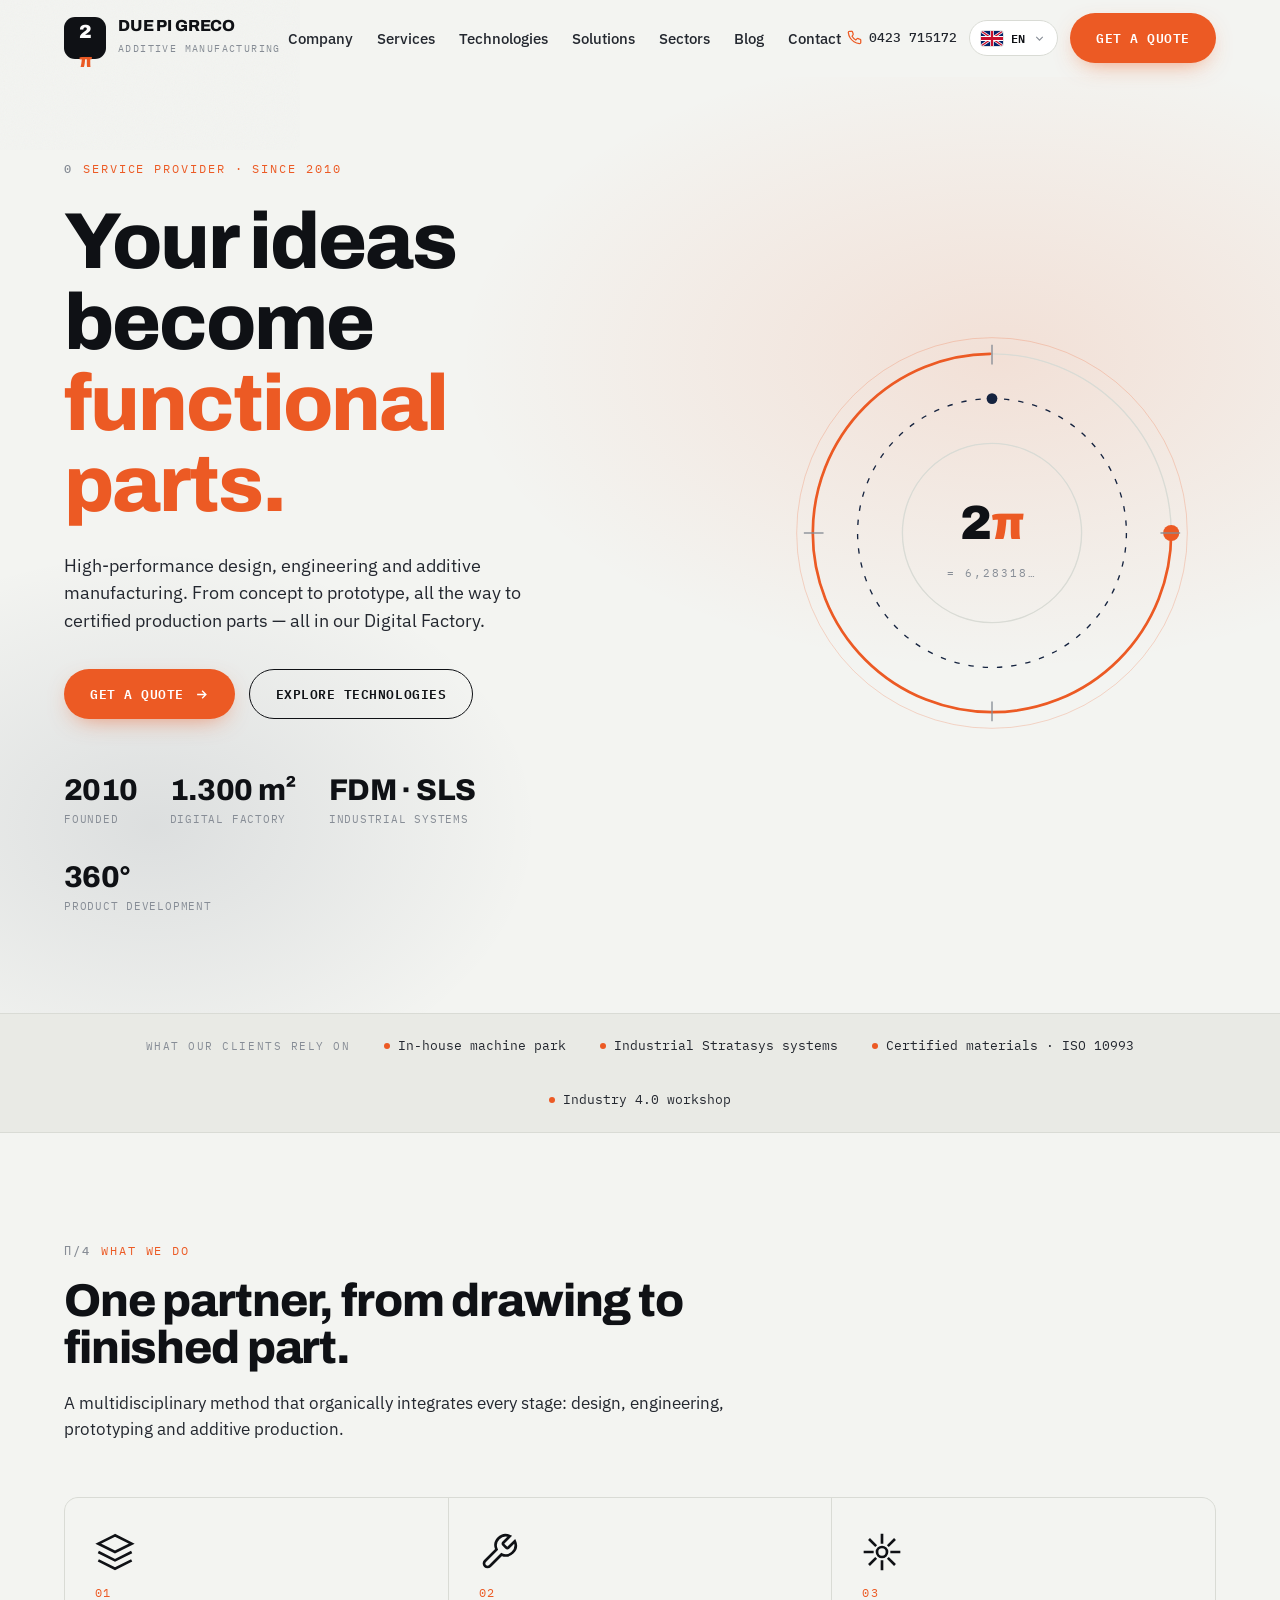
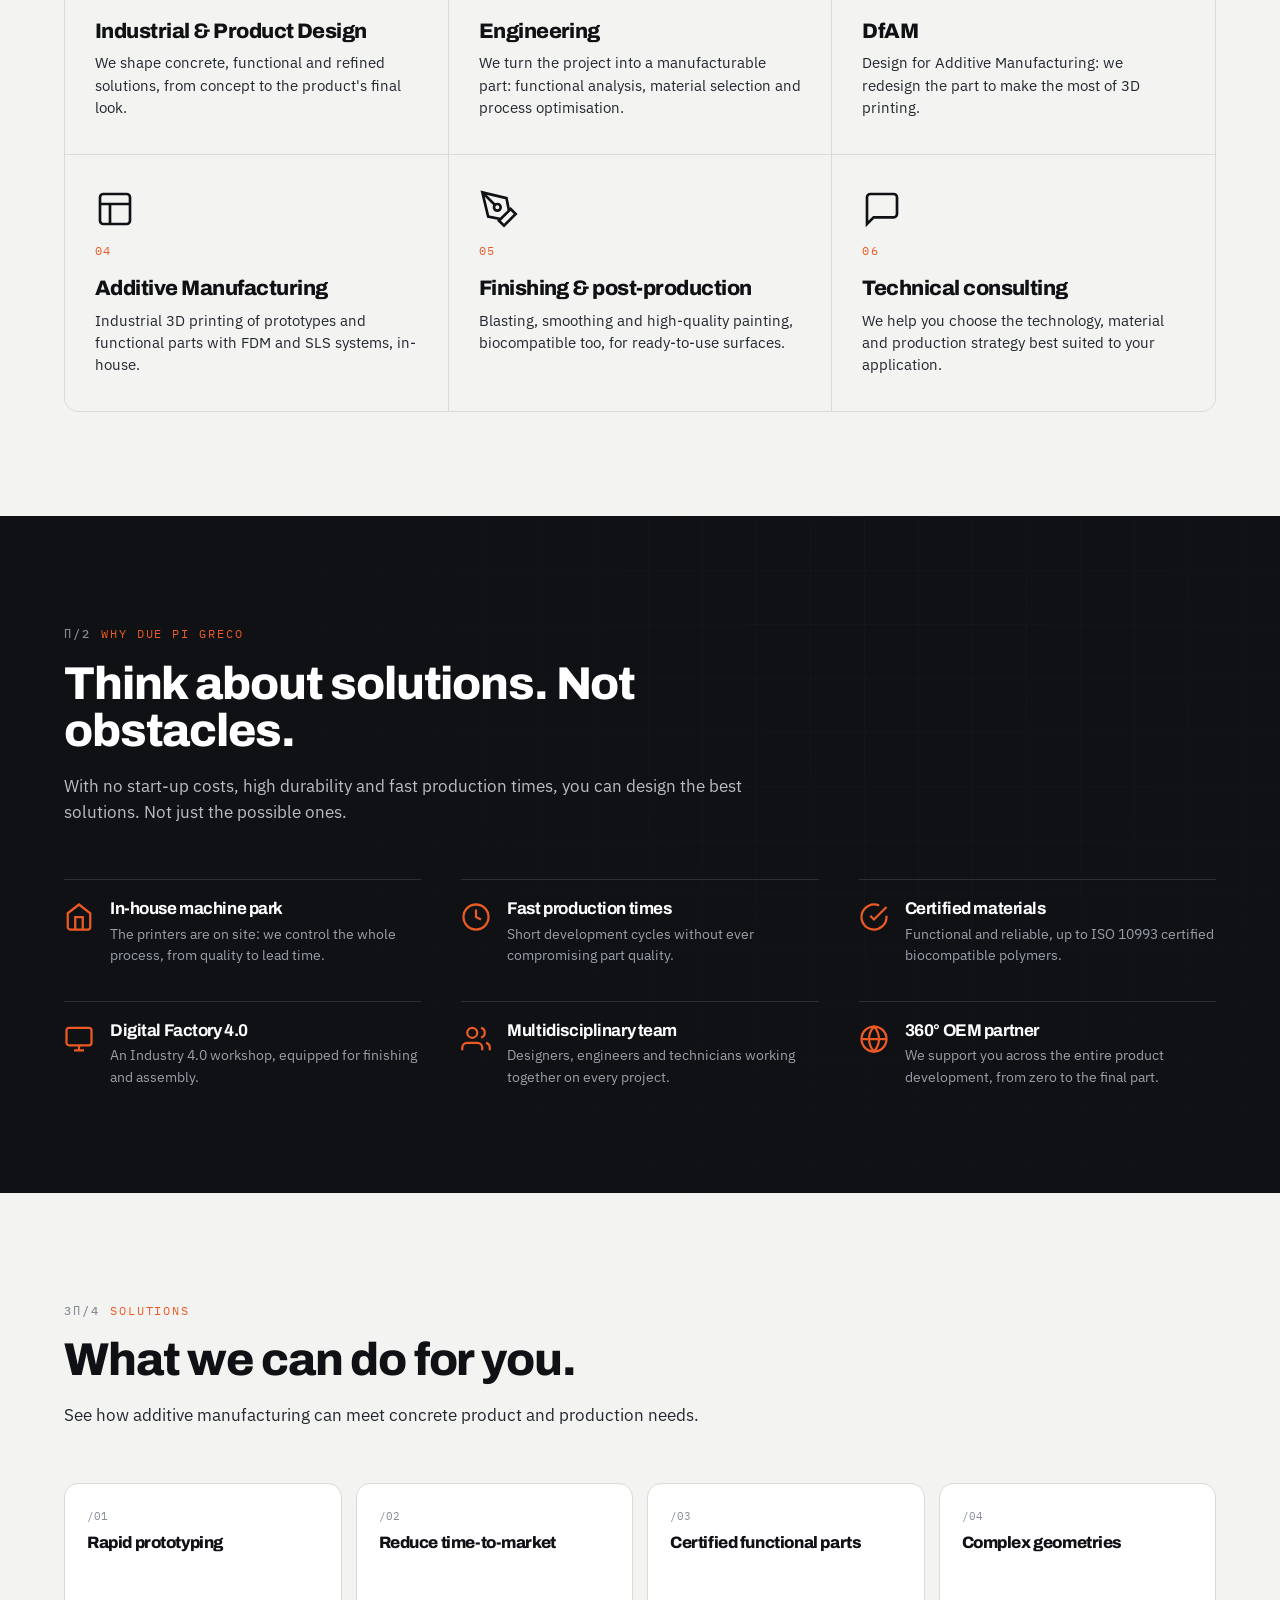
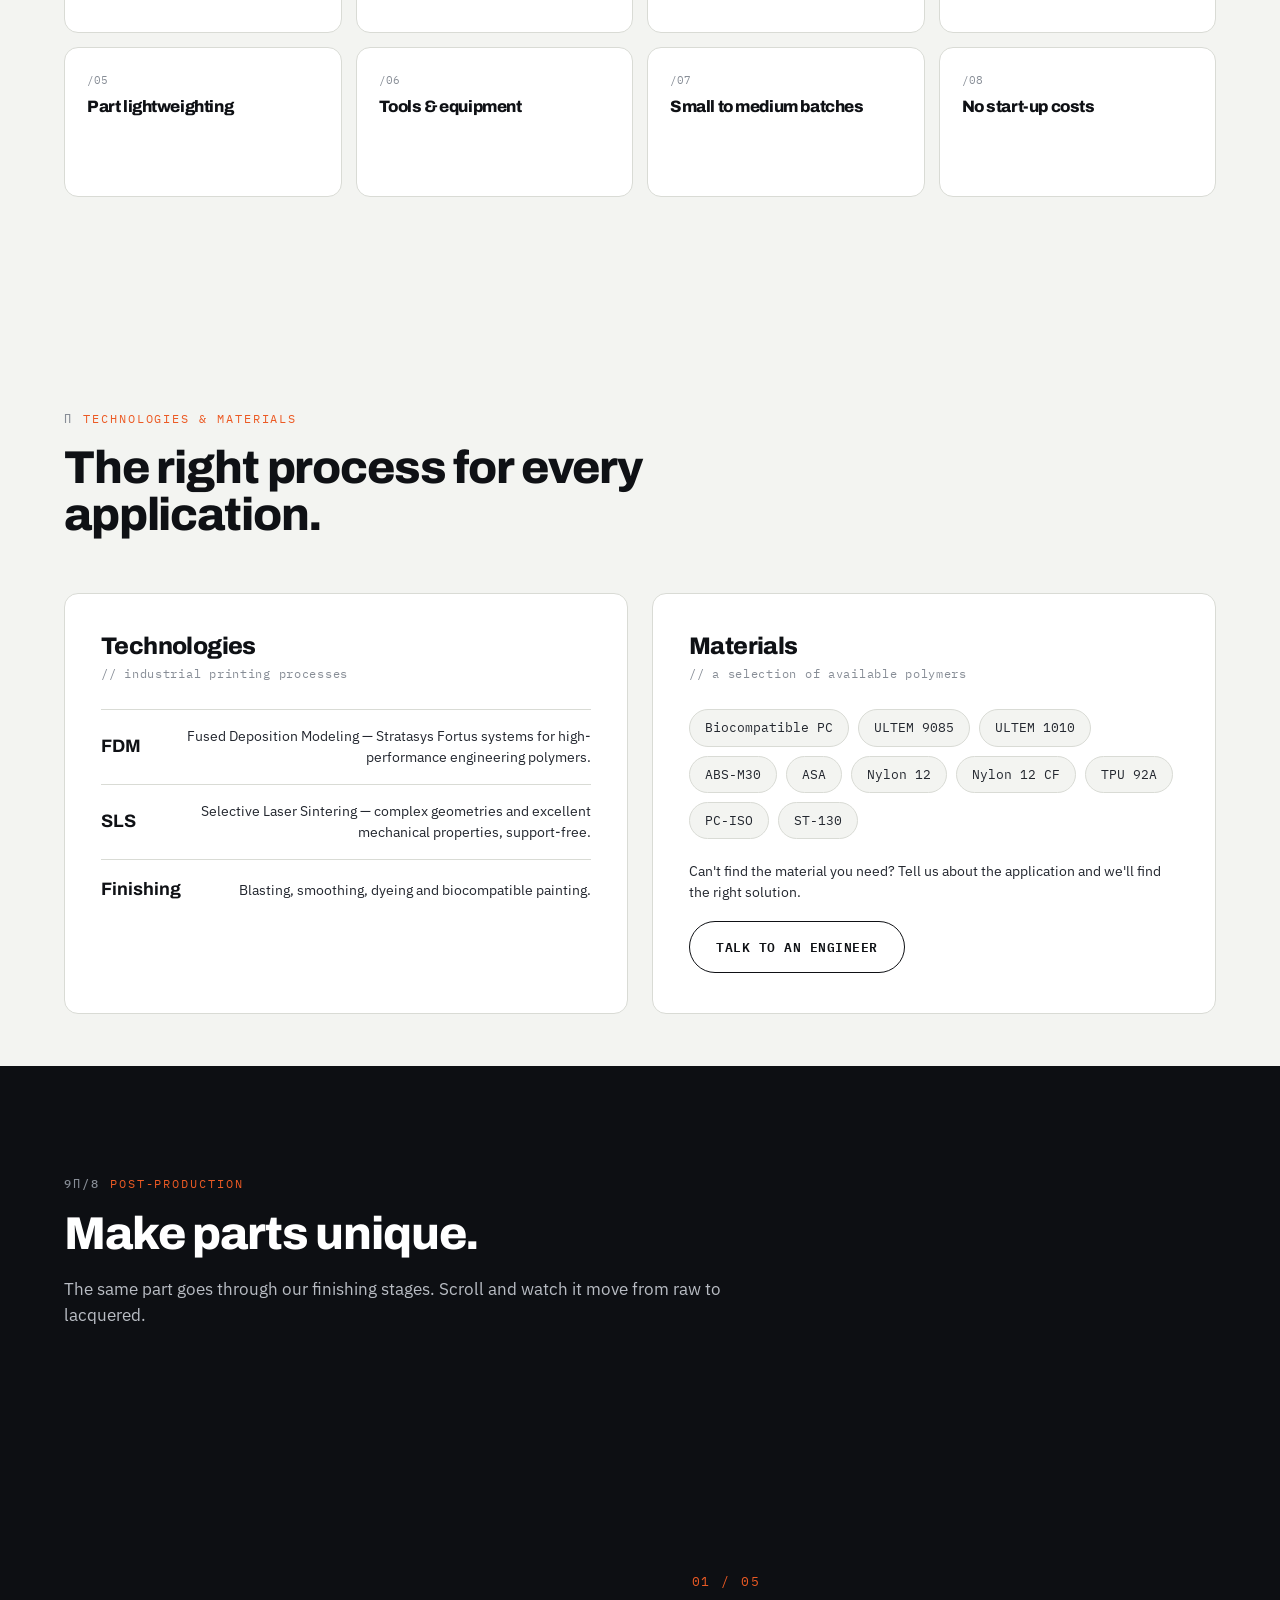
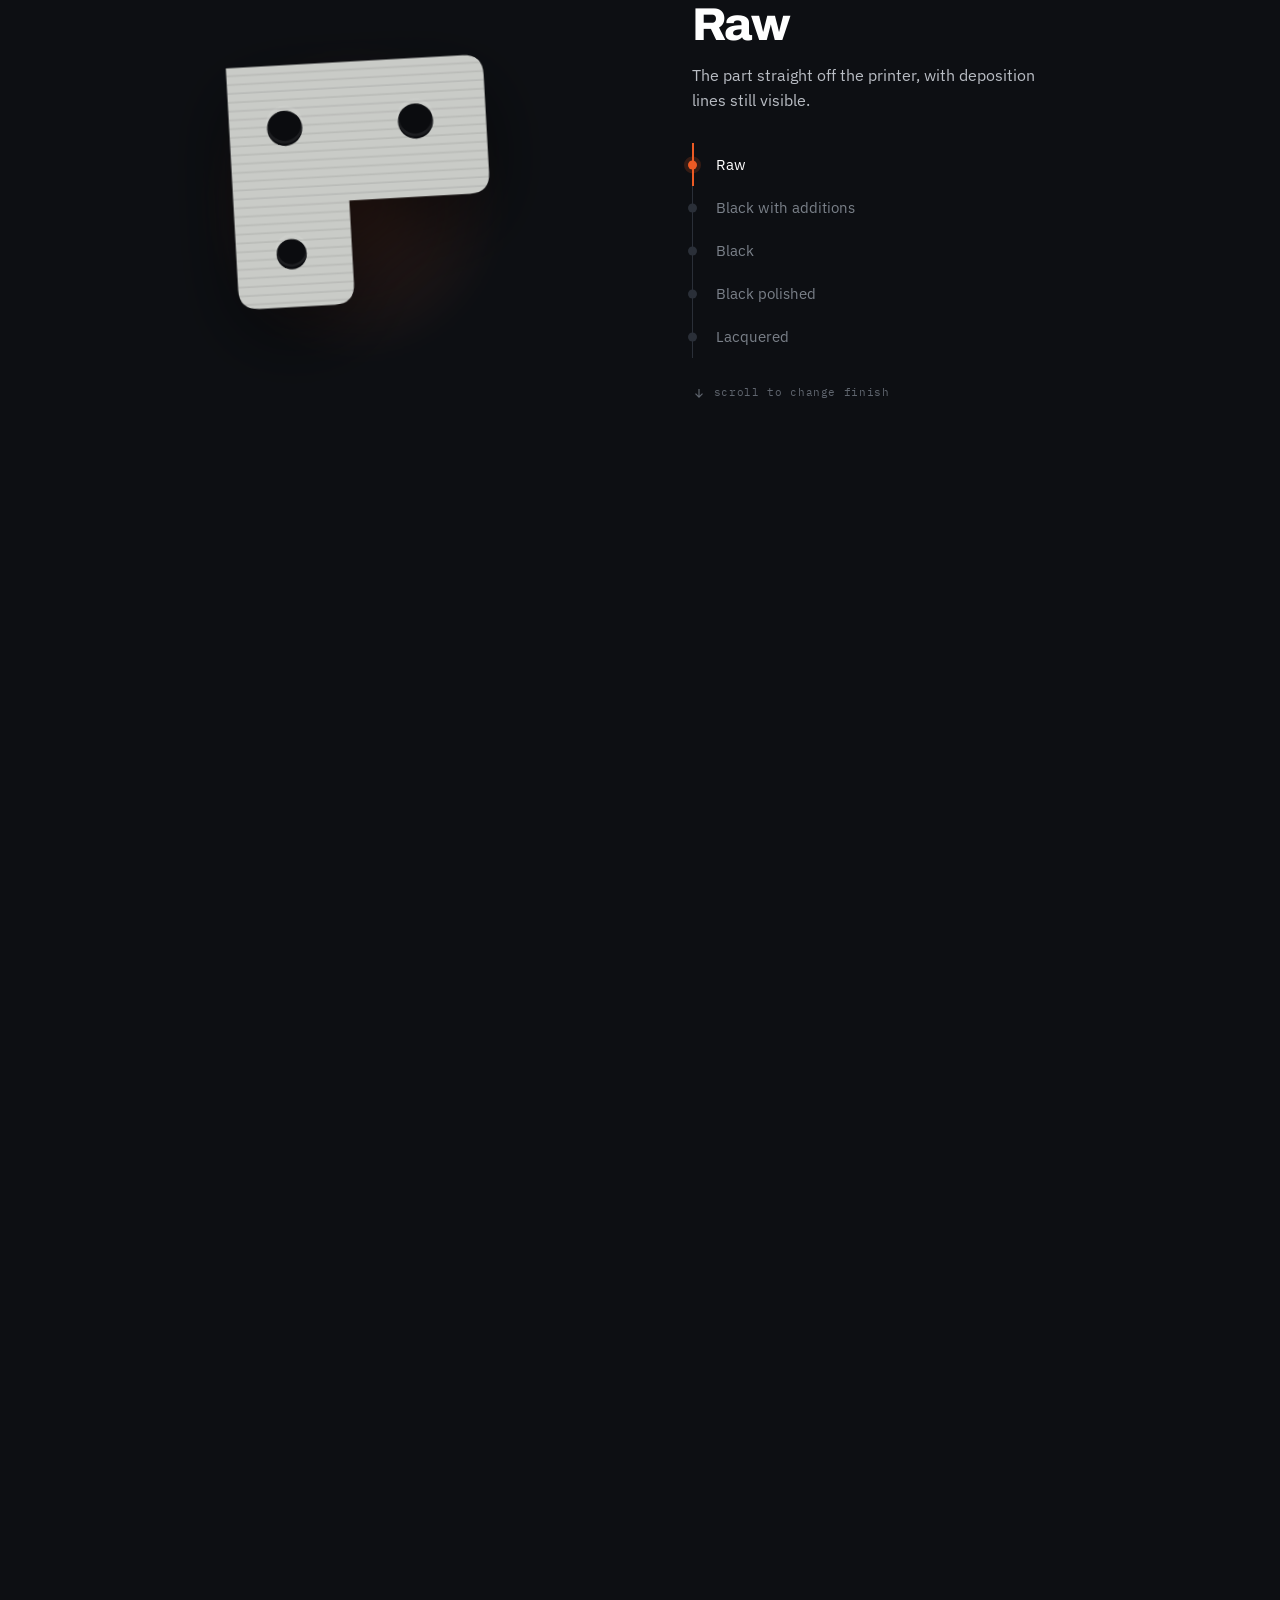
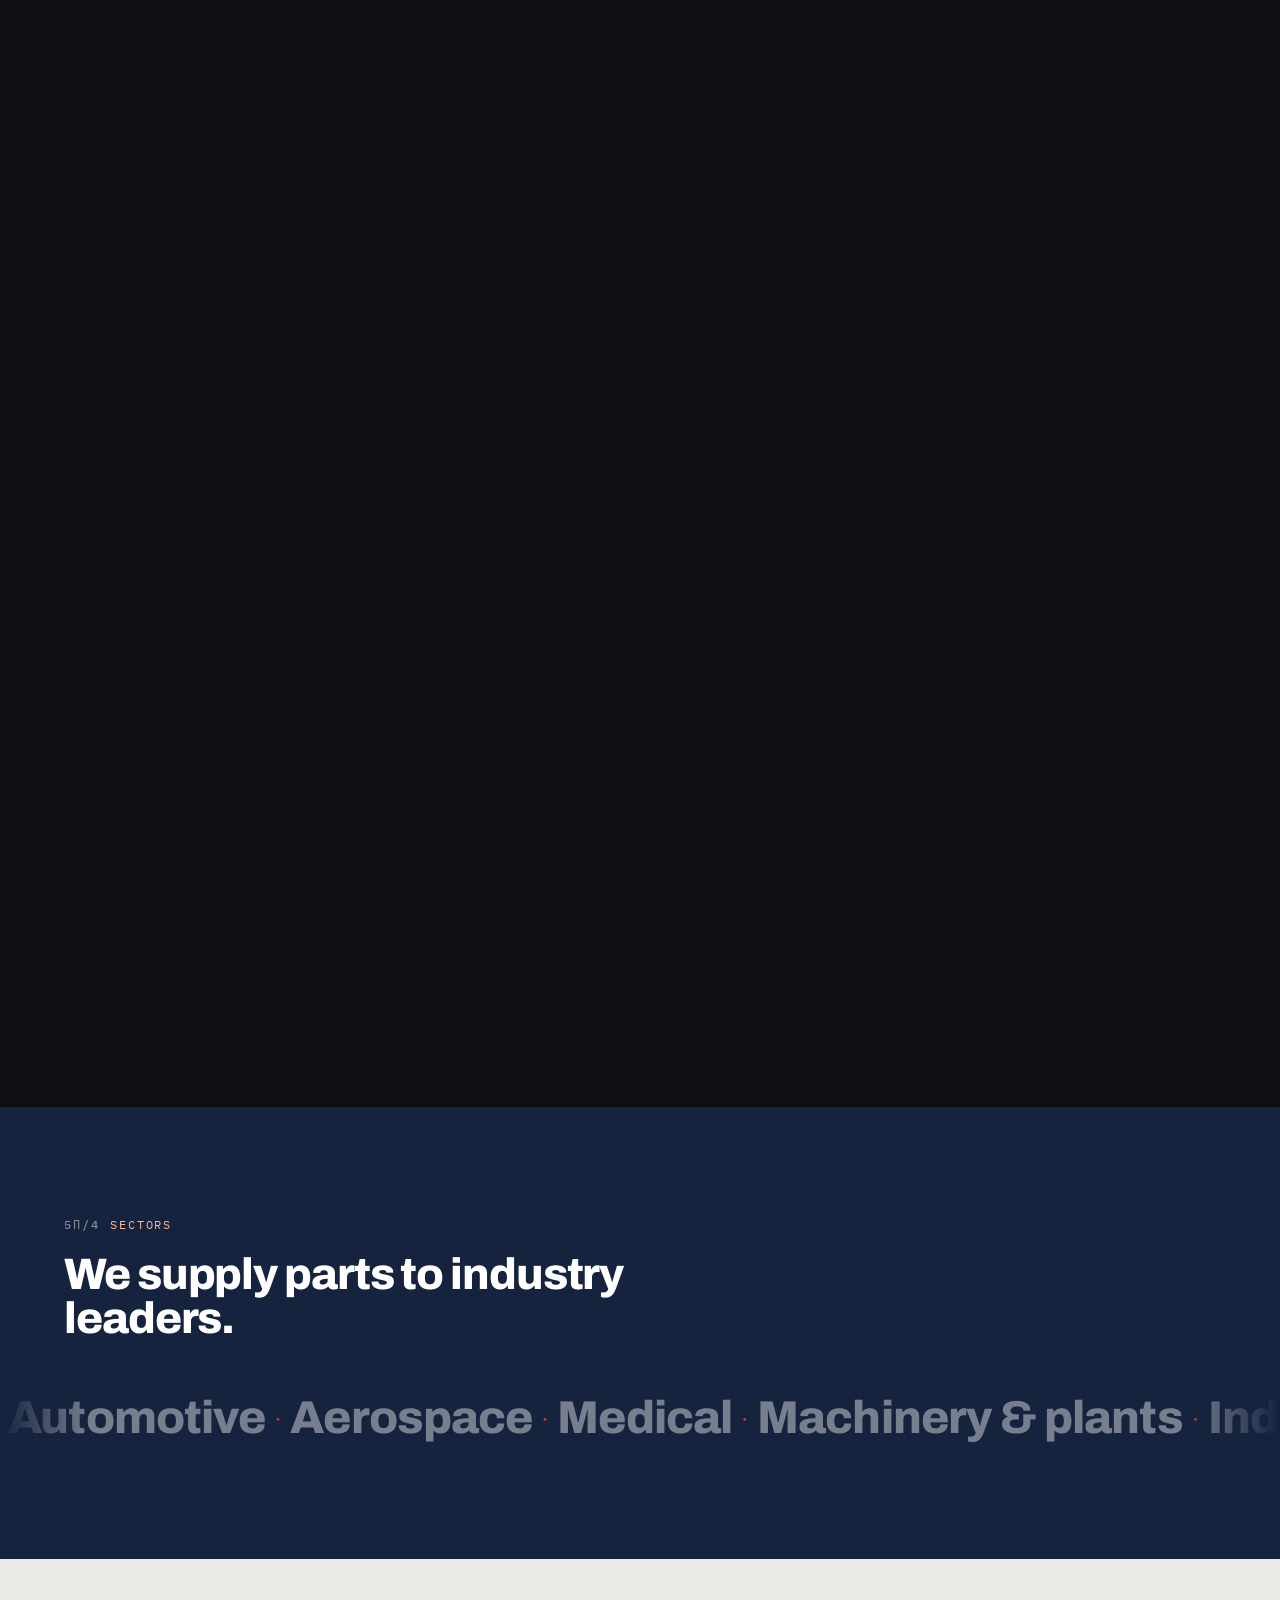
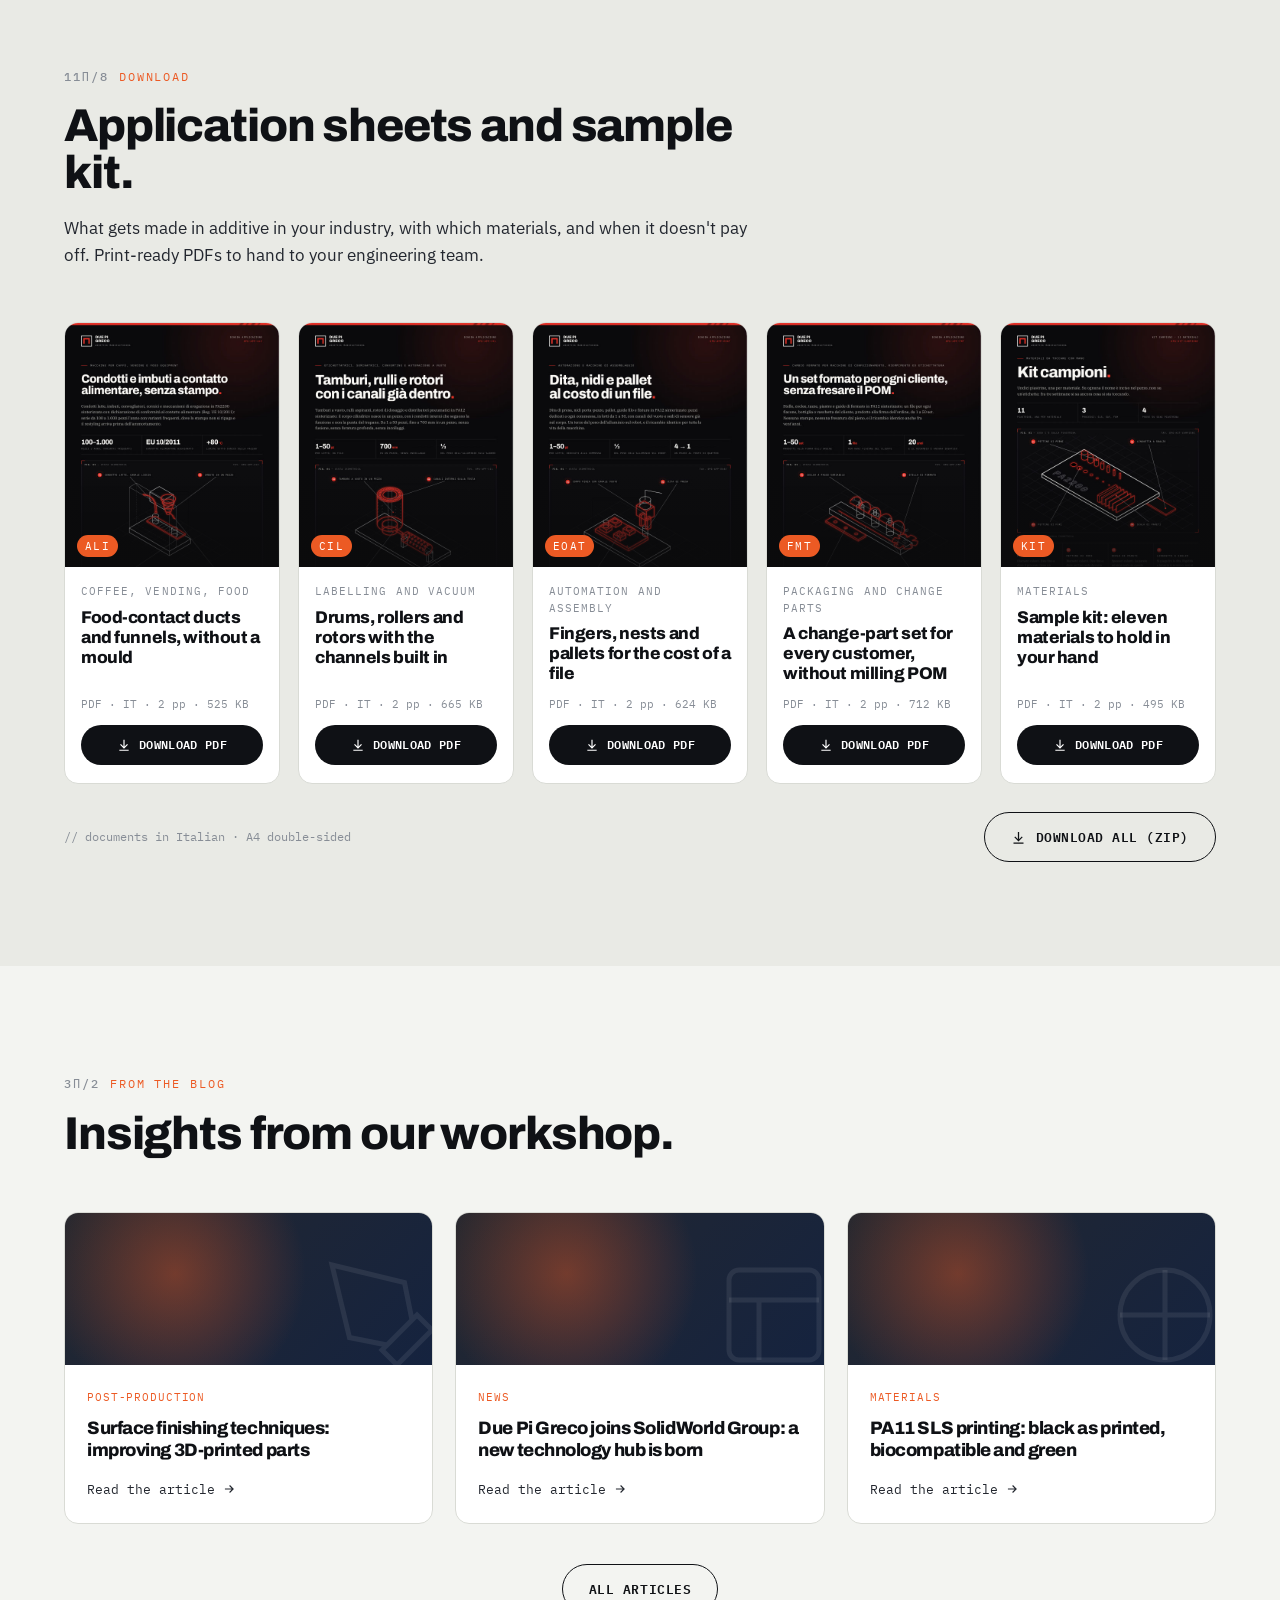
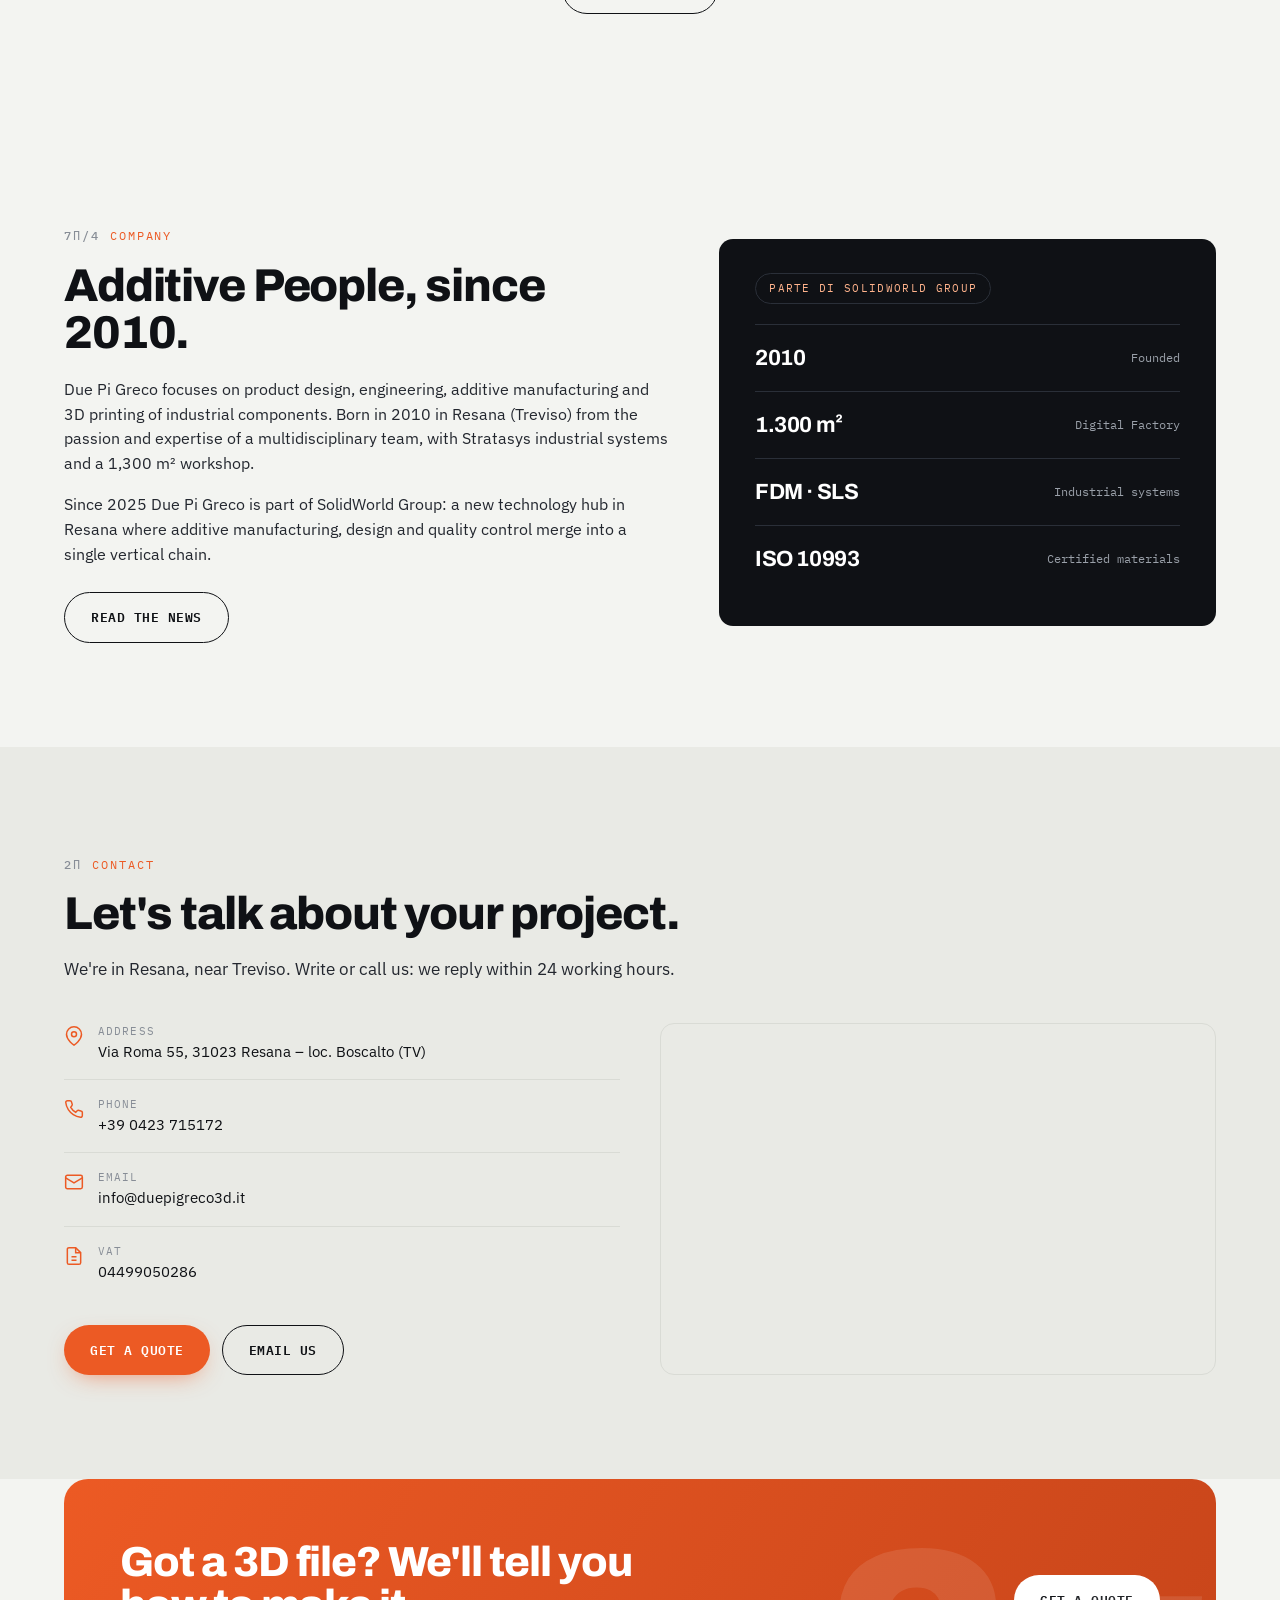
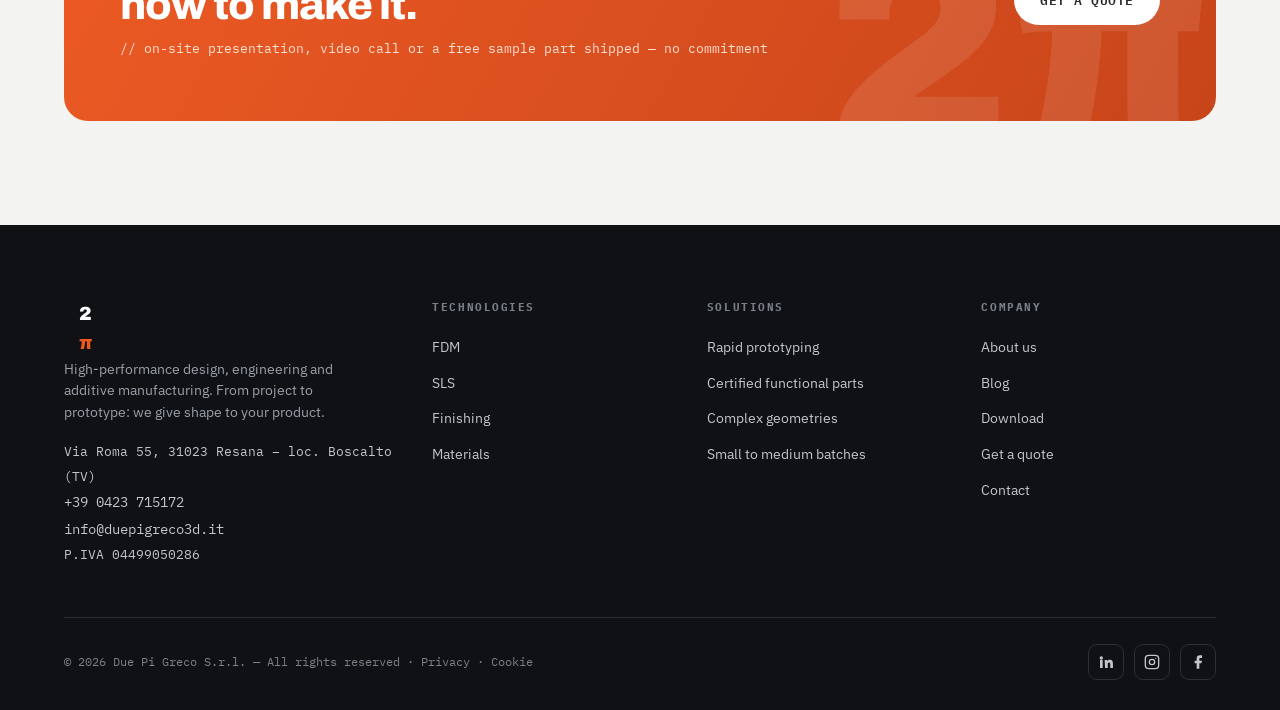
<file: Index.html>
<!DOCTYPE html>
<html lang="it">
<head>
<meta charset="UTF-8">
<meta name="viewport" content="width=device-width, initial-scale=1.0">
<title>Due Pi Greco — Additive Manufacturing & Stampa 3D industriale</title>
<link rel="preconnect" href="https://fonts.googleapis.com">
<link rel="preconnect" href="https://fonts.gstatic.com" crossorigin>
<link href="https://fonts.googleapis.com/css2?family=Archivo:wght@500;600;700;800;900&family=IBM+Plex+Mono:wght@400;500;600&family=IBM+Plex+Sans:wght@400;500;600;700&display=swap" rel="stylesheet">
<style>
  :root{
    --ink:#0f1115; --ink-2:#23272f; --paper:#f3f4f1; --paper-2:#e9eae5;
    --grey:#878d96; --line:#d9dbd5; --line-2:#2a2f38;
    --accent:#ec5a24; --accent-2:#ff7a47; --accent-deep:#c8451a;
    --blueprint:#15233f;
    --display:'Archivo',sans-serif; --body:'IBM Plex Sans',sans-serif; --mono:'IBM Plex Mono',monospace;
    --r:14px; --maxw:1200px;
  }
  *{box-sizing:border-box;margin:0;padding:0}
  html{scroll-behavior:smooth;scrollbar-color:var(--accent) transparent}
  @media (prefers-reduced-motion:reduce){html{scroll-behavior:auto}}
  body{font-family:var(--body);background:var(--paper);color:var(--ink);line-height:1.55;-webkit-font-smoothing:antialiased;overflow-x:hidden;position:relative}
  a{color:inherit;text-decoration:none}
  img{max-width:100%;display:block}
  ::selection{background:var(--accent);color:#fff}
  :focus-visible{outline:2px solid var(--accent);outline-offset:3px;border-radius:4px}
  .wrap{max-width:var(--maxw);margin:0 auto;padding:0 24px}
  section{padding:104px 0;scroll-margin-top:88px;position:relative}

  .grain{position:fixed;inset:0;pointer-events:none;z-index:300;opacity:.04;mix-blend-mode:multiply}
  .scrollbar{position:fixed;top:0;left:0;height:3px;width:0;background:linear-gradient(90deg,var(--accent),var(--accent-2));z-index:400;transition:width .08s linear}

  .eyebrow{font-family:var(--mono);font-size:12px;letter-spacing:.16em;text-transform:uppercase;color:var(--accent);display:inline-flex;align-items:center;gap:10px}
  .eyebrow::before{content:attr(data-rad);color:var(--grey);font-weight:500}
  h1,h2,h3{font-family:var(--display);font-weight:800;letter-spacing:-.025em;line-height:1.02}

  .btn{font-family:var(--mono);font-weight:600;font-size:13px;letter-spacing:.04em;text-transform:uppercase;cursor:pointer;border:none;border-radius:999px;padding:14px 26px;display:inline-flex;align-items:center;gap:10px;transition:transform .2s cubic-bezier(.2,.7,.2,1),background .2s,color .2s,box-shadow .2s}
  .btn svg{width:15px;height:15px;transition:transform .2s}
  .btn-accent{background:var(--accent);color:#fff;box-shadow:0 8px 24px -10px rgba(236,90,36,.7)}
  .btn-accent:hover{background:var(--accent-deep);transform:translateY(-2px);box-shadow:0 14px 30px -10px rgba(236,90,36,.8)}
  .btn-accent:hover svg{transform:translateX(4px)}
  .btn-ghost{background:transparent;color:var(--ink);border:1.5px solid var(--ink)}
  .btn-ghost:hover{background:var(--ink);color:#fff;transform:translateY(-2px)}
  .btn-light{background:#fff;color:var(--ink)}
  .btn-light:hover{transform:translateY(-2px);box-shadow:0 14px 30px -12px rgba(0,0,0,.4)}

  header{position:sticky;top:0;z-index:60;background:rgba(243,244,241,.82);backdrop-filter:blur(14px);border-bottom:1px solid transparent;transition:border-color .25s,box-shadow .25s}
  header.scrolled{border-bottom-color:var(--line);box-shadow:0 6px 26px -18px rgba(15,17,21,.5)}
  .nav{display:flex;align-items:center;justify-content:space-between;height:76px;transition:height .25s}
  header.scrolled .nav{height:64px}
  .brand{display:flex;align-items:center;gap:12px}
  .mark{width:42px;height:42px;border-radius:11px;background:var(--ink);display:grid;place-items:center;color:#fff;font-family:var(--display);font-weight:900;font-size:19px;flex-shrink:0;transition:transform .3s}
  .brand:hover .mark{transform:rotate(-8deg)}
  .mark span{color:var(--accent)}
  .brand b{font-family:var(--display);font-weight:800;font-size:16px;letter-spacing:-.01em;display:block;line-height:1}
  .brand small{font-family:var(--mono);font-size:10px;letter-spacing:.14em;text-transform:uppercase;color:var(--grey)}
  .menu{display:flex;gap:24px;list-style:none}
  .menu a{font-size:14.5px;font-weight:500;color:var(--ink-2);position:relative;padding:4px 0}
  .menu a::after{content:'';position:absolute;left:0;bottom:-2px;width:0;height:2px;background:var(--accent);transition:width .22s}
  .menu a:hover{color:var(--accent)}.menu a:hover::after{width:100%}
  .nav-actions{display:flex;align-items:center;gap:12px}
  .phone{font-family:var(--mono);font-size:13px;font-weight:500;color:var(--ink-2);display:flex;align-items:center;gap:7px;white-space:nowrap}
  .phone svg{width:15px;height:15px;color:var(--accent)}
  .burger{display:none;flex-direction:column;gap:5px;background:none;border:none;cursor:pointer;padding:8px}
  .burger span{width:24px;height:2px;background:var(--ink);display:block;transition:.2s}

  /* language switcher */
  .lang{position:relative}
  .lang-btn{display:flex;align-items:center;gap:8px;background:#fff;border:1.5px solid var(--line);border-radius:999px;padding:7px 11px;cursor:pointer;font-family:var(--mono);font-size:12px;font-weight:600;color:var(--ink);transition:border-color .2s}
  .lang-btn:hover{border-color:var(--accent)}
  .lang-btn .chev{width:13px;height:13px;color:var(--grey);transition:transform .2s}
  .lang-btn[aria-expanded="true"] .chev{transform:rotate(180deg)}
  .flag{width:22px;height:15px;border-radius:3px;overflow:hidden;display:inline-block;box-shadow:0 0 0 1px rgba(15,17,21,.12);flex-shrink:0}
  .flag svg{width:100%;height:100%;display:block}
  .lang-menu{position:absolute;right:0;top:calc(100% + 8px);background:#fff;border:1px solid var(--line);border-radius:13px;box-shadow:0 18px 44px -18px rgba(15,17,21,.4);padding:6px;min-width:182px;opacity:0;visibility:hidden;transform:translateY(-6px);transition:.18s;z-index:70}
  .lang-menu.open{opacity:1;visibility:visible;transform:none}
  .lang-menu button{display:flex;align-items:center;gap:11px;width:100%;background:none;border:none;cursor:pointer;padding:10px 12px;border-radius:9px;font-family:var(--body);font-size:14.5px;color:var(--ink-2);text-align:left;transition:background .15s}
  .lang-menu button:hover{background:var(--paper)}
  .lang-menu button[aria-selected="true"]{color:var(--accent);font-weight:600}

  .hero{padding:78px 0 96px;overflow:hidden}
  .hero::before{content:'';position:absolute;inset:0;z-index:-1;background:radial-gradient(900px 520px at 78% 30%,rgba(236,90,36,.13),transparent 60%),radial-gradient(700px 500px at 12% 80%,rgba(21,35,63,.10),transparent 55%)}
  .hero-grid{display:grid;grid-template-columns:1.05fr .95fr;gap:50px;align-items:center}
  .hero-h1{font-size:clamp(42px,6.2vw,80px);margin:22px 0 0}
  .hero-h1 span{display:block}
  .hero-h1 .accent{color:var(--accent)}
  .lead{font-size:18px;color:var(--ink-2);max-width:520px;margin:26px 0 34px}
  .hero-cta{display:flex;gap:14px;flex-wrap:wrap}
  .hero-stats{display:flex;gap:32px;margin-top:56px;flex-wrap:wrap}
  .stat b{font-family:var(--display);font-size:30px;font-weight:800;display:block;line-height:1;letter-spacing:-.02em}
  .stat span{font-family:var(--mono);font-size:11px;letter-spacing:.07em;text-transform:uppercase;color:var(--grey)}

  .geo{position:relative;aspect-ratio:1/1;width:100%;max-width:448px;margin-left:auto}
  .geo svg{width:100%;height:100%;overflow:visible}
  .spin{transform-origin:250px 250px;animation:spin 28s linear infinite}
  .spin-rev{transform-origin:250px 250px;animation:spin 44s linear infinite reverse}
  @keyframes spin{to{transform:rotate(360deg)}}
  .pulse{animation:pulse 4s ease-in-out infinite}
  @keyframes pulse{0%,100%{opacity:.5}50%{opacity:1}}
  @media (prefers-reduced-motion:reduce){.spin,.spin-rev,.pulse{animation:none}}
  .geo-cap{position:absolute;left:50%;top:50%;transform:translate(-50%,-50%);text-align:center;font-family:var(--display)}
  .geo-cap b{font-size:48px;font-weight:900;display:block;color:var(--ink);letter-spacing:-.03em}
  .geo-cap b i{font-style:normal;color:var(--accent)}
  .geo-cap span{font-family:var(--mono);font-size:11px;letter-spacing:.18em;text-transform:uppercase;color:var(--grey)}

  .trust{border-top:1px solid var(--line);border-bottom:1px solid var(--line);background:var(--paper-2);padding:22px 0}
  .trust-inner{display:flex;align-items:center;gap:34px;flex-wrap:wrap;justify-content:center}
  .trust-inner .lbl{font-family:var(--mono);font-size:11px;letter-spacing:.14em;text-transform:uppercase;color:var(--grey)}
  .trust-inner .pill{font-family:var(--mono);font-size:13px;color:var(--ink-2);display:flex;align-items:center;gap:8px}
  .trust-inner .dot{width:6px;height:6px;border-radius:50%;background:var(--accent)}

  .sec-head{max-width:690px;margin-bottom:54px}
  .sec-head h2{font-size:clamp(30px,4vw,46px);margin-top:16px}
  .sec-head p{color:var(--ink-2);font-size:17px;margin-top:18px}

  .svc-grid{display:grid;grid-template-columns:repeat(3,1fr);gap:1px;background:var(--line);border:1px solid var(--line);border-radius:var(--r);overflow:hidden}
  .svc{background:var(--paper);padding:34px 30px;transition:background .22s;position:relative;overflow:hidden}
  .svc::before{content:'';position:absolute;left:0;top:0;height:3px;width:0;background:var(--accent);transition:width .3s}
  .svc:hover{background:#fff}.svc:hover::before{width:100%}
  .svc .num{font-family:var(--mono);font-size:12px;color:var(--accent);letter-spacing:.1em}
  .svc h3{font-size:21px;margin:18px 0 10px}
  .svc p{font-size:14.5px;color:var(--ink-2)}
  .svc .ic{width:40px;height:40px;margin-bottom:6px;color:var(--ink)}

  .why{background:var(--ink);color:var(--paper)}
  .why::after{content:'';position:absolute;inset:0;background-image:linear-gradient(var(--line-2) 1px,transparent 1px),linear-gradient(90deg,var(--line-2) 1px,transparent 1px);background-size:54px 54px;opacity:.16;pointer-events:none;-webkit-mask-image:radial-gradient(circle at 70% 20%,#000,transparent 70%);mask-image:radial-gradient(circle at 70% 20%,#000,transparent 70%)}
  .why .wrap{position:relative;z-index:1}
  .why .sec-head h2{color:#fff}.why .sec-head p{color:#b9bdc4}
  .why-grid{display:grid;grid-template-columns:repeat(3,1fr);gap:34px 40px}
  .why-item{display:flex;gap:16px;align-items:flex-start;border-top:1px solid var(--line-2);padding-top:20px}
  .why-item .ic{width:30px;height:30px;color:var(--accent);flex-shrink:0;margin-top:2px}
  .why-item h3{font-size:17px;color:#fff;font-weight:700}
  .why-item p{font-size:14px;color:#9aa0a9;margin-top:6px}

  .sol-grid{display:grid;grid-template-columns:repeat(4,1fr);gap:14px}
  .sol{background:#fff;border:1px solid var(--line);border-radius:var(--r);padding:24px 22px;min-height:150px;display:flex;flex-direction:column;justify-content:space-between;transition:.22s;cursor:pointer}
  .sol:hover{border-color:var(--accent);transform:translateY(-4px);box-shadow:0 18px 40px -26px rgba(236,90,36,.6)}
  .sol .k{font-family:var(--mono);font-size:11px;color:var(--grey)}
  .sol h3{font-size:16.5px;line-height:1.18;margin-top:8px}
  .sol .arr{align-self:flex-end;color:var(--accent);width:20px;height:20px;opacity:0;transform:translateX(-4px);transition:.22s}
  .sol:hover .arr{opacity:1;transform:translateX(0)}

  .split{display:grid;grid-template-columns:1fr 1fr;gap:24px}
  .panel{background:#fff;border:1px solid var(--line);border-radius:var(--r);padding:40px 36px}
  .panel h3{font-size:24px;margin-bottom:6px}
  .panel .sub{font-family:var(--mono);font-size:12px;color:var(--grey);letter-spacing:.06em;margin-bottom:26px;display:block}
  .tech-row{display:flex;justify-content:space-between;align-items:center;gap:20px;padding:16px 0;border-top:1px solid var(--line)}
  .tech-row b{font-family:var(--display);font-size:18px;font-weight:700;flex-shrink:0}
  .tech-row span{font-size:13.5px;color:var(--ink-2);text-align:right}
  .tags{display:flex;flex-wrap:wrap;gap:9px;margin-top:6px}
  .tag{font-family:var(--mono);font-size:12.5px;border:1px solid var(--line);border-radius:999px;padding:8px 15px;color:var(--ink-2);background:var(--paper);transition:.18s}
  .tag:hover{border-color:var(--accent);color:var(--accent)}

  .finish{background:#0d0f13;color:#f3f4f1;padding-bottom:0}
  .finish .eyebrow{color:var(--accent)}
  .finish .sec-head h2{color:#fff}.finish .sec-head p{color:#b9bdc4}
  .finish-scroll{height:330vh;position:relative}
  .finish-sticky{position:sticky;top:0;height:100vh;display:flex;align-items:center}
  .finish-inner{display:grid;grid-template-columns:1.05fr .95fr;gap:48px;align-items:center;width:100%;max-width:var(--maxw);margin:0 auto;padding:0 24px}
  .finish-stage{position:relative;aspect-ratio:1/1;max-width:480px;width:100%;margin:0 auto;will-change:transform}
  .finish-stage::after{content:'';position:absolute;inset:8% 8% 4%;background:radial-gradient(closest-side,rgba(236,90,36,.16),transparent 75%);z-index:-1;filter:blur(8px)}
  .finish-layer{position:absolute;inset:0;display:grid;place-items:center;will-change:opacity}
  .finish-layer svg{width:84%;height:84%;filter:drop-shadow(0 26px 42px rgba(0,0,0,.55))}
  .finish-num{font-family:var(--mono);font-size:13px;letter-spacing:.14em;color:var(--accent)}
  .finish-name{font-size:clamp(28px,4vw,46px);color:#fff;margin:10px 0 14px;font-family:var(--display);font-weight:800;letter-spacing:-.025em}
  .finish-desc{color:#b9bdc4;font-size:16px;max-width:380px;min-height:50px}
  .finish-track{list-style:none;margin-top:30px;border-left:1px solid var(--line-2);padding:0}
  .finish-track button{background:none;border:none;cursor:pointer;font-family:var(--body);color:#7a8089;font-size:15px;padding:12px 0 12px 22px;display:block;position:relative;width:100%;text-align:left;transition:color .2s;margin-left:-1px;border-left:2px solid transparent}
  .finish-track button i{position:absolute;left:-6px;top:50%;transform:translateY(-50%);width:9px;height:9px;border-radius:50%;background:var(--line-2);transition:.2s}
  .finish-track button.active{color:#fff;border-left-color:var(--accent)}
  .finish-track button.active i{background:var(--accent);box-shadow:0 0 0 4px rgba(236,90,36,.18)}
  .finish-track button:hover{color:#c3c7cd}
  .finish-hint{font-family:var(--mono);font-size:11px;letter-spacing:.06em;color:#5f656e;margin-top:26px;display:flex;align-items:center;gap:8px}
  .finish-hint svg{width:14px;height:14px;animation:bob 1.8s ease-in-out infinite}
  @keyframes bob{0%,100%{transform:translateY(0)}50%{transform:translateY(4px)}}
  @media (prefers-reduced-motion:reduce){.finish-hint svg{animation:none}}

  .sectors{background:var(--blueprint);color:#fff;overflow:hidden;padding-bottom:104px}
  .sectors .eyebrow{color:#ffb38c}
  .sectors h2{color:#fff;font-size:clamp(28px,4vw,44px)}
  .marquee{overflow:hidden;margin-top:42px;-webkit-mask-image:linear-gradient(90deg,transparent,#000 7%,#000 93%,transparent);mask-image:linear-gradient(90deg,transparent,#000 7%,#000 93%,transparent)}
  .marquee-track{display:flex;align-items:center;width:max-content;animation:scrollx 40s linear infinite}
  .marquee:hover .marquee-track{animation-play-state:paused}
  @keyframes scrollx{to{transform:translateX(-50%)}}
  .chip{font-family:var(--display);font-weight:800;font-size:clamp(26px,4vw,46px);color:#fff;opacity:.42;white-space:nowrap;padding:0 .18em;letter-spacing:-.02em;transition:opacity .2s,color .2s}
  .chip:hover{opacity:1;color:#ffb38c}
  .marquee .dot{color:var(--accent);opacity:.7;font-size:.42em;padding:0 .35em;align-self:center}
  @media (prefers-reduced-motion:reduce){.marquee-track{animation:none;flex-wrap:wrap;justify-content:center}}

  .blog-grid{display:grid;grid-template-columns:repeat(3,1fr);gap:22px}
  .post{background:#fff;border:1px solid var(--line);border-radius:var(--r);overflow:hidden;transition:.22s;display:flex;flex-direction:column}
  .post:hover{transform:translateY(-5px);box-shadow:0 22px 48px -28px rgba(15,17,21,.5)}
  .post .ph{height:152px;background:linear-gradient(135deg,#23272f,var(--blueprint));position:relative;overflow:hidden}
  .post .ph::after{content:'';position:absolute;inset:0;background:radial-gradient(circle at 30% 40%,rgba(236,90,36,.55),transparent 48%);opacity:.75}
  .post .ph svg{position:absolute;right:-10px;bottom:-10px;width:120px;height:120px;color:rgba(255,255,255,.08)}
  .post .body{padding:24px 22px;flex:1;display:flex;flex-direction:column}
  .post .cat{font-family:var(--mono);font-size:11px;color:var(--accent);letter-spacing:.08em;text-transform:uppercase}
  .post h3{font-size:18px;margin:12px 0 0;line-height:1.22}
  .post .more{margin-top:auto;padding-top:18px;font-family:var(--mono);font-size:12.5px;color:var(--ink-2);display:flex;align-items:center;gap:7px;transition:gap .2s,color .2s}
  .post:hover .more{gap:12px;color:var(--accent)}
  .post .more svg{width:14px;height:14px}

  .cta-band{position:relative;overflow:hidden;background:linear-gradient(120deg,var(--accent),var(--accent-deep));color:#fff;border-radius:24px;padding:62px 56px;display:flex;justify-content:space-between;align-items:center;gap:30px;flex-wrap:wrap}
  .cta-band::after{content:'2π';position:absolute;right:6px;bottom:-70px;font-family:var(--display);font-weight:900;font-size:280px;color:rgba(255,255,255,.10);line-height:1;pointer-events:none}
  .cta-band h2{font-size:clamp(28px,4vw,42px);color:#fff;max-width:560px;position:relative}
  .cta-band p{font-family:var(--mono);font-size:13px;margin-top:12px;color:#ffe2d6;position:relative}
  .cta-band .btn{position:relative}

  footer{background:var(--ink);color:#c3c7cd;padding:74px 0 30px}
  .foot-grid{display:grid;grid-template-columns:1.4fr 1fr 1fr 1fr;gap:40px;padding-bottom:50px;border-bottom:1px solid var(--line-2)}
  .foot-col h4{font-family:var(--mono);font-size:11px;letter-spacing:.14em;text-transform:uppercase;color:#7a8089;margin-bottom:18px}
  .foot-col ul{list-style:none}.foot-col li{margin-bottom:11px}
  .foot-col a{font-size:14px;color:#c3c7cd;transition:color .15s}.foot-col a:hover{color:var(--accent)}
  .foot-brand .mark{margin-bottom:18px}
  .foot-brand p{font-size:14px;color:#9aa0a9;max-width:300px}
  .foot-contact{font-family:var(--mono);font-size:13px;color:#c3c7cd;margin-top:16px;line-height:1.9}
  .foot-contact a:hover{color:var(--accent)}
  .foot-bottom{display:flex;justify-content:space-between;align-items:center;padding-top:26px;flex-wrap:wrap;gap:14px}
  .foot-bottom small{font-family:var(--mono);font-size:11.5px;color:#7a8089}
  .foot-bottom small a:hover{color:var(--accent)}
  .socials{display:flex;gap:10px}
  .socials a{width:36px;height:36px;border:1px solid var(--line-2);border-radius:9px;display:grid;place-items:center;color:#c3c7cd;transition:.18s}
  .socials a:hover{background:var(--accent);border-color:var(--accent);color:#fff;transform:translateY(-2px)}
  .socials svg{width:16px;height:16px}

  .overlay{position:fixed;inset:0;background:rgba(15,17,21,.64);backdrop-filter:blur(5px);z-index:100;display:none;align-items:center;justify-content:center;padding:24px}
  .overlay.open{display:flex}
  .modal{background:var(--paper);width:100%;max-width:620px;border-radius:20px;overflow:hidden;position:relative;max-height:92vh;display:flex;flex-direction:column;animation:pop .3s cubic-bezier(.2,.7,.2,1)}
  @keyframes pop{from{opacity:0;transform:translateY(14px) scale(.98)}to{opacity:1;transform:none}}
  .modal-head{padding:30px 34px 22px;border-bottom:1px solid var(--line);display:flex;justify-content:space-between;align-items:flex-start;gap:20px}
  .modal-head h3{font-size:23px}
  .modal-head p{font-size:13.5px;color:var(--ink-2);margin-top:8px;max-width:400px}
  .close-x{background:none;border:1px solid var(--line);border-radius:9px;width:38px;height:38px;cursor:pointer;display:grid;place-items:center;flex-shrink:0;transition:.15s}
  .close-x:hover{background:var(--ink);color:#fff}.close-x svg{width:16px;height:16px}
  .modal-body{padding:28px 34px 12px;overflow-y:auto}
  .step{display:none}.step.active{display:block;animation:fade .3s ease}
  @keyframes fade{from{opacity:0;transform:translateY(8px)}to{opacity:1;transform:none}}
  .choice{width:100%;text-align:left;background:#fff;border:1.5px solid var(--line);border-radius:var(--r);padding:22px 24px;display:flex;justify-content:space-between;align-items:center;cursor:pointer;margin-bottom:14px;transition:.18s;font-family:var(--body)}
  .choice:hover{border-color:var(--accent);transform:translateX(4px)}
  .choice b{font-family:var(--display);font-size:17px;display:block}
  .choice small{font-size:13px;color:var(--ink-2)}
  .choice svg{width:20px;height:20px;color:var(--accent);flex-shrink:0}
  .field{margin-bottom:18px}
  .field label{font-family:var(--mono);font-size:12px;letter-spacing:.04em;text-transform:uppercase;color:var(--ink-2);display:block;margin-bottom:8px}
  .field input,.field select,.field textarea{width:100%;font-family:var(--body);font-size:15px;padding:13px 15px;border:1.5px solid var(--line);border-radius:10px;background:#fff;color:var(--ink)}
  .field input:focus,.field select:focus,.field textarea:focus{outline:none;border-color:var(--accent)}
  .dropzone{border:1.6px dashed var(--grey);border-radius:var(--r);padding:30px;text-align:center;cursor:pointer;background:#fff;transition:.18s}
  .dropzone:hover{border-color:var(--accent)}
  .dropzone svg{width:34px;height:34px;color:var(--accent);margin:0 auto 12px}
  .dropzone b{font-family:var(--display);font-size:16px;display:block}
  .dropzone small{font-size:12.5px;color:var(--grey);font-family:var(--mono)}
  .dropzone.filled{border-style:solid;border-color:var(--accent)}
  .sizes{display:grid;grid-template-columns:repeat(3,1fr);gap:10px;margin-top:8px}
  .size-opt{border:1.5px solid var(--line);border-radius:10px;padding:14px 10px;text-align:center;cursor:pointer;background:#fff;transition:.15s}
  .size-opt:hover{border-color:var(--accent)}
  .size-opt.sel{border-color:var(--accent);background:#fff5f1}
  .size-opt b{font-family:var(--display);font-size:18px;display:block}
  .size-opt span{font-family:var(--mono);font-size:10.5px;color:var(--grey);text-transform:uppercase;letter-spacing:.06em}
  .two{display:grid;grid-template-columns:1fr 1fr;gap:16px}
  .modal-foot{display:flex;justify-content:space-between;align-items:center;margin-top:8px}
  .back-link{font-family:var(--mono);font-size:13px;color:var(--ink-2);background:none;border:none;cursor:pointer;display:flex;align-items:center;gap:7px}
  .back-link:hover{color:var(--accent)}.back-link svg{width:14px;height:14px}
  .progress{display:flex;align-items:center;gap:12px}
  .progress svg{width:34px;height:34px;transform:rotate(-90deg)}
  .progress .track{fill:none;stroke:var(--line);stroke-width:4}
  .progress .fill{fill:none;stroke:var(--accent);stroke-width:4;stroke-linecap:round;transition:stroke-dashoffset .4s ease}
  .progress span{font-family:var(--mono);font-size:11px;color:var(--grey)}
  .modal-prog{padding:14px 34px 24px;display:flex;justify-content:flex-end}
  .done{text-align:center;padding:20px 0}
  .done .check{width:64px;height:64px;border-radius:50%;background:#fff5f1;display:grid;place-items:center;margin:0 auto 18px}
  .done .check svg{width:30px;height:30px;color:var(--accent)}
  .done h3{font-size:24px;margin-bottom:10px}
  .done p{font-size:15px;color:var(--ink-2);max-width:380px;margin:0 auto}

  .az-grid{display:grid;grid-template-columns:1.1fr .9fr;gap:48px;align-items:center}
  .az-panel{background:var(--ink);color:#fff;border-radius:var(--r);padding:34px 36px}
  .az-panel .swg{font-family:var(--mono);font-size:11px;letter-spacing:.12em;text-transform:uppercase;color:#ffb38c;border:1px solid var(--line-2);border-radius:999px;padding:6px 13px;display:inline-block;margin-bottom:20px}
  .az-fact{display:flex;justify-content:space-between;align-items:center;border-top:1px solid var(--line-2);padding:16px 0}
  .az-fact b{font-family:var(--display);font-size:22px;letter-spacing:-.02em}
  .az-fact span{font-family:var(--mono);font-size:12px;color:#9aa0a9}
  .contact{background:var(--paper-2)}
  .contact-grid{display:grid;grid-template-columns:1fr 1fr;gap:40px;align-items:stretch}
  .contact-info .row{display:flex;gap:14px;padding:16px 0;border-top:1px solid var(--line)}
  .contact-info .row:first-child{border-top:none;padding-top:0}
  .contact-info .ic{width:20px;height:20px;color:var(--accent);flex-shrink:0;margin-top:3px}
  .contact-info .lbl{font-family:var(--mono);font-size:11px;text-transform:uppercase;letter-spacing:.1em;color:var(--grey)}
  .contact-info .val{font-size:15px;color:var(--ink)}
  .contact-info .val a{color:inherit}.contact-info .val a:hover{color:var(--accent)}
  .contact-cta{display:flex;gap:12px;flex-wrap:wrap;margin-top:26px}
  .contact-map{border-radius:var(--r);overflow:hidden;border:1px solid var(--line);min-height:330px}
  .contact-map iframe{width:100%;height:100%;min-height:330px;border:0;display:block}

  /* download schede */
  .downloads{background:var(--paper-2)}
  .dl-grid{display:grid;grid-template-columns:repeat(5,1fr);gap:18px}
  .dl-card{background:#fff;border:1px solid var(--line);border-radius:var(--r);overflow:hidden;display:flex;flex-direction:column;transition:.22s}
  .dl-card:hover{transform:translateY(-5px);box-shadow:0 22px 48px -28px rgba(15,17,21,.5)}
  .dl-thumb{aspect-ratio:210/240;background:#0b0b0c;overflow:hidden;position:relative}
  .dl-thumb img{width:100%;height:auto;transition:transform .5s cubic-bezier(.2,.7,.2,1)}
  .dl-card:hover .dl-thumb img{transform:scale(1.04)}
  .dl-thumb::after{content:'';position:absolute;inset:auto 0 0 0;height:40%;background:linear-gradient(transparent,rgba(11,11,12,.85))}
  .dl-code{position:absolute;left:12px;bottom:10px;z-index:1;font-family:var(--mono);font-size:10.5px;letter-spacing:.12em;color:#fff;background:var(--accent);padding:3px 8px;border-radius:999px}
  .dl-body{padding:16px 16px 18px;display:flex;flex-direction:column;flex:1}
  .dl-body small{font-family:var(--mono);font-size:10.5px;letter-spacing:.1em;text-transform:uppercase;color:var(--grey)}
  .dl-body h3{font-size:17px;line-height:1.18;margin-top:8px;flex:1}
  .dl-meta{font-family:var(--mono);font-size:11px;color:var(--grey);margin-top:12px}
  .dl-btn{margin-top:12px;display:inline-flex;align-items:center;justify-content:center;gap:8px;font-family:var(--mono);font-weight:600;font-size:11.5px;letter-spacing:.03em;text-transform:uppercase;padding:11px 12px;border-radius:999px;background:var(--ink);color:#fff;transition:background .2s;white-space:nowrap}
  .dl-btn svg{width:14px;height:14px}
  .dl-btn:hover{background:var(--accent)}
  .dl-foot{display:flex;align-items:center;justify-content:space-between;gap:18px;flex-wrap:wrap;margin-top:28px}
  .dl-foot p{font-family:var(--mono);font-size:12px;color:var(--grey)}
  @media (max-width:1100px){.dl-grid{grid-template-columns:repeat(3,1fr)}}
  @media (max-width:760px){.dl-grid{grid-template-columns:repeat(2,1fr);gap:12px}.dl-body{padding:12px}.dl-body h3{font-size:15px}.dl-meta{font-size:10px}.dl-btn{font-size:10px;letter-spacing:0;padding:10px 8px;gap:5px}.dl-btn svg{width:12px;height:12px}}
  @media(max-width:980px){.az-grid,.contact-grid{grid-template-columns:1fr;gap:28px}}

  .reveal{opacity:0;transform:translateY(26px);filter:blur(6px);transition:opacity .7s cubic-bezier(.2,.7,.2,1),transform .7s cubic-bezier(.2,.7,.2,1),filter .7s}
  .reveal.in{opacity:1;transform:none;filter:none}
  [data-rise]{opacity:0;transform:translateY(22px)}
  body.loaded [data-rise]{opacity:1;transform:none;transition:opacity .8s cubic-bezier(.2,.7,.2,1),transform .8s cubic-bezier(.2,.7,.2,1)}
  body.loaded [data-rise="1"]{transition-delay:.05s}
  body.loaded [data-rise="2"]{transition-delay:.13s}
  body.loaded [data-rise="3"]{transition-delay:.21s}
  body.loaded [data-rise="4"]{transition-delay:.30s}
  body.loaded [data-rise="5"]{transition-delay:.40s}
  body.loaded [data-rise="6"]{transition-delay:.52s}
  @media (prefers-reduced-motion:reduce){.reveal,[data-rise]{opacity:1;transform:none;filter:none;transition:none}}

  @media (max-width:980px){
    .menu,.phone{display:none}
    .burger{display:flex}
    .hero-grid{grid-template-columns:1fr;gap:40px}
    .geo{max-width:330px;margin:0 auto}
    .svc-grid,.why-grid,.sol-grid{grid-template-columns:1fr 1fr}
    .split,.blog-grid{grid-template-columns:1fr}
    .foot-grid{grid-template-columns:1fr 1fr;gap:34px}
    .finish-inner{grid-template-columns:1fr;gap:22px}
    .finish-stage{max-width:280px}
    .finish-scroll{height:280vh}
  }
  @media (max-width:560px){
    section{padding:66px 0}
    .svc-grid,.why-grid,.sol-grid{grid-template-columns:1fr}
    .foot-grid{grid-template-columns:1fr}
    .cta-band{padding:40px 30px}
    .two{grid-template-columns:1fr}
    .modal-head,.modal-body,.modal-prog{padding-left:24px;padding-right:24px}
    .nav-actions>.btn-accent{display:none}
  }
  .mobile-menu{display:none;background:var(--paper);border-bottom:1px solid var(--line);padding:14px 24px 22px}
  .mobile-menu.open{display:block}
  .mobile-menu a{display:block;padding:11px 0;font-size:16px;border-bottom:1px solid var(--line)}
  .mobile-menu .btn{margin-top:16px;width:100%;justify-content:center}
</style>
</head>
<body>
<svg class="grain"><filter id="n"><feTurbulence type="fractalNoise" baseFrequency="0.9" numOctaves="3"/></filter><rect width="100%" height="100%" filter="url(#n)"/></svg>
<div class="scrollbar" id="scrollbar"></div>

<header id="header">
  <div class="wrap nav">
    <a href="#" class="brand" aria-label="Due Pi Greco"><div class="mark">2<span>π</span></div><div><b>DUE PI GRECO</b><small>Additive Manufacturing</small></div></a>
    <nav>
      <ul class="menu">
        <li><a href="#azienda" data-i18n="nav_az">Azienda</a></li>
        <li><a href="#servizi" data-i18n="nav_serv">Servizi</a></li>
        <li><a href="#tecnologie" data-i18n="nav_tech">Tecnologie</a></li>
        <li><a href="#soluzioni" data-i18n="nav_sol">Soluzioni</a></li>
        <li><a href="#settori" data-i18n="nav_sect">Settori</a></li>
        <li><a href="#blog" data-i18n="nav_blog">Blog</a></li>
        <li><a href="#contatti" data-i18n="nav_cont">Contatti</a></li>
      </ul>
    </nav>
    <div class="nav-actions">
      <a class="phone" href="tel:+390423715172"><svg viewBox="0 0 24 24" fill="none" stroke="currentColor" stroke-width="2"><path d="M22 16.92v3a2 2 0 0 1-2.18 2 19.79 19.79 0 0 1-8.63-3.07 19.5 19.5 0 0 1-6-6 19.79 19.79 0 0 1-3.07-8.67A2 2 0 0 1 4.11 2h3a2 2 0 0 1 2 1.72c.13.81.36 1.6.7 2.34a2 2 0 0 1-.45 2.11L8.09 9.91a16 16 0 0 0 6 6l1.74-1.74a2 2 0 0 1 2.11-.45c.74.34 1.53.57 2.34.7A2 2 0 0 1 22 16.92z"/></svg>0423 715172</a>
      <div class="lang">
        <button class="lang-btn" id="langBtn" aria-haspopup="listbox" aria-expanded="false"><span class="flag" id="langFlag"></span><span id="langCode">IT</span><svg class="chev" viewBox="0 0 24 24" fill="none" stroke="currentColor" stroke-width="2"><path d="M6 9l6 6 6-6"/></svg></button>
        <div class="lang-menu" id="langMenu" role="listbox"></div>
      </div>
      <button class="btn btn-accent" onclick="openModal()" data-i18n="cta_quote">Richiedi preventivo</button>
      <button class="burger" id="burger" aria-label="Menu"><span></span><span></span><span></span></button>
    </div>
  </div>
  <div class="mobile-menu" id="mobileMenu">
    <a href="#azienda" data-i18n="nav_az">Azienda</a><a href="#servizi" data-i18n="nav_serv">Servizi</a><a href="#tecnologie" data-i18n="nav_tech">Tecnologie</a><a href="#materiali" data-i18n="nav_mat">Materiali</a><a href="#finitura" data-i18n="nav_fin">Finitura</a><a href="#soluzioni" data-i18n="nav_sol">Soluzioni</a><a href="#settori" data-i18n="nav_sect">Settori</a><a href="#blog" data-i18n="nav_blog">Blog</a><a href="#download" data-i18n="nav_dl">Download</a><a href="#contatti" data-i18n="nav_cont">Contatti</a>
    <button class="btn btn-accent" onclick="openModal()" data-i18n="cta_quote">Richiedi preventivo</button>
  </div>
</header>

<section class="hero">
  <div class="wrap hero-grid">
    <div>
      <span class="eyebrow" data-rad="0" data-rise="1" data-i18n="hero_ey">Service provider · dal 2010</span>
      <h1 class="hero-h1"><span data-rise="2" data-i18n="hero_h1a">Le tue idee diventano</span><span class="accent" data-rise="3" data-i18n="hero_h1b">componenti funzionali.</span></h1>
      <p class="lead" data-rise="4" data-i18n="hero_lead">Design, ingegnerizzazione e additive manufacturing ad alte prestazioni. Dal progetto al prototipo, fino alla produzione di parti e componenti certificati — tutto nella nostra Digital Factory.</p>
      <div class="hero-cta" data-rise="5">
        <button class="btn btn-accent" onclick="openModal()"><span data-i18n="cta_quote">Richiedi preventivo</span><svg viewBox="0 0 24 24" fill="none" stroke="currentColor" stroke-width="2.2"><path d="M5 12h14M13 6l6 6-6 6"/></svg></button>
        <a class="btn btn-ghost" href="#tecnologie" data-i18n="hero_cta2">Esplora le tecnologie</a>
      </div>
      <div class="hero-stats" data-rise="6">
        <div class="stat"><b>2010</b><span data-i18n="st_found">Anno di fondazione</span></div>
        <div class="stat"><b data-count="1300" data-suffix=" m²">1.300 m²</b><span data-i18n="st_factory">Digital Factory</span></div>
        <div class="stat"><b>FDM · SLS</b><span data-i18n="st_sys">Sistemi industriali</span></div>
        <div class="stat"><b data-count="360" data-suffix="°">360°</b><span data-i18n="st_dev">Sviluppo prodotto</span></div>
      </div>
    </div>
    <div data-rise="4">
      <div class="geo">
        <svg viewBox="0 0 500 500" aria-hidden="true">
          <circle class="pulse" cx="250" cy="250" r="218" fill="none" stroke="var(--accent)" stroke-opacity=".25" stroke-width="1"/>
          <circle cx="250" cy="250" r="200" fill="none" stroke="var(--line)" stroke-width="1.5"/>
          <g class="spin"><circle cx="250" cy="250" r="200" fill="none" stroke="var(--accent)" stroke-width="3" stroke-dasharray="940 1257" stroke-linecap="round"/><circle cx="450" cy="250" r="9" fill="var(--accent)"/></g>
          <g class="spin-rev"><circle cx="250" cy="250" r="150" fill="none" stroke="var(--blueprint)" stroke-width="1.5" stroke-dasharray="6 10"/><circle cx="250" cy="100" r="6" fill="var(--blueprint)"/></g>
          <circle cx="250" cy="250" r="100" fill="none" stroke="var(--line)" stroke-width="1.5"/>
          <g stroke="var(--grey)" stroke-width="1.5"><line x1="250" y1="40" x2="250" y2="62"/><line x1="460" y1="250" x2="438" y2="250"/><line x1="250" y1="460" x2="250" y2="438"/><line x1="40" y1="250" x2="62" y2="250"/></g>
        </svg>
        <div class="geo-cap"><b>2<i>π</i></b><span>= 6,28318…</span></div>
      </div>
    </div>
  </div>
</section>

<div class="trust">
  <div class="wrap trust-inner">
    <span class="lbl" data-i18n="trust_lbl">Su cui contano i nostri clienti</span>
    <span class="pill"><i class="dot"></i><span data-i18n="trust_1">Parco macchine di proprietà</span></span>
    <span class="pill"><i class="dot"></i><span data-i18n="trust_2">Sistemi industriali Stratasys</span></span>
    <span class="pill"><i class="dot"></i><span data-i18n="trust_3">Materiali certificati · ISO 10993</span></span>
    <span class="pill"><i class="dot"></i><span data-i18n="trust_4">Officina Industria 4.0</span></span>
  </div>
</div>

<section id="servizi">
  <div class="wrap">
    <div class="sec-head reveal">
      <span class="eyebrow" data-rad="π/4" data-i18n="svc_ey">Cosa facciamo</span>
      <h2 data-i18n="svc_h2">Un unico partner, dal disegno al pezzo finito.</h2>
      <p data-i18n="svc_p">Una metodologia multidisciplinare che integra in modo organico tutte le fasi: design, progettazione, ingegnerizzazione, prototipazione e produzione additiva.</p>
    </div>
    <div class="svc-grid reveal">
      <div class="svc"><svg class="ic" viewBox="0 0 24 24" fill="none" stroke="currentColor" stroke-width="1.6"><path d="M12 2 2 7l10 5 10-5-10-5zM2 17l10 5 10-5M2 12l10 5 10-5"/></svg><div class="num">01</div><h3 data-i18n="svc1_t">Industrial & Product Design</h3><p data-i18n="svc1_d">Diamo forma a soluzioni concrete, funzionali ed esteticamente curate, dal concept all'aspetto finale del prodotto.</p></div>
      <div class="svc"><svg class="ic" viewBox="0 0 24 24" fill="none" stroke="currentColor" stroke-width="1.6"><path d="M14.7 6.3a1 1 0 0 0 0 1.4l1.6 1.6a1 1 0 0 0 1.4 0l3.77-3.77a6 6 0 0 1-7.94 7.94l-6.91 6.91a2.12 2.12 0 0 1-3-3l6.91-6.91a6 6 0 0 1 7.94-7.94l-3.76 3.76z"/></svg><div class="num">02</div><h3 data-i18n="svc2_t">Ingegnerizzazione</h3><p data-i18n="svc2_d">Trasformiamo il progetto in un componente producibile: analisi funzionale, scelta dei materiali e ottimizzazione del processo.</p></div>
      <div class="svc"><svg class="ic" viewBox="0 0 24 24" fill="none" stroke="currentColor" stroke-width="1.6"><circle cx="12" cy="12" r="3"/><path d="M12 1v6m0 10v6M4.2 4.2l4.3 4.3m7 7 4.3 4.3M1 12h6m10 0h6M4.2 19.8l4.3-4.3m7-7 4.3-4.3"/></svg><div class="num">03</div><h3 data-i18n="svc3_t">DfAM</h3><p data-i18n="svc3_d">Design for Additive Manufacturing: riprogettiamo il pezzo per sfruttare al massimo i vantaggi della stampa 3D.</p></div>
      <div class="svc"><svg class="ic" viewBox="0 0 24 24" fill="none" stroke="currentColor" stroke-width="1.6"><rect x="3" y="3" width="18" height="18" rx="2"/><path d="M3 9h18M9 21V9"/></svg><div class="num">04</div><h3 data-i18n="svc4_t">Additive Manufacturing</h3><p data-i18n="svc4_d">Stampa 3D industriale di prototipi e componenti funzionali con sistemi FDM e SLS, direttamente in azienda.</p></div>
      <div class="svc"><svg class="ic" viewBox="0 0 24 24" fill="none" stroke="currentColor" stroke-width="1.6"><path d="M12 19l7-7 3 3-7 7-3-3zM18 13l-1.5-7.5L2 2l3.5 14.5L13 18l5-5zM2 2l7.586 7.586"/><circle cx="11" cy="11" r="2"/></svg><div class="num">05</div><h3 data-i18n="svc5_t">Finitura & post-produzione</h3><p data-i18n="svc5_d">Sabbiatura, levigatura e verniciatura di alta qualità, anche biocompatibile, per superfici pronte all'uso.</p></div>
      <div class="svc"><svg class="ic" viewBox="0 0 24 24" fill="none" stroke="currentColor" stroke-width="1.6"><path d="M21 15a2 2 0 0 1-2 2H7l-4 4V5a2 2 0 0 1 2-2h14a2 2 0 0 1 2 2z"/></svg><div class="num">06</div><h3 data-i18n="svc6_t">Consulenza tecnica</h3><p data-i18n="svc6_d">Ti affianchiamo nella scelta di tecnologia, materiale e strategia produttiva più adatta alla tua applicazione.</p></div>
    </div>
  </div>
</section>

<section class="why">
  <div class="wrap">
    <div class="sec-head reveal">
      <span class="eyebrow" data-rad="π/2" data-i18n="why_ey">Perché Due Pi Greco</span>
      <h2 data-i18n="why_h2">Pensa alle soluzioni. Non agli ostacoli.</h2>
      <p data-i18n="why_p">Senza costi di avviamento, con alta durabilità e tempi di produzione rapidi, puoi progettare le soluzioni migliori. Non solo quelle possibili.</p>
    </div>
    <div class="why-grid reveal">
      <div class="why-item"><svg class="ic" viewBox="0 0 24 24" fill="none" stroke="currentColor" stroke-width="1.8"><path d="M3 9l9-7 9 7v11a2 2 0 0 1-2 2H5a2 2 0 0 1-2-2z"/><path d="M9 22V12h6v10"/></svg><div><h3 data-i18n="why1_t">Parco macchine di proprietà</h3><p data-i18n="why1_d">Le stampanti sono in azienda: controlliamo l'intero processo, dalla qualità ai tempi.</p></div></div>
      <div class="why-item"><svg class="ic" viewBox="0 0 24 24" fill="none" stroke="currentColor" stroke-width="1.8"><circle cx="12" cy="12" r="10"/><path d="M12 6v6l4 2"/></svg><div><h3 data-i18n="why2_t">Tempi di produzione rapidi</h3><p data-i18n="why2_d">Cicli di sviluppo brevi senza mai sacrificare la qualità del componente.</p></div></div>
      <div class="why-item"><svg class="ic" viewBox="0 0 24 24" fill="none" stroke="currentColor" stroke-width="1.8"><path d="M22 11.08V12a10 10 0 1 1-5.93-9.14"/><path d="M22 4 12 14.01l-3-3"/></svg><div><h3 data-i18n="why3_t">Materiali certificati</h3><p data-i18n="why3_d">Funzionali e affidabili, fino a polimeri biocompatibili certificati ISO 10993.</p></div></div>
      <div class="why-item"><svg class="ic" viewBox="0 0 24 24" fill="none" stroke="currentColor" stroke-width="1.8"><rect x="2" y="3" width="20" height="14" rx="2"/><path d="M8 21h8m-4-4v4"/></svg><div><h3 data-i18n="why4_t">Digital Factory 4.0</h3><p data-i18n="why4_d">Un'officina in ottica Industria 4.0, con attrezzature per finitura e assemblaggio.</p></div></div>
      <div class="why-item"><svg class="ic" viewBox="0 0 24 24" fill="none" stroke="currentColor" stroke-width="1.8"><path d="M17 21v-2a4 4 0 0 0-4-4H5a4 4 0 0 0-4 4v2"/><circle cx="9" cy="7" r="4"/><path d="M23 21v-2a4 4 0 0 0-3-3.87M16 3.13a4 4 0 0 1 0 7.75"/></svg><div><h3 data-i18n="why5_t">Team multidisciplinare</h3><p data-i18n="why5_d">Designer, ingegneri e tecnici che lavorano insieme su ogni progetto.</p></div></div>
      <div class="why-item"><svg class="ic" viewBox="0 0 24 24" fill="none" stroke="currentColor" stroke-width="1.8"><circle cx="12" cy="12" r="10"/><path d="M2 12h20M12 2a15.3 15.3 0 0 1 4 10 15.3 15.3 0 0 1-4 10 15.3 15.3 0 0 1-4-10 15.3 15.3 0 0 1 4-10z"/></svg><div><h3 data-i18n="why6_t">Partner OEM a 360°</h3><p data-i18n="why6_d">Ti seguiamo lungo l'intero sviluppo del prodotto, da zero al componente finale.</p></div></div>
    </div>
  </div>
</section>

<section id="soluzioni">
  <div class="wrap">
    <div class="sec-head reveal">
      <span class="eyebrow" data-rad="3π/4" data-i18n="sol_ey">Soluzioni</span>
      <h2 data-i18n="sol_h2">Cosa possiamo fare per te.</h2>
      <p data-i18n="sol_p">Scopri come l'additive manufacturing può rispondere a esigenze concrete di prodotto e produzione.</p>
    </div>
    <div class="sol-grid reveal">
      <div class="sol"><div><div class="k">/01</div><h3 data-i18n="sol1">Prototipazione rapida</h3></div><svg class="arr" viewBox="0 0 24 24" fill="none" stroke="currentColor" stroke-width="2.2"><path d="M5 12h14M13 6l6 6-6 6"/></svg></div>
      <div class="sol"><div><div class="k">/02</div><h3 data-i18n="sol2">Riduci il time-to-market</h3></div><svg class="arr" viewBox="0 0 24 24" fill="none" stroke="currentColor" stroke-width="2.2"><path d="M5 12h14M13 6l6 6-6 6"/></svg></div>
      <div class="sol"><div><div class="k">/03</div><h3 data-i18n="sol3">Componenti funzionali certificati</h3></div><svg class="arr" viewBox="0 0 24 24" fill="none" stroke="currentColor" stroke-width="2.2"><path d="M5 12h14M13 6l6 6-6 6"/></svg></div>
      <div class="sol"><div><div class="k">/04</div><h3 data-i18n="sol4">Geometrie complesse</h3></div><svg class="arr" viewBox="0 0 24 24" fill="none" stroke="currentColor" stroke-width="2.2"><path d="M5 12h14M13 6l6 6-6 6"/></svg></div>
      <div class="sol"><div><div class="k">/05</div><h3 data-i18n="sol5">Alleggerimento delle parti</h3></div><svg class="arr" viewBox="0 0 24 24" fill="none" stroke="currentColor" stroke-width="2.2"><path d="M5 12h14M13 6l6 6-6 6"/></svg></div>
      <div class="sol"><div><div class="k">/06</div><h3 data-i18n="sol6">Attrezzature e utensili</h3></div><svg class="arr" viewBox="0 0 24 24" fill="none" stroke="currentColor" stroke-width="2.2"><path d="M5 12h14M13 6l6 6-6 6"/></svg></div>
      <div class="sol"><div><div class="k">/07</div><h3 data-i18n="sol7">Piccole e medie serie</h3></div><svg class="arr" viewBox="0 0 24 24" fill="none" stroke="currentColor" stroke-width="2.2"><path d="M5 12h14M13 6l6 6-6 6"/></svg></div>
      <div class="sol"><div><div class="k">/08</div><h3 data-i18n="sol8">Nessun costo di avviamento</h3></div><svg class="arr" viewBox="0 0 24 24" fill="none" stroke="currentColor" stroke-width="2.2"><path d="M5 12h14M13 6l6 6-6 6"/></svg></div>
    </div>
  </div>
</section>

<section id="tecnologie" style="padding-bottom:52px">
  <div class="wrap">
    <div class="sec-head reveal">
      <span class="eyebrow" data-rad="π" data-i18n="tm_ey">Tecnologie & Materiali</span>
      <h2 data-i18n="tm_h2">Il processo giusto per ogni applicazione.</h2>
    </div>
    <div class="split reveal">
      <div class="panel">
        <h3 data-i18n="tech_t">Tecnologie</h3><span class="sub" data-i18n="tech_sub">// processi di stampa industriali</span>
        <div class="tech-row"><b>FDM</b><span data-i18n="tech_fdm_d">Fused Deposition Modeling — sistemi Stratasys Fortus per polimeri tecnici ad alte prestazioni.</span></div>
        <div class="tech-row"><b>SLS</b><span data-i18n="tech_sls_d">Sinterizzazione laser selettiva — geometrie complesse e ottime proprietà meccaniche, senza supporti.</span></div>
        <div class="tech-row"><b data-i18n="tech_fin">Finitura</b><span data-i18n="tech_fin_d">Sabbiatura, levigatura, tintura e verniciatura biocompatibile.</span></div>
      </div>
      <div class="panel" id="materiali">
        <h3 data-i18n="mat_t">Materiali</h3><span class="sub" data-i18n="mat_sub">// una selezione dei polimeri disponibili</span>
        <div class="tags"><span class="tag" data-i18n="mat_bio">PC biocompatibile</span><span class="tag">ULTEM 9085</span><span class="tag">ULTEM 1010</span><span class="tag">ABS-M30</span><span class="tag">ASA</span><span class="tag">Nylon 12</span><span class="tag">Nylon 12 CF</span><span class="tag">TPU 92A</span><span class="tag">PC-ISO</span><span class="tag">ST-130</span></div>
        <p style="font-size:13.5px;color:var(--ink-2);margin-top:22px" data-i18n="mat_note">Non trovi il materiale che ti serve? Raccontaci l'applicazione: troviamo la soluzione su misura.</p>
        <button class="btn btn-ghost" style="margin-top:18px" onclick="openModal()" data-i18n="mat_btn">Parla con un tecnico</button>
      </div>
    </div>
  </div>
</section>

<section id="finitura" class="finish">
  <div class="wrap">
    <div class="sec-head reveal" style="margin-bottom:8px">
      <span class="eyebrow" data-rad="9π/8" data-i18n="fin_ey">Post-produzione</span>
      <h2 data-i18n="fin_h2">Rendi i pezzi unici.</h2>
      <p data-i18n="fin_p">Lo stesso componente attraversa le nostre fasi di finitura. Scorri e guardalo passare dal grezzo al verniciato.</p>
    </div>
  </div>
  <div class="finish-scroll" id="finishScroll">
    <div class="finish-sticky">
      <div class="finish-inner">
        <div class="finish-stage" id="finishStage" aria-hidden="true"></div>
        <div class="finish-ui">
          <div class="finish-num"><span id="finishNum">01</span> / 05</div>
          <h3 class="finish-name" id="finishName">Grezzo</h3>
          <p class="finish-desc" id="finishDesc">Il pezzo come esce dalla stampa, con le linee di deposizione ancora visibili.</p>
          <ol class="finish-track" id="finishTrack">
            <li><button data-i="0" class="active"><i></i><span data-i18n="fin_n0">Grezzo</span></button></li>
            <li><button data-i="1"><i></i><span data-i18n="fin_n1">Nero con additivi</span></button></li>
            <li><button data-i="2"><i></i><span data-i18n="fin_n2">Nero</span></button></li>
            <li><button data-i="3"><i></i><span data-i18n="fin_n3">Nero lucidato</span></button></li>
            <li><button data-i="4"><i></i><span data-i18n="fin_n4">Verniciato</span></button></li>
          </ol>
          <div class="finish-hint"><svg viewBox="0 0 24 24" fill="none" stroke="currentColor" stroke-width="2"><path d="M12 5v14M6 13l6 6 6-6"/></svg><span data-i18n="fin_hint">scorri per cambiare finitura</span></div>
        </div>
      </div>
    </div>
  </div>
</section>

<section id="settori" class="sectors">
  <div class="wrap">
    <div class="sec-head reveal" style="margin-bottom:0">
      <span class="eyebrow" data-rad="5π/4" data-i18n="sect_ey">Settori</span>
      <h2 data-i18n="sect_h2">Forniamo parti ai leader dell'industria.</h2>
    </div>
  </div>
  <div class="marquee">
    <div class="marquee-track">
      <span class="chip" data-i18n="sect_1">Automotive</span><span class="dot">●</span><span class="chip" data-i18n="sect_2">Aerospace</span><span class="dot">●</span><span class="chip" data-i18n="sect_3">Medicale</span><span class="dot">●</span><span class="chip" data-i18n="sect_4">Macchinari & impianti</span><span class="dot">●</span><span class="chip" data-i18n="sect_5">Industrial design</span><span class="dot">●</span><span class="chip" data-i18n="sect_6">Robotica</span><span class="dot">●</span><span class="chip" data-i18n="sect_7">Beni di consumo</span><span class="dot">●</span>
      <span class="chip" data-i18n="sect_1">Automotive</span><span class="dot">●</span><span class="chip" data-i18n="sect_2">Aerospace</span><span class="dot">●</span><span class="chip" data-i18n="sect_3">Medicale</span><span class="dot">●</span><span class="chip" data-i18n="sect_4">Macchinari & impianti</span><span class="dot">●</span><span class="chip" data-i18n="sect_5">Industrial design</span><span class="dot">●</span><span class="chip" data-i18n="sect_6">Robotica</span><span class="dot">●</span><span class="chip" data-i18n="sect_7">Beni di consumo</span><span class="dot">●</span>
    </div>
  </div>
</section>

<section id="download" class="downloads">
  <div class="wrap">
    <div class="sec-head reveal">
      <span class="eyebrow" data-rad="11π/8" data-i18n="dl_ey">Download</span>
      <h2 data-i18n="dl_h2">Schede applicazione e kit campioni.</h2>
      <p data-i18n="dl_p">Cosa si produce in additive nel vostro settore, con quali materiali e quando non conviene. PDF pronti da stampare o da girare all'ufficio tecnico.</p>
    </div>
    <div class="dl-grid reveal">
      <div class="dl-card">
        <a class="dl-thumb" href="schede/pdf/DPG_Scheda_ALI_IT.pdf" target="_blank" rel="noopener"><img src="schede/thumbs/DPG_Scheda_ALI_IT.jpg" alt="" loading="lazy" width="560" height="792"><span class="dl-code">ALI</span></a>
        <div class="dl-body"><small data-i18n="dl_s1">Caffè, vending, food</small><h3 data-i18n="dl_t1">Condotti e imbuti a contatto alimentare, senza stampo</h3><span class="dl-meta">PDF · IT · 2 pp · 525 KB</span>
          <a class="dl-btn" href="schede/pdf/DPG_Scheda_ALI_IT.pdf" download><svg viewBox="0 0 24 24" fill="none" stroke="currentColor" stroke-width="2"><path d="M12 3v12M6 11l6 6 6-6M4 21h16"/></svg><span data-i18n="dl_btn">Scarica PDF</span></a></div>
      </div>
      <div class="dl-card">
        <a class="dl-thumb" href="schede/pdf/DPG_Scheda_CIL_IT.pdf" target="_blank" rel="noopener"><img src="schede/thumbs/DPG_Scheda_CIL_IT.jpg" alt="" loading="lazy" width="560" height="792"><span class="dl-code">CIL</span></a>
        <div class="dl-body"><small data-i18n="dl_s2">Etichettatrici e vuoto</small><h3 data-i18n="dl_t2">Tamburi, rulli e rotori con i canali già dentro</h3><span class="dl-meta">PDF · IT · 2 pp · 665 KB</span>
          <a class="dl-btn" href="schede/pdf/DPG_Scheda_CIL_IT.pdf" download><svg viewBox="0 0 24 24" fill="none" stroke="currentColor" stroke-width="2"><path d="M12 3v12M6 11l6 6 6-6M4 21h16"/></svg><span data-i18n="dl_btn">Scarica PDF</span></a></div>
      </div>
      <div class="dl-card">
        <a class="dl-thumb" href="schede/pdf/DPG_Scheda_EOAT_IT.pdf" target="_blank" rel="noopener"><img src="schede/thumbs/DPG_Scheda_EOAT_IT.jpg" alt="" loading="lazy" width="560" height="792"><span class="dl-code">EOAT</span></a>
        <div class="dl-body"><small data-i18n="dl_s3">Automazione e assemblaggio</small><h3 data-i18n="dl_t3">Dita, nidi e pallet al costo di un file</h3><span class="dl-meta">PDF · IT · 2 pp · 624 KB</span>
          <a class="dl-btn" href="schede/pdf/DPG_Scheda_EOAT_IT.pdf" download><svg viewBox="0 0 24 24" fill="none" stroke="currentColor" stroke-width="2"><path d="M12 3v12M6 11l6 6 6-6M4 21h16"/></svg><span data-i18n="dl_btn">Scarica PDF</span></a></div>
      </div>
      <div class="dl-card">
        <a class="dl-thumb" href="schede/pdf/DPG_Scheda_FMT_IT.pdf" target="_blank" rel="noopener"><img src="schede/thumbs/DPG_Scheda_FMT_IT.jpg" alt="" loading="lazy" width="560" height="792"><span class="dl-code">FMT</span></a>
        <div class="dl-body"><small data-i18n="dl_s4">Confezionamento e formato</small><h3 data-i18n="dl_t4">Un set formato per ogni cliente, senza fresare il POM</h3><span class="dl-meta">PDF · IT · 2 pp · 712 KB</span>
          <a class="dl-btn" href="schede/pdf/DPG_Scheda_FMT_IT.pdf" download><svg viewBox="0 0 24 24" fill="none" stroke="currentColor" stroke-width="2"><path d="M12 3v12M6 11l6 6 6-6M4 21h16"/></svg><span data-i18n="dl_btn">Scarica PDF</span></a></div>
      </div>
      <div class="dl-card">
        <a class="dl-thumb" href="schede/pdf/DPG_Kit_Campioni_IT.pdf" target="_blank" rel="noopener"><img src="schede/thumbs/DPG_Kit_Campioni_IT.jpg" alt="" loading="lazy" width="560" height="792"><span class="dl-code">KIT</span></a>
        <div class="dl-body"><small data-i18n="dl_s5">Materiali</small><h3 data-i18n="dl_t5">Kit campioni: undici materiali da toccare con mano</h3><span class="dl-meta">PDF · IT · 2 pp · 495 KB</span>
          <a class="dl-btn" href="schede/pdf/DPG_Kit_Campioni_IT.pdf" download><svg viewBox="0 0 24 24" fill="none" stroke="currentColor" stroke-width="2"><path d="M12 3v12M6 11l6 6 6-6M4 21h16"/></svg><span data-i18n="dl_btn">Scarica PDF</span></a></div>
      </div>
    </div>
    <div class="dl-foot reveal"><p data-i18n="dl_lang">// documenti in italiano · A4 fronte/retro</p><a class="btn btn-ghost" href="schede/pdf/DPG_Schede_IT.zip" download><svg style="width:15px;height:15px" viewBox="0 0 24 24" fill="none" stroke="currentColor" stroke-width="2"><path d="M12 3v12M6 11l6 6 6-6M4 21h16"/></svg><span data-i18n="dl_all">Scarica tutte (ZIP)</span></a></div>
  </div>
</section>

<section id="blog">
  <div class="wrap">
    <div class="sec-head reveal">
      <span class="eyebrow" data-rad="3π/2" data-i18n="blog_ey">Dal blog</span>
      <h2 data-i18n="blog_h2">Approfondimenti dal nostro laboratorio.</h2>
    </div>
    <div class="blog-grid reveal">
      <a class="post" href="https://duepigreco3d.it/en/surface-finishing-techniques-in-3d-printing-enhancing-printed-parts-at-due-pi-greco/" target="_blank" rel="noopener"><div class="ph"><svg viewBox="0 0 24 24" fill="none" stroke="currentColor" stroke-width="1"><path d="M12 19l7-7 3 3-7 7-3-3zM18 13l-1.5-7.5L2 2l3.5 14.5L13 18z"/></svg></div><div class="body"><span class="cat" data-i18n="blog1_c">Post-produzione</span><h3 data-i18n="blog1_t">Tecniche di finitura superficiale: migliorare le parti stampate in 3D</h3><span class="more"><span data-i18n="blog_more">Leggi l'articolo</span> <svg viewBox="0 0 24 24" fill="none" stroke="currentColor" stroke-width="2"><path d="M5 12h14M13 6l6 6-6 6"/></svg></span></div></a>
      <a class="post" href="https://duepigreco3d.it/en/duepigreco-and-tecnologia-design-unite-introducing-a-new-italian-center-of-technological-excellence-for-additive-manufacturing-under-the-duepigreco-brand-2/" target="_blank" rel="noopener"><div class="ph"><svg viewBox="0 0 24 24" fill="none" stroke="currentColor" stroke-width="1"><rect x="3" y="3" width="18" height="18" rx="2"/><path d="M3 9h18M9 21V9"/></svg></div><div class="body"><span class="cat" data-i18n="blog2_c">Novità</span><h3 data-i18n="blog2_t">Due Pi Greco entra nel SolidWorld Group: nasce un nuovo Polo Tecnologico</h3><span class="more"><span data-i18n="blog_more">Leggi l'articolo</span> <svg viewBox="0 0 24 24" fill="none" stroke="currentColor" stroke-width="2"><path d="M5 12h14M13 6l6 6-6 6"/></svg></span></div></a>
      <a class="post" href="https://duepigreco3d.it/category/news/" target="_blank" rel="noopener"><div class="ph"><svg viewBox="0 0 24 24" fill="none" stroke="currentColor" stroke-width="1"><circle cx="12" cy="12" r="9"/><path d="M12 3v18M3 12h18"/></svg></div><div class="body"><span class="cat" data-i18n="blog3_c">Materiali</span><h3 data-i18n="blog3_t">PA11 da stampa SLS: nero da macchina, biocompatibile e green</h3><span class="more"><span data-i18n="blog_more">Leggi l'articolo</span> <svg viewBox="0 0 24 24" fill="none" stroke="currentColor" stroke-width="2"><path d="M5 12h14M13 6l6 6-6 6"/></svg></span></div></a>
    </div>
    <div style="text-align:center;margin-top:40px" class="reveal"><a class="btn btn-ghost" href="https://duepigreco3d.it/category/news/" target="_blank" rel="noopener" data-i18n="blog_all">Tutti gli articoli</a></div>
  </div>
</section>

<section id="azienda">
  <div class="wrap">
    <div class="az-grid reveal">
      <div>
        <span class="eyebrow" data-rad="7π/4" data-i18n="az_ey">Azienda</span>
        <h2 style="font-size:clamp(30px,4vw,46px);margin:16px 0 20px" data-i18n="az_h2">Additive People, dal 2010.</h2>
        <p style="color:var(--ink-2);font-size:16px;margin-bottom:16px" data-i18n="az_p1">Due Pi Greco si occupa di design del prodotto, ingegnerizzazione, manifattura additiva e stampa 3D di componenti industriali. Nasce nel 2010 a Resana (Treviso) dalla passione e dall'esperienza di un team multidisciplinare, con sistemi industriali Stratasys e un laboratorio di 1.300 m².</p>
        <p style="color:var(--ink-2);font-size:16px;margin-bottom:26px" data-i18n="az_p2">Dal 2025 Due Pi Greco fa parte di SolidWorld Group: un nuovo Polo Tecnologico a Resana dove additive manufacturing, progettazione e controllo qualità si integrano in un'unica filiera verticale.</p>
        <a class="btn btn-ghost" href="https://duepigreco3d.it/category/news/" target="_blank" rel="noopener" data-i18n="az_cta">Leggi le novità</a>
      </div>
      <div class="az-panel">
        <span class="swg">Parte di SolidWorld Group</span>
        <div class="az-fact"><b>2010</b><span data-i18n="st_found">Anno di fondazione</span></div>
        <div class="az-fact"><b>1.300 m²</b><span data-i18n="st_factory">Digital Factory</span></div>
        <div class="az-fact"><b>FDM · SLS</b><span data-i18n="st_sys">Sistemi industriali</span></div>
        <div class="az-fact"><b>ISO 10993</b><span data-i18n="why3_t">Materiali certificati</span></div>
      </div>
    </div>
  </div>
</section>

<section id="contatti" class="contact">
  <div class="wrap">
    <div class="sec-head reveal" style="margin-bottom:40px">
      <span class="eyebrow" data-rad="2π" data-i18n="cont_ey">Contatti</span>
      <h2 data-i18n="cont_h2">Parliamo del tuo progetto.</h2>
      <p data-i18n="cont_p">Siamo a Resana, in provincia di Treviso. Scrivici o chiamaci: ti rispondiamo entro 24 ore lavorative.</p>
    </div>
    <div class="contact-grid reveal">
      <div class="contact-info">
        <div class="row"><svg class="ic" viewBox="0 0 24 24" fill="none" stroke="currentColor" stroke-width="1.8"><path d="M21 10c0 7-9 13-9 13s-9-6-9-13a9 9 0 0 1 18 0z"/><circle cx="12" cy="10" r="3"/></svg><div><div class="lbl" data-i18n="cont_addr">Indirizzo</div><div class="val">Via Roma 55, 31023 Resana – loc. Boscalto (TV)</div></div></div>
        <div class="row"><svg class="ic" viewBox="0 0 24 24" fill="none" stroke="currentColor" stroke-width="1.8"><path d="M22 16.92v3a2 2 0 0 1-2.18 2 19.79 19.79 0 0 1-8.63-3.07 19.5 19.5 0 0 1-6-6 19.79 19.79 0 0 1-3.07-8.67A2 2 0 0 1 4.11 2h3a2 2 0 0 1 2 1.72c.13.81.36 1.6.7 2.34a2 2 0 0 1-.45 2.11L8.09 9.91a16 16 0 0 0 6 6l1.74-1.74a2 2 0 0 1 2.11-.45c.74.34 1.53.57 2.34.7A2 2 0 0 1 22 16.92z"/></svg><div><div class="lbl" data-i18n="cont_phone_l">Telefono</div><div class="val"><a href="tel:+390423715172">+39 0423 715172</a></div></div></div>
        <div class="row"><svg class="ic" viewBox="0 0 24 24" fill="none" stroke="currentColor" stroke-width="1.8"><rect x="2" y="4" width="20" height="16" rx="2"/><path d="m22 7-10 6L2 7"/></svg><div><div class="lbl" data-i18n="cont_email_l">Email</div><div class="val"><a href="mailto:info@duepigreco3d.it">info@duepigreco3d.it</a></div></div></div>
        <div class="row"><svg class="ic" viewBox="0 0 24 24" fill="none" stroke="currentColor" stroke-width="1.8"><path d="M14 2H6a2 2 0 0 0-2 2v16a2 2 0 0 0 2 2h12a2 2 0 0 0 2-2V8z"/><path d="M14 2v6h6M9 13h6M9 17h6"/></svg><div><div class="lbl" data-i18n="cont_vat_l">P.IVA</div><div class="val">04499050286</div></div></div>
        <div class="contact-cta">
          <button class="btn btn-accent" onclick="openModal()" data-i18n="cta_quote">Richiedi preventivo</button>
          <a class="btn btn-ghost" href="mailto:info@duepigreco3d.it?subject=Richiesta%20informazioni" data-i18n="cont_mail">Scrivici una mail</a>
        </div>
      </div>
      <div class="contact-map"><iframe loading="lazy" referrerpolicy="no-referrer-when-downgrade" src="https://www.google.com/maps?q=Via%20Roma%2055,%2031023%20Resana%20TV%20Italia&output=embed" title="Mappa Due Pi Greco"></iframe></div>
    </div>
  </div>
</section>

<section style="padding-top:0">
  <div class="wrap">
    <div class="cta-band reveal">
      <div><h2 data-i18n="band_h2">Hai un file 3D? Ti diciamo come realizzarlo.</h2><p data-i18n="band_p">// presentazione, video-call o spedizione di un dettaglio campione, senza impegno</p></div>
      <button class="btn btn-light" onclick="openModal()" data-i18n="band_btn">Richiedi preventivo</button>
    </div>
  </div>
</section>

<footer>
  <div class="wrap">
    <div class="foot-grid">
      <div class="foot-col foot-brand">
        <div class="mark">2<span style="color:var(--accent)">π</span></div>
        <p data-i18n="foot_p">Design, engineering e additive manufacturing ad alte prestazioni. Dal progetto al prototipo: diamo forma al tuo prodotto.</p>
        <div class="foot-contact">Via Roma 55, 31023 Resana – loc. Boscalto (TV)<br><a href="tel:+390423715172">+39 0423 715172</a><br><a href="mailto:info@duepigreco3d.it">info@duepigreco3d.it</a><br>P.IVA 04499050286</div>
      </div>
      <div class="foot-col"><h4 data-i18n="foot_tech">Tecnologie</h4><ul><li><a href="#tecnologie">FDM</a></li><li><a href="#tecnologie">SLS</a></li><li><a href="#finitura" data-i18n="nav_fin">Finitura</a></li><li><a href="#materiali" data-i18n="nav_mat">Materiali</a></li></ul></div>
      <div class="foot-col"><h4 data-i18n="foot_sol">Soluzioni</h4><ul><li><a href="#soluzioni" data-i18n="sol1">Prototipazione rapida</a></li><li><a href="#soluzioni" data-i18n="sol3">Componenti funzionali certificati</a></li><li><a href="#soluzioni" data-i18n="sol4">Geometrie complesse</a></li><li><a href="#soluzioni" data-i18n="sol7">Piccole e medie serie</a></li></ul></div>
      <div class="foot-col"><h4 data-i18n="foot_comp">Azienda</h4><ul><li><a href="#azienda" data-i18n="foot_about">Chi siamo</a></li><li><a href="#blog" data-i18n="foot_blog">Blog</a></li><li><a href="#download" data-i18n="nav_dl">Download</a></li><li><a href="#" onclick="openModal();return false;" data-i18n="foot_quote">Preventivo</a></li><li><a href="#contatti" data-i18n="foot_contact">Contatti</a></li></ul></div>
    </div>
    <div class="foot-bottom">
      <small>© 2026 Due Pi Greco S.r.l. — <span data-i18n="foot_rights">Tutti i diritti riservati</span> · <a href="https://duepigreco3d.it/" target="_blank" rel="noopener" data-i18n="foot_privacy">Privacy</a> · <a href="https://duepigreco3d.it/" target="_blank" rel="noopener" data-i18n="foot_cookie">Cookie</a></small>
      <div class="socials">
        <a href="https://it.linkedin.com/company/due-pi-greco-srl" target="_blank" rel="noopener" aria-label="LinkedIn"><svg viewBox="0 0 24 24" fill="currentColor"><path d="M4.98 3.5a2.5 2.5 0 1 0 0 5 2.5 2.5 0 0 0 0-5zM3 9h4v12H3zM10 9h3.8v1.7h.05c.53-1 1.83-2.05 3.77-2.05 4.03 0 4.78 2.65 4.78 6.1V21h-4v-5.3c0-1.26-.02-2.9-1.77-2.9-1.77 0-2.04 1.38-2.04 2.8V21h-4z"/></svg></a>
        <a href="https://www.instagram.com/duepigreco3d/" target="_blank" rel="noopener" aria-label="Instagram"><svg viewBox="0 0 24 24" fill="none" stroke="currentColor" stroke-width="2"><rect x="2" y="2" width="20" height="20" rx="5"/><circle cx="12" cy="12" r="4"/><circle cx="17.5" cy="6.5" r="1" fill="currentColor" stroke="none"/></svg></a>
        <a href="https://www.facebook.com/duepigreco/" target="_blank" rel="noopener" aria-label="Facebook"><svg viewBox="0 0 24 24" fill="currentColor"><path d="M18 2h-3a5 5 0 0 0-5 5v3H7v4h3v8h4v-8h3l1-4h-4V7a1 1 0 0 1 1-1h3z"/></svg></a>
      </div>
    </div>
  </div>
</footer>

<div class="overlay" id="overlay">
  <div class="modal" role="dialog" aria-modal="true" aria-label="Preventivo">
    <div class="modal-head">
      <div><h3 data-i18n="mod_title">Richiedi preventivo</h3><p data-i18n="mod_sub">Abbiamo il nostro parco macchine: troviamo la soluzione su misura per ogni applicazione.</p></div>
      <button class="close-x" onclick="closeModal()" aria-label="Chiudi"><svg viewBox="0 0 24 24" fill="none" stroke="currentColor" stroke-width="2"><path d="M18 6 6 18M6 6l12 12"/></svg></button>
    </div>
    <div class="modal-body">
      <div class="step active" data-step="1">
        <button class="choice" onclick="goStep(2)"><span><b data-i18n="mod_c1_t">Ho un file 3D e voglio un preventivo</b><small data-i18n="mod_c1_s">Carica STL/STEP e ricevi una valutazione</small></span><svg viewBox="0 0 24 24" fill="none" stroke="currentColor" stroke-width="2"><path d="M5 12h14M13 6l6 6-6 6"/></svg></button>
        <button class="choice" onclick="goStep(3)"><span><b data-i18n="mod_c2_t">Voglio saperne di più sull'offerta</b><small data-i18n="mod_c2_s">Parla con un tecnico, senza impegno</small></span><svg viewBox="0 0 24 24" fill="none" stroke="currentColor" stroke-width="2"><path d="M5 12h14M13 6l6 6-6 6"/></svg></button>
      </div>
      <div class="step" data-step="2">
        <div class="field"><label data-i18n="mod_file">Il tuo file 3D</label>
          <label class="dropzone" id="dropzone" for="fileInput"><svg viewBox="0 0 24 24" fill="none" stroke="currentColor" stroke-width="1.6"><path d="M21 15v4a2 2 0 0 1-2 2H5a2 2 0 0 1-2-2v-4M17 8l-5-5-5 5M12 3v12"/></svg><b id="dropLabel" data-i18n="mod_drop">Trascina qui il file o sfoglia</b><small data-i18n="mod_drop_s">STL, STEP, OBJ, 3MF · max 100 MB</small></label>
          <input type="file" id="fileInput" accept=".stl,.step,.stp,.obj,.3mf" style="display:none" onchange="onFile(this)">
        </div>
        <div class="field"><label data-i18n="mod_size">Dimensione massima del pezzo</label>
          <div class="sizes"><div class="size-opt" onclick="pickSize(this,'≤100 mm')"><b>≤100</b><span>mm</span></div><div class="size-opt" onclick="pickSize(this,'≤300 mm')"><b>≤300</b><span>mm</span></div><div class="size-opt" onclick="pickSize(this,'≤600 mm')"><b>≤600</b><span>mm</span></div></div>
        </div>
        <div class="two"><div class="field"><label data-i18n="mod_tech">Tecnologia</label><select id="qTech"><option data-i18n="mod_tech_auto">Consigliami voi</option><option>FDM</option><option>SLS</option></select></div><div class="field"><label data-i18n="mod_qty">Quantità</label><input id="qQty" type="number" min="1" value="1"></div></div>
        <div class="modal-foot"><button class="back-link" onclick="goStep(1)"><svg viewBox="0 0 24 24" fill="none" stroke="currentColor" stroke-width="2"><path d="M19 12H5M11 18l-6-6 6-6"/></svg> <span data-i18n="mod_back">Indietro</span></button><button class="btn btn-accent" onclick="goStep(3)" data-i18n="mod_continue">Continua</button></div>
      </div>
      <div class="step" data-step="3">
        <div class="two"><div class="field"><label data-i18n="mod_name">Nome e cognome</label><input id="qName" type="text"></div><div class="field"><label data-i18n="mod_company">Azienda</label><input id="qCompany" type="text"></div></div>
        <div class="two"><div class="field"><label data-i18n="mod_email">Email</label><input id="qEmail" type="email"></div><div class="field"><label data-i18n="mod_phone">Telefono</label><input id="qPhone" type="tel"></div></div>
        <div class="field"><label data-i18n="mod_msg">Messaggio</label><textarea id="qMsg" rows="3" data-i18n-ph="mod_msg_ph" placeholder="Raccontaci la tua applicazione..."></textarea></div>
        <div class="modal-foot"><button class="back-link" onclick="goStep(1)"><svg viewBox="0 0 24 24" fill="none" stroke="currentColor" stroke-width="2"><path d="M19 12H5M11 18l-6-6 6-6"/></svg> <span data-i18n="mod_restart">Ricomincia</span></button><button class="btn btn-accent" onclick="submitQuote()" data-i18n="mod_send">Invia richiesta</button></div>
      </div>
      <div class="step" data-step="4">
        <div class="done"><div class="check"><svg viewBox="0 0 24 24" fill="none" stroke="currentColor" stroke-width="2.4"><path d="M20 6 9 17l-5-5"/></svg></div><h3 data-i18n="mod_done_t">Richiesta inviata!</h3><p data-i18n="mod_done_p">Grazie. Il nostro team ti spiegherà come lavoriamo e come valutiamo gli ordini. Ti ricontattiamo entro 24 ore lavorative.</p><button class="btn btn-accent" style="margin-top:24px" onclick="closeModal()" data-i18n="mod_close">Chiudi</button></div>
      </div>
    </div>
    <div class="modal-prog"><div class="progress"><span id="progLabel">passo 1 / 3</span><svg viewBox="0 0 40 40"><circle class="track" cx="20" cy="20" r="16"></circle><circle class="fill" id="progFill" cx="20" cy="20" r="16"></circle></svg></div></div>
  </div>
</div>

<script>
  const FLAGS={
    it:'<svg viewBox="0 0 21 15"><rect width="7" height="15" fill="#009246"/><rect x="7" width="7" height="15" fill="#fff"/><rect x="14" width="7" height="15" fill="#CE2B37"/></svg>',
    en:'<svg viewBox="0 0 60 30" preserveAspectRatio="none"><rect width="60" height="30" fill="#012169"/><path d="M0,0 60,30 M60,0 0,30" stroke="#fff" stroke-width="6"/><path d="M0,0 60,30 M60,0 0,30" stroke="#C8102E" stroke-width="3"/><rect x="25" width="10" height="30" fill="#fff"/><rect y="10" width="60" height="10" fill="#fff"/><rect x="27" width="6" height="30" fill="#C8102E"/><rect y="12" width="60" height="6" fill="#C8102E"/></svg>',
    de:'<svg viewBox="0 0 21 15"><rect width="21" height="5" fill="#000"/><rect y="5" width="21" height="5" fill="#D00"/><rect y="10" width="21" height="5" fill="#FFCE00"/></svg>',
    fr:'<svg viewBox="0 0 21 15"><rect width="7" height="15" fill="#0055A4"/><rect x="7" width="7" height="15" fill="#fff"/><rect x="14" width="7" height="15" fill="#EF4135"/></svg>',
    es:'<svg viewBox="0 0 21 15"><rect width="21" height="15" fill="#AA151B"/><rect y="3.75" width="21" height="7.5" fill="#F1BF00"/></svg>'
  };
  const LANGS=[['it','Italiano'],['en','English'],['de','Deutsch'],['fr','Français'],['es','Español']];
  const I18N={
   it:{dl_ey:"Download",dl_h2:"Schede applicazione e kit campioni.",dl_p:"Cosa si produce in additive nel vostro settore, con quali materiali e quando non conviene. PDF pronti da stampare o da girare all'ufficio tecnico.",dl_btn:"Scarica PDF",dl_all:"Scarica tutte (ZIP)",dl_lang:"// documenti in italiano · A4 fronte/retro",dl_s1:"Caffè, vending, food",dl_t1:"Condotti e imbuti a contatto alimentare, senza stampo",dl_s2:"Etichettatrici e vuoto",dl_t2:"Tamburi, rulli e rotori con i canali già dentro",dl_s3:"Automazione e assemblaggio",dl_t3:"Dita, nidi e pallet al costo di un file",dl_s4:"Confezionamento e formato",dl_t4:"Un set formato per ogni cliente, senza fresare il POM",dl_s5:"Materiali",dl_t5:"Kit campioni: undici materiali da toccare con mano",nav_dl:"Download",nav_serv:"Servizi",nav_tech:"Tecnologie",nav_mat:"Materiali",nav_fin:"Finitura",nav_sol:"Soluzioni",nav_sect:"Settori",nav_blog:"Blog",cta_quote:"Richiedi preventivo",hero_ey:"Service provider · dal 2010",hero_h1a:"Le tue idee diventano",hero_h1b:"componenti funzionali.",hero_lead:"Design, ingegnerizzazione e additive manufacturing ad alte prestazioni. Dal progetto al prototipo, fino alla produzione di parti e componenti certificati — tutto nella nostra Digital Factory.",hero_cta2:"Esplora le tecnologie",st_found:"Anno di fondazione",st_factory:"Digital Factory",st_sys:"Sistemi industriali",st_dev:"Sviluppo prodotto",trust_lbl:"Su cui contano i nostri clienti",trust_1:"Parco macchine di proprietà",trust_2:"Sistemi industriali Stratasys",trust_3:"Materiali certificati · ISO 10993",trust_4:"Officina Industria 4.0",svc_ey:"Cosa facciamo",svc_h2:"Un unico partner, dal disegno al pezzo finito.",svc_p:"Una metodologia multidisciplinare che integra in modo organico tutte le fasi: design, progettazione, ingegnerizzazione, prototipazione e produzione additiva.",svc1_t:"Industrial & Product Design",svc1_d:"Diamo forma a soluzioni concrete, funzionali ed esteticamente curate, dal concept all'aspetto finale del prodotto.",svc2_t:"Ingegnerizzazione",svc2_d:"Trasformiamo il progetto in un componente producibile: analisi funzionale, scelta dei materiali e ottimizzazione del processo.",svc3_t:"DfAM",svc3_d:"Design for Additive Manufacturing: riprogettiamo il pezzo per sfruttare al massimo i vantaggi della stampa 3D.",svc4_t:"Additive Manufacturing",svc4_d:"Stampa 3D industriale di prototipi e componenti funzionali con sistemi FDM e SLS, direttamente in azienda.",svc5_t:"Finitura & post-produzione",svc5_d:"Sabbiatura, levigatura e verniciatura di alta qualità, anche biocompatibile, per superfici pronte all'uso.",svc6_t:"Consulenza tecnica",svc6_d:"Ti affianchiamo nella scelta di tecnologia, materiale e strategia produttiva più adatta alla tua applicazione.",why_ey:"Perché Due Pi Greco",why_h2:"Pensa alle soluzioni. Non agli ostacoli.",why_p:"Senza costi di avviamento, con alta durabilità e tempi di produzione rapidi, puoi progettare le soluzioni migliori. Non solo quelle possibili.",why1_t:"Parco macchine di proprietà",why1_d:"Le stampanti sono in azienda: controlliamo l'intero processo, dalla qualità ai tempi.",why2_t:"Tempi di produzione rapidi",why2_d:"Cicli di sviluppo brevi senza mai sacrificare la qualità del componente.",why3_t:"Materiali certificati",why3_d:"Funzionali e affidabili, fino a polimeri biocompatibili certificati ISO 10993.",why4_t:"Digital Factory 4.0",why4_d:"Un'officina in ottica Industria 4.0, con attrezzature per finitura e assemblaggio.",why5_t:"Team multidisciplinare",why5_d:"Designer, ingegneri e tecnici che lavorano insieme su ogni progetto.",why6_t:"Partner OEM a 360°",why6_d:"Ti seguiamo lungo l'intero sviluppo del prodotto, da zero al componente finale.",sol_ey:"Soluzioni",sol_h2:"Cosa possiamo fare per te.",sol_p:"Scopri come l'additive manufacturing può rispondere a esigenze concrete di prodotto e produzione.",sol1:"Prototipazione rapida",sol2:"Riduci il time-to-market",sol3:"Componenti funzionali certificati",sol4:"Geometrie complesse",sol5:"Alleggerimento delle parti",sol6:"Attrezzature e utensili",sol7:"Piccole e medie serie",sol8:"Nessun costo di avviamento",tm_ey:"Tecnologie & Materiali",tm_h2:"Il processo giusto per ogni applicazione.",tech_t:"Tecnologie",tech_sub:"// processi di stampa industriali",tech_fdm_d:"Fused Deposition Modeling — sistemi Stratasys Fortus per polimeri tecnici ad alte prestazioni.",tech_sls_d:"Sinterizzazione laser selettiva — geometrie complesse e ottime proprietà meccaniche, senza supporti.",tech_fin:"Finitura",tech_fin_d:"Sabbiatura, levigatura, tintura e verniciatura biocompatibile.",mat_t:"Materiali",mat_sub:"// una selezione dei polimeri disponibili",mat_bio:"PC biocompatibile",mat_note:"Non trovi il materiale che ti serve? Raccontaci l'applicazione: troviamo la soluzione su misura.",mat_btn:"Parla con un tecnico",fin_ey:"Post-produzione",fin_h2:"Rendi i pezzi unici.",fin_p:"Lo stesso componente attraversa le nostre fasi di finitura. Scorri e guardalo passare dal grezzo al verniciato.",fin_hint:"scorri per cambiare finitura",fin_n0:"Grezzo",fin_n1:"Nero con additivi",fin_n2:"Nero",fin_n3:"Nero lucidato",fin_n4:"Verniciato",fin_d0:"Il pezzo come esce dalla stampa, con le linee di deposizione ancora visibili.",fin_d1:"Primer e riempitivo chiudono le porosità e preparano la superficie.",fin_d2:"Colorazione uniforme su tutta la superficie del componente.",fin_d3:"Levigatura progressiva fino a una finitura liscia e brillante.",fin_d4:"Verniciatura di alta qualità, anche biocompatibile, pronta all'uso.",sect_ey:"Settori",sect_h2:"Forniamo parti ai leader dell'industria.",sect_1:"Automotive",sect_2:"Aerospace",sect_3:"Medicale",sect_4:"Macchinari & impianti",sect_5:"Industrial design",sect_6:"Robotica",sect_7:"Beni di consumo",blog_ey:"Dal blog",blog_h2:"Approfondimenti dal nostro laboratorio.",blog1_c:"Post-produzione",blog1_t:"Tecniche di finitura superficiale: migliorare le parti stampate in 3D",blog2_c:"Tecnologie",blog2_t:"La nuova stampante SLS Formlabs è arrivata in Digital Factory",blog3_c:"Qualità",blog3_t:"Omogeneità nella stampa 3D: un fattore chiave per la qualità",blog_more:"Leggi l'articolo",band_h2:"Hai un file 3D? Ti diciamo come realizzarlo.",band_p:"// presentazione, video-call o spedizione di un dettaglio campione, senza impegno",band_btn:"Richiedi preventivo",foot_p:"Design, engineering e additive manufacturing ad alte prestazioni. Dal progetto al prototipo: diamo forma al tuo prodotto.",foot_tech:"Tecnologie",foot_sol:"Soluzioni",foot_comp:"Azienda",foot_about:"Chi siamo",foot_blog:"Blog",foot_quote:"Preventivo",foot_contact:"Contatti",foot_rights:"Tutti i diritti riservati",foot_privacy:"Privacy",foot_cookie:"Cookie",mod_title:"Richiedi preventivo",mod_sub:"Abbiamo il nostro parco macchine: troviamo la soluzione su misura per ogni applicazione.",mod_c1_t:"Ho un file 3D e voglio un preventivo",mod_c1_s:"Carica STL/STEP e ricevi una valutazione",mod_c2_t:"Voglio saperne di più sull'offerta",mod_c2_s:"Parla con un tecnico, senza impegno",mod_file:"Il tuo file 3D",mod_drop:"Trascina qui il file o sfoglia",mod_drop_s:"STL, STEP, OBJ, 3MF · max 100 MB",mod_size:"Dimensione massima del pezzo",mod_tech:"Tecnologia",mod_tech_auto:"Consigliami voi",mod_qty:"Quantità",mod_back:"Indietro",mod_continue:"Continua",mod_name:"Nome e cognome",mod_company:"Azienda",mod_email:"Email",mod_phone:"Telefono",mod_msg:"Messaggio",mod_msg_ph:"Raccontaci la tua applicazione...",mod_restart:"Ricomincia",mod_send:"Invia richiesta",mod_done_t:"Richiesta inviata!",mod_done_p:"Grazie. Il nostro team ti spiegherà come lavoriamo e come valutiamo gli ordini. Ti ricontattiamo entro 24 ore lavorative.",mod_close:"Chiudi",mod_step:"passo {n} / 3",mod_done_lbl:"completato · 2π",nav_az:"Azienda",nav_cont:"Contatti",az_ey:"Azienda",az_h2:"Additive People, dal 2010.",az_p1:"Due Pi Greco si occupa di design del prodotto, ingegnerizzazione, manifattura additiva e stampa 3D di componenti industriali. Nasce nel 2010 a Resana (Treviso) dalla passione e dall'esperienza di un team multidisciplinare, con sistemi industriali Stratasys e un laboratorio di 1.300 m².",az_p2:"Dal 2025 Due Pi Greco fa parte di SolidWorld Group: un nuovo Polo Tecnologico a Resana dove additive manufacturing, progettazione e controllo qualità si integrano in un'unica filiera verticale.",az_cta:"Leggi le novità",cont_ey:"Contatti",cont_h2:"Parliamo del tuo progetto.",cont_p:"Siamo a Resana, in provincia di Treviso. Scrivici o chiamaci: ti rispondiamo entro 24 ore lavorative.",cont_addr:"Indirizzo",cont_phone_l:"Telefono",cont_email_l:"Email",cont_vat_l:"P.IVA",cont_mail:"Scrivici una mail",blog_all:"Tutti gli articoli",blog2_c:"Novità",blog2_t:"Due Pi Greco entra nel SolidWorld Group: nasce un nuovo Polo Tecnologico",blog3_c:"Materiali",blog3_t:"PA11 da stampa SLS: nero da macchina, biocompatibile e green"}
   ,en:{dl_ey:"Download",dl_h2:"Application sheets and sample kit.",dl_p:"What gets made in additive in your industry, with which materials, and when it doesn't pay off. Print-ready PDFs to hand to your engineering team.",dl_btn:"Download PDF",dl_all:"Download all (ZIP)",dl_lang:"// documents in Italian · A4 double-sided",dl_s1:"Coffee, vending, food",dl_t1:"Food-contact ducts and funnels, without a mould",dl_s2:"Labelling and vacuum",dl_t2:"Drums, rollers and rotors with the channels built in",dl_s3:"Automation and assembly",dl_t3:"Fingers, nests and pallets for the cost of a file",dl_s4:"Packaging and change parts",dl_t4:"A change-part set for every customer, without milling POM",dl_s5:"Materials",dl_t5:"Sample kit: eleven materials to hold in your hand",nav_dl:"Download",nav_serv:"Services",nav_tech:"Technologies",nav_mat:"Materials",nav_fin:"Finishing",nav_sol:"Solutions",nav_sect:"Sectors",nav_blog:"Blog",cta_quote:"Get a quote",hero_ey:"Service provider · since 2010",hero_h1a:"Your ideas become",hero_h1b:"functional parts.",hero_lead:"High-performance design, engineering and additive manufacturing. From concept to prototype, all the way to certified production parts — all in our Digital Factory.",hero_cta2:"Explore technologies",st_found:"Founded",st_factory:"Digital Factory",st_sys:"Industrial systems",st_dev:"Product development",trust_lbl:"What our clients rely on",trust_1:"In-house machine park",trust_2:"Industrial Stratasys systems",trust_3:"Certified materials · ISO 10993",trust_4:"Industry 4.0 workshop",svc_ey:"What we do",svc_h2:"One partner, from drawing to finished part.",svc_p:"A multidisciplinary method that organically integrates every stage: design, engineering, prototyping and additive production.",svc1_t:"Industrial & Product Design",svc1_d:"We shape concrete, functional and refined solutions, from concept to the product's final look.",svc2_t:"Engineering",svc2_d:"We turn the project into a manufacturable part: functional analysis, material selection and process optimisation.",svc3_t:"DfAM",svc3_d:"Design for Additive Manufacturing: we redesign the part to make the most of 3D printing.",svc4_t:"Additive Manufacturing",svc4_d:"Industrial 3D printing of prototypes and functional parts with FDM and SLS systems, in-house.",svc5_t:"Finishing & post-production",svc5_d:"Blasting, smoothing and high-quality painting, biocompatible too, for ready-to-use surfaces.",svc6_t:"Technical consulting",svc6_d:"We help you choose the technology, material and production strategy best suited to your application.",why_ey:"Why Due Pi Greco",why_h2:"Think about solutions. Not obstacles.",why_p:"With no start-up costs, high durability and fast production times, you can design the best solutions. Not just the possible ones.",why1_t:"In-house machine park",why1_d:"The printers are on site: we control the whole process, from quality to lead time.",why2_t:"Fast production times",why2_d:"Short development cycles without ever compromising part quality.",why3_t:"Certified materials",why3_d:"Functional and reliable, up to ISO 10993 certified biocompatible polymers.",why4_t:"Digital Factory 4.0",why4_d:"An Industry 4.0 workshop, equipped for finishing and assembly.",why5_t:"Multidisciplinary team",why5_d:"Designers, engineers and technicians working together on every project.",why6_t:"360° OEM partner",why6_d:"We support you across the entire product development, from zero to the final part.",sol_ey:"Solutions",sol_h2:"What we can do for you.",sol_p:"See how additive manufacturing can meet concrete product and production needs.",sol1:"Rapid prototyping",sol2:"Reduce time-to-market",sol3:"Certified functional parts",sol4:"Complex geometries",sol5:"Part lightweighting",sol6:"Tools & equipment",sol7:"Small to medium batches",sol8:"No start-up costs",tm_ey:"Technologies & Materials",tm_h2:"The right process for every application.",tech_t:"Technologies",tech_sub:"// industrial printing processes",tech_fdm_d:"Fused Deposition Modeling — Stratasys Fortus systems for high-performance engineering polymers.",tech_sls_d:"Selective Laser Sintering — complex geometries and excellent mechanical properties, support-free.",tech_fin:"Finishing",tech_fin_d:"Blasting, smoothing, dyeing and biocompatible painting.",mat_t:"Materials",mat_sub:"// a selection of available polymers",mat_bio:"Biocompatible PC",mat_note:"Can't find the material you need? Tell us about the application and we'll find the right solution.",mat_btn:"Talk to an engineer",fin_ey:"Post-production",fin_h2:"Make parts unique.",fin_p:"The same part goes through our finishing stages. Scroll and watch it move from raw to lacquered.",fin_hint:"scroll to change finish",fin_n0:"Raw",fin_n1:"Black with additions",fin_n2:"Black",fin_n3:"Black polished",fin_n4:"Lacquered",fin_d0:"The part straight off the printer, with deposition lines still visible.",fin_d1:"Primer and filler close the porosity and prepare the surface.",fin_d2:"Uniform colour across the whole surface of the part.",fin_d3:"Progressive smoothing to a sleek, glossy finish.",fin_d4:"High-quality painting, biocompatible too, ready to use.",sect_ey:"Sectors",sect_h2:"We supply parts to industry leaders.",sect_1:"Automotive",sect_2:"Aerospace",sect_3:"Medical",sect_4:"Machinery & plants",sect_5:"Industrial design",sect_6:"Robotics",sect_7:"Consumer goods",blog_ey:"From the blog",blog_h2:"Insights from our workshop.",blog1_c:"Post-production",blog1_t:"Surface finishing techniques: improving 3D-printed parts",blog2_c:"Technologies",blog2_t:"The new Formlabs SLS printer has arrived in the Digital Factory",blog3_c:"Quality",blog3_t:"Consistency in 3D printing: a key factor for quality",blog_more:"Read the article",band_h2:"Got a 3D file? We'll tell you how to make it.",band_p:"// on-site presentation, video call or a free sample part shipped — no commitment",band_btn:"Get a quote",foot_p:"High-performance design, engineering and additive manufacturing. From project to prototype: we give shape to your product.",foot_tech:"Technologies",foot_sol:"Solutions",foot_comp:"Company",foot_about:"About us",foot_blog:"Blog",foot_quote:"Get a quote",foot_contact:"Contact",foot_rights:"All rights reserved",foot_privacy:"Privacy",foot_cookie:"Cookie",mod_title:"Get a quote",mod_sub:"We have our own machine park: we find a tailored solution for every application.",mod_c1_t:"I have a 3D file and want a quote",mod_c1_s:"Upload STL/STEP and get an assessment",mod_c2_t:"I want to learn more about the offer",mod_c2_s:"Talk to an engineer, no commitment",mod_file:"Your 3D file",mod_drop:"Drag your file here or browse",mod_drop_s:"STL, STEP, OBJ, 3MF · max 100 MB",mod_size:"Maximum part size",mod_tech:"Technology",mod_tech_auto:"You recommend",mod_qty:"Quantity",mod_back:"Back",mod_continue:"Continue",mod_name:"Full name",mod_company:"Company",mod_email:"Email",mod_phone:"Phone",mod_msg:"Message",mod_msg_ph:"Tell us about your application...",mod_restart:"Start over",mod_send:"Send request",mod_done_t:"Request sent!",mod_done_p:"Thank you. Our team will explain how we work and how we price orders. We'll get back to you within 24 working hours.",mod_close:"Close",mod_step:"step {n} / 3",mod_done_lbl:"completed · 2π",nav_az:"Company",nav_cont:"Contact",az_ey:"Company",az_h2:"Additive People, since 2010.",az_p1:"Due Pi Greco focuses on product design, engineering, additive manufacturing and 3D printing of industrial components. Born in 2010 in Resana (Treviso) from the passion and expertise of a multidisciplinary team, with Stratasys industrial systems and a 1,300 m² workshop.",az_p2:"Since 2025 Due Pi Greco is part of SolidWorld Group: a new technology hub in Resana where additive manufacturing, design and quality control merge into a single vertical chain.",az_cta:"Read the news",cont_ey:"Contact",cont_h2:"Let's talk about your project.",cont_p:"We're in Resana, near Treviso. Write or call us: we reply within 24 working hours.",cont_addr:"Address",cont_phone_l:"Phone",cont_email_l:"Email",cont_vat_l:"VAT",cont_mail:"Email us",blog_all:"All articles",blog2_c:"News",blog2_t:"Due Pi Greco joins SolidWorld Group: a new technology hub is born",blog3_c:"Materials",blog3_t:"PA11 SLS printing: black as printed, biocompatible and green"}
   ,de:{dl_ey:"Download",dl_h2:"Anwendungsblätter und Musterkit.",dl_p:"Was in Ihrer Branche additiv gefertigt wird, mit welchen Werkstoffen und wann es sich nicht lohnt. Druckfertige PDFs für Ihre Konstruktion.",dl_btn:"PDF herunterladen",dl_all:"Alle herunterladen (ZIP)",dl_lang:"// Dokumente auf Italienisch · A4 beidseitig",dl_s1:"Kaffee, Vending, Food",dl_t1:"Lebensmittelechte Kanäle und Trichter, ohne Werkzeug",dl_s2:"Etikettierer und Vakuum",dl_t2:"Trommeln, Walzen und Rotoren mit integrierten Kanälen",dl_s3:"Automation und Montage",dl_t3:"Greiffinger, Nester und Paletten zum Preis einer Datei",dl_s4:"Verpackung und Formatteile",dl_t4:"Ein Formatsatz für jeden Kunden, ohne POM zu fräsen",dl_s5:"Werkstoffe",dl_t5:"Musterkit: elf Werkstoffe zum Anfassen",nav_dl:"Download",nav_serv:"Leistungen",nav_tech:"Technologien",nav_mat:"Materialien",nav_fin:"Finishing",nav_sol:"Lösungen",nav_sect:"Branchen",nav_blog:"Blog",cta_quote:"Angebot anfordern",hero_ey:"Service Provider · seit 2010",hero_h1a:"Aus Ideen werden",hero_h1b:"funktionale Bauteile.",hero_lead:"Design, Engineering und Additive Fertigung auf höchstem Niveau. Vom Entwurf über den Prototyp bis zu zertifizierten Serienteilen — alles in unserer Digital Factory.",hero_cta2:"Technologien entdecken",st_found:"Gegründet",st_factory:"Digital Factory",st_sys:"Industriesysteme",st_dev:"Produktentwicklung",trust_lbl:"Worauf unsere Kunden zählen",trust_1:"Eigener Maschinenpark",trust_2:"Industrielle Stratasys-Systeme",trust_3:"Zertifizierte Materialien · ISO 10993",trust_4:"Industrie-4.0-Werkstatt",svc_ey:"Was wir tun",svc_h2:"Ein Partner – von der Zeichnung zum fertigen Teil.",svc_p:"Eine multidisziplinäre Methode, die alle Phasen organisch verbindet: Design, Konstruktion, Engineering, Prototyping und additive Fertigung.",svc1_t:"Industrie- & Produktdesign",svc1_d:"Wir geben konkreten, funktionalen und ästhetisch durchdachten Lösungen Form – vom Konzept bis zum finalen Produkt.",svc2_t:"Engineering",svc2_d:"Wir machen aus dem Projekt ein fertigbares Bauteil: Funktionsanalyse, Materialauswahl und Prozessoptimierung.",svc3_t:"DfAM",svc3_d:"Design for Additive Manufacturing: Wir gestalten das Teil neu, um die Vorteile des 3D-Drucks voll zu nutzen.",svc4_t:"Additive Fertigung",svc4_d:"Industrieller 3D-Druck von Prototypen und Funktionsbauteilen mit FDM- und SLS-Systemen, im eigenen Haus.",svc5_t:"Finishing & Nachbearbeitung",svc5_d:"Strahlen, Glätten und hochwertige Lackierung, auch biokompatibel, für einsatzbereite Oberflächen.",svc6_t:"Technische Beratung",svc6_d:"Wir unterstützen Sie bei der Wahl von Technologie, Material und Fertigungsstrategie für Ihre Anwendung.",why_ey:"Warum Due Pi Greco",why_h2:"Denken Sie an Lösungen. Nicht an Hindernisse.",why_p:"Ohne Anlaufkosten, mit hoher Haltbarkeit und kurzen Produktionszeiten gestalten Sie die besten Lösungen. Nicht nur die möglichen.",why1_t:"Eigener Maschinenpark",why1_d:"Die Drucker stehen im Haus: Wir steuern den gesamten Prozess – von Qualität bis Termin.",why2_t:"Kurze Produktionszeiten",why2_d:"Kurze Entwicklungszyklen, ohne Kompromisse bei der Bauteilqualität.",why3_t:"Zertifizierte Materialien",why3_d:"Funktional und zuverlässig, bis hin zu ISO-10993-zertifizierten biokompatiblen Polymeren.",why4_t:"Digital Factory 4.0",why4_d:"Eine Werkstatt nach Industrie 4.0, ausgestattet für Finishing und Montage.",why5_t:"Multidisziplinäres Team",why5_d:"Designer, Ingenieure und Techniker arbeiten bei jedem Projekt zusammen.",why6_t:"360°-OEM-Partner",why6_d:"Wir begleiten Sie durch die gesamte Produktentwicklung – von null bis zum fertigen Teil.",sol_ey:"Lösungen",sol_h2:"Was wir für Sie tun können.",sol_p:"Sehen Sie, wie additive Fertigung konkrete Produkt- und Produktionsanforderungen erfüllt.",sol1:"Rapid Prototyping",sol2:"Time-to-Market verkürzen",sol3:"Zertifizierte Funktionsbauteile",sol4:"Komplexe Geometrien",sol5:"Bauteile leichter machen",sol6:"Werkzeuge & Vorrichtungen",sol7:"Klein- und Mittelserien",sol8:"Keine Anlaufkosten",tm_ey:"Technologien & Materialien",tm_h2:"Der richtige Prozess für jede Anwendung.",tech_t:"Technologien",tech_sub:"// industrielle Druckverfahren",tech_fdm_d:"Fused Deposition Modeling — Stratasys-Fortus-Systeme für leistungsstarke technische Polymere.",tech_sls_d:"Selektives Lasersintern — komplexe Geometrien und hervorragende mechanische Eigenschaften, ohne Stützen.",tech_fin:"Finishing",tech_fin_d:"Strahlen, Glätten, Färben und biokompatible Lackierung.",mat_t:"Materialien",mat_sub:"// eine Auswahl verfügbarer Polymere",mat_bio:"Biokompatibles PC",mat_note:"Das passende Material nicht dabei? Beschreiben Sie die Anwendung – wir finden die maßgeschneiderte Lösung.",mat_btn:"Mit einem Techniker sprechen",fin_ey:"Nachbearbeitung",fin_h2:"Machen Sie Teile einzigartig.",fin_p:"Dasselbe Bauteil durchläuft unsere Finishing-Stufen. Scrollen Sie und sehen Sie es vom Rohteil zur Lackierung.",fin_hint:"scrollen, um das Finish zu wechseln",fin_n0:"Roh",fin_n1:"Schwarz mit Zusätzen",fin_n2:"Schwarz",fin_n3:"Schwarz poliert",fin_n4:"Lackiert",fin_d0:"Das Teil direkt aus dem Drucker, mit noch sichtbaren Schichtlinien.",fin_d1:"Primer und Füller schließen die Poren und bereiten die Oberfläche vor.",fin_d2:"Gleichmäßige Farbe über die gesamte Oberfläche des Bauteils.",fin_d3:"Schrittweises Glätten bis zu einem glatten, glänzenden Finish.",fin_d4:"Hochwertige Lackierung, auch biokompatibel, einsatzbereit.",sect_ey:"Branchen",sect_h2:"Wir liefern Teile an Branchenführer.",sect_1:"Automotive",sect_2:"Luft- & Raumfahrt",sect_3:"Medizin",sect_4:"Maschinen & Anlagen",sect_5:"Industriedesign",sect_6:"Robotik",sect_7:"Konsumgüter",blog_ey:"Aus dem Blog",blog_h2:"Einblicke aus unserer Werkstatt.",blog1_c:"Nachbearbeitung",blog1_t:"Techniken der Oberflächenbearbeitung: 3D-Druckteile verbessern",blog2_c:"Technologien",blog2_t:"Der neue Formlabs-SLS-Drucker ist in der Digital Factory angekommen",blog3_c:"Qualität",blog3_t:"Gleichmäßigkeit im 3D-Druck: ein Schlüsselfaktor für Qualität",blog_more:"Artikel lesen",band_h2:"Sie haben eine 3D-Datei? Wir sagen Ihnen, wie wir sie umsetzen.",band_p:"// Präsentation vor Ort, Videocall oder kostenloser Musterversand — unverbindlich",band_btn:"Angebot anfordern",foot_p:"Design, Engineering und Additive Fertigung auf höchstem Niveau. Vom Projekt zum Prototyp: Wir geben Ihrem Produkt Form.",foot_tech:"Technologien",foot_sol:"Lösungen",foot_comp:"Unternehmen",foot_about:"Über uns",foot_blog:"Blog",foot_quote:"Angebot",foot_contact:"Kontakt",foot_rights:"Alle Rechte vorbehalten",foot_privacy:"Datenschutz",foot_cookie:"Cookies",mod_title:"Angebot anfordern",mod_sub:"Wir haben unseren eigenen Maschinenpark: Wir finden für jede Anwendung eine maßgeschneiderte Lösung.",mod_c1_t:"Ich habe eine 3D-Datei und möchte ein Angebot",mod_c1_s:"STL/STEP hochladen und Einschätzung erhalten",mod_c2_t:"Ich möchte mehr über das Angebot erfahren",mod_c2_s:"Mit einem Techniker sprechen, unverbindlich",mod_file:"Ihre 3D-Datei",mod_drop:"Datei hierher ziehen oder durchsuchen",mod_drop_s:"STL, STEP, OBJ, 3MF · max. 100 MB",mod_size:"Maximale Bauteilgröße",mod_tech:"Technologie",mod_tech_auto:"Bitte empfehlen",mod_qty:"Menge",mod_back:"Zurück",mod_continue:"Weiter",mod_name:"Name",mod_company:"Unternehmen",mod_email:"E-Mail",mod_phone:"Telefon",mod_msg:"Nachricht",mod_msg_ph:"Beschreiben Sie Ihre Anwendung...",mod_restart:"Neu starten",mod_send:"Anfrage senden",mod_done_t:"Anfrage gesendet!",mod_done_p:"Vielen Dank. Unser Team erklärt Ihnen, wie wir arbeiten und Aufträge kalkulieren. Wir melden uns innerhalb von 24 Arbeitsstunden.",mod_close:"Schließen",mod_step:"Schritt {n} / 3",mod_done_lbl:"abgeschlossen · 2π",nav_az:"Unternehmen",nav_cont:"Kontakt",az_ey:"Unternehmen",az_h2:"Additive People, seit 2010.",az_p1:"Due Pi Greco beschäftigt sich mit Produktdesign, Engineering, additiver Fertigung und 3D-Druck von Industriebauteilen. 2010 in Resana (Treviso) aus der Leidenschaft und Erfahrung eines multidisziplinären Teams entstanden, mit industriellen Stratasys-Systemen und einer Werkstatt von 1.300 m².",az_p2:"Seit 2025 ist Due Pi Greco Teil der SolidWorld Group: ein neuer Technologiestandort in Resana, an dem additive Fertigung, Konstruktion und Qualitätskontrolle zu einer durchgängigen Wertschöpfungskette verschmelzen.",az_cta:"Neuigkeiten lesen",cont_ey:"Kontakt",cont_h2:"Sprechen wir über Ihr Projekt.",cont_p:"Wir sind in Resana bei Treviso. Schreiben oder rufen Sie uns an: Antwort innerhalb von 24 Arbeitsstunden.",cont_addr:"Adresse",cont_phone_l:"Telefon",cont_email_l:"E-Mail",cont_vat_l:"USt-IdNr.",cont_mail:"E-Mail schreiben",blog_all:"Alle Artikel",blog2_c:"News",blog2_t:"Due Pi Greco wird Teil der SolidWorld Group: ein neuer Technologiestandort entsteht",blog3_c:"Materialien",blog3_t:"PA11 im SLS-Druck: schwarz ab Maschine, biokompatibel und grün"}
   ,fr:{dl_ey:"Téléchargement",dl_h2:"Fiches application et kit d'échantillons.",dl_p:"Ce qui se fabrique en additif dans votre secteur, avec quels matériaux, et quand ce n'est pas rentable. PDF prêts à imprimer pour votre bureau d'études.",dl_btn:"Télécharger le PDF",dl_all:"Tout télécharger (ZIP)",dl_lang:"// documents en italien · A4 recto/verso",dl_s1:"Café, vending, food",dl_t1:"Conduits et entonnoirs contact alimentaire, sans moule",dl_s2:"Étiqueteuses et vide",dl_t2:"Tambours, rouleaux et rotors avec les canaux intégrés",dl_s3:"Automatisation et assemblage",dl_t3:"Doigts, nids et palettes au prix d'un fichier",dl_s4:"Conditionnement et formats",dl_t4:"Un jeu de format par client, sans usiner le POM",dl_s5:"Matériaux",dl_t5:"Kit d'échantillons : onze matériaux à toucher",nav_dl:"Téléchargement",nav_serv:"Services",nav_tech:"Technologies",nav_mat:"Matériaux",nav_fin:"Finition",nav_sol:"Solutions",nav_sect:"Secteurs",nav_blog:"Blog",cta_quote:"Demander un devis",hero_ey:"Service provider · depuis 2010",hero_h1a:"Vos idées deviennent",hero_h1b:"des pièces fonctionnelles.",hero_lead:"Design, ingénierie et fabrication additive haute performance. Du concept au prototype, jusqu'aux pièces de série certifiées — le tout dans notre Digital Factory.",hero_cta2:"Explorer les technologies",st_found:"Création",st_factory:"Digital Factory",st_sys:"Systèmes industriels",st_dev:"Développement produit",trust_lbl:"Ce sur quoi nos clients comptent",trust_1:"Parc machines intégré",trust_2:"Systèmes industriels Stratasys",trust_3:"Matériaux certifiés · ISO 10993",trust_4:"Atelier Industrie 4.0",svc_ey:"Ce que nous faisons",svc_h2:"Un seul partenaire, du dessin à la pièce finie.",svc_p:"Une méthode pluridisciplinaire qui intègre naturellement toutes les étapes : design, conception, ingénierie, prototypage et production additive.",svc1_t:"Design industriel & produit",svc1_d:"Nous donnons forme à des solutions concrètes, fonctionnelles et soignées, du concept à l'aspect final du produit.",svc2_t:"Ingénierie",svc2_d:"Nous transformons le projet en pièce industrialisable : analyse fonctionnelle, choix des matériaux et optimisation du procédé.",svc3_t:"DfAM",svc3_d:"Design for Additive Manufacturing : nous repensons la pièce pour exploiter pleinement l'impression 3D.",svc4_t:"Fabrication additive",svc4_d:"Impression 3D industrielle de prototypes et de pièces fonctionnelles avec des systèmes FDM et SLS, en interne.",svc5_t:"Finition & post-production",svc5_d:"Sablage, lissage et peinture haut de gamme, biocompatible aussi, pour des surfaces prêtes à l'emploi.",svc6_t:"Conseil technique",svc6_d:"Nous vous aidons à choisir la technologie, le matériau et la stratégie de production adaptés à votre application.",why_ey:"Pourquoi Due Pi Greco",why_h2:"Pensez aux solutions. Pas aux obstacles.",why_p:"Sans coûts de lancement, avec une grande durabilité et des délais courts, vous concevez les meilleures solutions. Pas seulement les possibles.",why1_t:"Parc machines intégré",why1_d:"Les imprimantes sont chez nous : nous maîtrisons tout le processus, de la qualité aux délais.",why2_t:"Délais de production courts",why2_d:"Des cycles de développement courts, sans jamais sacrifier la qualité de la pièce.",why3_t:"Matériaux certifiés",why3_d:"Fonctionnels et fiables, jusqu'aux polymères biocompatibles certifiés ISO 10993.",why4_t:"Digital Factory 4.0",why4_d:"Un atelier pensé Industrie 4.0, équipé pour la finition et l'assemblage.",why5_t:"Équipe pluridisciplinaire",why5_d:"Designers, ingénieurs et techniciens travaillent ensemble sur chaque projet.",why6_t:"Partenaire OEM à 360°",why6_d:"Nous vous accompagnons sur tout le développement produit, de zéro à la pièce finale.",sol_ey:"Solutions",sol_h2:"Ce que nous pouvons faire pour vous.",sol_p:"Découvrez comment la fabrication additive répond à des besoins concrets de produit et de production.",sol1:"Prototypage rapide",sol2:"Réduire le time-to-market",sol3:"Pièces fonctionnelles certifiées",sol4:"Géométries complexes",sol5:"Allègement des pièces",sol6:"Outillages & équipements",sol7:"Petites et moyennes séries",sol8:"Aucun coût de lancement",tm_ey:"Technologies & Matériaux",tm_h2:"Le bon procédé pour chaque application.",tech_t:"Technologies",tech_sub:"// procédés d'impression industriels",tech_fdm_d:"Fused Deposition Modeling — systèmes Stratasys Fortus pour polymères techniques haute performance.",tech_sls_d:"Frittage laser sélectif — géométries complexes et excellentes propriétés mécaniques, sans supports.",tech_fin:"Finition",tech_fin_d:"Sablage, lissage, teinture et peinture biocompatible.",mat_t:"Matériaux",mat_sub:"// une sélection de polymères disponibles",mat_bio:"PC biocompatible",mat_note:"Vous ne trouvez pas le matériau qu'il vous faut ? Parlez-nous de l'application : nous trouvons la solution sur mesure.",mat_btn:"Parler à un technicien",fin_ey:"Post-production",fin_h2:"Rendez vos pièces uniques.",fin_p:"La même pièce traverse nos étapes de finition. Faites défiler et regardez-la passer du brut au laqué.",fin_hint:"faites défiler pour changer de finition",fin_n0:"Brut",fin_n1:"Noir avec apprêts",fin_n2:"Noir",fin_n3:"Noir poli",fin_n4:"Laqué",fin_d0:"La pièce sortie de l'imprimante, avec les lignes de dépôt encore visibles.",fin_d1:"Apprêt et mastic ferment la porosité et préparent la surface.",fin_d2:"Couleur uniforme sur toute la surface de la pièce.",fin_d3:"Lissage progressif jusqu'à une finition lisse et brillante.",fin_d4:"Peinture haut de gamme, biocompatible aussi, prête à l'emploi.",sect_ey:"Secteurs",sect_h2:"Nous fournissons des pièces aux leaders de l'industrie.",sect_1:"Automobile",sect_2:"Aéronautique",sect_3:"Médical",sect_4:"Machines & installations",sect_5:"Design industriel",sect_6:"Robotique",sect_7:"Biens de consommation",blog_ey:"Du blog",blog_h2:"Aperçus depuis notre atelier.",blog1_c:"Post-production",blog1_t:"Techniques de finition de surface : améliorer les pièces imprimées en 3D",blog2_c:"Technologies",blog2_t:"La nouvelle imprimante SLS Formlabs est arrivée à la Digital Factory",blog3_c:"Qualité",blog3_t:"Homogénéité en impression 3D : un facteur clé de qualité",blog_more:"Lire l'article",band_h2:"Un fichier 3D ? On vous dit comment le réaliser.",band_p:"// présentation sur site, visio ou envoi gratuit d'une pièce échantillon — sans engagement",band_btn:"Demander un devis",foot_p:"Design, ingénierie et fabrication additive haute performance. Du projet au prototype : nous donnons forme à votre produit.",foot_tech:"Technologies",foot_sol:"Solutions",foot_comp:"Entreprise",foot_about:"À propos",foot_blog:"Blog",foot_quote:"Devis",foot_contact:"Contact",foot_rights:"Tous droits réservés",foot_privacy:"Confidentialité",foot_cookie:"Cookies",mod_title:"Demander un devis",mod_sub:"Nous avons notre propre parc machines : nous trouvons une solution sur mesure pour chaque application.",mod_c1_t:"J'ai un fichier 3D et je veux un devis",mod_c1_s:"Téléversez un STL/STEP et recevez une estimation",mod_c2_t:"Je veux en savoir plus sur l'offre",mod_c2_s:"Parlez à un technicien, sans engagement",mod_file:"Votre fichier 3D",mod_drop:"Glissez votre fichier ici ou parcourez",mod_drop_s:"STL, STEP, OBJ, 3MF · max 100 Mo",mod_size:"Taille maximale de la pièce",mod_tech:"Technologie",mod_tech_auto:"Conseillez-moi",mod_qty:"Quantité",mod_back:"Retour",mod_continue:"Continuer",mod_name:"Nom et prénom",mod_company:"Entreprise",mod_email:"E-mail",mod_phone:"Téléphone",mod_msg:"Message",mod_msg_ph:"Parlez-nous de votre application...",mod_restart:"Recommencer",mod_send:"Envoyer la demande",mod_done_t:"Demande envoyée !",mod_done_p:"Merci. Notre équipe vous expliquera comment nous travaillons et chiffrons les commandes. Nous vous recontactons sous 24 heures ouvrées.",mod_close:"Fermer",mod_step:"étape {n} / 3",mod_done_lbl:"terminé · 2π",nav_az:"Entreprise",nav_cont:"Contact",az_ey:"Entreprise",az_h2:"Additive People, depuis 2010.",az_p1:"Due Pi Greco s'occupe de design produit, d'ingénierie, de fabrication additive et d'impression 3D de composants industriels. Née en 2010 à Resana (Trévise) de la passion et de l'expérience d'une équipe pluridisciplinaire, avec des systèmes industriels Stratasys et un atelier de 1 300 m².",az_p2:"Depuis 2025, Due Pi Greco fait partie de SolidWorld Group : un nouveau pôle technologique à Resana où fabrication additive, conception et contrôle qualité s'intègrent dans une filière verticale unique.",az_cta:"Lire les actualités",cont_ey:"Contact",cont_h2:"Parlons de votre projet.",cont_p:"Nous sommes à Resana, près de Trévise. Écrivez ou appelez-nous : réponse sous 24 heures ouvrées.",cont_addr:"Adresse",cont_phone_l:"Téléphone",cont_email_l:"E-mail",cont_vat_l:"N° TVA",cont_mail:"Écrivez-nous",blog_all:"Tous les articles",blog2_c:"Actualités",blog2_t:"Due Pi Greco rejoint SolidWorld Group : un nouveau pôle technologique voit le jour",blog3_c:"Matériaux",blog3_t:"PA11 en impression SLS : noir d'origine, biocompatible et vert"}
   ,es:{dl_ey:"Descargas",dl_h2:"Fichas de aplicación y kit de muestras.",dl_p:"Qué se fabrica en aditivo en su sector, con qué materiales y cuándo no conviene. PDF listos para imprimir o pasar a su oficina técnica.",dl_btn:"Descargar PDF",dl_all:"Descargar todo (ZIP)",dl_lang:"// documentos en italiano · A4 doble cara",dl_s1:"Café, vending, alimentación",dl_t1:"Conductos y embudos de contacto alimentario, sin molde",dl_s2:"Etiquetadoras y vacío",dl_t2:"Tambores, rodillos y rotores con los canales integrados",dl_s3:"Automatización y montaje",dl_t3:"Dedos, nidos y palets al coste de un archivo",dl_s4:"Envasado y cambio de formato",dl_t4:"Un juego de formato para cada cliente, sin fresar POM",dl_s5:"Materiales",dl_t5:"Kit de muestras: once materiales para tocar",nav_dl:"Descargas",nav_serv:"Servicios",nav_tech:"Tecnologías",nav_mat:"Materiales",nav_fin:"Acabado",nav_sol:"Soluciones",nav_sect:"Sectores",nav_blog:"Blog",cta_quote:"Solicitar presupuesto",hero_ey:"Service provider · desde 2010",hero_h1a:"Tus ideas se convierten en",hero_h1b:"piezas funcionales.",hero_lead:"Diseño, ingeniería y fabricación aditiva de alto rendimiento. Del concepto al prototipo, hasta piezas de producción certificadas — todo en nuestra Digital Factory.",hero_cta2:"Explorar tecnologías",st_found:"Fundación",st_factory:"Digital Factory",st_sys:"Sistemas industriales",st_dev:"Desarrollo de producto",trust_lbl:"En lo que confían nuestros clientes",trust_1:"Parque de máquinas propio",trust_2:"Sistemas industriales Stratasys",trust_3:"Materiales certificados · ISO 10993",trust_4:"Taller Industria 4.0",svc_ey:"Qué hacemos",svc_h2:"Un único socio, del dibujo a la pieza acabada.",svc_p:"Una metodología multidisciplinar que integra de forma orgánica todas las fases: diseño, proyecto, ingeniería, prototipado y producción aditiva.",svc1_t:"Diseño industrial y de producto",svc1_d:"Damos forma a soluciones concretas, funcionales y cuidadas, del concepto al aspecto final del producto.",svc2_t:"Ingeniería",svc2_d:"Convertimos el proyecto en una pieza fabricable: análisis funcional, selección de materiales y optimización del proceso.",svc3_t:"DfAM",svc3_d:"Design for Additive Manufacturing: rediseñamos la pieza para aprovechar al máximo la impresión 3D.",svc4_t:"Fabricación aditiva",svc4_d:"Impresión 3D industrial de prototipos y piezas funcionales con sistemas FDM y SLS, en casa.",svc5_t:"Acabado y postproducción",svc5_d:"Granallado, alisado y pintura de alta calidad, también biocompatible, para superficies listas para usar.",svc6_t:"Consultoría técnica",svc6_d:"Te ayudamos a elegir la tecnología, el material y la estrategia de producción más adecuados para tu aplicación.",why_ey:"Por qué Due Pi Greco",why_h2:"Piensa en soluciones. No en obstáculos.",why_p:"Sin costes de puesta en marcha, con alta durabilidad y tiempos de producción rápidos, diseñas las mejores soluciones. No solo las posibles.",why1_t:"Parque de máquinas propio",why1_d:"Las impresoras están en casa: controlamos todo el proceso, de la calidad a los plazos.",why2_t:"Tiempos de producción rápidos",why2_d:"Ciclos de desarrollo cortos sin sacrificar nunca la calidad de la pieza.",why3_t:"Materiales certificados",why3_d:"Funcionales y fiables, hasta polímeros biocompatibles certificados ISO 10993.",why4_t:"Digital Factory 4.0",why4_d:"Un taller en clave Industria 4.0, equipado para acabado y montaje.",why5_t:"Equipo multidisciplinar",why5_d:"Diseñadores, ingenieros y técnicos trabajando juntos en cada proyecto.",why6_t:"Socio OEM a 360°",why6_d:"Te acompañamos en todo el desarrollo del producto, de cero a la pieza final.",sol_ey:"Soluciones",sol_h2:"Lo que podemos hacer por ti.",sol_p:"Descubre cómo la fabricación aditiva responde a necesidades concretas de producto y producción.",sol1:"Prototipado rápido",sol2:"Reducir el time-to-market",sol3:"Piezas funcionales certificadas",sol4:"Geometrías complejas",sol5:"Aligerar las piezas",sol6:"Utillaje y equipos",sol7:"Series pequeñas y medianas",sol8:"Sin costes de puesta en marcha",tm_ey:"Tecnologías y Materiales",tm_h2:"El proceso adecuado para cada aplicación.",tech_t:"Tecnologías",tech_sub:"// procesos de impresión industriales",tech_fdm_d:"Fused Deposition Modeling — sistemas Stratasys Fortus para polímeros técnicos de alto rendimiento.",tech_sls_d:"Sinterizado láser selectivo — geometrías complejas y excelentes propiedades mecánicas, sin soportes.",tech_fin:"Acabado",tech_fin_d:"Granallado, alisado, tintado y pintura biocompatible.",mat_t:"Materiales",mat_sub:"// una selección de polímeros disponibles",mat_bio:"PC biocompatible",mat_note:"¿No encuentras el material que necesitas? Cuéntanos la aplicación: encontramos la solución a medida.",mat_btn:"Habla con un técnico",fin_ey:"Postproducción",fin_h2:"Haz únicas tus piezas.",fin_p:"La misma pieza atraviesa nuestras fases de acabado. Desplázate y velo pasar de bruto a lacado.",fin_hint:"desplázate para cambiar el acabado",fin_n0:"Bruto",fin_n1:"Negro con aditivos",fin_n2:"Negro",fin_n3:"Negro pulido",fin_n4:"Lacado",fin_d0:"La pieza recién salida de la impresora, con las líneas de deposición aún visibles.",fin_d1:"Imprimación y masilla cierran la porosidad y preparan la superficie.",fin_d2:"Color uniforme en toda la superficie de la pieza.",fin_d3:"Alisado progresivo hasta un acabado liso y brillante.",fin_d4:"Pintura de alta calidad, también biocompatible, lista para usar.",sect_ey:"Sectores",sect_h2:"Suministramos piezas a líderes de la industria.",sect_1:"Automoción",sect_2:"Aeroespacial",sect_3:"Médico",sect_4:"Maquinaria e instalaciones",sect_5:"Diseño industrial",sect_6:"Robótica",sect_7:"Bienes de consumo",blog_ey:"Del blog",blog_h2:"Ideas desde nuestro taller.",blog1_c:"Postproducción",blog1_t:"Técnicas de acabado superficial: mejorar las piezas impresas en 3D",blog2_c:"Tecnologías",blog2_t:"La nueva impresora SLS de Formlabs ha llegado a la Digital Factory",blog3_c:"Calidad",blog3_t:"Homogeneidad en la impresión 3D: un factor clave para la calidad",blog_more:"Leer el artículo",band_h2:"¿Tienes un archivo 3D? Te decimos cómo realizarlo.",band_p:"// presentación in situ, videollamada o envío gratuito de una pieza de muestra — sin compromiso",band_btn:"Solicitar presupuesto",foot_p:"Diseño, ingeniería y fabricación aditiva de alto rendimiento. Del proyecto al prototipo: damos forma a tu producto.",foot_tech:"Tecnologías",foot_sol:"Soluciones",foot_comp:"Empresa",foot_about:"Quiénes somos",foot_blog:"Blog",foot_quote:"Presupuesto",foot_contact:"Contacto",foot_rights:"Todos los derechos reservados",foot_privacy:"Privacidad",foot_cookie:"Cookies",mod_title:"Solicitar presupuesto",mod_sub:"Tenemos nuestro propio parque de máquinas: encontramos una solución a medida para cada aplicación.",mod_c1_t:"Tengo un archivo 3D y quiero un presupuesto",mod_c1_s:"Sube un STL/STEP y recibe una valoración",mod_c2_t:"Quiero saber más sobre la oferta",mod_c2_s:"Habla con un técnico, sin compromiso",mod_file:"Tu archivo 3D",mod_drop:"Arrastra tu archivo aquí o examina",mod_drop_s:"STL, STEP, OBJ, 3MF · máx. 100 MB",mod_size:"Tamaño máximo de la pieza",mod_tech:"Tecnología",mod_tech_auto:"Recomiéndame",mod_qty:"Cantidad",mod_back:"Atrás",mod_continue:"Continuar",mod_name:"Nombre y apellidos",mod_company:"Empresa",mod_email:"Correo",mod_phone:"Teléfono",mod_msg:"Mensaje",mod_msg_ph:"Cuéntanos tu aplicación...",mod_restart:"Empezar de nuevo",mod_send:"Enviar solicitud",mod_done_t:"¡Solicitud enviada!",mod_done_p:"Gracias. Nuestro equipo te explicará cómo trabajamos y cómo presupuestamos los pedidos. Te contactamos en menos de 24 horas laborables.",mod_close:"Cerrar",mod_step:"paso {n} / 3",mod_done_lbl:"completado · 2π",nav_az:"Empresa",nav_cont:"Contacto",az_ey:"Empresa",az_h2:"Additive People, desde 2010.",az_p1:"Due Pi Greco se dedica al diseño de producto, ingeniería, fabricación aditiva e impresión 3D de componentes industriales. Nace en 2010 en Resana (Treviso) de la pasión y la experiencia de un equipo multidisciplinar, con sistemas industriales Stratasys y un taller de 1.300 m².",az_p2:"Desde 2025 Due Pi Greco forma parte de SolidWorld Group: un nuevo polo tecnológico en Resana donde fabricación aditiva, diseño y control de calidad se integran en una única cadena vertical.",az_cta:"Leer las novedades",cont_ey:"Contacto",cont_h2:"Hablemos de tu proyecto.",cont_p:"Estamos en Resana, cerca de Treviso. Escríbenos o llámanos: respondemos en 24 horas laborables.",cont_addr:"Dirección",cont_phone_l:"Teléfono",cont_email_l:"Correo",cont_vat_l:"NIF",cont_mail:"Escríbenos",blog_all:"Todos los artículos",blog2_c:"Novedades",blog2_t:"Due Pi Greco se une a SolidWorld Group: nace un nuevo polo tecnológico",blog3_c:"Materiales",blog3_t:"PA11 en impresión SLS: negro de fábrica, biocompatible y ecológico"}
  };
  let lang='it';
  function applyI18N(){const d=I18N[lang]||I18N.it;
    document.querySelectorAll('[data-i18n]').forEach(el=>{const k=el.getAttribute('data-i18n');if(d[k]!=null)el.textContent=d[k];});
    document.querySelectorAll('[data-i18n-ph]').forEach(el=>{const k=el.getAttribute('data-i18n-ph');if(d[k]!=null)el.placeholder=d[k];});
    document.documentElement.lang=lang;}
  function setLang(code){if(!I18N[code])return;lang=code;applyI18N();
    document.getElementById('langCode').textContent=code.toUpperCase();
    document.getElementById('langFlag').innerHTML=FLAGS[code];
    document.querySelectorAll('#langMenu button').forEach(b=>b.setAttribute('aria-selected',b.dataset.lang===code));
    if(window.__finRefresh)window.__finRefresh();
    if(window.__modRefresh)window.__modRefresh();}
  (function(){const m=document.getElementById('langMenu');
    m.innerHTML=LANGS.map(function(L){return '<button role="option" data-lang="'+L[0]+'"><span class="flag">'+FLAGS[L[0]]+'</span>'+L[1]+'</button>';}).join('');
    m.querySelectorAll('button').forEach(b=>b.addEventListener('click',()=>{setLang(b.dataset.lang);closeLang();}));})();
  const langBtn=document.getElementById('langBtn'), langMenu=document.getElementById('langMenu');
  function openLang(){langMenu.classList.add('open');langBtn.setAttribute('aria-expanded','true');}
  function closeLang(){langMenu.classList.remove('open');langBtn.setAttribute('aria-expanded','false');}
  langBtn.addEventListener('click',e=>{e.stopPropagation();langMenu.classList.contains('open')?closeLang():openLang();});
  document.addEventListener('click',e=>{if(!e.target.closest('.lang'))closeLang();});

  const header=document.getElementById('header'), sb=document.getElementById('scrollbar');
  function onScrollUI(){header.classList.toggle('scrolled',window.scrollY>20);const h=document.documentElement.scrollHeight-window.innerHeight;sb.style.width=(h>0?(window.scrollY/h*100):0)+'%';}
  window.addEventListener('scroll',onScrollUI,{passive:true});onScrollUI();

  const burger=document.getElementById('burger'), mm=document.getElementById('mobileMenu');
  burger.addEventListener('click',()=>mm.classList.toggle('open'));
  mm.querySelectorAll('a').forEach(a=>a.addEventListener('click',()=>mm.classList.remove('open')));

  const overlay=document.getElementById('overlay'), progFill=document.getElementById('progFill'), progLabel=document.getElementById('progLabel');
  const C=2*Math.PI*16; progFill.setAttribute('stroke-dasharray',C); progFill.setAttribute('stroke-dashoffset',C);
  let curStep=1;
  function setProgLabel(n){const d=I18N[lang]||I18N.it;progLabel.textContent=n>=4?d.mod_done_lbl:(d.mod_step.replace('{n}',Math.min(n,3)));}
  window.__modRefresh=()=>setProgLabel(curStep);
  function openModal(){overlay.classList.add('open');document.body.style.overflow='hidden';goStep(1);}
  function closeModal(){overlay.classList.remove('open');document.body.style.overflow='';}
  overlay.addEventListener('click',e=>{if(e.target===overlay)closeModal()});
  document.addEventListener('keydown',e=>{if(e.key==='Escape')closeModal()});
  function goStep(n){curStep=n;document.querySelectorAll('.step').forEach(s=>s.classList.remove('active'));const el=document.querySelector('.step[data-step="'+n+'"]');if(el)el.classList.add('active');const frac=n>=4?1:(n-1)/3;progFill.setAttribute('stroke-dashoffset',C*(1-frac));setProgLabel(n);}
  function onFile(input){const dz=document.getElementById('dropzone'),lab=document.getElementById('dropLabel');if(input.files.length){dz.classList.add('filled');lab.textContent=input.files[0].name;}}
  function pickSize(el,v){document.querySelectorAll('.size-opt').forEach(s=>s.classList.remove('sel'));el.classList.add('sel');window.__qSize=v;}
  function submitQuote(){
    const g=id=>{const e=document.getElementById(id);return e&&e.value?e.value.trim():'';};
    const subj='Richiesta preventivo — Due Pi Greco';
    const body='Nome: '+g('qName')+'\nAzienda: '+g('qCompany')+'\nEmail: '+g('qEmail')+'\nTelefono: '+g('qPhone')+'\nDimensione max: '+(window.__qSize||'-')+'\nTecnologia: '+g('qTech')+'\nQuantita: '+g('qQty')+'\n\nMessaggio:\n'+g('qMsg');
    try{window.location.href='mailto:info@duepigreco3d.it?subject='+encodeURIComponent(subj)+'&body='+encodeURIComponent(body);}catch(e){}
    goStep(4);
  }

  const reduce=matchMedia('(prefers-reduced-motion: reduce)').matches;
  function animateCount(el){const target=+el.dataset.count,suf=el.dataset.suffix||'',dur=950,t0=performance.now();if(reduce){el.textContent=target.toLocaleString('it-IT')+suf;return;}function f(t){let p=Math.min(1,(t-t0)/dur);p=1-Math.pow(1-p,3);el.textContent=Math.round(target*p).toLocaleString('it-IT')+suf;if(p<1)requestAnimationFrame(f);}requestAnimationFrame(f);}

  (function(){
    const stage=document.getElementById('finishStage'), sc=document.getElementById('finishScroll'); if(!stage||!sc)return;
    const P="M64 56 H252 q16 0 16 16 V150 q0 16 -16 16 H156 V232 q0 16 -16 16 H80 q-16 0 -16 -16 Z";
    let speck=''; for(let y=66;y<242;y+=17){for(let x=70;x<256;x+=17){const jx=((x*7+y*13)%9)-4,jy=((x*5+y*11)%9)-4,r=((x+y)%3===0)?1.7:1,c=((x*y)%2===0)?'rgba(255,255,255,.13)':'rgba(0,0,0,.22)';speck+='<circle cx="'+(x+jx)+'" cy="'+(y+jy)+'" r="'+r+'" fill="'+c+'"/>';}}
    const holes='<g><circle cx="108" cy="106" r="14" fill="#0b0c0f"/><circle cx="108" cy="103" r="14" fill="none" stroke="rgba(255,255,255,.07)" stroke-width="2"/><circle cx="212" cy="106" r="14" fill="#0b0c0f"/><circle cx="212" cy="103" r="14" fill="none" stroke="rgba(255,255,255,.07)" stroke-width="2"/><circle cx="108" cy="206" r="12" fill="#0b0c0f"/><circle cx="108" cy="203" r="12" fill="none" stroke="rgba(255,255,255,.07)" stroke-width="2"/></g>';
    function layerSVG(i){const id='fp'+i,clip='<clipPath id="'+id+'c"><path d="'+P+'"/></clipPath>';let defs='',base='',overlay='',extra='';
      if(i===0){base='#c9cbc7';defs='<pattern id="'+id+'l" width="7" height="7" patternUnits="userSpaceOnUse"><line x1="0" y1="6.4" x2="7" y2="6.4" stroke="#000" stroke-opacity=".08" stroke-width="1.4"/></pattern>'+clip;overlay='<rect width="320" height="320" fill="url(#'+id+'l)"/>';}
      else if(i===1){base='#34373d';defs=clip;overlay='<rect width="320" height="320" fill="rgba(0,0,0,.10)"/>'+speck;}
      else if(i===2){base='#1b1d22';defs='<linearGradient id="'+id+'t" x1="0" y1="0" x2="0" y2="1"><stop offset="0" stop-color="#fff" stop-opacity=".06"/><stop offset=".55" stop-color="#fff" stop-opacity="0"/></linearGradient>'+clip;overlay='<rect width="320" height="320" fill="url(#'+id+'t)"/>';}
      else if(i===3){base='#141619';defs='<linearGradient id="'+id+'g" x1="0" y1="0" x2="1" y2="1"><stop offset="0" stop-color="#fff" stop-opacity="0"/><stop offset=".42" stop-color="#fff" stop-opacity=".28"/><stop offset=".56" stop-color="#fff" stop-opacity="0"/></linearGradient>'+clip;overlay='<rect width="320" height="320" fill="url(#'+id+'g)"/>';}
      else{base='url(#'+id+'b)';defs='<radialGradient id="'+id+'b" cx=".42" cy=".34" r=".85"><stop offset="0" stop-color="#34383f"/><stop offset="1" stop-color="#0b0c0f"/></radialGradient><linearGradient id="'+id+'s" x1="0" y1="0" x2="1" y2="1"><stop offset="0" stop-color="#fff" stop-opacity="0"/><stop offset=".40" stop-color="#fff" stop-opacity=".55"/><stop offset=".47" stop-color="#fff" stop-opacity="0"/></linearGradient>'+clip;overlay='<rect width="320" height="320" fill="url(#'+id+'s)"/>';extra='<path d="'+P+'" fill="none" style="stroke:var(--accent);stroke-opacity:.55" stroke-width="2"/>';}
      return '<svg viewBox="0 0 320 320" xmlns="http://www.w3.org/2000/svg"><defs>'+defs+'</defs><path d="'+P+'" fill="'+base+'"/><g clip-path="url(#'+id+'c)">'+overlay+'</g>'+holes+extra+'</svg>';}
    for(let i=0;i<5;i++){const d=document.createElement('div');d.className='finish-layer';d.innerHTML=layerSVG(i);d.style.opacity=i===0?1:0;stage.appendChild(d);}
    const layers=[...stage.children];
    const btns=[...document.querySelectorAll('#finishTrack button')], elName=document.getElementById('finishName'), elDesc=document.getElementById('finishDesc'), elNum=document.getElementById('finishNum');
    function names(){const d=I18N[lang]||I18N.it;return [d.fin_n0,d.fin_n1,d.fin_n2,d.fin_n3,d.fin_n4];}
    function descs(){const d=I18N[lang]||I18N.it;return [d.fin_d0,d.fin_d1,d.fin_d2,d.fin_d3,d.fin_d4];}
    let shown=-1, ticking=false;
    function update(){ticking=false;const total=sc.offsetHeight-window.innerHeight,top=sc.getBoundingClientRect().top;let p=total>0?(-top)/total:0;p=Math.max(0,Math.min(1,p));const idx=p*4;for(let i=0;i<5;i++)layers[i].style.opacity=Math.max(0,1-Math.abs(i-idx));if(!reduce)stage.style.transform='rotate('+((idx-2)*1.6)+'deg) translateY('+((idx-2)*-3)+'px)';const cur=Math.round(idx);if(cur!==shown){shown=cur;const N=names(),D=descs();elName.textContent=N[cur];elDesc.textContent=D[cur];elNum.textContent=String(cur+1).padStart(2,'0');btns.forEach((b,i)=>b.classList.toggle('active',i===cur));}}
    window.__finRefresh=()=>{shown=-1;update();};
    window.addEventListener('scroll',()=>{if(!ticking){ticking=true;requestAnimationFrame(update);}},{passive:true});
    window.addEventListener('resize',update);update();
    btns.forEach(b=>b.addEventListener('click',()=>{const i=+b.dataset.i,total=sc.offsetHeight-window.innerHeight,y=window.scrollY+sc.getBoundingClientRect().top+(i/4)*total+2;window.scrollTo({top:y,behavior:reduce?'auto':'smooth'});}));
  })();

  const io=new IntersectionObserver((es)=>{es.forEach(e=>{if(e.isIntersecting){e.target.classList.add('in');io.unobserve(e.target);}});},{threshold:.12});
  document.querySelectorAll('.reveal').forEach(el=>io.observe(el));

  let initLang=(navigator.language||'it').slice(0,2).toLowerCase(); if(!I18N[initLang])initLang='it';
  setLang(initLang);
  function start(){document.body.classList.add('loaded');document.querySelectorAll('[data-count]').forEach(el=>animateCount(el));}
  if(document.readyState==='complete')start(); else window.addEventListener('load',start);
</script>
</body>
</html>
</file>
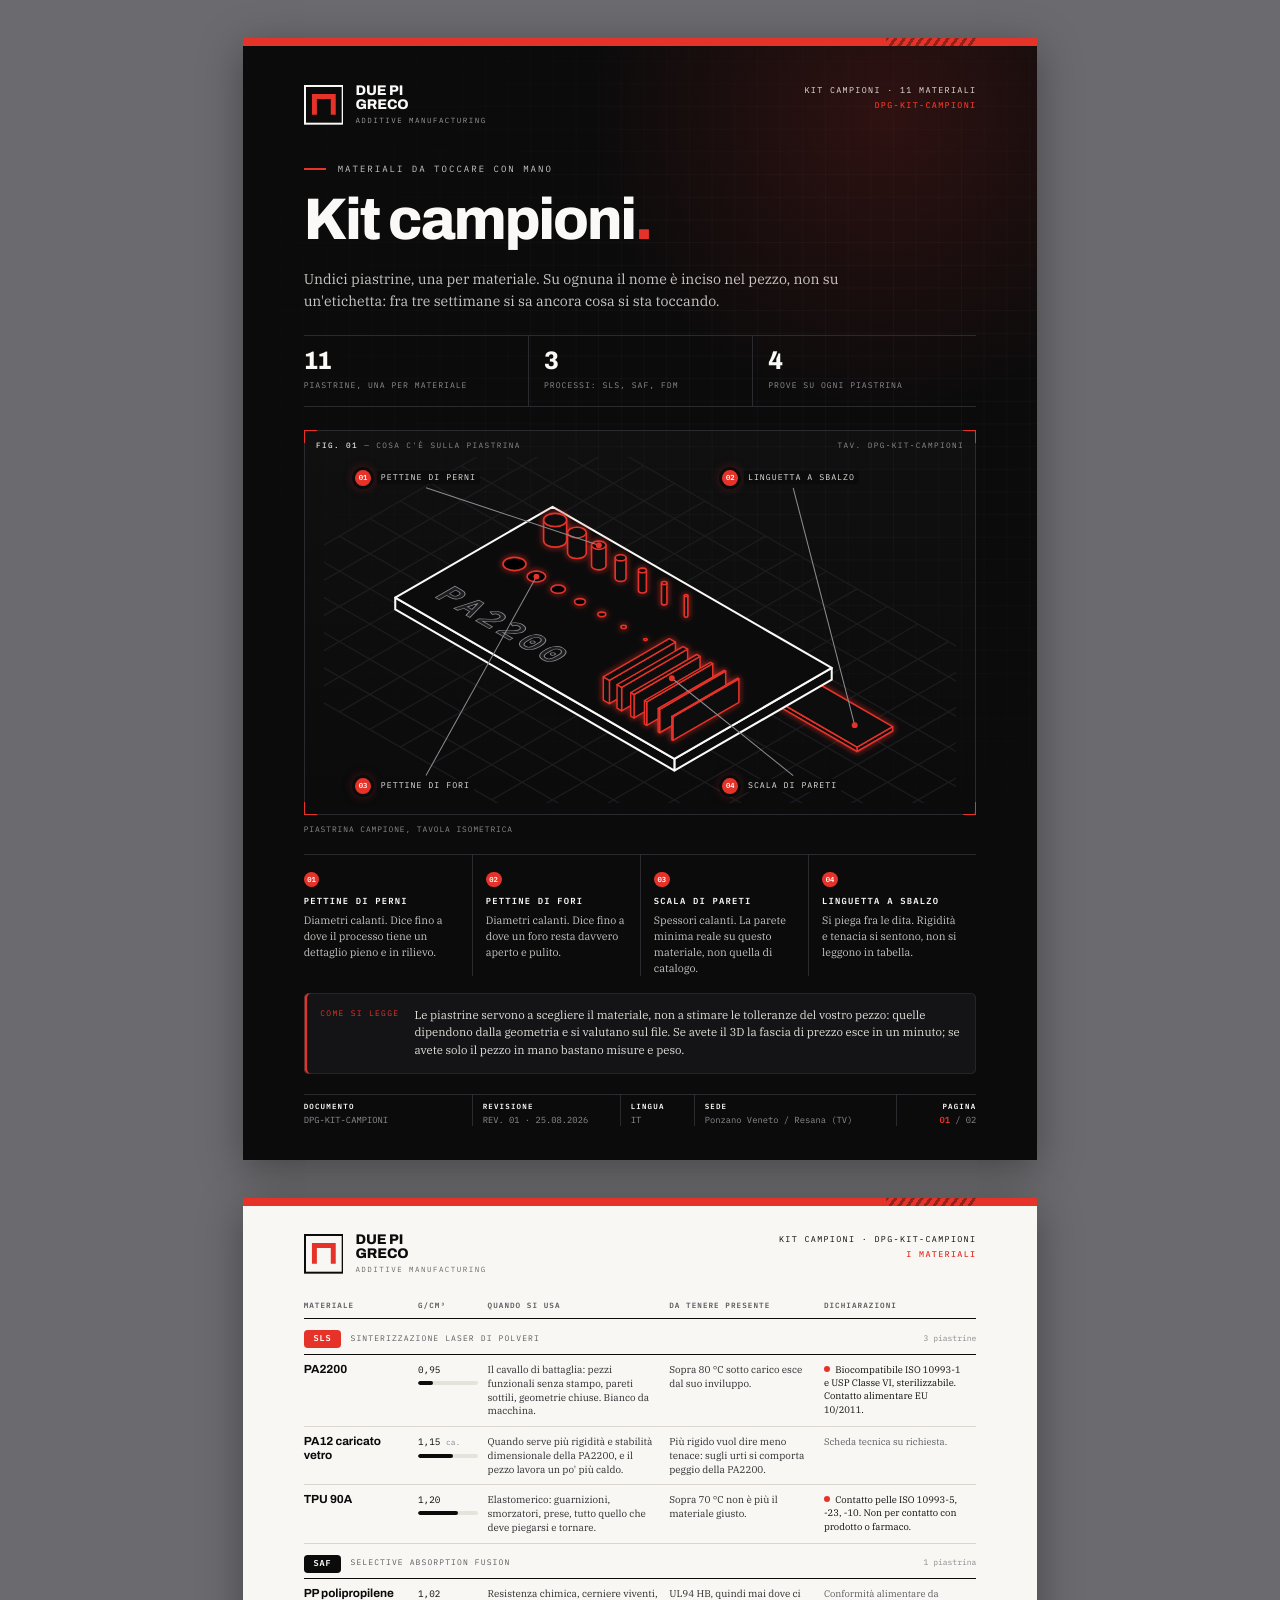
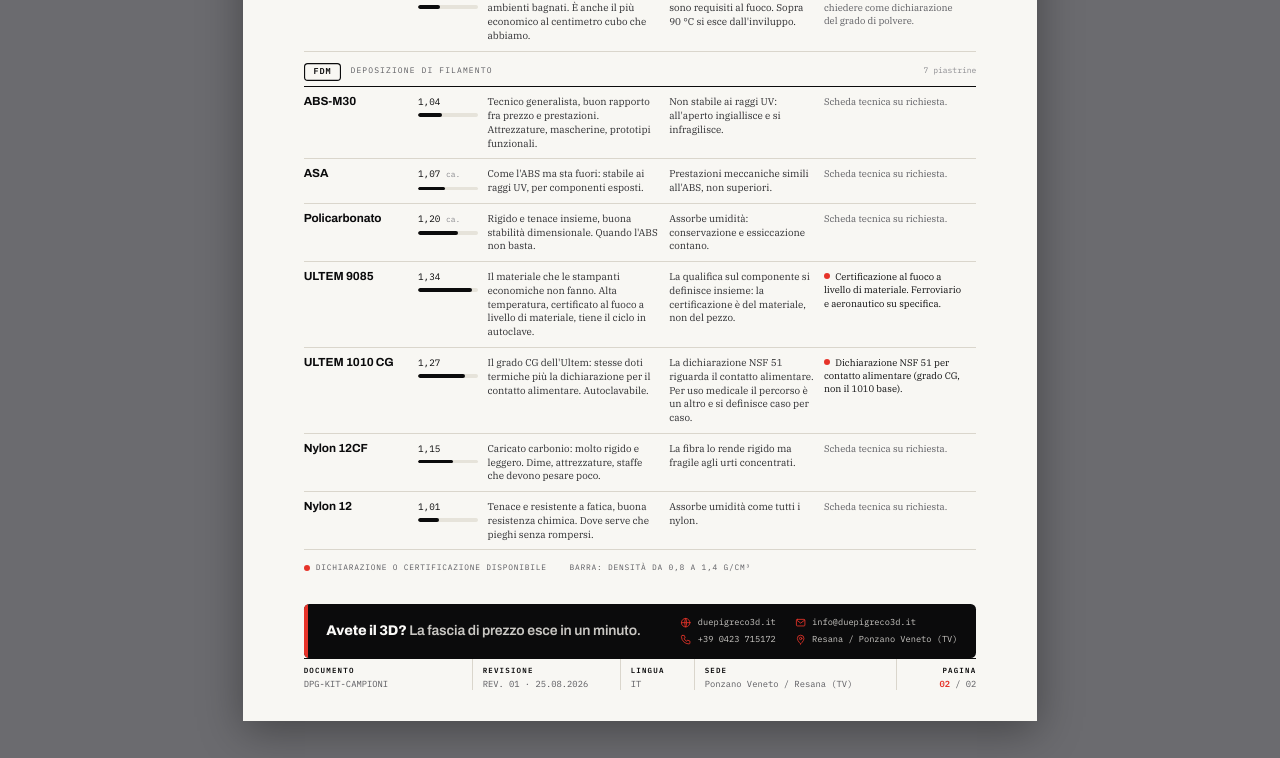
<file: schede/html/DPG_Kit_Campioni_IT.html>
<!doctype html>
<html lang="it">
<head>
<meta charset="utf-8">
<meta name="viewport" content="width=device-width, initial-scale=1">
<title>Due Pi Greco — Kit campioni</title>
<link rel="stylesheet" href="../assets/fonts.css">
<link rel="stylesheet" href="../assets/scheda.css">
</head>
<body>

<section class="page cover kit">
  <div class="topbar"></div>
  
  <header class="head">
    <div class="logo"><svg viewBox="0 0 30 30" aria-hidden="true"><rect x=".75" y=".75" width="28.5" height="28.5" fill="none" stroke="currentColor" stroke-width="1.5"/><path d="M6 6.75h18V22.5h-3.75V10.5h-10.5V22.5H6z" fill="#e63329"/></svg><div><b>DUE PI<br>GRECO</b><small>Additive manufacturing</small></div></div>
    <div class="meta"><span>Kit campioni · 11 materiali</span><br><b>DPG-KIT-CAMPIONI</b></div>
  </header>
  <div class="hero">
    <div class="eyebrow"><i></i>Materiali da toccare con mano</div>
    <h1>Kit campioni<em>.</em></h1>
    <p class="lead">Undici piastrine, una per materiale. Su ognuna il nome è inciso nel pezzo, non su un&#x27;etichetta: fra tre settimane si sa ancora cosa si sta toccando.</p>
  </div>
  <div class="kpis"><div class="kpi"><b>11</b><span>piastrine, una per materiale</span></div><div class="kpi"><b>3</b><span>processi: SLS, SAF, FDM</span></div><div class="kpi"><b>4</b><span>prove su ogni piastrina</span></div></div>
  
  <div class="tavola">
    <div class="frame">
      <span class="corner tl"></span><span class="corner tr"></span><span class="corner bl"></span><span class="corner br"></span>
      <div class="fig"><b>Fig. 01</b> — Cosa c'è sulla piastrina</div>
      <div class="scale">Tav. DPG-KIT-CAMPIONI</div>
      <div class="art" style="aspect-ratio:1.8305"><svg viewBox="-78.0 -21.0 216.0 118.0" preserveAspectRatio="xMidYMid meet" style="position:absolute;inset:0;width:100%;height:100%"><defs><filter id="glow" x="-20%" y="-20%" width="140%" height="140%"><feGaussianBlur in="SourceGraphic" stdDeviation="1.1" result="b"/><feMerge><feMergeNode in="b"/><feMergeNode in="SourceGraphic"/></feMerge></filter></defs><line x1="0.0" y1="-36.0" x2="-124.7" y2="36.0" stroke="#1c1c1f" stroke-width=".45"/><line x1="10.4" y1="-30.0" x2="-114.3" y2="42.0" stroke="#1c1c1f" stroke-width=".45"/><line x1="20.8" y1="-24.0" x2="-103.9" y2="48.0" stroke="#1c1c1f" stroke-width=".45"/><line x1="31.2" y1="-18.0" x2="-93.5" y2="54.0" stroke="#1c1c1f" stroke-width=".45"/><line x1="41.6" y1="-12.0" x2="-83.1" y2="60.0" stroke="#1c1c1f" stroke-width=".45"/><line x1="52.0" y1="-6.0" x2="-72.7" y2="66.0" stroke="#1c1c1f" stroke-width=".45"/><line x1="62.4" y1="0.0" x2="-62.4" y2="72.0" stroke="#1c1c1f" stroke-width=".45"/><line x1="72.7" y1="6.0" x2="-52.0" y2="78.0" stroke="#1c1c1f" stroke-width=".45"/><line x1="83.1" y1="12.0" x2="-41.6" y2="84.0" stroke="#1c1c1f" stroke-width=".45"/><line x1="93.5" y1="18.0" x2="-31.2" y2="90.0" stroke="#1c1c1f" stroke-width=".45"/><line x1="103.9" y1="24.0" x2="-20.8" y2="96.0" stroke="#1c1c1f" stroke-width=".45"/><line x1="114.3" y1="30.0" x2="-10.4" y2="102.0" stroke="#1c1c1f" stroke-width=".45"/><line x1="124.7" y1="36.0" x2="0.0" y2="108.0" stroke="#1c1c1f" stroke-width=".45"/><line x1="135.1" y1="42.0" x2="10.4" y2="114.0" stroke="#1c1c1f" stroke-width=".45"/><line x1="145.5" y1="48.0" x2="20.8" y2="120.0" stroke="#1c1c1f" stroke-width=".45"/><line x1="155.9" y1="54.0" x2="31.2" y2="126.0" stroke="#1c1c1f" stroke-width=".45"/><line x1="166.3" y1="60.0" x2="41.6" y2="132.0" stroke="#1c1c1f" stroke-width=".45"/><line x1="176.7" y1="66.0" x2="52.0" y2="138.0" stroke="#1c1c1f" stroke-width=".45"/><line x1="187.1" y1="72.0" x2="62.4" y2="144.0" stroke="#1c1c1f" stroke-width=".45"/><line x1="0.0" y1="-36.0" x2="187.1" y2="72.0" stroke="#1c1c1f" stroke-width=".45"/><line x1="-10.4" y1="-30.0" x2="176.7" y2="78.0" stroke="#1c1c1f" stroke-width=".45"/><line x1="-20.8" y1="-24.0" x2="166.3" y2="84.0" stroke="#1c1c1f" stroke-width=".45"/><line x1="-31.2" y1="-18.0" x2="155.9" y2="90.0" stroke="#1c1c1f" stroke-width=".45"/><line x1="-41.6" y1="-12.0" x2="145.5" y2="96.0" stroke="#1c1c1f" stroke-width=".45"/><line x1="-52.0" y1="-6.0" x2="135.1" y2="102.0" stroke="#1c1c1f" stroke-width=".45"/><line x1="-62.4" y1="0.0" x2="124.7" y2="108.0" stroke="#1c1c1f" stroke-width=".45"/><line x1="-72.7" y1="6.0" x2="114.3" y2="114.0" stroke="#1c1c1f" stroke-width=".45"/><line x1="-83.1" y1="12.0" x2="103.9" y2="120.0" stroke="#1c1c1f" stroke-width=".45"/><line x1="-93.5" y1="18.0" x2="93.5" y2="126.0" stroke="#1c1c1f" stroke-width=".45"/><line x1="-103.9" y1="24.0" x2="83.1" y2="132.0" stroke="#1c1c1f" stroke-width=".45"/><line x1="-114.3" y1="30.0" x2="72.7" y2="138.0" stroke="#1c1c1f" stroke-width=".45"/><line x1="-124.7" y1="36.0" x2="62.4" y2="144.0" stroke="#1c1c1f" stroke-width=".45"/><g filter="url(#glow)"><g><polygon points="116.05,72.50 103.92,79.50 103.92,78.00 116.05,71.00" fill="#0b0b0c" stroke="#e63329" stroke-width="0.55" stroke-linejoin="round"/><polygon points="76.21,63.50 103.92,79.50 103.92,78.00 76.21,62.00" fill="#0b0b0c" stroke="#e63329" stroke-width="0.55" stroke-linejoin="round"/><polygon points="88.33,55.00 116.05,71.00 103.92,78.00 76.21,62.00" fill="#0b0b0c" stroke="#e63329" stroke-width="0.55" stroke-linejoin="round"/></g></g><g><polygon points="95.26,55.00 41.57,86.00 41.57,82.00 95.26,51.00" fill="#0b0b0c" stroke="#faf9f7" stroke-width="0.7" stroke-linejoin="round"/><polygon points="-53.69,31.00 41.57,86.00 41.57,82.00 -53.69,27.00" fill="#0b0b0c" stroke="#faf9f7" stroke-width="0.7" stroke-linejoin="round"/><polygon points="0.00,-4.00 95.26,51.00 41.57,82.00 -53.69,27.00" fill="#0b0b0c" stroke="#faf9f7" stroke-width="0.7" stroke-linejoin="round"/></g><g transform="matrix(0.8660,0.5000,-0.8660,0.5000,0.00,-4.00)"><text x="7" y="54" font-family="IBM Plex Mono" font-weight="600" font-size="11" letter-spacing="1.4" fill="#1d1d20" stroke="#8c8c90" stroke-width=".3">PA2200</text></g><g filter="url(#glow)"><path d="M-3.05,7.50 A3.92,2.26 0 0 0 4.79,7.50 L4.79,0.50 L-3.05,0.50 Z" fill="#0b0b0c" stroke="#e63329" stroke-width=".55" stroke-linejoin="round"/><ellipse cx="0.87" cy="0.50" rx="3.92" ry="2.26" fill="#0b0b0c" stroke="#e63329" stroke-width=".55"/><path d="M5.13,11.80 A3.18,1.84 0 0 0 11.50,11.80 L11.50,4.80 L5.13,4.80 Z" fill="#0b0b0c" stroke="#e63329" stroke-width=".55" stroke-linejoin="round"/><ellipse cx="8.31" cy="4.80" rx="3.18" ry="1.84" fill="#0b0b0c" stroke="#e63329" stroke-width=".55"/><ellipse cx="-12.99" cy="15.50" rx="3.92" ry="2.26" fill="#050506" stroke="#e63329" stroke-width=".55"/><path d="M13.31,16.10 A2.45,1.41 0 0 0 18.21,16.10 L18.21,9.10 L13.31,9.10 Z" fill="#0b0b0c" stroke="#e63329" stroke-width=".55" stroke-linejoin="round"/><ellipse cx="15.76" cy="9.10" rx="2.45" ry="1.41" fill="#0b0b0c" stroke="#e63329" stroke-width=".55"/><ellipse cx="-5.54" cy="19.80" rx="3.18" ry="1.84" fill="#050506" stroke="#e63329" stroke-width=".55"/><path d="M21.37,20.40 A1.84,1.06 0 0 0 25.05,20.40 L25.05,13.40 L21.37,13.40 Z" fill="#0b0b0c" stroke="#e63329" stroke-width=".55" stroke-linejoin="round"/><ellipse cx="23.21" cy="13.40" rx="1.84" ry="1.06" fill="#0b0b0c" stroke="#e63329" stroke-width=".55"/><ellipse cx="1.91" cy="24.10" rx="2.45" ry="1.41" fill="#050506" stroke="#e63329" stroke-width=".55"/><path d="M29.31,24.70 A1.35,0.78 0 0 0 32.00,24.70 L32.00,17.70 L29.31,17.70 Z" fill="#0b0b0c" stroke="#e63329" stroke-width=".55" stroke-linejoin="round"/><ellipse cx="30.66" cy="17.70" rx="1.35" ry="0.78" fill="#0b0b0c" stroke="#e63329" stroke-width=".55"/><ellipse cx="9.35" cy="28.40" rx="1.84" ry="1.06" fill="#050506" stroke="#e63329" stroke-width=".55"/><path d="M37.19,29.00 A0.92,0.53 0 0 0 39.02,29.00 L39.02,22.00 L37.19,22.00 Z" fill="#0b0b0c" stroke="#e63329" stroke-width=".55" stroke-linejoin="round"/><ellipse cx="38.11" cy="22.00" rx="0.92" ry="0.53" fill="#0b0b0c" stroke="#e63329" stroke-width=".55"/><ellipse cx="16.80" cy="32.70" rx="1.35" ry="0.78" fill="#050506" stroke="#e63329" stroke-width=".55"/><path d="M44.94,33.30 A0.61,0.35 0 0 0 46.17,33.30 L46.17,26.30 L44.94,26.30 Z" fill="#0b0b0c" stroke="#e63329" stroke-width=".55" stroke-linejoin="round"/><ellipse cx="45.55" cy="26.30" rx="0.61" ry="0.35" fill="#0b0b0c" stroke="#e63329" stroke-width=".55"/><ellipse cx="24.25" cy="37.00" rx="0.92" ry="0.53" fill="#050506" stroke="#e63329" stroke-width=".55"/><ellipse cx="31.70" cy="41.30" rx="0.61" ry="0.35" fill="#050506" stroke="#e63329" stroke-width=".55"/><g><polygon points="41.92,50.20 19.40,63.20 19.40,55.20 41.92,42.20" fill="#0b0b0c" stroke="#e63329" stroke-width="0.5" stroke-linejoin="round"/><polygon points="17.32,62.00 19.40,63.20 19.40,55.20 17.32,54.00" fill="#0b0b0c" stroke="#e63329" stroke-width="0.5" stroke-linejoin="round"/><polygon points="39.84,41.00 41.92,42.20 19.40,55.20 17.32,54.00" fill="#0b0b0c" stroke="#e63329" stroke-width="0.5" stroke-linejoin="round"/></g><g><polygon points="46.07,52.60 23.56,65.60 23.56,57.60 46.07,44.60" fill="#0b0b0c" stroke="#e63329" stroke-width="0.5" stroke-linejoin="round"/><polygon points="22.00,64.70 23.56,65.60 23.56,57.60 22.00,56.70" fill="#0b0b0c" stroke="#e63329" stroke-width="0.5" stroke-linejoin="round"/><polygon points="44.51,43.70 46.07,44.60 23.56,57.60 22.00,56.70" fill="#0b0b0c" stroke="#e63329" stroke-width="0.5" stroke-linejoin="round"/></g><g><polygon points="50.32,55.05 27.80,68.05 27.80,60.05 50.32,47.05" fill="#0b0b0c" stroke="#e63329" stroke-width="0.5" stroke-linejoin="round"/><polygon points="26.67,67.40 27.80,68.05 27.80,60.05 26.67,59.40" fill="#0b0b0c" stroke="#e63329" stroke-width="0.5" stroke-linejoin="round"/><polygon points="49.19,46.40 50.32,47.05 27.80,60.05 26.67,59.40" fill="#0b0b0c" stroke="#e63329" stroke-width="0.5" stroke-linejoin="round"/></g><g><polygon points="54.65,57.55 32.13,70.55 32.13,62.55 54.65,49.55" fill="#0b0b0c" stroke="#e63329" stroke-width="0.5" stroke-linejoin="round"/><polygon points="31.35,70.10 32.13,70.55 32.13,62.55 31.35,62.10" fill="#0b0b0c" stroke="#e63329" stroke-width="0.5" stroke-linejoin="round"/><polygon points="53.87,49.10 54.65,49.55 32.13,62.55 31.35,62.10" fill="#0b0b0c" stroke="#e63329" stroke-width="0.5" stroke-linejoin="round"/></g><g><polygon points="59.06,60.10 36.55,73.10 36.55,65.10 59.06,52.10" fill="#0b0b0c" stroke="#e63329" stroke-width="0.5" stroke-linejoin="round"/><polygon points="36.03,72.80 36.55,73.10 36.55,65.10 36.03,64.80" fill="#0b0b0c" stroke="#e63329" stroke-width="0.5" stroke-linejoin="round"/><polygon points="58.54,51.80 59.06,52.10 36.55,65.10 36.03,64.80" fill="#0b0b0c" stroke="#e63329" stroke-width="0.5" stroke-linejoin="round"/></g><g><polygon points="63.57,62.70 41.05,75.70 41.05,67.70 63.57,54.70" fill="#0b0b0c" stroke="#e63329" stroke-width="0.5" stroke-linejoin="round"/><polygon points="40.70,75.50 41.05,75.70 41.05,67.70 40.70,67.50" fill="#0b0b0c" stroke="#e63329" stroke-width="0.5" stroke-linejoin="round"/><polygon points="63.22,54.50 63.57,54.70 41.05,67.70 40.70,67.50" fill="#0b0b0c" stroke="#e63329" stroke-width="0.5" stroke-linejoin="round"/></g></g><polyline points="-43.2,-10.5 15.8,9.1" fill="none" stroke="#8c8c90" stroke-width=".35"/><circle cx="15.8" cy="9.1" r="1" fill="#e63329"/><polyline points="82.1,-10.5 103.1,70.5" fill="none" stroke="#8c8c90" stroke-width=".35"/><circle cx="103.1" cy="70.5" r="1" fill="#e63329"/><polyline points="-43.2,87.7 -5.5,19.8" fill="none" stroke="#8c8c90" stroke-width=".35"/><circle cx="-5.5" cy="19.8" r="1" fill="#e63329"/><polyline points="82.1,87.7 40.7,54.5" fill="none" stroke="#8c8c90" stroke-width=".35"/><circle cx="40.7" cy="54.5" r="1" fill="#e63329"/></svg><div class="callout" style="left:5%;top:6%"><i>01</i><span>Pettine di perni</span></div><div class="callout" style="left:63%;top:6%"><i>02</i><span>Linguetta a sbalzo</span></div><div class="callout" style="left:5%;top:95%"><i>03</i><span>Pettine di fori</span></div><div class="callout" style="left:63%;top:95%"><i>04</i><span>Scala di pareti</span></div></div>
    </div>
    <div class="legend"><span>Piastrina campione, tavola isometrica</span></div>
  </div>
  <div class="kit-cards"><div><i>01</i><h3>Pettine di perni</h3><p>Diametri calanti. Dice fino a dove il processo tiene un dettaglio pieno e in rilievo.</p></div><div><i>02</i><h3>Pettine di fori</h3><p>Diametri calanti. Dice fino a dove un foro resta davvero aperto e pulito.</p></div><div><i>03</i><h3>Scala di pareti</h3><p>Spessori calanti. La parete minima reale su questo materiale, non quella di catalogo.</p></div><div><i>04</i><h3>Linguetta a sbalzo</h3><p>Si piega fra le dita. Rigidità e tenacia si sentono, non si leggono in tabella.</p></div></div>
  <div class="howto"><div class="k">Come si legge</div><p>Le piastrine servono a scegliere il materiale, non a stimare le tolleranze del vostro pezzo: quelle dipendono dalla geometria e si valutano sul file. Se avete il 3D la fascia di prezzo esce in un minuto; se avete solo il pezzo in mano bastano misure e peso.</p></div>
  
  <dl class="tblock">
    <div><dt>Documento</dt><dd>DPG-KIT-CAMPIONI</dd></div>
    <div><dt>Revisione</dt><dd>REV. 01 · 25.08.2026</dd></div>
    <div><dt>Lingua</dt><dd>IT</dd></div>
    <div><dt>Sede</dt><dd>Ponzano Veneto / Resana (TV)</dd></div>
    <div><dt>Pagina</dt><dd><b>01</b> / 02</dd></div>
  </dl>
</section>
<section class="page inner kit">
  <div class="topbar"></div>
  
  <header class="head">
    <div class="logo"><svg viewBox="0 0 30 30" aria-hidden="true"><rect x=".75" y=".75" width="28.5" height="28.5" fill="none" stroke="currentColor" stroke-width="1.5"/><path d="M6 6.75h18V22.5h-3.75V10.5h-10.5V22.5H6z" fill="#e63329"/></svg><div><b>DUE PI<br>GRECO</b><small>Additive manufacturing</small></div></div>
    <div class="meta"><span>Kit campioni · DPG-KIT-CAMPIONI</span><br><b>I materiali</b></div>
  </header>
  <div class="body">
    <div style="margin-top:7mm">
      <table class="kit-t">
        <thead><tr><th style="width:17%">Materiale</th><th style="width:10%">g/cm³</th><th style="width:27%">Quando si usa</th><th style="width:23%">Da tenere presente</th><th>Dichiarazioni</th></tr></thead>
        <tbody><tr class="grp"><td colspan="5"><div><span class="badge SLS">SLS</span><span class="gl">Sinterizzazione laser di polveri</span><b>3 piastrine</b></div></td></tr><tr><td class="m">PA2200</td><td class="d">0,95<span class="bar"><i style="width:25%"></i></span></td><td>Il cavallo di battaglia: pezzi funzionali senza stampo, pareti sottili, geometrie chiuse. Bianco da macchina.</td><td>Sopra 80 °C sotto carico esce dal suo inviluppo.</td><td class="decl on">Biocompatibile ISO 10993-1 e USP Classe VI, sterilizzabile. Contatto alimentare EU 10/2011.</td></tr><tr><td class="m">PA12 caricato vetro</td><td class="d">1,15 <em>ca.</em><span class="bar"><i style="width:58%"></i></span></td><td>Quando serve più rigidità e stabilità dimensionale della PA2200, e il pezzo lavora un po&#x27; più caldo.</td><td>Più rigido vuol dire meno tenace: sugli urti si comporta peggio della PA2200.</td><td class="decl">Scheda tecnica su richiesta.</td></tr><tr><td class="m">TPU 90A</td><td class="d">1,20<span class="bar"><i style="width:67%"></i></span></td><td>Elastomerico: guarnizioni, smorzatori, prese, tutto quello che deve piegarsi e tornare.</td><td>Sopra 70 °C non è più il materiale giusto.</td><td class="decl on">Contatto pelle ISO 10993-5, -23, -10. Non per contatto con prodotto o farmaco.</td></tr><tr class="grp"><td colspan="5"><div><span class="badge SAF">SAF</span><span class="gl">Selective Absorption Fusion</span><b>1 piastrina</b></div></td></tr><tr><td class="m">PP polipropilene</td><td class="d">1,02<span class="bar"><i style="width:37%"></i></span></td><td>Resistenza chimica, cerniere viventi, ambienti bagnati. È anche il più economico al centimetro cubo che abbiamo.</td><td>UL94 HB, quindi mai dove ci sono requisiti al fuoco. Sopra 90 °C si esce dall&#x27;inviluppo.</td><td class="decl">Conformità alimentare da chiedere come dichiarazione del grado di polvere.</td></tr><tr class="grp"><td colspan="5"><div><span class="badge FDM">FDM</span><span class="gl">Deposizione di filamento</span><b>7 piastrine</b></div></td></tr><tr><td class="m">ABS-M30</td><td class="d">1,04<span class="bar"><i style="width:40%"></i></span></td><td>Tecnico generalista, buon rapporto fra prezzo e prestazioni. Attrezzature, mascherine, prototipi funzionali.</td><td>Non stabile ai raggi UV: all&#x27;aperto ingiallisce e si infragilisce.</td><td class="decl">Scheda tecnica su richiesta.</td></tr><tr><td class="m">ASA</td><td class="d">1,07 <em>ca.</em><span class="bar"><i style="width:45%"></i></span></td><td>Come l&#x27;ABS ma sta fuori: stabile ai raggi UV, per componenti esposti.</td><td>Prestazioni meccaniche simili all&#x27;ABS, non superiori.</td><td class="decl">Scheda tecnica su richiesta.</td></tr><tr><td class="m">Policarbonato</td><td class="d">1,20 <em>ca.</em><span class="bar"><i style="width:67%"></i></span></td><td>Rigido e tenace insieme, buona stabilità dimensionale. Quando l&#x27;ABS non basta.</td><td>Assorbe umidità: conservazione e essiccazione contano.</td><td class="decl">Scheda tecnica su richiesta.</td></tr><tr><td class="m">ULTEM 9085</td><td class="d">1,34<span class="bar"><i style="width:90%"></i></span></td><td>Il materiale che le stampanti economiche non fanno. Alta temperatura, certificato al fuoco a livello di materiale, tiene il ciclo in autoclave.</td><td>La qualifica sul componente si definisce insieme: la certificazione è del materiale, non del pezzo.</td><td class="decl on">Certificazione al fuoco a livello di materiale. Ferroviario e aeronautico su specifica.</td></tr><tr><td class="m">ULTEM 1010 CG</td><td class="d">1,27<span class="bar"><i style="width:78%"></i></span></td><td>Il grado CG dell&#x27;Ultem: stesse doti termiche più la dichiarazione per il contatto alimentare. Autoclavabile.</td><td>La dichiarazione NSF 51 riguarda il contatto alimentare. Per uso medicale il percorso è un altro e si definisce caso per caso.</td><td class="decl on">Dichiarazione NSF 51 per contatto alimentare (grado CG, non il 1010 base).</td></tr><tr><td class="m">Nylon 12CF</td><td class="d">1,15<span class="bar"><i style="width:58%"></i></span></td><td>Caricato carbonio: molto rigido e leggero. Dime, attrezzature, staffe che devono pesare poco.</td><td>La fibra lo rende rigido ma fragile agli urti concentrati.</td><td class="decl">Scheda tecnica su richiesta.</td></tr><tr><td class="m">Nylon 12</td><td class="d">1,01<span class="bar"><i style="width:35%"></i></span></td><td>Tenace e resistente a fatica, buona resistenza chimica. Dove serve che pieghi senza rompersi.</td><td>Assorbe umidità come tutti i nylon.</td><td class="decl">Scheda tecnica su richiesta.</td></tr></tbody>
      </table>
      <div class="kit-legend"><span><i class="dot"></i>Dichiarazione o certificazione disponibile</span><span>Barra: densità da 0,8 a 1,4 g/cm³</span></div>
    </div>
  </div>
  <div class="contact-strip">
    <b>Avete il 3D? <span>La fascia di prezzo esce in un minuto.</span></b>
    <ul><li><svg viewBox="0 0 24 24" class="" aria-hidden="true"><circle cx="12" cy="12" r="9"/><path d="M3 12h18M12 3c2.8 2.6 2.8 15.4 0 18M12 3c-2.8 2.6-2.8 15.4 0 18"/></svg><a href="https://duepigreco3d.it">duepigreco3d.it</a></li><li><svg viewBox="0 0 24 24" class="" aria-hidden="true"><rect x="3" y="5" width="18" height="14" rx="2"/><path d="m3.5 6.5 8.5 6.5 8.5-6.5"/></svg><a href="mailto:info@duepigreco3d.it">info@duepigreco3d.it</a></li><li><svg viewBox="0 0 24 24" class="" aria-hidden="true"><path d="M5 3h4l2 5-2.5 1.5a11 11 0 0 0 6 6L16 13l5 2v4a2 2 0 0 1-2 2A16 16 0 0 1 3 5a2 2 0 0 1 2-2"/></svg><a href="tel:+390423715172">+39 0423 715172</a></li><li><svg viewBox="0 0 24 24" class="" aria-hidden="true"><path d="M12 21s-7-6.2-7-11.5a7 7 0 0 1 14 0C19 14.8 12 21 12 21z"/><circle cx="12" cy="9.5" r="2.5"/></svg>Resana / Ponzano Veneto (TV)</li></ul>
  </div>
  
  <dl class="tblock">
    <div><dt>Documento</dt><dd>DPG-KIT-CAMPIONI</dd></div>
    <div><dt>Revisione</dt><dd>REV. 01 · 25.08.2026</dd></div>
    <div><dt>Lingua</dt><dd>IT</dd></div>
    <div><dt>Sede</dt><dd>Ponzano Veneto / Resana (TV)</dd></div>
    <div><dt>Pagina</dt><dd><b>02</b> / 02</dd></div>
  </dl>
</section>
</body>
</html>
</file>
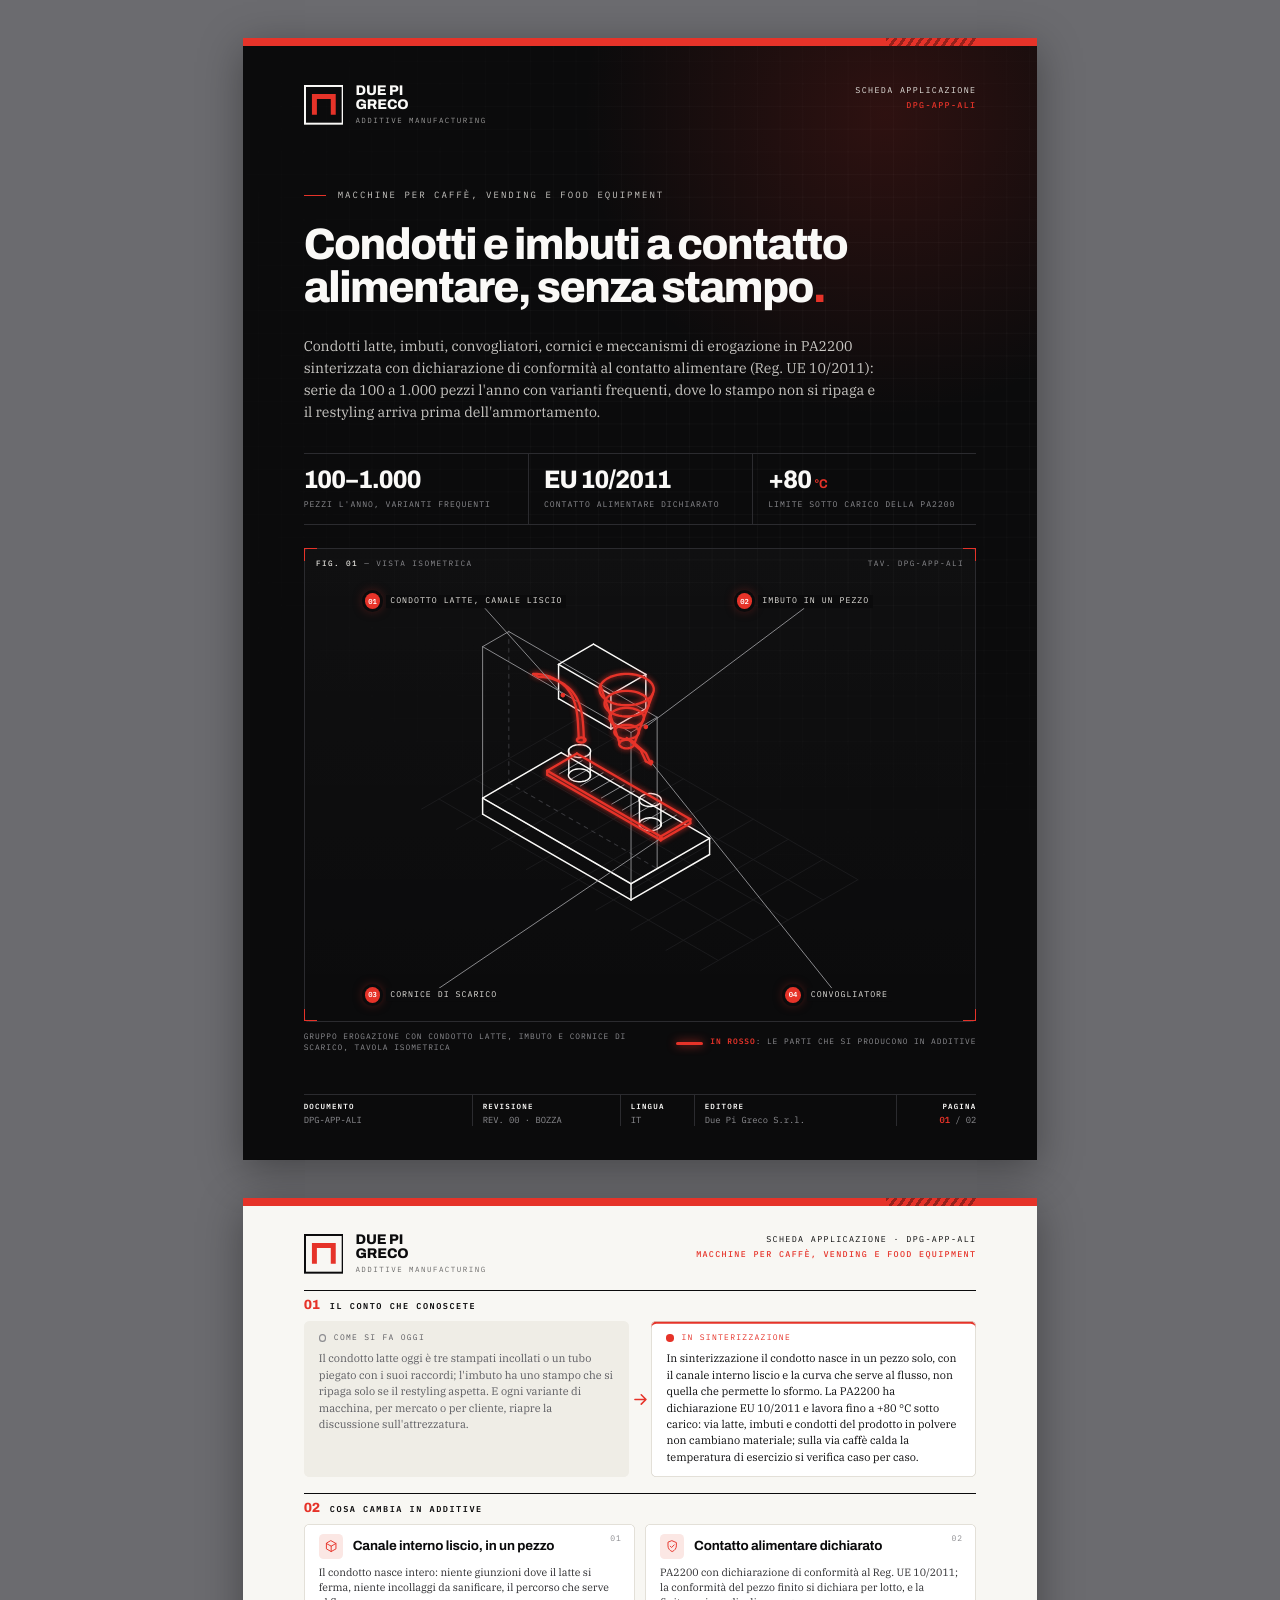
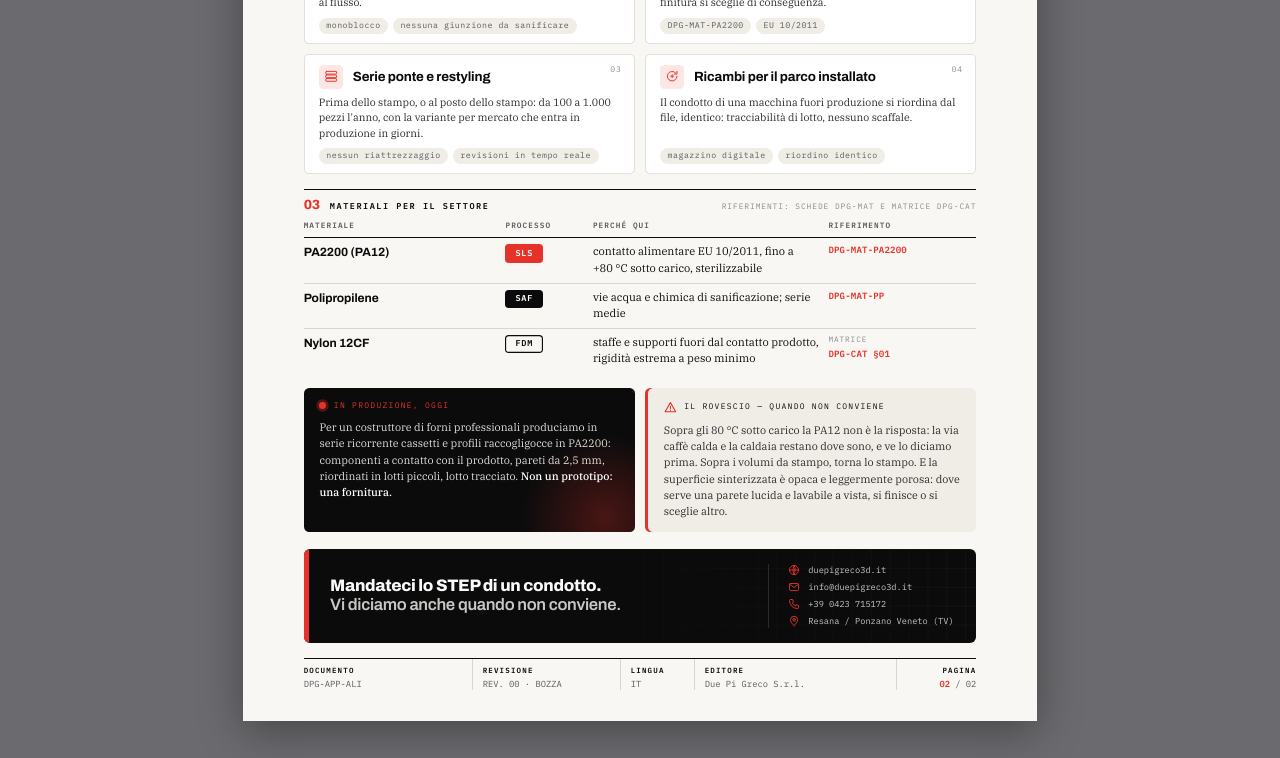
<file: schede/html/DPG_Scheda_ALI_IT.html>
<!doctype html>
<html lang="it">
<head>
<meta charset="utf-8">
<meta name="viewport" content="width=device-width, initial-scale=1">
<title>Due Pi Greco — DPG-APP-ALI</title>
<link rel="stylesheet" href="../assets/fonts.css">
<link rel="stylesheet" href="../assets/scheda.css">
</head>
<body>

<section class="page cover">
  <div class="topbar"></div>
  
  <header class="head">
    <div class="logo"><svg viewBox="0 0 30 30" aria-hidden="true"><rect x=".75" y=".75" width="28.5" height="28.5" fill="none" stroke="currentColor" stroke-width="1.5"/><path d="M6 6.75h18V22.5h-3.75V10.5h-10.5V22.5H6z" fill="#e63329"/></svg><div><b>DUE PI<br>GRECO</b><small>Additive manufacturing</small></div></div>
    <div class="meta"><span>Scheda applicazione</span><br><b>DPG-APP-ALI</b></div>
  </header>
  <div class="hero">
    <div class="eyebrow"><i></i>Macchine per caffè, vending e food equipment</div>
    <h1 style="--h1:33pt">Condotti e imbuti a contatto<br>alimentare, senza stampo<em>.</em></h1>
    <p class="lead">Condotti latte, imbuti, convogliatori, cornici e meccanismi di erogazione in PA2200 sinterizzata con dichiarazione di conformità al contatto alimentare (Reg. UE 10/2011): serie da 100 a 1.000 pezzi l&#x27;anno con varianti frequenti, dove lo stampo non si ripaga e il restyling arriva prima dell&#x27;ammortamento.</p>
  </div>
  <div class="kpis"><div class="kpi"><b>100–1.000</b><span>pezzi l&#x27;anno, varianti frequenti</span></div><div class="kpi"><b>EU 10/2011</b><span>contatto alimentare dichiarato</span></div><div class="kpi"><b>+80<small>°C</small></b><span>limite sotto carico della PA2200</span></div></div>
  
  <div class="tavola">
    <div class="frame">
      <span class="corner tl"></span><span class="corner tr"></span><span class="corner bl"></span><span class="corner br"></span>
      <div class="fig"><b>Fig. 01</b> — Vista isometrica</div>
      <div class="scale">Tav. DPG-APP-ALI</div>
      <div class="art"><img src="../assets/tavola_ALI.svg" alt=""><div class="callout" style="left:6.48%;top:5.15%"><i>01</i><span>CONDOTTO LATTE, CANALE LISCIO</span></div><div class="callout" style="left:65.26%;top:5.15%"><i>02</i><span>IMBUTO IN UN PEZZO</span></div><div class="callout" style="left:6.48%;top:96.6%"><i>03</i><span>CORNICE DI SCARICO</span></div><div class="callout" style="left:72.92%;top:96.6%"><i>04</i><span>CONVOGLIATORE</span></div></div>
    </div>
    <div class="legend"><span>Gruppo erogazione con condotto latte, imbuto e cornice di scarico, tavola isometrica</span><div class="keys"><div class="key"><i></i><span><b>In rosso</b>: le parti che si producono in additive</span></div></div></div>
  </div>
  
  <dl class="tblock">
    <div><dt>Documento</dt><dd>DPG-APP-ALI</dd></div>
    <div><dt>Revisione</dt><dd>REV. 00 · BOZZA</dd></div>
    <div><dt>Lingua</dt><dd>IT</dd></div>
    <div><dt>Editore</dt><dd>Due Pi Greco S.r.l.</dd></div>
    <div><dt>Pagina</dt><dd><b>01</b> / 02</dd></div>
  </dl>
</section>
<section class="page inner">
  <div class="topbar"></div>
  
  <header class="head">
    <div class="logo"><svg viewBox="0 0 30 30" aria-hidden="true"><rect x=".75" y=".75" width="28.5" height="28.5" fill="none" stroke="currentColor" stroke-width="1.5"/><path d="M6 6.75h18V22.5h-3.75V10.5h-10.5V22.5H6z" fill="#e63329"/></svg><div><b>DUE PI<br>GRECO</b><small>Additive manufacturing</small></div></div>
    <div class="meta"><span>Scheda applicazione · DPG-APP-ALI</span><br><b>Macchine per caffè, vending e food equipment</b></div>
  </header>
  <div class="body">
    <div class="sec">
      <div class="sec-h"><b>01</b><span>Il conto che conoscete</span></div>
      <div class="compare">
        <div class="col was"><div class="k"><i></i>Come si fa oggi</div>Il condotto latte oggi è tre stampati incollati o un tubo piegato con i suoi raccordi; l&#x27;imbuto ha uno stampo che si ripaga solo se il restyling aspetta. E ogni variante di macchina, per mercato o per cliente, riapre la discussione sull&#x27;attrezzatura.</div>
        <div class="arrow"><svg viewBox="0 0 24 24" class="" aria-hidden="true"><path d="M5 12h14M13 6l6 6-6 6" stroke="#e63329" stroke-width="2" fill="none" stroke-linecap="round" stroke-linejoin="round"/></svg></div>
        <div class="col now"><div class="k"><i></i>In sinterizzazione</div>In sinterizzazione il condotto nasce in un pezzo solo, con il canale interno liscio e la curva che serve al flusso, non quella che permette lo sformo. La PA2200 ha dichiarazione EU 10/2011 e lavora fino a +80 °C sotto carico: via latte, imbuti e condotti del prodotto in polvere non cambiano materiale; sulla via caffè calda la temperatura di esercizio si verifica caso per caso.</div>
      </div>
    </div>
    <div class="sec">
      <div class="sec-h"><b>02</b><span>Cosa cambia in additive</span></div>
      <div class="benefits">
        <div class="ben"><span class="n">01</span><div class="top"><div class="ic"><svg viewBox="0 0 24 24" class="" aria-hidden="true"><path d="M12 3 20 7.5v9L12 21l-8-4.5v-9z"/><path d="M4 7.5 12 12l8-4.5M12 12v9"/></svg></div>
          <h3>Canale interno liscio, in un pezzo</h3></div><p>Il condotto nasce intero: niente giunzioni dove il latte si ferma, niente incollaggi da sanificare, il percorso che serve al flusso.</p><div class="tags"><span class="chip">monoblocco</span><span class="chip">nessuna giunzione da sanificare</span></div></div>
        <div class="ben"><span class="n">02</span><div class="top"><div class="ic"><svg viewBox="0 0 24 24" class="" aria-hidden="true"><path d="M12 3 19 6v5.5c0 4.2-2.9 7.9-7 9.5-4.1-1.6-7-5.3-7-9.5V6z"/><path d="m8.8 12 2.2 2.2 4.4-4.4"/></svg></div>
          <h3>Contatto alimentare dichiarato</h3></div><p>PA2200 con dichiarazione di conformità al Reg. UE 10/2011; la conformità del pezzo finito si dichiara per lotto, e la finitura si sceglie di conseguenza.</p><div class="tags"><span class="chip">DPG-MAT-PA2200</span><span class="chip">EU 10/2011</span></div></div>
        <div class="ben"><span class="n">03</span><div class="top"><div class="ic"><svg viewBox="0 0 24 24" class="" aria-hidden="true"><rect x="3" y="4" width="18" height="4.5" rx="1"/><rect x="3" y="10" width="18" height="4.5" rx="1"/><rect x="3" y="16" width="18" height="4.5" rx="1"/></svg></div>
          <h3>Serie ponte e restyling</h3></div><p>Prima dello stampo, o al posto dello stampo: da 100 a 1.000 pezzi l&#x27;anno, con la variante per mercato che entra in produzione in giorni.</p><div class="tags"><span class="chip">nessun riattrezzaggio</span><span class="chip">revisioni in tempo reale</span></div></div>
        <div class="ben"><span class="n">04</span><div class="top"><div class="ic"><svg viewBox="0 0 24 24" class="" aria-hidden="true"><path d="M20 12a8 8 0 1 1-2.34-5.66"/><path d="M20 4v4.5h-4.5"/><path d="M9.5 12h5M12 9.5v5"/></svg></div>
          <h3>Ricambi per il parco installato</h3></div><p>Il condotto di una macchina fuori produzione si riordina dal file, identico: tracciabilità di lotto, nessuno scaffale.</p><div class="tags"><span class="chip">magazzino digitale</span><span class="chip">riordino identico</span></div></div>
      </div>
    </div>
    <div class="sec">
      <div class="sec-h"><b>03</b><span>Materiali per il settore</span><em>Riferimenti: schede DPG-MAT e matrice DPG-CAT</em></div>
      <div>
        <table class="mat">
          <thead><tr><th style="width:30%">Materiale</th><th style="width:13%">Processo</th><th>Perché qui</th><th style="width:22%">Riferimento</th></tr></thead>
          <tbody><tr><td class="m">PA2200 (PA12)</td><td><span class="badge SLS">SLS</span></td><td>contatto alimentare EU 10/2011, fino a +80 °C sotto carico, sterilizzabile</td><td class="ref">DPG-MAT-PA2200</td></tr><tr><td class="m">Polipropilene</td><td><span class="badge SAF">SAF</span></td><td>vie acqua e chimica di sanificazione; serie medie</td><td class="ref">DPG-MAT-PP</td></tr><tr><td class="m">Nylon 12CF</td><td><span class="badge FDM">FDM</span></td><td>staffe e supporti fuori dal contatto prodotto, rigidità estrema a peso minimo</td><td class="ref"><small>matrice</small>DPG-CAT §01</td></tr></tbody>
        </table>
      </div>
    </div>
    <div class="proof">
      <div class="case"><div class="k"><span class="live"></span>In produzione, oggi</div><p>Per un costruttore di forni professionali produciamo in serie ricorrente cassetti e profili raccogligocce in PA2200: componenti a contatto con il prodotto, pareti da 2,5 mm, riordinati in lotti piccoli, lotto tracciato. <strong>Non un prototipo: una fornitura.</strong></p></div>
      <div class="limits"><div class="k"><svg viewBox="0 0 24 24" class="" aria-hidden="true"><path d="M12 3 2 20h20z"/><path d="M12 10v4.5M12 17.5v.01"/></svg>Il rovescio — quando non conviene</div><p>Sopra gli 80 °C sotto carico la PA12 non è la risposta: la via caffè calda e la caldaia restano dove sono, e ve lo diciamo prima. Sopra i volumi da stampo, torna lo stampo. E la superficie sinterizzata è opaca e leggermente porosa: dove serve una parete lucida e lavabile a vista, si finisce o si sceglie altro.</p></div>
    </div>
  </div>
  <div class="cta">
    <div>
      <h2>Mandateci lo STEP di un condotto.<br><span>Vi diciamo anche quando non conviene.</span></h2>
    </div>
    <ul><li><svg viewBox="0 0 24 24" class="" aria-hidden="true"><circle cx="12" cy="12" r="9"/><path d="M3 12h18M12 3c2.8 2.6 2.8 15.4 0 18M12 3c-2.8 2.6-2.8 15.4 0 18"/></svg><a href="https://duepigreco3d.it">duepigreco3d.it</a></li><li><svg viewBox="0 0 24 24" class="" aria-hidden="true"><rect x="3" y="5" width="18" height="14" rx="2"/><path d="m3.5 6.5 8.5 6.5 8.5-6.5"/></svg><a href="mailto:info@duepigreco3d.it">info@duepigreco3d.it</a></li><li><svg viewBox="0 0 24 24" class="" aria-hidden="true"><path d="M5 3h4l2 5-2.5 1.5a11 11 0 0 0 6 6L16 13l5 2v4a2 2 0 0 1-2 2A16 16 0 0 1 3 5a2 2 0 0 1 2-2"/></svg><a href="tel:+390423715172">+39 0423 715172</a></li><li><svg viewBox="0 0 24 24" class="" aria-hidden="true"><path d="M12 21s-7-6.2-7-11.5a7 7 0 0 1 14 0C19 14.8 12 21 12 21z"/><circle cx="12" cy="9.5" r="2.5"/></svg>Resana / Ponzano Veneto (TV)</li></ul>
  </div>
  
  <dl class="tblock">
    <div><dt>Documento</dt><dd>DPG-APP-ALI</dd></div>
    <div><dt>Revisione</dt><dd>REV. 00 · BOZZA</dd></div>
    <div><dt>Lingua</dt><dd>IT</dd></div>
    <div><dt>Editore</dt><dd>Due Pi Greco S.r.l.</dd></div>
    <div><dt>Pagina</dt><dd><b>02</b> / 02</dd></div>
  </dl>
</section>
</body>
</html>
</file>
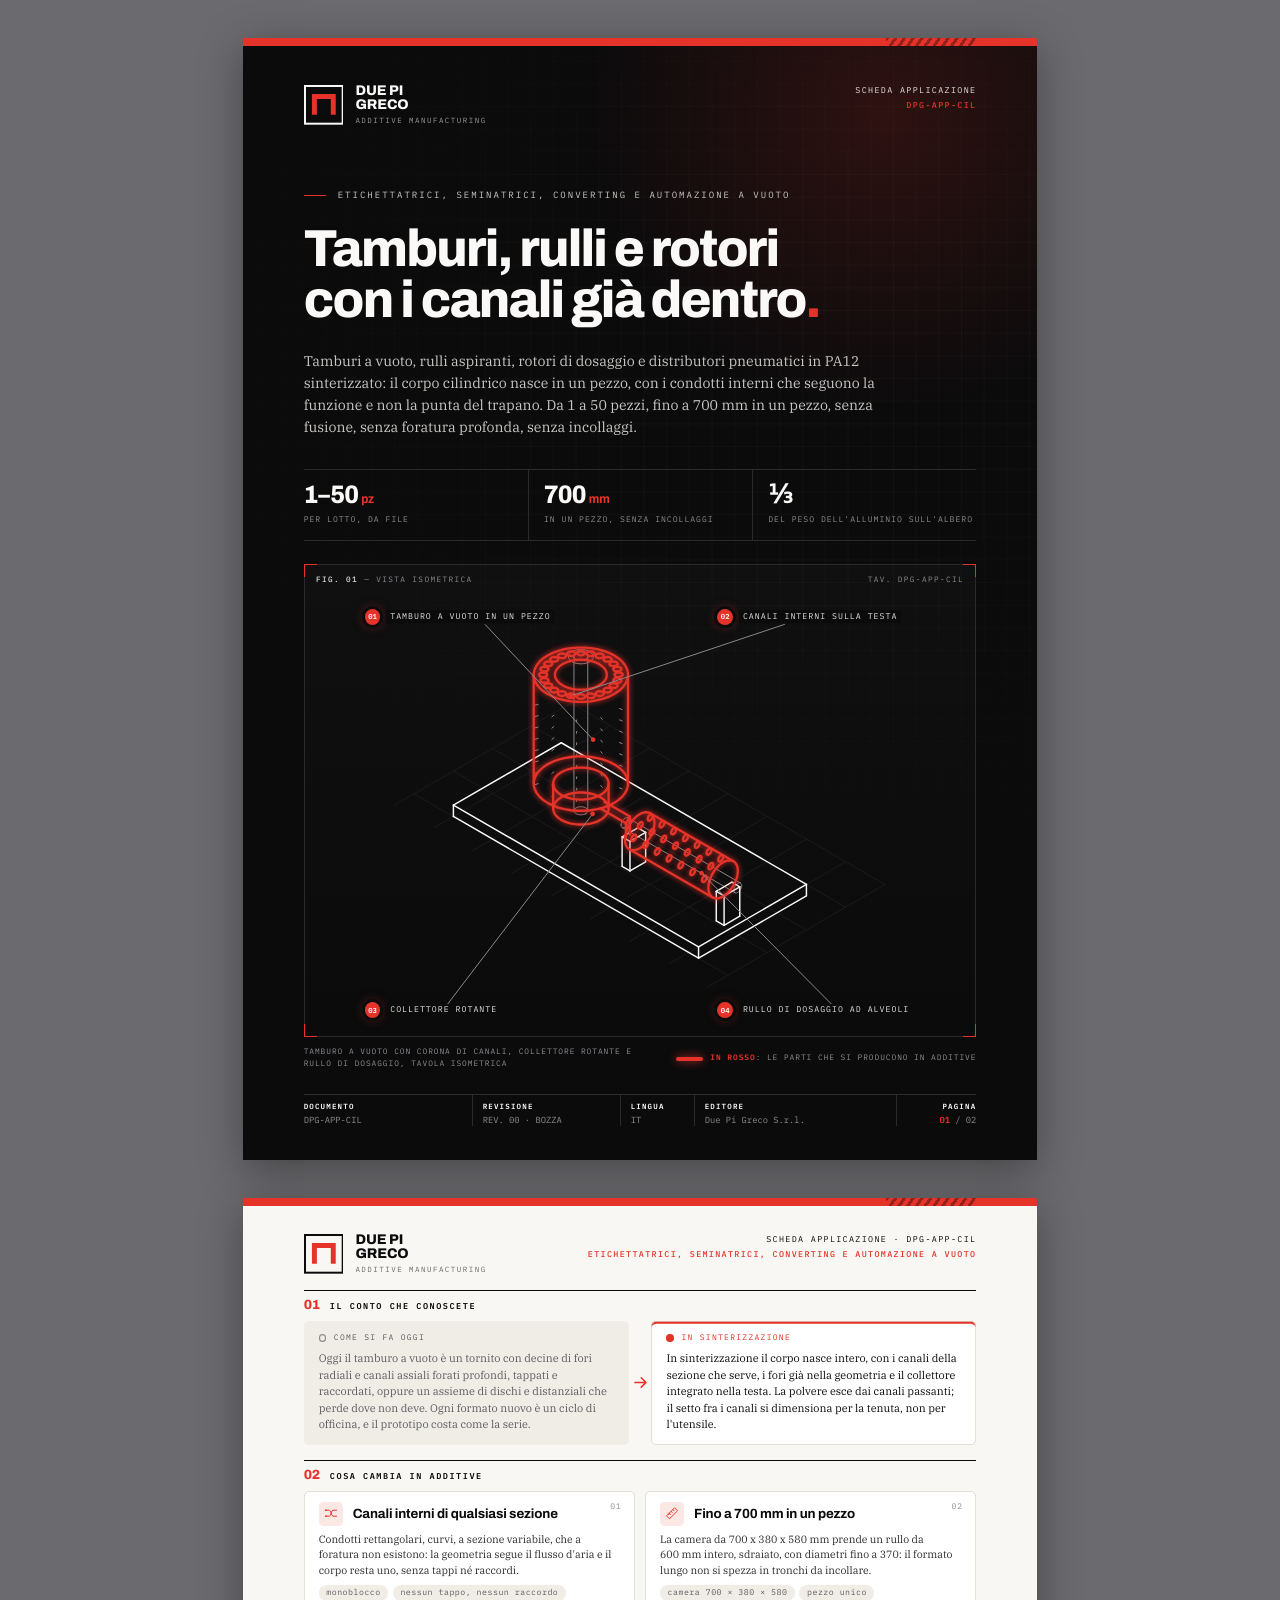
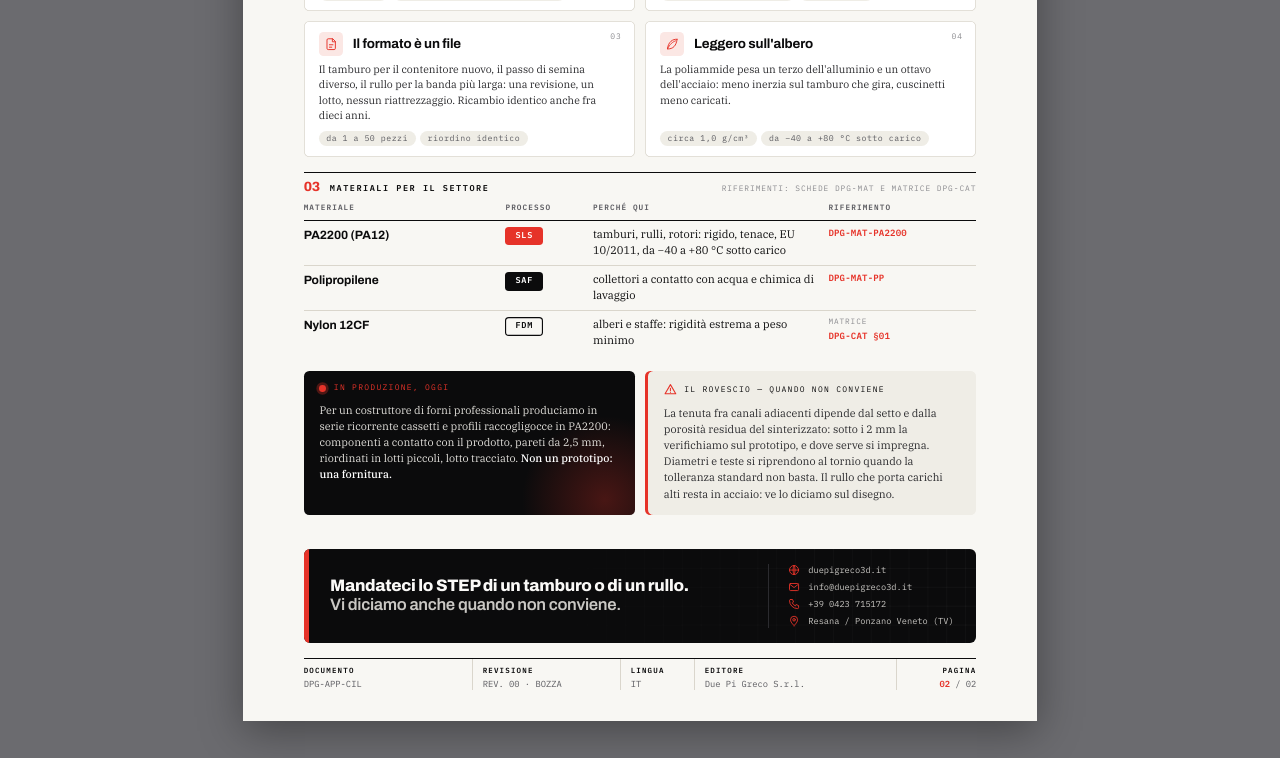
<file: schede/html/DPG_Scheda_CIL_IT.html>
<!doctype html>
<html lang="it">
<head>
<meta charset="utf-8">
<meta name="viewport" content="width=device-width, initial-scale=1">
<title>Due Pi Greco — DPG-APP-CIL</title>
<link rel="stylesheet" href="../assets/fonts.css">
<link rel="stylesheet" href="../assets/scheda.css">
</head>
<body>

<section class="page cover">
  <div class="topbar"></div>
  
  <header class="head">
    <div class="logo"><svg viewBox="0 0 30 30" aria-hidden="true"><rect x=".75" y=".75" width="28.5" height="28.5" fill="none" stroke="currentColor" stroke-width="1.5"/><path d="M6 6.75h18V22.5h-3.75V10.5h-10.5V22.5H6z" fill="#e63329"/></svg><div><b>DUE PI<br>GRECO</b><small>Additive manufacturing</small></div></div>
    <div class="meta"><span>Scheda applicazione</span><br><b>DPG-APP-CIL</b></div>
  </header>
  <div class="hero">
    <div class="eyebrow"><i></i>Etichettatrici, seminatrici, converting e automazione a vuoto</div>
    <h1>Tamburi, rulli e rotori<br>con i canali già dentro<em>.</em></h1>
    <p class="lead">Tamburi a vuoto, rulli aspiranti, rotori di dosaggio e distributori pneumatici in PA12 sinterizzato: il corpo cilindrico nasce in un pezzo, con i condotti interni che seguono la funzione e non la punta del trapano. Da 1 a 50 pezzi, fino a 700 mm in un pezzo, senza fusione, senza foratura profonda, senza incollaggi.</p>
  </div>
  <div class="kpis"><div class="kpi"><b>1–50<small>pz</small></b><span>per lotto, da file</span></div><div class="kpi"><b>700<small>mm</small></b><span>in un pezzo, senza incollaggi</span></div><div class="kpi"><b>⅓</b><span>del peso dell&#x27;alluminio sull&#x27;albero</span></div></div>
  
  <div class="tavola">
    <div class="frame">
      <span class="corner tl"></span><span class="corner tr"></span><span class="corner bl"></span><span class="corner br"></span>
      <div class="fig"><b>Fig. 01</b> — Vista isometrica</div>
      <div class="scale">Tav. DPG-APP-CIL</div>
      <div class="art"><img src="../assets/tavola_CIL.svg" alt=""><div class="callout" style="left:6.48%;top:5.15%"><i>01</i><span>TAMBURO A VUOTO IN UN PEZZO</span></div><div class="callout" style="left:62.2%;top:5.15%"><i>02</i><span>CANALI INTERNI SULLA TESTA</span></div><div class="callout" style="left:6.48%;top:96.6%"><i>03</i><span>COLLETTORE ROTANTE</span></div><div class="callout" style="left:62.2%;top:96.6%"><i>04</i><span>RULLO DI DOSAGGIO AD ALVEOLI</span></div></div>
    </div>
    <div class="legend"><span>Tamburo a vuoto con corona di canali, collettore rotante e rullo di dosaggio, tavola isometrica</span><div class="keys"><div class="key"><i></i><span><b>In rosso</b>: le parti che si producono in additive</span></div></div></div>
  </div>
  
  <dl class="tblock">
    <div><dt>Documento</dt><dd>DPG-APP-CIL</dd></div>
    <div><dt>Revisione</dt><dd>REV. 00 · BOZZA</dd></div>
    <div><dt>Lingua</dt><dd>IT</dd></div>
    <div><dt>Editore</dt><dd>Due Pi Greco S.r.l.</dd></div>
    <div><dt>Pagina</dt><dd><b>01</b> / 02</dd></div>
  </dl>
</section>
<section class="page inner">
  <div class="topbar"></div>
  
  <header class="head">
    <div class="logo"><svg viewBox="0 0 30 30" aria-hidden="true"><rect x=".75" y=".75" width="28.5" height="28.5" fill="none" stroke="currentColor" stroke-width="1.5"/><path d="M6 6.75h18V22.5h-3.75V10.5h-10.5V22.5H6z" fill="#e63329"/></svg><div><b>DUE PI<br>GRECO</b><small>Additive manufacturing</small></div></div>
    <div class="meta"><span>Scheda applicazione · DPG-APP-CIL</span><br><b>Etichettatrici, seminatrici, converting e automazione a vuoto</b></div>
  </header>
  <div class="body">
    <div class="sec">
      <div class="sec-h"><b>01</b><span>Il conto che conoscete</span></div>
      <div class="compare">
        <div class="col was"><div class="k"><i></i>Come si fa oggi</div>Oggi il tamburo a vuoto è un tornito con decine di fori radiali e canali assiali forati profondi, tappati e raccordati, oppure un assieme di dischi e distanziali che perde dove non deve. Ogni formato nuovo è un ciclo di officina, e il prototipo costa come la serie.</div>
        <div class="arrow"><svg viewBox="0 0 24 24" class="" aria-hidden="true"><path d="M5 12h14M13 6l6 6-6 6" stroke="#e63329" stroke-width="2" fill="none" stroke-linecap="round" stroke-linejoin="round"/></svg></div>
        <div class="col now"><div class="k"><i></i>In sinterizzazione</div>In sinterizzazione il corpo nasce intero, con i canali della sezione che serve, i fori già nella geometria e il collettore integrato nella testa. La polvere esce dai canali passanti; il setto fra i canali si dimensiona per la tenuta, non per l&#x27;utensile.</div>
      </div>
    </div>
    <div class="sec">
      <div class="sec-h"><b>02</b><span>Cosa cambia in additive</span></div>
      <div class="benefits">
        <div class="ben"><span class="n">01</span><div class="top"><div class="ic"><svg viewBox="0 0 24 24" class="" aria-hidden="true"><path d="M3 7h6c3 0 3 10 6 10h6"/><path d="M3 17h6c3 0 3-10 6-10h6"/><circle cx="3" cy="7" r=".6"/><circle cx="3" cy="17" r=".6"/></svg></div>
          <h3>Canali interni di qualsiasi sezione</h3></div><p>Condotti rettangolari, curvi, a sezione variabile, che a foratura non esistono: la geometria segue il flusso d&#x27;aria e il corpo resta uno, senza tappi né raccordi.</p><div class="tags"><span class="chip">monoblocco</span><span class="chip">nessun tappo, nessun raccordo</span></div></div>
        <div class="ben"><span class="n">02</span><div class="top"><div class="ic"><svg viewBox="0 0 24 24" class="" aria-hidden="true"><path d="M3 16 16 3l5 5L8 21z"/><path d="m7 12 2 2M10 9l2 2M13 6l2 2M5.5 13.5l1 1"/></svg></div>
          <h3>Fino a 700 mm in un pezzo</h3></div><p>La camera da 700 x 380 x 580 mm prende un rullo da 600 mm intero, sdraiato, con diametri fino a 370: il formato lungo non si spezza in tronchi da incollare.</p><div class="tags"><span class="chip">camera 700 × 380 × 580</span><span class="chip">pezzo unico</span></div></div>
        <div class="ben"><span class="n">03</span><div class="top"><div class="ic"><svg viewBox="0 0 24 24" class="" aria-hidden="true"><path d="M14 3H7a2 2 0 0 0-2 2v14a2 2 0 0 0 2 2h10a2 2 0 0 0 2-2V8z"/><path d="M14 3v5h5M9 13h6M9 17h4"/></svg></div>
          <h3>Il formato è un file</h3></div><p>Il tamburo per il contenitore nuovo, il passo di semina diverso, il rullo per la banda più larga: una revisione, un lotto, nessun riattrezzaggio. Ricambio identico anche fra dieci anni.</p><div class="tags"><span class="chip">da 1 a 50 pezzi</span><span class="chip">riordino identico</span></div></div>
        <div class="ben"><span class="n">04</span><div class="top"><div class="ic"><svg viewBox="0 0 24 24" class="" aria-hidden="true"><path d="M20.2 3.8C13 3 5.5 8 4 20c4.5-8.5 9-12 13.5-13.5"/><path d="M4 20c10 .5 15-6 16.2-16.2"/></svg></div>
          <h3>Leggero sull&#x27;albero</h3></div><p>La poliammide pesa un terzo dell&#x27;alluminio e un ottavo dell&#x27;acciaio: meno inerzia sul tamburo che gira, cuscinetti meno caricati.</p><div class="tags"><span class="chip">circa 1,0 g/cm³</span><span class="chip">da −40 a +80 °C sotto carico</span></div></div>
      </div>
    </div>
    <div class="sec">
      <div class="sec-h"><b>03</b><span>Materiali per il settore</span><em>Riferimenti: schede DPG-MAT e matrice DPG-CAT</em></div>
      <div>
        <table class="mat">
          <thead><tr><th style="width:30%">Materiale</th><th style="width:13%">Processo</th><th>Perché qui</th><th style="width:22%">Riferimento</th></tr></thead>
          <tbody><tr><td class="m">PA2200 (PA12)</td><td><span class="badge SLS">SLS</span></td><td>tamburi, rulli, rotori: rigido, tenace, EU 10/2011, da −40 a +80 °C sotto carico</td><td class="ref">DPG-MAT-PA2200</td></tr><tr><td class="m">Polipropilene</td><td><span class="badge SAF">SAF</span></td><td>collettori a contatto con acqua e chimica di lavaggio</td><td class="ref">DPG-MAT-PP</td></tr><tr><td class="m">Nylon 12CF</td><td><span class="badge FDM">FDM</span></td><td>alberi e staffe: rigidità estrema a peso minimo</td><td class="ref"><small>matrice</small>DPG-CAT §01</td></tr></tbody>
        </table>
      </div>
    </div>
    <div class="proof">
      <div class="case"><div class="k"><span class="live"></span>In produzione, oggi</div><p>Per un costruttore di forni professionali produciamo in serie ricorrente cassetti e profili raccogligocce in PA2200: componenti a contatto con il prodotto, pareti da 2,5 mm, riordinati in lotti piccoli, lotto tracciato. <strong>Non un prototipo: una fornitura.</strong></p></div>
      <div class="limits"><div class="k"><svg viewBox="0 0 24 24" class="" aria-hidden="true"><path d="M12 3 2 20h20z"/><path d="M12 10v4.5M12 17.5v.01"/></svg>Il rovescio — quando non conviene</div><p>La tenuta fra canali adiacenti dipende dal setto e dalla porosità residua del sinterizzato: sotto i 2 mm la verifichiamo sul prototipo, e dove serve si impregna. Diametri e teste si riprendono al tornio quando la tolleranza standard non basta. Il rullo che porta carichi alti resta in acciaio: ve lo diciamo sul disegno.</p></div>
    </div>
  </div>
  <div class="cta">
    <div>
      <h2>Mandateci lo STEP di un tamburo o di un rullo.<br><span>Vi diciamo anche quando non conviene.</span></h2>
    </div>
    <ul><li><svg viewBox="0 0 24 24" class="" aria-hidden="true"><circle cx="12" cy="12" r="9"/><path d="M3 12h18M12 3c2.8 2.6 2.8 15.4 0 18M12 3c-2.8 2.6-2.8 15.4 0 18"/></svg><a href="https://duepigreco3d.it">duepigreco3d.it</a></li><li><svg viewBox="0 0 24 24" class="" aria-hidden="true"><rect x="3" y="5" width="18" height="14" rx="2"/><path d="m3.5 6.5 8.5 6.5 8.5-6.5"/></svg><a href="mailto:info@duepigreco3d.it">info@duepigreco3d.it</a></li><li><svg viewBox="0 0 24 24" class="" aria-hidden="true"><path d="M5 3h4l2 5-2.5 1.5a11 11 0 0 0 6 6L16 13l5 2v4a2 2 0 0 1-2 2A16 16 0 0 1 3 5a2 2 0 0 1 2-2"/></svg><a href="tel:+390423715172">+39 0423 715172</a></li><li><svg viewBox="0 0 24 24" class="" aria-hidden="true"><path d="M12 21s-7-6.2-7-11.5a7 7 0 0 1 14 0C19 14.8 12 21 12 21z"/><circle cx="12" cy="9.5" r="2.5"/></svg>Resana / Ponzano Veneto (TV)</li></ul>
  </div>
  
  <dl class="tblock">
    <div><dt>Documento</dt><dd>DPG-APP-CIL</dd></div>
    <div><dt>Revisione</dt><dd>REV. 00 · BOZZA</dd></div>
    <div><dt>Lingua</dt><dd>IT</dd></div>
    <div><dt>Editore</dt><dd>Due Pi Greco S.r.l.</dd></div>
    <div><dt>Pagina</dt><dd><b>02</b> / 02</dd></div>
  </dl>
</section>
</body>
</html>
</file>
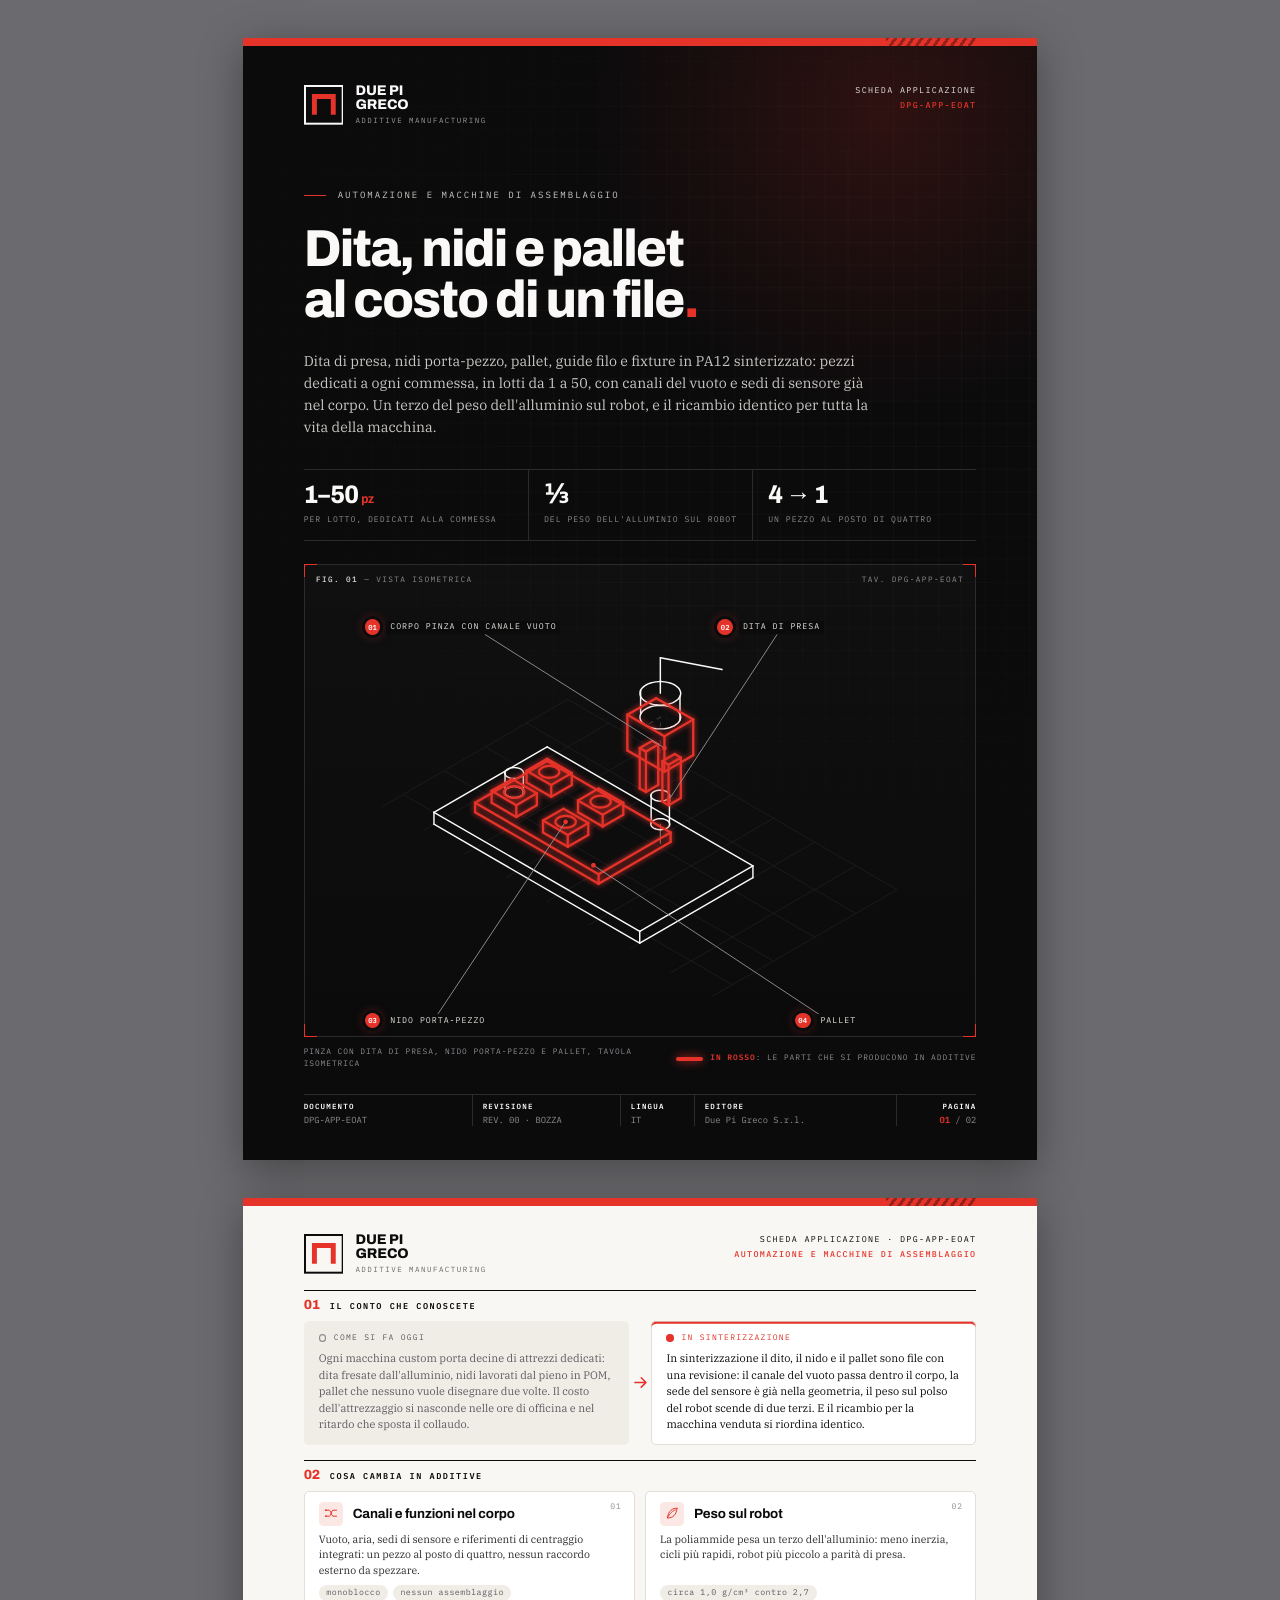
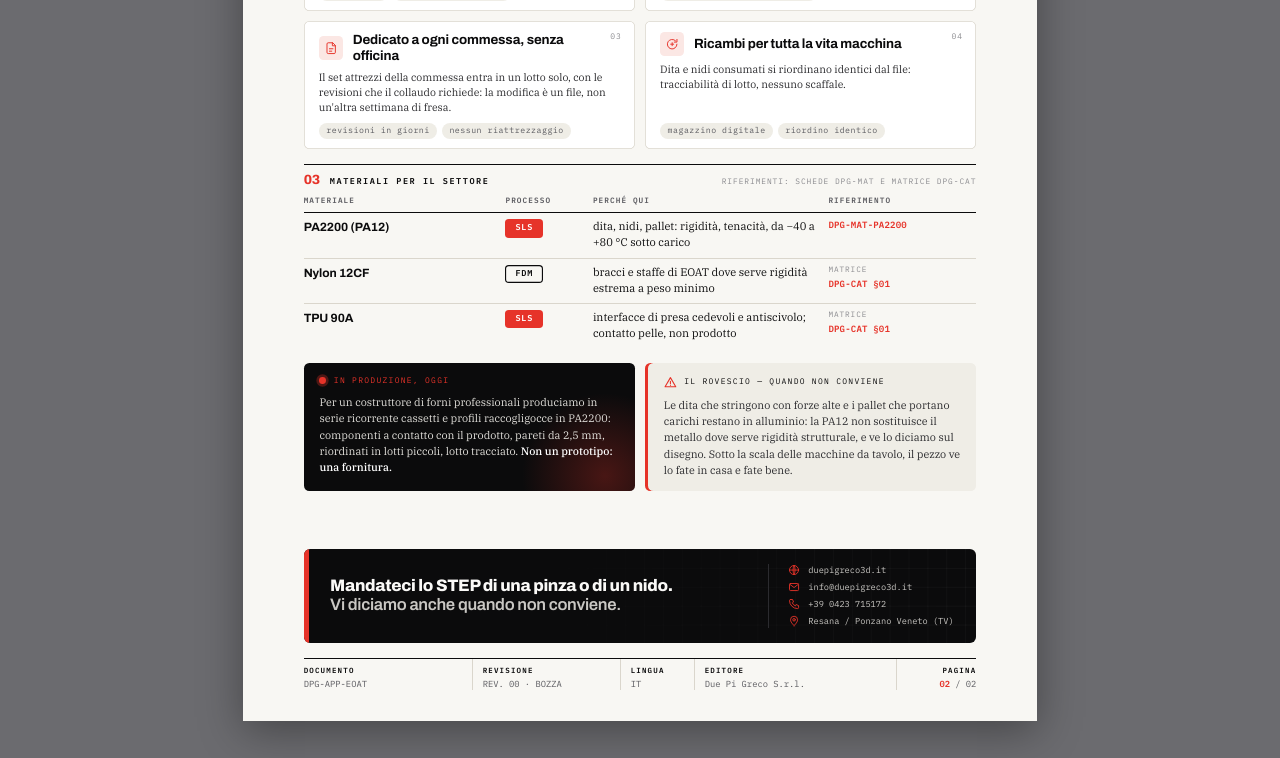
<file: schede/html/DPG_Scheda_EOAT_IT.html>
<!doctype html>
<html lang="it">
<head>
<meta charset="utf-8">
<meta name="viewport" content="width=device-width, initial-scale=1">
<title>Due Pi Greco — DPG-APP-EOAT</title>
<link rel="stylesheet" href="../assets/fonts.css">
<link rel="stylesheet" href="../assets/scheda.css">
</head>
<body>

<section class="page cover">
  <div class="topbar"></div>
  
  <header class="head">
    <div class="logo"><svg viewBox="0 0 30 30" aria-hidden="true"><rect x=".75" y=".75" width="28.5" height="28.5" fill="none" stroke="currentColor" stroke-width="1.5"/><path d="M6 6.75h18V22.5h-3.75V10.5h-10.5V22.5H6z" fill="#e63329"/></svg><div><b>DUE PI<br>GRECO</b><small>Additive manufacturing</small></div></div>
    <div class="meta"><span>Scheda applicazione</span><br><b>DPG-APP-EOAT</b></div>
  </header>
  <div class="hero">
    <div class="eyebrow"><i></i>Automazione e macchine di assemblaggio</div>
    <h1>Dita, nidi e pallet<br>al costo di un file<em>.</em></h1>
    <p class="lead">Dita di presa, nidi porta-pezzo, pallet, guide filo e fixture in PA12 sinterizzato: pezzi dedicati a ogni commessa, in lotti da 1 a 50, con canali del vuoto e sedi di sensore già nel corpo. Un terzo del peso dell&#x27;alluminio sul robot, e il ricambio identico per tutta la vita della macchina.</p>
  </div>
  <div class="kpis"><div class="kpi"><b>1–50<small>pz</small></b><span>per lotto, dedicati alla commessa</span></div><div class="kpi"><b>⅓</b><span>del peso dell&#x27;alluminio sul robot</span></div><div class="kpi"><b>4 → 1</b><span>un pezzo al posto di quattro</span></div></div>
  
  <div class="tavola">
    <div class="frame">
      <span class="corner tl"></span><span class="corner tr"></span><span class="corner bl"></span><span class="corner br"></span>
      <div class="fig"><b>Fig. 01</b> — Vista isometrica</div>
      <div class="scale">Tav. DPG-APP-EOAT</div>
      <div class="art"><img src="../assets/tavola_EOAT.svg" alt=""><div class="callout" style="left:6.48%;top:7.51%"><i>01</i><span>CORPO PINZA CON CANALE VUOTO</span></div><div class="callout" style="left:62.2%;top:7.51%"><i>02</i><span>DITA DI PRESA</span></div><div class="callout" style="left:6.48%;top:98.96%"><i>03</i><span>NIDO PORTA-PEZZO</span></div><div class="callout" style="left:74.45%;top:98.96%"><i>04</i><span>PALLET</span></div></div>
    </div>
    <div class="legend"><span>Pinza con dita di presa, nido porta-pezzo e pallet, tavola isometrica</span><div class="keys"><div class="key"><i></i><span><b>In rosso</b>: le parti che si producono in additive</span></div></div></div>
  </div>
  
  <dl class="tblock">
    <div><dt>Documento</dt><dd>DPG-APP-EOAT</dd></div>
    <div><dt>Revisione</dt><dd>REV. 00 · BOZZA</dd></div>
    <div><dt>Lingua</dt><dd>IT</dd></div>
    <div><dt>Editore</dt><dd>Due Pi Greco S.r.l.</dd></div>
    <div><dt>Pagina</dt><dd><b>01</b> / 02</dd></div>
  </dl>
</section>
<section class="page inner">
  <div class="topbar"></div>
  
  <header class="head">
    <div class="logo"><svg viewBox="0 0 30 30" aria-hidden="true"><rect x=".75" y=".75" width="28.5" height="28.5" fill="none" stroke="currentColor" stroke-width="1.5"/><path d="M6 6.75h18V22.5h-3.75V10.5h-10.5V22.5H6z" fill="#e63329"/></svg><div><b>DUE PI<br>GRECO</b><small>Additive manufacturing</small></div></div>
    <div class="meta"><span>Scheda applicazione · DPG-APP-EOAT</span><br><b>Automazione e macchine di assemblaggio</b></div>
  </header>
  <div class="body">
    <div class="sec">
      <div class="sec-h"><b>01</b><span>Il conto che conoscete</span></div>
      <div class="compare">
        <div class="col was"><div class="k"><i></i>Come si fa oggi</div>Ogni macchina custom porta decine di attrezzi dedicati: dita fresate dall&#x27;alluminio, nidi lavorati dal pieno in POM, pallet che nessuno vuole disegnare due volte. Il costo dell&#x27;attrezzaggio si nasconde nelle ore di officina e nel ritardo che sposta il collaudo.</div>
        <div class="arrow"><svg viewBox="0 0 24 24" class="" aria-hidden="true"><path d="M5 12h14M13 6l6 6-6 6" stroke="#e63329" stroke-width="2" fill="none" stroke-linecap="round" stroke-linejoin="round"/></svg></div>
        <div class="col now"><div class="k"><i></i>In sinterizzazione</div>In sinterizzazione il dito, il nido e il pallet sono file con una revisione: il canale del vuoto passa dentro il corpo, la sede del sensore è già nella geometria, il peso sul polso del robot scende di due terzi. E il ricambio per la macchina venduta si riordina identico.</div>
      </div>
    </div>
    <div class="sec">
      <div class="sec-h"><b>02</b><span>Cosa cambia in additive</span></div>
      <div class="benefits">
        <div class="ben"><span class="n">01</span><div class="top"><div class="ic"><svg viewBox="0 0 24 24" class="" aria-hidden="true"><path d="M3 7h6c3 0 3 10 6 10h6"/><path d="M3 17h6c3 0 3-10 6-10h6"/><circle cx="3" cy="7" r=".6"/><circle cx="3" cy="17" r=".6"/></svg></div>
          <h3>Canali e funzioni nel corpo</h3></div><p>Vuoto, aria, sedi di sensore e riferimenti di centraggio integrati: un pezzo al posto di quattro, nessun raccordo esterno da spezzare.</p><div class="tags"><span class="chip">monoblocco</span><span class="chip">nessun assemblaggio</span></div></div>
        <div class="ben"><span class="n">02</span><div class="top"><div class="ic"><svg viewBox="0 0 24 24" class="" aria-hidden="true"><path d="M20.2 3.8C13 3 5.5 8 4 20c4.5-8.5 9-12 13.5-13.5"/><path d="M4 20c10 .5 15-6 16.2-16.2"/></svg></div>
          <h3>Peso sul robot</h3></div><p>La poliammide pesa un terzo dell&#x27;alluminio: meno inerzia, cicli più rapidi, robot più piccolo a parità di presa.</p><div class="tags"><span class="chip">circa 1,0 g/cm³ contro 2,7</span></div></div>
        <div class="ben"><span class="n">03</span><div class="top"><div class="ic"><svg viewBox="0 0 24 24" class="" aria-hidden="true"><path d="M14 3H7a2 2 0 0 0-2 2v14a2 2 0 0 0 2 2h10a2 2 0 0 0 2-2V8z"/><path d="M14 3v5h5M9 13h6M9 17h4"/></svg></div>
          <h3>Dedicato a ogni commessa, senza officina</h3></div><p>Il set attrezzi della commessa entra in un lotto solo, con le revisioni che il collaudo richiede: la modifica è un file, non un&#x27;altra settimana di fresa.</p><div class="tags"><span class="chip">revisioni in giorni</span><span class="chip">nessun riattrezzaggio</span></div></div>
        <div class="ben"><span class="n">04</span><div class="top"><div class="ic"><svg viewBox="0 0 24 24" class="" aria-hidden="true"><path d="M20 12a8 8 0 1 1-2.34-5.66"/><path d="M20 4v4.5h-4.5"/><path d="M9.5 12h5M12 9.5v5"/></svg></div>
          <h3>Ricambi per tutta la vita macchina</h3></div><p>Dita e nidi consumati si riordinano identici dal file: tracciabilità di lotto, nessuno scaffale.</p><div class="tags"><span class="chip">magazzino digitale</span><span class="chip">riordino identico</span></div></div>
      </div>
    </div>
    <div class="sec">
      <div class="sec-h"><b>03</b><span>Materiali per il settore</span><em>Riferimenti: schede DPG-MAT e matrice DPG-CAT</em></div>
      <div>
        <table class="mat">
          <thead><tr><th style="width:30%">Materiale</th><th style="width:13%">Processo</th><th>Perché qui</th><th style="width:22%">Riferimento</th></tr></thead>
          <tbody><tr><td class="m">PA2200 (PA12)</td><td><span class="badge SLS">SLS</span></td><td>dita, nidi, pallet: rigidità, tenacità, da −40 a +80 °C sotto carico</td><td class="ref">DPG-MAT-PA2200</td></tr><tr><td class="m">Nylon 12CF</td><td><span class="badge FDM">FDM</span></td><td>bracci e staffe di EOAT dove serve rigidità estrema a peso minimo</td><td class="ref"><small>matrice</small>DPG-CAT §01</td></tr><tr><td class="m">TPU 90A</td><td><span class="badge SLS">SLS</span></td><td>interfacce di presa cedevoli e antiscivolo; contatto pelle, non prodotto</td><td class="ref"><small>matrice</small>DPG-CAT §01</td></tr></tbody>
        </table>
      </div>
    </div>
    <div class="proof">
      <div class="case"><div class="k"><span class="live"></span>In produzione, oggi</div><p>Per un costruttore di forni professionali produciamo in serie ricorrente cassetti e profili raccogligocce in PA2200: componenti a contatto con il prodotto, pareti da 2,5 mm, riordinati in lotti piccoli, lotto tracciato. <strong>Non un prototipo: una fornitura.</strong></p></div>
      <div class="limits"><div class="k"><svg viewBox="0 0 24 24" class="" aria-hidden="true"><path d="M12 3 2 20h20z"/><path d="M12 10v4.5M12 17.5v.01"/></svg>Il rovescio — quando non conviene</div><p>Le dita che stringono con forze alte e i pallet che portano carichi restano in alluminio: la PA12 non sostituisce il metallo dove serve rigidità strutturale, e ve lo diciamo sul disegno. Sotto la scala delle macchine da tavolo, il pezzo ve lo fate in casa e fate bene.</p></div>
    </div>
  </div>
  <div class="cta">
    <div>
      <h2>Mandateci lo STEP di una pinza o di un nido.<br><span>Vi diciamo anche quando non conviene.</span></h2>
    </div>
    <ul><li><svg viewBox="0 0 24 24" class="" aria-hidden="true"><circle cx="12" cy="12" r="9"/><path d="M3 12h18M12 3c2.8 2.6 2.8 15.4 0 18M12 3c-2.8 2.6-2.8 15.4 0 18"/></svg><a href="https://duepigreco3d.it">duepigreco3d.it</a></li><li><svg viewBox="0 0 24 24" class="" aria-hidden="true"><rect x="3" y="5" width="18" height="14" rx="2"/><path d="m3.5 6.5 8.5 6.5 8.5-6.5"/></svg><a href="mailto:info@duepigreco3d.it">info@duepigreco3d.it</a></li><li><svg viewBox="0 0 24 24" class="" aria-hidden="true"><path d="M5 3h4l2 5-2.5 1.5a11 11 0 0 0 6 6L16 13l5 2v4a2 2 0 0 1-2 2A16 16 0 0 1 3 5a2 2 0 0 1 2-2"/></svg><a href="tel:+390423715172">+39 0423 715172</a></li><li><svg viewBox="0 0 24 24" class="" aria-hidden="true"><path d="M12 21s-7-6.2-7-11.5a7 7 0 0 1 14 0C19 14.8 12 21 12 21z"/><circle cx="12" cy="9.5" r="2.5"/></svg>Resana / Ponzano Veneto (TV)</li></ul>
  </div>
  
  <dl class="tblock">
    <div><dt>Documento</dt><dd>DPG-APP-EOAT</dd></div>
    <div><dt>Revisione</dt><dd>REV. 00 · BOZZA</dd></div>
    <div><dt>Lingua</dt><dd>IT</dd></div>
    <div><dt>Editore</dt><dd>Due Pi Greco S.r.l.</dd></div>
    <div><dt>Pagina</dt><dd><b>02</b> / 02</dd></div>
  </dl>
</section>
</body>
</html>
</file>
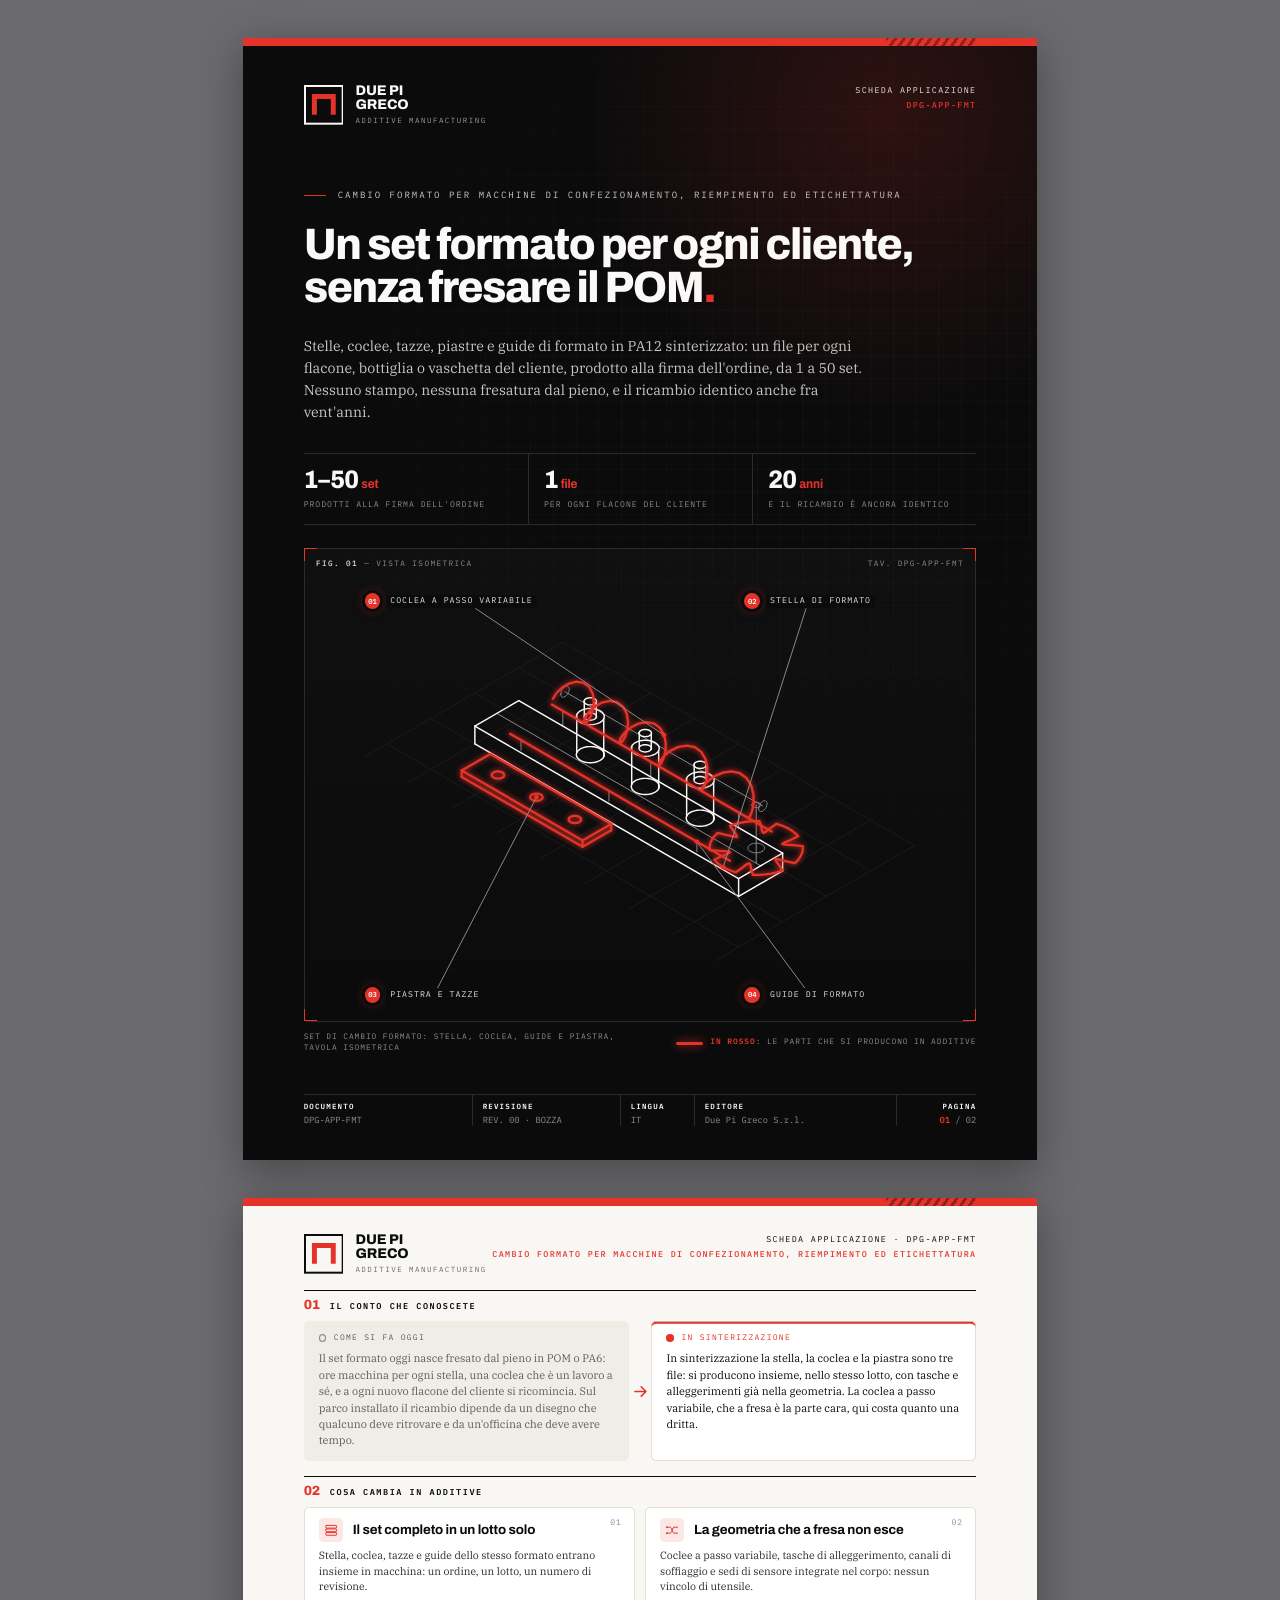
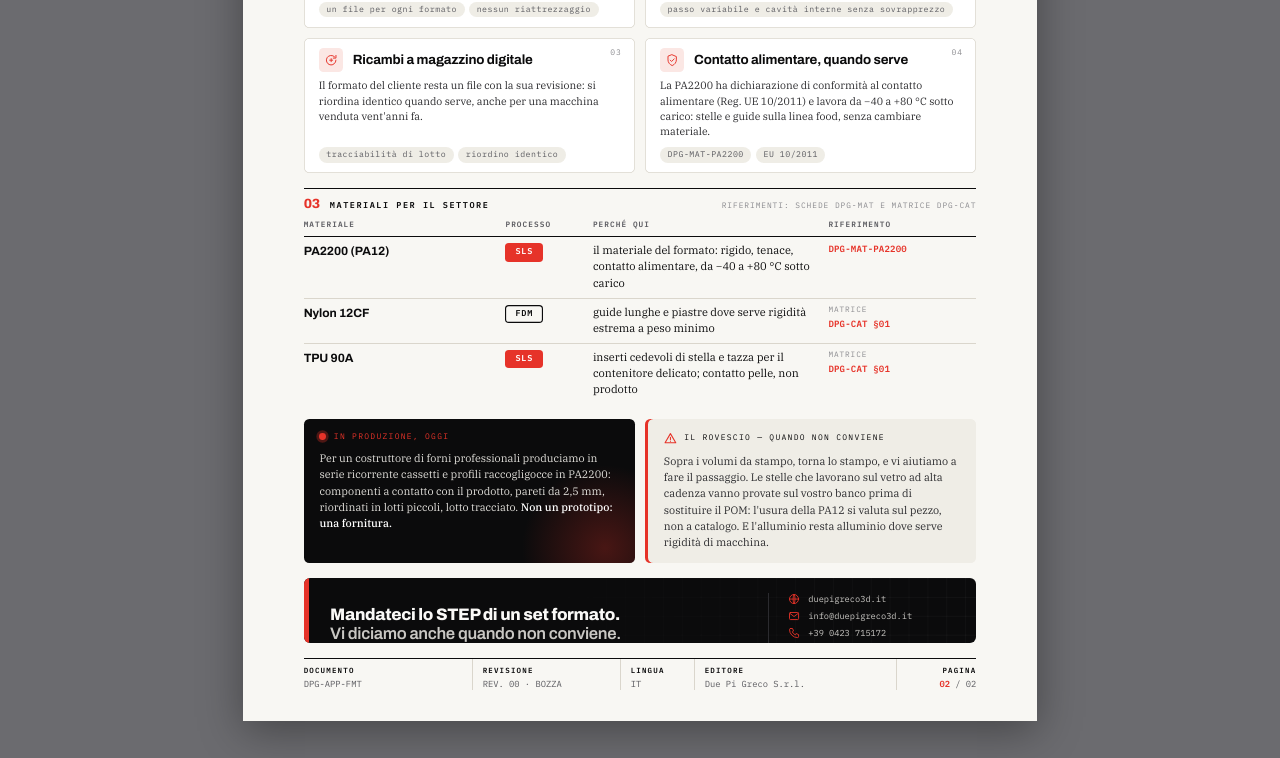
<file: schede/html/DPG_Scheda_FMT_IT.html>
<!doctype html>
<html lang="it">
<head>
<meta charset="utf-8">
<meta name="viewport" content="width=device-width, initial-scale=1">
<title>Due Pi Greco — DPG-APP-FMT</title>
<link rel="stylesheet" href="../assets/fonts.css">
<link rel="stylesheet" href="../assets/scheda.css">
</head>
<body>

<section class="page cover">
  <div class="topbar"></div>
  
  <header class="head">
    <div class="logo"><svg viewBox="0 0 30 30" aria-hidden="true"><rect x=".75" y=".75" width="28.5" height="28.5" fill="none" stroke="currentColor" stroke-width="1.5"/><path d="M6 6.75h18V22.5h-3.75V10.5h-10.5V22.5H6z" fill="#e63329"/></svg><div><b>DUE PI<br>GRECO</b><small>Additive manufacturing</small></div></div>
    <div class="meta"><span>Scheda applicazione</span><br><b>DPG-APP-FMT</b></div>
  </header>
  <div class="hero">
    <div class="eyebrow"><i></i>Cambio formato per macchine di confezionamento, riempimento ed etichettatura</div>
    <h1 style="--h1:33pt">Un set formato per ogni cliente,<br>senza fresare il POM<em>.</em></h1>
    <p class="lead">Stelle, coclee, tazze, piastre e guide di formato in PA12 sinterizzato: un file per ogni flacone, bottiglia o vaschetta del cliente, prodotto alla firma dell&#x27;ordine, da 1 a 50 set. Nessuno stampo, nessuna fresatura dal pieno, e il ricambio identico anche fra vent&#x27;anni.</p>
  </div>
  <div class="kpis"><div class="kpi"><b>1–50<small>set</small></b><span>prodotti alla firma dell&#x27;ordine</span></div><div class="kpi"><b>1<small>file</small></b><span>per ogni flacone del cliente</span></div><div class="kpi"><b>20<small>anni</small></b><span>e il ricambio è ancora identico</span></div></div>
  
  <div class="tavola">
    <div class="frame">
      <span class="corner tl"></span><span class="corner tr"></span><span class="corner bl"></span><span class="corner br"></span>
      <div class="fig"><b>Fig. 01</b> — Vista isometrica</div>
      <div class="scale">Tav. DPG-APP-FMT</div>
      <div class="art"><img src="../assets/tavola_FMT.svg" alt=""><div class="callout" style="left:6.48%;top:5.15%"><i>01</i><span>COCLEA A PASSO VARIABILE</span></div><div class="callout" style="left:66.49%;top:5.15%"><i>02</i><span>STELLA DI FORMATO</span></div><div class="callout" style="left:6.48%;top:96.6%"><i>03</i><span>PIASTRA E TAZZE</span></div><div class="callout" style="left:66.49%;top:96.6%"><i>04</i><span>GUIDE DI FORMATO</span></div></div>
    </div>
    <div class="legend"><span>Set di cambio formato: stella, coclea, guide e piastra, tavola isometrica</span><div class="keys"><div class="key"><i></i><span><b>In rosso</b>: le parti che si producono in additive</span></div></div></div>
  </div>
  
  <dl class="tblock">
    <div><dt>Documento</dt><dd>DPG-APP-FMT</dd></div>
    <div><dt>Revisione</dt><dd>REV. 00 · BOZZA</dd></div>
    <div><dt>Lingua</dt><dd>IT</dd></div>
    <div><dt>Editore</dt><dd>Due Pi Greco S.r.l.</dd></div>
    <div><dt>Pagina</dt><dd><b>01</b> / 02</dd></div>
  </dl>
</section>
<section class="page inner">
  <div class="topbar"></div>
  
  <header class="head">
    <div class="logo"><svg viewBox="0 0 30 30" aria-hidden="true"><rect x=".75" y=".75" width="28.5" height="28.5" fill="none" stroke="currentColor" stroke-width="1.5"/><path d="M6 6.75h18V22.5h-3.75V10.5h-10.5V22.5H6z" fill="#e63329"/></svg><div><b>DUE PI<br>GRECO</b><small>Additive manufacturing</small></div></div>
    <div class="meta"><span>Scheda applicazione · DPG-APP-FMT</span><br><b>Cambio formato per macchine di confezionamento, riempimento ed etichettatura</b></div>
  </header>
  <div class="body">
    <div class="sec">
      <div class="sec-h"><b>01</b><span>Il conto che conoscete</span></div>
      <div class="compare">
        <div class="col was"><div class="k"><i></i>Come si fa oggi</div>Il set formato oggi nasce fresato dal pieno in POM o PA6: ore macchina per ogni stella, una coclea che è un lavoro a sé, e a ogni nuovo flacone del cliente si ricomincia. Sul parco installato il ricambio dipende da un disegno che qualcuno deve ritrovare e da un&#x27;officina che deve avere tempo.</div>
        <div class="arrow"><svg viewBox="0 0 24 24" class="" aria-hidden="true"><path d="M5 12h14M13 6l6 6-6 6" stroke="#e63329" stroke-width="2" fill="none" stroke-linecap="round" stroke-linejoin="round"/></svg></div>
        <div class="col now"><div class="k"><i></i>In sinterizzazione</div>In sinterizzazione la stella, la coclea e la piastra sono tre file: si producono insieme, nello stesso lotto, con tasche e alleggerimenti già nella geometria. La coclea a passo variabile, che a fresa è la parte cara, qui costa quanto una dritta.</div>
      </div>
    </div>
    <div class="sec">
      <div class="sec-h"><b>02</b><span>Cosa cambia in additive</span></div>
      <div class="benefits">
        <div class="ben"><span class="n">01</span><div class="top"><div class="ic"><svg viewBox="0 0 24 24" class="" aria-hidden="true"><rect x="3" y="4" width="18" height="4.5" rx="1"/><rect x="3" y="10" width="18" height="4.5" rx="1"/><rect x="3" y="16" width="18" height="4.5" rx="1"/></svg></div>
          <h3>Il set completo in un lotto solo</h3></div><p>Stella, coclea, tazze e guide dello stesso formato entrano insieme in macchina: un ordine, un lotto, un numero di revisione.</p><div class="tags"><span class="chip">un file per ogni formato</span><span class="chip">nessun riattrezzaggio</span></div></div>
        <div class="ben"><span class="n">02</span><div class="top"><div class="ic"><svg viewBox="0 0 24 24" class="" aria-hidden="true"><path d="M3 7h6c3 0 3 10 6 10h6"/><path d="M3 17h6c3 0 3-10 6-10h6"/><circle cx="3" cy="7" r=".6"/><circle cx="3" cy="17" r=".6"/></svg></div>
          <h3>La geometria che a fresa non esce</h3></div><p>Coclee a passo variabile, tasche di alleggerimento, canali di soffiaggio e sedi di sensore integrate nel corpo: nessun vincolo di utensile.</p><div class="tags"><span class="chip">passo variabile e cavità interne senza sovrapprezzo</span></div></div>
        <div class="ben"><span class="n">03</span><div class="top"><div class="ic"><svg viewBox="0 0 24 24" class="" aria-hidden="true"><path d="M20 12a8 8 0 1 1-2.34-5.66"/><path d="M20 4v4.5h-4.5"/><path d="M9.5 12h5M12 9.5v5"/></svg></div>
          <h3>Ricambi a magazzino digitale</h3></div><p>Il formato del cliente resta un file con la sua revisione: si riordina identico quando serve, anche per una macchina venduta vent&#x27;anni fa.</p><div class="tags"><span class="chip">tracciabilità di lotto</span><span class="chip">riordino identico</span></div></div>
        <div class="ben"><span class="n">04</span><div class="top"><div class="ic"><svg viewBox="0 0 24 24" class="" aria-hidden="true"><path d="M12 3 19 6v5.5c0 4.2-2.9 7.9-7 9.5-4.1-1.6-7-5.3-7-9.5V6z"/><path d="m8.8 12 2.2 2.2 4.4-4.4"/></svg></div>
          <h3>Contatto alimentare, quando serve</h3></div><p>La PA2200 ha dichiarazione di conformità al contatto alimentare (Reg. UE 10/2011) e lavora da −40 a +80 °C sotto carico: stelle e guide sulla linea food, senza cambiare materiale.</p><div class="tags"><span class="chip">DPG-MAT-PA2200</span><span class="chip">EU 10/2011</span></div></div>
      </div>
    </div>
    <div class="sec">
      <div class="sec-h"><b>03</b><span>Materiali per il settore</span><em>Riferimenti: schede DPG-MAT e matrice DPG-CAT</em></div>
      <div>
        <table class="mat">
          <thead><tr><th style="width:30%">Materiale</th><th style="width:13%">Processo</th><th>Perché qui</th><th style="width:22%">Riferimento</th></tr></thead>
          <tbody><tr><td class="m">PA2200 (PA12)</td><td><span class="badge SLS">SLS</span></td><td>il materiale del formato: rigido, tenace, contatto alimentare, da −40 a +80 °C sotto carico</td><td class="ref">DPG-MAT-PA2200</td></tr><tr><td class="m">Nylon 12CF</td><td><span class="badge FDM">FDM</span></td><td>guide lunghe e piastre dove serve rigidità estrema a peso minimo</td><td class="ref"><small>matrice</small>DPG-CAT §01</td></tr><tr><td class="m">TPU 90A</td><td><span class="badge SLS">SLS</span></td><td>inserti cedevoli di stella e tazza per il contenitore delicato; contatto pelle, non prodotto</td><td class="ref"><small>matrice</small>DPG-CAT §01</td></tr></tbody>
        </table>
      </div>
    </div>
    <div class="proof">
      <div class="case"><div class="k"><span class="live"></span>In produzione, oggi</div><p>Per un costruttore di forni professionali produciamo in serie ricorrente cassetti e profili raccogligocce in PA2200: componenti a contatto con il prodotto, pareti da 2,5 mm, riordinati in lotti piccoli, lotto tracciato. <strong>Non un prototipo: una fornitura.</strong></p></div>
      <div class="limits"><div class="k"><svg viewBox="0 0 24 24" class="" aria-hidden="true"><path d="M12 3 2 20h20z"/><path d="M12 10v4.5M12 17.5v.01"/></svg>Il rovescio — quando non conviene</div><p>Sopra i volumi da stampo, torna lo stampo, e vi aiutiamo a fare il passaggio. Le stelle che lavorano sul vetro ad alta cadenza vanno provate sul vostro banco prima di sostituire il POM: l&#x27;usura della PA12 si valuta sul pezzo, non a catalogo. E l&#x27;alluminio resta alluminio dove serve rigidità di macchina.</p></div>
    </div>
  </div>
  <div class="cta">
    <div>
      <h2>Mandateci lo STEP di un set formato.<br><span>Vi diciamo anche quando non conviene.</span></h2>
    </div>
    <ul><li><svg viewBox="0 0 24 24" class="" aria-hidden="true"><circle cx="12" cy="12" r="9"/><path d="M3 12h18M12 3c2.8 2.6 2.8 15.4 0 18M12 3c-2.8 2.6-2.8 15.4 0 18"/></svg><a href="https://duepigreco3d.it">duepigreco3d.it</a></li><li><svg viewBox="0 0 24 24" class="" aria-hidden="true"><rect x="3" y="5" width="18" height="14" rx="2"/><path d="m3.5 6.5 8.5 6.5 8.5-6.5"/></svg><a href="mailto:info@duepigreco3d.it">info@duepigreco3d.it</a></li><li><svg viewBox="0 0 24 24" class="" aria-hidden="true"><path d="M5 3h4l2 5-2.5 1.5a11 11 0 0 0 6 6L16 13l5 2v4a2 2 0 0 1-2 2A16 16 0 0 1 3 5a2 2 0 0 1 2-2"/></svg><a href="tel:+390423715172">+39 0423 715172</a></li><li><svg viewBox="0 0 24 24" class="" aria-hidden="true"><path d="M12 21s-7-6.2-7-11.5a7 7 0 0 1 14 0C19 14.8 12 21 12 21z"/><circle cx="12" cy="9.5" r="2.5"/></svg>Resana / Ponzano Veneto (TV)</li></ul>
  </div>
  
  <dl class="tblock">
    <div><dt>Documento</dt><dd>DPG-APP-FMT</dd></div>
    <div><dt>Revisione</dt><dd>REV. 00 · BOZZA</dd></div>
    <div><dt>Lingua</dt><dd>IT</dd></div>
    <div><dt>Editore</dt><dd>Due Pi Greco S.r.l.</dd></div>
    <div><dt>Pagina</dt><dd><b>02</b> / 02</dd></div>
  </dl>
</section>
</body>
</html>
</file>
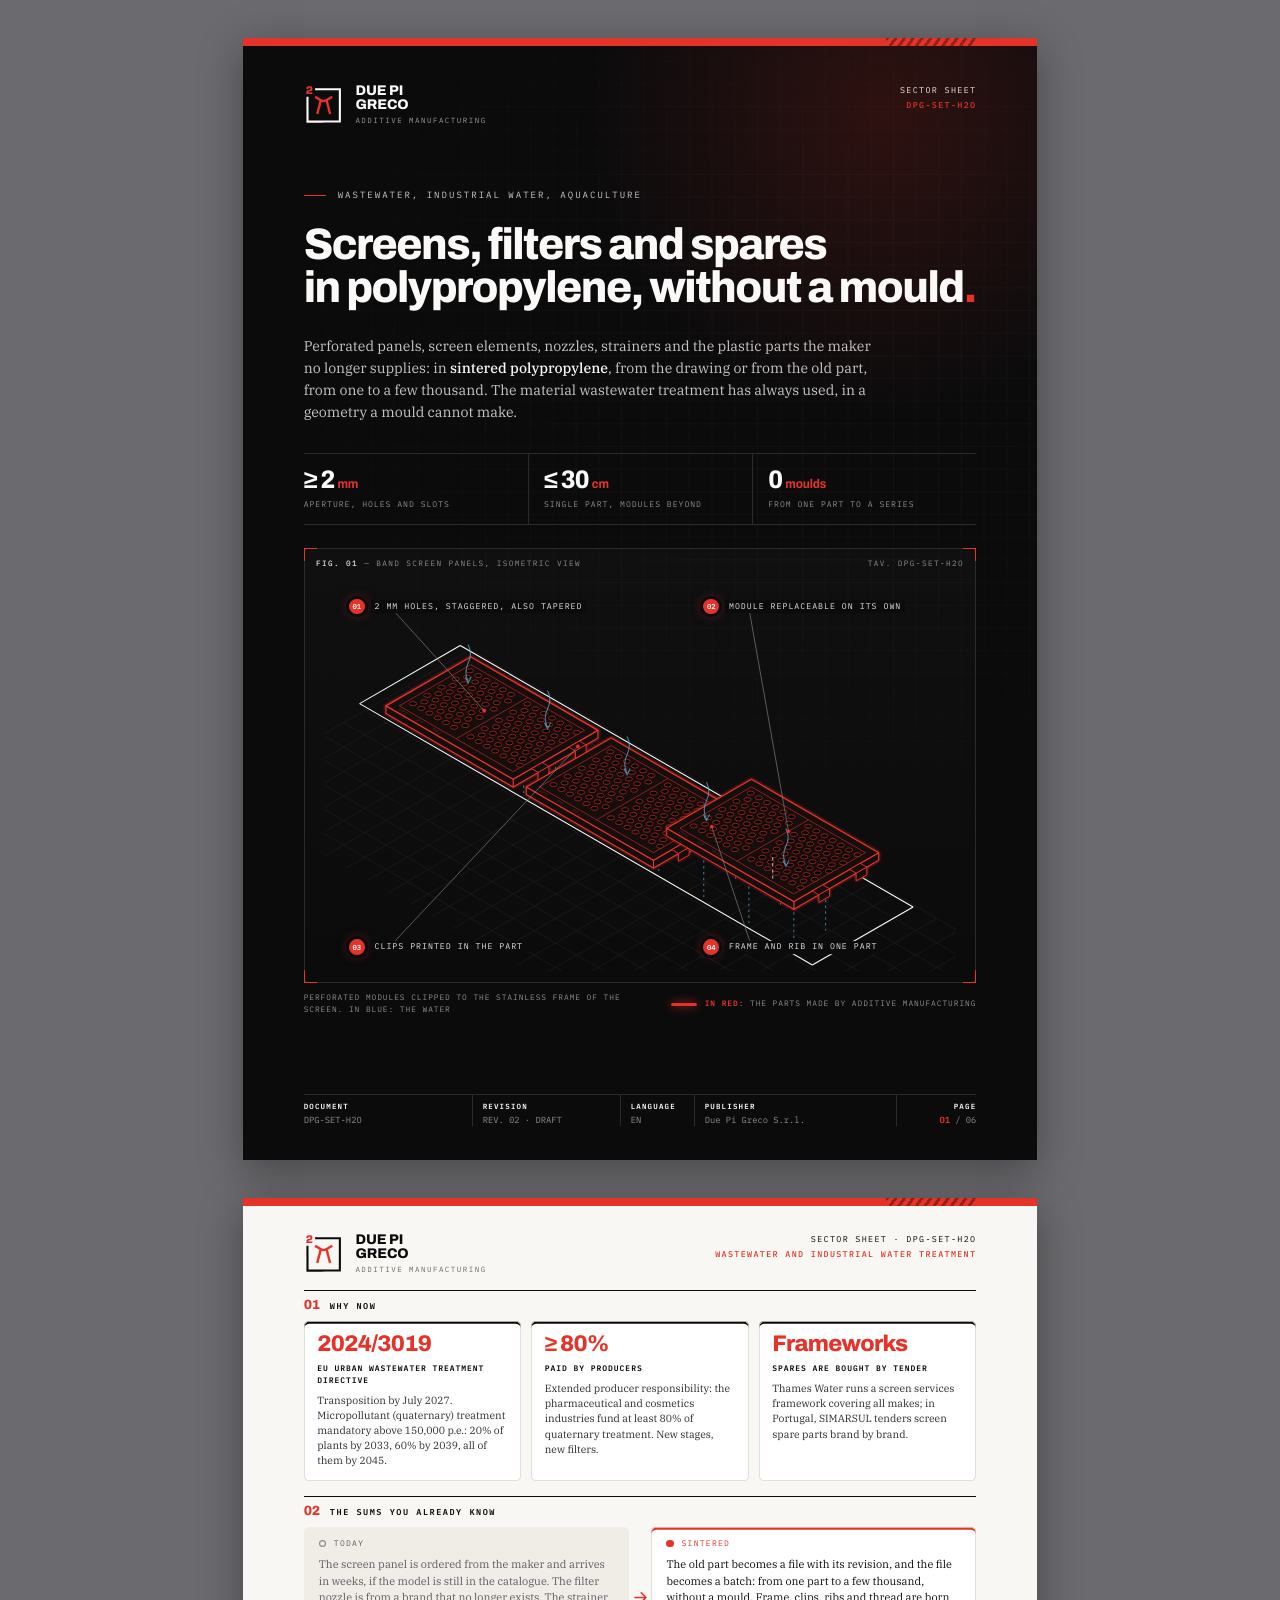
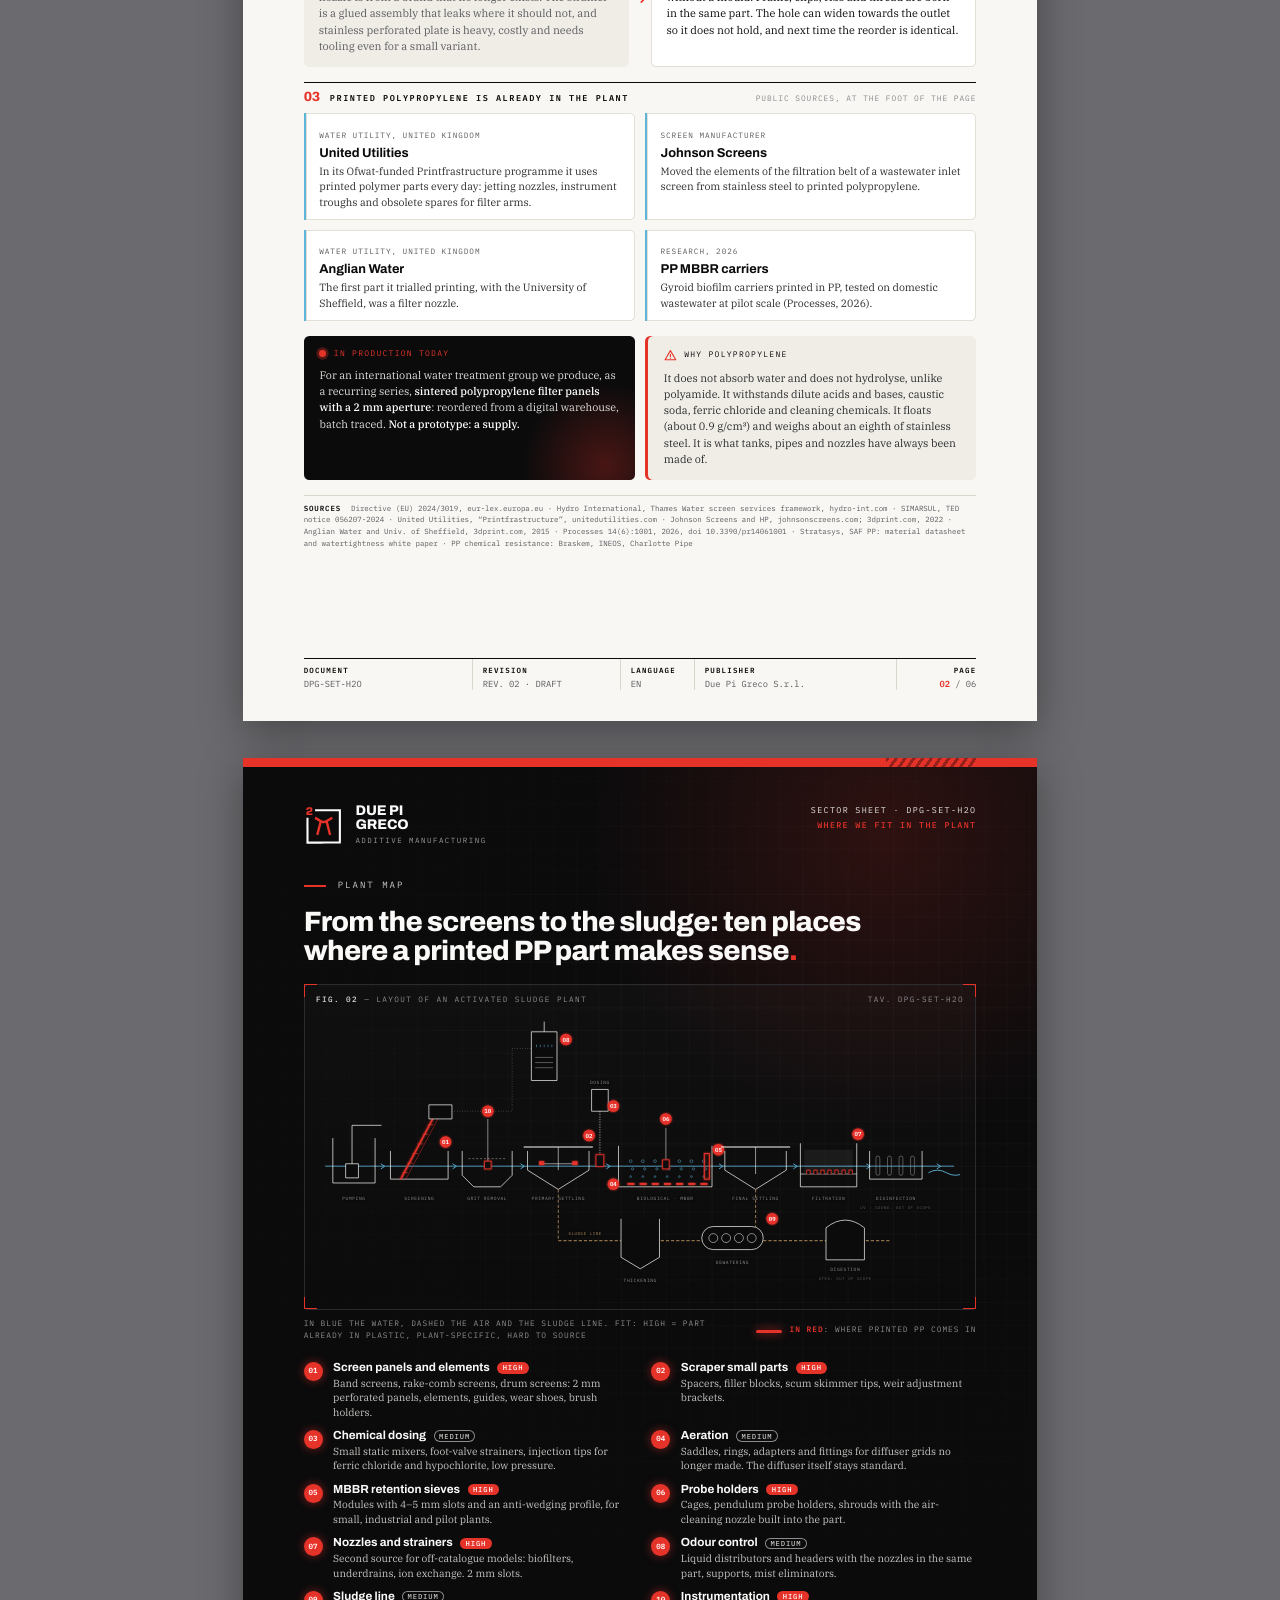
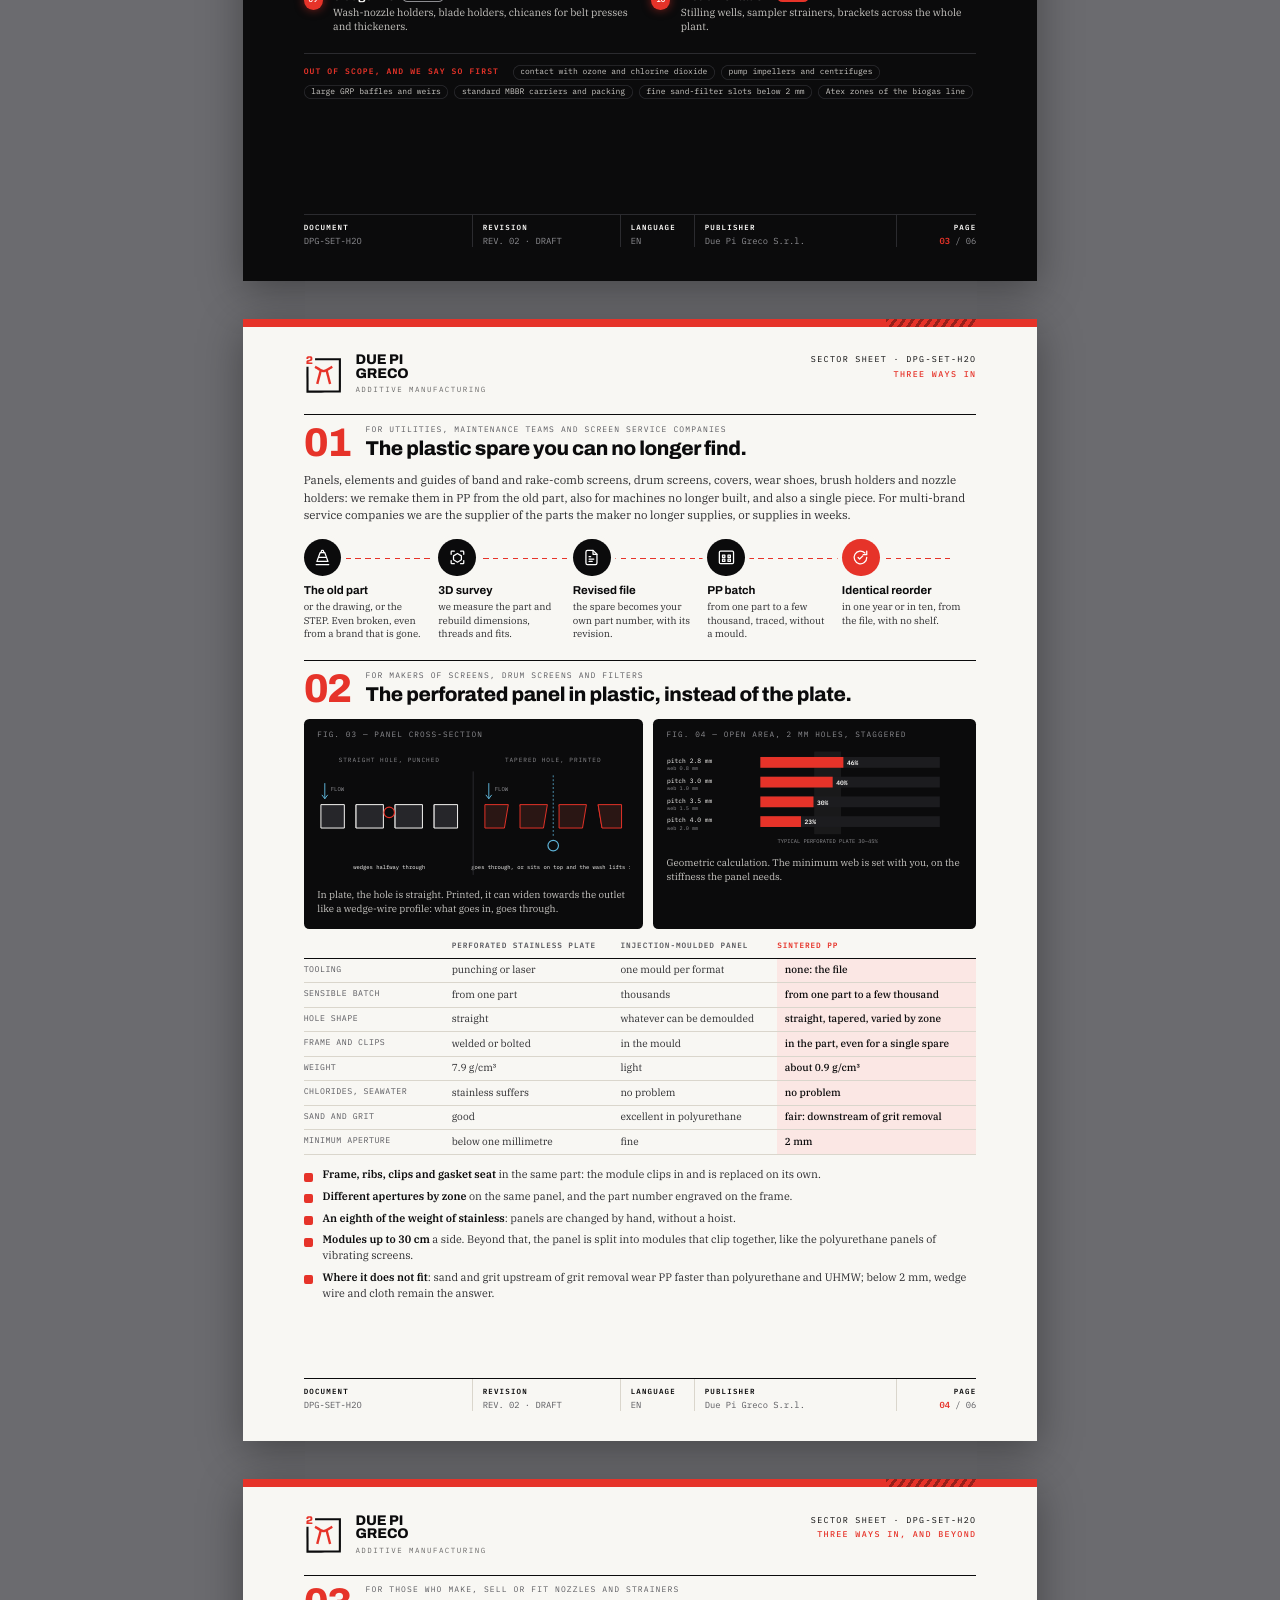
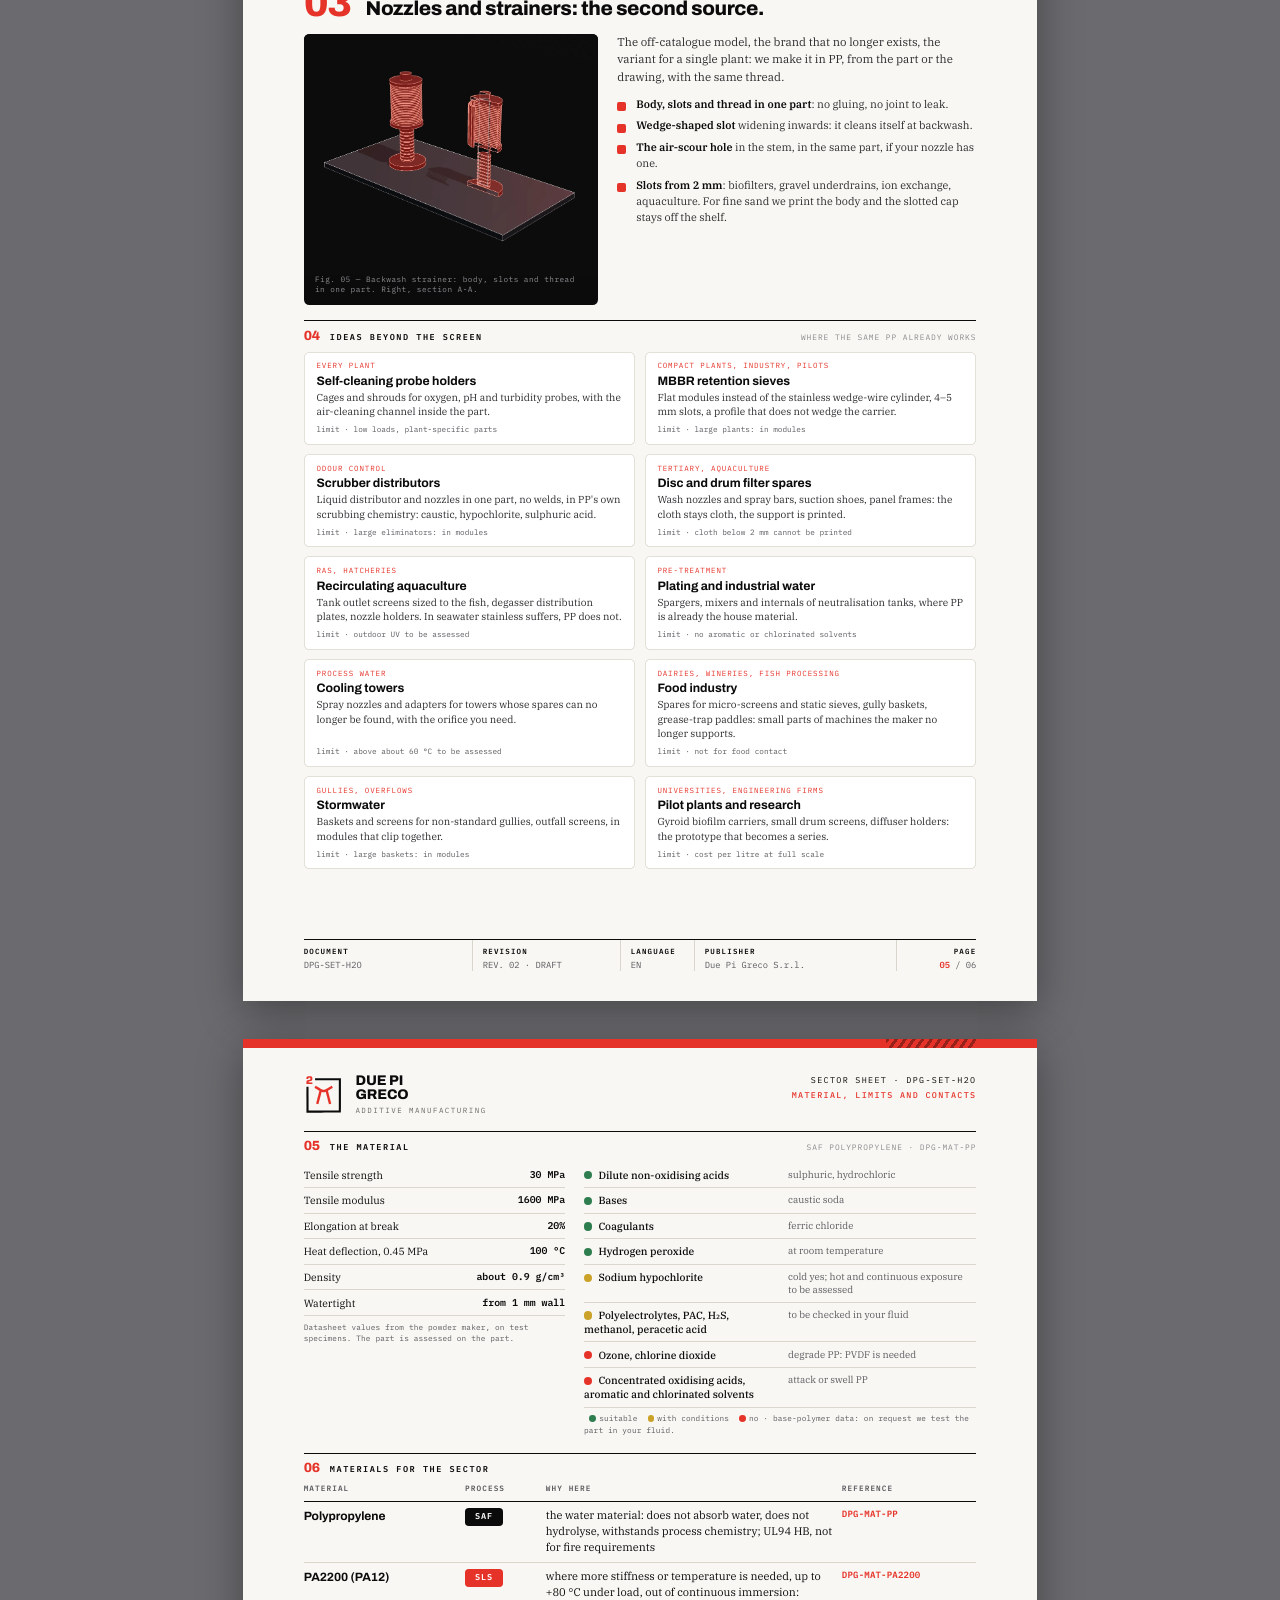
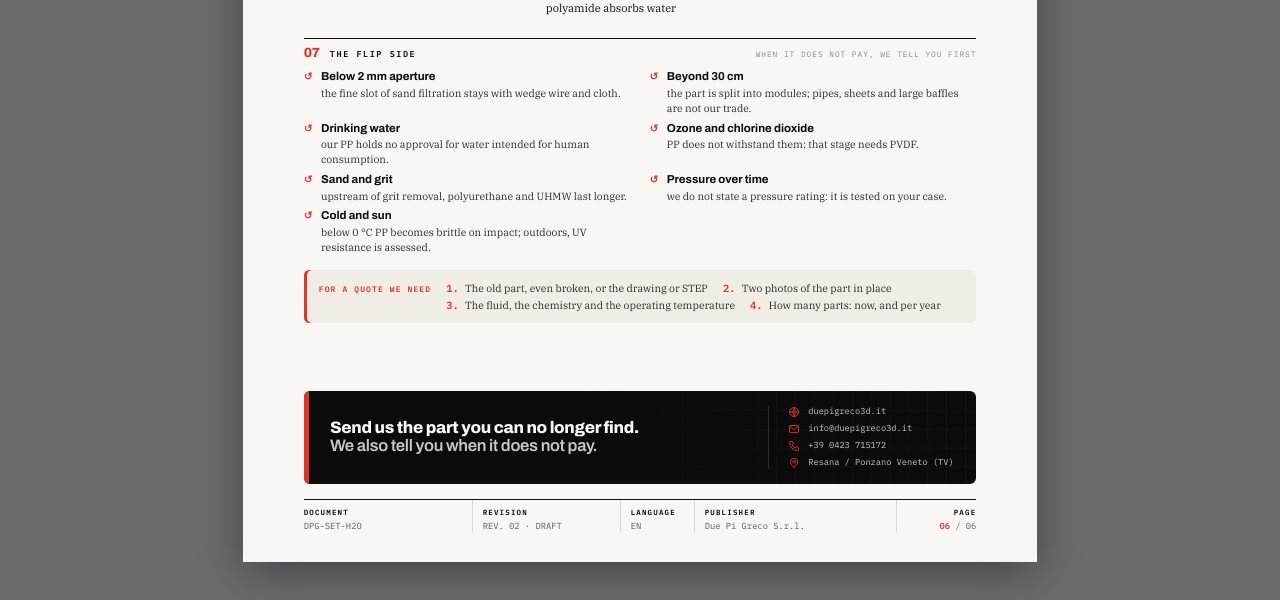
<file: schede/html/DPG_Settore_H2O_EN.html>
<!doctype html>
<html lang="en">
<head>
<meta charset="utf-8">
<meta name="viewport" content="width=device-width, initial-scale=1">
<title>Due Pi Greco — DPG-SET-H2O (EN)</title>
<link rel="stylesheet" href="../assets/fonts.css">
<link rel="stylesheet" href="../assets/scheda.css">
<link rel="stylesheet" href="../assets/h2o.css">
</head>
<body>

<section class="page cover">
  <div class="topbar"></div>
  
  <header class="head">
    <div class="logo"><svg xmlns="http://www.w3.org/2000/svg" viewBox="44.5 49.5 28 30"><path d="M51.88 51.91C51.87 51.93 51.87 52.29 51.87 52.71L51.88 53.46L60.85 53.48C65.79 53.49 69.82 53.50 69.83 53.50C69.83 53.50 69.83 58.64 69.83 64.92L69.82 76.34L58.40 76.34L46.97 76.34L46.96 67.41C46.96 60.87 46.95 58.46 46.92 58.43C46.88 58.38 45.51 58.36 45.40 58.40C45.35 58.42 45.35 59.31 45.35 68.18L45.35 77.93L45.43 77.96C45.56 78.01 71.32 78.00 71.39 77.95C71.44 77.92 71.44 77.09 71.43 64.90L71.43 51.89L61.66 51.88C53.79 51.87 51.89 51.88 51.88 51.91" fill="currentColor" fill-rule="evenodd"/><path d="M46.75 50.47C46.72 50.48 46.60 50.50 46.50 50.52C45.98 50.62 45.55 50.98 45.39 51.45C45.32 51.68 45.29 52.50 45.36 52.56C45.39 52.59 45.57 52.59 46.06 52.59L46.72 52.58L46.75 52.30C46.80 51.94 46.84 51.84 46.97 51.74C47.06 51.67 47.08 51.67 47.59 51.67L48.12 51.67L48.24 51.79L48.36 51.90L48.36 52.29C48.36 52.90 48.38 52.88 47.05 53.21C46.03 53.46 45.87 53.52 45.63 53.78C45.35 54.08 45.34 54.16 45.34 55.30L45.34 56.29L47.59 56.29L49.84 56.29L49.84 55.69L49.84 55.10L48.29 55.08L46.75 55.07L46.74 54.96C46.73 54.81 46.85 54.58 46.97 54.51C47.03 54.48 47.19 54.42 47.34 54.39C47.68 54.30 48.13 54.19 48.53 54.08C49.58 53.80 49.88 53.37 49.84 52.21C49.82 51.50 49.72 51.20 49.42 50.90C49.06 50.55 48.76 50.48 47.65 50.47C47.19 50.46 46.79 50.46 46.75 50.47M52.21 57.87C52.14 57.99 51.98 58.23 51.87 58.40C51.76 58.57 51.61 58.80 51.54 58.90C51.48 59.01 51.42 59.11 51.42 59.14C51.42 59.18 51.51 59.25 51.65 59.34C52.46 59.85 52.63 59.95 52.68 59.98C52.71 59.99 52.79 60.05 52.87 60.09C52.94 60.14 53.05 60.21 53.12 60.25C53.18 60.28 53.28 60.34 53.33 60.37C53.38 60.40 53.46 60.45 53.50 60.47C53.55 60.49 53.77 60.62 53.99 60.75C54.39 60.98 54.82 61.22 54.98 61.30C55.03 61.33 55.09 61.37 55.11 61.39C55.15 61.44 55.15 61.45 55.04 61.83C55.01 61.97 54.96 62.13 54.95 62.19C54.94 62.25 54.87 62.50 54.81 62.74C54.74 62.99 54.68 63.24 54.67 63.30C54.66 63.36 54.64 63.43 54.62 63.45C54.61 63.47 54.59 63.54 54.58 63.62C54.56 63.69 54.49 63.95 54.43 64.19C54.36 64.43 54.30 64.68 54.29 64.74C54.28 64.80 54.21 65.05 54.15 65.29C54.08 65.54 54.02 65.78 54.01 65.84C53.99 65.90 53.95 66.07 53.91 66.21C53.87 66.35 53.83 66.51 53.82 66.57C53.80 66.63 53.76 66.79 53.72 66.93C53.68 67.07 53.64 67.23 53.63 67.29C53.62 67.35 53.55 67.60 53.49 67.84C53.42 68.09 53.36 68.33 53.34 68.39C53.32 68.51 53.17 69.07 53.06 69.48C53.02 69.62 52.98 69.78 52.97 69.84C52.95 69.90 52.91 70.07 52.87 70.20C52.83 70.34 52.79 70.51 52.78 70.57C52.77 70.63 52.73 70.76 52.70 70.86C52.63 71.14 52.64 71.19 52.74 71.21C52.79 71.23 52.96 71.27 53.12 71.31C53.29 71.36 53.47 71.40 53.53 71.42C53.59 71.43 53.76 71.47 53.90 71.51C54.03 71.55 54.20 71.59 54.27 71.59C54.41 71.59 54.41 71.59 54.52 71.15C54.55 71.04 54.58 70.90 54.61 70.82C54.63 70.74 54.65 70.63 54.67 70.57C54.68 70.51 54.72 70.34 54.76 70.20C54.80 70.07 54.84 69.90 54.86 69.84C54.87 69.78 54.92 69.57 54.98 69.37C55.25 68.33 55.31 68.12 55.33 68.01C55.34 67.95 55.36 67.88 55.37 67.87C55.38 67.85 55.40 67.77 55.42 67.70C55.43 67.62 55.50 67.36 55.56 67.12C55.63 66.88 55.69 66.63 55.71 66.57C55.72 66.51 55.77 66.29 55.82 66.10C56.09 65.09 56.16 64.84 56.18 64.74C56.19 64.68 56.23 64.52 56.27 64.38C56.31 64.24 56.35 64.08 56.37 64.02C56.38 63.96 56.44 63.71 56.51 63.47C56.57 63.23 56.64 62.98 56.65 62.92C56.82 62.19 56.83 62.18 57.05 62.28C57.45 62.45 58.10 62.61 58.38 62.61C58.63 62.61 59.03 62.52 59.54 62.33C59.90 62.20 59.92 62.20 59.94 62.31C59.95 62.36 59.97 62.44 59.99 62.49C60.00 62.54 60.06 62.76 60.11 62.97C60.23 63.42 60.37 63.94 60.50 64.43C60.55 64.63 60.60 64.84 60.61 64.90C60.63 64.96 60.69 65.21 60.76 65.45C60.91 66.06 61.04 66.52 61.20 67.15C61.27 67.44 61.38 67.86 61.43 68.06C61.49 68.27 61.55 68.49 61.56 68.55C61.57 68.61 61.62 68.77 61.65 68.91C61.69 69.05 61.74 69.22 61.75 69.28C61.76 69.34 61.80 69.50 61.84 69.64C61.88 69.78 61.92 69.94 61.94 70.00C61.95 70.06 62.01 70.30 62.07 70.53C62.22 71.10 62.30 71.41 62.33 71.52C62.35 71.61 62.36 71.61 62.50 71.59C62.58 71.59 62.72 71.55 62.82 71.53C62.98 71.48 63.74 71.28 63.87 71.25C63.91 71.24 63.97 71.22 64.02 71.21C64.12 71.19 64.13 71.14 64.06 70.88C63.99 70.63 63.93 70.42 63.87 70.19C63.84 70.07 63.80 69.91 63.78 69.83C63.76 69.74 63.72 69.58 63.69 69.48C63.53 68.85 63.49 68.69 63.40 68.36C63.37 68.25 63.33 68.09 63.31 68.00C63.28 67.91 63.25 67.78 63.22 67.70C63.20 67.62 63.18 67.51 63.16 67.45C63.14 67.34 63.00 66.81 62.87 66.35C62.84 66.22 62.80 66.06 62.79 66.00C62.77 65.94 62.71 65.69 62.64 65.45C62.58 65.21 62.52 64.96 62.50 64.90C62.49 64.84 62.45 64.68 62.41 64.54C62.37 64.40 62.33 64.24 62.31 64.18C62.29 64.08 62.22 63.79 61.96 62.82C61.91 62.63 61.85 62.41 61.84 62.35C61.80 62.15 61.74 61.93 61.70 61.80C61.62 61.57 61.61 61.42 61.67 61.36C61.70 61.33 61.73 61.31 61.75 61.31C61.76 61.31 61.89 61.25 62.02 61.17C62.15 61.09 62.26 61.03 62.27 61.03C62.28 61.03 62.40 60.97 62.53 60.89C62.65 60.81 62.76 60.75 62.77 60.75C62.80 60.75 64.61 59.65 65.03 59.38C65.20 59.28 65.34 59.17 65.34 59.14C65.34 59.12 65.27 59.01 65.20 58.89C65.12 58.78 65.00 58.58 64.92 58.46C64.51 57.83 64.42 57.69 64.38 57.67C64.35 57.67 64.19 57.75 64.01 57.86C63.54 58.16 62.05 59.05 61.83 59.18C61.72 59.23 61.60 59.30 61.54 59.33C61.49 59.36 61.39 59.42 61.31 59.47C61.23 59.51 61.07 59.59 60.96 59.66C60.38 59.98 59.30 60.49 58.88 60.64C58.39 60.83 58.23 60.81 57.44 60.47C57.19 60.37 55.99 59.77 55.74 59.62C55.68 59.59 55.51 59.50 55.37 59.42C55.08 59.26 54.39 58.87 54.02 58.65C53.66 58.44 52.90 57.96 52.69 57.83C52.55 57.74 52.41 57.66 52.39 57.66C52.37 57.66 52.28 57.76 52.21 57.87" fill="#e63329" fill-rule="evenodd"/></svg><div><b>DUE PI<br>GRECO</b><small>Additive manufacturing</small></div></div>
    <div class="meta"><span>Sector sheet</span><br><b>DPG-SET-H2O</b></div>
  </header>
  <div class="hero">
    <div class="eyebrow"><i></i>Wastewater, industrial water, aquaculture</div>
    <h1 style="--h1:33pt">Screens, filters and spares<br>in polypropylene, without a mould<em>.</em></h1>
    <p class="lead">Perforated panels, screen elements, nozzles, strainers and the plastic parts the maker no longer supplies: in <strong>sintered polypropylene</strong>, from the drawing or from the old part, from one to a few thousand. The material wastewater treatment has always used, in a geometry a mould cannot make.</p>
  </div>
  <div class="kpis"><div class="kpi"><b>≥ 2<small>mm</small></b><span>aperture, holes and slots</span></div><div class="kpi"><b>≤ 30<small>cm</small></b><span>single part, modules beyond</span></div><div class="kpi"><b>0<small>moulds</small></b><span>from one part to a series</span></div></div>
  <div class="tavola">
    <div class="frame">
      <span class="corner tl"></span><span class="corner tr"></span><span class="corner bl"></span><span class="corner br"></span>
      <div class="fig"><b>Fig. 01</b> — Band screen panels, isometric view</div>
      <div class="scale">Tav. DPG-SET-H2O</div>
      <div class="art" style="aspect-ratio:1.6172"><svg viewBox="-96.0 -56.0 414.0 256.0" style="position:absolute;inset:0;width:100%;height:100%"><defs><filter id="glowC" x="-20%" y="-20%" width="140%" height="140%"><feGaussianBlur in="SourceGraphic" stdDeviation="1.0" result="b"/><feMerge><feMergeNode in="b"/><feMergeNode in="SourceGraphic"/></feMerge></filter></defs><line x1="0.0" y1="-10.0" x2="-164.5" y2="85.0" stroke="#1c1c1f" stroke-width=".5"/><line x1="13.9" y1="-2.0" x2="-150.7" y2="93.0" stroke="#1c1c1f" stroke-width=".5"/><line x1="27.7" y1="6.0" x2="-136.8" y2="101.0" stroke="#1c1c1f" stroke-width=".5"/><line x1="41.6" y1="14.0" x2="-123.0" y2="109.0" stroke="#1c1c1f" stroke-width=".5"/><line x1="55.4" y1="22.0" x2="-109.1" y2="117.0" stroke="#1c1c1f" stroke-width=".5"/><line x1="69.3" y1="30.0" x2="-95.3" y2="125.0" stroke="#1c1c1f" stroke-width=".5"/><line x1="83.1" y1="38.0" x2="-81.4" y2="133.0" stroke="#1c1c1f" stroke-width=".5"/><line x1="97.0" y1="46.0" x2="-67.5" y2="141.0" stroke="#1c1c1f" stroke-width=".5"/><line x1="110.9" y1="54.0" x2="-53.7" y2="149.0" stroke="#1c1c1f" stroke-width=".5"/><line x1="124.7" y1="62.0" x2="-39.8" y2="157.0" stroke="#1c1c1f" stroke-width=".5"/><line x1="138.6" y1="70.0" x2="-26.0" y2="165.0" stroke="#1c1c1f" stroke-width=".5"/><line x1="152.4" y1="78.0" x2="-12.1" y2="173.0" stroke="#1c1c1f" stroke-width=".5"/><line x1="166.3" y1="86.0" x2="1.7" y2="181.0" stroke="#1c1c1f" stroke-width=".5"/><line x1="180.1" y1="94.0" x2="15.6" y2="189.0" stroke="#1c1c1f" stroke-width=".5"/><line x1="194.0" y1="102.0" x2="29.4" y2="197.0" stroke="#1c1c1f" stroke-width=".5"/><line x1="207.8" y1="110.0" x2="43.3" y2="205.0" stroke="#1c1c1f" stroke-width=".5"/><line x1="221.7" y1="118.0" x2="57.2" y2="213.0" stroke="#1c1c1f" stroke-width=".5"/><line x1="235.6" y1="126.0" x2="71.0" y2="221.0" stroke="#1c1c1f" stroke-width=".5"/><line x1="249.4" y1="134.0" x2="84.9" y2="229.0" stroke="#1c1c1f" stroke-width=".5"/><line x1="263.3" y1="142.0" x2="98.7" y2="237.0" stroke="#1c1c1f" stroke-width=".5"/><line x1="277.1" y1="150.0" x2="112.6" y2="245.0" stroke="#1c1c1f" stroke-width=".5"/><line x1="291.0" y1="158.0" x2="126.4" y2="253.0" stroke="#1c1c1f" stroke-width=".5"/><line x1="304.8" y1="166.0" x2="140.3" y2="261.0" stroke="#1c1c1f" stroke-width=".5"/><line x1="318.7" y1="174.0" x2="154.2" y2="269.0" stroke="#1c1c1f" stroke-width=".5"/><line x1="332.6" y1="182.0" x2="168.0" y2="277.0" stroke="#1c1c1f" stroke-width=".5"/><line x1="346.4" y1="190.0" x2="181.9" y2="285.0" stroke="#1c1c1f" stroke-width=".5"/><line x1="0.0" y1="-10.0" x2="346.4" y2="190.0" stroke="#1c1c1f" stroke-width=".5"/><line x1="-13.9" y1="-2.0" x2="332.6" y2="198.0" stroke="#1c1c1f" stroke-width=".5"/><line x1="-27.7" y1="6.0" x2="318.7" y2="206.0" stroke="#1c1c1f" stroke-width=".5"/><line x1="-41.6" y1="14.0" x2="304.8" y2="214.0" stroke="#1c1c1f" stroke-width=".5"/><line x1="-55.4" y1="22.0" x2="291.0" y2="222.0" stroke="#1c1c1f" stroke-width=".5"/><line x1="-69.3" y1="30.0" x2="277.1" y2="230.0" stroke="#1c1c1f" stroke-width=".5"/><line x1="-83.1" y1="38.0" x2="263.3" y2="238.0" stroke="#1c1c1f" stroke-width=".5"/><line x1="-97.0" y1="46.0" x2="249.4" y2="246.0" stroke="#1c1c1f" stroke-width=".5"/><line x1="-110.9" y1="54.0" x2="235.6" y2="254.0" stroke="#1c1c1f" stroke-width=".5"/><line x1="-124.7" y1="62.0" x2="221.7" y2="262.0" stroke="#1c1c1f" stroke-width=".5"/><line x1="-138.6" y1="70.0" x2="207.8" y2="270.0" stroke="#1c1c1f" stroke-width=".5"/><line x1="-152.4" y1="78.0" x2="194.0" y2="278.0" stroke="#1c1c1f" stroke-width=".5"/><line x1="-3.5" y1="14.0" x2="-3.5" y2="38.0" stroke="#5fb4d9" stroke-width=".6" stroke-dasharray="1.6 2.2" opacity=".75"/><line x1="-24.2" y1="26.0" x2="-24.2" y2="50.0" stroke="#5fb4d9" stroke-width=".6" stroke-dasharray="1.6 2.2" opacity=".75"/><line x1="26.0" y1="31.0" x2="26.0" y2="55.0" stroke="#5fb4d9" stroke-width=".6" stroke-dasharray="1.6 2.2" opacity=".75"/><line x1="5.2" y1="43.0" x2="5.2" y2="67.0" stroke="#5fb4d9" stroke-width=".6" stroke-dasharray="1.6 2.2" opacity=".75"/><line x1="55.4" y1="48.0" x2="55.4" y2="72.0" stroke="#5fb4d9" stroke-width=".6" stroke-dasharray="1.6 2.2" opacity=".75"/><line x1="34.6" y1="60.0" x2="34.6" y2="84.0" stroke="#5fb4d9" stroke-width=".6" stroke-dasharray="1.6 2.2" opacity=".75"/><line x1="84.9" y1="65.0" x2="84.9" y2="89.0" stroke="#5fb4d9" stroke-width=".6" stroke-dasharray="1.6 2.2" opacity=".75"/><line x1="64.1" y1="77.0" x2="64.1" y2="101.0" stroke="#5fb4d9" stroke-width=".6" stroke-dasharray="1.6 2.2" opacity=".75"/><line x1="114.3" y1="82.0" x2="114.3" y2="106.0" stroke="#5fb4d9" stroke-width=".6" stroke-dasharray="1.6 2.2" opacity=".75"/><line x1="93.5" y1="94.0" x2="93.5" y2="118.0" stroke="#5fb4d9" stroke-width=".6" stroke-dasharray="1.6 2.2" opacity=".75"/><line x1="143.8" y1="99.0" x2="143.8" y2="123.0" stroke="#5fb4d9" stroke-width=".6" stroke-dasharray="1.6 2.2" opacity=".75"/><line x1="123.0" y1="111.0" x2="123.0" y2="135.0" stroke="#5fb4d9" stroke-width=".6" stroke-dasharray="1.6 2.2" opacity=".75"/><line x1="173.2" y1="116.0" x2="173.2" y2="140.0" stroke="#5fb4d9" stroke-width=".6" stroke-dasharray="1.6 2.2" opacity=".75"/><line x1="152.4" y1="128.0" x2="152.4" y2="152.0" stroke="#5fb4d9" stroke-width=".6" stroke-dasharray="1.6 2.2" opacity=".75"/><line x1="202.6" y1="133.0" x2="202.6" y2="157.0" stroke="#5fb4d9" stroke-width=".6" stroke-dasharray="1.6 2.2" opacity=".75"/><line x1="181.9" y1="145.0" x2="181.9" y2="169.0" stroke="#5fb4d9" stroke-width=".6" stroke-dasharray="1.6 2.2" opacity=".75"/><line x1="232.1" y1="150.0" x2="232.1" y2="174.0" stroke="#5fb4d9" stroke-width=".6" stroke-dasharray="1.6 2.2" opacity=".75"/><line x1="211.3" y1="162.0" x2="211.3" y2="186.0" stroke="#5fb4d9" stroke-width=".6" stroke-dasharray="1.6 2.2" opacity=".75"/><line x1="-6.9" y1="-12.5" x2="289.3" y2="158.5" stroke="#faf9f7" stroke-width=".7"/><line x1="-72.7" y1="25.5" x2="223.4" y2="196.5" stroke="#faf9f7" stroke-width=".7"/><line x1="-6.9" y1="-12.5" x2="-72.7" y2="25.5" stroke="#faf9f7" stroke-width=".7"/><line x1="289.3" y1="158.5" x2="223.4" y2="196.5" stroke="#faf9f7" stroke-width=".7"/><g filter="url(#glowC)"><polygon points="83.14,48.00 27.71,80.00 27.71,75.00 83.14,43.00" fill="#120b0b" stroke="#e63329" stroke-width=".7" stroke-linejoin="round"/><polygon points="-55.43,32.00 27.71,80.00 27.71,75.00 -55.43,27.00" fill="#120b0b" stroke="#e63329" stroke-width=".7" stroke-linejoin="round"/><polygon points="0.00,-5.00 83.14,43.00 27.71,75.00 -55.43,27.00" fill="#170c0c" stroke="#e63329" stroke-width=".8" stroke-linejoin="round"/><polygon points="0.00,0.00 74.48,43.00 27.71,70.00 -46.77,27.00" fill="none" stroke="#e63329" stroke-width=".45" opacity=".8"/><polyline points="37.24,21.50 -9.53,48.50" fill="none" stroke="#e63329" stroke-width=".45" opacity=".8"/><ellipse cx="-0.54" cy="4.03" rx="2.33" ry="1.34" fill="#050506" stroke="#e63329" stroke-width=".38"/><ellipse cx="4.83" cy="7.13" rx="2.33" ry="1.34" fill="#050506" stroke="#e63329" stroke-width=".38"/><ellipse cx="10.20" cy="10.23" rx="2.33" ry="1.34" fill="#050506" stroke="#e63329" stroke-width=".38"/><ellipse cx="15.57" cy="13.33" rx="2.33" ry="1.34" fill="#050506" stroke="#e63329" stroke-width=".38"/><ellipse cx="20.94" cy="16.43" rx="2.33" ry="1.34" fill="#050506" stroke="#e63329" stroke-width=".38"/><ellipse cx="26.31" cy="19.53" rx="2.33" ry="1.34" fill="#050506" stroke="#e63329" stroke-width=".38"/><ellipse cx="37.05" cy="25.73" rx="2.33" ry="1.34" fill="#050506" stroke="#e63329" stroke-width=".38"/><ellipse cx="42.42" cy="28.83" rx="2.33" ry="1.34" fill="#050506" stroke="#e63329" stroke-width=".38"/><ellipse cx="47.79" cy="31.93" rx="2.33" ry="1.34" fill="#050506" stroke="#e63329" stroke-width=".38"/><ellipse cx="53.16" cy="35.03" rx="2.33" ry="1.34" fill="#050506" stroke="#e63329" stroke-width=".38"/><ellipse cx="58.53" cy="38.13" rx="2.33" ry="1.34" fill="#050506" stroke="#e63329" stroke-width=".38"/><ellipse cx="63.90" cy="41.23" rx="2.33" ry="1.34" fill="#050506" stroke="#e63329" stroke-width=".38"/><ellipse cx="69.26" cy="44.33" rx="2.33" ry="1.34" fill="#050506" stroke="#e63329" stroke-width=".38"/><ellipse cx="-2.50" cy="8.26" rx="2.33" ry="1.34" fill="#050506" stroke="#e63329" stroke-width=".38"/><ellipse cx="2.87" cy="11.36" rx="2.33" ry="1.34" fill="#050506" stroke="#e63329" stroke-width=".38"/><ellipse cx="8.24" cy="14.46" rx="2.33" ry="1.34" fill="#050506" stroke="#e63329" stroke-width=".38"/><ellipse cx="13.61" cy="17.56" rx="2.33" ry="1.34" fill="#050506" stroke="#e63329" stroke-width=".38"/><ellipse cx="18.98" cy="20.66" rx="2.33" ry="1.34" fill="#050506" stroke="#e63329" stroke-width=".38"/><ellipse cx="24.34" cy="23.76" rx="2.33" ry="1.34" fill="#050506" stroke="#e63329" stroke-width=".38"/><ellipse cx="35.08" cy="29.96" rx="2.33" ry="1.34" fill="#050506" stroke="#e63329" stroke-width=".38"/><ellipse cx="40.45" cy="33.06" rx="2.33" ry="1.34" fill="#050506" stroke="#e63329" stroke-width=".38"/><ellipse cx="45.82" cy="36.16" rx="2.33" ry="1.34" fill="#050506" stroke="#e63329" stroke-width=".38"/><ellipse cx="51.19" cy="39.26" rx="2.33" ry="1.34" fill="#050506" stroke="#e63329" stroke-width=".38"/><ellipse cx="56.56" cy="42.36" rx="2.33" ry="1.34" fill="#050506" stroke="#e63329" stroke-width=".38"/><ellipse cx="61.93" cy="45.46" rx="2.33" ry="1.34" fill="#050506" stroke="#e63329" stroke-width=".38"/><ellipse cx="-9.84" cy="9.40" rx="2.33" ry="1.34" fill="#050506" stroke="#e63329" stroke-width=".38"/><ellipse cx="-4.47" cy="12.50" rx="2.33" ry="1.34" fill="#050506" stroke="#e63329" stroke-width=".38"/><ellipse cx="0.90" cy="15.60" rx="2.33" ry="1.34" fill="#050506" stroke="#e63329" stroke-width=".38"/><ellipse cx="6.27" cy="18.70" rx="2.33" ry="1.34" fill="#050506" stroke="#e63329" stroke-width=".38"/><ellipse cx="11.64" cy="21.80" rx="2.33" ry="1.34" fill="#050506" stroke="#e63329" stroke-width=".38"/><ellipse cx="17.01" cy="24.90" rx="2.33" ry="1.34" fill="#050506" stroke="#e63329" stroke-width=".38"/><ellipse cx="27.75" cy="31.10" rx="2.33" ry="1.34" fill="#050506" stroke="#e63329" stroke-width=".38"/><ellipse cx="33.12" cy="34.20" rx="2.33" ry="1.34" fill="#050506" stroke="#e63329" stroke-width=".38"/><ellipse cx="38.49" cy="37.30" rx="2.33" ry="1.34" fill="#050506" stroke="#e63329" stroke-width=".38"/><ellipse cx="43.86" cy="40.40" rx="2.33" ry="1.34" fill="#050506" stroke="#e63329" stroke-width=".38"/><ellipse cx="49.23" cy="43.50" rx="2.33" ry="1.34" fill="#050506" stroke="#e63329" stroke-width=".38"/><ellipse cx="54.60" cy="46.60" rx="2.33" ry="1.34" fill="#050506" stroke="#e63329" stroke-width=".38"/><ellipse cx="59.96" cy="49.70" rx="2.33" ry="1.34" fill="#050506" stroke="#e63329" stroke-width=".38"/><ellipse cx="-11.80" cy="13.63" rx="2.33" ry="1.34" fill="#050506" stroke="#e63329" stroke-width=".38"/><ellipse cx="-6.43" cy="16.73" rx="2.33" ry="1.34" fill="#050506" stroke="#e63329" stroke-width=".38"/><ellipse cx="-1.06" cy="19.83" rx="2.33" ry="1.34" fill="#050506" stroke="#e63329" stroke-width=".38"/><ellipse cx="4.31" cy="22.93" rx="2.33" ry="1.34" fill="#050506" stroke="#e63329" stroke-width=".38"/><ellipse cx="9.68" cy="26.03" rx="2.33" ry="1.34" fill="#050506" stroke="#e63329" stroke-width=".38"/><ellipse cx="15.04" cy="29.13" rx="2.33" ry="1.34" fill="#050506" stroke="#e63329" stroke-width=".38"/><ellipse cx="25.78" cy="35.33" rx="2.33" ry="1.34" fill="#050506" stroke="#e63329" stroke-width=".38"/><ellipse cx="31.15" cy="38.43" rx="2.33" ry="1.34" fill="#050506" stroke="#e63329" stroke-width=".38"/><ellipse cx="36.52" cy="41.53" rx="2.33" ry="1.34" fill="#050506" stroke="#e63329" stroke-width=".38"/><ellipse cx="41.89" cy="44.63" rx="2.33" ry="1.34" fill="#050506" stroke="#e63329" stroke-width=".38"/><ellipse cx="47.26" cy="47.73" rx="2.33" ry="1.34" fill="#050506" stroke="#e63329" stroke-width=".38"/><ellipse cx="52.63" cy="50.83" rx="2.33" ry="1.34" fill="#050506" stroke="#e63329" stroke-width=".38"/><ellipse cx="-19.14" cy="14.77" rx="2.33" ry="1.34" fill="#050506" stroke="#e63329" stroke-width=".38"/><ellipse cx="-13.77" cy="17.87" rx="2.33" ry="1.34" fill="#050506" stroke="#e63329" stroke-width=".38"/><ellipse cx="-8.40" cy="20.97" rx="2.33" ry="1.34" fill="#050506" stroke="#e63329" stroke-width=".38"/><ellipse cx="-3.03" cy="24.07" rx="2.33" ry="1.34" fill="#050506" stroke="#e63329" stroke-width=".38"/><ellipse cx="2.34" cy="27.17" rx="2.33" ry="1.34" fill="#050506" stroke="#e63329" stroke-width=".38"/><ellipse cx="7.71" cy="30.27" rx="2.33" ry="1.34" fill="#050506" stroke="#e63329" stroke-width=".38"/><ellipse cx="18.45" cy="36.47" rx="2.33" ry="1.34" fill="#050506" stroke="#e63329" stroke-width=".38"/><ellipse cx="23.82" cy="39.57" rx="2.33" ry="1.34" fill="#050506" stroke="#e63329" stroke-width=".38"/><ellipse cx="29.19" cy="42.67" rx="2.33" ry="1.34" fill="#050506" stroke="#e63329" stroke-width=".38"/><ellipse cx="34.56" cy="45.77" rx="2.33" ry="1.34" fill="#050506" stroke="#e63329" stroke-width=".38"/><ellipse cx="39.93" cy="48.87" rx="2.33" ry="1.34" fill="#050506" stroke="#e63329" stroke-width=".38"/><ellipse cx="45.30" cy="51.97" rx="2.33" ry="1.34" fill="#050506" stroke="#e63329" stroke-width=".38"/><ellipse cx="50.67" cy="55.07" rx="2.33" ry="1.34" fill="#050506" stroke="#e63329" stroke-width=".38"/><ellipse cx="-21.10" cy="19.00" rx="2.33" ry="1.34" fill="#050506" stroke="#e63329" stroke-width=".38"/><ellipse cx="-15.73" cy="22.10" rx="2.33" ry="1.34" fill="#050506" stroke="#e63329" stroke-width=".38"/><ellipse cx="-10.36" cy="25.20" rx="2.33" ry="1.34" fill="#050506" stroke="#e63329" stroke-width=".38"/><ellipse cx="-4.99" cy="28.30" rx="2.33" ry="1.34" fill="#050506" stroke="#e63329" stroke-width=".38"/><ellipse cx="0.38" cy="31.40" rx="2.33" ry="1.34" fill="#050506" stroke="#e63329" stroke-width=".38"/><ellipse cx="5.75" cy="34.50" rx="2.33" ry="1.34" fill="#050506" stroke="#e63329" stroke-width=".38"/><ellipse cx="16.48" cy="40.70" rx="2.33" ry="1.34" fill="#050506" stroke="#e63329" stroke-width=".38"/><ellipse cx="21.85" cy="43.80" rx="2.33" ry="1.34" fill="#050506" stroke="#e63329" stroke-width=".38"/><ellipse cx="27.22" cy="46.90" rx="2.33" ry="1.34" fill="#050506" stroke="#e63329" stroke-width=".38"/><ellipse cx="32.59" cy="50.00" rx="2.33" ry="1.34" fill="#050506" stroke="#e63329" stroke-width=".38"/><ellipse cx="37.96" cy="53.10" rx="2.33" ry="1.34" fill="#050506" stroke="#e63329" stroke-width=".38"/><ellipse cx="43.33" cy="56.20" rx="2.33" ry="1.34" fill="#050506" stroke="#e63329" stroke-width=".38"/><ellipse cx="-28.44" cy="20.14" rx="2.33" ry="1.34" fill="#050506" stroke="#e63329" stroke-width=".38"/><ellipse cx="-23.07" cy="23.24" rx="2.33" ry="1.34" fill="#050506" stroke="#e63329" stroke-width=".38"/><ellipse cx="-17.70" cy="26.34" rx="2.33" ry="1.34" fill="#050506" stroke="#e63329" stroke-width=".38"/><ellipse cx="-12.33" cy="29.44" rx="2.33" ry="1.34" fill="#050506" stroke="#e63329" stroke-width=".38"/><ellipse cx="-6.96" cy="32.54" rx="2.33" ry="1.34" fill="#050506" stroke="#e63329" stroke-width=".38"/><ellipse cx="-1.59" cy="35.64" rx="2.33" ry="1.34" fill="#050506" stroke="#e63329" stroke-width=".38"/><ellipse cx="9.15" cy="41.84" rx="2.33" ry="1.34" fill="#050506" stroke="#e63329" stroke-width=".38"/><ellipse cx="14.52" cy="44.94" rx="2.33" ry="1.34" fill="#050506" stroke="#e63329" stroke-width=".38"/><ellipse cx="19.89" cy="48.04" rx="2.33" ry="1.34" fill="#050506" stroke="#e63329" stroke-width=".38"/><ellipse cx="25.26" cy="51.14" rx="2.33" ry="1.34" fill="#050506" stroke="#e63329" stroke-width=".38"/><ellipse cx="30.63" cy="54.24" rx="2.33" ry="1.34" fill="#050506" stroke="#e63329" stroke-width=".38"/><ellipse cx="36.00" cy="57.34" rx="2.33" ry="1.34" fill="#050506" stroke="#e63329" stroke-width=".38"/><ellipse cx="41.37" cy="60.44" rx="2.33" ry="1.34" fill="#050506" stroke="#e63329" stroke-width=".38"/><ellipse cx="-30.40" cy="24.37" rx="2.33" ry="1.34" fill="#050506" stroke="#e63329" stroke-width=".38"/><ellipse cx="-25.03" cy="27.47" rx="2.33" ry="1.34" fill="#050506" stroke="#e63329" stroke-width=".38"/><ellipse cx="-19.66" cy="30.57" rx="2.33" ry="1.34" fill="#050506" stroke="#e63329" stroke-width=".38"/><ellipse cx="-14.29" cy="33.67" rx="2.33" ry="1.34" fill="#050506" stroke="#e63329" stroke-width=".38"/><ellipse cx="-8.92" cy="36.77" rx="2.33" ry="1.34" fill="#050506" stroke="#e63329" stroke-width=".38"/><ellipse cx="-3.55" cy="39.87" rx="2.33" ry="1.34" fill="#050506" stroke="#e63329" stroke-width=".38"/><ellipse cx="7.18" cy="46.07" rx="2.33" ry="1.34" fill="#050506" stroke="#e63329" stroke-width=".38"/><ellipse cx="12.55" cy="49.17" rx="2.33" ry="1.34" fill="#050506" stroke="#e63329" stroke-width=".38"/><ellipse cx="17.92" cy="52.27" rx="2.33" ry="1.34" fill="#050506" stroke="#e63329" stroke-width=".38"/><ellipse cx="23.29" cy="55.37" rx="2.33" ry="1.34" fill="#050506" stroke="#e63329" stroke-width=".38"/><ellipse cx="28.66" cy="58.47" rx="2.33" ry="1.34" fill="#050506" stroke="#e63329" stroke-width=".38"/><ellipse cx="34.03" cy="61.57" rx="2.33" ry="1.34" fill="#050506" stroke="#e63329" stroke-width=".38"/><ellipse cx="-37.74" cy="25.51" rx="2.33" ry="1.34" fill="#050506" stroke="#e63329" stroke-width=".38"/><ellipse cx="-32.37" cy="28.61" rx="2.33" ry="1.34" fill="#050506" stroke="#e63329" stroke-width=".38"/><ellipse cx="-27.00" cy="31.71" rx="2.33" ry="1.34" fill="#050506" stroke="#e63329" stroke-width=".38"/><ellipse cx="-21.63" cy="34.81" rx="2.33" ry="1.34" fill="#050506" stroke="#e63329" stroke-width=".38"/><ellipse cx="-16.26" cy="37.91" rx="2.33" ry="1.34" fill="#050506" stroke="#e63329" stroke-width=".38"/><ellipse cx="-10.89" cy="41.01" rx="2.33" ry="1.34" fill="#050506" stroke="#e63329" stroke-width=".38"/><ellipse cx="-0.15" cy="47.21" rx="2.33" ry="1.34" fill="#050506" stroke="#e63329" stroke-width=".38"/><ellipse cx="5.22" cy="50.31" rx="2.33" ry="1.34" fill="#050506" stroke="#e63329" stroke-width=".38"/><ellipse cx="10.59" cy="53.41" rx="2.33" ry="1.34" fill="#050506" stroke="#e63329" stroke-width=".38"/><ellipse cx="15.96" cy="56.51" rx="2.33" ry="1.34" fill="#050506" stroke="#e63329" stroke-width=".38"/><ellipse cx="21.33" cy="59.61" rx="2.33" ry="1.34" fill="#050506" stroke="#e63329" stroke-width=".38"/><ellipse cx="26.70" cy="62.71" rx="2.33" ry="1.34" fill="#050506" stroke="#e63329" stroke-width=".38"/><ellipse cx="32.07" cy="65.81" rx="2.33" ry="1.34" fill="#050506" stroke="#e63329" stroke-width=".38"/><polygon points="71.08,49.96 75.41,52.46 68.49,56.46 64.16,53.96" fill="#170c0c" stroke="#e63329" stroke-width=".6"/><polygon points="75.41,57.46 68.49,61.46 68.49,56.46 75.41,52.46" fill="#120b0b" stroke="#e63329" stroke-width=".6"/><polygon points="46.70,64.04 51.03,66.54 44.10,70.54 39.77,68.04" fill="#170c0c" stroke="#e63329" stroke-width=".6"/><polygon points="51.03,71.54 44.10,75.54 44.10,70.54 51.03,66.54" fill="#120b0b" stroke="#e63329" stroke-width=".6"/><text transform="translate(-47.98,29.70) matrix(0.8660,0.5000,-0.8660,0.5000,0,0)" font-family="IBM Plex Mono" font-size="3" letter-spacing=".5" fill="#6a2a26">DPG · PP · R02</text><polygon points="174.94,101.00 119.51,133.00 119.51,128.00 174.94,96.00" fill="#120b0b" stroke="#e63329" stroke-width=".7" stroke-linejoin="round"/><polygon points="36.37,85.00 119.51,133.00 119.51,128.00 36.37,80.00" fill="#120b0b" stroke="#e63329" stroke-width=".7" stroke-linejoin="round"/><polygon points="91.80,48.00 174.94,96.00 119.51,128.00 36.37,80.00" fill="#170c0c" stroke="#e63329" stroke-width=".8" stroke-linejoin="round"/><polygon points="91.80,53.00 166.28,96.00 119.51,123.00 45.03,80.00" fill="none" stroke="#e63329" stroke-width=".45" opacity=".8"/><polyline points="129.04,74.50 82.27,101.50" fill="none" stroke="#e63329" stroke-width=".45" opacity=".8"/><ellipse cx="91.26" cy="57.03" rx="2.33" ry="1.34" fill="#050506" stroke="#e63329" stroke-width=".38"/><ellipse cx="96.63" cy="60.13" rx="2.33" ry="1.34" fill="#050506" stroke="#e63329" stroke-width=".38"/><ellipse cx="102.00" cy="63.23" rx="2.33" ry="1.34" fill="#050506" stroke="#e63329" stroke-width=".38"/><ellipse cx="107.37" cy="66.33" rx="2.33" ry="1.34" fill="#050506" stroke="#e63329" stroke-width=".38"/><ellipse cx="112.74" cy="69.43" rx="2.33" ry="1.34" fill="#050506" stroke="#e63329" stroke-width=".38"/><ellipse cx="118.11" cy="72.53" rx="2.33" ry="1.34" fill="#050506" stroke="#e63329" stroke-width=".38"/><ellipse cx="128.85" cy="78.73" rx="2.33" ry="1.34" fill="#050506" stroke="#e63329" stroke-width=".38"/><ellipse cx="134.22" cy="81.83" rx="2.33" ry="1.34" fill="#050506" stroke="#e63329" stroke-width=".38"/><ellipse cx="139.59" cy="84.93" rx="2.33" ry="1.34" fill="#050506" stroke="#e63329" stroke-width=".38"/><ellipse cx="144.96" cy="88.03" rx="2.33" ry="1.34" fill="#050506" stroke="#e63329" stroke-width=".38"/><ellipse cx="150.32" cy="91.13" rx="2.33" ry="1.34" fill="#050506" stroke="#e63329" stroke-width=".38"/><ellipse cx="155.69" cy="94.23" rx="2.33" ry="1.34" fill="#050506" stroke="#e63329" stroke-width=".38"/><ellipse cx="161.06" cy="97.33" rx="2.33" ry="1.34" fill="#050506" stroke="#e63329" stroke-width=".38"/><ellipse cx="89.30" cy="61.26" rx="2.33" ry="1.34" fill="#050506" stroke="#e63329" stroke-width=".38"/><ellipse cx="94.67" cy="64.36" rx="2.33" ry="1.34" fill="#050506" stroke="#e63329" stroke-width=".38"/><ellipse cx="100.04" cy="67.46" rx="2.33" ry="1.34" fill="#050506" stroke="#e63329" stroke-width=".38"/><ellipse cx="105.40" cy="70.56" rx="2.33" ry="1.34" fill="#050506" stroke="#e63329" stroke-width=".38"/><ellipse cx="110.77" cy="73.66" rx="2.33" ry="1.34" fill="#050506" stroke="#e63329" stroke-width=".38"/><ellipse cx="116.14" cy="76.76" rx="2.33" ry="1.34" fill="#050506" stroke="#e63329" stroke-width=".38"/><ellipse cx="126.88" cy="82.96" rx="2.33" ry="1.34" fill="#050506" stroke="#e63329" stroke-width=".38"/><ellipse cx="132.25" cy="86.06" rx="2.33" ry="1.34" fill="#050506" stroke="#e63329" stroke-width=".38"/><ellipse cx="137.62" cy="89.16" rx="2.33" ry="1.34" fill="#050506" stroke="#e63329" stroke-width=".38"/><ellipse cx="142.99" cy="92.26" rx="2.33" ry="1.34" fill="#050506" stroke="#e63329" stroke-width=".38"/><ellipse cx="148.36" cy="95.36" rx="2.33" ry="1.34" fill="#050506" stroke="#e63329" stroke-width=".38"/><ellipse cx="153.73" cy="98.46" rx="2.33" ry="1.34" fill="#050506" stroke="#e63329" stroke-width=".38"/><ellipse cx="81.96" cy="62.40" rx="2.33" ry="1.34" fill="#050506" stroke="#e63329" stroke-width=".38"/><ellipse cx="87.33" cy="65.50" rx="2.33" ry="1.34" fill="#050506" stroke="#e63329" stroke-width=".38"/><ellipse cx="92.70" cy="68.60" rx="2.33" ry="1.34" fill="#050506" stroke="#e63329" stroke-width=".38"/><ellipse cx="98.07" cy="71.70" rx="2.33" ry="1.34" fill="#050506" stroke="#e63329" stroke-width=".38"/><ellipse cx="103.44" cy="74.80" rx="2.33" ry="1.34" fill="#050506" stroke="#e63329" stroke-width=".38"/><ellipse cx="108.81" cy="77.90" rx="2.33" ry="1.34" fill="#050506" stroke="#e63329" stroke-width=".38"/><ellipse cx="119.55" cy="84.10" rx="2.33" ry="1.34" fill="#050506" stroke="#e63329" stroke-width=".38"/><ellipse cx="124.92" cy="87.20" rx="2.33" ry="1.34" fill="#050506" stroke="#e63329" stroke-width=".38"/><ellipse cx="130.29" cy="90.30" rx="2.33" ry="1.34" fill="#050506" stroke="#e63329" stroke-width=".38"/><ellipse cx="135.66" cy="93.40" rx="2.33" ry="1.34" fill="#050506" stroke="#e63329" stroke-width=".38"/><ellipse cx="141.02" cy="96.50" rx="2.33" ry="1.34" fill="#050506" stroke="#e63329" stroke-width=".38"/><ellipse cx="146.39" cy="99.60" rx="2.33" ry="1.34" fill="#050506" stroke="#e63329" stroke-width=".38"/><ellipse cx="151.76" cy="102.70" rx="2.33" ry="1.34" fill="#050506" stroke="#e63329" stroke-width=".38"/><ellipse cx="80.00" cy="66.63" rx="2.33" ry="1.34" fill="#050506" stroke="#e63329" stroke-width=".38"/><ellipse cx="85.37" cy="69.73" rx="2.33" ry="1.34" fill="#050506" stroke="#e63329" stroke-width=".38"/><ellipse cx="90.74" cy="72.83" rx="2.33" ry="1.34" fill="#050506" stroke="#e63329" stroke-width=".38"/><ellipse cx="96.10" cy="75.93" rx="2.33" ry="1.34" fill="#050506" stroke="#e63329" stroke-width=".38"/><ellipse cx="101.47" cy="79.03" rx="2.33" ry="1.34" fill="#050506" stroke="#e63329" stroke-width=".38"/><ellipse cx="106.84" cy="82.13" rx="2.33" ry="1.34" fill="#050506" stroke="#e63329" stroke-width=".38"/><ellipse cx="117.58" cy="88.33" rx="2.33" ry="1.34" fill="#050506" stroke="#e63329" stroke-width=".38"/><ellipse cx="122.95" cy="91.43" rx="2.33" ry="1.34" fill="#050506" stroke="#e63329" stroke-width=".38"/><ellipse cx="128.32" cy="94.53" rx="2.33" ry="1.34" fill="#050506" stroke="#e63329" stroke-width=".38"/><ellipse cx="133.69" cy="97.63" rx="2.33" ry="1.34" fill="#050506" stroke="#e63329" stroke-width=".38"/><ellipse cx="139.06" cy="100.73" rx="2.33" ry="1.34" fill="#050506" stroke="#e63329" stroke-width=".38"/><ellipse cx="144.43" cy="103.83" rx="2.33" ry="1.34" fill="#050506" stroke="#e63329" stroke-width=".38"/><ellipse cx="72.66" cy="67.77" rx="2.33" ry="1.34" fill="#050506" stroke="#e63329" stroke-width=".38"/><ellipse cx="78.03" cy="70.87" rx="2.33" ry="1.34" fill="#050506" stroke="#e63329" stroke-width=".38"/><ellipse cx="83.40" cy="73.97" rx="2.33" ry="1.34" fill="#050506" stroke="#e63329" stroke-width=".38"/><ellipse cx="88.77" cy="77.07" rx="2.33" ry="1.34" fill="#050506" stroke="#e63329" stroke-width=".38"/><ellipse cx="94.14" cy="80.17" rx="2.33" ry="1.34" fill="#050506" stroke="#e63329" stroke-width=".38"/><ellipse cx="99.51" cy="83.27" rx="2.33" ry="1.34" fill="#050506" stroke="#e63329" stroke-width=".38"/><ellipse cx="110.25" cy="89.47" rx="2.33" ry="1.34" fill="#050506" stroke="#e63329" stroke-width=".38"/><ellipse cx="115.62" cy="92.57" rx="2.33" ry="1.34" fill="#050506" stroke="#e63329" stroke-width=".38"/><ellipse cx="120.99" cy="95.67" rx="2.33" ry="1.34" fill="#050506" stroke="#e63329" stroke-width=".38"/><ellipse cx="126.36" cy="98.77" rx="2.33" ry="1.34" fill="#050506" stroke="#e63329" stroke-width=".38"/><ellipse cx="131.73" cy="101.87" rx="2.33" ry="1.34" fill="#050506" stroke="#e63329" stroke-width=".38"/><ellipse cx="137.09" cy="104.97" rx="2.33" ry="1.34" fill="#050506" stroke="#e63329" stroke-width=".38"/><ellipse cx="142.46" cy="108.07" rx="2.33" ry="1.34" fill="#050506" stroke="#e63329" stroke-width=".38"/><ellipse cx="70.70" cy="72.00" rx="2.33" ry="1.34" fill="#050506" stroke="#e63329" stroke-width=".38"/><ellipse cx="76.07" cy="75.10" rx="2.33" ry="1.34" fill="#050506" stroke="#e63329" stroke-width=".38"/><ellipse cx="81.44" cy="78.20" rx="2.33" ry="1.34" fill="#050506" stroke="#e63329" stroke-width=".38"/><ellipse cx="86.81" cy="81.30" rx="2.33" ry="1.34" fill="#050506" stroke="#e63329" stroke-width=".38"/><ellipse cx="92.17" cy="84.40" rx="2.33" ry="1.34" fill="#050506" stroke="#e63329" stroke-width=".38"/><ellipse cx="97.54" cy="87.50" rx="2.33" ry="1.34" fill="#050506" stroke="#e63329" stroke-width=".38"/><ellipse cx="108.28" cy="93.70" rx="2.33" ry="1.34" fill="#050506" stroke="#e63329" stroke-width=".38"/><ellipse cx="113.65" cy="96.80" rx="2.33" ry="1.34" fill="#050506" stroke="#e63329" stroke-width=".38"/><ellipse cx="119.02" cy="99.90" rx="2.33" ry="1.34" fill="#050506" stroke="#e63329" stroke-width=".38"/><ellipse cx="124.39" cy="103.00" rx="2.33" ry="1.34" fill="#050506" stroke="#e63329" stroke-width=".38"/><ellipse cx="129.76" cy="106.10" rx="2.33" ry="1.34" fill="#050506" stroke="#e63329" stroke-width=".38"/><ellipse cx="135.13" cy="109.20" rx="2.33" ry="1.34" fill="#050506" stroke="#e63329" stroke-width=".38"/><ellipse cx="63.36" cy="73.14" rx="2.33" ry="1.34" fill="#050506" stroke="#e63329" stroke-width=".38"/><ellipse cx="68.73" cy="76.24" rx="2.33" ry="1.34" fill="#050506" stroke="#e63329" stroke-width=".38"/><ellipse cx="74.10" cy="79.34" rx="2.33" ry="1.34" fill="#050506" stroke="#e63329" stroke-width=".38"/><ellipse cx="79.47" cy="82.44" rx="2.33" ry="1.34" fill="#050506" stroke="#e63329" stroke-width=".38"/><ellipse cx="84.84" cy="85.54" rx="2.33" ry="1.34" fill="#050506" stroke="#e63329" stroke-width=".38"/><ellipse cx="90.21" cy="88.64" rx="2.33" ry="1.34" fill="#050506" stroke="#e63329" stroke-width=".38"/><ellipse cx="100.95" cy="94.84" rx="2.33" ry="1.34" fill="#050506" stroke="#e63329" stroke-width=".38"/><ellipse cx="106.32" cy="97.94" rx="2.33" ry="1.34" fill="#050506" stroke="#e63329" stroke-width=".38"/><ellipse cx="111.69" cy="101.04" rx="2.33" ry="1.34" fill="#050506" stroke="#e63329" stroke-width=".38"/><ellipse cx="117.06" cy="104.14" rx="2.33" ry="1.34" fill="#050506" stroke="#e63329" stroke-width=".38"/><ellipse cx="122.43" cy="107.24" rx="2.33" ry="1.34" fill="#050506" stroke="#e63329" stroke-width=".38"/><ellipse cx="127.79" cy="110.34" rx="2.33" ry="1.34" fill="#050506" stroke="#e63329" stroke-width=".38"/><ellipse cx="133.16" cy="113.44" rx="2.33" ry="1.34" fill="#050506" stroke="#e63329" stroke-width=".38"/><ellipse cx="61.40" cy="77.37" rx="2.33" ry="1.34" fill="#050506" stroke="#e63329" stroke-width=".38"/><ellipse cx="66.77" cy="80.47" rx="2.33" ry="1.34" fill="#050506" stroke="#e63329" stroke-width=".38"/><ellipse cx="72.14" cy="83.57" rx="2.33" ry="1.34" fill="#050506" stroke="#e63329" stroke-width=".38"/><ellipse cx="77.51" cy="86.67" rx="2.33" ry="1.34" fill="#050506" stroke="#e63329" stroke-width=".38"/><ellipse cx="82.87" cy="89.77" rx="2.33" ry="1.34" fill="#050506" stroke="#e63329" stroke-width=".38"/><ellipse cx="88.24" cy="92.87" rx="2.33" ry="1.34" fill="#050506" stroke="#e63329" stroke-width=".38"/><ellipse cx="98.98" cy="99.07" rx="2.33" ry="1.34" fill="#050506" stroke="#e63329" stroke-width=".38"/><ellipse cx="104.35" cy="102.17" rx="2.33" ry="1.34" fill="#050506" stroke="#e63329" stroke-width=".38"/><ellipse cx="109.72" cy="105.27" rx="2.33" ry="1.34" fill="#050506" stroke="#e63329" stroke-width=".38"/><ellipse cx="115.09" cy="108.37" rx="2.33" ry="1.34" fill="#050506" stroke="#e63329" stroke-width=".38"/><ellipse cx="120.46" cy="111.47" rx="2.33" ry="1.34" fill="#050506" stroke="#e63329" stroke-width=".38"/><ellipse cx="125.83" cy="114.57" rx="2.33" ry="1.34" fill="#050506" stroke="#e63329" stroke-width=".38"/><ellipse cx="54.06" cy="78.51" rx="2.33" ry="1.34" fill="#050506" stroke="#e63329" stroke-width=".38"/><ellipse cx="59.43" cy="81.61" rx="2.33" ry="1.34" fill="#050506" stroke="#e63329" stroke-width=".38"/><ellipse cx="64.80" cy="84.71" rx="2.33" ry="1.34" fill="#050506" stroke="#e63329" stroke-width=".38"/><ellipse cx="70.17" cy="87.81" rx="2.33" ry="1.34" fill="#050506" stroke="#e63329" stroke-width=".38"/><ellipse cx="75.54" cy="90.91" rx="2.33" ry="1.34" fill="#050506" stroke="#e63329" stroke-width=".38"/><ellipse cx="80.91" cy="94.01" rx="2.33" ry="1.34" fill="#050506" stroke="#e63329" stroke-width=".38"/><ellipse cx="91.65" cy="100.21" rx="2.33" ry="1.34" fill="#050506" stroke="#e63329" stroke-width=".38"/><ellipse cx="97.02" cy="103.31" rx="2.33" ry="1.34" fill="#050506" stroke="#e63329" stroke-width=".38"/><ellipse cx="102.39" cy="106.41" rx="2.33" ry="1.34" fill="#050506" stroke="#e63329" stroke-width=".38"/><ellipse cx="107.76" cy="109.51" rx="2.33" ry="1.34" fill="#050506" stroke="#e63329" stroke-width=".38"/><ellipse cx="113.13" cy="112.61" rx="2.33" ry="1.34" fill="#050506" stroke="#e63329" stroke-width=".38"/><ellipse cx="118.50" cy="115.71" rx="2.33" ry="1.34" fill="#050506" stroke="#e63329" stroke-width=".38"/><ellipse cx="123.86" cy="118.81" rx="2.33" ry="1.34" fill="#050506" stroke="#e63329" stroke-width=".38"/><polygon points="162.88,102.96 167.21,105.46 160.28,109.46 155.95,106.96" fill="#170c0c" stroke="#e63329" stroke-width=".6"/><polygon points="167.21,110.46 160.28,114.46 160.28,109.46 167.21,105.46" fill="#120b0b" stroke="#e63329" stroke-width=".6"/><polygon points="138.49,117.04 142.82,119.54 135.90,123.54 131.57,121.04" fill="#170c0c" stroke="#e63329" stroke-width=".6"/><polygon points="142.82,124.54 135.90,128.54 135.90,123.54 142.82,119.54" fill="#120b0b" stroke="#e63329" stroke-width=".6"/><text transform="translate(43.82,82.70) matrix(0.8660,0.5000,-0.8660,0.5000,0,0)" font-family="IBM Plex Mono" font-size="3" letter-spacing=".5" fill="#6a2a26">DPG · PP · R02</text></g><g transform="translate(0,-26)" filter="url(#glowC)"><polygon points="266.74,154.00 211.31,186.00 211.31,181.00 266.74,149.00" fill="#120b0b" stroke="#e63329" stroke-width=".7" stroke-linejoin="round"/><polygon points="128.17,138.00 211.31,186.00 211.31,181.00 128.17,133.00" fill="#120b0b" stroke="#e63329" stroke-width=".7" stroke-linejoin="round"/><polygon points="183.60,101.00 266.74,149.00 211.31,181.00 128.17,133.00" fill="#170c0c" stroke="#e63329" stroke-width=".8" stroke-linejoin="round"/><polygon points="183.60,106.00 258.08,149.00 211.31,176.00 136.83,133.00" fill="none" stroke="#e63329" stroke-width=".45" opacity=".8"/><polyline points="220.84,127.50 174.07,154.50" fill="none" stroke="#e63329" stroke-width=".45" opacity=".8"/><ellipse cx="183.06" cy="110.03" rx="2.33" ry="1.34" fill="#050506" stroke="#e63329" stroke-width=".38"/><ellipse cx="188.43" cy="113.13" rx="2.33" ry="1.34" fill="#050506" stroke="#e63329" stroke-width=".38"/><ellipse cx="193.80" cy="116.23" rx="2.33" ry="1.34" fill="#050506" stroke="#e63329" stroke-width=".38"/><ellipse cx="199.17" cy="119.33" rx="2.33" ry="1.34" fill="#050506" stroke="#e63329" stroke-width=".38"/><ellipse cx="204.54" cy="122.43" rx="2.33" ry="1.34" fill="#050506" stroke="#e63329" stroke-width=".38"/><ellipse cx="209.91" cy="125.53" rx="2.33" ry="1.34" fill="#050506" stroke="#e63329" stroke-width=".38"/><ellipse cx="220.65" cy="131.73" rx="2.33" ry="1.34" fill="#050506" stroke="#e63329" stroke-width=".38"/><ellipse cx="226.02" cy="134.83" rx="2.33" ry="1.34" fill="#050506" stroke="#e63329" stroke-width=".38"/><ellipse cx="231.38" cy="137.93" rx="2.33" ry="1.34" fill="#050506" stroke="#e63329" stroke-width=".38"/><ellipse cx="236.75" cy="141.03" rx="2.33" ry="1.34" fill="#050506" stroke="#e63329" stroke-width=".38"/><ellipse cx="242.12" cy="144.13" rx="2.33" ry="1.34" fill="#050506" stroke="#e63329" stroke-width=".38"/><ellipse cx="247.49" cy="147.23" rx="2.33" ry="1.34" fill="#050506" stroke="#e63329" stroke-width=".38"/><ellipse cx="252.86" cy="150.33" rx="2.33" ry="1.34" fill="#050506" stroke="#e63329" stroke-width=".38"/><ellipse cx="181.10" cy="114.26" rx="2.33" ry="1.34" fill="#050506" stroke="#e63329" stroke-width=".38"/><ellipse cx="186.46" cy="117.36" rx="2.33" ry="1.34" fill="#050506" stroke="#e63329" stroke-width=".38"/><ellipse cx="191.83" cy="120.46" rx="2.33" ry="1.34" fill="#050506" stroke="#e63329" stroke-width=".38"/><ellipse cx="197.20" cy="123.56" rx="2.33" ry="1.34" fill="#050506" stroke="#e63329" stroke-width=".38"/><ellipse cx="202.57" cy="126.66" rx="2.33" ry="1.34" fill="#050506" stroke="#e63329" stroke-width=".38"/><ellipse cx="207.94" cy="129.76" rx="2.33" ry="1.34" fill="#050506" stroke="#e63329" stroke-width=".38"/><ellipse cx="218.68" cy="135.96" rx="2.33" ry="1.34" fill="#050506" stroke="#e63329" stroke-width=".38"/><ellipse cx="224.05" cy="139.06" rx="2.33" ry="1.34" fill="#050506" stroke="#e63329" stroke-width=".38"/><ellipse cx="229.42" cy="142.16" rx="2.33" ry="1.34" fill="#050506" stroke="#e63329" stroke-width=".38"/><ellipse cx="234.79" cy="145.26" rx="2.33" ry="1.34" fill="#050506" stroke="#e63329" stroke-width=".38"/><ellipse cx="240.16" cy="148.36" rx="2.33" ry="1.34" fill="#050506" stroke="#e63329" stroke-width=".38"/><ellipse cx="245.53" cy="151.46" rx="2.33" ry="1.34" fill="#050506" stroke="#e63329" stroke-width=".38"/><ellipse cx="173.76" cy="115.40" rx="2.33" ry="1.34" fill="#050506" stroke="#e63329" stroke-width=".38"/><ellipse cx="179.13" cy="118.50" rx="2.33" ry="1.34" fill="#050506" stroke="#e63329" stroke-width=".38"/><ellipse cx="184.50" cy="121.60" rx="2.33" ry="1.34" fill="#050506" stroke="#e63329" stroke-width=".38"/><ellipse cx="189.87" cy="124.70" rx="2.33" ry="1.34" fill="#050506" stroke="#e63329" stroke-width=".38"/><ellipse cx="195.24" cy="127.80" rx="2.33" ry="1.34" fill="#050506" stroke="#e63329" stroke-width=".38"/><ellipse cx="200.61" cy="130.90" rx="2.33" ry="1.34" fill="#050506" stroke="#e63329" stroke-width=".38"/><ellipse cx="211.35" cy="137.10" rx="2.33" ry="1.34" fill="#050506" stroke="#e63329" stroke-width=".38"/><ellipse cx="216.72" cy="140.20" rx="2.33" ry="1.34" fill="#050506" stroke="#e63329" stroke-width=".38"/><ellipse cx="222.08" cy="143.30" rx="2.33" ry="1.34" fill="#050506" stroke="#e63329" stroke-width=".38"/><ellipse cx="227.45" cy="146.40" rx="2.33" ry="1.34" fill="#050506" stroke="#e63329" stroke-width=".38"/><ellipse cx="232.82" cy="149.50" rx="2.33" ry="1.34" fill="#050506" stroke="#e63329" stroke-width=".38"/><ellipse cx="238.19" cy="152.60" rx="2.33" ry="1.34" fill="#050506" stroke="#e63329" stroke-width=".38"/><ellipse cx="243.56" cy="155.70" rx="2.33" ry="1.34" fill="#050506" stroke="#e63329" stroke-width=".38"/><ellipse cx="171.80" cy="119.63" rx="2.33" ry="1.34" fill="#050506" stroke="#e63329" stroke-width=".38"/><ellipse cx="177.16" cy="122.73" rx="2.33" ry="1.34" fill="#050506" stroke="#e63329" stroke-width=".38"/><ellipse cx="182.53" cy="125.83" rx="2.33" ry="1.34" fill="#050506" stroke="#e63329" stroke-width=".38"/><ellipse cx="187.90" cy="128.93" rx="2.33" ry="1.34" fill="#050506" stroke="#e63329" stroke-width=".38"/><ellipse cx="193.27" cy="132.03" rx="2.33" ry="1.34" fill="#050506" stroke="#e63329" stroke-width=".38"/><ellipse cx="198.64" cy="135.13" rx="2.33" ry="1.34" fill="#050506" stroke="#e63329" stroke-width=".38"/><ellipse cx="209.38" cy="141.33" rx="2.33" ry="1.34" fill="#050506" stroke="#e63329" stroke-width=".38"/><ellipse cx="214.75" cy="144.43" rx="2.33" ry="1.34" fill="#050506" stroke="#e63329" stroke-width=".38"/><ellipse cx="220.12" cy="147.53" rx="2.33" ry="1.34" fill="#050506" stroke="#e63329" stroke-width=".38"/><ellipse cx="225.49" cy="150.63" rx="2.33" ry="1.34" fill="#050506" stroke="#e63329" stroke-width=".38"/><ellipse cx="230.86" cy="153.73" rx="2.33" ry="1.34" fill="#050506" stroke="#e63329" stroke-width=".38"/><ellipse cx="236.23" cy="156.83" rx="2.33" ry="1.34" fill="#050506" stroke="#e63329" stroke-width=".38"/><ellipse cx="164.46" cy="120.77" rx="2.33" ry="1.34" fill="#050506" stroke="#e63329" stroke-width=".38"/><ellipse cx="169.83" cy="123.87" rx="2.33" ry="1.34" fill="#050506" stroke="#e63329" stroke-width=".38"/><ellipse cx="175.20" cy="126.97" rx="2.33" ry="1.34" fill="#050506" stroke="#e63329" stroke-width=".38"/><ellipse cx="180.57" cy="130.07" rx="2.33" ry="1.34" fill="#050506" stroke="#e63329" stroke-width=".38"/><ellipse cx="185.94" cy="133.17" rx="2.33" ry="1.34" fill="#050506" stroke="#e63329" stroke-width=".38"/><ellipse cx="191.31" cy="136.27" rx="2.33" ry="1.34" fill="#050506" stroke="#e63329" stroke-width=".38"/><ellipse cx="202.05" cy="142.47" rx="2.33" ry="1.34" fill="#050506" stroke="#e63329" stroke-width=".38"/><ellipse cx="207.42" cy="145.57" rx="2.33" ry="1.34" fill="#050506" stroke="#e63329" stroke-width=".38"/><ellipse cx="212.79" cy="148.67" rx="2.33" ry="1.34" fill="#050506" stroke="#e63329" stroke-width=".38"/><ellipse cx="218.15" cy="151.77" rx="2.33" ry="1.34" fill="#050506" stroke="#e63329" stroke-width=".38"/><ellipse cx="223.52" cy="154.87" rx="2.33" ry="1.34" fill="#050506" stroke="#e63329" stroke-width=".38"/><ellipse cx="228.89" cy="157.97" rx="2.33" ry="1.34" fill="#050506" stroke="#e63329" stroke-width=".38"/><ellipse cx="234.26" cy="161.07" rx="2.33" ry="1.34" fill="#050506" stroke="#e63329" stroke-width=".38"/><ellipse cx="162.50" cy="125.00" rx="2.33" ry="1.34" fill="#050506" stroke="#e63329" stroke-width=".38"/><ellipse cx="167.87" cy="128.10" rx="2.33" ry="1.34" fill="#050506" stroke="#e63329" stroke-width=".38"/><ellipse cx="173.23" cy="131.20" rx="2.33" ry="1.34" fill="#050506" stroke="#e63329" stroke-width=".38"/><ellipse cx="178.60" cy="134.30" rx="2.33" ry="1.34" fill="#050506" stroke="#e63329" stroke-width=".38"/><ellipse cx="183.97" cy="137.40" rx="2.33" ry="1.34" fill="#050506" stroke="#e63329" stroke-width=".38"/><ellipse cx="189.34" cy="140.50" rx="2.33" ry="1.34" fill="#050506" stroke="#e63329" stroke-width=".38"/><ellipse cx="200.08" cy="146.70" rx="2.33" ry="1.34" fill="#050506" stroke="#e63329" stroke-width=".38"/><ellipse cx="205.45" cy="149.80" rx="2.33" ry="1.34" fill="#050506" stroke="#e63329" stroke-width=".38"/><ellipse cx="210.82" cy="152.90" rx="2.33" ry="1.34" fill="#050506" stroke="#e63329" stroke-width=".38"/><ellipse cx="216.19" cy="156.00" rx="2.33" ry="1.34" fill="#050506" stroke="#e63329" stroke-width=".38"/><ellipse cx="221.56" cy="159.10" rx="2.33" ry="1.34" fill="#050506" stroke="#e63329" stroke-width=".38"/><ellipse cx="226.93" cy="162.20" rx="2.33" ry="1.34" fill="#050506" stroke="#e63329" stroke-width=".38"/><ellipse cx="155.16" cy="126.14" rx="2.33" ry="1.34" fill="#050506" stroke="#e63329" stroke-width=".38"/><ellipse cx="160.53" cy="129.24" rx="2.33" ry="1.34" fill="#050506" stroke="#e63329" stroke-width=".38"/><ellipse cx="165.90" cy="132.34" rx="2.33" ry="1.34" fill="#050506" stroke="#e63329" stroke-width=".38"/><ellipse cx="171.27" cy="135.44" rx="2.33" ry="1.34" fill="#050506" stroke="#e63329" stroke-width=".38"/><ellipse cx="176.64" cy="138.54" rx="2.33" ry="1.34" fill="#050506" stroke="#e63329" stroke-width=".38"/><ellipse cx="182.01" cy="141.64" rx="2.33" ry="1.34" fill="#050506" stroke="#e63329" stroke-width=".38"/><ellipse cx="192.75" cy="147.84" rx="2.33" ry="1.34" fill="#050506" stroke="#e63329" stroke-width=".38"/><ellipse cx="198.12" cy="150.94" rx="2.33" ry="1.34" fill="#050506" stroke="#e63329" stroke-width=".38"/><ellipse cx="203.49" cy="154.04" rx="2.33" ry="1.34" fill="#050506" stroke="#e63329" stroke-width=".38"/><ellipse cx="208.85" cy="157.14" rx="2.33" ry="1.34" fill="#050506" stroke="#e63329" stroke-width=".38"/><ellipse cx="214.22" cy="160.24" rx="2.33" ry="1.34" fill="#050506" stroke="#e63329" stroke-width=".38"/><ellipse cx="219.59" cy="163.34" rx="2.33" ry="1.34" fill="#050506" stroke="#e63329" stroke-width=".38"/><ellipse cx="224.96" cy="166.44" rx="2.33" ry="1.34" fill="#050506" stroke="#e63329" stroke-width=".38"/><ellipse cx="153.20" cy="130.37" rx="2.33" ry="1.34" fill="#050506" stroke="#e63329" stroke-width=".38"/><ellipse cx="158.57" cy="133.47" rx="2.33" ry="1.34" fill="#050506" stroke="#e63329" stroke-width=".38"/><ellipse cx="163.93" cy="136.57" rx="2.33" ry="1.34" fill="#050506" stroke="#e63329" stroke-width=".38"/><ellipse cx="169.30" cy="139.67" rx="2.33" ry="1.34" fill="#050506" stroke="#e63329" stroke-width=".38"/><ellipse cx="174.67" cy="142.77" rx="2.33" ry="1.34" fill="#050506" stroke="#e63329" stroke-width=".38"/><ellipse cx="180.04" cy="145.87" rx="2.33" ry="1.34" fill="#050506" stroke="#e63329" stroke-width=".38"/><ellipse cx="190.78" cy="152.07" rx="2.33" ry="1.34" fill="#050506" stroke="#e63329" stroke-width=".38"/><ellipse cx="196.15" cy="155.17" rx="2.33" ry="1.34" fill="#050506" stroke="#e63329" stroke-width=".38"/><ellipse cx="201.52" cy="158.27" rx="2.33" ry="1.34" fill="#050506" stroke="#e63329" stroke-width=".38"/><ellipse cx="206.89" cy="161.37" rx="2.33" ry="1.34" fill="#050506" stroke="#e63329" stroke-width=".38"/><ellipse cx="212.26" cy="164.47" rx="2.33" ry="1.34" fill="#050506" stroke="#e63329" stroke-width=".38"/><ellipse cx="217.63" cy="167.57" rx="2.33" ry="1.34" fill="#050506" stroke="#e63329" stroke-width=".38"/><ellipse cx="145.86" cy="131.51" rx="2.33" ry="1.34" fill="#050506" stroke="#e63329" stroke-width=".38"/><ellipse cx="151.23" cy="134.61" rx="2.33" ry="1.34" fill="#050506" stroke="#e63329" stroke-width=".38"/><ellipse cx="156.60" cy="137.71" rx="2.33" ry="1.34" fill="#050506" stroke="#e63329" stroke-width=".38"/><ellipse cx="161.97" cy="140.81" rx="2.33" ry="1.34" fill="#050506" stroke="#e63329" stroke-width=".38"/><ellipse cx="167.34" cy="143.91" rx="2.33" ry="1.34" fill="#050506" stroke="#e63329" stroke-width=".38"/><ellipse cx="172.71" cy="147.01" rx="2.33" ry="1.34" fill="#050506" stroke="#e63329" stroke-width=".38"/><ellipse cx="183.45" cy="153.21" rx="2.33" ry="1.34" fill="#050506" stroke="#e63329" stroke-width=".38"/><ellipse cx="188.82" cy="156.31" rx="2.33" ry="1.34" fill="#050506" stroke="#e63329" stroke-width=".38"/><ellipse cx="194.19" cy="159.41" rx="2.33" ry="1.34" fill="#050506" stroke="#e63329" stroke-width=".38"/><ellipse cx="199.56" cy="162.51" rx="2.33" ry="1.34" fill="#050506" stroke="#e63329" stroke-width=".38"/><ellipse cx="204.92" cy="165.61" rx="2.33" ry="1.34" fill="#050506" stroke="#e63329" stroke-width=".38"/><ellipse cx="210.29" cy="168.71" rx="2.33" ry="1.34" fill="#050506" stroke="#e63329" stroke-width=".38"/><ellipse cx="215.66" cy="171.81" rx="2.33" ry="1.34" fill="#050506" stroke="#e63329" stroke-width=".38"/><polygon points="254.68,155.96 259.01,158.46 252.08,162.46 247.75,159.96" fill="#170c0c" stroke="#e63329" stroke-width=".6"/><polygon points="259.01,163.46 252.08,167.46 252.08,162.46 259.01,158.46" fill="#120b0b" stroke="#e63329" stroke-width=".6"/><polygon points="230.29,170.04 234.62,172.54 227.70,176.54 223.37,174.04" fill="#170c0c" stroke="#e63329" stroke-width=".6"/><polygon points="234.62,177.54 227.70,181.54 227.70,176.54 234.62,172.54" fill="#120b0b" stroke="#e63329" stroke-width=".6"/><text transform="translate(135.62,135.70) matrix(0.8660,0.5000,-0.8660,0.5000,0,0)" font-family="IBM Plex Mono" font-size="3" letter-spacing=".5" fill="#6a2a26">DPG · PP · R02</text></g><line x1="197.5" y1="140.0" x2="197.5" y2="124.0" stroke="#faf9f7" stroke-width=".5" stroke-dasharray="2 2"/><path d="M-1.7,-13.0 q3,6 0,12 q-3,6 0,12" fill="none" stroke="#5fb4d9" stroke-width=".7" opacity=".7"/><path d="M-3.7,8.0 l2,4 l2,-4" fill="none" stroke="#5fb4d9" stroke-width=".7" opacity=".7"/><path d="M50.2,17.0 q3,6 0,12 q-3,6 0,12" fill="none" stroke="#5fb4d9" stroke-width=".7" opacity=".7"/><path d="M48.2,38.0 l2,4 l2,-4" fill="none" stroke="#5fb4d9" stroke-width=".7" opacity=".7"/><path d="M102.2,47.0 q3,6 0,12 q-3,6 0,12" fill="none" stroke="#5fb4d9" stroke-width=".7" opacity=".7"/><path d="M100.2,68.0 l2,4 l2,-4" fill="none" stroke="#5fb4d9" stroke-width=".7" opacity=".7"/><path d="M154.2,77.0 q3,6 0,12 q-3,6 0,12" fill="none" stroke="#5fb4d9" stroke-width=".7" opacity=".7"/><path d="M152.2,98.0 l2,4 l2,-4" fill="none" stroke="#5fb4d9" stroke-width=".7" opacity=".7"/><path d="M206.1,107.0 q3,6 0,12 q-3,6 0,12" fill="none" stroke="#5fb4d9" stroke-width=".7" opacity=".7"/><path d="M204.1,128.0 l2,4 l2,-4" fill="none" stroke="#5fb4d9" stroke-width=".7" opacity=".7"/><polyline points="-49.4,-34.1 8.7,30.0" fill="none" stroke="#8c8c90" stroke-width=".4"/><circle cx="8.7" cy="30.0" r="1.2" fill="#e63329"/><polyline points="182.4,-34.1 207.8,109.0" fill="none" stroke="#8c8c90" stroke-width=".4"/><circle cx="207.8" cy="109.0" r="1.2" fill="#e63329"/><polyline points="-49.4,180.6 70.1,53.5" fill="none" stroke="#8c8c90" stroke-width=".4"/><circle cx="70.1" cy="53.5" r="1.2" fill="#e63329"/><polyline points="182.4,180.6 157.6,106.0" fill="none" stroke="#8c8c90" stroke-width=".4"/><circle cx="157.6" cy="106.0" r="1.2" fill="#e63329"/></svg><div class="callout" style="left:4%;top:7%"><i>01</i><span>2 mm holes, staggered, also tapered</span></div><div class="callout" style="left:60%;top:7%"><i>02</i><span>Module replaceable on its own</span></div><div class="callout" style="left:4%;top:94%"><i>03</i><span>Clips printed in the part</span></div><div class="callout" style="left:60%;top:94%"><i>04</i><span>Frame and rib in one part</span></div></div>
    </div>
    <div class="legend"><span>Perforated modules clipped to the stainless frame of the screen. In blue: the water</span>
      <div class="keys"><div class="key"><i></i><span><b>In red</b>: the parts made by additive manufacturing</span></div></div></div>
  </div>
  
  <dl class="tblock">
    <div><dt>Document</dt><dd>DPG-SET-H2O</dd></div>
    <div><dt>Revision</dt><dd>REV. 02 · DRAFT</dd></div>
    <div><dt>Language</dt><dd>EN</dd></div>
    <div><dt>Publisher</dt><dd>Due Pi Greco S.r.l.</dd></div>
    <div><dt>Page</dt><dd><b>01</b> / 06</dd></div>
  </dl>
</section>
<section class="page inner">
  <div class="topbar"></div>
  
  <header class="head">
    <div class="logo"><svg xmlns="http://www.w3.org/2000/svg" viewBox="44.5 49.5 28 30"><path d="M51.88 51.91C51.87 51.93 51.87 52.29 51.87 52.71L51.88 53.46L60.85 53.48C65.79 53.49 69.82 53.50 69.83 53.50C69.83 53.50 69.83 58.64 69.83 64.92L69.82 76.34L58.40 76.34L46.97 76.34L46.96 67.41C46.96 60.87 46.95 58.46 46.92 58.43C46.88 58.38 45.51 58.36 45.40 58.40C45.35 58.42 45.35 59.31 45.35 68.18L45.35 77.93L45.43 77.96C45.56 78.01 71.32 78.00 71.39 77.95C71.44 77.92 71.44 77.09 71.43 64.90L71.43 51.89L61.66 51.88C53.79 51.87 51.89 51.88 51.88 51.91" fill="currentColor" fill-rule="evenodd"/><path d="M46.75 50.47C46.72 50.48 46.60 50.50 46.50 50.52C45.98 50.62 45.55 50.98 45.39 51.45C45.32 51.68 45.29 52.50 45.36 52.56C45.39 52.59 45.57 52.59 46.06 52.59L46.72 52.58L46.75 52.30C46.80 51.94 46.84 51.84 46.97 51.74C47.06 51.67 47.08 51.67 47.59 51.67L48.12 51.67L48.24 51.79L48.36 51.90L48.36 52.29C48.36 52.90 48.38 52.88 47.05 53.21C46.03 53.46 45.87 53.52 45.63 53.78C45.35 54.08 45.34 54.16 45.34 55.30L45.34 56.29L47.59 56.29L49.84 56.29L49.84 55.69L49.84 55.10L48.29 55.08L46.75 55.07L46.74 54.96C46.73 54.81 46.85 54.58 46.97 54.51C47.03 54.48 47.19 54.42 47.34 54.39C47.68 54.30 48.13 54.19 48.53 54.08C49.58 53.80 49.88 53.37 49.84 52.21C49.82 51.50 49.72 51.20 49.42 50.90C49.06 50.55 48.76 50.48 47.65 50.47C47.19 50.46 46.79 50.46 46.75 50.47M52.21 57.87C52.14 57.99 51.98 58.23 51.87 58.40C51.76 58.57 51.61 58.80 51.54 58.90C51.48 59.01 51.42 59.11 51.42 59.14C51.42 59.18 51.51 59.25 51.65 59.34C52.46 59.85 52.63 59.95 52.68 59.98C52.71 59.99 52.79 60.05 52.87 60.09C52.94 60.14 53.05 60.21 53.12 60.25C53.18 60.28 53.28 60.34 53.33 60.37C53.38 60.40 53.46 60.45 53.50 60.47C53.55 60.49 53.77 60.62 53.99 60.75C54.39 60.98 54.82 61.22 54.98 61.30C55.03 61.33 55.09 61.37 55.11 61.39C55.15 61.44 55.15 61.45 55.04 61.83C55.01 61.97 54.96 62.13 54.95 62.19C54.94 62.25 54.87 62.50 54.81 62.74C54.74 62.99 54.68 63.24 54.67 63.30C54.66 63.36 54.64 63.43 54.62 63.45C54.61 63.47 54.59 63.54 54.58 63.62C54.56 63.69 54.49 63.95 54.43 64.19C54.36 64.43 54.30 64.68 54.29 64.74C54.28 64.80 54.21 65.05 54.15 65.29C54.08 65.54 54.02 65.78 54.01 65.84C53.99 65.90 53.95 66.07 53.91 66.21C53.87 66.35 53.83 66.51 53.82 66.57C53.80 66.63 53.76 66.79 53.72 66.93C53.68 67.07 53.64 67.23 53.63 67.29C53.62 67.35 53.55 67.60 53.49 67.84C53.42 68.09 53.36 68.33 53.34 68.39C53.32 68.51 53.17 69.07 53.06 69.48C53.02 69.62 52.98 69.78 52.97 69.84C52.95 69.90 52.91 70.07 52.87 70.20C52.83 70.34 52.79 70.51 52.78 70.57C52.77 70.63 52.73 70.76 52.70 70.86C52.63 71.14 52.64 71.19 52.74 71.21C52.79 71.23 52.96 71.27 53.12 71.31C53.29 71.36 53.47 71.40 53.53 71.42C53.59 71.43 53.76 71.47 53.90 71.51C54.03 71.55 54.20 71.59 54.27 71.59C54.41 71.59 54.41 71.59 54.52 71.15C54.55 71.04 54.58 70.90 54.61 70.82C54.63 70.74 54.65 70.63 54.67 70.57C54.68 70.51 54.72 70.34 54.76 70.20C54.80 70.07 54.84 69.90 54.86 69.84C54.87 69.78 54.92 69.57 54.98 69.37C55.25 68.33 55.31 68.12 55.33 68.01C55.34 67.95 55.36 67.88 55.37 67.87C55.38 67.85 55.40 67.77 55.42 67.70C55.43 67.62 55.50 67.36 55.56 67.12C55.63 66.88 55.69 66.63 55.71 66.57C55.72 66.51 55.77 66.29 55.82 66.10C56.09 65.09 56.16 64.84 56.18 64.74C56.19 64.68 56.23 64.52 56.27 64.38C56.31 64.24 56.35 64.08 56.37 64.02C56.38 63.96 56.44 63.71 56.51 63.47C56.57 63.23 56.64 62.98 56.65 62.92C56.82 62.19 56.83 62.18 57.05 62.28C57.45 62.45 58.10 62.61 58.38 62.61C58.63 62.61 59.03 62.52 59.54 62.33C59.90 62.20 59.92 62.20 59.94 62.31C59.95 62.36 59.97 62.44 59.99 62.49C60.00 62.54 60.06 62.76 60.11 62.97C60.23 63.42 60.37 63.94 60.50 64.43C60.55 64.63 60.60 64.84 60.61 64.90C60.63 64.96 60.69 65.21 60.76 65.45C60.91 66.06 61.04 66.52 61.20 67.15C61.27 67.44 61.38 67.86 61.43 68.06C61.49 68.27 61.55 68.49 61.56 68.55C61.57 68.61 61.62 68.77 61.65 68.91C61.69 69.05 61.74 69.22 61.75 69.28C61.76 69.34 61.80 69.50 61.84 69.64C61.88 69.78 61.92 69.94 61.94 70.00C61.95 70.06 62.01 70.30 62.07 70.53C62.22 71.10 62.30 71.41 62.33 71.52C62.35 71.61 62.36 71.61 62.50 71.59C62.58 71.59 62.72 71.55 62.82 71.53C62.98 71.48 63.74 71.28 63.87 71.25C63.91 71.24 63.97 71.22 64.02 71.21C64.12 71.19 64.13 71.14 64.06 70.88C63.99 70.63 63.93 70.42 63.87 70.19C63.84 70.07 63.80 69.91 63.78 69.83C63.76 69.74 63.72 69.58 63.69 69.48C63.53 68.85 63.49 68.69 63.40 68.36C63.37 68.25 63.33 68.09 63.31 68.00C63.28 67.91 63.25 67.78 63.22 67.70C63.20 67.62 63.18 67.51 63.16 67.45C63.14 67.34 63.00 66.81 62.87 66.35C62.84 66.22 62.80 66.06 62.79 66.00C62.77 65.94 62.71 65.69 62.64 65.45C62.58 65.21 62.52 64.96 62.50 64.90C62.49 64.84 62.45 64.68 62.41 64.54C62.37 64.40 62.33 64.24 62.31 64.18C62.29 64.08 62.22 63.79 61.96 62.82C61.91 62.63 61.85 62.41 61.84 62.35C61.80 62.15 61.74 61.93 61.70 61.80C61.62 61.57 61.61 61.42 61.67 61.36C61.70 61.33 61.73 61.31 61.75 61.31C61.76 61.31 61.89 61.25 62.02 61.17C62.15 61.09 62.26 61.03 62.27 61.03C62.28 61.03 62.40 60.97 62.53 60.89C62.65 60.81 62.76 60.75 62.77 60.75C62.80 60.75 64.61 59.65 65.03 59.38C65.20 59.28 65.34 59.17 65.34 59.14C65.34 59.12 65.27 59.01 65.20 58.89C65.12 58.78 65.00 58.58 64.92 58.46C64.51 57.83 64.42 57.69 64.38 57.67C64.35 57.67 64.19 57.75 64.01 57.86C63.54 58.16 62.05 59.05 61.83 59.18C61.72 59.23 61.60 59.30 61.54 59.33C61.49 59.36 61.39 59.42 61.31 59.47C61.23 59.51 61.07 59.59 60.96 59.66C60.38 59.98 59.30 60.49 58.88 60.64C58.39 60.83 58.23 60.81 57.44 60.47C57.19 60.37 55.99 59.77 55.74 59.62C55.68 59.59 55.51 59.50 55.37 59.42C55.08 59.26 54.39 58.87 54.02 58.65C53.66 58.44 52.90 57.96 52.69 57.83C52.55 57.74 52.41 57.66 52.39 57.66C52.37 57.66 52.28 57.76 52.21 57.87" fill="#e63329" fill-rule="evenodd"/></svg><div><b>DUE PI<br>GRECO</b><small>Additive manufacturing</small></div></div>
    <div class="meta"><span>Sector sheet · DPG-SET-H2O</span><br><b>Wastewater and industrial water treatment</b></div>
  </header>
  <div class="body">
    <div class="sec">
      <div class="sec-h"><b>01</b><span>Why now</span></div>
      <div class="stats"><div class="stat"><b>2024/3019</b><h4>EU Urban Wastewater Treatment Directive</h4><p>Transposition by July 2027. Micropollutant (quaternary) treatment mandatory above 150,000 p.e.: 20% of plants by 2033, 60% by 2039, all of them by 2045.</p></div><div class="stat"><b>≥ 80%</b><h4>Paid by producers</h4><p>Extended producer responsibility: the pharmaceutical and cosmetics industries fund at least 80% of quaternary treatment. New stages, new filters.</p></div><div class="stat"><b>Frameworks</b><h4>Spares are bought by tender</h4><p>Thames Water runs a screen services framework covering all makes; in Portugal, SIMARSUL tenders screen spare parts brand by brand.</p></div></div>
    </div>
    <div class="sec">
      <div class="sec-h"><b>02</b><span>The sums you already know</span></div>
      <div class="compare">
        <div class="col was"><div class="k"><i></i>Today</div>The screen panel is ordered from the maker and arrives in weeks, if the model is still in the catalogue. The filter nozzle is from a brand that no longer exists. The strainer is a glued assembly that leaks where it should not, and stainless perforated plate is heavy, costly and needs tooling even for a small variant.</div>
        <div class="arrow"><svg viewBox="0 0 24 24" class="" aria-hidden="true"><path d="M5 12h14M13 6l6 6-6 6" stroke="#e63329" stroke-width="2" fill="none" stroke-linecap="round" stroke-linejoin="round"/></svg></div>
        <div class="col now"><div class="k"><i></i>Sintered</div>The old part becomes a file with its revision, and the file becomes a batch: from one part to a few thousand, without a mould. Frame, clips, ribs and thread are born in the same part. The hole can widen towards the outlet so it does not hold, and next time the reorder is identical.</div>
      </div>
    </div>
    <div class="sec">
      <div class="sec-h"><b>03</b><span>Printed polypropylene is already in the plant</span><em>Public sources, at the foot of the page</em></div>
      <div class="evids"><div class="evid"><small>Water utility, United Kingdom</small><h4>United Utilities</h4><p>In its Ofwat-funded Printfrastructure programme it uses printed polymer parts every day: jetting nozzles, instrument troughs and obsolete spares for filter arms.</p></div><div class="evid"><small>Screen manufacturer</small><h4>Johnson Screens</h4><p>Moved the elements of the filtration belt of a wastewater inlet screen from stainless steel to printed polypropylene.</p></div><div class="evid"><small>Water utility, United Kingdom</small><h4>Anglian Water</h4><p>The first part it trialled printing, with the University of Sheffield, was a filter nozzle.</p></div><div class="evid"><small>Research, 2026</small><h4>PP MBBR carriers</h4><p>Gyroid biofilm carriers printed in PP, tested on domestic wastewater at pilot scale (Processes, 2026).</p></div></div>
    </div>
    <div class="proof">
      <div class="case"><div class="k"><span class="live"></span>In production today</div><p>For an international water treatment group we produce, as a recurring series, <strong>sintered polypropylene filter panels with a 2 mm aperture</strong>: reordered from a digital warehouse, batch traced. <strong>Not a prototype: a supply.</strong></p></div>
      <div class="limits"><div class="k"><svg viewBox="0 0 24 24" class="" aria-hidden="true"><path d="M12 3 2 20h20z"/><path d="M12 10v4.5M12 17.5v.01"/></svg>Why polypropylene</div><p>It does not absorb water and does not hydrolyse, unlike polyamide. It withstands dilute acids and bases, caustic soda, ferric chloride and cleaning chemicals. It floats (about 0.9 g/cm³) and weighs about an eighth of stainless steel. It is what tanks, pipes and nozzles have always been made of.</p></div>
    </div>
    <p class="fonti"><b>Sources</b> Directive (EU) 2024/3019, eur-lex.europa.eu · Hydro International, Thames Water screen services framework, hydro-int.com · SIMARSUL, TED notice 056207-2024 · United Utilities, “Printfrastructure”, unitedutilities.com · Johnson Screens and HP, johnsonscreens.com; 3dprint.com, 2022 · Anglian Water and Univ. of Sheffield, 3dprint.com, 2015 · Processes 14(6):1001, 2026, doi 10.3390/pr14061001 · Stratasys, SAF PP: material datasheet and watertightness white paper · PP chemical resistance: Braskem, INEOS, Charlotte Pipe</p>
  </div>
  
  <dl class="tblock">
    <div><dt>Document</dt><dd>DPG-SET-H2O</dd></div>
    <div><dt>Revision</dt><dd>REV. 02 · DRAFT</dd></div>
    <div><dt>Language</dt><dd>EN</dd></div>
    <div><dt>Publisher</dt><dd>Due Pi Greco S.r.l.</dd></div>
    <div><dt>Page</dt><dd><b>02</b> / 06</dd></div>
  </dl>
</section>
<section class="page cover map">
  <div class="topbar"></div>
  
  <header class="head">
    <div class="logo"><svg xmlns="http://www.w3.org/2000/svg" viewBox="44.5 49.5 28 30"><path d="M51.88 51.91C51.87 51.93 51.87 52.29 51.87 52.71L51.88 53.46L60.85 53.48C65.79 53.49 69.82 53.50 69.83 53.50C69.83 53.50 69.83 58.64 69.83 64.92L69.82 76.34L58.40 76.34L46.97 76.34L46.96 67.41C46.96 60.87 46.95 58.46 46.92 58.43C46.88 58.38 45.51 58.36 45.40 58.40C45.35 58.42 45.35 59.31 45.35 68.18L45.35 77.93L45.43 77.96C45.56 78.01 71.32 78.00 71.39 77.95C71.44 77.92 71.44 77.09 71.43 64.90L71.43 51.89L61.66 51.88C53.79 51.87 51.89 51.88 51.88 51.91" fill="currentColor" fill-rule="evenodd"/><path d="M46.75 50.47C46.72 50.48 46.60 50.50 46.50 50.52C45.98 50.62 45.55 50.98 45.39 51.45C45.32 51.68 45.29 52.50 45.36 52.56C45.39 52.59 45.57 52.59 46.06 52.59L46.72 52.58L46.75 52.30C46.80 51.94 46.84 51.84 46.97 51.74C47.06 51.67 47.08 51.67 47.59 51.67L48.12 51.67L48.24 51.79L48.36 51.90L48.36 52.29C48.36 52.90 48.38 52.88 47.05 53.21C46.03 53.46 45.87 53.52 45.63 53.78C45.35 54.08 45.34 54.16 45.34 55.30L45.34 56.29L47.59 56.29L49.84 56.29L49.84 55.69L49.84 55.10L48.29 55.08L46.75 55.07L46.74 54.96C46.73 54.81 46.85 54.58 46.97 54.51C47.03 54.48 47.19 54.42 47.34 54.39C47.68 54.30 48.13 54.19 48.53 54.08C49.58 53.80 49.88 53.37 49.84 52.21C49.82 51.50 49.72 51.20 49.42 50.90C49.06 50.55 48.76 50.48 47.65 50.47C47.19 50.46 46.79 50.46 46.75 50.47M52.21 57.87C52.14 57.99 51.98 58.23 51.87 58.40C51.76 58.57 51.61 58.80 51.54 58.90C51.48 59.01 51.42 59.11 51.42 59.14C51.42 59.18 51.51 59.25 51.65 59.34C52.46 59.85 52.63 59.95 52.68 59.98C52.71 59.99 52.79 60.05 52.87 60.09C52.94 60.14 53.05 60.21 53.12 60.25C53.18 60.28 53.28 60.34 53.33 60.37C53.38 60.40 53.46 60.45 53.50 60.47C53.55 60.49 53.77 60.62 53.99 60.75C54.39 60.98 54.82 61.22 54.98 61.30C55.03 61.33 55.09 61.37 55.11 61.39C55.15 61.44 55.15 61.45 55.04 61.83C55.01 61.97 54.96 62.13 54.95 62.19C54.94 62.25 54.87 62.50 54.81 62.74C54.74 62.99 54.68 63.24 54.67 63.30C54.66 63.36 54.64 63.43 54.62 63.45C54.61 63.47 54.59 63.54 54.58 63.62C54.56 63.69 54.49 63.95 54.43 64.19C54.36 64.43 54.30 64.68 54.29 64.74C54.28 64.80 54.21 65.05 54.15 65.29C54.08 65.54 54.02 65.78 54.01 65.84C53.99 65.90 53.95 66.07 53.91 66.21C53.87 66.35 53.83 66.51 53.82 66.57C53.80 66.63 53.76 66.79 53.72 66.93C53.68 67.07 53.64 67.23 53.63 67.29C53.62 67.35 53.55 67.60 53.49 67.84C53.42 68.09 53.36 68.33 53.34 68.39C53.32 68.51 53.17 69.07 53.06 69.48C53.02 69.62 52.98 69.78 52.97 69.84C52.95 69.90 52.91 70.07 52.87 70.20C52.83 70.34 52.79 70.51 52.78 70.57C52.77 70.63 52.73 70.76 52.70 70.86C52.63 71.14 52.64 71.19 52.74 71.21C52.79 71.23 52.96 71.27 53.12 71.31C53.29 71.36 53.47 71.40 53.53 71.42C53.59 71.43 53.76 71.47 53.90 71.51C54.03 71.55 54.20 71.59 54.27 71.59C54.41 71.59 54.41 71.59 54.52 71.15C54.55 71.04 54.58 70.90 54.61 70.82C54.63 70.74 54.65 70.63 54.67 70.57C54.68 70.51 54.72 70.34 54.76 70.20C54.80 70.07 54.84 69.90 54.86 69.84C54.87 69.78 54.92 69.57 54.98 69.37C55.25 68.33 55.31 68.12 55.33 68.01C55.34 67.95 55.36 67.88 55.37 67.87C55.38 67.85 55.40 67.77 55.42 67.70C55.43 67.62 55.50 67.36 55.56 67.12C55.63 66.88 55.69 66.63 55.71 66.57C55.72 66.51 55.77 66.29 55.82 66.10C56.09 65.09 56.16 64.84 56.18 64.74C56.19 64.68 56.23 64.52 56.27 64.38C56.31 64.24 56.35 64.08 56.37 64.02C56.38 63.96 56.44 63.71 56.51 63.47C56.57 63.23 56.64 62.98 56.65 62.92C56.82 62.19 56.83 62.18 57.05 62.28C57.45 62.45 58.10 62.61 58.38 62.61C58.63 62.61 59.03 62.52 59.54 62.33C59.90 62.20 59.92 62.20 59.94 62.31C59.95 62.36 59.97 62.44 59.99 62.49C60.00 62.54 60.06 62.76 60.11 62.97C60.23 63.42 60.37 63.94 60.50 64.43C60.55 64.63 60.60 64.84 60.61 64.90C60.63 64.96 60.69 65.21 60.76 65.45C60.91 66.06 61.04 66.52 61.20 67.15C61.27 67.44 61.38 67.86 61.43 68.06C61.49 68.27 61.55 68.49 61.56 68.55C61.57 68.61 61.62 68.77 61.65 68.91C61.69 69.05 61.74 69.22 61.75 69.28C61.76 69.34 61.80 69.50 61.84 69.64C61.88 69.78 61.92 69.94 61.94 70.00C61.95 70.06 62.01 70.30 62.07 70.53C62.22 71.10 62.30 71.41 62.33 71.52C62.35 71.61 62.36 71.61 62.50 71.59C62.58 71.59 62.72 71.55 62.82 71.53C62.98 71.48 63.74 71.28 63.87 71.25C63.91 71.24 63.97 71.22 64.02 71.21C64.12 71.19 64.13 71.14 64.06 70.88C63.99 70.63 63.93 70.42 63.87 70.19C63.84 70.07 63.80 69.91 63.78 69.83C63.76 69.74 63.72 69.58 63.69 69.48C63.53 68.85 63.49 68.69 63.40 68.36C63.37 68.25 63.33 68.09 63.31 68.00C63.28 67.91 63.25 67.78 63.22 67.70C63.20 67.62 63.18 67.51 63.16 67.45C63.14 67.34 63.00 66.81 62.87 66.35C62.84 66.22 62.80 66.06 62.79 66.00C62.77 65.94 62.71 65.69 62.64 65.45C62.58 65.21 62.52 64.96 62.50 64.90C62.49 64.84 62.45 64.68 62.41 64.54C62.37 64.40 62.33 64.24 62.31 64.18C62.29 64.08 62.22 63.79 61.96 62.82C61.91 62.63 61.85 62.41 61.84 62.35C61.80 62.15 61.74 61.93 61.70 61.80C61.62 61.57 61.61 61.42 61.67 61.36C61.70 61.33 61.73 61.31 61.75 61.31C61.76 61.31 61.89 61.25 62.02 61.17C62.15 61.09 62.26 61.03 62.27 61.03C62.28 61.03 62.40 60.97 62.53 60.89C62.65 60.81 62.76 60.75 62.77 60.75C62.80 60.75 64.61 59.65 65.03 59.38C65.20 59.28 65.34 59.17 65.34 59.14C65.34 59.12 65.27 59.01 65.20 58.89C65.12 58.78 65.00 58.58 64.92 58.46C64.51 57.83 64.42 57.69 64.38 57.67C64.35 57.67 64.19 57.75 64.01 57.86C63.54 58.16 62.05 59.05 61.83 59.18C61.72 59.23 61.60 59.30 61.54 59.33C61.49 59.36 61.39 59.42 61.31 59.47C61.23 59.51 61.07 59.59 60.96 59.66C60.38 59.98 59.30 60.49 58.88 60.64C58.39 60.83 58.23 60.81 57.44 60.47C57.19 60.37 55.99 59.77 55.74 59.62C55.68 59.59 55.51 59.50 55.37 59.42C55.08 59.26 54.39 58.87 54.02 58.65C53.66 58.44 52.90 57.96 52.69 57.83C52.55 57.74 52.41 57.66 52.39 57.66C52.37 57.66 52.28 57.76 52.21 57.87" fill="#e63329" fill-rule="evenodd"/></svg><div><b>DUE PI<br>GRECO</b><small>Additive manufacturing</small></div></div>
    <div class="meta"><span>Sector sheet · DPG-SET-H2O</span><br><b>Where we fit in the plant</b></div>
  </header>
  <div class="hero map-hero">
    <div class="eyebrow"><i></i>Plant map</div>
    <h2>From the screens to the sludge: ten places where a printed PP part makes sense<em>.</em></h2>
  </div>
  <div class="tavola">
    <div class="frame plant">
      <span class="corner tl"></span><span class="corner tr"></span><span class="corner bl"></span><span class="corner br"></span>
      <div class="fig"><b>Fig. 02</b> — Layout of an activated sludge plant</div>
      <div class="scale">Tav. DPG-SET-H2O</div>
      <svg viewBox="0 0 1000 440" style="width:100%;height:auto;display:block"><defs><filter id="glowM" x="-20%" y="-20%" width="140%" height="140%"><feGaussianBlur in="SourceGraphic" stdDeviation="1.4" result="b"/><feMerge><feMergeNode in="b"/><feMergeNode in="SourceGraphic"/></feMerge></filter></defs><path d="M8 230 H990" stroke="#5fb4d9" stroke-width="2.2" opacity=".55"/><path d="M95 226 l6 4 l-6 4" stroke="#5fb4d9" stroke-width="1.4" fill="none"/><path d="M207 226 l6 4 l-6 4" stroke="#5fb4d9" stroke-width="1.4" fill="none"/><path d="M313 226 l6 4 l-6 4" stroke="#5fb4d9" stroke-width="1.4" fill="none"/><path d="M447 226 l6 4 l-6 4" stroke="#5fb4d9" stroke-width="1.4" fill="none"/><path d="M623 226 l6 4 l-6 4" stroke="#5fb4d9" stroke-width="1.4" fill="none"/><path d="M739 226 l6 4 l-6 4" stroke="#5fb4d9" stroke-width="1.4" fill="none"/><path d="M853 226 l6 4 l-6 4" stroke="#5fb4d9" stroke-width="1.4" fill="none"/><path d="M963 226 l6 4 l-6 4" stroke="#5fb4d9" stroke-width="1.4" fill="none"/><path d="M20 186 V256 H86 V186" stroke="#faf9f7" stroke-width="1.1" fill="none" stroke-linejoin="round"/><rect x="40" y="226" width="20" height="22" stroke="#faf9f7" stroke-width="1.1" fill="#0b0b0c" stroke-linejoin="round"/><path d="M50 226 V166 H96" stroke="#faf9f7" stroke-width="1.1" fill="none" stroke-linejoin="round"/><text x="53" y="282" text-anchor="middle" font-family="IBM Plex Mono" font-size="7.2" letter-spacing=".9" fill="#8c8c90" stroke="#0b0b0c" stroke-width="4" paint-order="stroke">PUMPING</text><path d="M110 206 V250 H200 V206" stroke="#faf9f7" stroke-width="1.1" fill="none" stroke-linejoin="round"/><path d="M126 250 L176 156" stroke="#e63329" stroke-width="2.4" filter="url(#glowM)"/><path d="M134 250 L184 156" stroke="#e63329" stroke-width="1" opacity=".7"/><path d="M128 240 h9" stroke="#e63329" stroke-width="1"/><path d="M136 225 h9" stroke="#e63329" stroke-width="1"/><path d="M144 210 h9" stroke="#e63329" stroke-width="1"/><path d="M152 195 h9" stroke="#e63329" stroke-width="1"/><path d="M160 180 h9" stroke="#e63329" stroke-width="1"/><path d="M168 165 h9" stroke="#e63329" stroke-width="1"/><rect x="170" y="134" width="36" height="22" stroke="#faf9f7" stroke-width="1.1" fill="#0b0b0c" stroke-linejoin="round"/><text x="155" y="282" text-anchor="middle" font-family="IBM Plex Mono" font-size="7.2" letter-spacing=".9" fill="#8c8c90" stroke="#0b0b0c" stroke-width="4" paint-order="stroke">SCREENING</text><g><circle cx="196" cy="192" r="9" fill="#e63329" filter="url(#glowM)"/><text x="196" y="195.2" text-anchor="middle" font-family="IBM Plex Mono" font-weight="600" font-size="9" fill="#fff">01</text></g><path d="M222 206 V244 L240 262 H282 L300 244 V206" stroke="#faf9f7" stroke-width="1.1" fill="none" stroke-linejoin="round"/><path d="M232 218 H290" stroke="#faf9f7" stroke-width=".6" stroke-dasharray="3 3"/><text x="261" y="282" text-anchor="middle" font-family="IBM Plex Mono" font-size="7.2" letter-spacing=".9" fill="#8c8c90" stroke="#0b0b0c" stroke-width="4" paint-order="stroke">GRIT REMOVAL</text><path d="M324 206 V236 L372 266 L420 236 V206" stroke="#faf9f7" stroke-width="1.1" fill="none" stroke-linejoin="round"/><path d="M318 200 H426" stroke="#faf9f7" stroke-width="1.6"/><path d="M372 200 V236 M346 226 H398" stroke="#faf9f7" stroke-width=".9"/><rect x="342" y="222" width="8" height="6" fill="#e63329" filter="url(#glowM)"/><rect x="394" y="222" width="8" height="6" fill="#e63329" filter="url(#glowM)"/><text x="372" y="282" text-anchor="middle" font-family="IBM Plex Mono" font-size="7.2" letter-spacing=".9" fill="#8c8c90" stroke="#0b0b0c" stroke-width="4" paint-order="stroke">PRIMARY SETTLING</text><g><circle cx="420" cy="182" r="9" fill="#e63329" filter="url(#glowM)"/><text x="420" y="185.2" text-anchor="middle" font-family="IBM Plex Mono" font-weight="600" font-size="9" fill="#fff">02</text></g><rect x="424" y="110" width="26" height="34" stroke="#faf9f7" stroke-width="1.1" fill="#0b0b0c" stroke-linejoin="round"/><path d="M437 144 V218" stroke="#faf9f7" stroke-width=".9" stroke-dasharray="2 2"/><rect x="431" y="212" width="12" height="18" fill="#0b0b0c" stroke="#e63329" stroke-width="1.4" filter="url(#glowM)"/><text x="437" y="102" text-anchor="middle" font-family="IBM Plex Mono" font-size="7.2" letter-spacing=".9" fill="#8c8c90" stroke="#0b0b0c" stroke-width="4" paint-order="stroke">DOSING</text><g><circle cx="458" cy="136" r="9" fill="#e63329" filter="url(#glowM)"/><text x="458" y="139.2" text-anchor="middle" font-family="IBM Plex Mono" font-weight="600" font-size="9" fill="#fff">03</text></g><path d="M466 198 V262 H612 V198" stroke="#faf9f7" stroke-width="1.1" fill="none" stroke-linejoin="round"/><rect x="480" y="256" width="11" height="3" fill="#e63329" filter="url(#glowM)"/><circle cx="485" cy="246" r="1.4" fill="none" stroke="#5fb4d9" stroke-width=".7"/><circle cx="488" cy="234" r="1.7999999999999998" fill="none" stroke="#5fb4d9" stroke-width=".7"/><circle cx="485" cy="222" r="2.2" fill="none" stroke="#5fb4d9" stroke-width=".7"/><rect x="499" y="256" width="11" height="3" fill="#e63329" filter="url(#glowM)"/><circle cx="504" cy="246" r="1.4" fill="none" stroke="#5fb4d9" stroke-width=".7"/><circle cx="507" cy="234" r="1.7999999999999998" fill="none" stroke="#5fb4d9" stroke-width=".7"/><circle cx="504" cy="222" r="2.2" fill="none" stroke="#5fb4d9" stroke-width=".7"/><rect x="518" y="256" width="11" height="3" fill="#e63329" filter="url(#glowM)"/><circle cx="523" cy="246" r="1.4" fill="none" stroke="#5fb4d9" stroke-width=".7"/><circle cx="526" cy="234" r="1.7999999999999998" fill="none" stroke="#5fb4d9" stroke-width=".7"/><circle cx="523" cy="222" r="2.2" fill="none" stroke="#5fb4d9" stroke-width=".7"/><rect x="537" y="256" width="11" height="3" fill="#e63329" filter="url(#glowM)"/><circle cx="542" cy="246" r="1.4" fill="none" stroke="#5fb4d9" stroke-width=".7"/><circle cx="545" cy="234" r="1.7999999999999998" fill="none" stroke="#5fb4d9" stroke-width=".7"/><circle cx="542" cy="222" r="2.2" fill="none" stroke="#5fb4d9" stroke-width=".7"/><rect x="556" y="256" width="11" height="3" fill="#e63329" filter="url(#glowM)"/><circle cx="561" cy="246" r="1.4" fill="none" stroke="#5fb4d9" stroke-width=".7"/><circle cx="564" cy="234" r="1.7999999999999998" fill="none" stroke="#5fb4d9" stroke-width=".7"/><circle cx="561" cy="222" r="2.2" fill="none" stroke="#5fb4d9" stroke-width=".7"/><rect x="575" y="256" width="11" height="3" fill="#e63329" filter="url(#glowM)"/><circle cx="580" cy="246" r="1.4" fill="none" stroke="#5fb4d9" stroke-width=".7"/><circle cx="583" cy="234" r="1.7999999999999998" fill="none" stroke="#5fb4d9" stroke-width=".7"/><circle cx="580" cy="222" r="2.2" fill="none" stroke="#5fb4d9" stroke-width=".7"/><rect x="594" y="256" width="11" height="3" fill="#e63329" filter="url(#glowM)"/><circle cx="599" cy="246" r="1.4" fill="none" stroke="#5fb4d9" stroke-width=".7"/><circle cx="602" cy="234" r="1.7999999999999998" fill="none" stroke="#5fb4d9" stroke-width=".7"/><circle cx="599" cy="222" r="2.2" fill="none" stroke="#5fb4d9" stroke-width=".7"/><rect x="600" y="210" width="8" height="40" fill="none" stroke="#e63329" stroke-width="1.6" filter="url(#glowM)"/><path d="M540 170 V220" stroke="#faf9f7" stroke-width=".8"/><rect x="535" y="220" width="10" height="14" fill="#0b0b0c" stroke="#e63329" stroke-width="1.4" filter="url(#glowM)"/><text x="539" y="282" text-anchor="middle" font-family="IBM Plex Mono" font-size="7.2" letter-spacing=".9" fill="#8c8c90" stroke="#0b0b0c" stroke-width="4" paint-order="stroke">BIOLOGICAL · MBBR</text><g><circle cx="458" cy="258" r="9" fill="#e63329" filter="url(#glowM)"/><text x="458" y="261.2" text-anchor="middle" font-family="IBM Plex Mono" font-weight="600" font-size="9" fill="#fff">04</text></g><g><circle cx="622" cy="204" r="9" fill="#e63329" filter="url(#glowM)"/><text x="622" y="207.2" text-anchor="middle" font-family="IBM Plex Mono" font-weight="600" font-size="9" fill="#fff">05</text></g><g><circle cx="540" cy="156" r="9" fill="#e63329" filter="url(#glowM)"/><text x="540" y="159.2" text-anchor="middle" font-family="IBM Plex Mono" font-weight="600" font-size="9" fill="#fff">06</text></g><path d="M632 206 V236 L680 266 L728 236 V206" stroke="#faf9f7" stroke-width="1.1" fill="none" stroke-linejoin="round"/><path d="M626 200 H734" stroke="#faf9f7" stroke-width="1.6"/><path d="M680 200 V242" stroke="#faf9f7" stroke-width=".9"/><text x="680" y="282" text-anchor="middle" font-family="IBM Plex Mono" font-size="7.2" letter-spacing=".9" fill="#8c8c90" stroke="#0b0b0c" stroke-width="4" paint-order="stroke">FINAL SETTLING</text><path d="M750 194 V262 H838 V194" stroke="#faf9f7" stroke-width="1.1" fill="none" stroke-linejoin="round"/><path d="M750 242 H838" stroke="#faf9f7" stroke-width=".9"/><path d="M756 204 H832 V240 H756 Z" fill="#faf9f7" opacity=".06"/><path d="M760 242 v-6 h5 v6" fill="#0b0b0c" stroke="#e63329" stroke-width="1.2" filter="url(#glowM)"/><path d="M771 242 v-6 h5 v6" fill="#0b0b0c" stroke="#e63329" stroke-width="1.2" filter="url(#glowM)"/><path d="M782 242 v-6 h5 v6" fill="#0b0b0c" stroke="#e63329" stroke-width="1.2" filter="url(#glowM)"/><path d="M793 242 v-6 h5 v6" fill="#0b0b0c" stroke="#e63329" stroke-width="1.2" filter="url(#glowM)"/><path d="M804 242 v-6 h5 v6" fill="#0b0b0c" stroke="#e63329" stroke-width="1.2" filter="url(#glowM)"/><path d="M815 242 v-6 h5 v6" fill="#0b0b0c" stroke="#e63329" stroke-width="1.2" filter="url(#glowM)"/><path d="M826 242 v-6 h5 v6" fill="#0b0b0c" stroke="#e63329" stroke-width="1.2" filter="url(#glowM)"/><text x="794" y="282" text-anchor="middle" font-family="IBM Plex Mono" font-size="7.2" letter-spacing=".9" fill="#8c8c90" stroke="#0b0b0c" stroke-width="4" paint-order="stroke">FILTRATION</text><g><circle cx="840" cy="180" r="9" fill="#e63329" filter="url(#glowM)"/><text x="840" y="183.2" text-anchor="middle" font-family="IBM Plex Mono" font-weight="600" font-size="9" fill="#fff">07</text></g><path d="M858 206 V250 H940 V206" stroke="#faf9f7" stroke-width="1.1" fill="none" stroke-linejoin="round"/><rect x="868" y="214" width="6" height="30" rx="3" fill="none" stroke="#8c8c90" stroke-width=".9"/><rect x="886" y="214" width="6" height="30" rx="3" fill="none" stroke="#8c8c90" stroke-width=".9"/><rect x="904" y="214" width="6" height="30" rx="3" fill="none" stroke="#8c8c90" stroke-width=".9"/><rect x="922" y="214" width="6" height="30" rx="3" fill="none" stroke="#8c8c90" stroke-width=".9"/><text x="899" y="282" text-anchor="middle" font-family="IBM Plex Mono" font-size="7.2" letter-spacing=".9" fill="#8c8c90" stroke="#0b0b0c" stroke-width="4" paint-order="stroke">DISINFECTION</text><text x="899" y="296" text-anchor="middle" font-family="IBM Plex Mono" font-size="6.2" letter-spacing=".9" fill="#5c5c61" stroke="#0b0b0c" stroke-width="4" paint-order="stroke">UV / OZONE: OUT OF SCOPE</text><path d="M950 240 q14 -8 28 0 q14 8 28 0" stroke="#5fb4d9" stroke-width="1.4" fill="none"/><path d="M206 144 H300 V46 H330" stroke="#8c8c90" stroke-width=".9" stroke-dasharray="1 3" fill="none"/><path d="M330 20 V96 H370 V20 Z" stroke="#faf9f7" stroke-width="1.1" fill="#0b0b0c" stroke-linejoin="round"/><path d="M336 36 H364" stroke="#e63329" stroke-width="2" filter="url(#glowM)"/><path d="M338 40 v4" stroke="#5fb4d9" stroke-width=".8"/><path d="M344 40 v4" stroke="#5fb4d9" stroke-width=".8"/><path d="M350 40 v4" stroke="#5fb4d9" stroke-width=".8"/><path d="M356 40 v4" stroke="#5fb4d9" stroke-width=".8"/><path d="M362 40 v4" stroke="#5fb4d9" stroke-width=".8"/><path d="M336 60 H364 M336 68 H364 M336 76 H364" stroke="#faf9f7" stroke-width=".5"/><path d="M350 20 V4" stroke="#faf9f7" stroke-width="1.1" fill="none" stroke-linejoin="round"/><text x="350" y="-4" text-anchor="middle" font-family="IBM Plex Mono" font-size="7.2" letter-spacing=".9" fill="#8c8c90" stroke="#0b0b0c" stroke-width="4" paint-order="stroke">ODOUR CONTROL</text><g><circle cx="384" cy="32" r="9" fill="#e63329" filter="url(#glowM)"/><text x="384" y="35.2" text-anchor="middle" font-family="IBM Plex Mono" font-weight="600" font-size="9" fill="#fff">08</text></g><path d="M372 266 V346 H890" stroke="#b08a5a" stroke-width="1.6" stroke-dasharray="5 3" fill="none" opacity=".8"/><path d="M680 266 V346" stroke="#b08a5a" stroke-width="1.6" stroke-dasharray="5 3" fill="none" opacity=".8"/><path d="M470 312 V372 L500 390 L530 372 V312" stroke="#faf9f7" stroke-width="1.1" fill="#0b0b0c" stroke-linejoin="round"/><text x="500" y="410" text-anchor="middle" font-family="IBM Plex Mono" font-size="7.2" letter-spacing=".9" fill="#8c8c90" stroke="#0b0b0c" stroke-width="4" paint-order="stroke">THICKENING</text><rect x="596" y="324" width="96" height="36" rx="18" stroke="#faf9f7" stroke-width="1.1" fill="#0b0b0c" stroke-linejoin="round"/><circle cx="614" cy="342" r="7" fill="none" stroke="#faf9f7" stroke-width=".8"/><circle cx="634" cy="342" r="7" fill="none" stroke="#faf9f7" stroke-width=".8"/><circle cx="654" cy="342" r="7" fill="none" stroke="#faf9f7" stroke-width=".8"/><circle cx="674" cy="342" r="7" fill="none" stroke="#faf9f7" stroke-width=".8"/><path d="M604 316 H684" stroke="#e63329" stroke-width="2" filter="url(#glowM)"/><text x="644" y="382" text-anchor="middle" font-family="IBM Plex Mono" font-size="7.2" letter-spacing=".9" fill="#8c8c90" stroke="#0b0b0c" stroke-width="4" paint-order="stroke">DEWATERING</text><g><circle cx="706" cy="312" r="9" fill="#e63329" filter="url(#glowM)"/><text x="706" y="315.2" text-anchor="middle" font-family="IBM Plex Mono" font-weight="600" font-size="9" fill="#fff">09</text></g><path d="M790 376 V326 Q820 302 850 326 V376 Z" stroke="#faf9f7" stroke-width="1.1" fill="#0b0b0c" stroke-linejoin="round"/><text x="820" y="394" text-anchor="middle" font-family="IBM Plex Mono" font-size="7.2" letter-spacing=".9" fill="#8c8c90" stroke="#0b0b0c" stroke-width="4" paint-order="stroke">DIGESTION</text><text x="820" y="408" text-anchor="middle" font-family="IBM Plex Mono" font-size="6.2" letter-spacing=".9" fill="#5c5c61" stroke="#0b0b0c" stroke-width="4" paint-order="stroke">ATEX: OUT OF SCOPE</text><text x="440" y="338" text-anchor="end" font-family="IBM Plex Mono" font-size="6.4" letter-spacing=".9" fill="#b08a5a" stroke="#0b0b0c" stroke-width="4" paint-order="stroke">SLUDGE LINE</text><path d="M262 156 V222" stroke="#faf9f7" stroke-width=".8"/><rect x="257" y="222" width="10" height="12" fill="#0b0b0c" stroke="#e63329" stroke-width="1.4" filter="url(#glowM)"/><g><circle cx="262" cy="144" r="9" fill="#e63329" filter="url(#glowM)"/><text x="262" y="147.2" text-anchor="middle" font-family="IBM Plex Mono" font-weight="600" font-size="9" fill="#fff">10</text></g></svg>
    </div>
    <div class="legend"><span>In blue the water, dashed the air and the sludge line. Fit: high = part already in plastic, plant-specific, hard to source</span>
      <div class="keys"><div class="key"><i></i><span><b>In red</b>: where printed PP comes in</span></div></div></div>
  </div>
  <ol class="maplist"><li><i>01</i><div><h4>Screen panels and elements <span class="fit A">high</span></h4><p>Band screens, rake-comb screens, drum screens: 2 mm perforated panels, elements, guides, wear shoes, brush holders.</p></div></li><li><i>02</i><div><h4>Scraper small parts <span class="fit A">high</span></h4><p>Spacers, filler blocks, scum skimmer tips, weir adjustment brackets.</p></div></li><li><i>03</i><div><h4>Chemical dosing <span class="fit M">medium</span></h4><p>Small static mixers, foot-valve strainers, injection tips for ferric chloride and hypochlorite, low pressure.</p></div></li><li><i>04</i><div><h4>Aeration <span class="fit M">medium</span></h4><p>Saddles, rings, adapters and fittings for diffuser grids no longer made. The diffuser itself stays standard.</p></div></li><li><i>05</i><div><h4>MBBR retention sieves <span class="fit A">high</span></h4><p>Modules with 4–5 mm slots and an anti-wedging profile, for small, industrial and pilot plants.</p></div></li><li><i>06</i><div><h4>Probe holders <span class="fit A">high</span></h4><p>Cages, pendulum probe holders, shrouds with the air-cleaning nozzle built into the part.</p></div></li><li><i>07</i><div><h4>Nozzles and strainers <span class="fit A">high</span></h4><p>Second source for off-catalogue models: biofilters, underdrains, ion exchange. 2 mm slots.</p></div></li><li><i>08</i><div><h4>Odour control <span class="fit M">medium</span></h4><p>Liquid distributors and headers with the nozzles in the same part, supports, mist eliminators.</p></div></li><li><i>09</i><div><h4>Sludge line <span class="fit M">medium</span></h4><p>Wash-nozzle holders, blade holders, chicanes for belt presses and thickeners.</p></div></li><li><i>10</i><div><h4>Instrumentation <span class="fit A">high</span></h4><p>Stilling wells, sampler strainers, brackets across the whole plant.</p></div></li></ol>
  <div class="offfield"><b>Out of scope, and we say so first</b><span>contact with ozone and chlorine dioxide</span><span>pump impellers and centrifuges</span><span>large GRP baffles and weirs</span><span>standard MBBR carriers and packing</span><span>fine sand-filter slots below 2 mm</span><span>Atex zones of the biogas line</span></div>
  
  <dl class="tblock">
    <div><dt>Document</dt><dd>DPG-SET-H2O</dd></div>
    <div><dt>Revision</dt><dd>REV. 02 · DRAFT</dd></div>
    <div><dt>Language</dt><dd>EN</dd></div>
    <div><dt>Publisher</dt><dd>Due Pi Greco S.r.l.</dd></div>
    <div><dt>Page</dt><dd><b>03</b> / 06</dd></div>
  </dl>
</section>
<section class="page inner">
  <div class="topbar"></div>
  
  <header class="head">
    <div class="logo"><svg xmlns="http://www.w3.org/2000/svg" viewBox="44.5 49.5 28 30"><path d="M51.88 51.91C51.87 51.93 51.87 52.29 51.87 52.71L51.88 53.46L60.85 53.48C65.79 53.49 69.82 53.50 69.83 53.50C69.83 53.50 69.83 58.64 69.83 64.92L69.82 76.34L58.40 76.34L46.97 76.34L46.96 67.41C46.96 60.87 46.95 58.46 46.92 58.43C46.88 58.38 45.51 58.36 45.40 58.40C45.35 58.42 45.35 59.31 45.35 68.18L45.35 77.93L45.43 77.96C45.56 78.01 71.32 78.00 71.39 77.95C71.44 77.92 71.44 77.09 71.43 64.90L71.43 51.89L61.66 51.88C53.79 51.87 51.89 51.88 51.88 51.91" fill="currentColor" fill-rule="evenodd"/><path d="M46.75 50.47C46.72 50.48 46.60 50.50 46.50 50.52C45.98 50.62 45.55 50.98 45.39 51.45C45.32 51.68 45.29 52.50 45.36 52.56C45.39 52.59 45.57 52.59 46.06 52.59L46.72 52.58L46.75 52.30C46.80 51.94 46.84 51.84 46.97 51.74C47.06 51.67 47.08 51.67 47.59 51.67L48.12 51.67L48.24 51.79L48.36 51.90L48.36 52.29C48.36 52.90 48.38 52.88 47.05 53.21C46.03 53.46 45.87 53.52 45.63 53.78C45.35 54.08 45.34 54.16 45.34 55.30L45.34 56.29L47.59 56.29L49.84 56.29L49.84 55.69L49.84 55.10L48.29 55.08L46.75 55.07L46.74 54.96C46.73 54.81 46.85 54.58 46.97 54.51C47.03 54.48 47.19 54.42 47.34 54.39C47.68 54.30 48.13 54.19 48.53 54.08C49.58 53.80 49.88 53.37 49.84 52.21C49.82 51.50 49.72 51.20 49.42 50.90C49.06 50.55 48.76 50.48 47.65 50.47C47.19 50.46 46.79 50.46 46.75 50.47M52.21 57.87C52.14 57.99 51.98 58.23 51.87 58.40C51.76 58.57 51.61 58.80 51.54 58.90C51.48 59.01 51.42 59.11 51.42 59.14C51.42 59.18 51.51 59.25 51.65 59.34C52.46 59.85 52.63 59.95 52.68 59.98C52.71 59.99 52.79 60.05 52.87 60.09C52.94 60.14 53.05 60.21 53.12 60.25C53.18 60.28 53.28 60.34 53.33 60.37C53.38 60.40 53.46 60.45 53.50 60.47C53.55 60.49 53.77 60.62 53.99 60.75C54.39 60.98 54.82 61.22 54.98 61.30C55.03 61.33 55.09 61.37 55.11 61.39C55.15 61.44 55.15 61.45 55.04 61.83C55.01 61.97 54.96 62.13 54.95 62.19C54.94 62.25 54.87 62.50 54.81 62.74C54.74 62.99 54.68 63.24 54.67 63.30C54.66 63.36 54.64 63.43 54.62 63.45C54.61 63.47 54.59 63.54 54.58 63.62C54.56 63.69 54.49 63.95 54.43 64.19C54.36 64.43 54.30 64.68 54.29 64.74C54.28 64.80 54.21 65.05 54.15 65.29C54.08 65.54 54.02 65.78 54.01 65.84C53.99 65.90 53.95 66.07 53.91 66.21C53.87 66.35 53.83 66.51 53.82 66.57C53.80 66.63 53.76 66.79 53.72 66.93C53.68 67.07 53.64 67.23 53.63 67.29C53.62 67.35 53.55 67.60 53.49 67.84C53.42 68.09 53.36 68.33 53.34 68.39C53.32 68.51 53.17 69.07 53.06 69.48C53.02 69.62 52.98 69.78 52.97 69.84C52.95 69.90 52.91 70.07 52.87 70.20C52.83 70.34 52.79 70.51 52.78 70.57C52.77 70.63 52.73 70.76 52.70 70.86C52.63 71.14 52.64 71.19 52.74 71.21C52.79 71.23 52.96 71.27 53.12 71.31C53.29 71.36 53.47 71.40 53.53 71.42C53.59 71.43 53.76 71.47 53.90 71.51C54.03 71.55 54.20 71.59 54.27 71.59C54.41 71.59 54.41 71.59 54.52 71.15C54.55 71.04 54.58 70.90 54.61 70.82C54.63 70.74 54.65 70.63 54.67 70.57C54.68 70.51 54.72 70.34 54.76 70.20C54.80 70.07 54.84 69.90 54.86 69.84C54.87 69.78 54.92 69.57 54.98 69.37C55.25 68.33 55.31 68.12 55.33 68.01C55.34 67.95 55.36 67.88 55.37 67.87C55.38 67.85 55.40 67.77 55.42 67.70C55.43 67.62 55.50 67.36 55.56 67.12C55.63 66.88 55.69 66.63 55.71 66.57C55.72 66.51 55.77 66.29 55.82 66.10C56.09 65.09 56.16 64.84 56.18 64.74C56.19 64.68 56.23 64.52 56.27 64.38C56.31 64.24 56.35 64.08 56.37 64.02C56.38 63.96 56.44 63.71 56.51 63.47C56.57 63.23 56.64 62.98 56.65 62.92C56.82 62.19 56.83 62.18 57.05 62.28C57.45 62.45 58.10 62.61 58.38 62.61C58.63 62.61 59.03 62.52 59.54 62.33C59.90 62.20 59.92 62.20 59.94 62.31C59.95 62.36 59.97 62.44 59.99 62.49C60.00 62.54 60.06 62.76 60.11 62.97C60.23 63.42 60.37 63.94 60.50 64.43C60.55 64.63 60.60 64.84 60.61 64.90C60.63 64.96 60.69 65.21 60.76 65.45C60.91 66.06 61.04 66.52 61.20 67.15C61.27 67.44 61.38 67.86 61.43 68.06C61.49 68.27 61.55 68.49 61.56 68.55C61.57 68.61 61.62 68.77 61.65 68.91C61.69 69.05 61.74 69.22 61.75 69.28C61.76 69.34 61.80 69.50 61.84 69.64C61.88 69.78 61.92 69.94 61.94 70.00C61.95 70.06 62.01 70.30 62.07 70.53C62.22 71.10 62.30 71.41 62.33 71.52C62.35 71.61 62.36 71.61 62.50 71.59C62.58 71.59 62.72 71.55 62.82 71.53C62.98 71.48 63.74 71.28 63.87 71.25C63.91 71.24 63.97 71.22 64.02 71.21C64.12 71.19 64.13 71.14 64.06 70.88C63.99 70.63 63.93 70.42 63.87 70.19C63.84 70.07 63.80 69.91 63.78 69.83C63.76 69.74 63.72 69.58 63.69 69.48C63.53 68.85 63.49 68.69 63.40 68.36C63.37 68.25 63.33 68.09 63.31 68.00C63.28 67.91 63.25 67.78 63.22 67.70C63.20 67.62 63.18 67.51 63.16 67.45C63.14 67.34 63.00 66.81 62.87 66.35C62.84 66.22 62.80 66.06 62.79 66.00C62.77 65.94 62.71 65.69 62.64 65.45C62.58 65.21 62.52 64.96 62.50 64.90C62.49 64.84 62.45 64.68 62.41 64.54C62.37 64.40 62.33 64.24 62.31 64.18C62.29 64.08 62.22 63.79 61.96 62.82C61.91 62.63 61.85 62.41 61.84 62.35C61.80 62.15 61.74 61.93 61.70 61.80C61.62 61.57 61.61 61.42 61.67 61.36C61.70 61.33 61.73 61.31 61.75 61.31C61.76 61.31 61.89 61.25 62.02 61.17C62.15 61.09 62.26 61.03 62.27 61.03C62.28 61.03 62.40 60.97 62.53 60.89C62.65 60.81 62.76 60.75 62.77 60.75C62.80 60.75 64.61 59.65 65.03 59.38C65.20 59.28 65.34 59.17 65.34 59.14C65.34 59.12 65.27 59.01 65.20 58.89C65.12 58.78 65.00 58.58 64.92 58.46C64.51 57.83 64.42 57.69 64.38 57.67C64.35 57.67 64.19 57.75 64.01 57.86C63.54 58.16 62.05 59.05 61.83 59.18C61.72 59.23 61.60 59.30 61.54 59.33C61.49 59.36 61.39 59.42 61.31 59.47C61.23 59.51 61.07 59.59 60.96 59.66C60.38 59.98 59.30 60.49 58.88 60.64C58.39 60.83 58.23 60.81 57.44 60.47C57.19 60.37 55.99 59.77 55.74 59.62C55.68 59.59 55.51 59.50 55.37 59.42C55.08 59.26 54.39 58.87 54.02 58.65C53.66 58.44 52.90 57.96 52.69 57.83C52.55 57.74 52.41 57.66 52.39 57.66C52.37 57.66 52.28 57.76 52.21 57.87" fill="#e63329" fill-rule="evenodd"/></svg><div><b>DUE PI<br>GRECO</b><small>Additive manufacturing</small></div></div>
    <div class="meta"><span>Sector sheet · DPG-SET-H2O</span><br><b>Three ways in</b></div>
  </header>
  <div class="body">
    <div class="door">
      <div class="door-h"><span class="dn">01</span><div><small>For utilities, maintenance teams and screen service companies</small><h2>The plastic spare you can no longer find.</h2></div></div>
      <p class="door-lead">Panels, elements and guides of band and rake-comb screens, drum screens, covers, wear shoes, brush holders and nozzle holders: we remake them in PP from the old part, also for machines no longer built, and also a single piece. For multi-brand service companies we are the supplier of the parts the maker no longer supplies, or supplies in weeks.</p>
      <div class="flow"><div class="step"><div class="ic"><svg viewBox="0 0 24 24" class="" aria-hidden="true"><path d="M5 17 9 6h6l4 11z"/><path d="M8 12h8M10 6l1-3h2l1 3"/><path d="M4 21h16"/></svg></div><h4>The old part</h4><p>or the drawing, or the STEP. Even broken, even from a brand that is gone.</p></div><div class="step"><div class="ic"><svg viewBox="0 0 24 24" class="" aria-hidden="true"><path d="M4 8V5a1 1 0 0 1 1-1h3M16 4h3a1 1 0 0 1 1 1v3M20 16v3a1 1 0 0 1-1 1h-3M8 20H5a1 1 0 0 1-1-1v-3"/><path d="M12 7 17 10v5l-5 3-5-3v-5z"/></svg></div><h4>3D survey</h4><p>we measure the part and rebuild dimensions, threads and fits.</p></div><div class="step"><div class="ic"><svg viewBox="0 0 24 24" class="" aria-hidden="true"><path d="M14 3H7a2 2 0 0 0-2 2v14a2 2 0 0 0 2 2h10a2 2 0 0 0 2-2V8z"/><path d="M14 3v5h5M9 14h6M9 17h4M9 11h2"/></svg></div><h4>Revised file</h4><p>the spare becomes your own part number, with its revision.</p></div><div class="step"><div class="ic"><svg viewBox="0 0 24 24" class="" aria-hidden="true"><rect x="3" y="4" width="18" height="16" rx="1.5"/><path d="M7 9h3v3H7zM14 9h3v3h-3zM7 14h3v3H7zM14 14h3v3h-3z"/></svg></div><h4>PP batch</h4><p>from one part to a few thousand, traced, without a mould.</p></div><div class="step"><div class="ic"><svg viewBox="0 0 24 24" class="" aria-hidden="true"><path d="M20 12a8 8 0 1 1-2.34-5.66"/><path d="M20 4v4.5h-4.5"/><path d="m9 12 2 2 4-4"/></svg></div><h4>Identical reorder</h4><p>in one year or in ten, from the file, with no shelf.</p></div></div>
    </div>
    <div class="door">
      <div class="door-h"><span class="dn">02</span><div><small>For makers of screens, drum screens and filters</small><h2>The perforated panel in plastic, instead of the plate.</h2></div></div>
      <div class="door-grid">
        <div class="dark-card">
          <div class="dc-k">Fig. 03 — Panel cross-section</div>
          <svg viewBox="0 0 320 136" style="width:100%;height:auto;display:block"><text x="74" y="14" text-anchor="middle" font-family="IBM Plex Mono" font-size="6.2" letter-spacing="1" fill="#8c8c90">STRAIGHT HOLE, PUNCHED</text><polygon points="4,58 28,58 28,82 4,82" fill="#26262a" stroke="#faf9f7" stroke-width="1"/><line x1="40" y1="58" x2="40" y2="82" stroke="#faf9f7" stroke-width="1"/><polygon points="40,58 68,58 68,82 40,82" fill="#26262a" stroke="#faf9f7" stroke-width="1"/><line x1="80" y1="58" x2="80" y2="82" stroke="#faf9f7" stroke-width="1"/><polygon points="80,58 108,58 108,82 80,82" fill="#26262a" stroke="#faf9f7" stroke-width="1"/><line x1="120" y1="58" x2="120" y2="82" stroke="#faf9f7" stroke-width="1"/><polygon points="120,58 144,58 144,82 120,82" fill="#26262a" stroke="#faf9f7" stroke-width="1"/><circle cx="74" cy="66" r="5.4" fill="none" stroke="#e63329" stroke-width="1.2"/><text x="74" y="124" text-anchor="middle" font-family="IBM Plex Mono" font-size="5.6" fill="#faf9f7">wedges halfway through</text><path d="M8 36 V52" stroke="#5fb4d9" stroke-width="1"/><path d="M5 48 l3 4 l3 -4" stroke="#5fb4d9" fill="none"/><text x="14" y="44" font-family="IBM Plex Mono" font-size="5.8" fill="#8c8c90">FLOW</text><text x="242" y="14" text-anchor="middle" font-family="IBM Plex Mono" font-size="6.2" letter-spacing="1" fill="#8c8c90">TAPERED HOLE, PRINTED</text><polygon points="172,58 196,58 192,82 172,82" fill="#2a1614" stroke="#e63329" stroke-width="1"/><line x1="208" y1="58" x2="212" y2="82" stroke="#e63329" stroke-width="1"/><polygon points="208,58 236,58 232,82 208,82" fill="#2a1614" stroke="#e63329" stroke-width="1"/><line x1="248" y1="58" x2="252" y2="82" stroke="#e63329" stroke-width="1"/><polygon points="248,58 276,58 272,82 248,82" fill="#2a1614" stroke="#e63329" stroke-width="1"/><line x1="288" y1="58" x2="292" y2="82" stroke="#e63329" stroke-width="1"/><polygon points="288,58 312,58 312,82 292,82" fill="#2a1614" stroke="#e63329" stroke-width="1"/><circle cx="242" cy="100" r="5.4" fill="none" stroke="#5fb4d9" stroke-width="1.2"/><path d="M242 28 V90" stroke="#5fb4d9" stroke-width=".8" stroke-dasharray="2 2"/><text x="242" y="124" text-anchor="middle" font-family="IBM Plex Mono" font-size="5.6" fill="#faf9f7">goes through, or sits on top and the wash lifts it</text><path d="M176 36 V52" stroke="#5fb4d9" stroke-width="1"/><path d="M173 48 l3 4 l3 -4" stroke="#5fb4d9" fill="none"/><text x="182" y="44" font-family="IBM Plex Mono" font-size="5.8" fill="#8c8c90">FLOW</text><line x1="160" y1="24" x2="160" y2="130" stroke="#2b2b2f" stroke-width="1"/></svg>
          <p class="dc-cap">In plate, the hole is straight. Printed, it can widen towards the outlet like a wedge-wire profile: what goes in, goes through.</p>
        </div>
        <div class="dark-card">
          <div class="dc-k">Fig. 04 — Open area, 2 mm holes, staggered</div>
          <svg viewBox="0 0 330 112" style="width:100%;height:auto;display:block"><rect x="164.0" y="4" width="30.0" height="92" fill="#faf9f7" opacity=".06"/><text x="179.0" y="106" text-anchor="middle" font-family="IBM Plex Mono" font-size="6" fill="#8c8c90">TYPICAL PERFORATED PLATE 30–45%</text><text x="0" y="17" font-family="IBM Plex Mono" font-size="7" fill="#faf9f7">pitch 2.8 mm</text><text x="0" y="25" font-family="IBM Plex Mono" font-size="5.8" fill="#8c8c90">web 0.8 mm</text><rect x="104" y="10" width="200" height="12" fill="#1c1c1f"/><rect x="104" y="10" width="92.5" height="12" fill="#e63329"/><text x="200.5" y="19" font-family="IBM Plex Mono" font-size="7" font-weight="600" fill="#faf9f7">46%</text><text x="0" y="39" font-family="IBM Plex Mono" font-size="7" fill="#faf9f7">pitch 3.0 mm</text><text x="0" y="47" font-family="IBM Plex Mono" font-size="5.8" fill="#8c8c90">web 1.0 mm</text><rect x="104" y="32" width="200" height="12" fill="#1c1c1f"/><rect x="104" y="32" width="80.6" height="12" fill="#e63329"/><text x="188.6" y="41" font-family="IBM Plex Mono" font-size="7" font-weight="600" fill="#faf9f7">40%</text><text x="0" y="61" font-family="IBM Plex Mono" font-size="7" fill="#faf9f7">pitch 3.5 mm</text><text x="0" y="69" font-family="IBM Plex Mono" font-size="5.8" fill="#8c8c90">web 1.5 mm</text><rect x="104" y="54" width="200" height="12" fill="#1c1c1f"/><rect x="104" y="54" width="59.2" height="12" fill="#e63329"/><text x="167.2" y="63" font-family="IBM Plex Mono" font-size="7" font-weight="600" fill="#faf9f7">30%</text><text x="0" y="83" font-family="IBM Plex Mono" font-size="7" fill="#faf9f7">pitch 4.0 mm</text><text x="0" y="91" font-family="IBM Plex Mono" font-size="5.8" fill="#8c8c90">web 2.0 mm</text><rect x="104" y="76" width="200" height="12" fill="#1c1c1f"/><rect x="104" y="76" width="45.3" height="12" fill="#e63329"/><text x="153.3" y="85" font-family="IBM Plex Mono" font-size="7" font-weight="600" fill="#faf9f7">23%</text></svg>
          <p class="dc-cap">Geometric calculation. The minimum web is set with you, on the stiffness the panel needs.</p>
        </div>
      </div>
      <table class="cmp">
        <thead><tr><th></th><th>Perforated stainless plate</th><th>Injection-moulded panel</th><th class="us">Sintered PP</th></tr></thead>
        <tbody><tr><td>Tooling</td><td>punching or laser</td><td>one mould per format</td><td class="us">none: the file</td></tr><tr><td>Sensible batch</td><td>from one part</td><td>thousands</td><td class="us">from one part to a few thousand</td></tr><tr><td>Hole shape</td><td>straight</td><td>whatever can be demoulded</td><td class="us">straight, tapered, varied by zone</td></tr><tr><td>Frame and clips</td><td>welded or bolted</td><td>in the mould</td><td class="us">in the part, even for a single spare</td></tr><tr><td>Weight</td><td>7.9 g/cm³</td><td>light</td><td class="us">about 0.9 g/cm³</td></tr><tr><td>Chlorides, seawater</td><td>stainless suffers</td><td>no problem</td><td class="us">no problem</td></tr><tr><td>Sand and grit</td><td>good</td><td>excellent in polyurethane</td><td class="us">fair: downstream of grit removal</td></tr><tr><td>Minimum aperture</td><td>below one millimetre</td><td>fine</td><td class="us">2 mm</td></tr></tbody>
      </table>
      <ul class="ticks"><li><b>Frame, ribs, clips and gasket seat</b> in the same part: the module clips in and is replaced on its own.</li><li><b>Different apertures by zone</b> on the same panel, and the part number engraved on the frame.</li><li><b>An eighth of the weight of stainless</b>: panels are changed by hand, without a hoist.</li><li><b>Modules up to 30 cm</b> a side. Beyond that, the panel is split into modules that clip together, like the polyurethane panels of vibrating screens.</li><li><b>Where it does not fit</b>: sand and grit upstream of grit removal wear PP faster than polyurethane and UHMW; below 2 mm, wedge wire and cloth remain the answer.</li></ul>
    </div>
  </div>
  
  <dl class="tblock">
    <div><dt>Document</dt><dd>DPG-SET-H2O</dd></div>
    <div><dt>Revision</dt><dd>REV. 02 · DRAFT</dd></div>
    <div><dt>Language</dt><dd>EN</dd></div>
    <div><dt>Publisher</dt><dd>Due Pi Greco S.r.l.</dd></div>
    <div><dt>Page</dt><dd><b>04</b> / 06</dd></div>
  </dl>
</section>
<section class="page inner">
  <div class="topbar"></div>
  
  <header class="head">
    <div class="logo"><svg xmlns="http://www.w3.org/2000/svg" viewBox="44.5 49.5 28 30"><path d="M51.88 51.91C51.87 51.93 51.87 52.29 51.87 52.71L51.88 53.46L60.85 53.48C65.79 53.49 69.82 53.50 69.83 53.50C69.83 53.50 69.83 58.64 69.83 64.92L69.82 76.34L58.40 76.34L46.97 76.34L46.96 67.41C46.96 60.87 46.95 58.46 46.92 58.43C46.88 58.38 45.51 58.36 45.40 58.40C45.35 58.42 45.35 59.31 45.35 68.18L45.35 77.93L45.43 77.96C45.56 78.01 71.32 78.00 71.39 77.95C71.44 77.92 71.44 77.09 71.43 64.90L71.43 51.89L61.66 51.88C53.79 51.87 51.89 51.88 51.88 51.91" fill="currentColor" fill-rule="evenodd"/><path d="M46.75 50.47C46.72 50.48 46.60 50.50 46.50 50.52C45.98 50.62 45.55 50.98 45.39 51.45C45.32 51.68 45.29 52.50 45.36 52.56C45.39 52.59 45.57 52.59 46.06 52.59L46.72 52.58L46.75 52.30C46.80 51.94 46.84 51.84 46.97 51.74C47.06 51.67 47.08 51.67 47.59 51.67L48.12 51.67L48.24 51.79L48.36 51.90L48.36 52.29C48.36 52.90 48.38 52.88 47.05 53.21C46.03 53.46 45.87 53.52 45.63 53.78C45.35 54.08 45.34 54.16 45.34 55.30L45.34 56.29L47.59 56.29L49.84 56.29L49.84 55.69L49.84 55.10L48.29 55.08L46.75 55.07L46.74 54.96C46.73 54.81 46.85 54.58 46.97 54.51C47.03 54.48 47.19 54.42 47.34 54.39C47.68 54.30 48.13 54.19 48.53 54.08C49.58 53.80 49.88 53.37 49.84 52.21C49.82 51.50 49.72 51.20 49.42 50.90C49.06 50.55 48.76 50.48 47.65 50.47C47.19 50.46 46.79 50.46 46.75 50.47M52.21 57.87C52.14 57.99 51.98 58.23 51.87 58.40C51.76 58.57 51.61 58.80 51.54 58.90C51.48 59.01 51.42 59.11 51.42 59.14C51.42 59.18 51.51 59.25 51.65 59.34C52.46 59.85 52.63 59.95 52.68 59.98C52.71 59.99 52.79 60.05 52.87 60.09C52.94 60.14 53.05 60.21 53.12 60.25C53.18 60.28 53.28 60.34 53.33 60.37C53.38 60.40 53.46 60.45 53.50 60.47C53.55 60.49 53.77 60.62 53.99 60.75C54.39 60.98 54.82 61.22 54.98 61.30C55.03 61.33 55.09 61.37 55.11 61.39C55.15 61.44 55.15 61.45 55.04 61.83C55.01 61.97 54.96 62.13 54.95 62.19C54.94 62.25 54.87 62.50 54.81 62.74C54.74 62.99 54.68 63.24 54.67 63.30C54.66 63.36 54.64 63.43 54.62 63.45C54.61 63.47 54.59 63.54 54.58 63.62C54.56 63.69 54.49 63.95 54.43 64.19C54.36 64.43 54.30 64.68 54.29 64.74C54.28 64.80 54.21 65.05 54.15 65.29C54.08 65.54 54.02 65.78 54.01 65.84C53.99 65.90 53.95 66.07 53.91 66.21C53.87 66.35 53.83 66.51 53.82 66.57C53.80 66.63 53.76 66.79 53.72 66.93C53.68 67.07 53.64 67.23 53.63 67.29C53.62 67.35 53.55 67.60 53.49 67.84C53.42 68.09 53.36 68.33 53.34 68.39C53.32 68.51 53.17 69.07 53.06 69.48C53.02 69.62 52.98 69.78 52.97 69.84C52.95 69.90 52.91 70.07 52.87 70.20C52.83 70.34 52.79 70.51 52.78 70.57C52.77 70.63 52.73 70.76 52.70 70.86C52.63 71.14 52.64 71.19 52.74 71.21C52.79 71.23 52.96 71.27 53.12 71.31C53.29 71.36 53.47 71.40 53.53 71.42C53.59 71.43 53.76 71.47 53.90 71.51C54.03 71.55 54.20 71.59 54.27 71.59C54.41 71.59 54.41 71.59 54.52 71.15C54.55 71.04 54.58 70.90 54.61 70.82C54.63 70.74 54.65 70.63 54.67 70.57C54.68 70.51 54.72 70.34 54.76 70.20C54.80 70.07 54.84 69.90 54.86 69.84C54.87 69.78 54.92 69.57 54.98 69.37C55.25 68.33 55.31 68.12 55.33 68.01C55.34 67.95 55.36 67.88 55.37 67.87C55.38 67.85 55.40 67.77 55.42 67.70C55.43 67.62 55.50 67.36 55.56 67.12C55.63 66.88 55.69 66.63 55.71 66.57C55.72 66.51 55.77 66.29 55.82 66.10C56.09 65.09 56.16 64.84 56.18 64.74C56.19 64.68 56.23 64.52 56.27 64.38C56.31 64.24 56.35 64.08 56.37 64.02C56.38 63.96 56.44 63.71 56.51 63.47C56.57 63.23 56.64 62.98 56.65 62.92C56.82 62.19 56.83 62.18 57.05 62.28C57.45 62.45 58.10 62.61 58.38 62.61C58.63 62.61 59.03 62.52 59.54 62.33C59.90 62.20 59.92 62.20 59.94 62.31C59.95 62.36 59.97 62.44 59.99 62.49C60.00 62.54 60.06 62.76 60.11 62.97C60.23 63.42 60.37 63.94 60.50 64.43C60.55 64.63 60.60 64.84 60.61 64.90C60.63 64.96 60.69 65.21 60.76 65.45C60.91 66.06 61.04 66.52 61.20 67.15C61.27 67.44 61.38 67.86 61.43 68.06C61.49 68.27 61.55 68.49 61.56 68.55C61.57 68.61 61.62 68.77 61.65 68.91C61.69 69.05 61.74 69.22 61.75 69.28C61.76 69.34 61.80 69.50 61.84 69.64C61.88 69.78 61.92 69.94 61.94 70.00C61.95 70.06 62.01 70.30 62.07 70.53C62.22 71.10 62.30 71.41 62.33 71.52C62.35 71.61 62.36 71.61 62.50 71.59C62.58 71.59 62.72 71.55 62.82 71.53C62.98 71.48 63.74 71.28 63.87 71.25C63.91 71.24 63.97 71.22 64.02 71.21C64.12 71.19 64.13 71.14 64.06 70.88C63.99 70.63 63.93 70.42 63.87 70.19C63.84 70.07 63.80 69.91 63.78 69.83C63.76 69.74 63.72 69.58 63.69 69.48C63.53 68.85 63.49 68.69 63.40 68.36C63.37 68.25 63.33 68.09 63.31 68.00C63.28 67.91 63.25 67.78 63.22 67.70C63.20 67.62 63.18 67.51 63.16 67.45C63.14 67.34 63.00 66.81 62.87 66.35C62.84 66.22 62.80 66.06 62.79 66.00C62.77 65.94 62.71 65.69 62.64 65.45C62.58 65.21 62.52 64.96 62.50 64.90C62.49 64.84 62.45 64.68 62.41 64.54C62.37 64.40 62.33 64.24 62.31 64.18C62.29 64.08 62.22 63.79 61.96 62.82C61.91 62.63 61.85 62.41 61.84 62.35C61.80 62.15 61.74 61.93 61.70 61.80C61.62 61.57 61.61 61.42 61.67 61.36C61.70 61.33 61.73 61.31 61.75 61.31C61.76 61.31 61.89 61.25 62.02 61.17C62.15 61.09 62.26 61.03 62.27 61.03C62.28 61.03 62.40 60.97 62.53 60.89C62.65 60.81 62.76 60.75 62.77 60.75C62.80 60.75 64.61 59.65 65.03 59.38C65.20 59.28 65.34 59.17 65.34 59.14C65.34 59.12 65.27 59.01 65.20 58.89C65.12 58.78 65.00 58.58 64.92 58.46C64.51 57.83 64.42 57.69 64.38 57.67C64.35 57.67 64.19 57.75 64.01 57.86C63.54 58.16 62.05 59.05 61.83 59.18C61.72 59.23 61.60 59.30 61.54 59.33C61.49 59.36 61.39 59.42 61.31 59.47C61.23 59.51 61.07 59.59 60.96 59.66C60.38 59.98 59.30 60.49 58.88 60.64C58.39 60.83 58.23 60.81 57.44 60.47C57.19 60.37 55.99 59.77 55.74 59.62C55.68 59.59 55.51 59.50 55.37 59.42C55.08 59.26 54.39 58.87 54.02 58.65C53.66 58.44 52.90 57.96 52.69 57.83C52.55 57.74 52.41 57.66 52.39 57.66C52.37 57.66 52.28 57.76 52.21 57.87" fill="#e63329" fill-rule="evenodd"/></svg><div><b>DUE PI<br>GRECO</b><small>Additive manufacturing</small></div></div>
    <div class="meta"><span>Sector sheet · DPG-SET-H2O</span><br><b>Three ways in, and beyond</b></div>
  </header>
  <div class="body">
    <div class="door">
      <div class="door-h"><span class="dn">03</span><div><small>For those who make, sell or fit nozzles and strainers</small><h2>Nozzles and strainers: the second source.</h2></div></div>
      <div class="nozzle">
        <div class="nz-img"><img src="../assets/crepina.jpg" alt="">
          <span class="nz-cap">Fig. 05 — Backwash strainer: body, slots and thread in one part. Right, section A-A.</span></div>
        <div class="nz-txt">
          <p>The off-catalogue model, the brand that no longer exists, the variant for a single plant: we make it in PP, from the part or the drawing, with the same thread.</p>
          <ul class="ticks"><li><b>Body, slots and thread in one part</b>: no gluing, no joint to leak.</li><li><b>Wedge-shaped slot</b> widening inwards: it cleans itself at backwash.</li><li><b>The air-scour hole</b> in the stem, in the same part, if your nozzle has one.</li><li><b>Slots from 2 mm</b>: biofilters, gravel underdrains, ion exchange, aquaculture. For fine sand we print the body and the slotted cap stays off the shelf.</li></ul>
        </div>
      </div>
    </div>
    <div class="sec">
      <div class="sec-h"><b>04</b><span>Ideas beyond the screen</span><em>Where the same PP already works</em></div>
      <div class="ideas"><div class="idea"><small>Every plant</small><h4>Self-cleaning probe holders</h4><p>Cages and shrouds for oxygen, pH and turbidity probes, with the air-cleaning channel inside the part.</p><span class="lim">limit · low loads, plant-specific parts</span></div><div class="idea"><small>Compact plants, industry, pilots</small><h4>MBBR retention sieves</h4><p>Flat modules instead of the stainless wedge-wire cylinder, 4–5 mm slots, a profile that does not wedge the carrier.</p><span class="lim">limit · large plants: in modules</span></div><div class="idea"><small>Odour control</small><h4>Scrubber distributors</h4><p>Liquid distributor and nozzles in one part, no welds, in PP&#x27;s own scrubbing chemistry: caustic, hypochlorite, sulphuric acid.</p><span class="lim">limit · large eliminators: in modules</span></div><div class="idea"><small>Tertiary, aquaculture</small><h4>Disc and drum filter spares</h4><p>Wash nozzles and spray bars, suction shoes, panel frames: the cloth stays cloth, the support is printed.</p><span class="lim">limit · cloth below 2 mm cannot be printed</span></div><div class="idea"><small>RAS, hatcheries</small><h4>Recirculating aquaculture</h4><p>Tank outlet screens sized to the fish, degasser distribution plates, nozzle holders. In seawater stainless suffers, PP does not.</p><span class="lim">limit · outdoor UV to be assessed</span></div><div class="idea"><small>Pre-treatment</small><h4>Plating and industrial water</h4><p>Spargers, mixers and internals of neutralisation tanks, where PP is already the house material.</p><span class="lim">limit · no aromatic or chlorinated solvents</span></div><div class="idea"><small>Process water</small><h4>Cooling towers</h4><p>Spray nozzles and adapters for towers whose spares can no longer be found, with the orifice you need.</p><span class="lim">limit · above about 60 °C to be assessed</span></div><div class="idea"><small>Dairies, wineries, fish processing</small><h4>Food industry</h4><p>Spares for micro-screens and static sieves, gully baskets, grease-trap paddles: small parts of machines the maker no longer supports.</p><span class="lim">limit · not for food contact</span></div><div class="idea"><small>Gullies, overflows</small><h4>Stormwater</h4><p>Baskets and screens for non-standard gullies, outfall screens, in modules that clip together.</p><span class="lim">limit · large baskets: in modules</span></div><div class="idea"><small>Universities, engineering firms</small><h4>Pilot plants and research</h4><p>Gyroid biofilm carriers, small drum screens, diffuser holders: the prototype that becomes a series.</p><span class="lim">limit · cost per litre at full scale</span></div></div>
    </div>
  </div>
  
  <dl class="tblock">
    <div><dt>Document</dt><dd>DPG-SET-H2O</dd></div>
    <div><dt>Revision</dt><dd>REV. 02 · DRAFT</dd></div>
    <div><dt>Language</dt><dd>EN</dd></div>
    <div><dt>Publisher</dt><dd>Due Pi Greco S.r.l.</dd></div>
    <div><dt>Page</dt><dd><b>05</b> / 06</dd></div>
  </dl>
</section>
<section class="page inner">
  <div class="topbar"></div>
  
  <header class="head">
    <div class="logo"><svg xmlns="http://www.w3.org/2000/svg" viewBox="44.5 49.5 28 30"><path d="M51.88 51.91C51.87 51.93 51.87 52.29 51.87 52.71L51.88 53.46L60.85 53.48C65.79 53.49 69.82 53.50 69.83 53.50C69.83 53.50 69.83 58.64 69.83 64.92L69.82 76.34L58.40 76.34L46.97 76.34L46.96 67.41C46.96 60.87 46.95 58.46 46.92 58.43C46.88 58.38 45.51 58.36 45.40 58.40C45.35 58.42 45.35 59.31 45.35 68.18L45.35 77.93L45.43 77.96C45.56 78.01 71.32 78.00 71.39 77.95C71.44 77.92 71.44 77.09 71.43 64.90L71.43 51.89L61.66 51.88C53.79 51.87 51.89 51.88 51.88 51.91" fill="currentColor" fill-rule="evenodd"/><path d="M46.75 50.47C46.72 50.48 46.60 50.50 46.50 50.52C45.98 50.62 45.55 50.98 45.39 51.45C45.32 51.68 45.29 52.50 45.36 52.56C45.39 52.59 45.57 52.59 46.06 52.59L46.72 52.58L46.75 52.30C46.80 51.94 46.84 51.84 46.97 51.74C47.06 51.67 47.08 51.67 47.59 51.67L48.12 51.67L48.24 51.79L48.36 51.90L48.36 52.29C48.36 52.90 48.38 52.88 47.05 53.21C46.03 53.46 45.87 53.52 45.63 53.78C45.35 54.08 45.34 54.16 45.34 55.30L45.34 56.29L47.59 56.29L49.84 56.29L49.84 55.69L49.84 55.10L48.29 55.08L46.75 55.07L46.74 54.96C46.73 54.81 46.85 54.58 46.97 54.51C47.03 54.48 47.19 54.42 47.34 54.39C47.68 54.30 48.13 54.19 48.53 54.08C49.58 53.80 49.88 53.37 49.84 52.21C49.82 51.50 49.72 51.20 49.42 50.90C49.06 50.55 48.76 50.48 47.65 50.47C47.19 50.46 46.79 50.46 46.75 50.47M52.21 57.87C52.14 57.99 51.98 58.23 51.87 58.40C51.76 58.57 51.61 58.80 51.54 58.90C51.48 59.01 51.42 59.11 51.42 59.14C51.42 59.18 51.51 59.25 51.65 59.34C52.46 59.85 52.63 59.95 52.68 59.98C52.71 59.99 52.79 60.05 52.87 60.09C52.94 60.14 53.05 60.21 53.12 60.25C53.18 60.28 53.28 60.34 53.33 60.37C53.38 60.40 53.46 60.45 53.50 60.47C53.55 60.49 53.77 60.62 53.99 60.75C54.39 60.98 54.82 61.22 54.98 61.30C55.03 61.33 55.09 61.37 55.11 61.39C55.15 61.44 55.15 61.45 55.04 61.83C55.01 61.97 54.96 62.13 54.95 62.19C54.94 62.25 54.87 62.50 54.81 62.74C54.74 62.99 54.68 63.24 54.67 63.30C54.66 63.36 54.64 63.43 54.62 63.45C54.61 63.47 54.59 63.54 54.58 63.62C54.56 63.69 54.49 63.95 54.43 64.19C54.36 64.43 54.30 64.68 54.29 64.74C54.28 64.80 54.21 65.05 54.15 65.29C54.08 65.54 54.02 65.78 54.01 65.84C53.99 65.90 53.95 66.07 53.91 66.21C53.87 66.35 53.83 66.51 53.82 66.57C53.80 66.63 53.76 66.79 53.72 66.93C53.68 67.07 53.64 67.23 53.63 67.29C53.62 67.35 53.55 67.60 53.49 67.84C53.42 68.09 53.36 68.33 53.34 68.39C53.32 68.51 53.17 69.07 53.06 69.48C53.02 69.62 52.98 69.78 52.97 69.84C52.95 69.90 52.91 70.07 52.87 70.20C52.83 70.34 52.79 70.51 52.78 70.57C52.77 70.63 52.73 70.76 52.70 70.86C52.63 71.14 52.64 71.19 52.74 71.21C52.79 71.23 52.96 71.27 53.12 71.31C53.29 71.36 53.47 71.40 53.53 71.42C53.59 71.43 53.76 71.47 53.90 71.51C54.03 71.55 54.20 71.59 54.27 71.59C54.41 71.59 54.41 71.59 54.52 71.15C54.55 71.04 54.58 70.90 54.61 70.82C54.63 70.74 54.65 70.63 54.67 70.57C54.68 70.51 54.72 70.34 54.76 70.20C54.80 70.07 54.84 69.90 54.86 69.84C54.87 69.78 54.92 69.57 54.98 69.37C55.25 68.33 55.31 68.12 55.33 68.01C55.34 67.95 55.36 67.88 55.37 67.87C55.38 67.85 55.40 67.77 55.42 67.70C55.43 67.62 55.50 67.36 55.56 67.12C55.63 66.88 55.69 66.63 55.71 66.57C55.72 66.51 55.77 66.29 55.82 66.10C56.09 65.09 56.16 64.84 56.18 64.74C56.19 64.68 56.23 64.52 56.27 64.38C56.31 64.24 56.35 64.08 56.37 64.02C56.38 63.96 56.44 63.71 56.51 63.47C56.57 63.23 56.64 62.98 56.65 62.92C56.82 62.19 56.83 62.18 57.05 62.28C57.45 62.45 58.10 62.61 58.38 62.61C58.63 62.61 59.03 62.52 59.54 62.33C59.90 62.20 59.92 62.20 59.94 62.31C59.95 62.36 59.97 62.44 59.99 62.49C60.00 62.54 60.06 62.76 60.11 62.97C60.23 63.42 60.37 63.94 60.50 64.43C60.55 64.63 60.60 64.84 60.61 64.90C60.63 64.96 60.69 65.21 60.76 65.45C60.91 66.06 61.04 66.52 61.20 67.15C61.27 67.44 61.38 67.86 61.43 68.06C61.49 68.27 61.55 68.49 61.56 68.55C61.57 68.61 61.62 68.77 61.65 68.91C61.69 69.05 61.74 69.22 61.75 69.28C61.76 69.34 61.80 69.50 61.84 69.64C61.88 69.78 61.92 69.94 61.94 70.00C61.95 70.06 62.01 70.30 62.07 70.53C62.22 71.10 62.30 71.41 62.33 71.52C62.35 71.61 62.36 71.61 62.50 71.59C62.58 71.59 62.72 71.55 62.82 71.53C62.98 71.48 63.74 71.28 63.87 71.25C63.91 71.24 63.97 71.22 64.02 71.21C64.12 71.19 64.13 71.14 64.06 70.88C63.99 70.63 63.93 70.42 63.87 70.19C63.84 70.07 63.80 69.91 63.78 69.83C63.76 69.74 63.72 69.58 63.69 69.48C63.53 68.85 63.49 68.69 63.40 68.36C63.37 68.25 63.33 68.09 63.31 68.00C63.28 67.91 63.25 67.78 63.22 67.70C63.20 67.62 63.18 67.51 63.16 67.45C63.14 67.34 63.00 66.81 62.87 66.35C62.84 66.22 62.80 66.06 62.79 66.00C62.77 65.94 62.71 65.69 62.64 65.45C62.58 65.21 62.52 64.96 62.50 64.90C62.49 64.84 62.45 64.68 62.41 64.54C62.37 64.40 62.33 64.24 62.31 64.18C62.29 64.08 62.22 63.79 61.96 62.82C61.91 62.63 61.85 62.41 61.84 62.35C61.80 62.15 61.74 61.93 61.70 61.80C61.62 61.57 61.61 61.42 61.67 61.36C61.70 61.33 61.73 61.31 61.75 61.31C61.76 61.31 61.89 61.25 62.02 61.17C62.15 61.09 62.26 61.03 62.27 61.03C62.28 61.03 62.40 60.97 62.53 60.89C62.65 60.81 62.76 60.75 62.77 60.75C62.80 60.75 64.61 59.65 65.03 59.38C65.20 59.28 65.34 59.17 65.34 59.14C65.34 59.12 65.27 59.01 65.20 58.89C65.12 58.78 65.00 58.58 64.92 58.46C64.51 57.83 64.42 57.69 64.38 57.67C64.35 57.67 64.19 57.75 64.01 57.86C63.54 58.16 62.05 59.05 61.83 59.18C61.72 59.23 61.60 59.30 61.54 59.33C61.49 59.36 61.39 59.42 61.31 59.47C61.23 59.51 61.07 59.59 60.96 59.66C60.38 59.98 59.30 60.49 58.88 60.64C58.39 60.83 58.23 60.81 57.44 60.47C57.19 60.37 55.99 59.77 55.74 59.62C55.68 59.59 55.51 59.50 55.37 59.42C55.08 59.26 54.39 58.87 54.02 58.65C53.66 58.44 52.90 57.96 52.69 57.83C52.55 57.74 52.41 57.66 52.39 57.66C52.37 57.66 52.28 57.76 52.21 57.87" fill="#e63329" fill-rule="evenodd"/></svg><div><b>DUE PI<br>GRECO</b><small>Additive manufacturing</small></div></div>
    <div class="meta"><span>Sector sheet · DPG-SET-H2O</span><br><b>Material, limits and contacts</b></div>
  </header>
  <div class="body">
    <div class="sec">
      <div class="sec-h"><b>05</b><span>The material</span><em>SAF polypropylene · DPG-MAT-PP</em></div>
      <div class="mat-grid">
        <div>
          <table class="kv"><tr><td>Tensile strength</td><td>30 MPa</td></tr><tr><td>Tensile modulus</td><td>1600 MPa</td></tr><tr><td>Elongation at break</td><td>20%</td></tr><tr><td>Heat deflection, 0.45 MPa</td><td>100 °C</td></tr><tr><td>Density</td><td>about 0.9 g/cm³</td></tr><tr><td>Watertight</td><td>from 1 mm wall</td></tr></table>
          <p class="note">Datasheet values from the powder maker, on test specimens. The part is assessed on the part.</p>
        </div>
        <div>
          <table class="chem"><tr><td><span class="dot ok"></span>Dilute non-oxidising acids</td><td>sulphuric, hydrochloric</td></tr><tr><td><span class="dot ok"></span>Bases</td><td>caustic soda</td></tr><tr><td><span class="dot ok"></span>Coagulants</td><td>ferric chloride</td></tr><tr><td><span class="dot ok"></span>Hydrogen peroxide</td><td>at room temperature</td></tr><tr><td><span class="dot cond"></span>Sodium hypochlorite</td><td>cold yes; hot and continuous exposure to be assessed</td></tr><tr><td><span class="dot cond"></span>Polyelectrolytes, PAC, H₂S, methanol, peracetic acid</td><td>to be checked in your fluid</td></tr><tr><td><span class="dot no"></span>Ozone, chlorine dioxide</td><td>degrade PP: PVDF is needed</td></tr><tr><td><span class="dot no"></span>Concentrated oxidising acids, aromatic and chlorinated solvents</td><td>attack or swell PP</td></tr></table>
          <p class="note"><span class="dot ok"></span>suitable <span class="dot cond"></span>with conditions <span class="dot no"></span>no · base-polymer data: on request we test the part in your fluid.</p>
        </div>
      </div>
    </div>
    <div class="sec">
      <div class="sec-h"><b>06</b><span>Materials for the sector</span></div>
      <table class="mat">
        <thead><tr><th style="width:24%">Material</th><th style="width:12%">Process</th><th>Why here</th><th style="width:20%">Reference</th></tr></thead>
        <tbody><tr><td class="m">Polypropylene</td><td><span class="badge SAF">SAF</span></td><td>the water material: does not absorb water, does not hydrolyse, withstands process chemistry; UL94 HB, not for fire requirements</td><td class="ref">DPG-MAT-PP</td></tr><tr><td class="m">PA2200 (PA12)</td><td><span class="badge SLS">SLS</span></td><td>where more stiffness or temperature is needed, up to +80 °C under load, out of continuous immersion: polyamide absorbs water</td><td class="ref">DPG-MAT-PA2200</td></tr></tbody>
      </table>
    </div>
    <div class="sec">
      <div class="sec-h"><b>07</b><span>The flip side</span><em>When it does not pay, we tell you first</em></div>
      <ul class="rov"><li><b>Below 2 mm aperture</b>the fine slot of sand filtration stays with wedge wire and cloth.</li><li><b>Beyond 30 cm</b>the part is split into modules; pipes, sheets and large baffles are not our trade.</li><li><b>Drinking water</b>our PP holds no approval for water intended for human consumption.</li><li><b>Ozone and chlorine dioxide</b>PP does not withstand them: that stage needs PVDF.</li><li><b>Sand and grit</b>upstream of grit removal, polyurethane and UHMW last longer.</li><li><b>Pressure over time</b>we do not state a pressure rating: it is tested on your case.</li><li><b>Cold and sun</b>below 0 °C PP becomes brittle on impact; outdoors, UV resistance is assessed.</li></ul>
    </div>
    <div class="needs-row"><b>For a quote we need</b><ol><li>The old part, even broken, or the drawing or STEP</li><li>Two photos of the part in place</li><li>The fluid, the chemistry and the operating temperature</li><li>How many parts: now, and per year</li></ol></div>
  </div>
  <div class="cta">
    <div><h2>Send us the part you can no longer find.<br><span>We also tell you when it does not pay.</span></h2></div>
    <ul><li><svg viewBox="0 0 24 24" class="" aria-hidden="true"><circle cx="12" cy="12" r="9"/><path d="M3 12h18M12 3c2.8 2.6 2.8 15.4 0 18M12 3c-2.8 2.6-2.8 15.4 0 18"/></svg><a href="https://duepigreco3d.it">duepigreco3d.it</a></li><li><svg viewBox="0 0 24 24" class="" aria-hidden="true"><rect x="3" y="5" width="18" height="14" rx="2"/><path d="m3.5 6.5 8.5 6.5 8.5-6.5"/></svg><a href="mailto:info@duepigreco3d.it">info@duepigreco3d.it</a></li><li><svg viewBox="0 0 24 24" class="" aria-hidden="true"><path d="M5 3h4l2 5-2.5 1.5a11 11 0 0 0 6 6L16 13l5 2v4a2 2 0 0 1-2 2A16 16 0 0 1 3 5a2 2 0 0 1 2-2"/></svg><a href="tel:+390423715172">+39 0423 715172</a></li><li><svg viewBox="0 0 24 24" class="" aria-hidden="true"><path d="M12 21s-7-6.2-7-11.5a7 7 0 0 1 14 0C19 14.8 12 21 12 21z"/><circle cx="12" cy="9.5" r="2.5"/></svg>Resana / Ponzano Veneto (TV)</li></ul>
  </div>
  
  <dl class="tblock">
    <div><dt>Document</dt><dd>DPG-SET-H2O</dd></div>
    <div><dt>Revision</dt><dd>REV. 02 · DRAFT</dd></div>
    <div><dt>Language</dt><dd>EN</dd></div>
    <div><dt>Publisher</dt><dd>Due Pi Greco S.r.l.</dd></div>
    <div><dt>Page</dt><dd><b>06</b> / 06</dd></div>
  </dl>
</section>
</body>
</html>
</file>
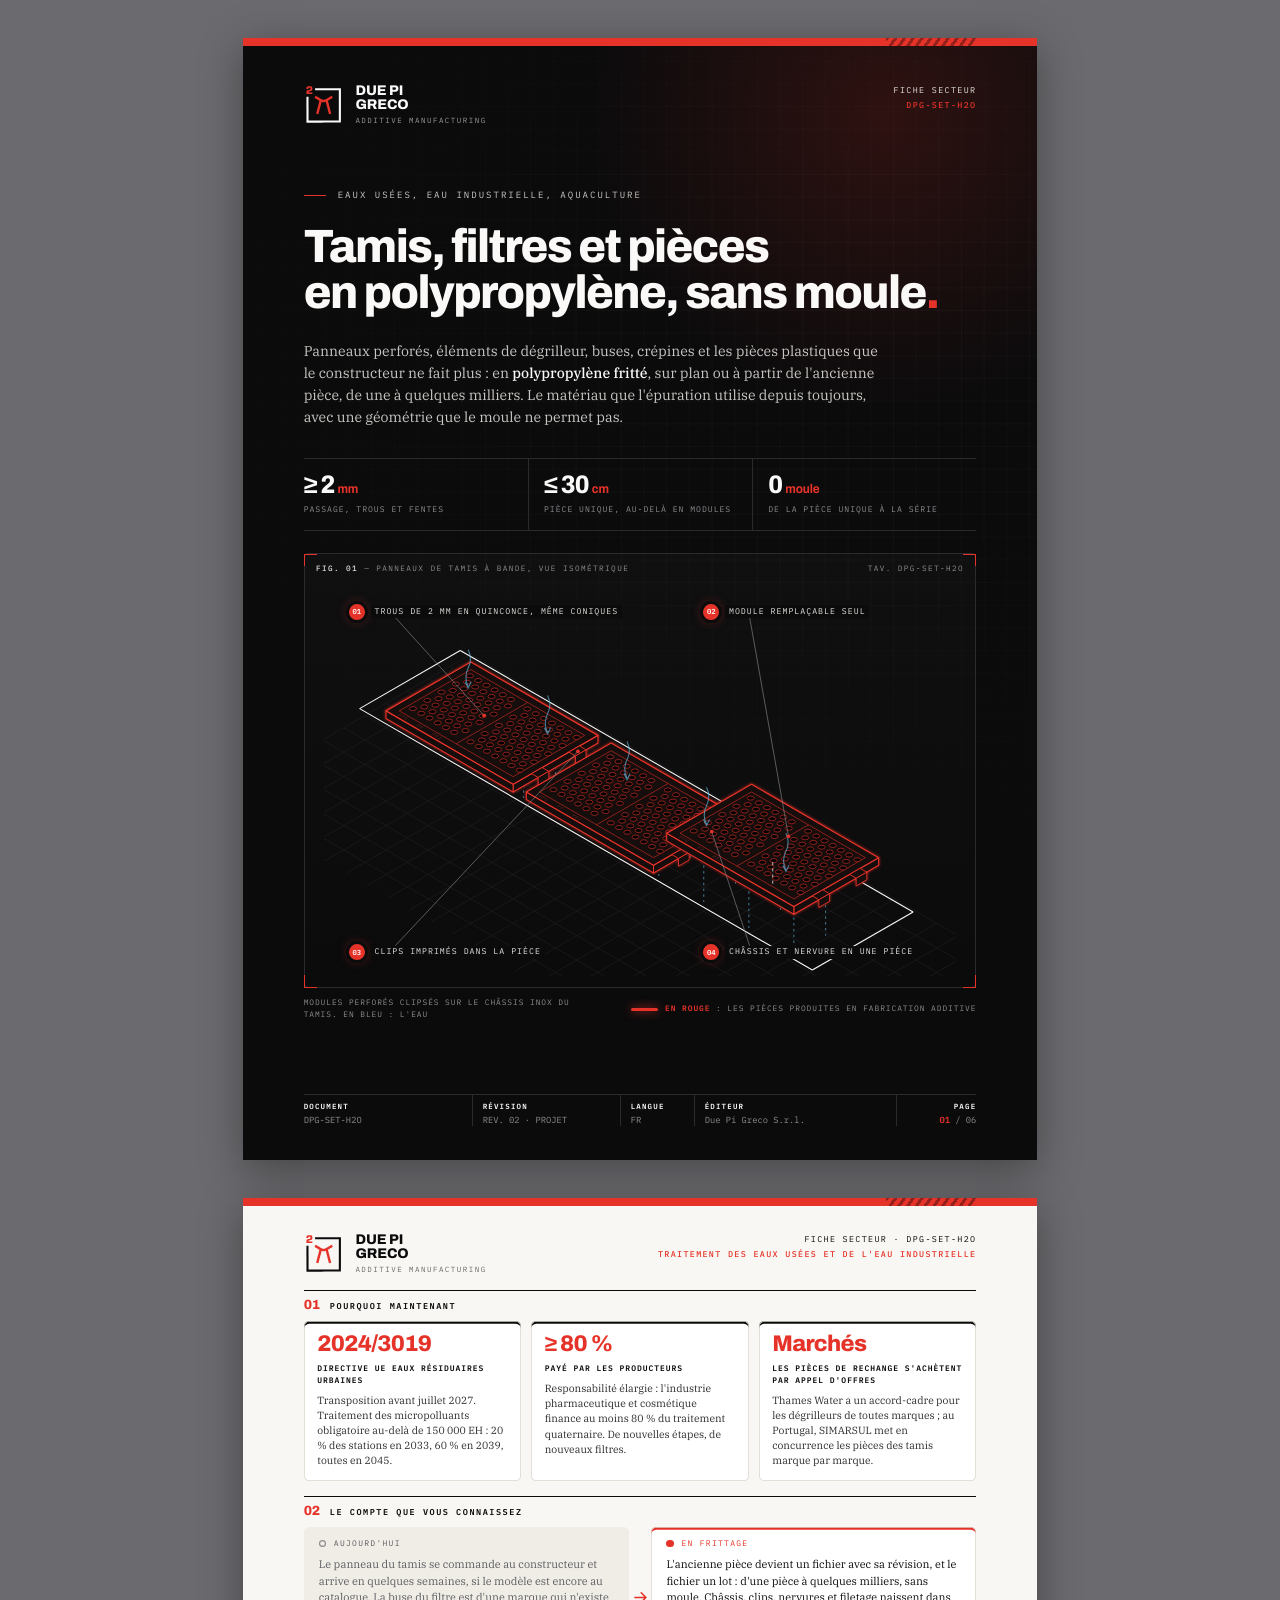
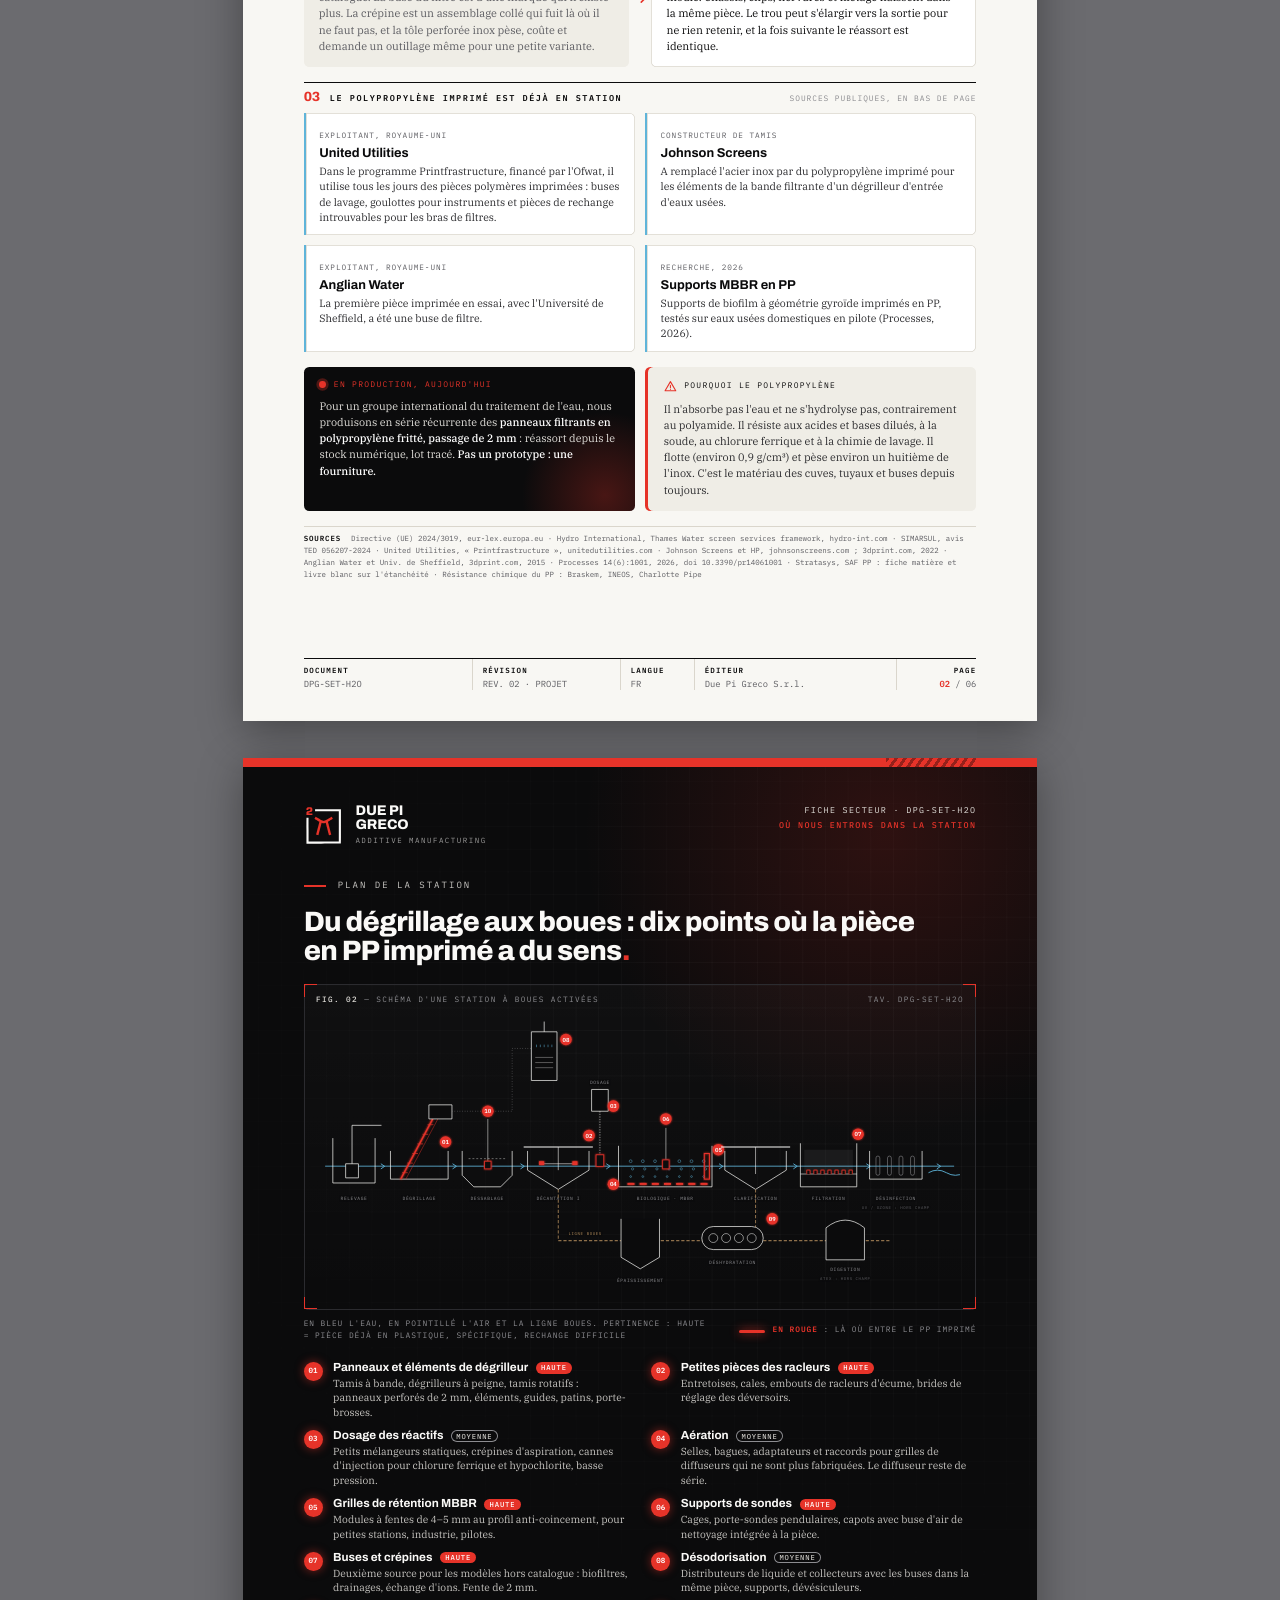
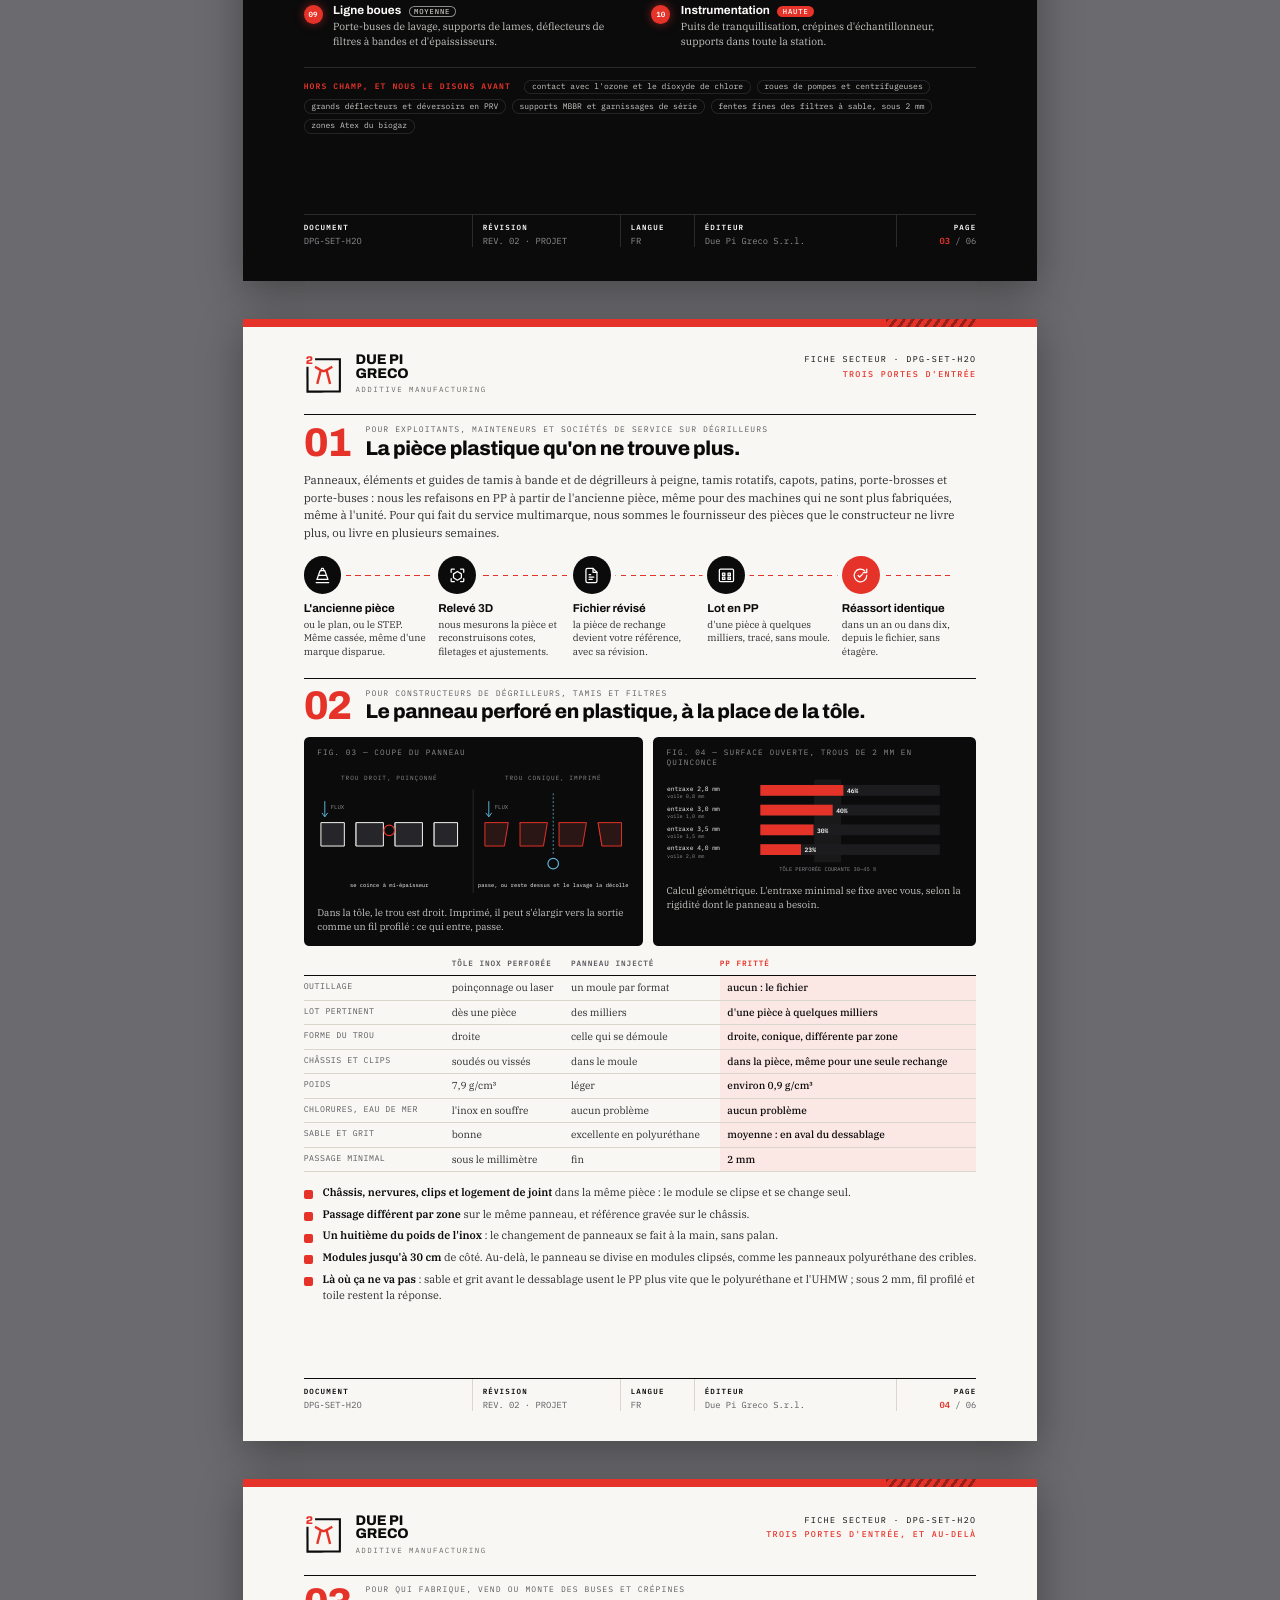
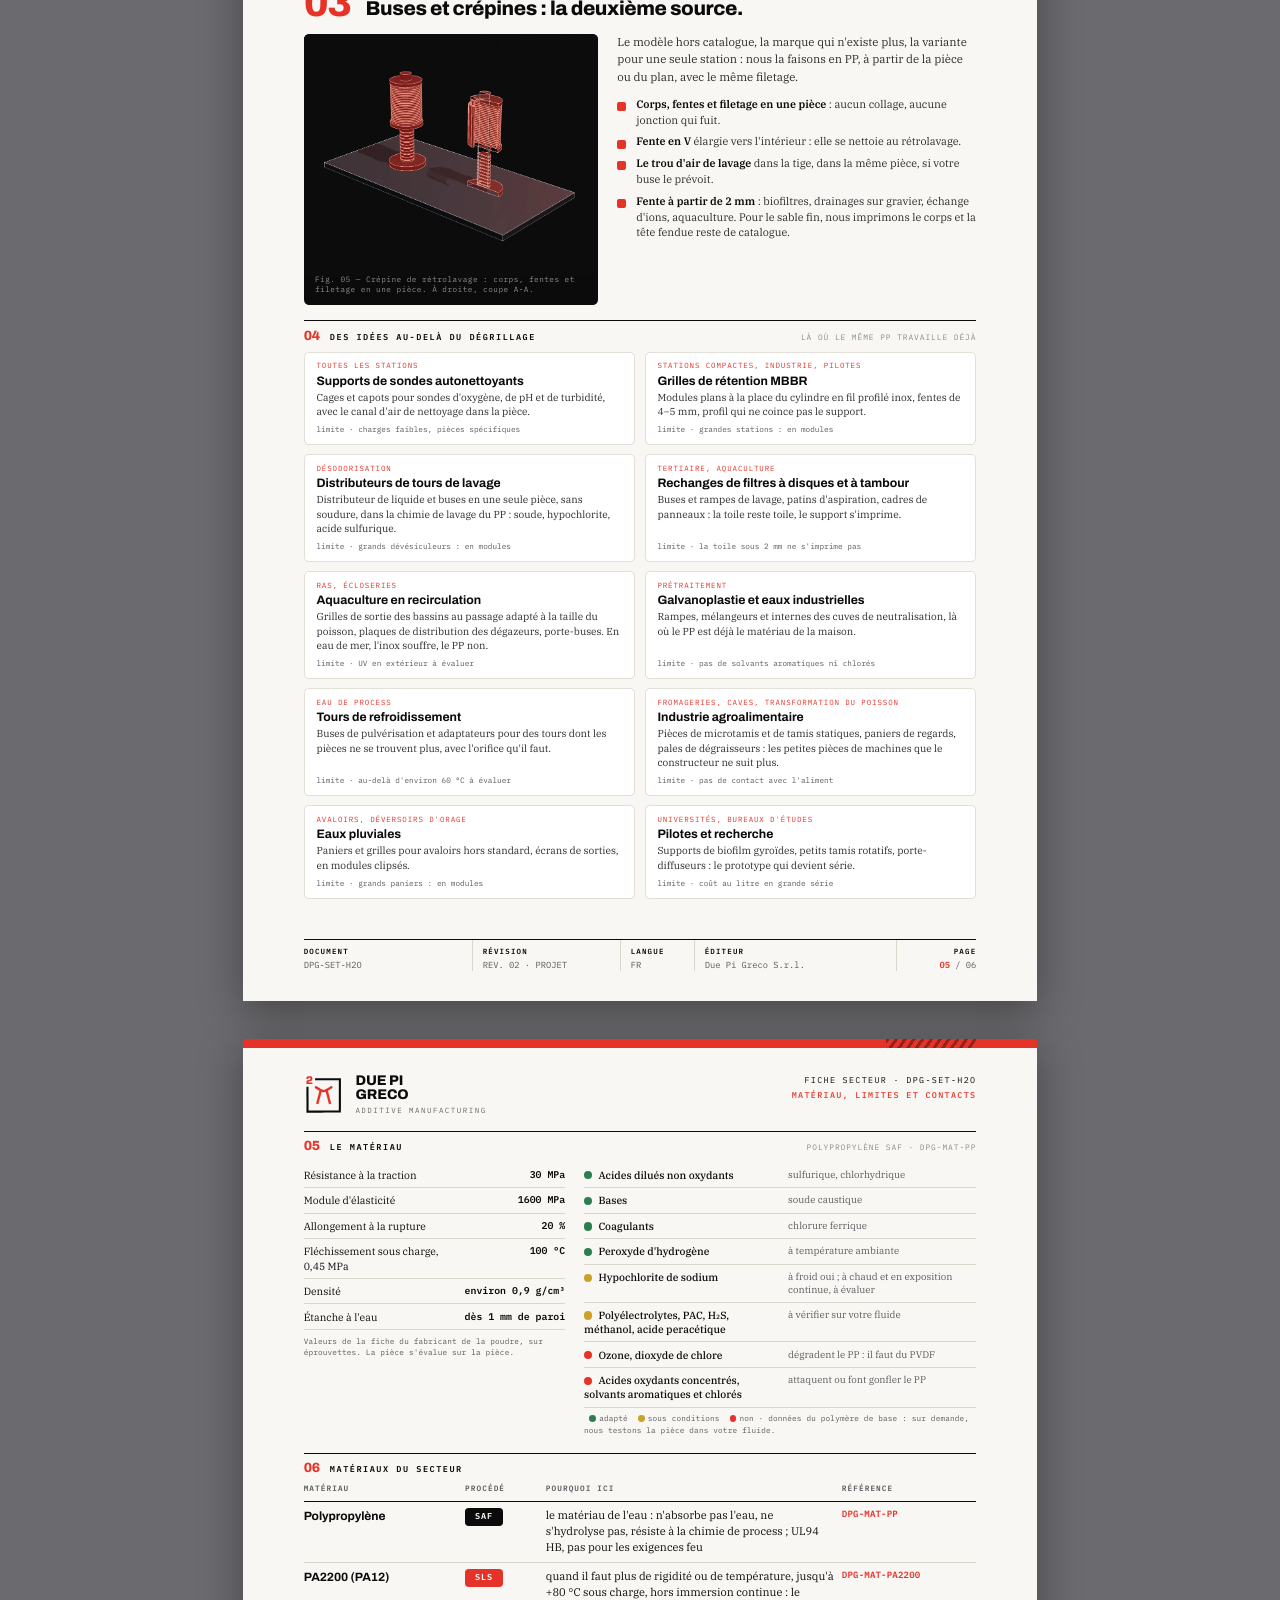
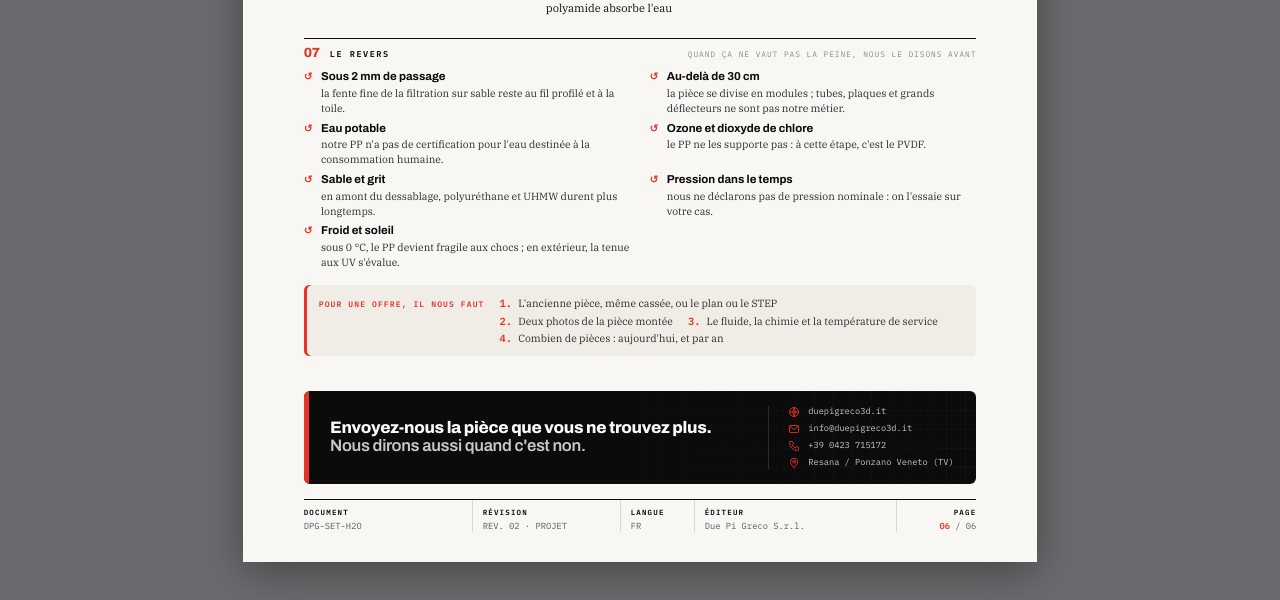
<file: schede/html/DPG_Settore_H2O_FR.html>
<!doctype html>
<html lang="fr">
<head>
<meta charset="utf-8">
<meta name="viewport" content="width=device-width, initial-scale=1">
<title>Due Pi Greco — DPG-SET-H2O (FR)</title>
<link rel="stylesheet" href="../assets/fonts.css">
<link rel="stylesheet" href="../assets/scheda.css">
<link rel="stylesheet" href="../assets/h2o.css">
</head>
<body>

<section class="page cover">
  <div class="topbar"></div>
  
  <header class="head">
    <div class="logo"><svg xmlns="http://www.w3.org/2000/svg" viewBox="44.5 49.5 28 30"><path d="M51.88 51.91C51.87 51.93 51.87 52.29 51.87 52.71L51.88 53.46L60.85 53.48C65.79 53.49 69.82 53.50 69.83 53.50C69.83 53.50 69.83 58.64 69.83 64.92L69.82 76.34L58.40 76.34L46.97 76.34L46.96 67.41C46.96 60.87 46.95 58.46 46.92 58.43C46.88 58.38 45.51 58.36 45.40 58.40C45.35 58.42 45.35 59.31 45.35 68.18L45.35 77.93L45.43 77.96C45.56 78.01 71.32 78.00 71.39 77.95C71.44 77.92 71.44 77.09 71.43 64.90L71.43 51.89L61.66 51.88C53.79 51.87 51.89 51.88 51.88 51.91" fill="currentColor" fill-rule="evenodd"/><path d="M46.75 50.47C46.72 50.48 46.60 50.50 46.50 50.52C45.98 50.62 45.55 50.98 45.39 51.45C45.32 51.68 45.29 52.50 45.36 52.56C45.39 52.59 45.57 52.59 46.06 52.59L46.72 52.58L46.75 52.30C46.80 51.94 46.84 51.84 46.97 51.74C47.06 51.67 47.08 51.67 47.59 51.67L48.12 51.67L48.24 51.79L48.36 51.90L48.36 52.29C48.36 52.90 48.38 52.88 47.05 53.21C46.03 53.46 45.87 53.52 45.63 53.78C45.35 54.08 45.34 54.16 45.34 55.30L45.34 56.29L47.59 56.29L49.84 56.29L49.84 55.69L49.84 55.10L48.29 55.08L46.75 55.07L46.74 54.96C46.73 54.81 46.85 54.58 46.97 54.51C47.03 54.48 47.19 54.42 47.34 54.39C47.68 54.30 48.13 54.19 48.53 54.08C49.58 53.80 49.88 53.37 49.84 52.21C49.82 51.50 49.72 51.20 49.42 50.90C49.06 50.55 48.76 50.48 47.65 50.47C47.19 50.46 46.79 50.46 46.75 50.47M52.21 57.87C52.14 57.99 51.98 58.23 51.87 58.40C51.76 58.57 51.61 58.80 51.54 58.90C51.48 59.01 51.42 59.11 51.42 59.14C51.42 59.18 51.51 59.25 51.65 59.34C52.46 59.85 52.63 59.95 52.68 59.98C52.71 59.99 52.79 60.05 52.87 60.09C52.94 60.14 53.05 60.21 53.12 60.25C53.18 60.28 53.28 60.34 53.33 60.37C53.38 60.40 53.46 60.45 53.50 60.47C53.55 60.49 53.77 60.62 53.99 60.75C54.39 60.98 54.82 61.22 54.98 61.30C55.03 61.33 55.09 61.37 55.11 61.39C55.15 61.44 55.15 61.45 55.04 61.83C55.01 61.97 54.96 62.13 54.95 62.19C54.94 62.25 54.87 62.50 54.81 62.74C54.74 62.99 54.68 63.24 54.67 63.30C54.66 63.36 54.64 63.43 54.62 63.45C54.61 63.47 54.59 63.54 54.58 63.62C54.56 63.69 54.49 63.95 54.43 64.19C54.36 64.43 54.30 64.68 54.29 64.74C54.28 64.80 54.21 65.05 54.15 65.29C54.08 65.54 54.02 65.78 54.01 65.84C53.99 65.90 53.95 66.07 53.91 66.21C53.87 66.35 53.83 66.51 53.82 66.57C53.80 66.63 53.76 66.79 53.72 66.93C53.68 67.07 53.64 67.23 53.63 67.29C53.62 67.35 53.55 67.60 53.49 67.84C53.42 68.09 53.36 68.33 53.34 68.39C53.32 68.51 53.17 69.07 53.06 69.48C53.02 69.62 52.98 69.78 52.97 69.84C52.95 69.90 52.91 70.07 52.87 70.20C52.83 70.34 52.79 70.51 52.78 70.57C52.77 70.63 52.73 70.76 52.70 70.86C52.63 71.14 52.64 71.19 52.74 71.21C52.79 71.23 52.96 71.27 53.12 71.31C53.29 71.36 53.47 71.40 53.53 71.42C53.59 71.43 53.76 71.47 53.90 71.51C54.03 71.55 54.20 71.59 54.27 71.59C54.41 71.59 54.41 71.59 54.52 71.15C54.55 71.04 54.58 70.90 54.61 70.82C54.63 70.74 54.65 70.63 54.67 70.57C54.68 70.51 54.72 70.34 54.76 70.20C54.80 70.07 54.84 69.90 54.86 69.84C54.87 69.78 54.92 69.57 54.98 69.37C55.25 68.33 55.31 68.12 55.33 68.01C55.34 67.95 55.36 67.88 55.37 67.87C55.38 67.85 55.40 67.77 55.42 67.70C55.43 67.62 55.50 67.36 55.56 67.12C55.63 66.88 55.69 66.63 55.71 66.57C55.72 66.51 55.77 66.29 55.82 66.10C56.09 65.09 56.16 64.84 56.18 64.74C56.19 64.68 56.23 64.52 56.27 64.38C56.31 64.24 56.35 64.08 56.37 64.02C56.38 63.96 56.44 63.71 56.51 63.47C56.57 63.23 56.64 62.98 56.65 62.92C56.82 62.19 56.83 62.18 57.05 62.28C57.45 62.45 58.10 62.61 58.38 62.61C58.63 62.61 59.03 62.52 59.54 62.33C59.90 62.20 59.92 62.20 59.94 62.31C59.95 62.36 59.97 62.44 59.99 62.49C60.00 62.54 60.06 62.76 60.11 62.97C60.23 63.42 60.37 63.94 60.50 64.43C60.55 64.63 60.60 64.84 60.61 64.90C60.63 64.96 60.69 65.21 60.76 65.45C60.91 66.06 61.04 66.52 61.20 67.15C61.27 67.44 61.38 67.86 61.43 68.06C61.49 68.27 61.55 68.49 61.56 68.55C61.57 68.61 61.62 68.77 61.65 68.91C61.69 69.05 61.74 69.22 61.75 69.28C61.76 69.34 61.80 69.50 61.84 69.64C61.88 69.78 61.92 69.94 61.94 70.00C61.95 70.06 62.01 70.30 62.07 70.53C62.22 71.10 62.30 71.41 62.33 71.52C62.35 71.61 62.36 71.61 62.50 71.59C62.58 71.59 62.72 71.55 62.82 71.53C62.98 71.48 63.74 71.28 63.87 71.25C63.91 71.24 63.97 71.22 64.02 71.21C64.12 71.19 64.13 71.14 64.06 70.88C63.99 70.63 63.93 70.42 63.87 70.19C63.84 70.07 63.80 69.91 63.78 69.83C63.76 69.74 63.72 69.58 63.69 69.48C63.53 68.85 63.49 68.69 63.40 68.36C63.37 68.25 63.33 68.09 63.31 68.00C63.28 67.91 63.25 67.78 63.22 67.70C63.20 67.62 63.18 67.51 63.16 67.45C63.14 67.34 63.00 66.81 62.87 66.35C62.84 66.22 62.80 66.06 62.79 66.00C62.77 65.94 62.71 65.69 62.64 65.45C62.58 65.21 62.52 64.96 62.50 64.90C62.49 64.84 62.45 64.68 62.41 64.54C62.37 64.40 62.33 64.24 62.31 64.18C62.29 64.08 62.22 63.79 61.96 62.82C61.91 62.63 61.85 62.41 61.84 62.35C61.80 62.15 61.74 61.93 61.70 61.80C61.62 61.57 61.61 61.42 61.67 61.36C61.70 61.33 61.73 61.31 61.75 61.31C61.76 61.31 61.89 61.25 62.02 61.17C62.15 61.09 62.26 61.03 62.27 61.03C62.28 61.03 62.40 60.97 62.53 60.89C62.65 60.81 62.76 60.75 62.77 60.75C62.80 60.75 64.61 59.65 65.03 59.38C65.20 59.28 65.34 59.17 65.34 59.14C65.34 59.12 65.27 59.01 65.20 58.89C65.12 58.78 65.00 58.58 64.92 58.46C64.51 57.83 64.42 57.69 64.38 57.67C64.35 57.67 64.19 57.75 64.01 57.86C63.54 58.16 62.05 59.05 61.83 59.18C61.72 59.23 61.60 59.30 61.54 59.33C61.49 59.36 61.39 59.42 61.31 59.47C61.23 59.51 61.07 59.59 60.96 59.66C60.38 59.98 59.30 60.49 58.88 60.64C58.39 60.83 58.23 60.81 57.44 60.47C57.19 60.37 55.99 59.77 55.74 59.62C55.68 59.59 55.51 59.50 55.37 59.42C55.08 59.26 54.39 58.87 54.02 58.65C53.66 58.44 52.90 57.96 52.69 57.83C52.55 57.74 52.41 57.66 52.39 57.66C52.37 57.66 52.28 57.76 52.21 57.87" fill="#e63329" fill-rule="evenodd"/></svg><div><b>DUE PI<br>GRECO</b><small>Additive manufacturing</small></div></div>
    <div class="meta"><span>Fiche secteur</span><br><b>DPG-SET-H2O</b></div>
  </header>
  <div class="hero">
    <div class="eyebrow"><i></i>Eaux usées, eau industrielle, aquaculture</div>
    <h1 style="--h1:35pt">Tamis, filtres et pièces<br>en polypropylène, sans moule<em>.</em></h1>
    <p class="lead">Panneaux perforés, éléments de dégrilleur, buses, crépines et les pièces plastiques que le constructeur ne fait plus : en <strong>polypropylène fritté</strong>, sur plan ou à partir de l'ancienne pièce, de une à quelques milliers. Le matériau que l'épuration utilise depuis toujours, avec une géométrie que le moule ne permet pas.</p>
  </div>
  <div class="kpis"><div class="kpi"><b>≥ 2<small>mm</small></b><span>passage, trous et fentes</span></div><div class="kpi"><b>≤ 30<small>cm</small></b><span>pièce unique, au-delà en modules</span></div><div class="kpi"><b>0<small>moule</small></b><span>de la pièce unique à la série</span></div></div>
  <div class="tavola">
    <div class="frame">
      <span class="corner tl"></span><span class="corner tr"></span><span class="corner bl"></span><span class="corner br"></span>
      <div class="fig"><b>Fig. 01</b> — Panneaux de tamis à bande, vue isométrique</div>
      <div class="scale">Tav. DPG-SET-H2O</div>
      <div class="art" style="aspect-ratio:1.6172"><svg viewBox="-96.0 -56.0 414.0 256.0" style="position:absolute;inset:0;width:100%;height:100%"><defs><filter id="glowC" x="-20%" y="-20%" width="140%" height="140%"><feGaussianBlur in="SourceGraphic" stdDeviation="1.0" result="b"/><feMerge><feMergeNode in="b"/><feMergeNode in="SourceGraphic"/></feMerge></filter></defs><line x1="0.0" y1="-10.0" x2="-164.5" y2="85.0" stroke="#1c1c1f" stroke-width=".5"/><line x1="13.9" y1="-2.0" x2="-150.7" y2="93.0" stroke="#1c1c1f" stroke-width=".5"/><line x1="27.7" y1="6.0" x2="-136.8" y2="101.0" stroke="#1c1c1f" stroke-width=".5"/><line x1="41.6" y1="14.0" x2="-123.0" y2="109.0" stroke="#1c1c1f" stroke-width=".5"/><line x1="55.4" y1="22.0" x2="-109.1" y2="117.0" stroke="#1c1c1f" stroke-width=".5"/><line x1="69.3" y1="30.0" x2="-95.3" y2="125.0" stroke="#1c1c1f" stroke-width=".5"/><line x1="83.1" y1="38.0" x2="-81.4" y2="133.0" stroke="#1c1c1f" stroke-width=".5"/><line x1="97.0" y1="46.0" x2="-67.5" y2="141.0" stroke="#1c1c1f" stroke-width=".5"/><line x1="110.9" y1="54.0" x2="-53.7" y2="149.0" stroke="#1c1c1f" stroke-width=".5"/><line x1="124.7" y1="62.0" x2="-39.8" y2="157.0" stroke="#1c1c1f" stroke-width=".5"/><line x1="138.6" y1="70.0" x2="-26.0" y2="165.0" stroke="#1c1c1f" stroke-width=".5"/><line x1="152.4" y1="78.0" x2="-12.1" y2="173.0" stroke="#1c1c1f" stroke-width=".5"/><line x1="166.3" y1="86.0" x2="1.7" y2="181.0" stroke="#1c1c1f" stroke-width=".5"/><line x1="180.1" y1="94.0" x2="15.6" y2="189.0" stroke="#1c1c1f" stroke-width=".5"/><line x1="194.0" y1="102.0" x2="29.4" y2="197.0" stroke="#1c1c1f" stroke-width=".5"/><line x1="207.8" y1="110.0" x2="43.3" y2="205.0" stroke="#1c1c1f" stroke-width=".5"/><line x1="221.7" y1="118.0" x2="57.2" y2="213.0" stroke="#1c1c1f" stroke-width=".5"/><line x1="235.6" y1="126.0" x2="71.0" y2="221.0" stroke="#1c1c1f" stroke-width=".5"/><line x1="249.4" y1="134.0" x2="84.9" y2="229.0" stroke="#1c1c1f" stroke-width=".5"/><line x1="263.3" y1="142.0" x2="98.7" y2="237.0" stroke="#1c1c1f" stroke-width=".5"/><line x1="277.1" y1="150.0" x2="112.6" y2="245.0" stroke="#1c1c1f" stroke-width=".5"/><line x1="291.0" y1="158.0" x2="126.4" y2="253.0" stroke="#1c1c1f" stroke-width=".5"/><line x1="304.8" y1="166.0" x2="140.3" y2="261.0" stroke="#1c1c1f" stroke-width=".5"/><line x1="318.7" y1="174.0" x2="154.2" y2="269.0" stroke="#1c1c1f" stroke-width=".5"/><line x1="332.6" y1="182.0" x2="168.0" y2="277.0" stroke="#1c1c1f" stroke-width=".5"/><line x1="346.4" y1="190.0" x2="181.9" y2="285.0" stroke="#1c1c1f" stroke-width=".5"/><line x1="0.0" y1="-10.0" x2="346.4" y2="190.0" stroke="#1c1c1f" stroke-width=".5"/><line x1="-13.9" y1="-2.0" x2="332.6" y2="198.0" stroke="#1c1c1f" stroke-width=".5"/><line x1="-27.7" y1="6.0" x2="318.7" y2="206.0" stroke="#1c1c1f" stroke-width=".5"/><line x1="-41.6" y1="14.0" x2="304.8" y2="214.0" stroke="#1c1c1f" stroke-width=".5"/><line x1="-55.4" y1="22.0" x2="291.0" y2="222.0" stroke="#1c1c1f" stroke-width=".5"/><line x1="-69.3" y1="30.0" x2="277.1" y2="230.0" stroke="#1c1c1f" stroke-width=".5"/><line x1="-83.1" y1="38.0" x2="263.3" y2="238.0" stroke="#1c1c1f" stroke-width=".5"/><line x1="-97.0" y1="46.0" x2="249.4" y2="246.0" stroke="#1c1c1f" stroke-width=".5"/><line x1="-110.9" y1="54.0" x2="235.6" y2="254.0" stroke="#1c1c1f" stroke-width=".5"/><line x1="-124.7" y1="62.0" x2="221.7" y2="262.0" stroke="#1c1c1f" stroke-width=".5"/><line x1="-138.6" y1="70.0" x2="207.8" y2="270.0" stroke="#1c1c1f" stroke-width=".5"/><line x1="-152.4" y1="78.0" x2="194.0" y2="278.0" stroke="#1c1c1f" stroke-width=".5"/><line x1="-3.5" y1="14.0" x2="-3.5" y2="38.0" stroke="#5fb4d9" stroke-width=".6" stroke-dasharray="1.6 2.2" opacity=".75"/><line x1="-24.2" y1="26.0" x2="-24.2" y2="50.0" stroke="#5fb4d9" stroke-width=".6" stroke-dasharray="1.6 2.2" opacity=".75"/><line x1="26.0" y1="31.0" x2="26.0" y2="55.0" stroke="#5fb4d9" stroke-width=".6" stroke-dasharray="1.6 2.2" opacity=".75"/><line x1="5.2" y1="43.0" x2="5.2" y2="67.0" stroke="#5fb4d9" stroke-width=".6" stroke-dasharray="1.6 2.2" opacity=".75"/><line x1="55.4" y1="48.0" x2="55.4" y2="72.0" stroke="#5fb4d9" stroke-width=".6" stroke-dasharray="1.6 2.2" opacity=".75"/><line x1="34.6" y1="60.0" x2="34.6" y2="84.0" stroke="#5fb4d9" stroke-width=".6" stroke-dasharray="1.6 2.2" opacity=".75"/><line x1="84.9" y1="65.0" x2="84.9" y2="89.0" stroke="#5fb4d9" stroke-width=".6" stroke-dasharray="1.6 2.2" opacity=".75"/><line x1="64.1" y1="77.0" x2="64.1" y2="101.0" stroke="#5fb4d9" stroke-width=".6" stroke-dasharray="1.6 2.2" opacity=".75"/><line x1="114.3" y1="82.0" x2="114.3" y2="106.0" stroke="#5fb4d9" stroke-width=".6" stroke-dasharray="1.6 2.2" opacity=".75"/><line x1="93.5" y1="94.0" x2="93.5" y2="118.0" stroke="#5fb4d9" stroke-width=".6" stroke-dasharray="1.6 2.2" opacity=".75"/><line x1="143.8" y1="99.0" x2="143.8" y2="123.0" stroke="#5fb4d9" stroke-width=".6" stroke-dasharray="1.6 2.2" opacity=".75"/><line x1="123.0" y1="111.0" x2="123.0" y2="135.0" stroke="#5fb4d9" stroke-width=".6" stroke-dasharray="1.6 2.2" opacity=".75"/><line x1="173.2" y1="116.0" x2="173.2" y2="140.0" stroke="#5fb4d9" stroke-width=".6" stroke-dasharray="1.6 2.2" opacity=".75"/><line x1="152.4" y1="128.0" x2="152.4" y2="152.0" stroke="#5fb4d9" stroke-width=".6" stroke-dasharray="1.6 2.2" opacity=".75"/><line x1="202.6" y1="133.0" x2="202.6" y2="157.0" stroke="#5fb4d9" stroke-width=".6" stroke-dasharray="1.6 2.2" opacity=".75"/><line x1="181.9" y1="145.0" x2="181.9" y2="169.0" stroke="#5fb4d9" stroke-width=".6" stroke-dasharray="1.6 2.2" opacity=".75"/><line x1="232.1" y1="150.0" x2="232.1" y2="174.0" stroke="#5fb4d9" stroke-width=".6" stroke-dasharray="1.6 2.2" opacity=".75"/><line x1="211.3" y1="162.0" x2="211.3" y2="186.0" stroke="#5fb4d9" stroke-width=".6" stroke-dasharray="1.6 2.2" opacity=".75"/><line x1="-6.9" y1="-12.5" x2="289.3" y2="158.5" stroke="#faf9f7" stroke-width=".7"/><line x1="-72.7" y1="25.5" x2="223.4" y2="196.5" stroke="#faf9f7" stroke-width=".7"/><line x1="-6.9" y1="-12.5" x2="-72.7" y2="25.5" stroke="#faf9f7" stroke-width=".7"/><line x1="289.3" y1="158.5" x2="223.4" y2="196.5" stroke="#faf9f7" stroke-width=".7"/><g filter="url(#glowC)"><polygon points="83.14,48.00 27.71,80.00 27.71,75.00 83.14,43.00" fill="#120b0b" stroke="#e63329" stroke-width=".7" stroke-linejoin="round"/><polygon points="-55.43,32.00 27.71,80.00 27.71,75.00 -55.43,27.00" fill="#120b0b" stroke="#e63329" stroke-width=".7" stroke-linejoin="round"/><polygon points="0.00,-5.00 83.14,43.00 27.71,75.00 -55.43,27.00" fill="#170c0c" stroke="#e63329" stroke-width=".8" stroke-linejoin="round"/><polygon points="0.00,0.00 74.48,43.00 27.71,70.00 -46.77,27.00" fill="none" stroke="#e63329" stroke-width=".45" opacity=".8"/><polyline points="37.24,21.50 -9.53,48.50" fill="none" stroke="#e63329" stroke-width=".45" opacity=".8"/><ellipse cx="-0.54" cy="4.03" rx="2.33" ry="1.34" fill="#050506" stroke="#e63329" stroke-width=".38"/><ellipse cx="4.83" cy="7.13" rx="2.33" ry="1.34" fill="#050506" stroke="#e63329" stroke-width=".38"/><ellipse cx="10.20" cy="10.23" rx="2.33" ry="1.34" fill="#050506" stroke="#e63329" stroke-width=".38"/><ellipse cx="15.57" cy="13.33" rx="2.33" ry="1.34" fill="#050506" stroke="#e63329" stroke-width=".38"/><ellipse cx="20.94" cy="16.43" rx="2.33" ry="1.34" fill="#050506" stroke="#e63329" stroke-width=".38"/><ellipse cx="26.31" cy="19.53" rx="2.33" ry="1.34" fill="#050506" stroke="#e63329" stroke-width=".38"/><ellipse cx="37.05" cy="25.73" rx="2.33" ry="1.34" fill="#050506" stroke="#e63329" stroke-width=".38"/><ellipse cx="42.42" cy="28.83" rx="2.33" ry="1.34" fill="#050506" stroke="#e63329" stroke-width=".38"/><ellipse cx="47.79" cy="31.93" rx="2.33" ry="1.34" fill="#050506" stroke="#e63329" stroke-width=".38"/><ellipse cx="53.16" cy="35.03" rx="2.33" ry="1.34" fill="#050506" stroke="#e63329" stroke-width=".38"/><ellipse cx="58.53" cy="38.13" rx="2.33" ry="1.34" fill="#050506" stroke="#e63329" stroke-width=".38"/><ellipse cx="63.90" cy="41.23" rx="2.33" ry="1.34" fill="#050506" stroke="#e63329" stroke-width=".38"/><ellipse cx="69.26" cy="44.33" rx="2.33" ry="1.34" fill="#050506" stroke="#e63329" stroke-width=".38"/><ellipse cx="-2.50" cy="8.26" rx="2.33" ry="1.34" fill="#050506" stroke="#e63329" stroke-width=".38"/><ellipse cx="2.87" cy="11.36" rx="2.33" ry="1.34" fill="#050506" stroke="#e63329" stroke-width=".38"/><ellipse cx="8.24" cy="14.46" rx="2.33" ry="1.34" fill="#050506" stroke="#e63329" stroke-width=".38"/><ellipse cx="13.61" cy="17.56" rx="2.33" ry="1.34" fill="#050506" stroke="#e63329" stroke-width=".38"/><ellipse cx="18.98" cy="20.66" rx="2.33" ry="1.34" fill="#050506" stroke="#e63329" stroke-width=".38"/><ellipse cx="24.34" cy="23.76" rx="2.33" ry="1.34" fill="#050506" stroke="#e63329" stroke-width=".38"/><ellipse cx="35.08" cy="29.96" rx="2.33" ry="1.34" fill="#050506" stroke="#e63329" stroke-width=".38"/><ellipse cx="40.45" cy="33.06" rx="2.33" ry="1.34" fill="#050506" stroke="#e63329" stroke-width=".38"/><ellipse cx="45.82" cy="36.16" rx="2.33" ry="1.34" fill="#050506" stroke="#e63329" stroke-width=".38"/><ellipse cx="51.19" cy="39.26" rx="2.33" ry="1.34" fill="#050506" stroke="#e63329" stroke-width=".38"/><ellipse cx="56.56" cy="42.36" rx="2.33" ry="1.34" fill="#050506" stroke="#e63329" stroke-width=".38"/><ellipse cx="61.93" cy="45.46" rx="2.33" ry="1.34" fill="#050506" stroke="#e63329" stroke-width=".38"/><ellipse cx="-9.84" cy="9.40" rx="2.33" ry="1.34" fill="#050506" stroke="#e63329" stroke-width=".38"/><ellipse cx="-4.47" cy="12.50" rx="2.33" ry="1.34" fill="#050506" stroke="#e63329" stroke-width=".38"/><ellipse cx="0.90" cy="15.60" rx="2.33" ry="1.34" fill="#050506" stroke="#e63329" stroke-width=".38"/><ellipse cx="6.27" cy="18.70" rx="2.33" ry="1.34" fill="#050506" stroke="#e63329" stroke-width=".38"/><ellipse cx="11.64" cy="21.80" rx="2.33" ry="1.34" fill="#050506" stroke="#e63329" stroke-width=".38"/><ellipse cx="17.01" cy="24.90" rx="2.33" ry="1.34" fill="#050506" stroke="#e63329" stroke-width=".38"/><ellipse cx="27.75" cy="31.10" rx="2.33" ry="1.34" fill="#050506" stroke="#e63329" stroke-width=".38"/><ellipse cx="33.12" cy="34.20" rx="2.33" ry="1.34" fill="#050506" stroke="#e63329" stroke-width=".38"/><ellipse cx="38.49" cy="37.30" rx="2.33" ry="1.34" fill="#050506" stroke="#e63329" stroke-width=".38"/><ellipse cx="43.86" cy="40.40" rx="2.33" ry="1.34" fill="#050506" stroke="#e63329" stroke-width=".38"/><ellipse cx="49.23" cy="43.50" rx="2.33" ry="1.34" fill="#050506" stroke="#e63329" stroke-width=".38"/><ellipse cx="54.60" cy="46.60" rx="2.33" ry="1.34" fill="#050506" stroke="#e63329" stroke-width=".38"/><ellipse cx="59.96" cy="49.70" rx="2.33" ry="1.34" fill="#050506" stroke="#e63329" stroke-width=".38"/><ellipse cx="-11.80" cy="13.63" rx="2.33" ry="1.34" fill="#050506" stroke="#e63329" stroke-width=".38"/><ellipse cx="-6.43" cy="16.73" rx="2.33" ry="1.34" fill="#050506" stroke="#e63329" stroke-width=".38"/><ellipse cx="-1.06" cy="19.83" rx="2.33" ry="1.34" fill="#050506" stroke="#e63329" stroke-width=".38"/><ellipse cx="4.31" cy="22.93" rx="2.33" ry="1.34" fill="#050506" stroke="#e63329" stroke-width=".38"/><ellipse cx="9.68" cy="26.03" rx="2.33" ry="1.34" fill="#050506" stroke="#e63329" stroke-width=".38"/><ellipse cx="15.04" cy="29.13" rx="2.33" ry="1.34" fill="#050506" stroke="#e63329" stroke-width=".38"/><ellipse cx="25.78" cy="35.33" rx="2.33" ry="1.34" fill="#050506" stroke="#e63329" stroke-width=".38"/><ellipse cx="31.15" cy="38.43" rx="2.33" ry="1.34" fill="#050506" stroke="#e63329" stroke-width=".38"/><ellipse cx="36.52" cy="41.53" rx="2.33" ry="1.34" fill="#050506" stroke="#e63329" stroke-width=".38"/><ellipse cx="41.89" cy="44.63" rx="2.33" ry="1.34" fill="#050506" stroke="#e63329" stroke-width=".38"/><ellipse cx="47.26" cy="47.73" rx="2.33" ry="1.34" fill="#050506" stroke="#e63329" stroke-width=".38"/><ellipse cx="52.63" cy="50.83" rx="2.33" ry="1.34" fill="#050506" stroke="#e63329" stroke-width=".38"/><ellipse cx="-19.14" cy="14.77" rx="2.33" ry="1.34" fill="#050506" stroke="#e63329" stroke-width=".38"/><ellipse cx="-13.77" cy="17.87" rx="2.33" ry="1.34" fill="#050506" stroke="#e63329" stroke-width=".38"/><ellipse cx="-8.40" cy="20.97" rx="2.33" ry="1.34" fill="#050506" stroke="#e63329" stroke-width=".38"/><ellipse cx="-3.03" cy="24.07" rx="2.33" ry="1.34" fill="#050506" stroke="#e63329" stroke-width=".38"/><ellipse cx="2.34" cy="27.17" rx="2.33" ry="1.34" fill="#050506" stroke="#e63329" stroke-width=".38"/><ellipse cx="7.71" cy="30.27" rx="2.33" ry="1.34" fill="#050506" stroke="#e63329" stroke-width=".38"/><ellipse cx="18.45" cy="36.47" rx="2.33" ry="1.34" fill="#050506" stroke="#e63329" stroke-width=".38"/><ellipse cx="23.82" cy="39.57" rx="2.33" ry="1.34" fill="#050506" stroke="#e63329" stroke-width=".38"/><ellipse cx="29.19" cy="42.67" rx="2.33" ry="1.34" fill="#050506" stroke="#e63329" stroke-width=".38"/><ellipse cx="34.56" cy="45.77" rx="2.33" ry="1.34" fill="#050506" stroke="#e63329" stroke-width=".38"/><ellipse cx="39.93" cy="48.87" rx="2.33" ry="1.34" fill="#050506" stroke="#e63329" stroke-width=".38"/><ellipse cx="45.30" cy="51.97" rx="2.33" ry="1.34" fill="#050506" stroke="#e63329" stroke-width=".38"/><ellipse cx="50.67" cy="55.07" rx="2.33" ry="1.34" fill="#050506" stroke="#e63329" stroke-width=".38"/><ellipse cx="-21.10" cy="19.00" rx="2.33" ry="1.34" fill="#050506" stroke="#e63329" stroke-width=".38"/><ellipse cx="-15.73" cy="22.10" rx="2.33" ry="1.34" fill="#050506" stroke="#e63329" stroke-width=".38"/><ellipse cx="-10.36" cy="25.20" rx="2.33" ry="1.34" fill="#050506" stroke="#e63329" stroke-width=".38"/><ellipse cx="-4.99" cy="28.30" rx="2.33" ry="1.34" fill="#050506" stroke="#e63329" stroke-width=".38"/><ellipse cx="0.38" cy="31.40" rx="2.33" ry="1.34" fill="#050506" stroke="#e63329" stroke-width=".38"/><ellipse cx="5.75" cy="34.50" rx="2.33" ry="1.34" fill="#050506" stroke="#e63329" stroke-width=".38"/><ellipse cx="16.48" cy="40.70" rx="2.33" ry="1.34" fill="#050506" stroke="#e63329" stroke-width=".38"/><ellipse cx="21.85" cy="43.80" rx="2.33" ry="1.34" fill="#050506" stroke="#e63329" stroke-width=".38"/><ellipse cx="27.22" cy="46.90" rx="2.33" ry="1.34" fill="#050506" stroke="#e63329" stroke-width=".38"/><ellipse cx="32.59" cy="50.00" rx="2.33" ry="1.34" fill="#050506" stroke="#e63329" stroke-width=".38"/><ellipse cx="37.96" cy="53.10" rx="2.33" ry="1.34" fill="#050506" stroke="#e63329" stroke-width=".38"/><ellipse cx="43.33" cy="56.20" rx="2.33" ry="1.34" fill="#050506" stroke="#e63329" stroke-width=".38"/><ellipse cx="-28.44" cy="20.14" rx="2.33" ry="1.34" fill="#050506" stroke="#e63329" stroke-width=".38"/><ellipse cx="-23.07" cy="23.24" rx="2.33" ry="1.34" fill="#050506" stroke="#e63329" stroke-width=".38"/><ellipse cx="-17.70" cy="26.34" rx="2.33" ry="1.34" fill="#050506" stroke="#e63329" stroke-width=".38"/><ellipse cx="-12.33" cy="29.44" rx="2.33" ry="1.34" fill="#050506" stroke="#e63329" stroke-width=".38"/><ellipse cx="-6.96" cy="32.54" rx="2.33" ry="1.34" fill="#050506" stroke="#e63329" stroke-width=".38"/><ellipse cx="-1.59" cy="35.64" rx="2.33" ry="1.34" fill="#050506" stroke="#e63329" stroke-width=".38"/><ellipse cx="9.15" cy="41.84" rx="2.33" ry="1.34" fill="#050506" stroke="#e63329" stroke-width=".38"/><ellipse cx="14.52" cy="44.94" rx="2.33" ry="1.34" fill="#050506" stroke="#e63329" stroke-width=".38"/><ellipse cx="19.89" cy="48.04" rx="2.33" ry="1.34" fill="#050506" stroke="#e63329" stroke-width=".38"/><ellipse cx="25.26" cy="51.14" rx="2.33" ry="1.34" fill="#050506" stroke="#e63329" stroke-width=".38"/><ellipse cx="30.63" cy="54.24" rx="2.33" ry="1.34" fill="#050506" stroke="#e63329" stroke-width=".38"/><ellipse cx="36.00" cy="57.34" rx="2.33" ry="1.34" fill="#050506" stroke="#e63329" stroke-width=".38"/><ellipse cx="41.37" cy="60.44" rx="2.33" ry="1.34" fill="#050506" stroke="#e63329" stroke-width=".38"/><ellipse cx="-30.40" cy="24.37" rx="2.33" ry="1.34" fill="#050506" stroke="#e63329" stroke-width=".38"/><ellipse cx="-25.03" cy="27.47" rx="2.33" ry="1.34" fill="#050506" stroke="#e63329" stroke-width=".38"/><ellipse cx="-19.66" cy="30.57" rx="2.33" ry="1.34" fill="#050506" stroke="#e63329" stroke-width=".38"/><ellipse cx="-14.29" cy="33.67" rx="2.33" ry="1.34" fill="#050506" stroke="#e63329" stroke-width=".38"/><ellipse cx="-8.92" cy="36.77" rx="2.33" ry="1.34" fill="#050506" stroke="#e63329" stroke-width=".38"/><ellipse cx="-3.55" cy="39.87" rx="2.33" ry="1.34" fill="#050506" stroke="#e63329" stroke-width=".38"/><ellipse cx="7.18" cy="46.07" rx="2.33" ry="1.34" fill="#050506" stroke="#e63329" stroke-width=".38"/><ellipse cx="12.55" cy="49.17" rx="2.33" ry="1.34" fill="#050506" stroke="#e63329" stroke-width=".38"/><ellipse cx="17.92" cy="52.27" rx="2.33" ry="1.34" fill="#050506" stroke="#e63329" stroke-width=".38"/><ellipse cx="23.29" cy="55.37" rx="2.33" ry="1.34" fill="#050506" stroke="#e63329" stroke-width=".38"/><ellipse cx="28.66" cy="58.47" rx="2.33" ry="1.34" fill="#050506" stroke="#e63329" stroke-width=".38"/><ellipse cx="34.03" cy="61.57" rx="2.33" ry="1.34" fill="#050506" stroke="#e63329" stroke-width=".38"/><ellipse cx="-37.74" cy="25.51" rx="2.33" ry="1.34" fill="#050506" stroke="#e63329" stroke-width=".38"/><ellipse cx="-32.37" cy="28.61" rx="2.33" ry="1.34" fill="#050506" stroke="#e63329" stroke-width=".38"/><ellipse cx="-27.00" cy="31.71" rx="2.33" ry="1.34" fill="#050506" stroke="#e63329" stroke-width=".38"/><ellipse cx="-21.63" cy="34.81" rx="2.33" ry="1.34" fill="#050506" stroke="#e63329" stroke-width=".38"/><ellipse cx="-16.26" cy="37.91" rx="2.33" ry="1.34" fill="#050506" stroke="#e63329" stroke-width=".38"/><ellipse cx="-10.89" cy="41.01" rx="2.33" ry="1.34" fill="#050506" stroke="#e63329" stroke-width=".38"/><ellipse cx="-0.15" cy="47.21" rx="2.33" ry="1.34" fill="#050506" stroke="#e63329" stroke-width=".38"/><ellipse cx="5.22" cy="50.31" rx="2.33" ry="1.34" fill="#050506" stroke="#e63329" stroke-width=".38"/><ellipse cx="10.59" cy="53.41" rx="2.33" ry="1.34" fill="#050506" stroke="#e63329" stroke-width=".38"/><ellipse cx="15.96" cy="56.51" rx="2.33" ry="1.34" fill="#050506" stroke="#e63329" stroke-width=".38"/><ellipse cx="21.33" cy="59.61" rx="2.33" ry="1.34" fill="#050506" stroke="#e63329" stroke-width=".38"/><ellipse cx="26.70" cy="62.71" rx="2.33" ry="1.34" fill="#050506" stroke="#e63329" stroke-width=".38"/><ellipse cx="32.07" cy="65.81" rx="2.33" ry="1.34" fill="#050506" stroke="#e63329" stroke-width=".38"/><polygon points="71.08,49.96 75.41,52.46 68.49,56.46 64.16,53.96" fill="#170c0c" stroke="#e63329" stroke-width=".6"/><polygon points="75.41,57.46 68.49,61.46 68.49,56.46 75.41,52.46" fill="#120b0b" stroke="#e63329" stroke-width=".6"/><polygon points="46.70,64.04 51.03,66.54 44.10,70.54 39.77,68.04" fill="#170c0c" stroke="#e63329" stroke-width=".6"/><polygon points="51.03,71.54 44.10,75.54 44.10,70.54 51.03,66.54" fill="#120b0b" stroke="#e63329" stroke-width=".6"/><text transform="translate(-47.98,29.70) matrix(0.8660,0.5000,-0.8660,0.5000,0,0)" font-family="IBM Plex Mono" font-size="3" letter-spacing=".5" fill="#6a2a26">DPG · PP · R02</text><polygon points="174.94,101.00 119.51,133.00 119.51,128.00 174.94,96.00" fill="#120b0b" stroke="#e63329" stroke-width=".7" stroke-linejoin="round"/><polygon points="36.37,85.00 119.51,133.00 119.51,128.00 36.37,80.00" fill="#120b0b" stroke="#e63329" stroke-width=".7" stroke-linejoin="round"/><polygon points="91.80,48.00 174.94,96.00 119.51,128.00 36.37,80.00" fill="#170c0c" stroke="#e63329" stroke-width=".8" stroke-linejoin="round"/><polygon points="91.80,53.00 166.28,96.00 119.51,123.00 45.03,80.00" fill="none" stroke="#e63329" stroke-width=".45" opacity=".8"/><polyline points="129.04,74.50 82.27,101.50" fill="none" stroke="#e63329" stroke-width=".45" opacity=".8"/><ellipse cx="91.26" cy="57.03" rx="2.33" ry="1.34" fill="#050506" stroke="#e63329" stroke-width=".38"/><ellipse cx="96.63" cy="60.13" rx="2.33" ry="1.34" fill="#050506" stroke="#e63329" stroke-width=".38"/><ellipse cx="102.00" cy="63.23" rx="2.33" ry="1.34" fill="#050506" stroke="#e63329" stroke-width=".38"/><ellipse cx="107.37" cy="66.33" rx="2.33" ry="1.34" fill="#050506" stroke="#e63329" stroke-width=".38"/><ellipse cx="112.74" cy="69.43" rx="2.33" ry="1.34" fill="#050506" stroke="#e63329" stroke-width=".38"/><ellipse cx="118.11" cy="72.53" rx="2.33" ry="1.34" fill="#050506" stroke="#e63329" stroke-width=".38"/><ellipse cx="128.85" cy="78.73" rx="2.33" ry="1.34" fill="#050506" stroke="#e63329" stroke-width=".38"/><ellipse cx="134.22" cy="81.83" rx="2.33" ry="1.34" fill="#050506" stroke="#e63329" stroke-width=".38"/><ellipse cx="139.59" cy="84.93" rx="2.33" ry="1.34" fill="#050506" stroke="#e63329" stroke-width=".38"/><ellipse cx="144.96" cy="88.03" rx="2.33" ry="1.34" fill="#050506" stroke="#e63329" stroke-width=".38"/><ellipse cx="150.32" cy="91.13" rx="2.33" ry="1.34" fill="#050506" stroke="#e63329" stroke-width=".38"/><ellipse cx="155.69" cy="94.23" rx="2.33" ry="1.34" fill="#050506" stroke="#e63329" stroke-width=".38"/><ellipse cx="161.06" cy="97.33" rx="2.33" ry="1.34" fill="#050506" stroke="#e63329" stroke-width=".38"/><ellipse cx="89.30" cy="61.26" rx="2.33" ry="1.34" fill="#050506" stroke="#e63329" stroke-width=".38"/><ellipse cx="94.67" cy="64.36" rx="2.33" ry="1.34" fill="#050506" stroke="#e63329" stroke-width=".38"/><ellipse cx="100.04" cy="67.46" rx="2.33" ry="1.34" fill="#050506" stroke="#e63329" stroke-width=".38"/><ellipse cx="105.40" cy="70.56" rx="2.33" ry="1.34" fill="#050506" stroke="#e63329" stroke-width=".38"/><ellipse cx="110.77" cy="73.66" rx="2.33" ry="1.34" fill="#050506" stroke="#e63329" stroke-width=".38"/><ellipse cx="116.14" cy="76.76" rx="2.33" ry="1.34" fill="#050506" stroke="#e63329" stroke-width=".38"/><ellipse cx="126.88" cy="82.96" rx="2.33" ry="1.34" fill="#050506" stroke="#e63329" stroke-width=".38"/><ellipse cx="132.25" cy="86.06" rx="2.33" ry="1.34" fill="#050506" stroke="#e63329" stroke-width=".38"/><ellipse cx="137.62" cy="89.16" rx="2.33" ry="1.34" fill="#050506" stroke="#e63329" stroke-width=".38"/><ellipse cx="142.99" cy="92.26" rx="2.33" ry="1.34" fill="#050506" stroke="#e63329" stroke-width=".38"/><ellipse cx="148.36" cy="95.36" rx="2.33" ry="1.34" fill="#050506" stroke="#e63329" stroke-width=".38"/><ellipse cx="153.73" cy="98.46" rx="2.33" ry="1.34" fill="#050506" stroke="#e63329" stroke-width=".38"/><ellipse cx="81.96" cy="62.40" rx="2.33" ry="1.34" fill="#050506" stroke="#e63329" stroke-width=".38"/><ellipse cx="87.33" cy="65.50" rx="2.33" ry="1.34" fill="#050506" stroke="#e63329" stroke-width=".38"/><ellipse cx="92.70" cy="68.60" rx="2.33" ry="1.34" fill="#050506" stroke="#e63329" stroke-width=".38"/><ellipse cx="98.07" cy="71.70" rx="2.33" ry="1.34" fill="#050506" stroke="#e63329" stroke-width=".38"/><ellipse cx="103.44" cy="74.80" rx="2.33" ry="1.34" fill="#050506" stroke="#e63329" stroke-width=".38"/><ellipse cx="108.81" cy="77.90" rx="2.33" ry="1.34" fill="#050506" stroke="#e63329" stroke-width=".38"/><ellipse cx="119.55" cy="84.10" rx="2.33" ry="1.34" fill="#050506" stroke="#e63329" stroke-width=".38"/><ellipse cx="124.92" cy="87.20" rx="2.33" ry="1.34" fill="#050506" stroke="#e63329" stroke-width=".38"/><ellipse cx="130.29" cy="90.30" rx="2.33" ry="1.34" fill="#050506" stroke="#e63329" stroke-width=".38"/><ellipse cx="135.66" cy="93.40" rx="2.33" ry="1.34" fill="#050506" stroke="#e63329" stroke-width=".38"/><ellipse cx="141.02" cy="96.50" rx="2.33" ry="1.34" fill="#050506" stroke="#e63329" stroke-width=".38"/><ellipse cx="146.39" cy="99.60" rx="2.33" ry="1.34" fill="#050506" stroke="#e63329" stroke-width=".38"/><ellipse cx="151.76" cy="102.70" rx="2.33" ry="1.34" fill="#050506" stroke="#e63329" stroke-width=".38"/><ellipse cx="80.00" cy="66.63" rx="2.33" ry="1.34" fill="#050506" stroke="#e63329" stroke-width=".38"/><ellipse cx="85.37" cy="69.73" rx="2.33" ry="1.34" fill="#050506" stroke="#e63329" stroke-width=".38"/><ellipse cx="90.74" cy="72.83" rx="2.33" ry="1.34" fill="#050506" stroke="#e63329" stroke-width=".38"/><ellipse cx="96.10" cy="75.93" rx="2.33" ry="1.34" fill="#050506" stroke="#e63329" stroke-width=".38"/><ellipse cx="101.47" cy="79.03" rx="2.33" ry="1.34" fill="#050506" stroke="#e63329" stroke-width=".38"/><ellipse cx="106.84" cy="82.13" rx="2.33" ry="1.34" fill="#050506" stroke="#e63329" stroke-width=".38"/><ellipse cx="117.58" cy="88.33" rx="2.33" ry="1.34" fill="#050506" stroke="#e63329" stroke-width=".38"/><ellipse cx="122.95" cy="91.43" rx="2.33" ry="1.34" fill="#050506" stroke="#e63329" stroke-width=".38"/><ellipse cx="128.32" cy="94.53" rx="2.33" ry="1.34" fill="#050506" stroke="#e63329" stroke-width=".38"/><ellipse cx="133.69" cy="97.63" rx="2.33" ry="1.34" fill="#050506" stroke="#e63329" stroke-width=".38"/><ellipse cx="139.06" cy="100.73" rx="2.33" ry="1.34" fill="#050506" stroke="#e63329" stroke-width=".38"/><ellipse cx="144.43" cy="103.83" rx="2.33" ry="1.34" fill="#050506" stroke="#e63329" stroke-width=".38"/><ellipse cx="72.66" cy="67.77" rx="2.33" ry="1.34" fill="#050506" stroke="#e63329" stroke-width=".38"/><ellipse cx="78.03" cy="70.87" rx="2.33" ry="1.34" fill="#050506" stroke="#e63329" stroke-width=".38"/><ellipse cx="83.40" cy="73.97" rx="2.33" ry="1.34" fill="#050506" stroke="#e63329" stroke-width=".38"/><ellipse cx="88.77" cy="77.07" rx="2.33" ry="1.34" fill="#050506" stroke="#e63329" stroke-width=".38"/><ellipse cx="94.14" cy="80.17" rx="2.33" ry="1.34" fill="#050506" stroke="#e63329" stroke-width=".38"/><ellipse cx="99.51" cy="83.27" rx="2.33" ry="1.34" fill="#050506" stroke="#e63329" stroke-width=".38"/><ellipse cx="110.25" cy="89.47" rx="2.33" ry="1.34" fill="#050506" stroke="#e63329" stroke-width=".38"/><ellipse cx="115.62" cy="92.57" rx="2.33" ry="1.34" fill="#050506" stroke="#e63329" stroke-width=".38"/><ellipse cx="120.99" cy="95.67" rx="2.33" ry="1.34" fill="#050506" stroke="#e63329" stroke-width=".38"/><ellipse cx="126.36" cy="98.77" rx="2.33" ry="1.34" fill="#050506" stroke="#e63329" stroke-width=".38"/><ellipse cx="131.73" cy="101.87" rx="2.33" ry="1.34" fill="#050506" stroke="#e63329" stroke-width=".38"/><ellipse cx="137.09" cy="104.97" rx="2.33" ry="1.34" fill="#050506" stroke="#e63329" stroke-width=".38"/><ellipse cx="142.46" cy="108.07" rx="2.33" ry="1.34" fill="#050506" stroke="#e63329" stroke-width=".38"/><ellipse cx="70.70" cy="72.00" rx="2.33" ry="1.34" fill="#050506" stroke="#e63329" stroke-width=".38"/><ellipse cx="76.07" cy="75.10" rx="2.33" ry="1.34" fill="#050506" stroke="#e63329" stroke-width=".38"/><ellipse cx="81.44" cy="78.20" rx="2.33" ry="1.34" fill="#050506" stroke="#e63329" stroke-width=".38"/><ellipse cx="86.81" cy="81.30" rx="2.33" ry="1.34" fill="#050506" stroke="#e63329" stroke-width=".38"/><ellipse cx="92.17" cy="84.40" rx="2.33" ry="1.34" fill="#050506" stroke="#e63329" stroke-width=".38"/><ellipse cx="97.54" cy="87.50" rx="2.33" ry="1.34" fill="#050506" stroke="#e63329" stroke-width=".38"/><ellipse cx="108.28" cy="93.70" rx="2.33" ry="1.34" fill="#050506" stroke="#e63329" stroke-width=".38"/><ellipse cx="113.65" cy="96.80" rx="2.33" ry="1.34" fill="#050506" stroke="#e63329" stroke-width=".38"/><ellipse cx="119.02" cy="99.90" rx="2.33" ry="1.34" fill="#050506" stroke="#e63329" stroke-width=".38"/><ellipse cx="124.39" cy="103.00" rx="2.33" ry="1.34" fill="#050506" stroke="#e63329" stroke-width=".38"/><ellipse cx="129.76" cy="106.10" rx="2.33" ry="1.34" fill="#050506" stroke="#e63329" stroke-width=".38"/><ellipse cx="135.13" cy="109.20" rx="2.33" ry="1.34" fill="#050506" stroke="#e63329" stroke-width=".38"/><ellipse cx="63.36" cy="73.14" rx="2.33" ry="1.34" fill="#050506" stroke="#e63329" stroke-width=".38"/><ellipse cx="68.73" cy="76.24" rx="2.33" ry="1.34" fill="#050506" stroke="#e63329" stroke-width=".38"/><ellipse cx="74.10" cy="79.34" rx="2.33" ry="1.34" fill="#050506" stroke="#e63329" stroke-width=".38"/><ellipse cx="79.47" cy="82.44" rx="2.33" ry="1.34" fill="#050506" stroke="#e63329" stroke-width=".38"/><ellipse cx="84.84" cy="85.54" rx="2.33" ry="1.34" fill="#050506" stroke="#e63329" stroke-width=".38"/><ellipse cx="90.21" cy="88.64" rx="2.33" ry="1.34" fill="#050506" stroke="#e63329" stroke-width=".38"/><ellipse cx="100.95" cy="94.84" rx="2.33" ry="1.34" fill="#050506" stroke="#e63329" stroke-width=".38"/><ellipse cx="106.32" cy="97.94" rx="2.33" ry="1.34" fill="#050506" stroke="#e63329" stroke-width=".38"/><ellipse cx="111.69" cy="101.04" rx="2.33" ry="1.34" fill="#050506" stroke="#e63329" stroke-width=".38"/><ellipse cx="117.06" cy="104.14" rx="2.33" ry="1.34" fill="#050506" stroke="#e63329" stroke-width=".38"/><ellipse cx="122.43" cy="107.24" rx="2.33" ry="1.34" fill="#050506" stroke="#e63329" stroke-width=".38"/><ellipse cx="127.79" cy="110.34" rx="2.33" ry="1.34" fill="#050506" stroke="#e63329" stroke-width=".38"/><ellipse cx="133.16" cy="113.44" rx="2.33" ry="1.34" fill="#050506" stroke="#e63329" stroke-width=".38"/><ellipse cx="61.40" cy="77.37" rx="2.33" ry="1.34" fill="#050506" stroke="#e63329" stroke-width=".38"/><ellipse cx="66.77" cy="80.47" rx="2.33" ry="1.34" fill="#050506" stroke="#e63329" stroke-width=".38"/><ellipse cx="72.14" cy="83.57" rx="2.33" ry="1.34" fill="#050506" stroke="#e63329" stroke-width=".38"/><ellipse cx="77.51" cy="86.67" rx="2.33" ry="1.34" fill="#050506" stroke="#e63329" stroke-width=".38"/><ellipse cx="82.87" cy="89.77" rx="2.33" ry="1.34" fill="#050506" stroke="#e63329" stroke-width=".38"/><ellipse cx="88.24" cy="92.87" rx="2.33" ry="1.34" fill="#050506" stroke="#e63329" stroke-width=".38"/><ellipse cx="98.98" cy="99.07" rx="2.33" ry="1.34" fill="#050506" stroke="#e63329" stroke-width=".38"/><ellipse cx="104.35" cy="102.17" rx="2.33" ry="1.34" fill="#050506" stroke="#e63329" stroke-width=".38"/><ellipse cx="109.72" cy="105.27" rx="2.33" ry="1.34" fill="#050506" stroke="#e63329" stroke-width=".38"/><ellipse cx="115.09" cy="108.37" rx="2.33" ry="1.34" fill="#050506" stroke="#e63329" stroke-width=".38"/><ellipse cx="120.46" cy="111.47" rx="2.33" ry="1.34" fill="#050506" stroke="#e63329" stroke-width=".38"/><ellipse cx="125.83" cy="114.57" rx="2.33" ry="1.34" fill="#050506" stroke="#e63329" stroke-width=".38"/><ellipse cx="54.06" cy="78.51" rx="2.33" ry="1.34" fill="#050506" stroke="#e63329" stroke-width=".38"/><ellipse cx="59.43" cy="81.61" rx="2.33" ry="1.34" fill="#050506" stroke="#e63329" stroke-width=".38"/><ellipse cx="64.80" cy="84.71" rx="2.33" ry="1.34" fill="#050506" stroke="#e63329" stroke-width=".38"/><ellipse cx="70.17" cy="87.81" rx="2.33" ry="1.34" fill="#050506" stroke="#e63329" stroke-width=".38"/><ellipse cx="75.54" cy="90.91" rx="2.33" ry="1.34" fill="#050506" stroke="#e63329" stroke-width=".38"/><ellipse cx="80.91" cy="94.01" rx="2.33" ry="1.34" fill="#050506" stroke="#e63329" stroke-width=".38"/><ellipse cx="91.65" cy="100.21" rx="2.33" ry="1.34" fill="#050506" stroke="#e63329" stroke-width=".38"/><ellipse cx="97.02" cy="103.31" rx="2.33" ry="1.34" fill="#050506" stroke="#e63329" stroke-width=".38"/><ellipse cx="102.39" cy="106.41" rx="2.33" ry="1.34" fill="#050506" stroke="#e63329" stroke-width=".38"/><ellipse cx="107.76" cy="109.51" rx="2.33" ry="1.34" fill="#050506" stroke="#e63329" stroke-width=".38"/><ellipse cx="113.13" cy="112.61" rx="2.33" ry="1.34" fill="#050506" stroke="#e63329" stroke-width=".38"/><ellipse cx="118.50" cy="115.71" rx="2.33" ry="1.34" fill="#050506" stroke="#e63329" stroke-width=".38"/><ellipse cx="123.86" cy="118.81" rx="2.33" ry="1.34" fill="#050506" stroke="#e63329" stroke-width=".38"/><polygon points="162.88,102.96 167.21,105.46 160.28,109.46 155.95,106.96" fill="#170c0c" stroke="#e63329" stroke-width=".6"/><polygon points="167.21,110.46 160.28,114.46 160.28,109.46 167.21,105.46" fill="#120b0b" stroke="#e63329" stroke-width=".6"/><polygon points="138.49,117.04 142.82,119.54 135.90,123.54 131.57,121.04" fill="#170c0c" stroke="#e63329" stroke-width=".6"/><polygon points="142.82,124.54 135.90,128.54 135.90,123.54 142.82,119.54" fill="#120b0b" stroke="#e63329" stroke-width=".6"/><text transform="translate(43.82,82.70) matrix(0.8660,0.5000,-0.8660,0.5000,0,0)" font-family="IBM Plex Mono" font-size="3" letter-spacing=".5" fill="#6a2a26">DPG · PP · R02</text></g><g transform="translate(0,-26)" filter="url(#glowC)"><polygon points="266.74,154.00 211.31,186.00 211.31,181.00 266.74,149.00" fill="#120b0b" stroke="#e63329" stroke-width=".7" stroke-linejoin="round"/><polygon points="128.17,138.00 211.31,186.00 211.31,181.00 128.17,133.00" fill="#120b0b" stroke="#e63329" stroke-width=".7" stroke-linejoin="round"/><polygon points="183.60,101.00 266.74,149.00 211.31,181.00 128.17,133.00" fill="#170c0c" stroke="#e63329" stroke-width=".8" stroke-linejoin="round"/><polygon points="183.60,106.00 258.08,149.00 211.31,176.00 136.83,133.00" fill="none" stroke="#e63329" stroke-width=".45" opacity=".8"/><polyline points="220.84,127.50 174.07,154.50" fill="none" stroke="#e63329" stroke-width=".45" opacity=".8"/><ellipse cx="183.06" cy="110.03" rx="2.33" ry="1.34" fill="#050506" stroke="#e63329" stroke-width=".38"/><ellipse cx="188.43" cy="113.13" rx="2.33" ry="1.34" fill="#050506" stroke="#e63329" stroke-width=".38"/><ellipse cx="193.80" cy="116.23" rx="2.33" ry="1.34" fill="#050506" stroke="#e63329" stroke-width=".38"/><ellipse cx="199.17" cy="119.33" rx="2.33" ry="1.34" fill="#050506" stroke="#e63329" stroke-width=".38"/><ellipse cx="204.54" cy="122.43" rx="2.33" ry="1.34" fill="#050506" stroke="#e63329" stroke-width=".38"/><ellipse cx="209.91" cy="125.53" rx="2.33" ry="1.34" fill="#050506" stroke="#e63329" stroke-width=".38"/><ellipse cx="220.65" cy="131.73" rx="2.33" ry="1.34" fill="#050506" stroke="#e63329" stroke-width=".38"/><ellipse cx="226.02" cy="134.83" rx="2.33" ry="1.34" fill="#050506" stroke="#e63329" stroke-width=".38"/><ellipse cx="231.38" cy="137.93" rx="2.33" ry="1.34" fill="#050506" stroke="#e63329" stroke-width=".38"/><ellipse cx="236.75" cy="141.03" rx="2.33" ry="1.34" fill="#050506" stroke="#e63329" stroke-width=".38"/><ellipse cx="242.12" cy="144.13" rx="2.33" ry="1.34" fill="#050506" stroke="#e63329" stroke-width=".38"/><ellipse cx="247.49" cy="147.23" rx="2.33" ry="1.34" fill="#050506" stroke="#e63329" stroke-width=".38"/><ellipse cx="252.86" cy="150.33" rx="2.33" ry="1.34" fill="#050506" stroke="#e63329" stroke-width=".38"/><ellipse cx="181.10" cy="114.26" rx="2.33" ry="1.34" fill="#050506" stroke="#e63329" stroke-width=".38"/><ellipse cx="186.46" cy="117.36" rx="2.33" ry="1.34" fill="#050506" stroke="#e63329" stroke-width=".38"/><ellipse cx="191.83" cy="120.46" rx="2.33" ry="1.34" fill="#050506" stroke="#e63329" stroke-width=".38"/><ellipse cx="197.20" cy="123.56" rx="2.33" ry="1.34" fill="#050506" stroke="#e63329" stroke-width=".38"/><ellipse cx="202.57" cy="126.66" rx="2.33" ry="1.34" fill="#050506" stroke="#e63329" stroke-width=".38"/><ellipse cx="207.94" cy="129.76" rx="2.33" ry="1.34" fill="#050506" stroke="#e63329" stroke-width=".38"/><ellipse cx="218.68" cy="135.96" rx="2.33" ry="1.34" fill="#050506" stroke="#e63329" stroke-width=".38"/><ellipse cx="224.05" cy="139.06" rx="2.33" ry="1.34" fill="#050506" stroke="#e63329" stroke-width=".38"/><ellipse cx="229.42" cy="142.16" rx="2.33" ry="1.34" fill="#050506" stroke="#e63329" stroke-width=".38"/><ellipse cx="234.79" cy="145.26" rx="2.33" ry="1.34" fill="#050506" stroke="#e63329" stroke-width=".38"/><ellipse cx="240.16" cy="148.36" rx="2.33" ry="1.34" fill="#050506" stroke="#e63329" stroke-width=".38"/><ellipse cx="245.53" cy="151.46" rx="2.33" ry="1.34" fill="#050506" stroke="#e63329" stroke-width=".38"/><ellipse cx="173.76" cy="115.40" rx="2.33" ry="1.34" fill="#050506" stroke="#e63329" stroke-width=".38"/><ellipse cx="179.13" cy="118.50" rx="2.33" ry="1.34" fill="#050506" stroke="#e63329" stroke-width=".38"/><ellipse cx="184.50" cy="121.60" rx="2.33" ry="1.34" fill="#050506" stroke="#e63329" stroke-width=".38"/><ellipse cx="189.87" cy="124.70" rx="2.33" ry="1.34" fill="#050506" stroke="#e63329" stroke-width=".38"/><ellipse cx="195.24" cy="127.80" rx="2.33" ry="1.34" fill="#050506" stroke="#e63329" stroke-width=".38"/><ellipse cx="200.61" cy="130.90" rx="2.33" ry="1.34" fill="#050506" stroke="#e63329" stroke-width=".38"/><ellipse cx="211.35" cy="137.10" rx="2.33" ry="1.34" fill="#050506" stroke="#e63329" stroke-width=".38"/><ellipse cx="216.72" cy="140.20" rx="2.33" ry="1.34" fill="#050506" stroke="#e63329" stroke-width=".38"/><ellipse cx="222.08" cy="143.30" rx="2.33" ry="1.34" fill="#050506" stroke="#e63329" stroke-width=".38"/><ellipse cx="227.45" cy="146.40" rx="2.33" ry="1.34" fill="#050506" stroke="#e63329" stroke-width=".38"/><ellipse cx="232.82" cy="149.50" rx="2.33" ry="1.34" fill="#050506" stroke="#e63329" stroke-width=".38"/><ellipse cx="238.19" cy="152.60" rx="2.33" ry="1.34" fill="#050506" stroke="#e63329" stroke-width=".38"/><ellipse cx="243.56" cy="155.70" rx="2.33" ry="1.34" fill="#050506" stroke="#e63329" stroke-width=".38"/><ellipse cx="171.80" cy="119.63" rx="2.33" ry="1.34" fill="#050506" stroke="#e63329" stroke-width=".38"/><ellipse cx="177.16" cy="122.73" rx="2.33" ry="1.34" fill="#050506" stroke="#e63329" stroke-width=".38"/><ellipse cx="182.53" cy="125.83" rx="2.33" ry="1.34" fill="#050506" stroke="#e63329" stroke-width=".38"/><ellipse cx="187.90" cy="128.93" rx="2.33" ry="1.34" fill="#050506" stroke="#e63329" stroke-width=".38"/><ellipse cx="193.27" cy="132.03" rx="2.33" ry="1.34" fill="#050506" stroke="#e63329" stroke-width=".38"/><ellipse cx="198.64" cy="135.13" rx="2.33" ry="1.34" fill="#050506" stroke="#e63329" stroke-width=".38"/><ellipse cx="209.38" cy="141.33" rx="2.33" ry="1.34" fill="#050506" stroke="#e63329" stroke-width=".38"/><ellipse cx="214.75" cy="144.43" rx="2.33" ry="1.34" fill="#050506" stroke="#e63329" stroke-width=".38"/><ellipse cx="220.12" cy="147.53" rx="2.33" ry="1.34" fill="#050506" stroke="#e63329" stroke-width=".38"/><ellipse cx="225.49" cy="150.63" rx="2.33" ry="1.34" fill="#050506" stroke="#e63329" stroke-width=".38"/><ellipse cx="230.86" cy="153.73" rx="2.33" ry="1.34" fill="#050506" stroke="#e63329" stroke-width=".38"/><ellipse cx="236.23" cy="156.83" rx="2.33" ry="1.34" fill="#050506" stroke="#e63329" stroke-width=".38"/><ellipse cx="164.46" cy="120.77" rx="2.33" ry="1.34" fill="#050506" stroke="#e63329" stroke-width=".38"/><ellipse cx="169.83" cy="123.87" rx="2.33" ry="1.34" fill="#050506" stroke="#e63329" stroke-width=".38"/><ellipse cx="175.20" cy="126.97" rx="2.33" ry="1.34" fill="#050506" stroke="#e63329" stroke-width=".38"/><ellipse cx="180.57" cy="130.07" rx="2.33" ry="1.34" fill="#050506" stroke="#e63329" stroke-width=".38"/><ellipse cx="185.94" cy="133.17" rx="2.33" ry="1.34" fill="#050506" stroke="#e63329" stroke-width=".38"/><ellipse cx="191.31" cy="136.27" rx="2.33" ry="1.34" fill="#050506" stroke="#e63329" stroke-width=".38"/><ellipse cx="202.05" cy="142.47" rx="2.33" ry="1.34" fill="#050506" stroke="#e63329" stroke-width=".38"/><ellipse cx="207.42" cy="145.57" rx="2.33" ry="1.34" fill="#050506" stroke="#e63329" stroke-width=".38"/><ellipse cx="212.79" cy="148.67" rx="2.33" ry="1.34" fill="#050506" stroke="#e63329" stroke-width=".38"/><ellipse cx="218.15" cy="151.77" rx="2.33" ry="1.34" fill="#050506" stroke="#e63329" stroke-width=".38"/><ellipse cx="223.52" cy="154.87" rx="2.33" ry="1.34" fill="#050506" stroke="#e63329" stroke-width=".38"/><ellipse cx="228.89" cy="157.97" rx="2.33" ry="1.34" fill="#050506" stroke="#e63329" stroke-width=".38"/><ellipse cx="234.26" cy="161.07" rx="2.33" ry="1.34" fill="#050506" stroke="#e63329" stroke-width=".38"/><ellipse cx="162.50" cy="125.00" rx="2.33" ry="1.34" fill="#050506" stroke="#e63329" stroke-width=".38"/><ellipse cx="167.87" cy="128.10" rx="2.33" ry="1.34" fill="#050506" stroke="#e63329" stroke-width=".38"/><ellipse cx="173.23" cy="131.20" rx="2.33" ry="1.34" fill="#050506" stroke="#e63329" stroke-width=".38"/><ellipse cx="178.60" cy="134.30" rx="2.33" ry="1.34" fill="#050506" stroke="#e63329" stroke-width=".38"/><ellipse cx="183.97" cy="137.40" rx="2.33" ry="1.34" fill="#050506" stroke="#e63329" stroke-width=".38"/><ellipse cx="189.34" cy="140.50" rx="2.33" ry="1.34" fill="#050506" stroke="#e63329" stroke-width=".38"/><ellipse cx="200.08" cy="146.70" rx="2.33" ry="1.34" fill="#050506" stroke="#e63329" stroke-width=".38"/><ellipse cx="205.45" cy="149.80" rx="2.33" ry="1.34" fill="#050506" stroke="#e63329" stroke-width=".38"/><ellipse cx="210.82" cy="152.90" rx="2.33" ry="1.34" fill="#050506" stroke="#e63329" stroke-width=".38"/><ellipse cx="216.19" cy="156.00" rx="2.33" ry="1.34" fill="#050506" stroke="#e63329" stroke-width=".38"/><ellipse cx="221.56" cy="159.10" rx="2.33" ry="1.34" fill="#050506" stroke="#e63329" stroke-width=".38"/><ellipse cx="226.93" cy="162.20" rx="2.33" ry="1.34" fill="#050506" stroke="#e63329" stroke-width=".38"/><ellipse cx="155.16" cy="126.14" rx="2.33" ry="1.34" fill="#050506" stroke="#e63329" stroke-width=".38"/><ellipse cx="160.53" cy="129.24" rx="2.33" ry="1.34" fill="#050506" stroke="#e63329" stroke-width=".38"/><ellipse cx="165.90" cy="132.34" rx="2.33" ry="1.34" fill="#050506" stroke="#e63329" stroke-width=".38"/><ellipse cx="171.27" cy="135.44" rx="2.33" ry="1.34" fill="#050506" stroke="#e63329" stroke-width=".38"/><ellipse cx="176.64" cy="138.54" rx="2.33" ry="1.34" fill="#050506" stroke="#e63329" stroke-width=".38"/><ellipse cx="182.01" cy="141.64" rx="2.33" ry="1.34" fill="#050506" stroke="#e63329" stroke-width=".38"/><ellipse cx="192.75" cy="147.84" rx="2.33" ry="1.34" fill="#050506" stroke="#e63329" stroke-width=".38"/><ellipse cx="198.12" cy="150.94" rx="2.33" ry="1.34" fill="#050506" stroke="#e63329" stroke-width=".38"/><ellipse cx="203.49" cy="154.04" rx="2.33" ry="1.34" fill="#050506" stroke="#e63329" stroke-width=".38"/><ellipse cx="208.85" cy="157.14" rx="2.33" ry="1.34" fill="#050506" stroke="#e63329" stroke-width=".38"/><ellipse cx="214.22" cy="160.24" rx="2.33" ry="1.34" fill="#050506" stroke="#e63329" stroke-width=".38"/><ellipse cx="219.59" cy="163.34" rx="2.33" ry="1.34" fill="#050506" stroke="#e63329" stroke-width=".38"/><ellipse cx="224.96" cy="166.44" rx="2.33" ry="1.34" fill="#050506" stroke="#e63329" stroke-width=".38"/><ellipse cx="153.20" cy="130.37" rx="2.33" ry="1.34" fill="#050506" stroke="#e63329" stroke-width=".38"/><ellipse cx="158.57" cy="133.47" rx="2.33" ry="1.34" fill="#050506" stroke="#e63329" stroke-width=".38"/><ellipse cx="163.93" cy="136.57" rx="2.33" ry="1.34" fill="#050506" stroke="#e63329" stroke-width=".38"/><ellipse cx="169.30" cy="139.67" rx="2.33" ry="1.34" fill="#050506" stroke="#e63329" stroke-width=".38"/><ellipse cx="174.67" cy="142.77" rx="2.33" ry="1.34" fill="#050506" stroke="#e63329" stroke-width=".38"/><ellipse cx="180.04" cy="145.87" rx="2.33" ry="1.34" fill="#050506" stroke="#e63329" stroke-width=".38"/><ellipse cx="190.78" cy="152.07" rx="2.33" ry="1.34" fill="#050506" stroke="#e63329" stroke-width=".38"/><ellipse cx="196.15" cy="155.17" rx="2.33" ry="1.34" fill="#050506" stroke="#e63329" stroke-width=".38"/><ellipse cx="201.52" cy="158.27" rx="2.33" ry="1.34" fill="#050506" stroke="#e63329" stroke-width=".38"/><ellipse cx="206.89" cy="161.37" rx="2.33" ry="1.34" fill="#050506" stroke="#e63329" stroke-width=".38"/><ellipse cx="212.26" cy="164.47" rx="2.33" ry="1.34" fill="#050506" stroke="#e63329" stroke-width=".38"/><ellipse cx="217.63" cy="167.57" rx="2.33" ry="1.34" fill="#050506" stroke="#e63329" stroke-width=".38"/><ellipse cx="145.86" cy="131.51" rx="2.33" ry="1.34" fill="#050506" stroke="#e63329" stroke-width=".38"/><ellipse cx="151.23" cy="134.61" rx="2.33" ry="1.34" fill="#050506" stroke="#e63329" stroke-width=".38"/><ellipse cx="156.60" cy="137.71" rx="2.33" ry="1.34" fill="#050506" stroke="#e63329" stroke-width=".38"/><ellipse cx="161.97" cy="140.81" rx="2.33" ry="1.34" fill="#050506" stroke="#e63329" stroke-width=".38"/><ellipse cx="167.34" cy="143.91" rx="2.33" ry="1.34" fill="#050506" stroke="#e63329" stroke-width=".38"/><ellipse cx="172.71" cy="147.01" rx="2.33" ry="1.34" fill="#050506" stroke="#e63329" stroke-width=".38"/><ellipse cx="183.45" cy="153.21" rx="2.33" ry="1.34" fill="#050506" stroke="#e63329" stroke-width=".38"/><ellipse cx="188.82" cy="156.31" rx="2.33" ry="1.34" fill="#050506" stroke="#e63329" stroke-width=".38"/><ellipse cx="194.19" cy="159.41" rx="2.33" ry="1.34" fill="#050506" stroke="#e63329" stroke-width=".38"/><ellipse cx="199.56" cy="162.51" rx="2.33" ry="1.34" fill="#050506" stroke="#e63329" stroke-width=".38"/><ellipse cx="204.92" cy="165.61" rx="2.33" ry="1.34" fill="#050506" stroke="#e63329" stroke-width=".38"/><ellipse cx="210.29" cy="168.71" rx="2.33" ry="1.34" fill="#050506" stroke="#e63329" stroke-width=".38"/><ellipse cx="215.66" cy="171.81" rx="2.33" ry="1.34" fill="#050506" stroke="#e63329" stroke-width=".38"/><polygon points="254.68,155.96 259.01,158.46 252.08,162.46 247.75,159.96" fill="#170c0c" stroke="#e63329" stroke-width=".6"/><polygon points="259.01,163.46 252.08,167.46 252.08,162.46 259.01,158.46" fill="#120b0b" stroke="#e63329" stroke-width=".6"/><polygon points="230.29,170.04 234.62,172.54 227.70,176.54 223.37,174.04" fill="#170c0c" stroke="#e63329" stroke-width=".6"/><polygon points="234.62,177.54 227.70,181.54 227.70,176.54 234.62,172.54" fill="#120b0b" stroke="#e63329" stroke-width=".6"/><text transform="translate(135.62,135.70) matrix(0.8660,0.5000,-0.8660,0.5000,0,0)" font-family="IBM Plex Mono" font-size="3" letter-spacing=".5" fill="#6a2a26">DPG · PP · R02</text></g><line x1="197.5" y1="140.0" x2="197.5" y2="124.0" stroke="#faf9f7" stroke-width=".5" stroke-dasharray="2 2"/><path d="M-1.7,-13.0 q3,6 0,12 q-3,6 0,12" fill="none" stroke="#5fb4d9" stroke-width=".7" opacity=".7"/><path d="M-3.7,8.0 l2,4 l2,-4" fill="none" stroke="#5fb4d9" stroke-width=".7" opacity=".7"/><path d="M50.2,17.0 q3,6 0,12 q-3,6 0,12" fill="none" stroke="#5fb4d9" stroke-width=".7" opacity=".7"/><path d="M48.2,38.0 l2,4 l2,-4" fill="none" stroke="#5fb4d9" stroke-width=".7" opacity=".7"/><path d="M102.2,47.0 q3,6 0,12 q-3,6 0,12" fill="none" stroke="#5fb4d9" stroke-width=".7" opacity=".7"/><path d="M100.2,68.0 l2,4 l2,-4" fill="none" stroke="#5fb4d9" stroke-width=".7" opacity=".7"/><path d="M154.2,77.0 q3,6 0,12 q-3,6 0,12" fill="none" stroke="#5fb4d9" stroke-width=".7" opacity=".7"/><path d="M152.2,98.0 l2,4 l2,-4" fill="none" stroke="#5fb4d9" stroke-width=".7" opacity=".7"/><path d="M206.1,107.0 q3,6 0,12 q-3,6 0,12" fill="none" stroke="#5fb4d9" stroke-width=".7" opacity=".7"/><path d="M204.1,128.0 l2,4 l2,-4" fill="none" stroke="#5fb4d9" stroke-width=".7" opacity=".7"/><polyline points="-49.4,-34.1 8.7,30.0" fill="none" stroke="#8c8c90" stroke-width=".4"/><circle cx="8.7" cy="30.0" r="1.2" fill="#e63329"/><polyline points="182.4,-34.1 207.8,109.0" fill="none" stroke="#8c8c90" stroke-width=".4"/><circle cx="207.8" cy="109.0" r="1.2" fill="#e63329"/><polyline points="-49.4,180.6 70.1,53.5" fill="none" stroke="#8c8c90" stroke-width=".4"/><circle cx="70.1" cy="53.5" r="1.2" fill="#e63329"/><polyline points="182.4,180.6 157.6,106.0" fill="none" stroke="#8c8c90" stroke-width=".4"/><circle cx="157.6" cy="106.0" r="1.2" fill="#e63329"/></svg><div class="callout" style="left:4%;top:7%"><i>01</i><span>Trous de 2 mm en quinconce, même coniques</span></div><div class="callout" style="left:60%;top:7%"><i>02</i><span>Module remplaçable seul</span></div><div class="callout" style="left:4%;top:94%"><i>03</i><span>Clips imprimés dans la pièce</span></div><div class="callout" style="left:60%;top:94%"><i>04</i><span>Châssis et nervure en une pièce</span></div></div>
    </div>
    <div class="legend"><span>Modules perforés clipsés sur le châssis inox du tamis. En bleu : l&#x27;eau</span>
      <div class="keys"><div class="key"><i></i><span><b>En rouge</b> : les pièces produites en fabrication additive</span></div></div></div>
  </div>
  
  <dl class="tblock">
    <div><dt>Document</dt><dd>DPG-SET-H2O</dd></div>
    <div><dt>Révision</dt><dd>REV. 02 · PROJET</dd></div>
    <div><dt>Langue</dt><dd>FR</dd></div>
    <div><dt>Éditeur</dt><dd>Due Pi Greco S.r.l.</dd></div>
    <div><dt>Page</dt><dd><b>01</b> / 06</dd></div>
  </dl>
</section>
<section class="page inner">
  <div class="topbar"></div>
  
  <header class="head">
    <div class="logo"><svg xmlns="http://www.w3.org/2000/svg" viewBox="44.5 49.5 28 30"><path d="M51.88 51.91C51.87 51.93 51.87 52.29 51.87 52.71L51.88 53.46L60.85 53.48C65.79 53.49 69.82 53.50 69.83 53.50C69.83 53.50 69.83 58.64 69.83 64.92L69.82 76.34L58.40 76.34L46.97 76.34L46.96 67.41C46.96 60.87 46.95 58.46 46.92 58.43C46.88 58.38 45.51 58.36 45.40 58.40C45.35 58.42 45.35 59.31 45.35 68.18L45.35 77.93L45.43 77.96C45.56 78.01 71.32 78.00 71.39 77.95C71.44 77.92 71.44 77.09 71.43 64.90L71.43 51.89L61.66 51.88C53.79 51.87 51.89 51.88 51.88 51.91" fill="currentColor" fill-rule="evenodd"/><path d="M46.75 50.47C46.72 50.48 46.60 50.50 46.50 50.52C45.98 50.62 45.55 50.98 45.39 51.45C45.32 51.68 45.29 52.50 45.36 52.56C45.39 52.59 45.57 52.59 46.06 52.59L46.72 52.58L46.75 52.30C46.80 51.94 46.84 51.84 46.97 51.74C47.06 51.67 47.08 51.67 47.59 51.67L48.12 51.67L48.24 51.79L48.36 51.90L48.36 52.29C48.36 52.90 48.38 52.88 47.05 53.21C46.03 53.46 45.87 53.52 45.63 53.78C45.35 54.08 45.34 54.16 45.34 55.30L45.34 56.29L47.59 56.29L49.84 56.29L49.84 55.69L49.84 55.10L48.29 55.08L46.75 55.07L46.74 54.96C46.73 54.81 46.85 54.58 46.97 54.51C47.03 54.48 47.19 54.42 47.34 54.39C47.68 54.30 48.13 54.19 48.53 54.08C49.58 53.80 49.88 53.37 49.84 52.21C49.82 51.50 49.72 51.20 49.42 50.90C49.06 50.55 48.76 50.48 47.65 50.47C47.19 50.46 46.79 50.46 46.75 50.47M52.21 57.87C52.14 57.99 51.98 58.23 51.87 58.40C51.76 58.57 51.61 58.80 51.54 58.90C51.48 59.01 51.42 59.11 51.42 59.14C51.42 59.18 51.51 59.25 51.65 59.34C52.46 59.85 52.63 59.95 52.68 59.98C52.71 59.99 52.79 60.05 52.87 60.09C52.94 60.14 53.05 60.21 53.12 60.25C53.18 60.28 53.28 60.34 53.33 60.37C53.38 60.40 53.46 60.45 53.50 60.47C53.55 60.49 53.77 60.62 53.99 60.75C54.39 60.98 54.82 61.22 54.98 61.30C55.03 61.33 55.09 61.37 55.11 61.39C55.15 61.44 55.15 61.45 55.04 61.83C55.01 61.97 54.96 62.13 54.95 62.19C54.94 62.25 54.87 62.50 54.81 62.74C54.74 62.99 54.68 63.24 54.67 63.30C54.66 63.36 54.64 63.43 54.62 63.45C54.61 63.47 54.59 63.54 54.58 63.62C54.56 63.69 54.49 63.95 54.43 64.19C54.36 64.43 54.30 64.68 54.29 64.74C54.28 64.80 54.21 65.05 54.15 65.29C54.08 65.54 54.02 65.78 54.01 65.84C53.99 65.90 53.95 66.07 53.91 66.21C53.87 66.35 53.83 66.51 53.82 66.57C53.80 66.63 53.76 66.79 53.72 66.93C53.68 67.07 53.64 67.23 53.63 67.29C53.62 67.35 53.55 67.60 53.49 67.84C53.42 68.09 53.36 68.33 53.34 68.39C53.32 68.51 53.17 69.07 53.06 69.48C53.02 69.62 52.98 69.78 52.97 69.84C52.95 69.90 52.91 70.07 52.87 70.20C52.83 70.34 52.79 70.51 52.78 70.57C52.77 70.63 52.73 70.76 52.70 70.86C52.63 71.14 52.64 71.19 52.74 71.21C52.79 71.23 52.96 71.27 53.12 71.31C53.29 71.36 53.47 71.40 53.53 71.42C53.59 71.43 53.76 71.47 53.90 71.51C54.03 71.55 54.20 71.59 54.27 71.59C54.41 71.59 54.41 71.59 54.52 71.15C54.55 71.04 54.58 70.90 54.61 70.82C54.63 70.74 54.65 70.63 54.67 70.57C54.68 70.51 54.72 70.34 54.76 70.20C54.80 70.07 54.84 69.90 54.86 69.84C54.87 69.78 54.92 69.57 54.98 69.37C55.25 68.33 55.31 68.12 55.33 68.01C55.34 67.95 55.36 67.88 55.37 67.87C55.38 67.85 55.40 67.77 55.42 67.70C55.43 67.62 55.50 67.36 55.56 67.12C55.63 66.88 55.69 66.63 55.71 66.57C55.72 66.51 55.77 66.29 55.82 66.10C56.09 65.09 56.16 64.84 56.18 64.74C56.19 64.68 56.23 64.52 56.27 64.38C56.31 64.24 56.35 64.08 56.37 64.02C56.38 63.96 56.44 63.71 56.51 63.47C56.57 63.23 56.64 62.98 56.65 62.92C56.82 62.19 56.83 62.18 57.05 62.28C57.45 62.45 58.10 62.61 58.38 62.61C58.63 62.61 59.03 62.52 59.54 62.33C59.90 62.20 59.92 62.20 59.94 62.31C59.95 62.36 59.97 62.44 59.99 62.49C60.00 62.54 60.06 62.76 60.11 62.97C60.23 63.42 60.37 63.94 60.50 64.43C60.55 64.63 60.60 64.84 60.61 64.90C60.63 64.96 60.69 65.21 60.76 65.45C60.91 66.06 61.04 66.52 61.20 67.15C61.27 67.44 61.38 67.86 61.43 68.06C61.49 68.27 61.55 68.49 61.56 68.55C61.57 68.61 61.62 68.77 61.65 68.91C61.69 69.05 61.74 69.22 61.75 69.28C61.76 69.34 61.80 69.50 61.84 69.64C61.88 69.78 61.92 69.94 61.94 70.00C61.95 70.06 62.01 70.30 62.07 70.53C62.22 71.10 62.30 71.41 62.33 71.52C62.35 71.61 62.36 71.61 62.50 71.59C62.58 71.59 62.72 71.55 62.82 71.53C62.98 71.48 63.74 71.28 63.87 71.25C63.91 71.24 63.97 71.22 64.02 71.21C64.12 71.19 64.13 71.14 64.06 70.88C63.99 70.63 63.93 70.42 63.87 70.19C63.84 70.07 63.80 69.91 63.78 69.83C63.76 69.74 63.72 69.58 63.69 69.48C63.53 68.85 63.49 68.69 63.40 68.36C63.37 68.25 63.33 68.09 63.31 68.00C63.28 67.91 63.25 67.78 63.22 67.70C63.20 67.62 63.18 67.51 63.16 67.45C63.14 67.34 63.00 66.81 62.87 66.35C62.84 66.22 62.80 66.06 62.79 66.00C62.77 65.94 62.71 65.69 62.64 65.45C62.58 65.21 62.52 64.96 62.50 64.90C62.49 64.84 62.45 64.68 62.41 64.54C62.37 64.40 62.33 64.24 62.31 64.18C62.29 64.08 62.22 63.79 61.96 62.82C61.91 62.63 61.85 62.41 61.84 62.35C61.80 62.15 61.74 61.93 61.70 61.80C61.62 61.57 61.61 61.42 61.67 61.36C61.70 61.33 61.73 61.31 61.75 61.31C61.76 61.31 61.89 61.25 62.02 61.17C62.15 61.09 62.26 61.03 62.27 61.03C62.28 61.03 62.40 60.97 62.53 60.89C62.65 60.81 62.76 60.75 62.77 60.75C62.80 60.75 64.61 59.65 65.03 59.38C65.20 59.28 65.34 59.17 65.34 59.14C65.34 59.12 65.27 59.01 65.20 58.89C65.12 58.78 65.00 58.58 64.92 58.46C64.51 57.83 64.42 57.69 64.38 57.67C64.35 57.67 64.19 57.75 64.01 57.86C63.54 58.16 62.05 59.05 61.83 59.18C61.72 59.23 61.60 59.30 61.54 59.33C61.49 59.36 61.39 59.42 61.31 59.47C61.23 59.51 61.07 59.59 60.96 59.66C60.38 59.98 59.30 60.49 58.88 60.64C58.39 60.83 58.23 60.81 57.44 60.47C57.19 60.37 55.99 59.77 55.74 59.62C55.68 59.59 55.51 59.50 55.37 59.42C55.08 59.26 54.39 58.87 54.02 58.65C53.66 58.44 52.90 57.96 52.69 57.83C52.55 57.74 52.41 57.66 52.39 57.66C52.37 57.66 52.28 57.76 52.21 57.87" fill="#e63329" fill-rule="evenodd"/></svg><div><b>DUE PI<br>GRECO</b><small>Additive manufacturing</small></div></div>
    <div class="meta"><span>Fiche secteur · DPG-SET-H2O</span><br><b>Traitement des eaux usées et de l&#x27;eau industrielle</b></div>
  </header>
  <div class="body">
    <div class="sec">
      <div class="sec-h"><b>01</b><span>Pourquoi maintenant</span></div>
      <div class="stats"><div class="stat"><b>2024/3019</b><h4>Directive UE eaux résiduaires urbaines</h4><p>Transposition avant juillet 2027. Traitement des micropolluants obligatoire au-delà de 150 000 EH : 20 % des stations en 2033, 60 % en 2039, toutes en 2045.</p></div><div class="stat"><b>≥ 80 %</b><h4>Payé par les producteurs</h4><p>Responsabilité élargie : l&#x27;industrie pharmaceutique et cosmétique finance au moins 80 % du traitement quaternaire. De nouvelles étapes, de nouveaux filtres.</p></div><div class="stat"><b>Marchés</b><h4>Les pièces de rechange s&#x27;achètent par appel d&#x27;offres</h4><p>Thames Water a un accord-cadre pour les dégrilleurs de toutes marques ; au Portugal, SIMARSUL met en concurrence les pièces des tamis marque par marque.</p></div></div>
    </div>
    <div class="sec">
      <div class="sec-h"><b>02</b><span>Le compte que vous connaissez</span></div>
      <div class="compare">
        <div class="col was"><div class="k"><i></i>Aujourd&#x27;hui</div>Le panneau du tamis se commande au constructeur et arrive en quelques semaines, si le modèle est encore au catalogue. La buse du filtre est d&#x27;une marque qui n&#x27;existe plus. La crépine est un assemblage collé qui fuit là où il ne faut pas, et la tôle perforée inox pèse, coûte et demande un outillage même pour une petite variante.</div>
        <div class="arrow"><svg viewBox="0 0 24 24" class="" aria-hidden="true"><path d="M5 12h14M13 6l6 6-6 6" stroke="#e63329" stroke-width="2" fill="none" stroke-linecap="round" stroke-linejoin="round"/></svg></div>
        <div class="col now"><div class="k"><i></i>En frittage</div>L&#x27;ancienne pièce devient un fichier avec sa révision, et le fichier un lot : d&#x27;une pièce à quelques milliers, sans moule. Châssis, clips, nervures et filetage naissent dans la même pièce. Le trou peut s&#x27;élargir vers la sortie pour ne rien retenir, et la fois suivante le réassort est identique.</div>
      </div>
    </div>
    <div class="sec">
      <div class="sec-h"><b>03</b><span>Le polypropylène imprimé est déjà en station</span><em>Sources publiques, en bas de page</em></div>
      <div class="evids"><div class="evid"><small>Exploitant, Royaume-Uni</small><h4>United Utilities</h4><p>Dans le programme Printfrastructure, financé par l&#x27;Ofwat, il utilise tous les jours des pièces polymères imprimées : buses de lavage, goulottes pour instruments et pièces de rechange introuvables pour les bras de filtres.</p></div><div class="evid"><small>Constructeur de tamis</small><h4>Johnson Screens</h4><p>A remplacé l&#x27;acier inox par du polypropylène imprimé pour les éléments de la bande filtrante d&#x27;un dégrilleur d&#x27;entrée d&#x27;eaux usées.</p></div><div class="evid"><small>Exploitant, Royaume-Uni</small><h4>Anglian Water</h4><p>La première pièce imprimée en essai, avec l&#x27;Université de Sheffield, a été une buse de filtre.</p></div><div class="evid"><small>Recherche, 2026</small><h4>Supports MBBR en PP</h4><p>Supports de biofilm à géométrie gyroïde imprimés en PP, testés sur eaux usées domestiques en pilote (Processes, 2026).</p></div></div>
    </div>
    <div class="proof">
      <div class="case"><div class="k"><span class="live"></span>En production, aujourd&#x27;hui</div><p>Pour un groupe international du traitement de l'eau, nous produisons en série récurrente des <strong>panneaux filtrants en polypropylène fritté, passage de 2 mm</strong> : réassort depuis le stock numérique, lot tracé. <strong>Pas un prototype : une fourniture.</strong></p></div>
      <div class="limits"><div class="k"><svg viewBox="0 0 24 24" class="" aria-hidden="true"><path d="M12 3 2 20h20z"/><path d="M12 10v4.5M12 17.5v.01"/></svg>Pourquoi le polypropylène</div><p>Il n&#x27;absorbe pas l&#x27;eau et ne s&#x27;hydrolyse pas, contrairement au polyamide. Il résiste aux acides et bases dilués, à la soude, au chlorure ferrique et à la chimie de lavage. Il flotte (environ 0,9 g/cm³) et pèse environ un huitième de l&#x27;inox. C&#x27;est le matériau des cuves, tuyaux et buses depuis toujours.</p></div>
    </div>
    <p class="fonti"><b>Sources</b> Directive (UE) 2024/3019, eur-lex.europa.eu · Hydro International, Thames Water screen services framework, hydro-int.com · SIMARSUL, avis TED 056207-2024 · United Utilities, « Printfrastructure », unitedutilities.com · Johnson Screens et HP, johnsonscreens.com ; 3dprint.com, 2022 · Anglian Water et Univ. de Sheffield, 3dprint.com, 2015 · Processes 14(6):1001, 2026, doi 10.3390/pr14061001 · Stratasys, SAF PP : fiche matière et livre blanc sur l&#x27;étanchéité · Résistance chimique du PP : Braskem, INEOS, Charlotte Pipe</p>
  </div>
  
  <dl class="tblock">
    <div><dt>Document</dt><dd>DPG-SET-H2O</dd></div>
    <div><dt>Révision</dt><dd>REV. 02 · PROJET</dd></div>
    <div><dt>Langue</dt><dd>FR</dd></div>
    <div><dt>Éditeur</dt><dd>Due Pi Greco S.r.l.</dd></div>
    <div><dt>Page</dt><dd><b>02</b> / 06</dd></div>
  </dl>
</section>
<section class="page cover map">
  <div class="topbar"></div>
  
  <header class="head">
    <div class="logo"><svg xmlns="http://www.w3.org/2000/svg" viewBox="44.5 49.5 28 30"><path d="M51.88 51.91C51.87 51.93 51.87 52.29 51.87 52.71L51.88 53.46L60.85 53.48C65.79 53.49 69.82 53.50 69.83 53.50C69.83 53.50 69.83 58.64 69.83 64.92L69.82 76.34L58.40 76.34L46.97 76.34L46.96 67.41C46.96 60.87 46.95 58.46 46.92 58.43C46.88 58.38 45.51 58.36 45.40 58.40C45.35 58.42 45.35 59.31 45.35 68.18L45.35 77.93L45.43 77.96C45.56 78.01 71.32 78.00 71.39 77.95C71.44 77.92 71.44 77.09 71.43 64.90L71.43 51.89L61.66 51.88C53.79 51.87 51.89 51.88 51.88 51.91" fill="currentColor" fill-rule="evenodd"/><path d="M46.75 50.47C46.72 50.48 46.60 50.50 46.50 50.52C45.98 50.62 45.55 50.98 45.39 51.45C45.32 51.68 45.29 52.50 45.36 52.56C45.39 52.59 45.57 52.59 46.06 52.59L46.72 52.58L46.75 52.30C46.80 51.94 46.84 51.84 46.97 51.74C47.06 51.67 47.08 51.67 47.59 51.67L48.12 51.67L48.24 51.79L48.36 51.90L48.36 52.29C48.36 52.90 48.38 52.88 47.05 53.21C46.03 53.46 45.87 53.52 45.63 53.78C45.35 54.08 45.34 54.16 45.34 55.30L45.34 56.29L47.59 56.29L49.84 56.29L49.84 55.69L49.84 55.10L48.29 55.08L46.75 55.07L46.74 54.96C46.73 54.81 46.85 54.58 46.97 54.51C47.03 54.48 47.19 54.42 47.34 54.39C47.68 54.30 48.13 54.19 48.53 54.08C49.58 53.80 49.88 53.37 49.84 52.21C49.82 51.50 49.72 51.20 49.42 50.90C49.06 50.55 48.76 50.48 47.65 50.47C47.19 50.46 46.79 50.46 46.75 50.47M52.21 57.87C52.14 57.99 51.98 58.23 51.87 58.40C51.76 58.57 51.61 58.80 51.54 58.90C51.48 59.01 51.42 59.11 51.42 59.14C51.42 59.18 51.51 59.25 51.65 59.34C52.46 59.85 52.63 59.95 52.68 59.98C52.71 59.99 52.79 60.05 52.87 60.09C52.94 60.14 53.05 60.21 53.12 60.25C53.18 60.28 53.28 60.34 53.33 60.37C53.38 60.40 53.46 60.45 53.50 60.47C53.55 60.49 53.77 60.62 53.99 60.75C54.39 60.98 54.82 61.22 54.98 61.30C55.03 61.33 55.09 61.37 55.11 61.39C55.15 61.44 55.15 61.45 55.04 61.83C55.01 61.97 54.96 62.13 54.95 62.19C54.94 62.25 54.87 62.50 54.81 62.74C54.74 62.99 54.68 63.24 54.67 63.30C54.66 63.36 54.64 63.43 54.62 63.45C54.61 63.47 54.59 63.54 54.58 63.62C54.56 63.69 54.49 63.95 54.43 64.19C54.36 64.43 54.30 64.68 54.29 64.74C54.28 64.80 54.21 65.05 54.15 65.29C54.08 65.54 54.02 65.78 54.01 65.84C53.99 65.90 53.95 66.07 53.91 66.21C53.87 66.35 53.83 66.51 53.82 66.57C53.80 66.63 53.76 66.79 53.72 66.93C53.68 67.07 53.64 67.23 53.63 67.29C53.62 67.35 53.55 67.60 53.49 67.84C53.42 68.09 53.36 68.33 53.34 68.39C53.32 68.51 53.17 69.07 53.06 69.48C53.02 69.62 52.98 69.78 52.97 69.84C52.95 69.90 52.91 70.07 52.87 70.20C52.83 70.34 52.79 70.51 52.78 70.57C52.77 70.63 52.73 70.76 52.70 70.86C52.63 71.14 52.64 71.19 52.74 71.21C52.79 71.23 52.96 71.27 53.12 71.31C53.29 71.36 53.47 71.40 53.53 71.42C53.59 71.43 53.76 71.47 53.90 71.51C54.03 71.55 54.20 71.59 54.27 71.59C54.41 71.59 54.41 71.59 54.52 71.15C54.55 71.04 54.58 70.90 54.61 70.82C54.63 70.74 54.65 70.63 54.67 70.57C54.68 70.51 54.72 70.34 54.76 70.20C54.80 70.07 54.84 69.90 54.86 69.84C54.87 69.78 54.92 69.57 54.98 69.37C55.25 68.33 55.31 68.12 55.33 68.01C55.34 67.95 55.36 67.88 55.37 67.87C55.38 67.85 55.40 67.77 55.42 67.70C55.43 67.62 55.50 67.36 55.56 67.12C55.63 66.88 55.69 66.63 55.71 66.57C55.72 66.51 55.77 66.29 55.82 66.10C56.09 65.09 56.16 64.84 56.18 64.74C56.19 64.68 56.23 64.52 56.27 64.38C56.31 64.24 56.35 64.08 56.37 64.02C56.38 63.96 56.44 63.71 56.51 63.47C56.57 63.23 56.64 62.98 56.65 62.92C56.82 62.19 56.83 62.18 57.05 62.28C57.45 62.45 58.10 62.61 58.38 62.61C58.63 62.61 59.03 62.52 59.54 62.33C59.90 62.20 59.92 62.20 59.94 62.31C59.95 62.36 59.97 62.44 59.99 62.49C60.00 62.54 60.06 62.76 60.11 62.97C60.23 63.42 60.37 63.94 60.50 64.43C60.55 64.63 60.60 64.84 60.61 64.90C60.63 64.96 60.69 65.21 60.76 65.45C60.91 66.06 61.04 66.52 61.20 67.15C61.27 67.44 61.38 67.86 61.43 68.06C61.49 68.27 61.55 68.49 61.56 68.55C61.57 68.61 61.62 68.77 61.65 68.91C61.69 69.05 61.74 69.22 61.75 69.28C61.76 69.34 61.80 69.50 61.84 69.64C61.88 69.78 61.92 69.94 61.94 70.00C61.95 70.06 62.01 70.30 62.07 70.53C62.22 71.10 62.30 71.41 62.33 71.52C62.35 71.61 62.36 71.61 62.50 71.59C62.58 71.59 62.72 71.55 62.82 71.53C62.98 71.48 63.74 71.28 63.87 71.25C63.91 71.24 63.97 71.22 64.02 71.21C64.12 71.19 64.13 71.14 64.06 70.88C63.99 70.63 63.93 70.42 63.87 70.19C63.84 70.07 63.80 69.91 63.78 69.83C63.76 69.74 63.72 69.58 63.69 69.48C63.53 68.85 63.49 68.69 63.40 68.36C63.37 68.25 63.33 68.09 63.31 68.00C63.28 67.91 63.25 67.78 63.22 67.70C63.20 67.62 63.18 67.51 63.16 67.45C63.14 67.34 63.00 66.81 62.87 66.35C62.84 66.22 62.80 66.06 62.79 66.00C62.77 65.94 62.71 65.69 62.64 65.45C62.58 65.21 62.52 64.96 62.50 64.90C62.49 64.84 62.45 64.68 62.41 64.54C62.37 64.40 62.33 64.24 62.31 64.18C62.29 64.08 62.22 63.79 61.96 62.82C61.91 62.63 61.85 62.41 61.84 62.35C61.80 62.15 61.74 61.93 61.70 61.80C61.62 61.57 61.61 61.42 61.67 61.36C61.70 61.33 61.73 61.31 61.75 61.31C61.76 61.31 61.89 61.25 62.02 61.17C62.15 61.09 62.26 61.03 62.27 61.03C62.28 61.03 62.40 60.97 62.53 60.89C62.65 60.81 62.76 60.75 62.77 60.75C62.80 60.75 64.61 59.65 65.03 59.38C65.20 59.28 65.34 59.17 65.34 59.14C65.34 59.12 65.27 59.01 65.20 58.89C65.12 58.78 65.00 58.58 64.92 58.46C64.51 57.83 64.42 57.69 64.38 57.67C64.35 57.67 64.19 57.75 64.01 57.86C63.54 58.16 62.05 59.05 61.83 59.18C61.72 59.23 61.60 59.30 61.54 59.33C61.49 59.36 61.39 59.42 61.31 59.47C61.23 59.51 61.07 59.59 60.96 59.66C60.38 59.98 59.30 60.49 58.88 60.64C58.39 60.83 58.23 60.81 57.44 60.47C57.19 60.37 55.99 59.77 55.74 59.62C55.68 59.59 55.51 59.50 55.37 59.42C55.08 59.26 54.39 58.87 54.02 58.65C53.66 58.44 52.90 57.96 52.69 57.83C52.55 57.74 52.41 57.66 52.39 57.66C52.37 57.66 52.28 57.76 52.21 57.87" fill="#e63329" fill-rule="evenodd"/></svg><div><b>DUE PI<br>GRECO</b><small>Additive manufacturing</small></div></div>
    <div class="meta"><span>Fiche secteur · DPG-SET-H2O</span><br><b>Où nous entrons dans la station</b></div>
  </header>
  <div class="hero map-hero">
    <div class="eyebrow"><i></i>Plan de la station</div>
    <h2>Du dégrillage aux boues : dix points où la pièce en PP imprimé a du sens<em>.</em></h2>
  </div>
  <div class="tavola">
    <div class="frame plant">
      <span class="corner tl"></span><span class="corner tr"></span><span class="corner bl"></span><span class="corner br"></span>
      <div class="fig"><b>Fig. 02</b> — Schéma d&#x27;une station à boues activées</div>
      <div class="scale">Tav. DPG-SET-H2O</div>
      <svg viewBox="0 0 1000 440" style="width:100%;height:auto;display:block"><defs><filter id="glowM" x="-20%" y="-20%" width="140%" height="140%"><feGaussianBlur in="SourceGraphic" stdDeviation="1.4" result="b"/><feMerge><feMergeNode in="b"/><feMergeNode in="SourceGraphic"/></feMerge></filter></defs><path d="M8 230 H990" stroke="#5fb4d9" stroke-width="2.2" opacity=".55"/><path d="M95 226 l6 4 l-6 4" stroke="#5fb4d9" stroke-width="1.4" fill="none"/><path d="M207 226 l6 4 l-6 4" stroke="#5fb4d9" stroke-width="1.4" fill="none"/><path d="M313 226 l6 4 l-6 4" stroke="#5fb4d9" stroke-width="1.4" fill="none"/><path d="M447 226 l6 4 l-6 4" stroke="#5fb4d9" stroke-width="1.4" fill="none"/><path d="M623 226 l6 4 l-6 4" stroke="#5fb4d9" stroke-width="1.4" fill="none"/><path d="M739 226 l6 4 l-6 4" stroke="#5fb4d9" stroke-width="1.4" fill="none"/><path d="M853 226 l6 4 l-6 4" stroke="#5fb4d9" stroke-width="1.4" fill="none"/><path d="M963 226 l6 4 l-6 4" stroke="#5fb4d9" stroke-width="1.4" fill="none"/><path d="M20 186 V256 H86 V186" stroke="#faf9f7" stroke-width="1.1" fill="none" stroke-linejoin="round"/><rect x="40" y="226" width="20" height="22" stroke="#faf9f7" stroke-width="1.1" fill="#0b0b0c" stroke-linejoin="round"/><path d="M50 226 V166 H96" stroke="#faf9f7" stroke-width="1.1" fill="none" stroke-linejoin="round"/><text x="53" y="282" text-anchor="middle" font-family="IBM Plex Mono" font-size="7.2" letter-spacing=".9" fill="#8c8c90" stroke="#0b0b0c" stroke-width="4" paint-order="stroke">RELEVAGE</text><path d="M110 206 V250 H200 V206" stroke="#faf9f7" stroke-width="1.1" fill="none" stroke-linejoin="round"/><path d="M126 250 L176 156" stroke="#e63329" stroke-width="2.4" filter="url(#glowM)"/><path d="M134 250 L184 156" stroke="#e63329" stroke-width="1" opacity=".7"/><path d="M128 240 h9" stroke="#e63329" stroke-width="1"/><path d="M136 225 h9" stroke="#e63329" stroke-width="1"/><path d="M144 210 h9" stroke="#e63329" stroke-width="1"/><path d="M152 195 h9" stroke="#e63329" stroke-width="1"/><path d="M160 180 h9" stroke="#e63329" stroke-width="1"/><path d="M168 165 h9" stroke="#e63329" stroke-width="1"/><rect x="170" y="134" width="36" height="22" stroke="#faf9f7" stroke-width="1.1" fill="#0b0b0c" stroke-linejoin="round"/><text x="155" y="282" text-anchor="middle" font-family="IBM Plex Mono" font-size="7.2" letter-spacing=".9" fill="#8c8c90" stroke="#0b0b0c" stroke-width="4" paint-order="stroke">DÉGRILLAGE</text><g><circle cx="196" cy="192" r="9" fill="#e63329" filter="url(#glowM)"/><text x="196" y="195.2" text-anchor="middle" font-family="IBM Plex Mono" font-weight="600" font-size="9" fill="#fff">01</text></g><path d="M222 206 V244 L240 262 H282 L300 244 V206" stroke="#faf9f7" stroke-width="1.1" fill="none" stroke-linejoin="round"/><path d="M232 218 H290" stroke="#faf9f7" stroke-width=".6" stroke-dasharray="3 3"/><text x="261" y="282" text-anchor="middle" font-family="IBM Plex Mono" font-size="7.2" letter-spacing=".9" fill="#8c8c90" stroke="#0b0b0c" stroke-width="4" paint-order="stroke">DESSABLAGE</text><path d="M324 206 V236 L372 266 L420 236 V206" stroke="#faf9f7" stroke-width="1.1" fill="none" stroke-linejoin="round"/><path d="M318 200 H426" stroke="#faf9f7" stroke-width="1.6"/><path d="M372 200 V236 M346 226 H398" stroke="#faf9f7" stroke-width=".9"/><rect x="342" y="222" width="8" height="6" fill="#e63329" filter="url(#glowM)"/><rect x="394" y="222" width="8" height="6" fill="#e63329" filter="url(#glowM)"/><text x="372" y="282" text-anchor="middle" font-family="IBM Plex Mono" font-size="7.2" letter-spacing=".9" fill="#8c8c90" stroke="#0b0b0c" stroke-width="4" paint-order="stroke">DÉCANTATION I</text><g><circle cx="420" cy="182" r="9" fill="#e63329" filter="url(#glowM)"/><text x="420" y="185.2" text-anchor="middle" font-family="IBM Plex Mono" font-weight="600" font-size="9" fill="#fff">02</text></g><rect x="424" y="110" width="26" height="34" stroke="#faf9f7" stroke-width="1.1" fill="#0b0b0c" stroke-linejoin="round"/><path d="M437 144 V218" stroke="#faf9f7" stroke-width=".9" stroke-dasharray="2 2"/><rect x="431" y="212" width="12" height="18" fill="#0b0b0c" stroke="#e63329" stroke-width="1.4" filter="url(#glowM)"/><text x="437" y="102" text-anchor="middle" font-family="IBM Plex Mono" font-size="7.2" letter-spacing=".9" fill="#8c8c90" stroke="#0b0b0c" stroke-width="4" paint-order="stroke">DOSAGE</text><g><circle cx="458" cy="136" r="9" fill="#e63329" filter="url(#glowM)"/><text x="458" y="139.2" text-anchor="middle" font-family="IBM Plex Mono" font-weight="600" font-size="9" fill="#fff">03</text></g><path d="M466 198 V262 H612 V198" stroke="#faf9f7" stroke-width="1.1" fill="none" stroke-linejoin="round"/><rect x="480" y="256" width="11" height="3" fill="#e63329" filter="url(#glowM)"/><circle cx="485" cy="246" r="1.4" fill="none" stroke="#5fb4d9" stroke-width=".7"/><circle cx="488" cy="234" r="1.7999999999999998" fill="none" stroke="#5fb4d9" stroke-width=".7"/><circle cx="485" cy="222" r="2.2" fill="none" stroke="#5fb4d9" stroke-width=".7"/><rect x="499" y="256" width="11" height="3" fill="#e63329" filter="url(#glowM)"/><circle cx="504" cy="246" r="1.4" fill="none" stroke="#5fb4d9" stroke-width=".7"/><circle cx="507" cy="234" r="1.7999999999999998" fill="none" stroke="#5fb4d9" stroke-width=".7"/><circle cx="504" cy="222" r="2.2" fill="none" stroke="#5fb4d9" stroke-width=".7"/><rect x="518" y="256" width="11" height="3" fill="#e63329" filter="url(#glowM)"/><circle cx="523" cy="246" r="1.4" fill="none" stroke="#5fb4d9" stroke-width=".7"/><circle cx="526" cy="234" r="1.7999999999999998" fill="none" stroke="#5fb4d9" stroke-width=".7"/><circle cx="523" cy="222" r="2.2" fill="none" stroke="#5fb4d9" stroke-width=".7"/><rect x="537" y="256" width="11" height="3" fill="#e63329" filter="url(#glowM)"/><circle cx="542" cy="246" r="1.4" fill="none" stroke="#5fb4d9" stroke-width=".7"/><circle cx="545" cy="234" r="1.7999999999999998" fill="none" stroke="#5fb4d9" stroke-width=".7"/><circle cx="542" cy="222" r="2.2" fill="none" stroke="#5fb4d9" stroke-width=".7"/><rect x="556" y="256" width="11" height="3" fill="#e63329" filter="url(#glowM)"/><circle cx="561" cy="246" r="1.4" fill="none" stroke="#5fb4d9" stroke-width=".7"/><circle cx="564" cy="234" r="1.7999999999999998" fill="none" stroke="#5fb4d9" stroke-width=".7"/><circle cx="561" cy="222" r="2.2" fill="none" stroke="#5fb4d9" stroke-width=".7"/><rect x="575" y="256" width="11" height="3" fill="#e63329" filter="url(#glowM)"/><circle cx="580" cy="246" r="1.4" fill="none" stroke="#5fb4d9" stroke-width=".7"/><circle cx="583" cy="234" r="1.7999999999999998" fill="none" stroke="#5fb4d9" stroke-width=".7"/><circle cx="580" cy="222" r="2.2" fill="none" stroke="#5fb4d9" stroke-width=".7"/><rect x="594" y="256" width="11" height="3" fill="#e63329" filter="url(#glowM)"/><circle cx="599" cy="246" r="1.4" fill="none" stroke="#5fb4d9" stroke-width=".7"/><circle cx="602" cy="234" r="1.7999999999999998" fill="none" stroke="#5fb4d9" stroke-width=".7"/><circle cx="599" cy="222" r="2.2" fill="none" stroke="#5fb4d9" stroke-width=".7"/><rect x="600" y="210" width="8" height="40" fill="none" stroke="#e63329" stroke-width="1.6" filter="url(#glowM)"/><path d="M540 170 V220" stroke="#faf9f7" stroke-width=".8"/><rect x="535" y="220" width="10" height="14" fill="#0b0b0c" stroke="#e63329" stroke-width="1.4" filter="url(#glowM)"/><text x="539" y="282" text-anchor="middle" font-family="IBM Plex Mono" font-size="7.2" letter-spacing=".9" fill="#8c8c90" stroke="#0b0b0c" stroke-width="4" paint-order="stroke">BIOLOGIQUE · MBBR</text><g><circle cx="458" cy="258" r="9" fill="#e63329" filter="url(#glowM)"/><text x="458" y="261.2" text-anchor="middle" font-family="IBM Plex Mono" font-weight="600" font-size="9" fill="#fff">04</text></g><g><circle cx="622" cy="204" r="9" fill="#e63329" filter="url(#glowM)"/><text x="622" y="207.2" text-anchor="middle" font-family="IBM Plex Mono" font-weight="600" font-size="9" fill="#fff">05</text></g><g><circle cx="540" cy="156" r="9" fill="#e63329" filter="url(#glowM)"/><text x="540" y="159.2" text-anchor="middle" font-family="IBM Plex Mono" font-weight="600" font-size="9" fill="#fff">06</text></g><path d="M632 206 V236 L680 266 L728 236 V206" stroke="#faf9f7" stroke-width="1.1" fill="none" stroke-linejoin="round"/><path d="M626 200 H734" stroke="#faf9f7" stroke-width="1.6"/><path d="M680 200 V242" stroke="#faf9f7" stroke-width=".9"/><text x="680" y="282" text-anchor="middle" font-family="IBM Plex Mono" font-size="7.2" letter-spacing=".9" fill="#8c8c90" stroke="#0b0b0c" stroke-width="4" paint-order="stroke">CLARIFICATION</text><path d="M750 194 V262 H838 V194" stroke="#faf9f7" stroke-width="1.1" fill="none" stroke-linejoin="round"/><path d="M750 242 H838" stroke="#faf9f7" stroke-width=".9"/><path d="M756 204 H832 V240 H756 Z" fill="#faf9f7" opacity=".06"/><path d="M760 242 v-6 h5 v6" fill="#0b0b0c" stroke="#e63329" stroke-width="1.2" filter="url(#glowM)"/><path d="M771 242 v-6 h5 v6" fill="#0b0b0c" stroke="#e63329" stroke-width="1.2" filter="url(#glowM)"/><path d="M782 242 v-6 h5 v6" fill="#0b0b0c" stroke="#e63329" stroke-width="1.2" filter="url(#glowM)"/><path d="M793 242 v-6 h5 v6" fill="#0b0b0c" stroke="#e63329" stroke-width="1.2" filter="url(#glowM)"/><path d="M804 242 v-6 h5 v6" fill="#0b0b0c" stroke="#e63329" stroke-width="1.2" filter="url(#glowM)"/><path d="M815 242 v-6 h5 v6" fill="#0b0b0c" stroke="#e63329" stroke-width="1.2" filter="url(#glowM)"/><path d="M826 242 v-6 h5 v6" fill="#0b0b0c" stroke="#e63329" stroke-width="1.2" filter="url(#glowM)"/><text x="794" y="282" text-anchor="middle" font-family="IBM Plex Mono" font-size="7.2" letter-spacing=".9" fill="#8c8c90" stroke="#0b0b0c" stroke-width="4" paint-order="stroke">FILTRATION</text><g><circle cx="840" cy="180" r="9" fill="#e63329" filter="url(#glowM)"/><text x="840" y="183.2" text-anchor="middle" font-family="IBM Plex Mono" font-weight="600" font-size="9" fill="#fff">07</text></g><path d="M858 206 V250 H940 V206" stroke="#faf9f7" stroke-width="1.1" fill="none" stroke-linejoin="round"/><rect x="868" y="214" width="6" height="30" rx="3" fill="none" stroke="#8c8c90" stroke-width=".9"/><rect x="886" y="214" width="6" height="30" rx="3" fill="none" stroke="#8c8c90" stroke-width=".9"/><rect x="904" y="214" width="6" height="30" rx="3" fill="none" stroke="#8c8c90" stroke-width=".9"/><rect x="922" y="214" width="6" height="30" rx="3" fill="none" stroke="#8c8c90" stroke-width=".9"/><text x="899" y="282" text-anchor="middle" font-family="IBM Plex Mono" font-size="7.2" letter-spacing=".9" fill="#8c8c90" stroke="#0b0b0c" stroke-width="4" paint-order="stroke">DÉSINFECTION</text><text x="899" y="296" text-anchor="middle" font-family="IBM Plex Mono" font-size="6.2" letter-spacing=".9" fill="#5c5c61" stroke="#0b0b0c" stroke-width="4" paint-order="stroke">UV / OZONE : HORS CHAMP</text><path d="M950 240 q14 -8 28 0 q14 8 28 0" stroke="#5fb4d9" stroke-width="1.4" fill="none"/><path d="M206 144 H300 V46 H330" stroke="#8c8c90" stroke-width=".9" stroke-dasharray="1 3" fill="none"/><path d="M330 20 V96 H370 V20 Z" stroke="#faf9f7" stroke-width="1.1" fill="#0b0b0c" stroke-linejoin="round"/><path d="M336 36 H364" stroke="#e63329" stroke-width="2" filter="url(#glowM)"/><path d="M338 40 v4" stroke="#5fb4d9" stroke-width=".8"/><path d="M344 40 v4" stroke="#5fb4d9" stroke-width=".8"/><path d="M350 40 v4" stroke="#5fb4d9" stroke-width=".8"/><path d="M356 40 v4" stroke="#5fb4d9" stroke-width=".8"/><path d="M362 40 v4" stroke="#5fb4d9" stroke-width=".8"/><path d="M336 60 H364 M336 68 H364 M336 76 H364" stroke="#faf9f7" stroke-width=".5"/><path d="M350 20 V4" stroke="#faf9f7" stroke-width="1.1" fill="none" stroke-linejoin="round"/><text x="350" y="-4" text-anchor="middle" font-family="IBM Plex Mono" font-size="7.2" letter-spacing=".9" fill="#8c8c90" stroke="#0b0b0c" stroke-width="4" paint-order="stroke">DÉSODORISATION</text><g><circle cx="384" cy="32" r="9" fill="#e63329" filter="url(#glowM)"/><text x="384" y="35.2" text-anchor="middle" font-family="IBM Plex Mono" font-weight="600" font-size="9" fill="#fff">08</text></g><path d="M372 266 V346 H890" stroke="#b08a5a" stroke-width="1.6" stroke-dasharray="5 3" fill="none" opacity=".8"/><path d="M680 266 V346" stroke="#b08a5a" stroke-width="1.6" stroke-dasharray="5 3" fill="none" opacity=".8"/><path d="M470 312 V372 L500 390 L530 372 V312" stroke="#faf9f7" stroke-width="1.1" fill="#0b0b0c" stroke-linejoin="round"/><text x="500" y="410" text-anchor="middle" font-family="IBM Plex Mono" font-size="7.2" letter-spacing=".9" fill="#8c8c90" stroke="#0b0b0c" stroke-width="4" paint-order="stroke">ÉPAISSISSEMENT</text><rect x="596" y="324" width="96" height="36" rx="18" stroke="#faf9f7" stroke-width="1.1" fill="#0b0b0c" stroke-linejoin="round"/><circle cx="614" cy="342" r="7" fill="none" stroke="#faf9f7" stroke-width=".8"/><circle cx="634" cy="342" r="7" fill="none" stroke="#faf9f7" stroke-width=".8"/><circle cx="654" cy="342" r="7" fill="none" stroke="#faf9f7" stroke-width=".8"/><circle cx="674" cy="342" r="7" fill="none" stroke="#faf9f7" stroke-width=".8"/><path d="M604 316 H684" stroke="#e63329" stroke-width="2" filter="url(#glowM)"/><text x="644" y="382" text-anchor="middle" font-family="IBM Plex Mono" font-size="7.2" letter-spacing=".9" fill="#8c8c90" stroke="#0b0b0c" stroke-width="4" paint-order="stroke">DÉSHYDRATATION</text><g><circle cx="706" cy="312" r="9" fill="#e63329" filter="url(#glowM)"/><text x="706" y="315.2" text-anchor="middle" font-family="IBM Plex Mono" font-weight="600" font-size="9" fill="#fff">09</text></g><path d="M790 376 V326 Q820 302 850 326 V376 Z" stroke="#faf9f7" stroke-width="1.1" fill="#0b0b0c" stroke-linejoin="round"/><text x="820" y="394" text-anchor="middle" font-family="IBM Plex Mono" font-size="7.2" letter-spacing=".9" fill="#8c8c90" stroke="#0b0b0c" stroke-width="4" paint-order="stroke">DIGESTION</text><text x="820" y="408" text-anchor="middle" font-family="IBM Plex Mono" font-size="6.2" letter-spacing=".9" fill="#5c5c61" stroke="#0b0b0c" stroke-width="4" paint-order="stroke">ATEX : HORS CHAMP</text><text x="440" y="338" text-anchor="end" font-family="IBM Plex Mono" font-size="6.4" letter-spacing=".9" fill="#b08a5a" stroke="#0b0b0c" stroke-width="4" paint-order="stroke">LIGNE BOUES</text><path d="M262 156 V222" stroke="#faf9f7" stroke-width=".8"/><rect x="257" y="222" width="10" height="12" fill="#0b0b0c" stroke="#e63329" stroke-width="1.4" filter="url(#glowM)"/><g><circle cx="262" cy="144" r="9" fill="#e63329" filter="url(#glowM)"/><text x="262" y="147.2" text-anchor="middle" font-family="IBM Plex Mono" font-weight="600" font-size="9" fill="#fff">10</text></g></svg>
    </div>
    <div class="legend"><span>En bleu l&#x27;eau, en pointillé l&#x27;air et la ligne boues. Pertinence : haute = pièce déjà en plastique, spécifique, rechange difficile</span>
      <div class="keys"><div class="key"><i></i><span><b>En rouge</b> : là où entre le PP imprimé</span></div></div></div>
  </div>
  <ol class="maplist"><li><i>01</i><div><h4>Panneaux et éléments de dégrilleur <span class="fit A">haute</span></h4><p>Tamis à bande, dégrilleurs à peigne, tamis rotatifs : panneaux perforés de 2 mm, éléments, guides, patins, porte-brosses.</p></div></li><li><i>02</i><div><h4>Petites pièces des racleurs <span class="fit A">haute</span></h4><p>Entretoises, cales, embouts de racleurs d&#x27;écume, brides de réglage des déversoirs.</p></div></li><li><i>03</i><div><h4>Dosage des réactifs <span class="fit M">moyenne</span></h4><p>Petits mélangeurs statiques, crépines d&#x27;aspiration, cannes d&#x27;injection pour chlorure ferrique et hypochlorite, basse pression.</p></div></li><li><i>04</i><div><h4>Aération <span class="fit M">moyenne</span></h4><p>Selles, bagues, adaptateurs et raccords pour grilles de diffuseurs qui ne sont plus fabriquées. Le diffuseur reste de série.</p></div></li><li><i>05</i><div><h4>Grilles de rétention MBBR <span class="fit A">haute</span></h4><p>Modules à fentes de 4–5 mm au profil anti-coincement, pour petites stations, industrie, pilotes.</p></div></li><li><i>06</i><div><h4>Supports de sondes <span class="fit A">haute</span></h4><p>Cages, porte-sondes pendulaires, capots avec buse d&#x27;air de nettoyage intégrée à la pièce.</p></div></li><li><i>07</i><div><h4>Buses et crépines <span class="fit A">haute</span></h4><p>Deuxième source pour les modèles hors catalogue : biofiltres, drainages, échange d&#x27;ions. Fente de 2 mm.</p></div></li><li><i>08</i><div><h4>Désodorisation <span class="fit M">moyenne</span></h4><p>Distributeurs de liquide et collecteurs avec les buses dans la même pièce, supports, dévésiculeurs.</p></div></li><li><i>09</i><div><h4>Ligne boues <span class="fit M">moyenne</span></h4><p>Porte-buses de lavage, supports de lames, déflecteurs de filtres à bandes et d&#x27;épaississeurs.</p></div></li><li><i>10</i><div><h4>Instrumentation <span class="fit A">haute</span></h4><p>Puits de tranquillisation, crépines d&#x27;échantillonneur, supports dans toute la station.</p></div></li></ol>
  <div class="offfield"><b>Hors champ, et nous le disons avant</b><span>contact avec l&#x27;ozone et le dioxyde de chlore</span><span>roues de pompes et centrifugeuses</span><span>grands déflecteurs et déversoirs en PRV</span><span>supports MBBR et garnissages de série</span><span>fentes fines des filtres à sable, sous 2 mm</span><span>zones Atex du biogaz</span></div>
  
  <dl class="tblock">
    <div><dt>Document</dt><dd>DPG-SET-H2O</dd></div>
    <div><dt>Révision</dt><dd>REV. 02 · PROJET</dd></div>
    <div><dt>Langue</dt><dd>FR</dd></div>
    <div><dt>Éditeur</dt><dd>Due Pi Greco S.r.l.</dd></div>
    <div><dt>Page</dt><dd><b>03</b> / 06</dd></div>
  </dl>
</section>
<section class="page inner">
  <div class="topbar"></div>
  
  <header class="head">
    <div class="logo"><svg xmlns="http://www.w3.org/2000/svg" viewBox="44.5 49.5 28 30"><path d="M51.88 51.91C51.87 51.93 51.87 52.29 51.87 52.71L51.88 53.46L60.85 53.48C65.79 53.49 69.82 53.50 69.83 53.50C69.83 53.50 69.83 58.64 69.83 64.92L69.82 76.34L58.40 76.34L46.97 76.34L46.96 67.41C46.96 60.87 46.95 58.46 46.92 58.43C46.88 58.38 45.51 58.36 45.40 58.40C45.35 58.42 45.35 59.31 45.35 68.18L45.35 77.93L45.43 77.96C45.56 78.01 71.32 78.00 71.39 77.95C71.44 77.92 71.44 77.09 71.43 64.90L71.43 51.89L61.66 51.88C53.79 51.87 51.89 51.88 51.88 51.91" fill="currentColor" fill-rule="evenodd"/><path d="M46.75 50.47C46.72 50.48 46.60 50.50 46.50 50.52C45.98 50.62 45.55 50.98 45.39 51.45C45.32 51.68 45.29 52.50 45.36 52.56C45.39 52.59 45.57 52.59 46.06 52.59L46.72 52.58L46.75 52.30C46.80 51.94 46.84 51.84 46.97 51.74C47.06 51.67 47.08 51.67 47.59 51.67L48.12 51.67L48.24 51.79L48.36 51.90L48.36 52.29C48.36 52.90 48.38 52.88 47.05 53.21C46.03 53.46 45.87 53.52 45.63 53.78C45.35 54.08 45.34 54.16 45.34 55.30L45.34 56.29L47.59 56.29L49.84 56.29L49.84 55.69L49.84 55.10L48.29 55.08L46.75 55.07L46.74 54.96C46.73 54.81 46.85 54.58 46.97 54.51C47.03 54.48 47.19 54.42 47.34 54.39C47.68 54.30 48.13 54.19 48.53 54.08C49.58 53.80 49.88 53.37 49.84 52.21C49.82 51.50 49.72 51.20 49.42 50.90C49.06 50.55 48.76 50.48 47.65 50.47C47.19 50.46 46.79 50.46 46.75 50.47M52.21 57.87C52.14 57.99 51.98 58.23 51.87 58.40C51.76 58.57 51.61 58.80 51.54 58.90C51.48 59.01 51.42 59.11 51.42 59.14C51.42 59.18 51.51 59.25 51.65 59.34C52.46 59.85 52.63 59.95 52.68 59.98C52.71 59.99 52.79 60.05 52.87 60.09C52.94 60.14 53.05 60.21 53.12 60.25C53.18 60.28 53.28 60.34 53.33 60.37C53.38 60.40 53.46 60.45 53.50 60.47C53.55 60.49 53.77 60.62 53.99 60.75C54.39 60.98 54.82 61.22 54.98 61.30C55.03 61.33 55.09 61.37 55.11 61.39C55.15 61.44 55.15 61.45 55.04 61.83C55.01 61.97 54.96 62.13 54.95 62.19C54.94 62.25 54.87 62.50 54.81 62.74C54.74 62.99 54.68 63.24 54.67 63.30C54.66 63.36 54.64 63.43 54.62 63.45C54.61 63.47 54.59 63.54 54.58 63.62C54.56 63.69 54.49 63.95 54.43 64.19C54.36 64.43 54.30 64.68 54.29 64.74C54.28 64.80 54.21 65.05 54.15 65.29C54.08 65.54 54.02 65.78 54.01 65.84C53.99 65.90 53.95 66.07 53.91 66.21C53.87 66.35 53.83 66.51 53.82 66.57C53.80 66.63 53.76 66.79 53.72 66.93C53.68 67.07 53.64 67.23 53.63 67.29C53.62 67.35 53.55 67.60 53.49 67.84C53.42 68.09 53.36 68.33 53.34 68.39C53.32 68.51 53.17 69.07 53.06 69.48C53.02 69.62 52.98 69.78 52.97 69.84C52.95 69.90 52.91 70.07 52.87 70.20C52.83 70.34 52.79 70.51 52.78 70.57C52.77 70.63 52.73 70.76 52.70 70.86C52.63 71.14 52.64 71.19 52.74 71.21C52.79 71.23 52.96 71.27 53.12 71.31C53.29 71.36 53.47 71.40 53.53 71.42C53.59 71.43 53.76 71.47 53.90 71.51C54.03 71.55 54.20 71.59 54.27 71.59C54.41 71.59 54.41 71.59 54.52 71.15C54.55 71.04 54.58 70.90 54.61 70.82C54.63 70.74 54.65 70.63 54.67 70.57C54.68 70.51 54.72 70.34 54.76 70.20C54.80 70.07 54.84 69.90 54.86 69.84C54.87 69.78 54.92 69.57 54.98 69.37C55.25 68.33 55.31 68.12 55.33 68.01C55.34 67.95 55.36 67.88 55.37 67.87C55.38 67.85 55.40 67.77 55.42 67.70C55.43 67.62 55.50 67.36 55.56 67.12C55.63 66.88 55.69 66.63 55.71 66.57C55.72 66.51 55.77 66.29 55.82 66.10C56.09 65.09 56.16 64.84 56.18 64.74C56.19 64.68 56.23 64.52 56.27 64.38C56.31 64.24 56.35 64.08 56.37 64.02C56.38 63.96 56.44 63.71 56.51 63.47C56.57 63.23 56.64 62.98 56.65 62.92C56.82 62.19 56.83 62.18 57.05 62.28C57.45 62.45 58.10 62.61 58.38 62.61C58.63 62.61 59.03 62.52 59.54 62.33C59.90 62.20 59.92 62.20 59.94 62.31C59.95 62.36 59.97 62.44 59.99 62.49C60.00 62.54 60.06 62.76 60.11 62.97C60.23 63.42 60.37 63.94 60.50 64.43C60.55 64.63 60.60 64.84 60.61 64.90C60.63 64.96 60.69 65.21 60.76 65.45C60.91 66.06 61.04 66.52 61.20 67.15C61.27 67.44 61.38 67.86 61.43 68.06C61.49 68.27 61.55 68.49 61.56 68.55C61.57 68.61 61.62 68.77 61.65 68.91C61.69 69.05 61.74 69.22 61.75 69.28C61.76 69.34 61.80 69.50 61.84 69.64C61.88 69.78 61.92 69.94 61.94 70.00C61.95 70.06 62.01 70.30 62.07 70.53C62.22 71.10 62.30 71.41 62.33 71.52C62.35 71.61 62.36 71.61 62.50 71.59C62.58 71.59 62.72 71.55 62.82 71.53C62.98 71.48 63.74 71.28 63.87 71.25C63.91 71.24 63.97 71.22 64.02 71.21C64.12 71.19 64.13 71.14 64.06 70.88C63.99 70.63 63.93 70.42 63.87 70.19C63.84 70.07 63.80 69.91 63.78 69.83C63.76 69.74 63.72 69.58 63.69 69.48C63.53 68.85 63.49 68.69 63.40 68.36C63.37 68.25 63.33 68.09 63.31 68.00C63.28 67.91 63.25 67.78 63.22 67.70C63.20 67.62 63.18 67.51 63.16 67.45C63.14 67.34 63.00 66.81 62.87 66.35C62.84 66.22 62.80 66.06 62.79 66.00C62.77 65.94 62.71 65.69 62.64 65.45C62.58 65.21 62.52 64.96 62.50 64.90C62.49 64.84 62.45 64.68 62.41 64.54C62.37 64.40 62.33 64.24 62.31 64.18C62.29 64.08 62.22 63.79 61.96 62.82C61.91 62.63 61.85 62.41 61.84 62.35C61.80 62.15 61.74 61.93 61.70 61.80C61.62 61.57 61.61 61.42 61.67 61.36C61.70 61.33 61.73 61.31 61.75 61.31C61.76 61.31 61.89 61.25 62.02 61.17C62.15 61.09 62.26 61.03 62.27 61.03C62.28 61.03 62.40 60.97 62.53 60.89C62.65 60.81 62.76 60.75 62.77 60.75C62.80 60.75 64.61 59.65 65.03 59.38C65.20 59.28 65.34 59.17 65.34 59.14C65.34 59.12 65.27 59.01 65.20 58.89C65.12 58.78 65.00 58.58 64.92 58.46C64.51 57.83 64.42 57.69 64.38 57.67C64.35 57.67 64.19 57.75 64.01 57.86C63.54 58.16 62.05 59.05 61.83 59.18C61.72 59.23 61.60 59.30 61.54 59.33C61.49 59.36 61.39 59.42 61.31 59.47C61.23 59.51 61.07 59.59 60.96 59.66C60.38 59.98 59.30 60.49 58.88 60.64C58.39 60.83 58.23 60.81 57.44 60.47C57.19 60.37 55.99 59.77 55.74 59.62C55.68 59.59 55.51 59.50 55.37 59.42C55.08 59.26 54.39 58.87 54.02 58.65C53.66 58.44 52.90 57.96 52.69 57.83C52.55 57.74 52.41 57.66 52.39 57.66C52.37 57.66 52.28 57.76 52.21 57.87" fill="#e63329" fill-rule="evenodd"/></svg><div><b>DUE PI<br>GRECO</b><small>Additive manufacturing</small></div></div>
    <div class="meta"><span>Fiche secteur · DPG-SET-H2O</span><br><b>Trois portes d&#x27;entrée</b></div>
  </header>
  <div class="body">
    <div class="door">
      <div class="door-h"><span class="dn">01</span><div><small>Pour exploitants, mainteneurs et sociétés de service sur dégrilleurs</small><h2>La pièce plastique qu&#x27;on ne trouve plus.</h2></div></div>
      <p class="door-lead">Panneaux, éléments et guides de tamis à bande et de dégrilleurs à peigne, tamis rotatifs, capots, patins, porte-brosses et porte-buses : nous les refaisons en PP à partir de l&#x27;ancienne pièce, même pour des machines qui ne sont plus fabriquées, même à l&#x27;unité. Pour qui fait du service multimarque, nous sommes le fournisseur des pièces que le constructeur ne livre plus, ou livre en plusieurs semaines.</p>
      <div class="flow"><div class="step"><div class="ic"><svg viewBox="0 0 24 24" class="" aria-hidden="true"><path d="M5 17 9 6h6l4 11z"/><path d="M8 12h8M10 6l1-3h2l1 3"/><path d="M4 21h16"/></svg></div><h4>L&#x27;ancienne pièce</h4><p>ou le plan, ou le STEP. Même cassée, même d&#x27;une marque disparue.</p></div><div class="step"><div class="ic"><svg viewBox="0 0 24 24" class="" aria-hidden="true"><path d="M4 8V5a1 1 0 0 1 1-1h3M16 4h3a1 1 0 0 1 1 1v3M20 16v3a1 1 0 0 1-1 1h-3M8 20H5a1 1 0 0 1-1-1v-3"/><path d="M12 7 17 10v5l-5 3-5-3v-5z"/></svg></div><h4>Relevé 3D</h4><p>nous mesurons la pièce et reconstruisons cotes, filetages et ajustements.</p></div><div class="step"><div class="ic"><svg viewBox="0 0 24 24" class="" aria-hidden="true"><path d="M14 3H7a2 2 0 0 0-2 2v14a2 2 0 0 0 2 2h10a2 2 0 0 0 2-2V8z"/><path d="M14 3v5h5M9 14h6M9 17h4M9 11h2"/></svg></div><h4>Fichier révisé</h4><p>la pièce de rechange devient votre référence, avec sa révision.</p></div><div class="step"><div class="ic"><svg viewBox="0 0 24 24" class="" aria-hidden="true"><rect x="3" y="4" width="18" height="16" rx="1.5"/><path d="M7 9h3v3H7zM14 9h3v3h-3zM7 14h3v3H7zM14 14h3v3h-3z"/></svg></div><h4>Lot en PP</h4><p>d&#x27;une pièce à quelques milliers, tracé, sans moule.</p></div><div class="step"><div class="ic"><svg viewBox="0 0 24 24" class="" aria-hidden="true"><path d="M20 12a8 8 0 1 1-2.34-5.66"/><path d="M20 4v4.5h-4.5"/><path d="m9 12 2 2 4-4"/></svg></div><h4>Réassort identique</h4><p>dans un an ou dans dix, depuis le fichier, sans étagère.</p></div></div>
    </div>
    <div class="door">
      <div class="door-h"><span class="dn">02</span><div><small>Pour constructeurs de dégrilleurs, tamis et filtres</small><h2>Le panneau perforé en plastique, à la place de la tôle.</h2></div></div>
      <div class="door-grid">
        <div class="dark-card">
          <div class="dc-k">Fig. 03 — Coupe du panneau</div>
          <svg viewBox="0 0 320 136" style="width:100%;height:auto;display:block"><text x="74" y="14" text-anchor="middle" font-family="IBM Plex Mono" font-size="6.2" letter-spacing="1" fill="#8c8c90">TROU DROIT, POINÇONNÉ</text><polygon points="4,58 28,58 28,82 4,82" fill="#26262a" stroke="#faf9f7" stroke-width="1"/><line x1="40" y1="58" x2="40" y2="82" stroke="#faf9f7" stroke-width="1"/><polygon points="40,58 68,58 68,82 40,82" fill="#26262a" stroke="#faf9f7" stroke-width="1"/><line x1="80" y1="58" x2="80" y2="82" stroke="#faf9f7" stroke-width="1"/><polygon points="80,58 108,58 108,82 80,82" fill="#26262a" stroke="#faf9f7" stroke-width="1"/><line x1="120" y1="58" x2="120" y2="82" stroke="#faf9f7" stroke-width="1"/><polygon points="120,58 144,58 144,82 120,82" fill="#26262a" stroke="#faf9f7" stroke-width="1"/><circle cx="74" cy="66" r="5.4" fill="none" stroke="#e63329" stroke-width="1.2"/><text x="74" y="124" text-anchor="middle" font-family="IBM Plex Mono" font-size="5.6" fill="#faf9f7">se coince à mi-épaisseur</text><path d="M8 36 V52" stroke="#5fb4d9" stroke-width="1"/><path d="M5 48 l3 4 l3 -4" stroke="#5fb4d9" fill="none"/><text x="14" y="44" font-family="IBM Plex Mono" font-size="5.8" fill="#8c8c90">FLUX</text><text x="242" y="14" text-anchor="middle" font-family="IBM Plex Mono" font-size="6.2" letter-spacing="1" fill="#8c8c90">TROU CONIQUE, IMPRIMÉ</text><polygon points="172,58 196,58 192,82 172,82" fill="#2a1614" stroke="#e63329" stroke-width="1"/><line x1="208" y1="58" x2="212" y2="82" stroke="#e63329" stroke-width="1"/><polygon points="208,58 236,58 232,82 208,82" fill="#2a1614" stroke="#e63329" stroke-width="1"/><line x1="248" y1="58" x2="252" y2="82" stroke="#e63329" stroke-width="1"/><polygon points="248,58 276,58 272,82 248,82" fill="#2a1614" stroke="#e63329" stroke-width="1"/><line x1="288" y1="58" x2="292" y2="82" stroke="#e63329" stroke-width="1"/><polygon points="288,58 312,58 312,82 292,82" fill="#2a1614" stroke="#e63329" stroke-width="1"/><circle cx="242" cy="100" r="5.4" fill="none" stroke="#5fb4d9" stroke-width="1.2"/><path d="M242 28 V90" stroke="#5fb4d9" stroke-width=".8" stroke-dasharray="2 2"/><text x="242" y="124" text-anchor="middle" font-family="IBM Plex Mono" font-size="5.6" fill="#faf9f7">passe, ou reste dessus et le lavage la décolle</text><path d="M176 36 V52" stroke="#5fb4d9" stroke-width="1"/><path d="M173 48 l3 4 l3 -4" stroke="#5fb4d9" fill="none"/><text x="182" y="44" font-family="IBM Plex Mono" font-size="5.8" fill="#8c8c90">FLUX</text><line x1="160" y1="24" x2="160" y2="130" stroke="#2b2b2f" stroke-width="1"/></svg>
          <p class="dc-cap">Dans la tôle, le trou est droit. Imprimé, il peut s&#x27;élargir vers la sortie comme un fil profilé : ce qui entre, passe.</p>
        </div>
        <div class="dark-card">
          <div class="dc-k">Fig. 04 — Surface ouverte, trous de 2 mm en quinconce</div>
          <svg viewBox="0 0 330 112" style="width:100%;height:auto;display:block"><rect x="164.0" y="4" width="30.0" height="92" fill="#faf9f7" opacity=".06"/><text x="179.0" y="106" text-anchor="middle" font-family="IBM Plex Mono" font-size="6" fill="#8c8c90">TÔLE PERFORÉE COURANTE 30–45 %</text><text x="0" y="17" font-family="IBM Plex Mono" font-size="7" fill="#faf9f7">entraxe 2,8 mm</text><text x="0" y="25" font-family="IBM Plex Mono" font-size="5.8" fill="#8c8c90">voile 0,8 mm</text><rect x="104" y="10" width="200" height="12" fill="#1c1c1f"/><rect x="104" y="10" width="92.5" height="12" fill="#e63329"/><text x="200.5" y="19" font-family="IBM Plex Mono" font-size="7" font-weight="600" fill="#faf9f7">46%</text><text x="0" y="39" font-family="IBM Plex Mono" font-size="7" fill="#faf9f7">entraxe 3,0 mm</text><text x="0" y="47" font-family="IBM Plex Mono" font-size="5.8" fill="#8c8c90">voile 1,0 mm</text><rect x="104" y="32" width="200" height="12" fill="#1c1c1f"/><rect x="104" y="32" width="80.6" height="12" fill="#e63329"/><text x="188.6" y="41" font-family="IBM Plex Mono" font-size="7" font-weight="600" fill="#faf9f7">40%</text><text x="0" y="61" font-family="IBM Plex Mono" font-size="7" fill="#faf9f7">entraxe 3,5 mm</text><text x="0" y="69" font-family="IBM Plex Mono" font-size="5.8" fill="#8c8c90">voile 1,5 mm</text><rect x="104" y="54" width="200" height="12" fill="#1c1c1f"/><rect x="104" y="54" width="59.2" height="12" fill="#e63329"/><text x="167.2" y="63" font-family="IBM Plex Mono" font-size="7" font-weight="600" fill="#faf9f7">30%</text><text x="0" y="83" font-family="IBM Plex Mono" font-size="7" fill="#faf9f7">entraxe 4,0 mm</text><text x="0" y="91" font-family="IBM Plex Mono" font-size="5.8" fill="#8c8c90">voile 2,0 mm</text><rect x="104" y="76" width="200" height="12" fill="#1c1c1f"/><rect x="104" y="76" width="45.3" height="12" fill="#e63329"/><text x="153.3" y="85" font-family="IBM Plex Mono" font-size="7" font-weight="600" fill="#faf9f7">23%</text></svg>
          <p class="dc-cap">Calcul géométrique. L&#x27;entraxe minimal se fixe avec vous, selon la rigidité dont le panneau a besoin.</p>
        </div>
      </div>
      <table class="cmp">
        <thead><tr><th></th><th>Tôle inox perforée</th><th>Panneau injecté</th><th class="us">PP fritté</th></tr></thead>
        <tbody><tr><td>Outillage</td><td>poinçonnage ou laser</td><td>un moule par format</td><td class="us">aucun : le fichier</td></tr><tr><td>Lot pertinent</td><td>dès une pièce</td><td>des milliers</td><td class="us">d&#x27;une pièce à quelques milliers</td></tr><tr><td>Forme du trou</td><td>droite</td><td>celle qui se démoule</td><td class="us">droite, conique, différente par zone</td></tr><tr><td>Châssis et clips</td><td>soudés ou vissés</td><td>dans le moule</td><td class="us">dans la pièce, même pour une seule rechange</td></tr><tr><td>Poids</td><td>7,9 g/cm³</td><td>léger</td><td class="us">environ 0,9 g/cm³</td></tr><tr><td>Chlorures, eau de mer</td><td>l&#x27;inox en souffre</td><td>aucun problème</td><td class="us">aucun problème</td></tr><tr><td>Sable et grit</td><td>bonne</td><td>excellente en polyuréthane</td><td class="us">moyenne : en aval du dessablage</td></tr><tr><td>Passage minimal</td><td>sous le millimètre</td><td>fin</td><td class="us">2 mm</td></tr></tbody>
      </table>
      <ul class="ticks"><li><b>Châssis, nervures, clips et logement de joint</b> dans la même pièce : le module se clipse et se change seul.</li><li><b>Passage différent par zone</b> sur le même panneau, et référence gravée sur le châssis.</li><li><b>Un huitième du poids de l&#x27;inox</b> : le changement de panneaux se fait à la main, sans palan.</li><li><b>Modules jusqu&#x27;à 30 cm</b> de côté. Au-delà, le panneau se divise en modules clipsés, comme les panneaux polyuréthane des cribles.</li><li><b>Là où ça ne va pas</b> : sable et grit avant le dessablage usent le PP plus vite que le polyuréthane et l&#x27;UHMW ; sous 2 mm, fil profilé et toile restent la réponse.</li></ul>
    </div>
  </div>
  
  <dl class="tblock">
    <div><dt>Document</dt><dd>DPG-SET-H2O</dd></div>
    <div><dt>Révision</dt><dd>REV. 02 · PROJET</dd></div>
    <div><dt>Langue</dt><dd>FR</dd></div>
    <div><dt>Éditeur</dt><dd>Due Pi Greco S.r.l.</dd></div>
    <div><dt>Page</dt><dd><b>04</b> / 06</dd></div>
  </dl>
</section>
<section class="page inner">
  <div class="topbar"></div>
  
  <header class="head">
    <div class="logo"><svg xmlns="http://www.w3.org/2000/svg" viewBox="44.5 49.5 28 30"><path d="M51.88 51.91C51.87 51.93 51.87 52.29 51.87 52.71L51.88 53.46L60.85 53.48C65.79 53.49 69.82 53.50 69.83 53.50C69.83 53.50 69.83 58.64 69.83 64.92L69.82 76.34L58.40 76.34L46.97 76.34L46.96 67.41C46.96 60.87 46.95 58.46 46.92 58.43C46.88 58.38 45.51 58.36 45.40 58.40C45.35 58.42 45.35 59.31 45.35 68.18L45.35 77.93L45.43 77.96C45.56 78.01 71.32 78.00 71.39 77.95C71.44 77.92 71.44 77.09 71.43 64.90L71.43 51.89L61.66 51.88C53.79 51.87 51.89 51.88 51.88 51.91" fill="currentColor" fill-rule="evenodd"/><path d="M46.75 50.47C46.72 50.48 46.60 50.50 46.50 50.52C45.98 50.62 45.55 50.98 45.39 51.45C45.32 51.68 45.29 52.50 45.36 52.56C45.39 52.59 45.57 52.59 46.06 52.59L46.72 52.58L46.75 52.30C46.80 51.94 46.84 51.84 46.97 51.74C47.06 51.67 47.08 51.67 47.59 51.67L48.12 51.67L48.24 51.79L48.36 51.90L48.36 52.29C48.36 52.90 48.38 52.88 47.05 53.21C46.03 53.46 45.87 53.52 45.63 53.78C45.35 54.08 45.34 54.16 45.34 55.30L45.34 56.29L47.59 56.29L49.84 56.29L49.84 55.69L49.84 55.10L48.29 55.08L46.75 55.07L46.74 54.96C46.73 54.81 46.85 54.58 46.97 54.51C47.03 54.48 47.19 54.42 47.34 54.39C47.68 54.30 48.13 54.19 48.53 54.08C49.58 53.80 49.88 53.37 49.84 52.21C49.82 51.50 49.72 51.20 49.42 50.90C49.06 50.55 48.76 50.48 47.65 50.47C47.19 50.46 46.79 50.46 46.75 50.47M52.21 57.87C52.14 57.99 51.98 58.23 51.87 58.40C51.76 58.57 51.61 58.80 51.54 58.90C51.48 59.01 51.42 59.11 51.42 59.14C51.42 59.18 51.51 59.25 51.65 59.34C52.46 59.85 52.63 59.95 52.68 59.98C52.71 59.99 52.79 60.05 52.87 60.09C52.94 60.14 53.05 60.21 53.12 60.25C53.18 60.28 53.28 60.34 53.33 60.37C53.38 60.40 53.46 60.45 53.50 60.47C53.55 60.49 53.77 60.62 53.99 60.75C54.39 60.98 54.82 61.22 54.98 61.30C55.03 61.33 55.09 61.37 55.11 61.39C55.15 61.44 55.15 61.45 55.04 61.83C55.01 61.97 54.96 62.13 54.95 62.19C54.94 62.25 54.87 62.50 54.81 62.74C54.74 62.99 54.68 63.24 54.67 63.30C54.66 63.36 54.64 63.43 54.62 63.45C54.61 63.47 54.59 63.54 54.58 63.62C54.56 63.69 54.49 63.95 54.43 64.19C54.36 64.43 54.30 64.68 54.29 64.74C54.28 64.80 54.21 65.05 54.15 65.29C54.08 65.54 54.02 65.78 54.01 65.84C53.99 65.90 53.95 66.07 53.91 66.21C53.87 66.35 53.83 66.51 53.82 66.57C53.80 66.63 53.76 66.79 53.72 66.93C53.68 67.07 53.64 67.23 53.63 67.29C53.62 67.35 53.55 67.60 53.49 67.84C53.42 68.09 53.36 68.33 53.34 68.39C53.32 68.51 53.17 69.07 53.06 69.48C53.02 69.62 52.98 69.78 52.97 69.84C52.95 69.90 52.91 70.07 52.87 70.20C52.83 70.34 52.79 70.51 52.78 70.57C52.77 70.63 52.73 70.76 52.70 70.86C52.63 71.14 52.64 71.19 52.74 71.21C52.79 71.23 52.96 71.27 53.12 71.31C53.29 71.36 53.47 71.40 53.53 71.42C53.59 71.43 53.76 71.47 53.90 71.51C54.03 71.55 54.20 71.59 54.27 71.59C54.41 71.59 54.41 71.59 54.52 71.15C54.55 71.04 54.58 70.90 54.61 70.82C54.63 70.74 54.65 70.63 54.67 70.57C54.68 70.51 54.72 70.34 54.76 70.20C54.80 70.07 54.84 69.90 54.86 69.84C54.87 69.78 54.92 69.57 54.98 69.37C55.25 68.33 55.31 68.12 55.33 68.01C55.34 67.95 55.36 67.88 55.37 67.87C55.38 67.85 55.40 67.77 55.42 67.70C55.43 67.62 55.50 67.36 55.56 67.12C55.63 66.88 55.69 66.63 55.71 66.57C55.72 66.51 55.77 66.29 55.82 66.10C56.09 65.09 56.16 64.84 56.18 64.74C56.19 64.68 56.23 64.52 56.27 64.38C56.31 64.24 56.35 64.08 56.37 64.02C56.38 63.96 56.44 63.71 56.51 63.47C56.57 63.23 56.64 62.98 56.65 62.92C56.82 62.19 56.83 62.18 57.05 62.28C57.45 62.45 58.10 62.61 58.38 62.61C58.63 62.61 59.03 62.52 59.54 62.33C59.90 62.20 59.92 62.20 59.94 62.31C59.95 62.36 59.97 62.44 59.99 62.49C60.00 62.54 60.06 62.76 60.11 62.97C60.23 63.42 60.37 63.94 60.50 64.43C60.55 64.63 60.60 64.84 60.61 64.90C60.63 64.96 60.69 65.21 60.76 65.45C60.91 66.06 61.04 66.52 61.20 67.15C61.27 67.44 61.38 67.86 61.43 68.06C61.49 68.27 61.55 68.49 61.56 68.55C61.57 68.61 61.62 68.77 61.65 68.91C61.69 69.05 61.74 69.22 61.75 69.28C61.76 69.34 61.80 69.50 61.84 69.64C61.88 69.78 61.92 69.94 61.94 70.00C61.95 70.06 62.01 70.30 62.07 70.53C62.22 71.10 62.30 71.41 62.33 71.52C62.35 71.61 62.36 71.61 62.50 71.59C62.58 71.59 62.72 71.55 62.82 71.53C62.98 71.48 63.74 71.28 63.87 71.25C63.91 71.24 63.97 71.22 64.02 71.21C64.12 71.19 64.13 71.14 64.06 70.88C63.99 70.63 63.93 70.42 63.87 70.19C63.84 70.07 63.80 69.91 63.78 69.83C63.76 69.74 63.72 69.58 63.69 69.48C63.53 68.85 63.49 68.69 63.40 68.36C63.37 68.25 63.33 68.09 63.31 68.00C63.28 67.91 63.25 67.78 63.22 67.70C63.20 67.62 63.18 67.51 63.16 67.45C63.14 67.34 63.00 66.81 62.87 66.35C62.84 66.22 62.80 66.06 62.79 66.00C62.77 65.94 62.71 65.69 62.64 65.45C62.58 65.21 62.52 64.96 62.50 64.90C62.49 64.84 62.45 64.68 62.41 64.54C62.37 64.40 62.33 64.24 62.31 64.18C62.29 64.08 62.22 63.79 61.96 62.82C61.91 62.63 61.85 62.41 61.84 62.35C61.80 62.15 61.74 61.93 61.70 61.80C61.62 61.57 61.61 61.42 61.67 61.36C61.70 61.33 61.73 61.31 61.75 61.31C61.76 61.31 61.89 61.25 62.02 61.17C62.15 61.09 62.26 61.03 62.27 61.03C62.28 61.03 62.40 60.97 62.53 60.89C62.65 60.81 62.76 60.75 62.77 60.75C62.80 60.75 64.61 59.65 65.03 59.38C65.20 59.28 65.34 59.17 65.34 59.14C65.34 59.12 65.27 59.01 65.20 58.89C65.12 58.78 65.00 58.58 64.92 58.46C64.51 57.83 64.42 57.69 64.38 57.67C64.35 57.67 64.19 57.75 64.01 57.86C63.54 58.16 62.05 59.05 61.83 59.18C61.72 59.23 61.60 59.30 61.54 59.33C61.49 59.36 61.39 59.42 61.31 59.47C61.23 59.51 61.07 59.59 60.96 59.66C60.38 59.98 59.30 60.49 58.88 60.64C58.39 60.83 58.23 60.81 57.44 60.47C57.19 60.37 55.99 59.77 55.74 59.62C55.68 59.59 55.51 59.50 55.37 59.42C55.08 59.26 54.39 58.87 54.02 58.65C53.66 58.44 52.90 57.96 52.69 57.83C52.55 57.74 52.41 57.66 52.39 57.66C52.37 57.66 52.28 57.76 52.21 57.87" fill="#e63329" fill-rule="evenodd"/></svg><div><b>DUE PI<br>GRECO</b><small>Additive manufacturing</small></div></div>
    <div class="meta"><span>Fiche secteur · DPG-SET-H2O</span><br><b>Trois portes d&#x27;entrée, et au-delà</b></div>
  </header>
  <div class="body">
    <div class="door">
      <div class="door-h"><span class="dn">03</span><div><small>Pour qui fabrique, vend ou monte des buses et crépines</small><h2>Buses et crépines : la deuxième source.</h2></div></div>
      <div class="nozzle">
        <div class="nz-img"><img src="../assets/crepina.jpg" alt="">
          <span class="nz-cap">Fig. 05 — Crépine de rétrolavage : corps, fentes et filetage en une pièce. À droite, coupe A-A.</span></div>
        <div class="nz-txt">
          <p>Le modèle hors catalogue, la marque qui n&#x27;existe plus, la variante pour une seule station : nous la faisons en PP, à partir de la pièce ou du plan, avec le même filetage.</p>
          <ul class="ticks"><li><b>Corps, fentes et filetage en une pièce</b> : aucun collage, aucune jonction qui fuit.</li><li><b>Fente en V</b> élargie vers l&#x27;intérieur : elle se nettoie au rétrolavage.</li><li><b>Le trou d&#x27;air de lavage</b> dans la tige, dans la même pièce, si votre buse le prévoit.</li><li><b>Fente à partir de 2 mm</b> : biofiltres, drainages sur gravier, échange d&#x27;ions, aquaculture. Pour le sable fin, nous imprimons le corps et la tête fendue reste de catalogue.</li></ul>
        </div>
      </div>
    </div>
    <div class="sec">
      <div class="sec-h"><b>04</b><span>Des idées au-delà du dégrillage</span><em>Là où le même PP travaille déjà</em></div>
      <div class="ideas"><div class="idea"><small>Toutes les stations</small><h4>Supports de sondes autonettoyants</h4><p>Cages et capots pour sondes d&#x27;oxygène, de pH et de turbidité, avec le canal d&#x27;air de nettoyage dans la pièce.</p><span class="lim">limite · charges faibles, pièces spécifiques</span></div><div class="idea"><small>Stations compactes, industrie, pilotes</small><h4>Grilles de rétention MBBR</h4><p>Modules plans à la place du cylindre en fil profilé inox, fentes de 4–5 mm, profil qui ne coince pas le support.</p><span class="lim">limite · grandes stations : en modules</span></div><div class="idea"><small>Désodorisation</small><h4>Distributeurs de tours de lavage</h4><p>Distributeur de liquide et buses en une seule pièce, sans soudure, dans la chimie de lavage du PP : soude, hypochlorite, acide sulfurique.</p><span class="lim">limite · grands dévésiculeurs : en modules</span></div><div class="idea"><small>Tertiaire, aquaculture</small><h4>Rechanges de filtres à disques et à tambour</h4><p>Buses et rampes de lavage, patins d&#x27;aspiration, cadres de panneaux : la toile reste toile, le support s&#x27;imprime.</p><span class="lim">limite · la toile sous 2 mm ne s&#x27;imprime pas</span></div><div class="idea"><small>RAS, écloseries</small><h4>Aquaculture en recirculation</h4><p>Grilles de sortie des bassins au passage adapté à la taille du poisson, plaques de distribution des dégazeurs, porte-buses. En eau de mer, l&#x27;inox souffre, le PP non.</p><span class="lim">limite · UV en extérieur à évaluer</span></div><div class="idea"><small>Prétraitement</small><h4>Galvanoplastie et eaux industrielles</h4><p>Rampes, mélangeurs et internes des cuves de neutralisation, là où le PP est déjà le matériau de la maison.</p><span class="lim">limite · pas de solvants aromatiques ni chlorés</span></div><div class="idea"><small>Eau de process</small><h4>Tours de refroidissement</h4><p>Buses de pulvérisation et adaptateurs pour des tours dont les pièces ne se trouvent plus, avec l&#x27;orifice qu&#x27;il faut.</p><span class="lim">limite · au-delà d&#x27;environ 60 °C à évaluer</span></div><div class="idea"><small>Fromageries, caves, transformation du poisson</small><h4>Industrie agroalimentaire</h4><p>Pièces de microtamis et de tamis statiques, paniers de regards, pales de dégraisseurs : les petites pièces de machines que le constructeur ne suit plus.</p><span class="lim">limite · pas de contact avec l&#x27;aliment</span></div><div class="idea"><small>Avaloirs, déversoirs d&#x27;orage</small><h4>Eaux pluviales</h4><p>Paniers et grilles pour avaloirs hors standard, écrans de sorties, en modules clipsés.</p><span class="lim">limite · grands paniers : en modules</span></div><div class="idea"><small>Universités, bureaux d&#x27;études</small><h4>Pilotes et recherche</h4><p>Supports de biofilm gyroïdes, petits tamis rotatifs, porte-diffuseurs : le prototype qui devient série.</p><span class="lim">limite · coût au litre en grande série</span></div></div>
    </div>
  </div>
  
  <dl class="tblock">
    <div><dt>Document</dt><dd>DPG-SET-H2O</dd></div>
    <div><dt>Révision</dt><dd>REV. 02 · PROJET</dd></div>
    <div><dt>Langue</dt><dd>FR</dd></div>
    <div><dt>Éditeur</dt><dd>Due Pi Greco S.r.l.</dd></div>
    <div><dt>Page</dt><dd><b>05</b> / 06</dd></div>
  </dl>
</section>
<section class="page inner">
  <div class="topbar"></div>
  
  <header class="head">
    <div class="logo"><svg xmlns="http://www.w3.org/2000/svg" viewBox="44.5 49.5 28 30"><path d="M51.88 51.91C51.87 51.93 51.87 52.29 51.87 52.71L51.88 53.46L60.85 53.48C65.79 53.49 69.82 53.50 69.83 53.50C69.83 53.50 69.83 58.64 69.83 64.92L69.82 76.34L58.40 76.34L46.97 76.34L46.96 67.41C46.96 60.87 46.95 58.46 46.92 58.43C46.88 58.38 45.51 58.36 45.40 58.40C45.35 58.42 45.35 59.31 45.35 68.18L45.35 77.93L45.43 77.96C45.56 78.01 71.32 78.00 71.39 77.95C71.44 77.92 71.44 77.09 71.43 64.90L71.43 51.89L61.66 51.88C53.79 51.87 51.89 51.88 51.88 51.91" fill="currentColor" fill-rule="evenodd"/><path d="M46.75 50.47C46.72 50.48 46.60 50.50 46.50 50.52C45.98 50.62 45.55 50.98 45.39 51.45C45.32 51.68 45.29 52.50 45.36 52.56C45.39 52.59 45.57 52.59 46.06 52.59L46.72 52.58L46.75 52.30C46.80 51.94 46.84 51.84 46.97 51.74C47.06 51.67 47.08 51.67 47.59 51.67L48.12 51.67L48.24 51.79L48.36 51.90L48.36 52.29C48.36 52.90 48.38 52.88 47.05 53.21C46.03 53.46 45.87 53.52 45.63 53.78C45.35 54.08 45.34 54.16 45.34 55.30L45.34 56.29L47.59 56.29L49.84 56.29L49.84 55.69L49.84 55.10L48.29 55.08L46.75 55.07L46.74 54.96C46.73 54.81 46.85 54.58 46.97 54.51C47.03 54.48 47.19 54.42 47.34 54.39C47.68 54.30 48.13 54.19 48.53 54.08C49.58 53.80 49.88 53.37 49.84 52.21C49.82 51.50 49.72 51.20 49.42 50.90C49.06 50.55 48.76 50.48 47.65 50.47C47.19 50.46 46.79 50.46 46.75 50.47M52.21 57.87C52.14 57.99 51.98 58.23 51.87 58.40C51.76 58.57 51.61 58.80 51.54 58.90C51.48 59.01 51.42 59.11 51.42 59.14C51.42 59.18 51.51 59.25 51.65 59.34C52.46 59.85 52.63 59.95 52.68 59.98C52.71 59.99 52.79 60.05 52.87 60.09C52.94 60.14 53.05 60.21 53.12 60.25C53.18 60.28 53.28 60.34 53.33 60.37C53.38 60.40 53.46 60.45 53.50 60.47C53.55 60.49 53.77 60.62 53.99 60.75C54.39 60.98 54.82 61.22 54.98 61.30C55.03 61.33 55.09 61.37 55.11 61.39C55.15 61.44 55.15 61.45 55.04 61.83C55.01 61.97 54.96 62.13 54.95 62.19C54.94 62.25 54.87 62.50 54.81 62.74C54.74 62.99 54.68 63.24 54.67 63.30C54.66 63.36 54.64 63.43 54.62 63.45C54.61 63.47 54.59 63.54 54.58 63.62C54.56 63.69 54.49 63.95 54.43 64.19C54.36 64.43 54.30 64.68 54.29 64.74C54.28 64.80 54.21 65.05 54.15 65.29C54.08 65.54 54.02 65.78 54.01 65.84C53.99 65.90 53.95 66.07 53.91 66.21C53.87 66.35 53.83 66.51 53.82 66.57C53.80 66.63 53.76 66.79 53.72 66.93C53.68 67.07 53.64 67.23 53.63 67.29C53.62 67.35 53.55 67.60 53.49 67.84C53.42 68.09 53.36 68.33 53.34 68.39C53.32 68.51 53.17 69.07 53.06 69.48C53.02 69.62 52.98 69.78 52.97 69.84C52.95 69.90 52.91 70.07 52.87 70.20C52.83 70.34 52.79 70.51 52.78 70.57C52.77 70.63 52.73 70.76 52.70 70.86C52.63 71.14 52.64 71.19 52.74 71.21C52.79 71.23 52.96 71.27 53.12 71.31C53.29 71.36 53.47 71.40 53.53 71.42C53.59 71.43 53.76 71.47 53.90 71.51C54.03 71.55 54.20 71.59 54.27 71.59C54.41 71.59 54.41 71.59 54.52 71.15C54.55 71.04 54.58 70.90 54.61 70.82C54.63 70.74 54.65 70.63 54.67 70.57C54.68 70.51 54.72 70.34 54.76 70.20C54.80 70.07 54.84 69.90 54.86 69.84C54.87 69.78 54.92 69.57 54.98 69.37C55.25 68.33 55.31 68.12 55.33 68.01C55.34 67.95 55.36 67.88 55.37 67.87C55.38 67.85 55.40 67.77 55.42 67.70C55.43 67.62 55.50 67.36 55.56 67.12C55.63 66.88 55.69 66.63 55.71 66.57C55.72 66.51 55.77 66.29 55.82 66.10C56.09 65.09 56.16 64.84 56.18 64.74C56.19 64.68 56.23 64.52 56.27 64.38C56.31 64.24 56.35 64.08 56.37 64.02C56.38 63.96 56.44 63.71 56.51 63.47C56.57 63.23 56.64 62.98 56.65 62.92C56.82 62.19 56.83 62.18 57.05 62.28C57.45 62.45 58.10 62.61 58.38 62.61C58.63 62.61 59.03 62.52 59.54 62.33C59.90 62.20 59.92 62.20 59.94 62.31C59.95 62.36 59.97 62.44 59.99 62.49C60.00 62.54 60.06 62.76 60.11 62.97C60.23 63.42 60.37 63.94 60.50 64.43C60.55 64.63 60.60 64.84 60.61 64.90C60.63 64.96 60.69 65.21 60.76 65.45C60.91 66.06 61.04 66.52 61.20 67.15C61.27 67.44 61.38 67.86 61.43 68.06C61.49 68.27 61.55 68.49 61.56 68.55C61.57 68.61 61.62 68.77 61.65 68.91C61.69 69.05 61.74 69.22 61.75 69.28C61.76 69.34 61.80 69.50 61.84 69.64C61.88 69.78 61.92 69.94 61.94 70.00C61.95 70.06 62.01 70.30 62.07 70.53C62.22 71.10 62.30 71.41 62.33 71.52C62.35 71.61 62.36 71.61 62.50 71.59C62.58 71.59 62.72 71.55 62.82 71.53C62.98 71.48 63.74 71.28 63.87 71.25C63.91 71.24 63.97 71.22 64.02 71.21C64.12 71.19 64.13 71.14 64.06 70.88C63.99 70.63 63.93 70.42 63.87 70.19C63.84 70.07 63.80 69.91 63.78 69.83C63.76 69.74 63.72 69.58 63.69 69.48C63.53 68.85 63.49 68.69 63.40 68.36C63.37 68.25 63.33 68.09 63.31 68.00C63.28 67.91 63.25 67.78 63.22 67.70C63.20 67.62 63.18 67.51 63.16 67.45C63.14 67.34 63.00 66.81 62.87 66.35C62.84 66.22 62.80 66.06 62.79 66.00C62.77 65.94 62.71 65.69 62.64 65.45C62.58 65.21 62.52 64.96 62.50 64.90C62.49 64.84 62.45 64.68 62.41 64.54C62.37 64.40 62.33 64.24 62.31 64.18C62.29 64.08 62.22 63.79 61.96 62.82C61.91 62.63 61.85 62.41 61.84 62.35C61.80 62.15 61.74 61.93 61.70 61.80C61.62 61.57 61.61 61.42 61.67 61.36C61.70 61.33 61.73 61.31 61.75 61.31C61.76 61.31 61.89 61.25 62.02 61.17C62.15 61.09 62.26 61.03 62.27 61.03C62.28 61.03 62.40 60.97 62.53 60.89C62.65 60.81 62.76 60.75 62.77 60.75C62.80 60.75 64.61 59.65 65.03 59.38C65.20 59.28 65.34 59.17 65.34 59.14C65.34 59.12 65.27 59.01 65.20 58.89C65.12 58.78 65.00 58.58 64.92 58.46C64.51 57.83 64.42 57.69 64.38 57.67C64.35 57.67 64.19 57.75 64.01 57.86C63.54 58.16 62.05 59.05 61.83 59.18C61.72 59.23 61.60 59.30 61.54 59.33C61.49 59.36 61.39 59.42 61.31 59.47C61.23 59.51 61.07 59.59 60.96 59.66C60.38 59.98 59.30 60.49 58.88 60.64C58.39 60.83 58.23 60.81 57.44 60.47C57.19 60.37 55.99 59.77 55.74 59.62C55.68 59.59 55.51 59.50 55.37 59.42C55.08 59.26 54.39 58.87 54.02 58.65C53.66 58.44 52.90 57.96 52.69 57.83C52.55 57.74 52.41 57.66 52.39 57.66C52.37 57.66 52.28 57.76 52.21 57.87" fill="#e63329" fill-rule="evenodd"/></svg><div><b>DUE PI<br>GRECO</b><small>Additive manufacturing</small></div></div>
    <div class="meta"><span>Fiche secteur · DPG-SET-H2O</span><br><b>Matériau, limites et contacts</b></div>
  </header>
  <div class="body">
    <div class="sec">
      <div class="sec-h"><b>05</b><span>Le matériau</span><em>Polypropylène SAF · DPG-MAT-PP</em></div>
      <div class="mat-grid">
        <div>
          <table class="kv"><tr><td>Résistance à la traction</td><td>30 MPa</td></tr><tr><td>Module d&#x27;élasticité</td><td>1600 MPa</td></tr><tr><td>Allongement à la rupture</td><td>20 %</td></tr><tr><td>Fléchissement sous charge, 0,45 MPa</td><td>100 °C</td></tr><tr><td>Densité</td><td>environ 0,9 g/cm³</td></tr><tr><td>Étanche à l&#x27;eau</td><td>dès 1 mm de paroi</td></tr></table>
          <p class="note">Valeurs de la fiche du fabricant de la poudre, sur éprouvettes. La pièce s&#x27;évalue sur la pièce.</p>
        </div>
        <div>
          <table class="chem"><tr><td><span class="dot ok"></span>Acides dilués non oxydants</td><td>sulfurique, chlorhydrique</td></tr><tr><td><span class="dot ok"></span>Bases</td><td>soude caustique</td></tr><tr><td><span class="dot ok"></span>Coagulants</td><td>chlorure ferrique</td></tr><tr><td><span class="dot ok"></span>Peroxyde d&#x27;hydrogène</td><td>à température ambiante</td></tr><tr><td><span class="dot cond"></span>Hypochlorite de sodium</td><td>à froid oui ; à chaud et en exposition continue, à évaluer</td></tr><tr><td><span class="dot cond"></span>Polyélectrolytes, PAC, H₂S, méthanol, acide peracétique</td><td>à vérifier sur votre fluide</td></tr><tr><td><span class="dot no"></span>Ozone, dioxyde de chlore</td><td>dégradent le PP : il faut du PVDF</td></tr><tr><td><span class="dot no"></span>Acides oxydants concentrés, solvants aromatiques et chlorés</td><td>attaquent ou font gonfler le PP</td></tr></table>
          <p class="note"><span class="dot ok"></span>adapté <span class="dot cond"></span>sous conditions <span class="dot no"></span>non · données du polymère de base : sur demande, nous testons la pièce dans votre fluide.</p>
        </div>
      </div>
    </div>
    <div class="sec">
      <div class="sec-h"><b>06</b><span>Matériaux du secteur</span></div>
      <table class="mat">
        <thead><tr><th style="width:24%">Matériau</th><th style="width:12%">Procédé</th><th>Pourquoi ici</th><th style="width:20%">Référence</th></tr></thead>
        <tbody><tr><td class="m">Polypropylène</td><td><span class="badge SAF">SAF</span></td><td>le matériau de l&#x27;eau : n&#x27;absorbe pas l&#x27;eau, ne s&#x27;hydrolyse pas, résiste à la chimie de process ; UL94 HB, pas pour les exigences feu</td><td class="ref">DPG-MAT-PP</td></tr><tr><td class="m">PA2200 (PA12)</td><td><span class="badge SLS">SLS</span></td><td>quand il faut plus de rigidité ou de température, jusqu&#x27;à +80 °C sous charge, hors immersion continue : le polyamide absorbe l&#x27;eau</td><td class="ref">DPG-MAT-PA2200</td></tr></tbody>
      </table>
    </div>
    <div class="sec">
      <div class="sec-h"><b>07</b><span>Le revers</span><em>Quand ça ne vaut pas la peine, nous le disons avant</em></div>
      <ul class="rov"><li><b>Sous 2 mm de passage</b>la fente fine de la filtration sur sable reste au fil profilé et à la toile.</li><li><b>Au-delà de 30 cm</b>la pièce se divise en modules ; tubes, plaques et grands déflecteurs ne sont pas notre métier.</li><li><b>Eau potable</b>notre PP n&#x27;a pas de certification pour l&#x27;eau destinée à la consommation humaine.</li><li><b>Ozone et dioxyde de chlore</b>le PP ne les supporte pas : à cette étape, c&#x27;est le PVDF.</li><li><b>Sable et grit</b>en amont du dessablage, polyuréthane et UHMW durent plus longtemps.</li><li><b>Pression dans le temps</b>nous ne déclarons pas de pression nominale : on l&#x27;essaie sur votre cas.</li><li><b>Froid et soleil</b>sous 0 °C, le PP devient fragile aux chocs ; en extérieur, la tenue aux UV s&#x27;évalue.</li></ul>
    </div>
    <div class="needs-row"><b>Pour une offre, il nous faut</b><ol><li>L&#x27;ancienne pièce, même cassée, ou le plan ou le STEP</li><li>Deux photos de la pièce montée</li><li>Le fluide, la chimie et la température de service</li><li>Combien de pièces : aujourd&#x27;hui, et par an</li></ol></div>
  </div>
  <div class="cta">
    <div><h2>Envoyez-nous la pièce que vous ne trouvez plus.<br><span>Nous dirons aussi quand c&#x27;est non.</span></h2></div>
    <ul><li><svg viewBox="0 0 24 24" class="" aria-hidden="true"><circle cx="12" cy="12" r="9"/><path d="M3 12h18M12 3c2.8 2.6 2.8 15.4 0 18M12 3c-2.8 2.6-2.8 15.4 0 18"/></svg><a href="https://duepigreco3d.it">duepigreco3d.it</a></li><li><svg viewBox="0 0 24 24" class="" aria-hidden="true"><rect x="3" y="5" width="18" height="14" rx="2"/><path d="m3.5 6.5 8.5 6.5 8.5-6.5"/></svg><a href="mailto:info@duepigreco3d.it">info@duepigreco3d.it</a></li><li><svg viewBox="0 0 24 24" class="" aria-hidden="true"><path d="M5 3h4l2 5-2.5 1.5a11 11 0 0 0 6 6L16 13l5 2v4a2 2 0 0 1-2 2A16 16 0 0 1 3 5a2 2 0 0 1 2-2"/></svg><a href="tel:+390423715172">+39 0423 715172</a></li><li><svg viewBox="0 0 24 24" class="" aria-hidden="true"><path d="M12 21s-7-6.2-7-11.5a7 7 0 0 1 14 0C19 14.8 12 21 12 21z"/><circle cx="12" cy="9.5" r="2.5"/></svg>Resana / Ponzano Veneto (TV)</li></ul>
  </div>
  
  <dl class="tblock">
    <div><dt>Document</dt><dd>DPG-SET-H2O</dd></div>
    <div><dt>Révision</dt><dd>REV. 02 · PROJET</dd></div>
    <div><dt>Langue</dt><dd>FR</dd></div>
    <div><dt>Éditeur</dt><dd>Due Pi Greco S.r.l.</dd></div>
    <div><dt>Page</dt><dd><b>06</b> / 06</dd></div>
  </dl>
</section>
</body>
</html>
</file>
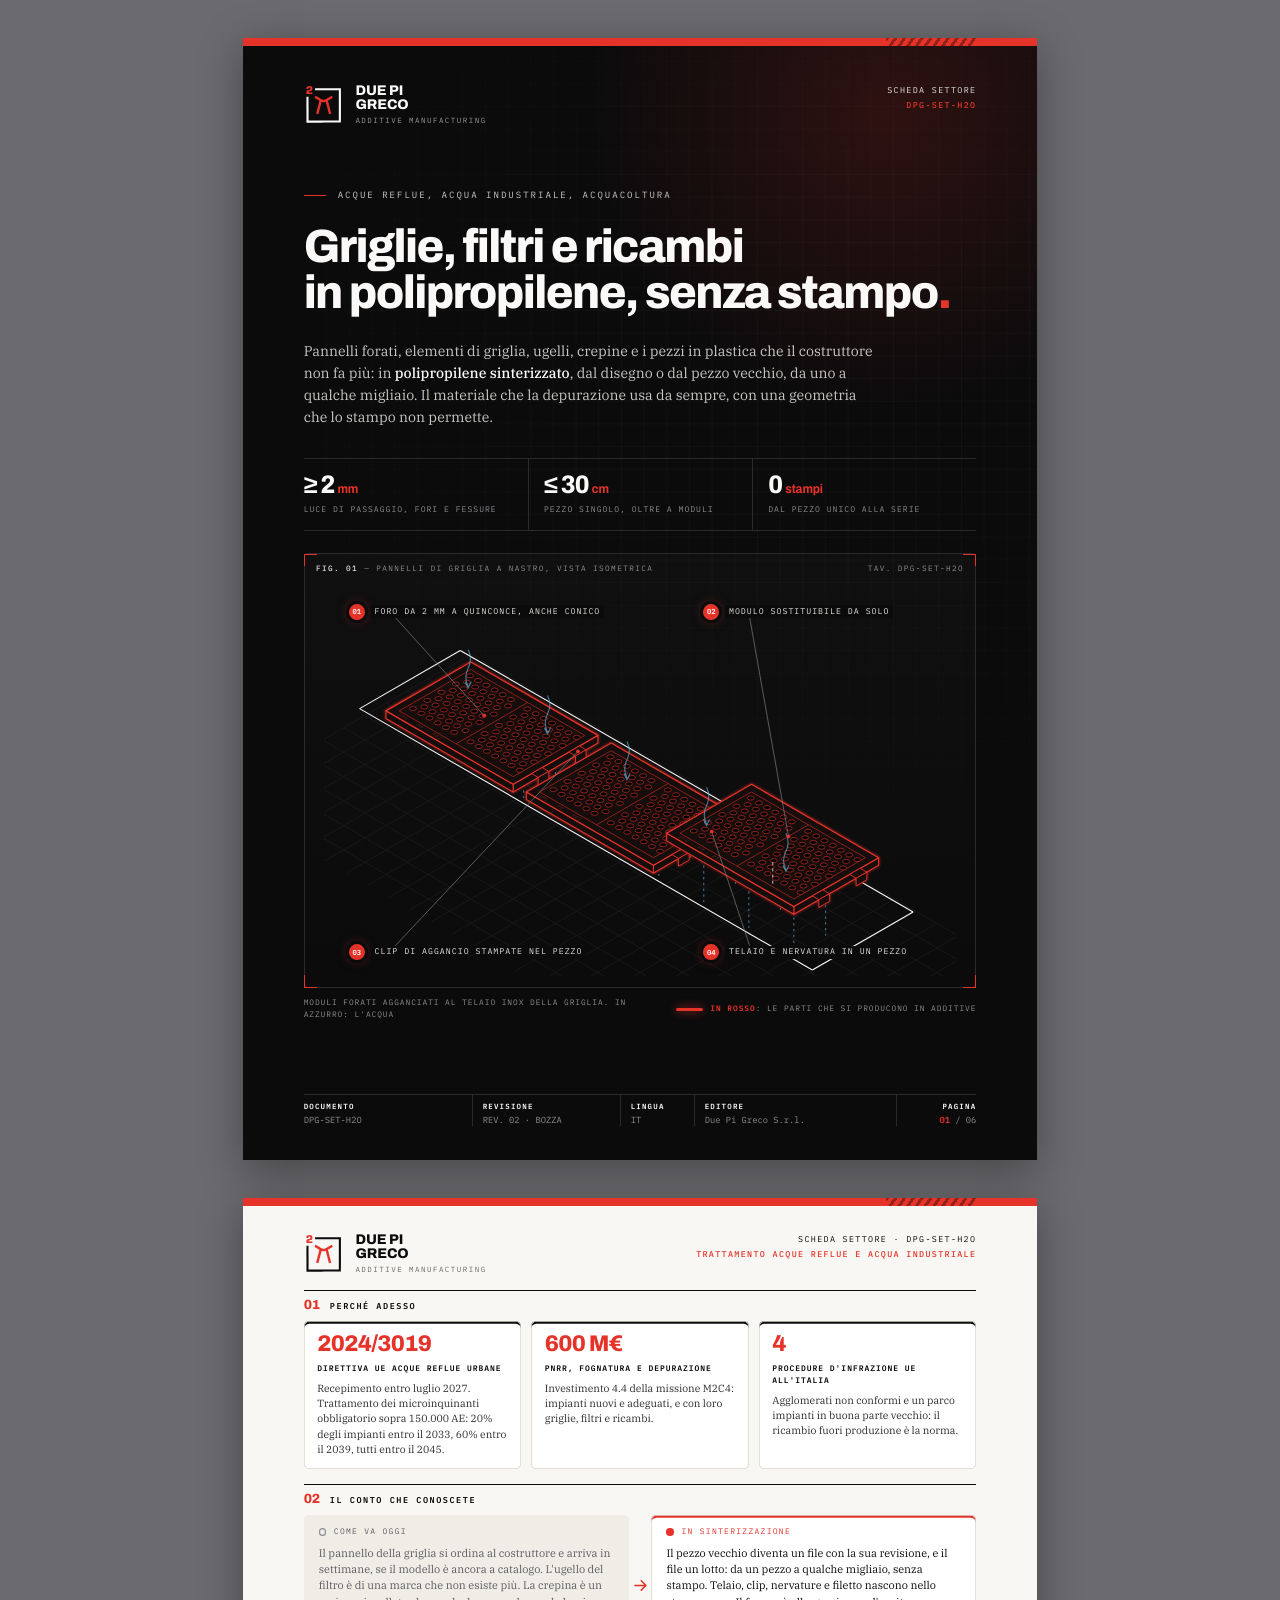
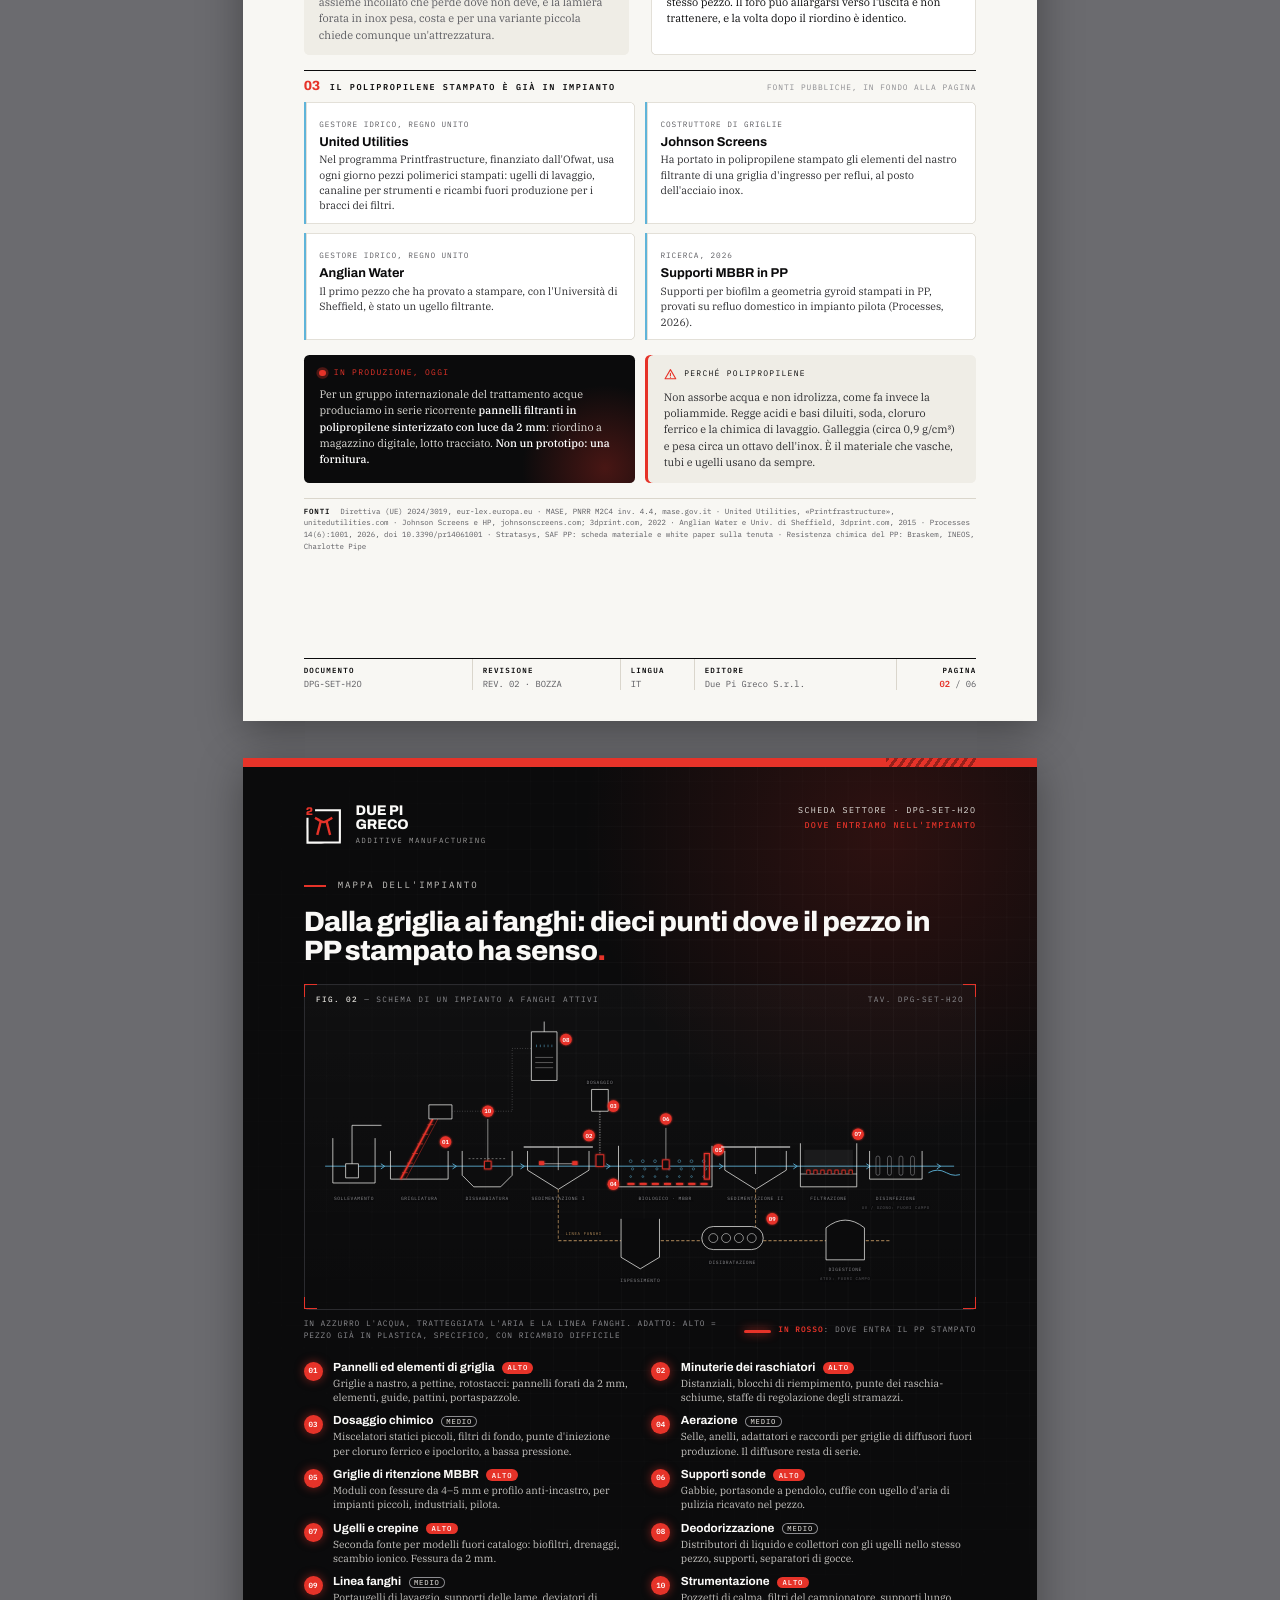
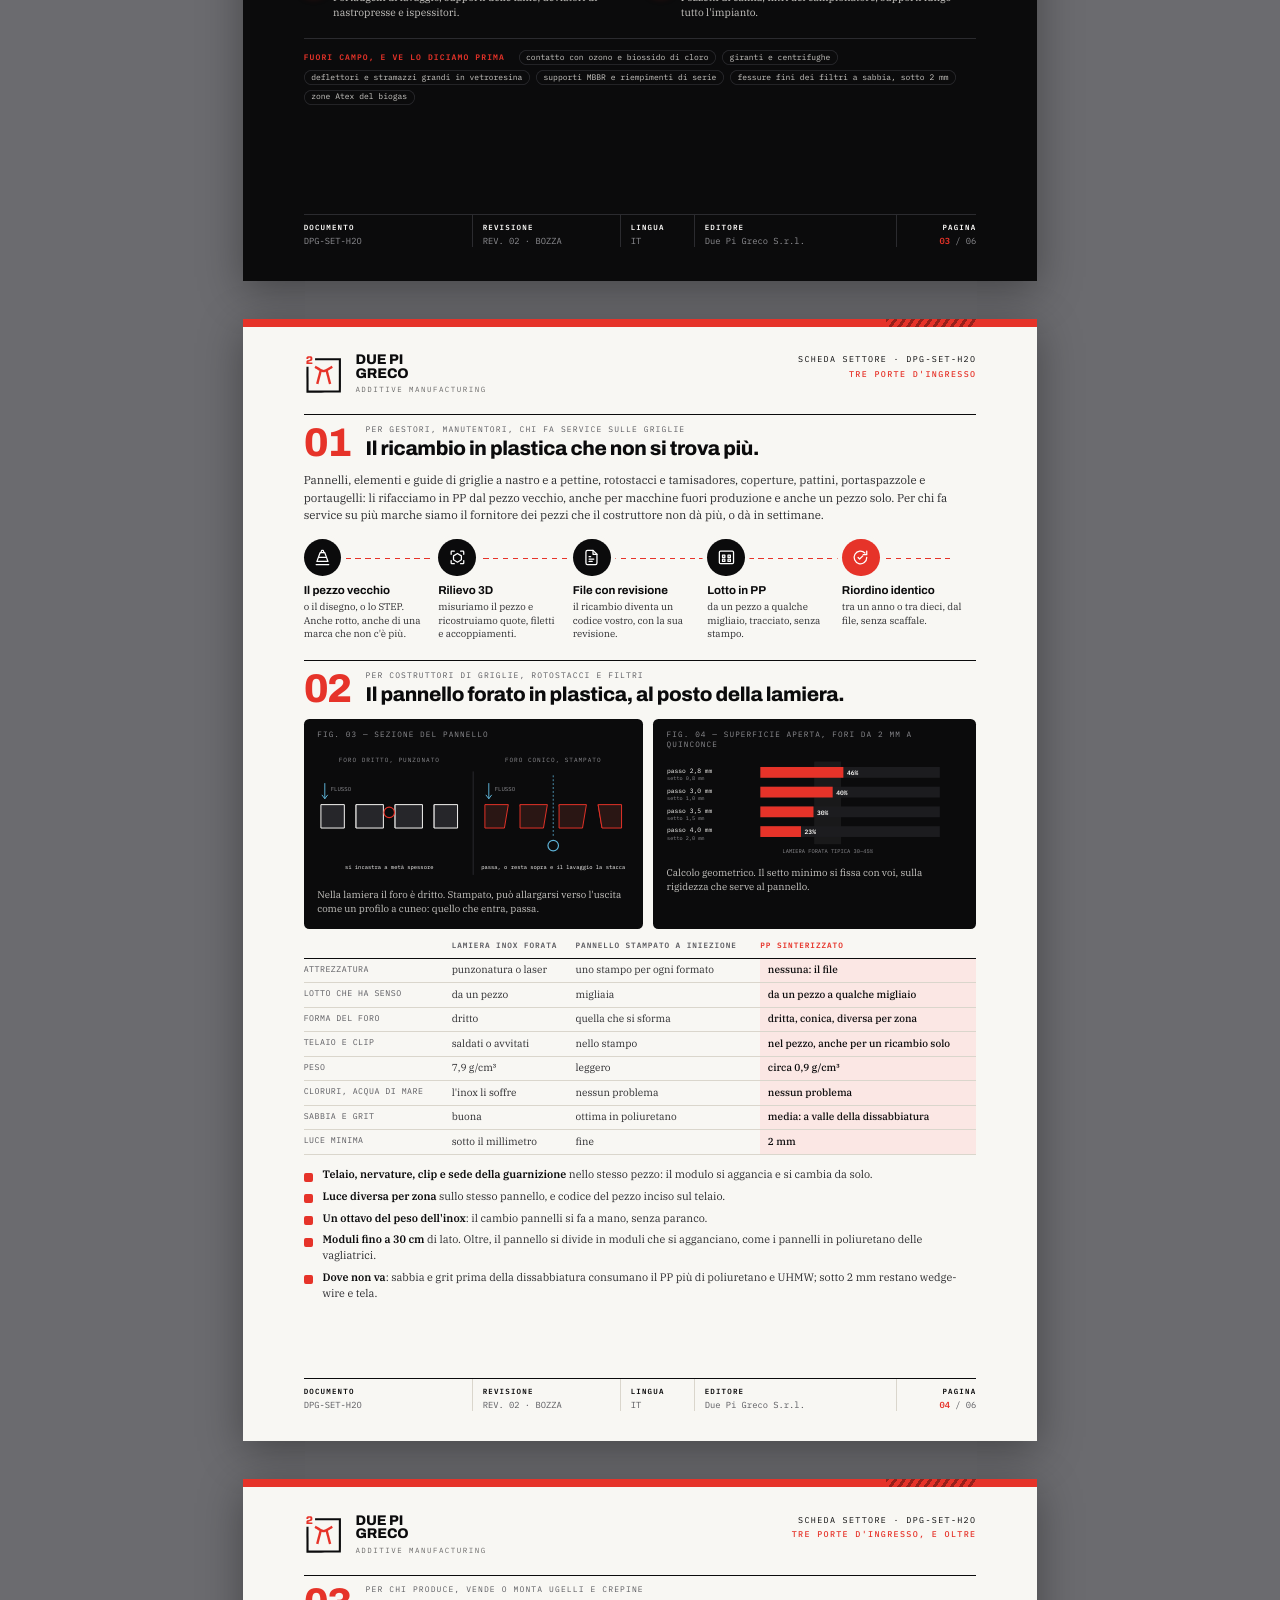
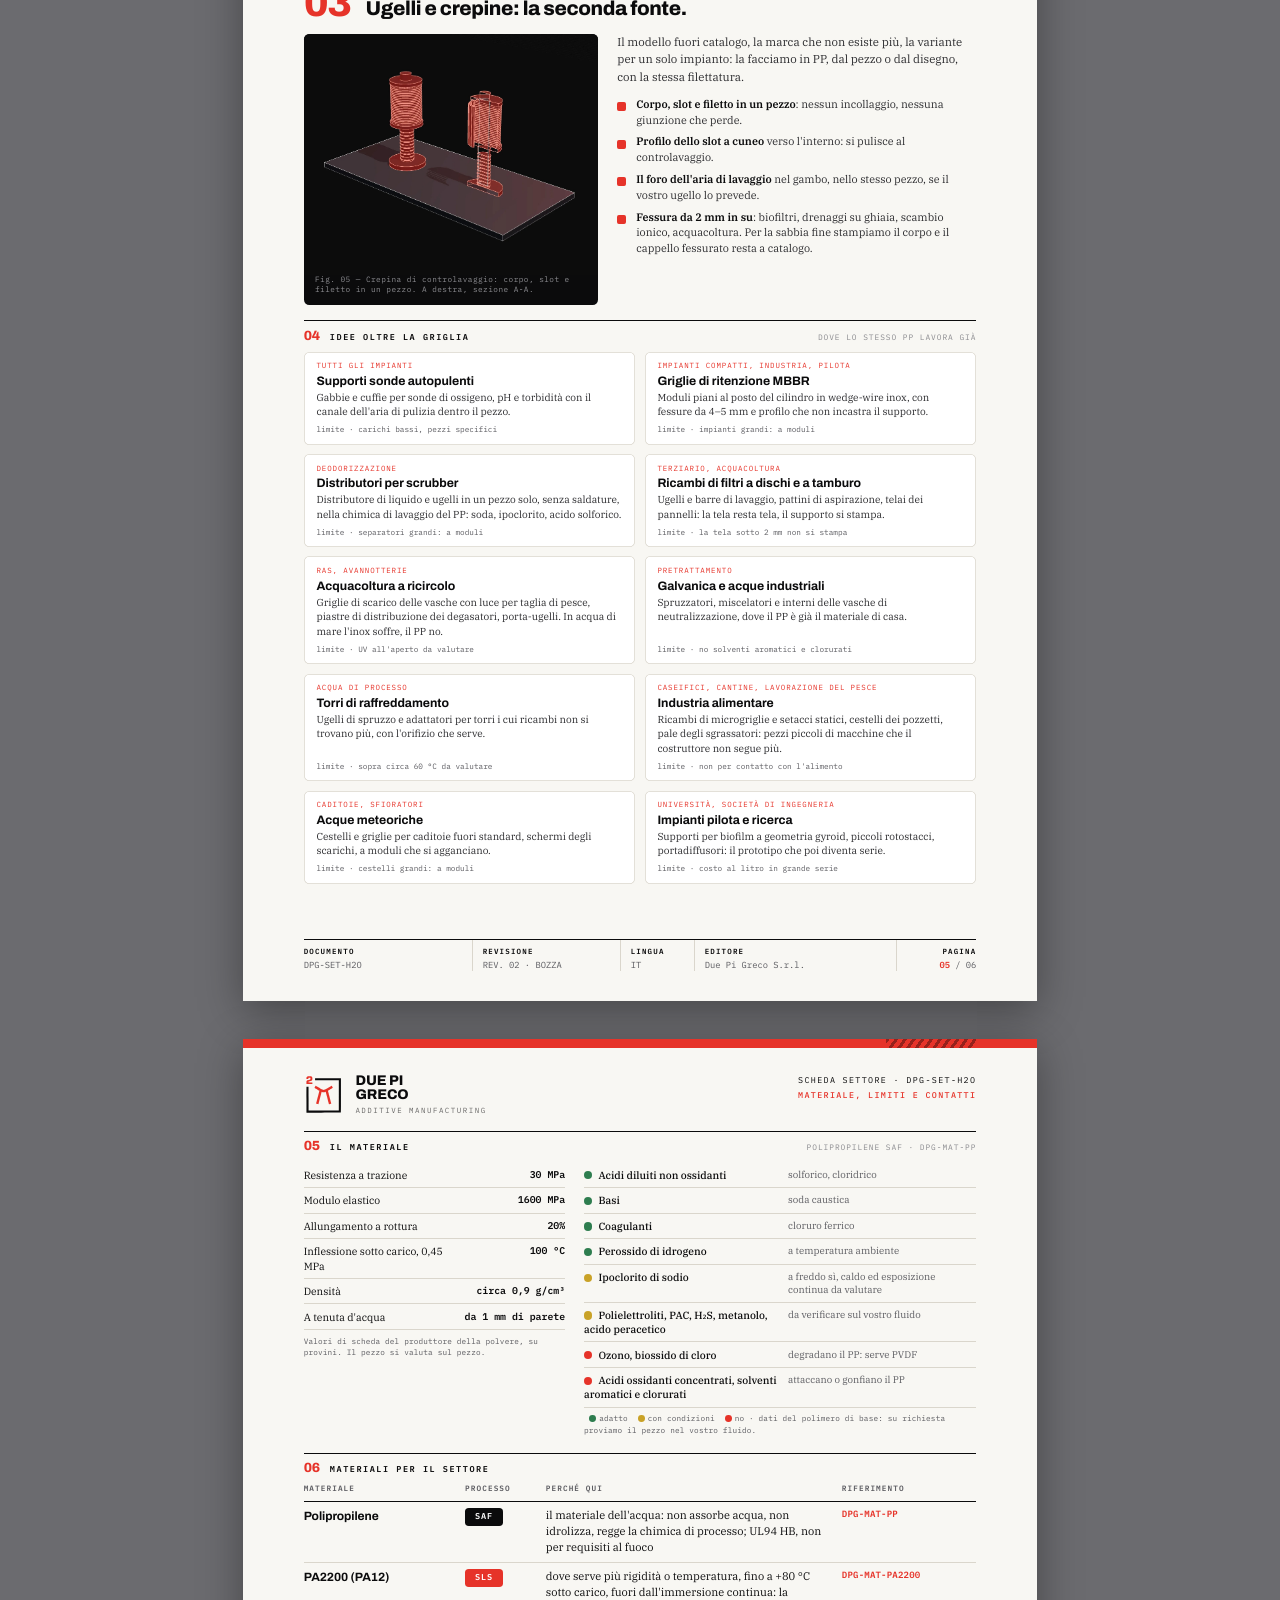
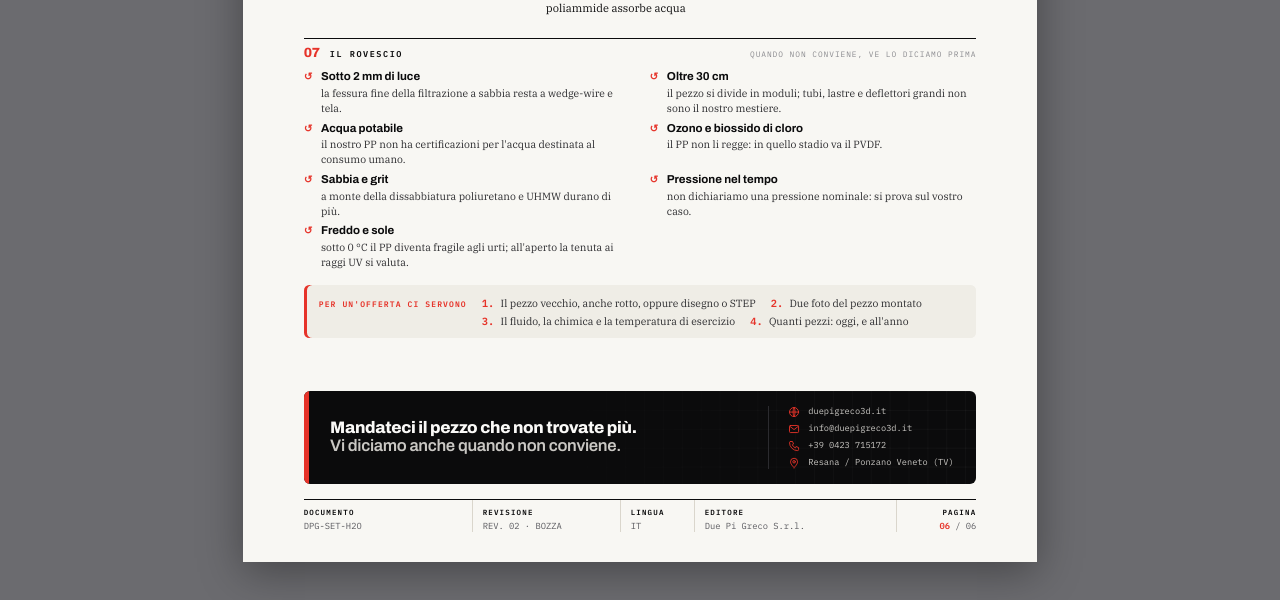
<file: schede/html/DPG_Settore_H2O_IT.html>
<!doctype html>
<html lang="it">
<head>
<meta charset="utf-8">
<meta name="viewport" content="width=device-width, initial-scale=1">
<title>Due Pi Greco — DPG-SET-H2O (IT)</title>
<link rel="stylesheet" href="../assets/fonts.css">
<link rel="stylesheet" href="../assets/scheda.css">
<link rel="stylesheet" href="../assets/h2o.css">
</head>
<body>

<section class="page cover">
  <div class="topbar"></div>
  
  <header class="head">
    <div class="logo"><svg xmlns="http://www.w3.org/2000/svg" viewBox="44.5 49.5 28 30"><path d="M51.88 51.91C51.87 51.93 51.87 52.29 51.87 52.71L51.88 53.46L60.85 53.48C65.79 53.49 69.82 53.50 69.83 53.50C69.83 53.50 69.83 58.64 69.83 64.92L69.82 76.34L58.40 76.34L46.97 76.34L46.96 67.41C46.96 60.87 46.95 58.46 46.92 58.43C46.88 58.38 45.51 58.36 45.40 58.40C45.35 58.42 45.35 59.31 45.35 68.18L45.35 77.93L45.43 77.96C45.56 78.01 71.32 78.00 71.39 77.95C71.44 77.92 71.44 77.09 71.43 64.90L71.43 51.89L61.66 51.88C53.79 51.87 51.89 51.88 51.88 51.91" fill="currentColor" fill-rule="evenodd"/><path d="M46.75 50.47C46.72 50.48 46.60 50.50 46.50 50.52C45.98 50.62 45.55 50.98 45.39 51.45C45.32 51.68 45.29 52.50 45.36 52.56C45.39 52.59 45.57 52.59 46.06 52.59L46.72 52.58L46.75 52.30C46.80 51.94 46.84 51.84 46.97 51.74C47.06 51.67 47.08 51.67 47.59 51.67L48.12 51.67L48.24 51.79L48.36 51.90L48.36 52.29C48.36 52.90 48.38 52.88 47.05 53.21C46.03 53.46 45.87 53.52 45.63 53.78C45.35 54.08 45.34 54.16 45.34 55.30L45.34 56.29L47.59 56.29L49.84 56.29L49.84 55.69L49.84 55.10L48.29 55.08L46.75 55.07L46.74 54.96C46.73 54.81 46.85 54.58 46.97 54.51C47.03 54.48 47.19 54.42 47.34 54.39C47.68 54.30 48.13 54.19 48.53 54.08C49.58 53.80 49.88 53.37 49.84 52.21C49.82 51.50 49.72 51.20 49.42 50.90C49.06 50.55 48.76 50.48 47.65 50.47C47.19 50.46 46.79 50.46 46.75 50.47M52.21 57.87C52.14 57.99 51.98 58.23 51.87 58.40C51.76 58.57 51.61 58.80 51.54 58.90C51.48 59.01 51.42 59.11 51.42 59.14C51.42 59.18 51.51 59.25 51.65 59.34C52.46 59.85 52.63 59.95 52.68 59.98C52.71 59.99 52.79 60.05 52.87 60.09C52.94 60.14 53.05 60.21 53.12 60.25C53.18 60.28 53.28 60.34 53.33 60.37C53.38 60.40 53.46 60.45 53.50 60.47C53.55 60.49 53.77 60.62 53.99 60.75C54.39 60.98 54.82 61.22 54.98 61.30C55.03 61.33 55.09 61.37 55.11 61.39C55.15 61.44 55.15 61.45 55.04 61.83C55.01 61.97 54.96 62.13 54.95 62.19C54.94 62.25 54.87 62.50 54.81 62.74C54.74 62.99 54.68 63.24 54.67 63.30C54.66 63.36 54.64 63.43 54.62 63.45C54.61 63.47 54.59 63.54 54.58 63.62C54.56 63.69 54.49 63.95 54.43 64.19C54.36 64.43 54.30 64.68 54.29 64.74C54.28 64.80 54.21 65.05 54.15 65.29C54.08 65.54 54.02 65.78 54.01 65.84C53.99 65.90 53.95 66.07 53.91 66.21C53.87 66.35 53.83 66.51 53.82 66.57C53.80 66.63 53.76 66.79 53.72 66.93C53.68 67.07 53.64 67.23 53.63 67.29C53.62 67.35 53.55 67.60 53.49 67.84C53.42 68.09 53.36 68.33 53.34 68.39C53.32 68.51 53.17 69.07 53.06 69.48C53.02 69.62 52.98 69.78 52.97 69.84C52.95 69.90 52.91 70.07 52.87 70.20C52.83 70.34 52.79 70.51 52.78 70.57C52.77 70.63 52.73 70.76 52.70 70.86C52.63 71.14 52.64 71.19 52.74 71.21C52.79 71.23 52.96 71.27 53.12 71.31C53.29 71.36 53.47 71.40 53.53 71.42C53.59 71.43 53.76 71.47 53.90 71.51C54.03 71.55 54.20 71.59 54.27 71.59C54.41 71.59 54.41 71.59 54.52 71.15C54.55 71.04 54.58 70.90 54.61 70.82C54.63 70.74 54.65 70.63 54.67 70.57C54.68 70.51 54.72 70.34 54.76 70.20C54.80 70.07 54.84 69.90 54.86 69.84C54.87 69.78 54.92 69.57 54.98 69.37C55.25 68.33 55.31 68.12 55.33 68.01C55.34 67.95 55.36 67.88 55.37 67.87C55.38 67.85 55.40 67.77 55.42 67.70C55.43 67.62 55.50 67.36 55.56 67.12C55.63 66.88 55.69 66.63 55.71 66.57C55.72 66.51 55.77 66.29 55.82 66.10C56.09 65.09 56.16 64.84 56.18 64.74C56.19 64.68 56.23 64.52 56.27 64.38C56.31 64.24 56.35 64.08 56.37 64.02C56.38 63.96 56.44 63.71 56.51 63.47C56.57 63.23 56.64 62.98 56.65 62.92C56.82 62.19 56.83 62.18 57.05 62.28C57.45 62.45 58.10 62.61 58.38 62.61C58.63 62.61 59.03 62.52 59.54 62.33C59.90 62.20 59.92 62.20 59.94 62.31C59.95 62.36 59.97 62.44 59.99 62.49C60.00 62.54 60.06 62.76 60.11 62.97C60.23 63.42 60.37 63.94 60.50 64.43C60.55 64.63 60.60 64.84 60.61 64.90C60.63 64.96 60.69 65.21 60.76 65.45C60.91 66.06 61.04 66.52 61.20 67.15C61.27 67.44 61.38 67.86 61.43 68.06C61.49 68.27 61.55 68.49 61.56 68.55C61.57 68.61 61.62 68.77 61.65 68.91C61.69 69.05 61.74 69.22 61.75 69.28C61.76 69.34 61.80 69.50 61.84 69.64C61.88 69.78 61.92 69.94 61.94 70.00C61.95 70.06 62.01 70.30 62.07 70.53C62.22 71.10 62.30 71.41 62.33 71.52C62.35 71.61 62.36 71.61 62.50 71.59C62.58 71.59 62.72 71.55 62.82 71.53C62.98 71.48 63.74 71.28 63.87 71.25C63.91 71.24 63.97 71.22 64.02 71.21C64.12 71.19 64.13 71.14 64.06 70.88C63.99 70.63 63.93 70.42 63.87 70.19C63.84 70.07 63.80 69.91 63.78 69.83C63.76 69.74 63.72 69.58 63.69 69.48C63.53 68.85 63.49 68.69 63.40 68.36C63.37 68.25 63.33 68.09 63.31 68.00C63.28 67.91 63.25 67.78 63.22 67.70C63.20 67.62 63.18 67.51 63.16 67.45C63.14 67.34 63.00 66.81 62.87 66.35C62.84 66.22 62.80 66.06 62.79 66.00C62.77 65.94 62.71 65.69 62.64 65.45C62.58 65.21 62.52 64.96 62.50 64.90C62.49 64.84 62.45 64.68 62.41 64.54C62.37 64.40 62.33 64.24 62.31 64.18C62.29 64.08 62.22 63.79 61.96 62.82C61.91 62.63 61.85 62.41 61.84 62.35C61.80 62.15 61.74 61.93 61.70 61.80C61.62 61.57 61.61 61.42 61.67 61.36C61.70 61.33 61.73 61.31 61.75 61.31C61.76 61.31 61.89 61.25 62.02 61.17C62.15 61.09 62.26 61.03 62.27 61.03C62.28 61.03 62.40 60.97 62.53 60.89C62.65 60.81 62.76 60.75 62.77 60.75C62.80 60.75 64.61 59.65 65.03 59.38C65.20 59.28 65.34 59.17 65.34 59.14C65.34 59.12 65.27 59.01 65.20 58.89C65.12 58.78 65.00 58.58 64.92 58.46C64.51 57.83 64.42 57.69 64.38 57.67C64.35 57.67 64.19 57.75 64.01 57.86C63.54 58.16 62.05 59.05 61.83 59.18C61.72 59.23 61.60 59.30 61.54 59.33C61.49 59.36 61.39 59.42 61.31 59.47C61.23 59.51 61.07 59.59 60.96 59.66C60.38 59.98 59.30 60.49 58.88 60.64C58.39 60.83 58.23 60.81 57.44 60.47C57.19 60.37 55.99 59.77 55.74 59.62C55.68 59.59 55.51 59.50 55.37 59.42C55.08 59.26 54.39 58.87 54.02 58.65C53.66 58.44 52.90 57.96 52.69 57.83C52.55 57.74 52.41 57.66 52.39 57.66C52.37 57.66 52.28 57.76 52.21 57.87" fill="#e63329" fill-rule="evenodd"/></svg><div><b>DUE PI<br>GRECO</b><small>Additive manufacturing</small></div></div>
    <div class="meta"><span>Scheda settore</span><br><b>DPG-SET-H2O</b></div>
  </header>
  <div class="hero">
    <div class="eyebrow"><i></i>Acque reflue, acqua industriale, acquacoltura</div>
    <h1 style="--h1:35pt">Griglie, filtri e ricambi<br>in polipropilene, senza stampo<em>.</em></h1>
    <p class="lead">Pannelli forati, elementi di griglia, ugelli, crepine e i pezzi in plastica che il costruttore non fa più: in <strong>polipropilene sinterizzato</strong>, dal disegno o dal pezzo vecchio, da uno a qualche migliaio. Il materiale che la depurazione usa da sempre, con una geometria che lo stampo non permette.</p>
  </div>
  <div class="kpis"><div class="kpi"><b>≥ 2<small>mm</small></b><span>luce di passaggio, fori e fessure</span></div><div class="kpi"><b>≤ 30<small>cm</small></b><span>pezzo singolo, oltre a moduli</span></div><div class="kpi"><b>0<small>stampi</small></b><span>dal pezzo unico alla serie</span></div></div>
  <div class="tavola">
    <div class="frame">
      <span class="corner tl"></span><span class="corner tr"></span><span class="corner bl"></span><span class="corner br"></span>
      <div class="fig"><b>Fig. 01</b> — Pannelli di griglia a nastro, vista isometrica</div>
      <div class="scale">Tav. DPG-SET-H2O</div>
      <div class="art" style="aspect-ratio:1.6172"><svg viewBox="-96.0 -56.0 414.0 256.0" style="position:absolute;inset:0;width:100%;height:100%"><defs><filter id="glowC" x="-20%" y="-20%" width="140%" height="140%"><feGaussianBlur in="SourceGraphic" stdDeviation="1.0" result="b"/><feMerge><feMergeNode in="b"/><feMergeNode in="SourceGraphic"/></feMerge></filter></defs><line x1="0.0" y1="-10.0" x2="-164.5" y2="85.0" stroke="#1c1c1f" stroke-width=".5"/><line x1="13.9" y1="-2.0" x2="-150.7" y2="93.0" stroke="#1c1c1f" stroke-width=".5"/><line x1="27.7" y1="6.0" x2="-136.8" y2="101.0" stroke="#1c1c1f" stroke-width=".5"/><line x1="41.6" y1="14.0" x2="-123.0" y2="109.0" stroke="#1c1c1f" stroke-width=".5"/><line x1="55.4" y1="22.0" x2="-109.1" y2="117.0" stroke="#1c1c1f" stroke-width=".5"/><line x1="69.3" y1="30.0" x2="-95.3" y2="125.0" stroke="#1c1c1f" stroke-width=".5"/><line x1="83.1" y1="38.0" x2="-81.4" y2="133.0" stroke="#1c1c1f" stroke-width=".5"/><line x1="97.0" y1="46.0" x2="-67.5" y2="141.0" stroke="#1c1c1f" stroke-width=".5"/><line x1="110.9" y1="54.0" x2="-53.7" y2="149.0" stroke="#1c1c1f" stroke-width=".5"/><line x1="124.7" y1="62.0" x2="-39.8" y2="157.0" stroke="#1c1c1f" stroke-width=".5"/><line x1="138.6" y1="70.0" x2="-26.0" y2="165.0" stroke="#1c1c1f" stroke-width=".5"/><line x1="152.4" y1="78.0" x2="-12.1" y2="173.0" stroke="#1c1c1f" stroke-width=".5"/><line x1="166.3" y1="86.0" x2="1.7" y2="181.0" stroke="#1c1c1f" stroke-width=".5"/><line x1="180.1" y1="94.0" x2="15.6" y2="189.0" stroke="#1c1c1f" stroke-width=".5"/><line x1="194.0" y1="102.0" x2="29.4" y2="197.0" stroke="#1c1c1f" stroke-width=".5"/><line x1="207.8" y1="110.0" x2="43.3" y2="205.0" stroke="#1c1c1f" stroke-width=".5"/><line x1="221.7" y1="118.0" x2="57.2" y2="213.0" stroke="#1c1c1f" stroke-width=".5"/><line x1="235.6" y1="126.0" x2="71.0" y2="221.0" stroke="#1c1c1f" stroke-width=".5"/><line x1="249.4" y1="134.0" x2="84.9" y2="229.0" stroke="#1c1c1f" stroke-width=".5"/><line x1="263.3" y1="142.0" x2="98.7" y2="237.0" stroke="#1c1c1f" stroke-width=".5"/><line x1="277.1" y1="150.0" x2="112.6" y2="245.0" stroke="#1c1c1f" stroke-width=".5"/><line x1="291.0" y1="158.0" x2="126.4" y2="253.0" stroke="#1c1c1f" stroke-width=".5"/><line x1="304.8" y1="166.0" x2="140.3" y2="261.0" stroke="#1c1c1f" stroke-width=".5"/><line x1="318.7" y1="174.0" x2="154.2" y2="269.0" stroke="#1c1c1f" stroke-width=".5"/><line x1="332.6" y1="182.0" x2="168.0" y2="277.0" stroke="#1c1c1f" stroke-width=".5"/><line x1="346.4" y1="190.0" x2="181.9" y2="285.0" stroke="#1c1c1f" stroke-width=".5"/><line x1="0.0" y1="-10.0" x2="346.4" y2="190.0" stroke="#1c1c1f" stroke-width=".5"/><line x1="-13.9" y1="-2.0" x2="332.6" y2="198.0" stroke="#1c1c1f" stroke-width=".5"/><line x1="-27.7" y1="6.0" x2="318.7" y2="206.0" stroke="#1c1c1f" stroke-width=".5"/><line x1="-41.6" y1="14.0" x2="304.8" y2="214.0" stroke="#1c1c1f" stroke-width=".5"/><line x1="-55.4" y1="22.0" x2="291.0" y2="222.0" stroke="#1c1c1f" stroke-width=".5"/><line x1="-69.3" y1="30.0" x2="277.1" y2="230.0" stroke="#1c1c1f" stroke-width=".5"/><line x1="-83.1" y1="38.0" x2="263.3" y2="238.0" stroke="#1c1c1f" stroke-width=".5"/><line x1="-97.0" y1="46.0" x2="249.4" y2="246.0" stroke="#1c1c1f" stroke-width=".5"/><line x1="-110.9" y1="54.0" x2="235.6" y2="254.0" stroke="#1c1c1f" stroke-width=".5"/><line x1="-124.7" y1="62.0" x2="221.7" y2="262.0" stroke="#1c1c1f" stroke-width=".5"/><line x1="-138.6" y1="70.0" x2="207.8" y2="270.0" stroke="#1c1c1f" stroke-width=".5"/><line x1="-152.4" y1="78.0" x2="194.0" y2="278.0" stroke="#1c1c1f" stroke-width=".5"/><line x1="-3.5" y1="14.0" x2="-3.5" y2="38.0" stroke="#5fb4d9" stroke-width=".6" stroke-dasharray="1.6 2.2" opacity=".75"/><line x1="-24.2" y1="26.0" x2="-24.2" y2="50.0" stroke="#5fb4d9" stroke-width=".6" stroke-dasharray="1.6 2.2" opacity=".75"/><line x1="26.0" y1="31.0" x2="26.0" y2="55.0" stroke="#5fb4d9" stroke-width=".6" stroke-dasharray="1.6 2.2" opacity=".75"/><line x1="5.2" y1="43.0" x2="5.2" y2="67.0" stroke="#5fb4d9" stroke-width=".6" stroke-dasharray="1.6 2.2" opacity=".75"/><line x1="55.4" y1="48.0" x2="55.4" y2="72.0" stroke="#5fb4d9" stroke-width=".6" stroke-dasharray="1.6 2.2" opacity=".75"/><line x1="34.6" y1="60.0" x2="34.6" y2="84.0" stroke="#5fb4d9" stroke-width=".6" stroke-dasharray="1.6 2.2" opacity=".75"/><line x1="84.9" y1="65.0" x2="84.9" y2="89.0" stroke="#5fb4d9" stroke-width=".6" stroke-dasharray="1.6 2.2" opacity=".75"/><line x1="64.1" y1="77.0" x2="64.1" y2="101.0" stroke="#5fb4d9" stroke-width=".6" stroke-dasharray="1.6 2.2" opacity=".75"/><line x1="114.3" y1="82.0" x2="114.3" y2="106.0" stroke="#5fb4d9" stroke-width=".6" stroke-dasharray="1.6 2.2" opacity=".75"/><line x1="93.5" y1="94.0" x2="93.5" y2="118.0" stroke="#5fb4d9" stroke-width=".6" stroke-dasharray="1.6 2.2" opacity=".75"/><line x1="143.8" y1="99.0" x2="143.8" y2="123.0" stroke="#5fb4d9" stroke-width=".6" stroke-dasharray="1.6 2.2" opacity=".75"/><line x1="123.0" y1="111.0" x2="123.0" y2="135.0" stroke="#5fb4d9" stroke-width=".6" stroke-dasharray="1.6 2.2" opacity=".75"/><line x1="173.2" y1="116.0" x2="173.2" y2="140.0" stroke="#5fb4d9" stroke-width=".6" stroke-dasharray="1.6 2.2" opacity=".75"/><line x1="152.4" y1="128.0" x2="152.4" y2="152.0" stroke="#5fb4d9" stroke-width=".6" stroke-dasharray="1.6 2.2" opacity=".75"/><line x1="202.6" y1="133.0" x2="202.6" y2="157.0" stroke="#5fb4d9" stroke-width=".6" stroke-dasharray="1.6 2.2" opacity=".75"/><line x1="181.9" y1="145.0" x2="181.9" y2="169.0" stroke="#5fb4d9" stroke-width=".6" stroke-dasharray="1.6 2.2" opacity=".75"/><line x1="232.1" y1="150.0" x2="232.1" y2="174.0" stroke="#5fb4d9" stroke-width=".6" stroke-dasharray="1.6 2.2" opacity=".75"/><line x1="211.3" y1="162.0" x2="211.3" y2="186.0" stroke="#5fb4d9" stroke-width=".6" stroke-dasharray="1.6 2.2" opacity=".75"/><line x1="-6.9" y1="-12.5" x2="289.3" y2="158.5" stroke="#faf9f7" stroke-width=".7"/><line x1="-72.7" y1="25.5" x2="223.4" y2="196.5" stroke="#faf9f7" stroke-width=".7"/><line x1="-6.9" y1="-12.5" x2="-72.7" y2="25.5" stroke="#faf9f7" stroke-width=".7"/><line x1="289.3" y1="158.5" x2="223.4" y2="196.5" stroke="#faf9f7" stroke-width=".7"/><g filter="url(#glowC)"><polygon points="83.14,48.00 27.71,80.00 27.71,75.00 83.14,43.00" fill="#120b0b" stroke="#e63329" stroke-width=".7" stroke-linejoin="round"/><polygon points="-55.43,32.00 27.71,80.00 27.71,75.00 -55.43,27.00" fill="#120b0b" stroke="#e63329" stroke-width=".7" stroke-linejoin="round"/><polygon points="0.00,-5.00 83.14,43.00 27.71,75.00 -55.43,27.00" fill="#170c0c" stroke="#e63329" stroke-width=".8" stroke-linejoin="round"/><polygon points="0.00,0.00 74.48,43.00 27.71,70.00 -46.77,27.00" fill="none" stroke="#e63329" stroke-width=".45" opacity=".8"/><polyline points="37.24,21.50 -9.53,48.50" fill="none" stroke="#e63329" stroke-width=".45" opacity=".8"/><ellipse cx="-0.54" cy="4.03" rx="2.33" ry="1.34" fill="#050506" stroke="#e63329" stroke-width=".38"/><ellipse cx="4.83" cy="7.13" rx="2.33" ry="1.34" fill="#050506" stroke="#e63329" stroke-width=".38"/><ellipse cx="10.20" cy="10.23" rx="2.33" ry="1.34" fill="#050506" stroke="#e63329" stroke-width=".38"/><ellipse cx="15.57" cy="13.33" rx="2.33" ry="1.34" fill="#050506" stroke="#e63329" stroke-width=".38"/><ellipse cx="20.94" cy="16.43" rx="2.33" ry="1.34" fill="#050506" stroke="#e63329" stroke-width=".38"/><ellipse cx="26.31" cy="19.53" rx="2.33" ry="1.34" fill="#050506" stroke="#e63329" stroke-width=".38"/><ellipse cx="37.05" cy="25.73" rx="2.33" ry="1.34" fill="#050506" stroke="#e63329" stroke-width=".38"/><ellipse cx="42.42" cy="28.83" rx="2.33" ry="1.34" fill="#050506" stroke="#e63329" stroke-width=".38"/><ellipse cx="47.79" cy="31.93" rx="2.33" ry="1.34" fill="#050506" stroke="#e63329" stroke-width=".38"/><ellipse cx="53.16" cy="35.03" rx="2.33" ry="1.34" fill="#050506" stroke="#e63329" stroke-width=".38"/><ellipse cx="58.53" cy="38.13" rx="2.33" ry="1.34" fill="#050506" stroke="#e63329" stroke-width=".38"/><ellipse cx="63.90" cy="41.23" rx="2.33" ry="1.34" fill="#050506" stroke="#e63329" stroke-width=".38"/><ellipse cx="69.26" cy="44.33" rx="2.33" ry="1.34" fill="#050506" stroke="#e63329" stroke-width=".38"/><ellipse cx="-2.50" cy="8.26" rx="2.33" ry="1.34" fill="#050506" stroke="#e63329" stroke-width=".38"/><ellipse cx="2.87" cy="11.36" rx="2.33" ry="1.34" fill="#050506" stroke="#e63329" stroke-width=".38"/><ellipse cx="8.24" cy="14.46" rx="2.33" ry="1.34" fill="#050506" stroke="#e63329" stroke-width=".38"/><ellipse cx="13.61" cy="17.56" rx="2.33" ry="1.34" fill="#050506" stroke="#e63329" stroke-width=".38"/><ellipse cx="18.98" cy="20.66" rx="2.33" ry="1.34" fill="#050506" stroke="#e63329" stroke-width=".38"/><ellipse cx="24.34" cy="23.76" rx="2.33" ry="1.34" fill="#050506" stroke="#e63329" stroke-width=".38"/><ellipse cx="35.08" cy="29.96" rx="2.33" ry="1.34" fill="#050506" stroke="#e63329" stroke-width=".38"/><ellipse cx="40.45" cy="33.06" rx="2.33" ry="1.34" fill="#050506" stroke="#e63329" stroke-width=".38"/><ellipse cx="45.82" cy="36.16" rx="2.33" ry="1.34" fill="#050506" stroke="#e63329" stroke-width=".38"/><ellipse cx="51.19" cy="39.26" rx="2.33" ry="1.34" fill="#050506" stroke="#e63329" stroke-width=".38"/><ellipse cx="56.56" cy="42.36" rx="2.33" ry="1.34" fill="#050506" stroke="#e63329" stroke-width=".38"/><ellipse cx="61.93" cy="45.46" rx="2.33" ry="1.34" fill="#050506" stroke="#e63329" stroke-width=".38"/><ellipse cx="-9.84" cy="9.40" rx="2.33" ry="1.34" fill="#050506" stroke="#e63329" stroke-width=".38"/><ellipse cx="-4.47" cy="12.50" rx="2.33" ry="1.34" fill="#050506" stroke="#e63329" stroke-width=".38"/><ellipse cx="0.90" cy="15.60" rx="2.33" ry="1.34" fill="#050506" stroke="#e63329" stroke-width=".38"/><ellipse cx="6.27" cy="18.70" rx="2.33" ry="1.34" fill="#050506" stroke="#e63329" stroke-width=".38"/><ellipse cx="11.64" cy="21.80" rx="2.33" ry="1.34" fill="#050506" stroke="#e63329" stroke-width=".38"/><ellipse cx="17.01" cy="24.90" rx="2.33" ry="1.34" fill="#050506" stroke="#e63329" stroke-width=".38"/><ellipse cx="27.75" cy="31.10" rx="2.33" ry="1.34" fill="#050506" stroke="#e63329" stroke-width=".38"/><ellipse cx="33.12" cy="34.20" rx="2.33" ry="1.34" fill="#050506" stroke="#e63329" stroke-width=".38"/><ellipse cx="38.49" cy="37.30" rx="2.33" ry="1.34" fill="#050506" stroke="#e63329" stroke-width=".38"/><ellipse cx="43.86" cy="40.40" rx="2.33" ry="1.34" fill="#050506" stroke="#e63329" stroke-width=".38"/><ellipse cx="49.23" cy="43.50" rx="2.33" ry="1.34" fill="#050506" stroke="#e63329" stroke-width=".38"/><ellipse cx="54.60" cy="46.60" rx="2.33" ry="1.34" fill="#050506" stroke="#e63329" stroke-width=".38"/><ellipse cx="59.96" cy="49.70" rx="2.33" ry="1.34" fill="#050506" stroke="#e63329" stroke-width=".38"/><ellipse cx="-11.80" cy="13.63" rx="2.33" ry="1.34" fill="#050506" stroke="#e63329" stroke-width=".38"/><ellipse cx="-6.43" cy="16.73" rx="2.33" ry="1.34" fill="#050506" stroke="#e63329" stroke-width=".38"/><ellipse cx="-1.06" cy="19.83" rx="2.33" ry="1.34" fill="#050506" stroke="#e63329" stroke-width=".38"/><ellipse cx="4.31" cy="22.93" rx="2.33" ry="1.34" fill="#050506" stroke="#e63329" stroke-width=".38"/><ellipse cx="9.68" cy="26.03" rx="2.33" ry="1.34" fill="#050506" stroke="#e63329" stroke-width=".38"/><ellipse cx="15.04" cy="29.13" rx="2.33" ry="1.34" fill="#050506" stroke="#e63329" stroke-width=".38"/><ellipse cx="25.78" cy="35.33" rx="2.33" ry="1.34" fill="#050506" stroke="#e63329" stroke-width=".38"/><ellipse cx="31.15" cy="38.43" rx="2.33" ry="1.34" fill="#050506" stroke="#e63329" stroke-width=".38"/><ellipse cx="36.52" cy="41.53" rx="2.33" ry="1.34" fill="#050506" stroke="#e63329" stroke-width=".38"/><ellipse cx="41.89" cy="44.63" rx="2.33" ry="1.34" fill="#050506" stroke="#e63329" stroke-width=".38"/><ellipse cx="47.26" cy="47.73" rx="2.33" ry="1.34" fill="#050506" stroke="#e63329" stroke-width=".38"/><ellipse cx="52.63" cy="50.83" rx="2.33" ry="1.34" fill="#050506" stroke="#e63329" stroke-width=".38"/><ellipse cx="-19.14" cy="14.77" rx="2.33" ry="1.34" fill="#050506" stroke="#e63329" stroke-width=".38"/><ellipse cx="-13.77" cy="17.87" rx="2.33" ry="1.34" fill="#050506" stroke="#e63329" stroke-width=".38"/><ellipse cx="-8.40" cy="20.97" rx="2.33" ry="1.34" fill="#050506" stroke="#e63329" stroke-width=".38"/><ellipse cx="-3.03" cy="24.07" rx="2.33" ry="1.34" fill="#050506" stroke="#e63329" stroke-width=".38"/><ellipse cx="2.34" cy="27.17" rx="2.33" ry="1.34" fill="#050506" stroke="#e63329" stroke-width=".38"/><ellipse cx="7.71" cy="30.27" rx="2.33" ry="1.34" fill="#050506" stroke="#e63329" stroke-width=".38"/><ellipse cx="18.45" cy="36.47" rx="2.33" ry="1.34" fill="#050506" stroke="#e63329" stroke-width=".38"/><ellipse cx="23.82" cy="39.57" rx="2.33" ry="1.34" fill="#050506" stroke="#e63329" stroke-width=".38"/><ellipse cx="29.19" cy="42.67" rx="2.33" ry="1.34" fill="#050506" stroke="#e63329" stroke-width=".38"/><ellipse cx="34.56" cy="45.77" rx="2.33" ry="1.34" fill="#050506" stroke="#e63329" stroke-width=".38"/><ellipse cx="39.93" cy="48.87" rx="2.33" ry="1.34" fill="#050506" stroke="#e63329" stroke-width=".38"/><ellipse cx="45.30" cy="51.97" rx="2.33" ry="1.34" fill="#050506" stroke="#e63329" stroke-width=".38"/><ellipse cx="50.67" cy="55.07" rx="2.33" ry="1.34" fill="#050506" stroke="#e63329" stroke-width=".38"/><ellipse cx="-21.10" cy="19.00" rx="2.33" ry="1.34" fill="#050506" stroke="#e63329" stroke-width=".38"/><ellipse cx="-15.73" cy="22.10" rx="2.33" ry="1.34" fill="#050506" stroke="#e63329" stroke-width=".38"/><ellipse cx="-10.36" cy="25.20" rx="2.33" ry="1.34" fill="#050506" stroke="#e63329" stroke-width=".38"/><ellipse cx="-4.99" cy="28.30" rx="2.33" ry="1.34" fill="#050506" stroke="#e63329" stroke-width=".38"/><ellipse cx="0.38" cy="31.40" rx="2.33" ry="1.34" fill="#050506" stroke="#e63329" stroke-width=".38"/><ellipse cx="5.75" cy="34.50" rx="2.33" ry="1.34" fill="#050506" stroke="#e63329" stroke-width=".38"/><ellipse cx="16.48" cy="40.70" rx="2.33" ry="1.34" fill="#050506" stroke="#e63329" stroke-width=".38"/><ellipse cx="21.85" cy="43.80" rx="2.33" ry="1.34" fill="#050506" stroke="#e63329" stroke-width=".38"/><ellipse cx="27.22" cy="46.90" rx="2.33" ry="1.34" fill="#050506" stroke="#e63329" stroke-width=".38"/><ellipse cx="32.59" cy="50.00" rx="2.33" ry="1.34" fill="#050506" stroke="#e63329" stroke-width=".38"/><ellipse cx="37.96" cy="53.10" rx="2.33" ry="1.34" fill="#050506" stroke="#e63329" stroke-width=".38"/><ellipse cx="43.33" cy="56.20" rx="2.33" ry="1.34" fill="#050506" stroke="#e63329" stroke-width=".38"/><ellipse cx="-28.44" cy="20.14" rx="2.33" ry="1.34" fill="#050506" stroke="#e63329" stroke-width=".38"/><ellipse cx="-23.07" cy="23.24" rx="2.33" ry="1.34" fill="#050506" stroke="#e63329" stroke-width=".38"/><ellipse cx="-17.70" cy="26.34" rx="2.33" ry="1.34" fill="#050506" stroke="#e63329" stroke-width=".38"/><ellipse cx="-12.33" cy="29.44" rx="2.33" ry="1.34" fill="#050506" stroke="#e63329" stroke-width=".38"/><ellipse cx="-6.96" cy="32.54" rx="2.33" ry="1.34" fill="#050506" stroke="#e63329" stroke-width=".38"/><ellipse cx="-1.59" cy="35.64" rx="2.33" ry="1.34" fill="#050506" stroke="#e63329" stroke-width=".38"/><ellipse cx="9.15" cy="41.84" rx="2.33" ry="1.34" fill="#050506" stroke="#e63329" stroke-width=".38"/><ellipse cx="14.52" cy="44.94" rx="2.33" ry="1.34" fill="#050506" stroke="#e63329" stroke-width=".38"/><ellipse cx="19.89" cy="48.04" rx="2.33" ry="1.34" fill="#050506" stroke="#e63329" stroke-width=".38"/><ellipse cx="25.26" cy="51.14" rx="2.33" ry="1.34" fill="#050506" stroke="#e63329" stroke-width=".38"/><ellipse cx="30.63" cy="54.24" rx="2.33" ry="1.34" fill="#050506" stroke="#e63329" stroke-width=".38"/><ellipse cx="36.00" cy="57.34" rx="2.33" ry="1.34" fill="#050506" stroke="#e63329" stroke-width=".38"/><ellipse cx="41.37" cy="60.44" rx="2.33" ry="1.34" fill="#050506" stroke="#e63329" stroke-width=".38"/><ellipse cx="-30.40" cy="24.37" rx="2.33" ry="1.34" fill="#050506" stroke="#e63329" stroke-width=".38"/><ellipse cx="-25.03" cy="27.47" rx="2.33" ry="1.34" fill="#050506" stroke="#e63329" stroke-width=".38"/><ellipse cx="-19.66" cy="30.57" rx="2.33" ry="1.34" fill="#050506" stroke="#e63329" stroke-width=".38"/><ellipse cx="-14.29" cy="33.67" rx="2.33" ry="1.34" fill="#050506" stroke="#e63329" stroke-width=".38"/><ellipse cx="-8.92" cy="36.77" rx="2.33" ry="1.34" fill="#050506" stroke="#e63329" stroke-width=".38"/><ellipse cx="-3.55" cy="39.87" rx="2.33" ry="1.34" fill="#050506" stroke="#e63329" stroke-width=".38"/><ellipse cx="7.18" cy="46.07" rx="2.33" ry="1.34" fill="#050506" stroke="#e63329" stroke-width=".38"/><ellipse cx="12.55" cy="49.17" rx="2.33" ry="1.34" fill="#050506" stroke="#e63329" stroke-width=".38"/><ellipse cx="17.92" cy="52.27" rx="2.33" ry="1.34" fill="#050506" stroke="#e63329" stroke-width=".38"/><ellipse cx="23.29" cy="55.37" rx="2.33" ry="1.34" fill="#050506" stroke="#e63329" stroke-width=".38"/><ellipse cx="28.66" cy="58.47" rx="2.33" ry="1.34" fill="#050506" stroke="#e63329" stroke-width=".38"/><ellipse cx="34.03" cy="61.57" rx="2.33" ry="1.34" fill="#050506" stroke="#e63329" stroke-width=".38"/><ellipse cx="-37.74" cy="25.51" rx="2.33" ry="1.34" fill="#050506" stroke="#e63329" stroke-width=".38"/><ellipse cx="-32.37" cy="28.61" rx="2.33" ry="1.34" fill="#050506" stroke="#e63329" stroke-width=".38"/><ellipse cx="-27.00" cy="31.71" rx="2.33" ry="1.34" fill="#050506" stroke="#e63329" stroke-width=".38"/><ellipse cx="-21.63" cy="34.81" rx="2.33" ry="1.34" fill="#050506" stroke="#e63329" stroke-width=".38"/><ellipse cx="-16.26" cy="37.91" rx="2.33" ry="1.34" fill="#050506" stroke="#e63329" stroke-width=".38"/><ellipse cx="-10.89" cy="41.01" rx="2.33" ry="1.34" fill="#050506" stroke="#e63329" stroke-width=".38"/><ellipse cx="-0.15" cy="47.21" rx="2.33" ry="1.34" fill="#050506" stroke="#e63329" stroke-width=".38"/><ellipse cx="5.22" cy="50.31" rx="2.33" ry="1.34" fill="#050506" stroke="#e63329" stroke-width=".38"/><ellipse cx="10.59" cy="53.41" rx="2.33" ry="1.34" fill="#050506" stroke="#e63329" stroke-width=".38"/><ellipse cx="15.96" cy="56.51" rx="2.33" ry="1.34" fill="#050506" stroke="#e63329" stroke-width=".38"/><ellipse cx="21.33" cy="59.61" rx="2.33" ry="1.34" fill="#050506" stroke="#e63329" stroke-width=".38"/><ellipse cx="26.70" cy="62.71" rx="2.33" ry="1.34" fill="#050506" stroke="#e63329" stroke-width=".38"/><ellipse cx="32.07" cy="65.81" rx="2.33" ry="1.34" fill="#050506" stroke="#e63329" stroke-width=".38"/><polygon points="71.08,49.96 75.41,52.46 68.49,56.46 64.16,53.96" fill="#170c0c" stroke="#e63329" stroke-width=".6"/><polygon points="75.41,57.46 68.49,61.46 68.49,56.46 75.41,52.46" fill="#120b0b" stroke="#e63329" stroke-width=".6"/><polygon points="46.70,64.04 51.03,66.54 44.10,70.54 39.77,68.04" fill="#170c0c" stroke="#e63329" stroke-width=".6"/><polygon points="51.03,71.54 44.10,75.54 44.10,70.54 51.03,66.54" fill="#120b0b" stroke="#e63329" stroke-width=".6"/><text transform="translate(-47.98,29.70) matrix(0.8660,0.5000,-0.8660,0.5000,0,0)" font-family="IBM Plex Mono" font-size="3" letter-spacing=".5" fill="#6a2a26">DPG · PP · R02</text><polygon points="174.94,101.00 119.51,133.00 119.51,128.00 174.94,96.00" fill="#120b0b" stroke="#e63329" stroke-width=".7" stroke-linejoin="round"/><polygon points="36.37,85.00 119.51,133.00 119.51,128.00 36.37,80.00" fill="#120b0b" stroke="#e63329" stroke-width=".7" stroke-linejoin="round"/><polygon points="91.80,48.00 174.94,96.00 119.51,128.00 36.37,80.00" fill="#170c0c" stroke="#e63329" stroke-width=".8" stroke-linejoin="round"/><polygon points="91.80,53.00 166.28,96.00 119.51,123.00 45.03,80.00" fill="none" stroke="#e63329" stroke-width=".45" opacity=".8"/><polyline points="129.04,74.50 82.27,101.50" fill="none" stroke="#e63329" stroke-width=".45" opacity=".8"/><ellipse cx="91.26" cy="57.03" rx="2.33" ry="1.34" fill="#050506" stroke="#e63329" stroke-width=".38"/><ellipse cx="96.63" cy="60.13" rx="2.33" ry="1.34" fill="#050506" stroke="#e63329" stroke-width=".38"/><ellipse cx="102.00" cy="63.23" rx="2.33" ry="1.34" fill="#050506" stroke="#e63329" stroke-width=".38"/><ellipse cx="107.37" cy="66.33" rx="2.33" ry="1.34" fill="#050506" stroke="#e63329" stroke-width=".38"/><ellipse cx="112.74" cy="69.43" rx="2.33" ry="1.34" fill="#050506" stroke="#e63329" stroke-width=".38"/><ellipse cx="118.11" cy="72.53" rx="2.33" ry="1.34" fill="#050506" stroke="#e63329" stroke-width=".38"/><ellipse cx="128.85" cy="78.73" rx="2.33" ry="1.34" fill="#050506" stroke="#e63329" stroke-width=".38"/><ellipse cx="134.22" cy="81.83" rx="2.33" ry="1.34" fill="#050506" stroke="#e63329" stroke-width=".38"/><ellipse cx="139.59" cy="84.93" rx="2.33" ry="1.34" fill="#050506" stroke="#e63329" stroke-width=".38"/><ellipse cx="144.96" cy="88.03" rx="2.33" ry="1.34" fill="#050506" stroke="#e63329" stroke-width=".38"/><ellipse cx="150.32" cy="91.13" rx="2.33" ry="1.34" fill="#050506" stroke="#e63329" stroke-width=".38"/><ellipse cx="155.69" cy="94.23" rx="2.33" ry="1.34" fill="#050506" stroke="#e63329" stroke-width=".38"/><ellipse cx="161.06" cy="97.33" rx="2.33" ry="1.34" fill="#050506" stroke="#e63329" stroke-width=".38"/><ellipse cx="89.30" cy="61.26" rx="2.33" ry="1.34" fill="#050506" stroke="#e63329" stroke-width=".38"/><ellipse cx="94.67" cy="64.36" rx="2.33" ry="1.34" fill="#050506" stroke="#e63329" stroke-width=".38"/><ellipse cx="100.04" cy="67.46" rx="2.33" ry="1.34" fill="#050506" stroke="#e63329" stroke-width=".38"/><ellipse cx="105.40" cy="70.56" rx="2.33" ry="1.34" fill="#050506" stroke="#e63329" stroke-width=".38"/><ellipse cx="110.77" cy="73.66" rx="2.33" ry="1.34" fill="#050506" stroke="#e63329" stroke-width=".38"/><ellipse cx="116.14" cy="76.76" rx="2.33" ry="1.34" fill="#050506" stroke="#e63329" stroke-width=".38"/><ellipse cx="126.88" cy="82.96" rx="2.33" ry="1.34" fill="#050506" stroke="#e63329" stroke-width=".38"/><ellipse cx="132.25" cy="86.06" rx="2.33" ry="1.34" fill="#050506" stroke="#e63329" stroke-width=".38"/><ellipse cx="137.62" cy="89.16" rx="2.33" ry="1.34" fill="#050506" stroke="#e63329" stroke-width=".38"/><ellipse cx="142.99" cy="92.26" rx="2.33" ry="1.34" fill="#050506" stroke="#e63329" stroke-width=".38"/><ellipse cx="148.36" cy="95.36" rx="2.33" ry="1.34" fill="#050506" stroke="#e63329" stroke-width=".38"/><ellipse cx="153.73" cy="98.46" rx="2.33" ry="1.34" fill="#050506" stroke="#e63329" stroke-width=".38"/><ellipse cx="81.96" cy="62.40" rx="2.33" ry="1.34" fill="#050506" stroke="#e63329" stroke-width=".38"/><ellipse cx="87.33" cy="65.50" rx="2.33" ry="1.34" fill="#050506" stroke="#e63329" stroke-width=".38"/><ellipse cx="92.70" cy="68.60" rx="2.33" ry="1.34" fill="#050506" stroke="#e63329" stroke-width=".38"/><ellipse cx="98.07" cy="71.70" rx="2.33" ry="1.34" fill="#050506" stroke="#e63329" stroke-width=".38"/><ellipse cx="103.44" cy="74.80" rx="2.33" ry="1.34" fill="#050506" stroke="#e63329" stroke-width=".38"/><ellipse cx="108.81" cy="77.90" rx="2.33" ry="1.34" fill="#050506" stroke="#e63329" stroke-width=".38"/><ellipse cx="119.55" cy="84.10" rx="2.33" ry="1.34" fill="#050506" stroke="#e63329" stroke-width=".38"/><ellipse cx="124.92" cy="87.20" rx="2.33" ry="1.34" fill="#050506" stroke="#e63329" stroke-width=".38"/><ellipse cx="130.29" cy="90.30" rx="2.33" ry="1.34" fill="#050506" stroke="#e63329" stroke-width=".38"/><ellipse cx="135.66" cy="93.40" rx="2.33" ry="1.34" fill="#050506" stroke="#e63329" stroke-width=".38"/><ellipse cx="141.02" cy="96.50" rx="2.33" ry="1.34" fill="#050506" stroke="#e63329" stroke-width=".38"/><ellipse cx="146.39" cy="99.60" rx="2.33" ry="1.34" fill="#050506" stroke="#e63329" stroke-width=".38"/><ellipse cx="151.76" cy="102.70" rx="2.33" ry="1.34" fill="#050506" stroke="#e63329" stroke-width=".38"/><ellipse cx="80.00" cy="66.63" rx="2.33" ry="1.34" fill="#050506" stroke="#e63329" stroke-width=".38"/><ellipse cx="85.37" cy="69.73" rx="2.33" ry="1.34" fill="#050506" stroke="#e63329" stroke-width=".38"/><ellipse cx="90.74" cy="72.83" rx="2.33" ry="1.34" fill="#050506" stroke="#e63329" stroke-width=".38"/><ellipse cx="96.10" cy="75.93" rx="2.33" ry="1.34" fill="#050506" stroke="#e63329" stroke-width=".38"/><ellipse cx="101.47" cy="79.03" rx="2.33" ry="1.34" fill="#050506" stroke="#e63329" stroke-width=".38"/><ellipse cx="106.84" cy="82.13" rx="2.33" ry="1.34" fill="#050506" stroke="#e63329" stroke-width=".38"/><ellipse cx="117.58" cy="88.33" rx="2.33" ry="1.34" fill="#050506" stroke="#e63329" stroke-width=".38"/><ellipse cx="122.95" cy="91.43" rx="2.33" ry="1.34" fill="#050506" stroke="#e63329" stroke-width=".38"/><ellipse cx="128.32" cy="94.53" rx="2.33" ry="1.34" fill="#050506" stroke="#e63329" stroke-width=".38"/><ellipse cx="133.69" cy="97.63" rx="2.33" ry="1.34" fill="#050506" stroke="#e63329" stroke-width=".38"/><ellipse cx="139.06" cy="100.73" rx="2.33" ry="1.34" fill="#050506" stroke="#e63329" stroke-width=".38"/><ellipse cx="144.43" cy="103.83" rx="2.33" ry="1.34" fill="#050506" stroke="#e63329" stroke-width=".38"/><ellipse cx="72.66" cy="67.77" rx="2.33" ry="1.34" fill="#050506" stroke="#e63329" stroke-width=".38"/><ellipse cx="78.03" cy="70.87" rx="2.33" ry="1.34" fill="#050506" stroke="#e63329" stroke-width=".38"/><ellipse cx="83.40" cy="73.97" rx="2.33" ry="1.34" fill="#050506" stroke="#e63329" stroke-width=".38"/><ellipse cx="88.77" cy="77.07" rx="2.33" ry="1.34" fill="#050506" stroke="#e63329" stroke-width=".38"/><ellipse cx="94.14" cy="80.17" rx="2.33" ry="1.34" fill="#050506" stroke="#e63329" stroke-width=".38"/><ellipse cx="99.51" cy="83.27" rx="2.33" ry="1.34" fill="#050506" stroke="#e63329" stroke-width=".38"/><ellipse cx="110.25" cy="89.47" rx="2.33" ry="1.34" fill="#050506" stroke="#e63329" stroke-width=".38"/><ellipse cx="115.62" cy="92.57" rx="2.33" ry="1.34" fill="#050506" stroke="#e63329" stroke-width=".38"/><ellipse cx="120.99" cy="95.67" rx="2.33" ry="1.34" fill="#050506" stroke="#e63329" stroke-width=".38"/><ellipse cx="126.36" cy="98.77" rx="2.33" ry="1.34" fill="#050506" stroke="#e63329" stroke-width=".38"/><ellipse cx="131.73" cy="101.87" rx="2.33" ry="1.34" fill="#050506" stroke="#e63329" stroke-width=".38"/><ellipse cx="137.09" cy="104.97" rx="2.33" ry="1.34" fill="#050506" stroke="#e63329" stroke-width=".38"/><ellipse cx="142.46" cy="108.07" rx="2.33" ry="1.34" fill="#050506" stroke="#e63329" stroke-width=".38"/><ellipse cx="70.70" cy="72.00" rx="2.33" ry="1.34" fill="#050506" stroke="#e63329" stroke-width=".38"/><ellipse cx="76.07" cy="75.10" rx="2.33" ry="1.34" fill="#050506" stroke="#e63329" stroke-width=".38"/><ellipse cx="81.44" cy="78.20" rx="2.33" ry="1.34" fill="#050506" stroke="#e63329" stroke-width=".38"/><ellipse cx="86.81" cy="81.30" rx="2.33" ry="1.34" fill="#050506" stroke="#e63329" stroke-width=".38"/><ellipse cx="92.17" cy="84.40" rx="2.33" ry="1.34" fill="#050506" stroke="#e63329" stroke-width=".38"/><ellipse cx="97.54" cy="87.50" rx="2.33" ry="1.34" fill="#050506" stroke="#e63329" stroke-width=".38"/><ellipse cx="108.28" cy="93.70" rx="2.33" ry="1.34" fill="#050506" stroke="#e63329" stroke-width=".38"/><ellipse cx="113.65" cy="96.80" rx="2.33" ry="1.34" fill="#050506" stroke="#e63329" stroke-width=".38"/><ellipse cx="119.02" cy="99.90" rx="2.33" ry="1.34" fill="#050506" stroke="#e63329" stroke-width=".38"/><ellipse cx="124.39" cy="103.00" rx="2.33" ry="1.34" fill="#050506" stroke="#e63329" stroke-width=".38"/><ellipse cx="129.76" cy="106.10" rx="2.33" ry="1.34" fill="#050506" stroke="#e63329" stroke-width=".38"/><ellipse cx="135.13" cy="109.20" rx="2.33" ry="1.34" fill="#050506" stroke="#e63329" stroke-width=".38"/><ellipse cx="63.36" cy="73.14" rx="2.33" ry="1.34" fill="#050506" stroke="#e63329" stroke-width=".38"/><ellipse cx="68.73" cy="76.24" rx="2.33" ry="1.34" fill="#050506" stroke="#e63329" stroke-width=".38"/><ellipse cx="74.10" cy="79.34" rx="2.33" ry="1.34" fill="#050506" stroke="#e63329" stroke-width=".38"/><ellipse cx="79.47" cy="82.44" rx="2.33" ry="1.34" fill="#050506" stroke="#e63329" stroke-width=".38"/><ellipse cx="84.84" cy="85.54" rx="2.33" ry="1.34" fill="#050506" stroke="#e63329" stroke-width=".38"/><ellipse cx="90.21" cy="88.64" rx="2.33" ry="1.34" fill="#050506" stroke="#e63329" stroke-width=".38"/><ellipse cx="100.95" cy="94.84" rx="2.33" ry="1.34" fill="#050506" stroke="#e63329" stroke-width=".38"/><ellipse cx="106.32" cy="97.94" rx="2.33" ry="1.34" fill="#050506" stroke="#e63329" stroke-width=".38"/><ellipse cx="111.69" cy="101.04" rx="2.33" ry="1.34" fill="#050506" stroke="#e63329" stroke-width=".38"/><ellipse cx="117.06" cy="104.14" rx="2.33" ry="1.34" fill="#050506" stroke="#e63329" stroke-width=".38"/><ellipse cx="122.43" cy="107.24" rx="2.33" ry="1.34" fill="#050506" stroke="#e63329" stroke-width=".38"/><ellipse cx="127.79" cy="110.34" rx="2.33" ry="1.34" fill="#050506" stroke="#e63329" stroke-width=".38"/><ellipse cx="133.16" cy="113.44" rx="2.33" ry="1.34" fill="#050506" stroke="#e63329" stroke-width=".38"/><ellipse cx="61.40" cy="77.37" rx="2.33" ry="1.34" fill="#050506" stroke="#e63329" stroke-width=".38"/><ellipse cx="66.77" cy="80.47" rx="2.33" ry="1.34" fill="#050506" stroke="#e63329" stroke-width=".38"/><ellipse cx="72.14" cy="83.57" rx="2.33" ry="1.34" fill="#050506" stroke="#e63329" stroke-width=".38"/><ellipse cx="77.51" cy="86.67" rx="2.33" ry="1.34" fill="#050506" stroke="#e63329" stroke-width=".38"/><ellipse cx="82.87" cy="89.77" rx="2.33" ry="1.34" fill="#050506" stroke="#e63329" stroke-width=".38"/><ellipse cx="88.24" cy="92.87" rx="2.33" ry="1.34" fill="#050506" stroke="#e63329" stroke-width=".38"/><ellipse cx="98.98" cy="99.07" rx="2.33" ry="1.34" fill="#050506" stroke="#e63329" stroke-width=".38"/><ellipse cx="104.35" cy="102.17" rx="2.33" ry="1.34" fill="#050506" stroke="#e63329" stroke-width=".38"/><ellipse cx="109.72" cy="105.27" rx="2.33" ry="1.34" fill="#050506" stroke="#e63329" stroke-width=".38"/><ellipse cx="115.09" cy="108.37" rx="2.33" ry="1.34" fill="#050506" stroke="#e63329" stroke-width=".38"/><ellipse cx="120.46" cy="111.47" rx="2.33" ry="1.34" fill="#050506" stroke="#e63329" stroke-width=".38"/><ellipse cx="125.83" cy="114.57" rx="2.33" ry="1.34" fill="#050506" stroke="#e63329" stroke-width=".38"/><ellipse cx="54.06" cy="78.51" rx="2.33" ry="1.34" fill="#050506" stroke="#e63329" stroke-width=".38"/><ellipse cx="59.43" cy="81.61" rx="2.33" ry="1.34" fill="#050506" stroke="#e63329" stroke-width=".38"/><ellipse cx="64.80" cy="84.71" rx="2.33" ry="1.34" fill="#050506" stroke="#e63329" stroke-width=".38"/><ellipse cx="70.17" cy="87.81" rx="2.33" ry="1.34" fill="#050506" stroke="#e63329" stroke-width=".38"/><ellipse cx="75.54" cy="90.91" rx="2.33" ry="1.34" fill="#050506" stroke="#e63329" stroke-width=".38"/><ellipse cx="80.91" cy="94.01" rx="2.33" ry="1.34" fill="#050506" stroke="#e63329" stroke-width=".38"/><ellipse cx="91.65" cy="100.21" rx="2.33" ry="1.34" fill="#050506" stroke="#e63329" stroke-width=".38"/><ellipse cx="97.02" cy="103.31" rx="2.33" ry="1.34" fill="#050506" stroke="#e63329" stroke-width=".38"/><ellipse cx="102.39" cy="106.41" rx="2.33" ry="1.34" fill="#050506" stroke="#e63329" stroke-width=".38"/><ellipse cx="107.76" cy="109.51" rx="2.33" ry="1.34" fill="#050506" stroke="#e63329" stroke-width=".38"/><ellipse cx="113.13" cy="112.61" rx="2.33" ry="1.34" fill="#050506" stroke="#e63329" stroke-width=".38"/><ellipse cx="118.50" cy="115.71" rx="2.33" ry="1.34" fill="#050506" stroke="#e63329" stroke-width=".38"/><ellipse cx="123.86" cy="118.81" rx="2.33" ry="1.34" fill="#050506" stroke="#e63329" stroke-width=".38"/><polygon points="162.88,102.96 167.21,105.46 160.28,109.46 155.95,106.96" fill="#170c0c" stroke="#e63329" stroke-width=".6"/><polygon points="167.21,110.46 160.28,114.46 160.28,109.46 167.21,105.46" fill="#120b0b" stroke="#e63329" stroke-width=".6"/><polygon points="138.49,117.04 142.82,119.54 135.90,123.54 131.57,121.04" fill="#170c0c" stroke="#e63329" stroke-width=".6"/><polygon points="142.82,124.54 135.90,128.54 135.90,123.54 142.82,119.54" fill="#120b0b" stroke="#e63329" stroke-width=".6"/><text transform="translate(43.82,82.70) matrix(0.8660,0.5000,-0.8660,0.5000,0,0)" font-family="IBM Plex Mono" font-size="3" letter-spacing=".5" fill="#6a2a26">DPG · PP · R02</text></g><g transform="translate(0,-26)" filter="url(#glowC)"><polygon points="266.74,154.00 211.31,186.00 211.31,181.00 266.74,149.00" fill="#120b0b" stroke="#e63329" stroke-width=".7" stroke-linejoin="round"/><polygon points="128.17,138.00 211.31,186.00 211.31,181.00 128.17,133.00" fill="#120b0b" stroke="#e63329" stroke-width=".7" stroke-linejoin="round"/><polygon points="183.60,101.00 266.74,149.00 211.31,181.00 128.17,133.00" fill="#170c0c" stroke="#e63329" stroke-width=".8" stroke-linejoin="round"/><polygon points="183.60,106.00 258.08,149.00 211.31,176.00 136.83,133.00" fill="none" stroke="#e63329" stroke-width=".45" opacity=".8"/><polyline points="220.84,127.50 174.07,154.50" fill="none" stroke="#e63329" stroke-width=".45" opacity=".8"/><ellipse cx="183.06" cy="110.03" rx="2.33" ry="1.34" fill="#050506" stroke="#e63329" stroke-width=".38"/><ellipse cx="188.43" cy="113.13" rx="2.33" ry="1.34" fill="#050506" stroke="#e63329" stroke-width=".38"/><ellipse cx="193.80" cy="116.23" rx="2.33" ry="1.34" fill="#050506" stroke="#e63329" stroke-width=".38"/><ellipse cx="199.17" cy="119.33" rx="2.33" ry="1.34" fill="#050506" stroke="#e63329" stroke-width=".38"/><ellipse cx="204.54" cy="122.43" rx="2.33" ry="1.34" fill="#050506" stroke="#e63329" stroke-width=".38"/><ellipse cx="209.91" cy="125.53" rx="2.33" ry="1.34" fill="#050506" stroke="#e63329" stroke-width=".38"/><ellipse cx="220.65" cy="131.73" rx="2.33" ry="1.34" fill="#050506" stroke="#e63329" stroke-width=".38"/><ellipse cx="226.02" cy="134.83" rx="2.33" ry="1.34" fill="#050506" stroke="#e63329" stroke-width=".38"/><ellipse cx="231.38" cy="137.93" rx="2.33" ry="1.34" fill="#050506" stroke="#e63329" stroke-width=".38"/><ellipse cx="236.75" cy="141.03" rx="2.33" ry="1.34" fill="#050506" stroke="#e63329" stroke-width=".38"/><ellipse cx="242.12" cy="144.13" rx="2.33" ry="1.34" fill="#050506" stroke="#e63329" stroke-width=".38"/><ellipse cx="247.49" cy="147.23" rx="2.33" ry="1.34" fill="#050506" stroke="#e63329" stroke-width=".38"/><ellipse cx="252.86" cy="150.33" rx="2.33" ry="1.34" fill="#050506" stroke="#e63329" stroke-width=".38"/><ellipse cx="181.10" cy="114.26" rx="2.33" ry="1.34" fill="#050506" stroke="#e63329" stroke-width=".38"/><ellipse cx="186.46" cy="117.36" rx="2.33" ry="1.34" fill="#050506" stroke="#e63329" stroke-width=".38"/><ellipse cx="191.83" cy="120.46" rx="2.33" ry="1.34" fill="#050506" stroke="#e63329" stroke-width=".38"/><ellipse cx="197.20" cy="123.56" rx="2.33" ry="1.34" fill="#050506" stroke="#e63329" stroke-width=".38"/><ellipse cx="202.57" cy="126.66" rx="2.33" ry="1.34" fill="#050506" stroke="#e63329" stroke-width=".38"/><ellipse cx="207.94" cy="129.76" rx="2.33" ry="1.34" fill="#050506" stroke="#e63329" stroke-width=".38"/><ellipse cx="218.68" cy="135.96" rx="2.33" ry="1.34" fill="#050506" stroke="#e63329" stroke-width=".38"/><ellipse cx="224.05" cy="139.06" rx="2.33" ry="1.34" fill="#050506" stroke="#e63329" stroke-width=".38"/><ellipse cx="229.42" cy="142.16" rx="2.33" ry="1.34" fill="#050506" stroke="#e63329" stroke-width=".38"/><ellipse cx="234.79" cy="145.26" rx="2.33" ry="1.34" fill="#050506" stroke="#e63329" stroke-width=".38"/><ellipse cx="240.16" cy="148.36" rx="2.33" ry="1.34" fill="#050506" stroke="#e63329" stroke-width=".38"/><ellipse cx="245.53" cy="151.46" rx="2.33" ry="1.34" fill="#050506" stroke="#e63329" stroke-width=".38"/><ellipse cx="173.76" cy="115.40" rx="2.33" ry="1.34" fill="#050506" stroke="#e63329" stroke-width=".38"/><ellipse cx="179.13" cy="118.50" rx="2.33" ry="1.34" fill="#050506" stroke="#e63329" stroke-width=".38"/><ellipse cx="184.50" cy="121.60" rx="2.33" ry="1.34" fill="#050506" stroke="#e63329" stroke-width=".38"/><ellipse cx="189.87" cy="124.70" rx="2.33" ry="1.34" fill="#050506" stroke="#e63329" stroke-width=".38"/><ellipse cx="195.24" cy="127.80" rx="2.33" ry="1.34" fill="#050506" stroke="#e63329" stroke-width=".38"/><ellipse cx="200.61" cy="130.90" rx="2.33" ry="1.34" fill="#050506" stroke="#e63329" stroke-width=".38"/><ellipse cx="211.35" cy="137.10" rx="2.33" ry="1.34" fill="#050506" stroke="#e63329" stroke-width=".38"/><ellipse cx="216.72" cy="140.20" rx="2.33" ry="1.34" fill="#050506" stroke="#e63329" stroke-width=".38"/><ellipse cx="222.08" cy="143.30" rx="2.33" ry="1.34" fill="#050506" stroke="#e63329" stroke-width=".38"/><ellipse cx="227.45" cy="146.40" rx="2.33" ry="1.34" fill="#050506" stroke="#e63329" stroke-width=".38"/><ellipse cx="232.82" cy="149.50" rx="2.33" ry="1.34" fill="#050506" stroke="#e63329" stroke-width=".38"/><ellipse cx="238.19" cy="152.60" rx="2.33" ry="1.34" fill="#050506" stroke="#e63329" stroke-width=".38"/><ellipse cx="243.56" cy="155.70" rx="2.33" ry="1.34" fill="#050506" stroke="#e63329" stroke-width=".38"/><ellipse cx="171.80" cy="119.63" rx="2.33" ry="1.34" fill="#050506" stroke="#e63329" stroke-width=".38"/><ellipse cx="177.16" cy="122.73" rx="2.33" ry="1.34" fill="#050506" stroke="#e63329" stroke-width=".38"/><ellipse cx="182.53" cy="125.83" rx="2.33" ry="1.34" fill="#050506" stroke="#e63329" stroke-width=".38"/><ellipse cx="187.90" cy="128.93" rx="2.33" ry="1.34" fill="#050506" stroke="#e63329" stroke-width=".38"/><ellipse cx="193.27" cy="132.03" rx="2.33" ry="1.34" fill="#050506" stroke="#e63329" stroke-width=".38"/><ellipse cx="198.64" cy="135.13" rx="2.33" ry="1.34" fill="#050506" stroke="#e63329" stroke-width=".38"/><ellipse cx="209.38" cy="141.33" rx="2.33" ry="1.34" fill="#050506" stroke="#e63329" stroke-width=".38"/><ellipse cx="214.75" cy="144.43" rx="2.33" ry="1.34" fill="#050506" stroke="#e63329" stroke-width=".38"/><ellipse cx="220.12" cy="147.53" rx="2.33" ry="1.34" fill="#050506" stroke="#e63329" stroke-width=".38"/><ellipse cx="225.49" cy="150.63" rx="2.33" ry="1.34" fill="#050506" stroke="#e63329" stroke-width=".38"/><ellipse cx="230.86" cy="153.73" rx="2.33" ry="1.34" fill="#050506" stroke="#e63329" stroke-width=".38"/><ellipse cx="236.23" cy="156.83" rx="2.33" ry="1.34" fill="#050506" stroke="#e63329" stroke-width=".38"/><ellipse cx="164.46" cy="120.77" rx="2.33" ry="1.34" fill="#050506" stroke="#e63329" stroke-width=".38"/><ellipse cx="169.83" cy="123.87" rx="2.33" ry="1.34" fill="#050506" stroke="#e63329" stroke-width=".38"/><ellipse cx="175.20" cy="126.97" rx="2.33" ry="1.34" fill="#050506" stroke="#e63329" stroke-width=".38"/><ellipse cx="180.57" cy="130.07" rx="2.33" ry="1.34" fill="#050506" stroke="#e63329" stroke-width=".38"/><ellipse cx="185.94" cy="133.17" rx="2.33" ry="1.34" fill="#050506" stroke="#e63329" stroke-width=".38"/><ellipse cx="191.31" cy="136.27" rx="2.33" ry="1.34" fill="#050506" stroke="#e63329" stroke-width=".38"/><ellipse cx="202.05" cy="142.47" rx="2.33" ry="1.34" fill="#050506" stroke="#e63329" stroke-width=".38"/><ellipse cx="207.42" cy="145.57" rx="2.33" ry="1.34" fill="#050506" stroke="#e63329" stroke-width=".38"/><ellipse cx="212.79" cy="148.67" rx="2.33" ry="1.34" fill="#050506" stroke="#e63329" stroke-width=".38"/><ellipse cx="218.15" cy="151.77" rx="2.33" ry="1.34" fill="#050506" stroke="#e63329" stroke-width=".38"/><ellipse cx="223.52" cy="154.87" rx="2.33" ry="1.34" fill="#050506" stroke="#e63329" stroke-width=".38"/><ellipse cx="228.89" cy="157.97" rx="2.33" ry="1.34" fill="#050506" stroke="#e63329" stroke-width=".38"/><ellipse cx="234.26" cy="161.07" rx="2.33" ry="1.34" fill="#050506" stroke="#e63329" stroke-width=".38"/><ellipse cx="162.50" cy="125.00" rx="2.33" ry="1.34" fill="#050506" stroke="#e63329" stroke-width=".38"/><ellipse cx="167.87" cy="128.10" rx="2.33" ry="1.34" fill="#050506" stroke="#e63329" stroke-width=".38"/><ellipse cx="173.23" cy="131.20" rx="2.33" ry="1.34" fill="#050506" stroke="#e63329" stroke-width=".38"/><ellipse cx="178.60" cy="134.30" rx="2.33" ry="1.34" fill="#050506" stroke="#e63329" stroke-width=".38"/><ellipse cx="183.97" cy="137.40" rx="2.33" ry="1.34" fill="#050506" stroke="#e63329" stroke-width=".38"/><ellipse cx="189.34" cy="140.50" rx="2.33" ry="1.34" fill="#050506" stroke="#e63329" stroke-width=".38"/><ellipse cx="200.08" cy="146.70" rx="2.33" ry="1.34" fill="#050506" stroke="#e63329" stroke-width=".38"/><ellipse cx="205.45" cy="149.80" rx="2.33" ry="1.34" fill="#050506" stroke="#e63329" stroke-width=".38"/><ellipse cx="210.82" cy="152.90" rx="2.33" ry="1.34" fill="#050506" stroke="#e63329" stroke-width=".38"/><ellipse cx="216.19" cy="156.00" rx="2.33" ry="1.34" fill="#050506" stroke="#e63329" stroke-width=".38"/><ellipse cx="221.56" cy="159.10" rx="2.33" ry="1.34" fill="#050506" stroke="#e63329" stroke-width=".38"/><ellipse cx="226.93" cy="162.20" rx="2.33" ry="1.34" fill="#050506" stroke="#e63329" stroke-width=".38"/><ellipse cx="155.16" cy="126.14" rx="2.33" ry="1.34" fill="#050506" stroke="#e63329" stroke-width=".38"/><ellipse cx="160.53" cy="129.24" rx="2.33" ry="1.34" fill="#050506" stroke="#e63329" stroke-width=".38"/><ellipse cx="165.90" cy="132.34" rx="2.33" ry="1.34" fill="#050506" stroke="#e63329" stroke-width=".38"/><ellipse cx="171.27" cy="135.44" rx="2.33" ry="1.34" fill="#050506" stroke="#e63329" stroke-width=".38"/><ellipse cx="176.64" cy="138.54" rx="2.33" ry="1.34" fill="#050506" stroke="#e63329" stroke-width=".38"/><ellipse cx="182.01" cy="141.64" rx="2.33" ry="1.34" fill="#050506" stroke="#e63329" stroke-width=".38"/><ellipse cx="192.75" cy="147.84" rx="2.33" ry="1.34" fill="#050506" stroke="#e63329" stroke-width=".38"/><ellipse cx="198.12" cy="150.94" rx="2.33" ry="1.34" fill="#050506" stroke="#e63329" stroke-width=".38"/><ellipse cx="203.49" cy="154.04" rx="2.33" ry="1.34" fill="#050506" stroke="#e63329" stroke-width=".38"/><ellipse cx="208.85" cy="157.14" rx="2.33" ry="1.34" fill="#050506" stroke="#e63329" stroke-width=".38"/><ellipse cx="214.22" cy="160.24" rx="2.33" ry="1.34" fill="#050506" stroke="#e63329" stroke-width=".38"/><ellipse cx="219.59" cy="163.34" rx="2.33" ry="1.34" fill="#050506" stroke="#e63329" stroke-width=".38"/><ellipse cx="224.96" cy="166.44" rx="2.33" ry="1.34" fill="#050506" stroke="#e63329" stroke-width=".38"/><ellipse cx="153.20" cy="130.37" rx="2.33" ry="1.34" fill="#050506" stroke="#e63329" stroke-width=".38"/><ellipse cx="158.57" cy="133.47" rx="2.33" ry="1.34" fill="#050506" stroke="#e63329" stroke-width=".38"/><ellipse cx="163.93" cy="136.57" rx="2.33" ry="1.34" fill="#050506" stroke="#e63329" stroke-width=".38"/><ellipse cx="169.30" cy="139.67" rx="2.33" ry="1.34" fill="#050506" stroke="#e63329" stroke-width=".38"/><ellipse cx="174.67" cy="142.77" rx="2.33" ry="1.34" fill="#050506" stroke="#e63329" stroke-width=".38"/><ellipse cx="180.04" cy="145.87" rx="2.33" ry="1.34" fill="#050506" stroke="#e63329" stroke-width=".38"/><ellipse cx="190.78" cy="152.07" rx="2.33" ry="1.34" fill="#050506" stroke="#e63329" stroke-width=".38"/><ellipse cx="196.15" cy="155.17" rx="2.33" ry="1.34" fill="#050506" stroke="#e63329" stroke-width=".38"/><ellipse cx="201.52" cy="158.27" rx="2.33" ry="1.34" fill="#050506" stroke="#e63329" stroke-width=".38"/><ellipse cx="206.89" cy="161.37" rx="2.33" ry="1.34" fill="#050506" stroke="#e63329" stroke-width=".38"/><ellipse cx="212.26" cy="164.47" rx="2.33" ry="1.34" fill="#050506" stroke="#e63329" stroke-width=".38"/><ellipse cx="217.63" cy="167.57" rx="2.33" ry="1.34" fill="#050506" stroke="#e63329" stroke-width=".38"/><ellipse cx="145.86" cy="131.51" rx="2.33" ry="1.34" fill="#050506" stroke="#e63329" stroke-width=".38"/><ellipse cx="151.23" cy="134.61" rx="2.33" ry="1.34" fill="#050506" stroke="#e63329" stroke-width=".38"/><ellipse cx="156.60" cy="137.71" rx="2.33" ry="1.34" fill="#050506" stroke="#e63329" stroke-width=".38"/><ellipse cx="161.97" cy="140.81" rx="2.33" ry="1.34" fill="#050506" stroke="#e63329" stroke-width=".38"/><ellipse cx="167.34" cy="143.91" rx="2.33" ry="1.34" fill="#050506" stroke="#e63329" stroke-width=".38"/><ellipse cx="172.71" cy="147.01" rx="2.33" ry="1.34" fill="#050506" stroke="#e63329" stroke-width=".38"/><ellipse cx="183.45" cy="153.21" rx="2.33" ry="1.34" fill="#050506" stroke="#e63329" stroke-width=".38"/><ellipse cx="188.82" cy="156.31" rx="2.33" ry="1.34" fill="#050506" stroke="#e63329" stroke-width=".38"/><ellipse cx="194.19" cy="159.41" rx="2.33" ry="1.34" fill="#050506" stroke="#e63329" stroke-width=".38"/><ellipse cx="199.56" cy="162.51" rx="2.33" ry="1.34" fill="#050506" stroke="#e63329" stroke-width=".38"/><ellipse cx="204.92" cy="165.61" rx="2.33" ry="1.34" fill="#050506" stroke="#e63329" stroke-width=".38"/><ellipse cx="210.29" cy="168.71" rx="2.33" ry="1.34" fill="#050506" stroke="#e63329" stroke-width=".38"/><ellipse cx="215.66" cy="171.81" rx="2.33" ry="1.34" fill="#050506" stroke="#e63329" stroke-width=".38"/><polygon points="254.68,155.96 259.01,158.46 252.08,162.46 247.75,159.96" fill="#170c0c" stroke="#e63329" stroke-width=".6"/><polygon points="259.01,163.46 252.08,167.46 252.08,162.46 259.01,158.46" fill="#120b0b" stroke="#e63329" stroke-width=".6"/><polygon points="230.29,170.04 234.62,172.54 227.70,176.54 223.37,174.04" fill="#170c0c" stroke="#e63329" stroke-width=".6"/><polygon points="234.62,177.54 227.70,181.54 227.70,176.54 234.62,172.54" fill="#120b0b" stroke="#e63329" stroke-width=".6"/><text transform="translate(135.62,135.70) matrix(0.8660,0.5000,-0.8660,0.5000,0,0)" font-family="IBM Plex Mono" font-size="3" letter-spacing=".5" fill="#6a2a26">DPG · PP · R02</text></g><line x1="197.5" y1="140.0" x2="197.5" y2="124.0" stroke="#faf9f7" stroke-width=".5" stroke-dasharray="2 2"/><path d="M-1.7,-13.0 q3,6 0,12 q-3,6 0,12" fill="none" stroke="#5fb4d9" stroke-width=".7" opacity=".7"/><path d="M-3.7,8.0 l2,4 l2,-4" fill="none" stroke="#5fb4d9" stroke-width=".7" opacity=".7"/><path d="M50.2,17.0 q3,6 0,12 q-3,6 0,12" fill="none" stroke="#5fb4d9" stroke-width=".7" opacity=".7"/><path d="M48.2,38.0 l2,4 l2,-4" fill="none" stroke="#5fb4d9" stroke-width=".7" opacity=".7"/><path d="M102.2,47.0 q3,6 0,12 q-3,6 0,12" fill="none" stroke="#5fb4d9" stroke-width=".7" opacity=".7"/><path d="M100.2,68.0 l2,4 l2,-4" fill="none" stroke="#5fb4d9" stroke-width=".7" opacity=".7"/><path d="M154.2,77.0 q3,6 0,12 q-3,6 0,12" fill="none" stroke="#5fb4d9" stroke-width=".7" opacity=".7"/><path d="M152.2,98.0 l2,4 l2,-4" fill="none" stroke="#5fb4d9" stroke-width=".7" opacity=".7"/><path d="M206.1,107.0 q3,6 0,12 q-3,6 0,12" fill="none" stroke="#5fb4d9" stroke-width=".7" opacity=".7"/><path d="M204.1,128.0 l2,4 l2,-4" fill="none" stroke="#5fb4d9" stroke-width=".7" opacity=".7"/><polyline points="-49.4,-34.1 8.7,30.0" fill="none" stroke="#8c8c90" stroke-width=".4"/><circle cx="8.7" cy="30.0" r="1.2" fill="#e63329"/><polyline points="182.4,-34.1 207.8,109.0" fill="none" stroke="#8c8c90" stroke-width=".4"/><circle cx="207.8" cy="109.0" r="1.2" fill="#e63329"/><polyline points="-49.4,180.6 70.1,53.5" fill="none" stroke="#8c8c90" stroke-width=".4"/><circle cx="70.1" cy="53.5" r="1.2" fill="#e63329"/><polyline points="182.4,180.6 157.6,106.0" fill="none" stroke="#8c8c90" stroke-width=".4"/><circle cx="157.6" cy="106.0" r="1.2" fill="#e63329"/></svg><div class="callout" style="left:4%;top:7%"><i>01</i><span>Foro da 2 mm a quinconce, anche conico</span></div><div class="callout" style="left:60%;top:7%"><i>02</i><span>Modulo sostituibile da solo</span></div><div class="callout" style="left:4%;top:94%"><i>03</i><span>Clip di aggancio stampate nel pezzo</span></div><div class="callout" style="left:60%;top:94%"><i>04</i><span>Telaio e nervatura in un pezzo</span></div></div>
    </div>
    <div class="legend"><span>Moduli forati agganciati al telaio inox della griglia. In azzurro: l&#x27;acqua</span>
      <div class="keys"><div class="key"><i></i><span><b>In rosso</b>: le parti che si producono in additive</span></div></div></div>
  </div>
  
  <dl class="tblock">
    <div><dt>Documento</dt><dd>DPG-SET-H2O</dd></div>
    <div><dt>Revisione</dt><dd>REV. 02 · BOZZA</dd></div>
    <div><dt>Lingua</dt><dd>IT</dd></div>
    <div><dt>Editore</dt><dd>Due Pi Greco S.r.l.</dd></div>
    <div><dt>Pagina</dt><dd><b>01</b> / 06</dd></div>
  </dl>
</section>
<section class="page inner">
  <div class="topbar"></div>
  
  <header class="head">
    <div class="logo"><svg xmlns="http://www.w3.org/2000/svg" viewBox="44.5 49.5 28 30"><path d="M51.88 51.91C51.87 51.93 51.87 52.29 51.87 52.71L51.88 53.46L60.85 53.48C65.79 53.49 69.82 53.50 69.83 53.50C69.83 53.50 69.83 58.64 69.83 64.92L69.82 76.34L58.40 76.34L46.97 76.34L46.96 67.41C46.96 60.87 46.95 58.46 46.92 58.43C46.88 58.38 45.51 58.36 45.40 58.40C45.35 58.42 45.35 59.31 45.35 68.18L45.35 77.93L45.43 77.96C45.56 78.01 71.32 78.00 71.39 77.95C71.44 77.92 71.44 77.09 71.43 64.90L71.43 51.89L61.66 51.88C53.79 51.87 51.89 51.88 51.88 51.91" fill="currentColor" fill-rule="evenodd"/><path d="M46.75 50.47C46.72 50.48 46.60 50.50 46.50 50.52C45.98 50.62 45.55 50.98 45.39 51.45C45.32 51.68 45.29 52.50 45.36 52.56C45.39 52.59 45.57 52.59 46.06 52.59L46.72 52.58L46.75 52.30C46.80 51.94 46.84 51.84 46.97 51.74C47.06 51.67 47.08 51.67 47.59 51.67L48.12 51.67L48.24 51.79L48.36 51.90L48.36 52.29C48.36 52.90 48.38 52.88 47.05 53.21C46.03 53.46 45.87 53.52 45.63 53.78C45.35 54.08 45.34 54.16 45.34 55.30L45.34 56.29L47.59 56.29L49.84 56.29L49.84 55.69L49.84 55.10L48.29 55.08L46.75 55.07L46.74 54.96C46.73 54.81 46.85 54.58 46.97 54.51C47.03 54.48 47.19 54.42 47.34 54.39C47.68 54.30 48.13 54.19 48.53 54.08C49.58 53.80 49.88 53.37 49.84 52.21C49.82 51.50 49.72 51.20 49.42 50.90C49.06 50.55 48.76 50.48 47.65 50.47C47.19 50.46 46.79 50.46 46.75 50.47M52.21 57.87C52.14 57.99 51.98 58.23 51.87 58.40C51.76 58.57 51.61 58.80 51.54 58.90C51.48 59.01 51.42 59.11 51.42 59.14C51.42 59.18 51.51 59.25 51.65 59.34C52.46 59.85 52.63 59.95 52.68 59.98C52.71 59.99 52.79 60.05 52.87 60.09C52.94 60.14 53.05 60.21 53.12 60.25C53.18 60.28 53.28 60.34 53.33 60.37C53.38 60.40 53.46 60.45 53.50 60.47C53.55 60.49 53.77 60.62 53.99 60.75C54.39 60.98 54.82 61.22 54.98 61.30C55.03 61.33 55.09 61.37 55.11 61.39C55.15 61.44 55.15 61.45 55.04 61.83C55.01 61.97 54.96 62.13 54.95 62.19C54.94 62.25 54.87 62.50 54.81 62.74C54.74 62.99 54.68 63.24 54.67 63.30C54.66 63.36 54.64 63.43 54.62 63.45C54.61 63.47 54.59 63.54 54.58 63.62C54.56 63.69 54.49 63.95 54.43 64.19C54.36 64.43 54.30 64.68 54.29 64.74C54.28 64.80 54.21 65.05 54.15 65.29C54.08 65.54 54.02 65.78 54.01 65.84C53.99 65.90 53.95 66.07 53.91 66.21C53.87 66.35 53.83 66.51 53.82 66.57C53.80 66.63 53.76 66.79 53.72 66.93C53.68 67.07 53.64 67.23 53.63 67.29C53.62 67.35 53.55 67.60 53.49 67.84C53.42 68.09 53.36 68.33 53.34 68.39C53.32 68.51 53.17 69.07 53.06 69.48C53.02 69.62 52.98 69.78 52.97 69.84C52.95 69.90 52.91 70.07 52.87 70.20C52.83 70.34 52.79 70.51 52.78 70.57C52.77 70.63 52.73 70.76 52.70 70.86C52.63 71.14 52.64 71.19 52.74 71.21C52.79 71.23 52.96 71.27 53.12 71.31C53.29 71.36 53.47 71.40 53.53 71.42C53.59 71.43 53.76 71.47 53.90 71.51C54.03 71.55 54.20 71.59 54.27 71.59C54.41 71.59 54.41 71.59 54.52 71.15C54.55 71.04 54.58 70.90 54.61 70.82C54.63 70.74 54.65 70.63 54.67 70.57C54.68 70.51 54.72 70.34 54.76 70.20C54.80 70.07 54.84 69.90 54.86 69.84C54.87 69.78 54.92 69.57 54.98 69.37C55.25 68.33 55.31 68.12 55.33 68.01C55.34 67.95 55.36 67.88 55.37 67.87C55.38 67.85 55.40 67.77 55.42 67.70C55.43 67.62 55.50 67.36 55.56 67.12C55.63 66.88 55.69 66.63 55.71 66.57C55.72 66.51 55.77 66.29 55.82 66.10C56.09 65.09 56.16 64.84 56.18 64.74C56.19 64.68 56.23 64.52 56.27 64.38C56.31 64.24 56.35 64.08 56.37 64.02C56.38 63.96 56.44 63.71 56.51 63.47C56.57 63.23 56.64 62.98 56.65 62.92C56.82 62.19 56.83 62.18 57.05 62.28C57.45 62.45 58.10 62.61 58.38 62.61C58.63 62.61 59.03 62.52 59.54 62.33C59.90 62.20 59.92 62.20 59.94 62.31C59.95 62.36 59.97 62.44 59.99 62.49C60.00 62.54 60.06 62.76 60.11 62.97C60.23 63.42 60.37 63.94 60.50 64.43C60.55 64.63 60.60 64.84 60.61 64.90C60.63 64.96 60.69 65.21 60.76 65.45C60.91 66.06 61.04 66.52 61.20 67.15C61.27 67.44 61.38 67.86 61.43 68.06C61.49 68.27 61.55 68.49 61.56 68.55C61.57 68.61 61.62 68.77 61.65 68.91C61.69 69.05 61.74 69.22 61.75 69.28C61.76 69.34 61.80 69.50 61.84 69.64C61.88 69.78 61.92 69.94 61.94 70.00C61.95 70.06 62.01 70.30 62.07 70.53C62.22 71.10 62.30 71.41 62.33 71.52C62.35 71.61 62.36 71.61 62.50 71.59C62.58 71.59 62.72 71.55 62.82 71.53C62.98 71.48 63.74 71.28 63.87 71.25C63.91 71.24 63.97 71.22 64.02 71.21C64.12 71.19 64.13 71.14 64.06 70.88C63.99 70.63 63.93 70.42 63.87 70.19C63.84 70.07 63.80 69.91 63.78 69.83C63.76 69.74 63.72 69.58 63.69 69.48C63.53 68.85 63.49 68.69 63.40 68.36C63.37 68.25 63.33 68.09 63.31 68.00C63.28 67.91 63.25 67.78 63.22 67.70C63.20 67.62 63.18 67.51 63.16 67.45C63.14 67.34 63.00 66.81 62.87 66.35C62.84 66.22 62.80 66.06 62.79 66.00C62.77 65.94 62.71 65.69 62.64 65.45C62.58 65.21 62.52 64.96 62.50 64.90C62.49 64.84 62.45 64.68 62.41 64.54C62.37 64.40 62.33 64.24 62.31 64.18C62.29 64.08 62.22 63.79 61.96 62.82C61.91 62.63 61.85 62.41 61.84 62.35C61.80 62.15 61.74 61.93 61.70 61.80C61.62 61.57 61.61 61.42 61.67 61.36C61.70 61.33 61.73 61.31 61.75 61.31C61.76 61.31 61.89 61.25 62.02 61.17C62.15 61.09 62.26 61.03 62.27 61.03C62.28 61.03 62.40 60.97 62.53 60.89C62.65 60.81 62.76 60.75 62.77 60.75C62.80 60.75 64.61 59.65 65.03 59.38C65.20 59.28 65.34 59.17 65.34 59.14C65.34 59.12 65.27 59.01 65.20 58.89C65.12 58.78 65.00 58.58 64.92 58.46C64.51 57.83 64.42 57.69 64.38 57.67C64.35 57.67 64.19 57.75 64.01 57.86C63.54 58.16 62.05 59.05 61.83 59.18C61.72 59.23 61.60 59.30 61.54 59.33C61.49 59.36 61.39 59.42 61.31 59.47C61.23 59.51 61.07 59.59 60.96 59.66C60.38 59.98 59.30 60.49 58.88 60.64C58.39 60.83 58.23 60.81 57.44 60.47C57.19 60.37 55.99 59.77 55.74 59.62C55.68 59.59 55.51 59.50 55.37 59.42C55.08 59.26 54.39 58.87 54.02 58.65C53.66 58.44 52.90 57.96 52.69 57.83C52.55 57.74 52.41 57.66 52.39 57.66C52.37 57.66 52.28 57.76 52.21 57.87" fill="#e63329" fill-rule="evenodd"/></svg><div><b>DUE PI<br>GRECO</b><small>Additive manufacturing</small></div></div>
    <div class="meta"><span>Scheda settore · DPG-SET-H2O</span><br><b>Trattamento acque reflue e acqua industriale</b></div>
  </header>
  <div class="body">
    <div class="sec">
      <div class="sec-h"><b>01</b><span>Perché adesso</span></div>
      <div class="stats"><div class="stat"><b>2024/3019</b><h4>Direttiva UE acque reflue urbane</h4><p>Recepimento entro luglio 2027. Trattamento dei microinquinanti obbligatorio sopra 150.000 AE: 20% degli impianti entro il 2033, 60% entro il 2039, tutti entro il 2045.</p></div><div class="stat"><b>600 M€</b><h4>PNRR, fognatura e depurazione</h4><p>Investimento 4.4 della missione M2C4: impianti nuovi e adeguati, e con loro griglie, filtri e ricambi.</p></div><div class="stat"><b>4</b><h4>Procedure d&#x27;infrazione UE all&#x27;Italia</h4><p>Agglomerati non conformi e un parco impianti in buona parte vecchio: il ricambio fuori produzione è la norma.</p></div></div>
    </div>
    <div class="sec">
      <div class="sec-h"><b>02</b><span>Il conto che conoscete</span></div>
      <div class="compare">
        <div class="col was"><div class="k"><i></i>Come va oggi</div>Il pannello della griglia si ordina al costruttore e arriva in settimane, se il modello è ancora a catalogo. L&#x27;ugello del filtro è di una marca che non esiste più. La crepina è un assieme incollato che perde dove non deve, e la lamiera forata in inox pesa, costa e per una variante piccola chiede comunque un&#x27;attrezzatura.</div>
        <div class="arrow"><svg viewBox="0 0 24 24" class="" aria-hidden="true"><path d="M5 12h14M13 6l6 6-6 6" stroke="#e63329" stroke-width="2" fill="none" stroke-linecap="round" stroke-linejoin="round"/></svg></div>
        <div class="col now"><div class="k"><i></i>In sinterizzazione</div>Il pezzo vecchio diventa un file con la sua revisione, e il file un lotto: da un pezzo a qualche migliaio, senza stampo. Telaio, clip, nervature e filetto nascono nello stesso pezzo. Il foro può allargarsi verso l&#x27;uscita e non trattenere, e la volta dopo il riordino è identico.</div>
      </div>
    </div>
    <div class="sec">
      <div class="sec-h"><b>03</b><span>Il polipropilene stampato è già in impianto</span><em>Fonti pubbliche, in fondo alla pagina</em></div>
      <div class="evids"><div class="evid"><small>Gestore idrico, Regno Unito</small><h4>United Utilities</h4><p>Nel programma Printfrastructure, finanziato dall&#x27;Ofwat, usa ogni giorno pezzi polimerici stampati: ugelli di lavaggio, canaline per strumenti e ricambi fuori produzione per i bracci dei filtri.</p></div><div class="evid"><small>Costruttore di griglie</small><h4>Johnson Screens</h4><p>Ha portato in polipropilene stampato gli elementi del nastro filtrante di una griglia d&#x27;ingresso per reflui, al posto dell&#x27;acciaio inox.</p></div><div class="evid"><small>Gestore idrico, Regno Unito</small><h4>Anglian Water</h4><p>Il primo pezzo che ha provato a stampare, con l&#x27;Università di Sheffield, è stato un ugello filtrante.</p></div><div class="evid"><small>Ricerca, 2026</small><h4>Supporti MBBR in PP</h4><p>Supporti per biofilm a geometria gyroid stampati in PP, provati su refluo domestico in impianto pilota (Processes, 2026).</p></div></div>
    </div>
    <div class="proof">
      <div class="case"><div class="k"><span class="live"></span>In produzione, oggi</div><p>Per un gruppo internazionale del trattamento acque produciamo in serie ricorrente <strong>pannelli filtranti in polipropilene sinterizzato con luce da 2 mm</strong>: riordino a magazzino digitale, lotto tracciato. <strong>Non un prototipo: una fornitura.</strong></p></div>
      <div class="limits"><div class="k"><svg viewBox="0 0 24 24" class="" aria-hidden="true"><path d="M12 3 2 20h20z"/><path d="M12 10v4.5M12 17.5v.01"/></svg>Perché polipropilene</div><p>Non assorbe acqua e non idrolizza, come fa invece la poliammide. Regge acidi e basi diluiti, soda, cloruro ferrico e la chimica di lavaggio. Galleggia (circa 0,9 g/cm³) e pesa circa un ottavo dell&#x27;inox. È il materiale che vasche, tubi e ugelli usano da sempre.</p></div>
    </div>
    <p class="fonti"><b>Fonti</b> Direttiva (UE) 2024/3019, eur-lex.europa.eu · MASE, PNRR M2C4 inv. 4.4, mase.gov.it · United Utilities, «Printfrastructure», unitedutilities.com · Johnson Screens e HP, johnsonscreens.com; 3dprint.com, 2022 · Anglian Water e Univ. di Sheffield, 3dprint.com, 2015 · Processes 14(6):1001, 2026, doi 10.3390/pr14061001 · Stratasys, SAF PP: scheda materiale e white paper sulla tenuta · Resistenza chimica del PP: Braskem, INEOS, Charlotte Pipe</p>
  </div>
  
  <dl class="tblock">
    <div><dt>Documento</dt><dd>DPG-SET-H2O</dd></div>
    <div><dt>Revisione</dt><dd>REV. 02 · BOZZA</dd></div>
    <div><dt>Lingua</dt><dd>IT</dd></div>
    <div><dt>Editore</dt><dd>Due Pi Greco S.r.l.</dd></div>
    <div><dt>Pagina</dt><dd><b>02</b> / 06</dd></div>
  </dl>
</section>
<section class="page cover map">
  <div class="topbar"></div>
  
  <header class="head">
    <div class="logo"><svg xmlns="http://www.w3.org/2000/svg" viewBox="44.5 49.5 28 30"><path d="M51.88 51.91C51.87 51.93 51.87 52.29 51.87 52.71L51.88 53.46L60.85 53.48C65.79 53.49 69.82 53.50 69.83 53.50C69.83 53.50 69.83 58.64 69.83 64.92L69.82 76.34L58.40 76.34L46.97 76.34L46.96 67.41C46.96 60.87 46.95 58.46 46.92 58.43C46.88 58.38 45.51 58.36 45.40 58.40C45.35 58.42 45.35 59.31 45.35 68.18L45.35 77.93L45.43 77.96C45.56 78.01 71.32 78.00 71.39 77.95C71.44 77.92 71.44 77.09 71.43 64.90L71.43 51.89L61.66 51.88C53.79 51.87 51.89 51.88 51.88 51.91" fill="currentColor" fill-rule="evenodd"/><path d="M46.75 50.47C46.72 50.48 46.60 50.50 46.50 50.52C45.98 50.62 45.55 50.98 45.39 51.45C45.32 51.68 45.29 52.50 45.36 52.56C45.39 52.59 45.57 52.59 46.06 52.59L46.72 52.58L46.75 52.30C46.80 51.94 46.84 51.84 46.97 51.74C47.06 51.67 47.08 51.67 47.59 51.67L48.12 51.67L48.24 51.79L48.36 51.90L48.36 52.29C48.36 52.90 48.38 52.88 47.05 53.21C46.03 53.46 45.87 53.52 45.63 53.78C45.35 54.08 45.34 54.16 45.34 55.30L45.34 56.29L47.59 56.29L49.84 56.29L49.84 55.69L49.84 55.10L48.29 55.08L46.75 55.07L46.74 54.96C46.73 54.81 46.85 54.58 46.97 54.51C47.03 54.48 47.19 54.42 47.34 54.39C47.68 54.30 48.13 54.19 48.53 54.08C49.58 53.80 49.88 53.37 49.84 52.21C49.82 51.50 49.72 51.20 49.42 50.90C49.06 50.55 48.76 50.48 47.65 50.47C47.19 50.46 46.79 50.46 46.75 50.47M52.21 57.87C52.14 57.99 51.98 58.23 51.87 58.40C51.76 58.57 51.61 58.80 51.54 58.90C51.48 59.01 51.42 59.11 51.42 59.14C51.42 59.18 51.51 59.25 51.65 59.34C52.46 59.85 52.63 59.95 52.68 59.98C52.71 59.99 52.79 60.05 52.87 60.09C52.94 60.14 53.05 60.21 53.12 60.25C53.18 60.28 53.28 60.34 53.33 60.37C53.38 60.40 53.46 60.45 53.50 60.47C53.55 60.49 53.77 60.62 53.99 60.75C54.39 60.98 54.82 61.22 54.98 61.30C55.03 61.33 55.09 61.37 55.11 61.39C55.15 61.44 55.15 61.45 55.04 61.83C55.01 61.97 54.96 62.13 54.95 62.19C54.94 62.25 54.87 62.50 54.81 62.74C54.74 62.99 54.68 63.24 54.67 63.30C54.66 63.36 54.64 63.43 54.62 63.45C54.61 63.47 54.59 63.54 54.58 63.62C54.56 63.69 54.49 63.95 54.43 64.19C54.36 64.43 54.30 64.68 54.29 64.74C54.28 64.80 54.21 65.05 54.15 65.29C54.08 65.54 54.02 65.78 54.01 65.84C53.99 65.90 53.95 66.07 53.91 66.21C53.87 66.35 53.83 66.51 53.82 66.57C53.80 66.63 53.76 66.79 53.72 66.93C53.68 67.07 53.64 67.23 53.63 67.29C53.62 67.35 53.55 67.60 53.49 67.84C53.42 68.09 53.36 68.33 53.34 68.39C53.32 68.51 53.17 69.07 53.06 69.48C53.02 69.62 52.98 69.78 52.97 69.84C52.95 69.90 52.91 70.07 52.87 70.20C52.83 70.34 52.79 70.51 52.78 70.57C52.77 70.63 52.73 70.76 52.70 70.86C52.63 71.14 52.64 71.19 52.74 71.21C52.79 71.23 52.96 71.27 53.12 71.31C53.29 71.36 53.47 71.40 53.53 71.42C53.59 71.43 53.76 71.47 53.90 71.51C54.03 71.55 54.20 71.59 54.27 71.59C54.41 71.59 54.41 71.59 54.52 71.15C54.55 71.04 54.58 70.90 54.61 70.82C54.63 70.74 54.65 70.63 54.67 70.57C54.68 70.51 54.72 70.34 54.76 70.20C54.80 70.07 54.84 69.90 54.86 69.84C54.87 69.78 54.92 69.57 54.98 69.37C55.25 68.33 55.31 68.12 55.33 68.01C55.34 67.95 55.36 67.88 55.37 67.87C55.38 67.85 55.40 67.77 55.42 67.70C55.43 67.62 55.50 67.36 55.56 67.12C55.63 66.88 55.69 66.63 55.71 66.57C55.72 66.51 55.77 66.29 55.82 66.10C56.09 65.09 56.16 64.84 56.18 64.74C56.19 64.68 56.23 64.52 56.27 64.38C56.31 64.24 56.35 64.08 56.37 64.02C56.38 63.96 56.44 63.71 56.51 63.47C56.57 63.23 56.64 62.98 56.65 62.92C56.82 62.19 56.83 62.18 57.05 62.28C57.45 62.45 58.10 62.61 58.38 62.61C58.63 62.61 59.03 62.52 59.54 62.33C59.90 62.20 59.92 62.20 59.94 62.31C59.95 62.36 59.97 62.44 59.99 62.49C60.00 62.54 60.06 62.76 60.11 62.97C60.23 63.42 60.37 63.94 60.50 64.43C60.55 64.63 60.60 64.84 60.61 64.90C60.63 64.96 60.69 65.21 60.76 65.45C60.91 66.06 61.04 66.52 61.20 67.15C61.27 67.44 61.38 67.86 61.43 68.06C61.49 68.27 61.55 68.49 61.56 68.55C61.57 68.61 61.62 68.77 61.65 68.91C61.69 69.05 61.74 69.22 61.75 69.28C61.76 69.34 61.80 69.50 61.84 69.64C61.88 69.78 61.92 69.94 61.94 70.00C61.95 70.06 62.01 70.30 62.07 70.53C62.22 71.10 62.30 71.41 62.33 71.52C62.35 71.61 62.36 71.61 62.50 71.59C62.58 71.59 62.72 71.55 62.82 71.53C62.98 71.48 63.74 71.28 63.87 71.25C63.91 71.24 63.97 71.22 64.02 71.21C64.12 71.19 64.13 71.14 64.06 70.88C63.99 70.63 63.93 70.42 63.87 70.19C63.84 70.07 63.80 69.91 63.78 69.83C63.76 69.74 63.72 69.58 63.69 69.48C63.53 68.85 63.49 68.69 63.40 68.36C63.37 68.25 63.33 68.09 63.31 68.00C63.28 67.91 63.25 67.78 63.22 67.70C63.20 67.62 63.18 67.51 63.16 67.45C63.14 67.34 63.00 66.81 62.87 66.35C62.84 66.22 62.80 66.06 62.79 66.00C62.77 65.94 62.71 65.69 62.64 65.45C62.58 65.21 62.52 64.96 62.50 64.90C62.49 64.84 62.45 64.68 62.41 64.54C62.37 64.40 62.33 64.24 62.31 64.18C62.29 64.08 62.22 63.79 61.96 62.82C61.91 62.63 61.85 62.41 61.84 62.35C61.80 62.15 61.74 61.93 61.70 61.80C61.62 61.57 61.61 61.42 61.67 61.36C61.70 61.33 61.73 61.31 61.75 61.31C61.76 61.31 61.89 61.25 62.02 61.17C62.15 61.09 62.26 61.03 62.27 61.03C62.28 61.03 62.40 60.97 62.53 60.89C62.65 60.81 62.76 60.75 62.77 60.75C62.80 60.75 64.61 59.65 65.03 59.38C65.20 59.28 65.34 59.17 65.34 59.14C65.34 59.12 65.27 59.01 65.20 58.89C65.12 58.78 65.00 58.58 64.92 58.46C64.51 57.83 64.42 57.69 64.38 57.67C64.35 57.67 64.19 57.75 64.01 57.86C63.54 58.16 62.05 59.05 61.83 59.18C61.72 59.23 61.60 59.30 61.54 59.33C61.49 59.36 61.39 59.42 61.31 59.47C61.23 59.51 61.07 59.59 60.96 59.66C60.38 59.98 59.30 60.49 58.88 60.64C58.39 60.83 58.23 60.81 57.44 60.47C57.19 60.37 55.99 59.77 55.74 59.62C55.68 59.59 55.51 59.50 55.37 59.42C55.08 59.26 54.39 58.87 54.02 58.65C53.66 58.44 52.90 57.96 52.69 57.83C52.55 57.74 52.41 57.66 52.39 57.66C52.37 57.66 52.28 57.76 52.21 57.87" fill="#e63329" fill-rule="evenodd"/></svg><div><b>DUE PI<br>GRECO</b><small>Additive manufacturing</small></div></div>
    <div class="meta"><span>Scheda settore · DPG-SET-H2O</span><br><b>Dove entriamo nell&#x27;impianto</b></div>
  </header>
  <div class="hero map-hero">
    <div class="eyebrow"><i></i>Mappa dell&#x27;impianto</div>
    <h2>Dalla griglia ai fanghi: dieci punti dove il pezzo in PP stampato ha senso<em>.</em></h2>
  </div>
  <div class="tavola">
    <div class="frame plant">
      <span class="corner tl"></span><span class="corner tr"></span><span class="corner bl"></span><span class="corner br"></span>
      <div class="fig"><b>Fig. 02</b> — Schema di un impianto a fanghi attivi</div>
      <div class="scale">Tav. DPG-SET-H2O</div>
      <svg viewBox="0 0 1000 440" style="width:100%;height:auto;display:block"><defs><filter id="glowM" x="-20%" y="-20%" width="140%" height="140%"><feGaussianBlur in="SourceGraphic" stdDeviation="1.4" result="b"/><feMerge><feMergeNode in="b"/><feMergeNode in="SourceGraphic"/></feMerge></filter></defs><path d="M8 230 H990" stroke="#5fb4d9" stroke-width="2.2" opacity=".55"/><path d="M95 226 l6 4 l-6 4" stroke="#5fb4d9" stroke-width="1.4" fill="none"/><path d="M207 226 l6 4 l-6 4" stroke="#5fb4d9" stroke-width="1.4" fill="none"/><path d="M313 226 l6 4 l-6 4" stroke="#5fb4d9" stroke-width="1.4" fill="none"/><path d="M447 226 l6 4 l-6 4" stroke="#5fb4d9" stroke-width="1.4" fill="none"/><path d="M623 226 l6 4 l-6 4" stroke="#5fb4d9" stroke-width="1.4" fill="none"/><path d="M739 226 l6 4 l-6 4" stroke="#5fb4d9" stroke-width="1.4" fill="none"/><path d="M853 226 l6 4 l-6 4" stroke="#5fb4d9" stroke-width="1.4" fill="none"/><path d="M963 226 l6 4 l-6 4" stroke="#5fb4d9" stroke-width="1.4" fill="none"/><path d="M20 186 V256 H86 V186" stroke="#faf9f7" stroke-width="1.1" fill="none" stroke-linejoin="round"/><rect x="40" y="226" width="20" height="22" stroke="#faf9f7" stroke-width="1.1" fill="#0b0b0c" stroke-linejoin="round"/><path d="M50 226 V166 H96" stroke="#faf9f7" stroke-width="1.1" fill="none" stroke-linejoin="round"/><text x="53" y="282" text-anchor="middle" font-family="IBM Plex Mono" font-size="7.2" letter-spacing=".9" fill="#8c8c90" stroke="#0b0b0c" stroke-width="4" paint-order="stroke">SOLLEVAMENTO</text><path d="M110 206 V250 H200 V206" stroke="#faf9f7" stroke-width="1.1" fill="none" stroke-linejoin="round"/><path d="M126 250 L176 156" stroke="#e63329" stroke-width="2.4" filter="url(#glowM)"/><path d="M134 250 L184 156" stroke="#e63329" stroke-width="1" opacity=".7"/><path d="M128 240 h9" stroke="#e63329" stroke-width="1"/><path d="M136 225 h9" stroke="#e63329" stroke-width="1"/><path d="M144 210 h9" stroke="#e63329" stroke-width="1"/><path d="M152 195 h9" stroke="#e63329" stroke-width="1"/><path d="M160 180 h9" stroke="#e63329" stroke-width="1"/><path d="M168 165 h9" stroke="#e63329" stroke-width="1"/><rect x="170" y="134" width="36" height="22" stroke="#faf9f7" stroke-width="1.1" fill="#0b0b0c" stroke-linejoin="round"/><text x="155" y="282" text-anchor="middle" font-family="IBM Plex Mono" font-size="7.2" letter-spacing=".9" fill="#8c8c90" stroke="#0b0b0c" stroke-width="4" paint-order="stroke">GRIGLIATURA</text><g><circle cx="196" cy="192" r="9" fill="#e63329" filter="url(#glowM)"/><text x="196" y="195.2" text-anchor="middle" font-family="IBM Plex Mono" font-weight="600" font-size="9" fill="#fff">01</text></g><path d="M222 206 V244 L240 262 H282 L300 244 V206" stroke="#faf9f7" stroke-width="1.1" fill="none" stroke-linejoin="round"/><path d="M232 218 H290" stroke="#faf9f7" stroke-width=".6" stroke-dasharray="3 3"/><text x="261" y="282" text-anchor="middle" font-family="IBM Plex Mono" font-size="7.2" letter-spacing=".9" fill="#8c8c90" stroke="#0b0b0c" stroke-width="4" paint-order="stroke">DISSABBIATURA</text><path d="M324 206 V236 L372 266 L420 236 V206" stroke="#faf9f7" stroke-width="1.1" fill="none" stroke-linejoin="round"/><path d="M318 200 H426" stroke="#faf9f7" stroke-width="1.6"/><path d="M372 200 V236 M346 226 H398" stroke="#faf9f7" stroke-width=".9"/><rect x="342" y="222" width="8" height="6" fill="#e63329" filter="url(#glowM)"/><rect x="394" y="222" width="8" height="6" fill="#e63329" filter="url(#glowM)"/><text x="372" y="282" text-anchor="middle" font-family="IBM Plex Mono" font-size="7.2" letter-spacing=".9" fill="#8c8c90" stroke="#0b0b0c" stroke-width="4" paint-order="stroke">SEDIMENTAZIONE I</text><g><circle cx="420" cy="182" r="9" fill="#e63329" filter="url(#glowM)"/><text x="420" y="185.2" text-anchor="middle" font-family="IBM Plex Mono" font-weight="600" font-size="9" fill="#fff">02</text></g><rect x="424" y="110" width="26" height="34" stroke="#faf9f7" stroke-width="1.1" fill="#0b0b0c" stroke-linejoin="round"/><path d="M437 144 V218" stroke="#faf9f7" stroke-width=".9" stroke-dasharray="2 2"/><rect x="431" y="212" width="12" height="18" fill="#0b0b0c" stroke="#e63329" stroke-width="1.4" filter="url(#glowM)"/><text x="437" y="102" text-anchor="middle" font-family="IBM Plex Mono" font-size="7.2" letter-spacing=".9" fill="#8c8c90" stroke="#0b0b0c" stroke-width="4" paint-order="stroke">DOSAGGIO</text><g><circle cx="458" cy="136" r="9" fill="#e63329" filter="url(#glowM)"/><text x="458" y="139.2" text-anchor="middle" font-family="IBM Plex Mono" font-weight="600" font-size="9" fill="#fff">03</text></g><path d="M466 198 V262 H612 V198" stroke="#faf9f7" stroke-width="1.1" fill="none" stroke-linejoin="round"/><rect x="480" y="256" width="11" height="3" fill="#e63329" filter="url(#glowM)"/><circle cx="485" cy="246" r="1.4" fill="none" stroke="#5fb4d9" stroke-width=".7"/><circle cx="488" cy="234" r="1.7999999999999998" fill="none" stroke="#5fb4d9" stroke-width=".7"/><circle cx="485" cy="222" r="2.2" fill="none" stroke="#5fb4d9" stroke-width=".7"/><rect x="499" y="256" width="11" height="3" fill="#e63329" filter="url(#glowM)"/><circle cx="504" cy="246" r="1.4" fill="none" stroke="#5fb4d9" stroke-width=".7"/><circle cx="507" cy="234" r="1.7999999999999998" fill="none" stroke="#5fb4d9" stroke-width=".7"/><circle cx="504" cy="222" r="2.2" fill="none" stroke="#5fb4d9" stroke-width=".7"/><rect x="518" y="256" width="11" height="3" fill="#e63329" filter="url(#glowM)"/><circle cx="523" cy="246" r="1.4" fill="none" stroke="#5fb4d9" stroke-width=".7"/><circle cx="526" cy="234" r="1.7999999999999998" fill="none" stroke="#5fb4d9" stroke-width=".7"/><circle cx="523" cy="222" r="2.2" fill="none" stroke="#5fb4d9" stroke-width=".7"/><rect x="537" y="256" width="11" height="3" fill="#e63329" filter="url(#glowM)"/><circle cx="542" cy="246" r="1.4" fill="none" stroke="#5fb4d9" stroke-width=".7"/><circle cx="545" cy="234" r="1.7999999999999998" fill="none" stroke="#5fb4d9" stroke-width=".7"/><circle cx="542" cy="222" r="2.2" fill="none" stroke="#5fb4d9" stroke-width=".7"/><rect x="556" y="256" width="11" height="3" fill="#e63329" filter="url(#glowM)"/><circle cx="561" cy="246" r="1.4" fill="none" stroke="#5fb4d9" stroke-width=".7"/><circle cx="564" cy="234" r="1.7999999999999998" fill="none" stroke="#5fb4d9" stroke-width=".7"/><circle cx="561" cy="222" r="2.2" fill="none" stroke="#5fb4d9" stroke-width=".7"/><rect x="575" y="256" width="11" height="3" fill="#e63329" filter="url(#glowM)"/><circle cx="580" cy="246" r="1.4" fill="none" stroke="#5fb4d9" stroke-width=".7"/><circle cx="583" cy="234" r="1.7999999999999998" fill="none" stroke="#5fb4d9" stroke-width=".7"/><circle cx="580" cy="222" r="2.2" fill="none" stroke="#5fb4d9" stroke-width=".7"/><rect x="594" y="256" width="11" height="3" fill="#e63329" filter="url(#glowM)"/><circle cx="599" cy="246" r="1.4" fill="none" stroke="#5fb4d9" stroke-width=".7"/><circle cx="602" cy="234" r="1.7999999999999998" fill="none" stroke="#5fb4d9" stroke-width=".7"/><circle cx="599" cy="222" r="2.2" fill="none" stroke="#5fb4d9" stroke-width=".7"/><rect x="600" y="210" width="8" height="40" fill="none" stroke="#e63329" stroke-width="1.6" filter="url(#glowM)"/><path d="M540 170 V220" stroke="#faf9f7" stroke-width=".8"/><rect x="535" y="220" width="10" height="14" fill="#0b0b0c" stroke="#e63329" stroke-width="1.4" filter="url(#glowM)"/><text x="539" y="282" text-anchor="middle" font-family="IBM Plex Mono" font-size="7.2" letter-spacing=".9" fill="#8c8c90" stroke="#0b0b0c" stroke-width="4" paint-order="stroke">BIOLOGICO · MBBR</text><g><circle cx="458" cy="258" r="9" fill="#e63329" filter="url(#glowM)"/><text x="458" y="261.2" text-anchor="middle" font-family="IBM Plex Mono" font-weight="600" font-size="9" fill="#fff">04</text></g><g><circle cx="622" cy="204" r="9" fill="#e63329" filter="url(#glowM)"/><text x="622" y="207.2" text-anchor="middle" font-family="IBM Plex Mono" font-weight="600" font-size="9" fill="#fff">05</text></g><g><circle cx="540" cy="156" r="9" fill="#e63329" filter="url(#glowM)"/><text x="540" y="159.2" text-anchor="middle" font-family="IBM Plex Mono" font-weight="600" font-size="9" fill="#fff">06</text></g><path d="M632 206 V236 L680 266 L728 236 V206" stroke="#faf9f7" stroke-width="1.1" fill="none" stroke-linejoin="round"/><path d="M626 200 H734" stroke="#faf9f7" stroke-width="1.6"/><path d="M680 200 V242" stroke="#faf9f7" stroke-width=".9"/><text x="680" y="282" text-anchor="middle" font-family="IBM Plex Mono" font-size="7.2" letter-spacing=".9" fill="#8c8c90" stroke="#0b0b0c" stroke-width="4" paint-order="stroke">SEDIMENTAZIONE II</text><path d="M750 194 V262 H838 V194" stroke="#faf9f7" stroke-width="1.1" fill="none" stroke-linejoin="round"/><path d="M750 242 H838" stroke="#faf9f7" stroke-width=".9"/><path d="M756 204 H832 V240 H756 Z" fill="#faf9f7" opacity=".06"/><path d="M760 242 v-6 h5 v6" fill="#0b0b0c" stroke="#e63329" stroke-width="1.2" filter="url(#glowM)"/><path d="M771 242 v-6 h5 v6" fill="#0b0b0c" stroke="#e63329" stroke-width="1.2" filter="url(#glowM)"/><path d="M782 242 v-6 h5 v6" fill="#0b0b0c" stroke="#e63329" stroke-width="1.2" filter="url(#glowM)"/><path d="M793 242 v-6 h5 v6" fill="#0b0b0c" stroke="#e63329" stroke-width="1.2" filter="url(#glowM)"/><path d="M804 242 v-6 h5 v6" fill="#0b0b0c" stroke="#e63329" stroke-width="1.2" filter="url(#glowM)"/><path d="M815 242 v-6 h5 v6" fill="#0b0b0c" stroke="#e63329" stroke-width="1.2" filter="url(#glowM)"/><path d="M826 242 v-6 h5 v6" fill="#0b0b0c" stroke="#e63329" stroke-width="1.2" filter="url(#glowM)"/><text x="794" y="282" text-anchor="middle" font-family="IBM Plex Mono" font-size="7.2" letter-spacing=".9" fill="#8c8c90" stroke="#0b0b0c" stroke-width="4" paint-order="stroke">FILTRAZIONE</text><g><circle cx="840" cy="180" r="9" fill="#e63329" filter="url(#glowM)"/><text x="840" y="183.2" text-anchor="middle" font-family="IBM Plex Mono" font-weight="600" font-size="9" fill="#fff">07</text></g><path d="M858 206 V250 H940 V206" stroke="#faf9f7" stroke-width="1.1" fill="none" stroke-linejoin="round"/><rect x="868" y="214" width="6" height="30" rx="3" fill="none" stroke="#8c8c90" stroke-width=".9"/><rect x="886" y="214" width="6" height="30" rx="3" fill="none" stroke="#8c8c90" stroke-width=".9"/><rect x="904" y="214" width="6" height="30" rx="3" fill="none" stroke="#8c8c90" stroke-width=".9"/><rect x="922" y="214" width="6" height="30" rx="3" fill="none" stroke="#8c8c90" stroke-width=".9"/><text x="899" y="282" text-anchor="middle" font-family="IBM Plex Mono" font-size="7.2" letter-spacing=".9" fill="#8c8c90" stroke="#0b0b0c" stroke-width="4" paint-order="stroke">DISINFEZIONE</text><text x="899" y="296" text-anchor="middle" font-family="IBM Plex Mono" font-size="6.2" letter-spacing=".9" fill="#5c5c61" stroke="#0b0b0c" stroke-width="4" paint-order="stroke">UV / OZONO: FUORI CAMPO</text><path d="M950 240 q14 -8 28 0 q14 8 28 0" stroke="#5fb4d9" stroke-width="1.4" fill="none"/><path d="M206 144 H300 V46 H330" stroke="#8c8c90" stroke-width=".9" stroke-dasharray="1 3" fill="none"/><path d="M330 20 V96 H370 V20 Z" stroke="#faf9f7" stroke-width="1.1" fill="#0b0b0c" stroke-linejoin="round"/><path d="M336 36 H364" stroke="#e63329" stroke-width="2" filter="url(#glowM)"/><path d="M338 40 v4" stroke="#5fb4d9" stroke-width=".8"/><path d="M344 40 v4" stroke="#5fb4d9" stroke-width=".8"/><path d="M350 40 v4" stroke="#5fb4d9" stroke-width=".8"/><path d="M356 40 v4" stroke="#5fb4d9" stroke-width=".8"/><path d="M362 40 v4" stroke="#5fb4d9" stroke-width=".8"/><path d="M336 60 H364 M336 68 H364 M336 76 H364" stroke="#faf9f7" stroke-width=".5"/><path d="M350 20 V4" stroke="#faf9f7" stroke-width="1.1" fill="none" stroke-linejoin="round"/><text x="350" y="-4" text-anchor="middle" font-family="IBM Plex Mono" font-size="7.2" letter-spacing=".9" fill="#8c8c90" stroke="#0b0b0c" stroke-width="4" paint-order="stroke">DEODORIZZAZIONE</text><g><circle cx="384" cy="32" r="9" fill="#e63329" filter="url(#glowM)"/><text x="384" y="35.2" text-anchor="middle" font-family="IBM Plex Mono" font-weight="600" font-size="9" fill="#fff">08</text></g><path d="M372 266 V346 H890" stroke="#b08a5a" stroke-width="1.6" stroke-dasharray="5 3" fill="none" opacity=".8"/><path d="M680 266 V346" stroke="#b08a5a" stroke-width="1.6" stroke-dasharray="5 3" fill="none" opacity=".8"/><path d="M470 312 V372 L500 390 L530 372 V312" stroke="#faf9f7" stroke-width="1.1" fill="#0b0b0c" stroke-linejoin="round"/><text x="500" y="410" text-anchor="middle" font-family="IBM Plex Mono" font-size="7.2" letter-spacing=".9" fill="#8c8c90" stroke="#0b0b0c" stroke-width="4" paint-order="stroke">ISPESSIMENTO</text><rect x="596" y="324" width="96" height="36" rx="18" stroke="#faf9f7" stroke-width="1.1" fill="#0b0b0c" stroke-linejoin="round"/><circle cx="614" cy="342" r="7" fill="none" stroke="#faf9f7" stroke-width=".8"/><circle cx="634" cy="342" r="7" fill="none" stroke="#faf9f7" stroke-width=".8"/><circle cx="654" cy="342" r="7" fill="none" stroke="#faf9f7" stroke-width=".8"/><circle cx="674" cy="342" r="7" fill="none" stroke="#faf9f7" stroke-width=".8"/><path d="M604 316 H684" stroke="#e63329" stroke-width="2" filter="url(#glowM)"/><text x="644" y="382" text-anchor="middle" font-family="IBM Plex Mono" font-size="7.2" letter-spacing=".9" fill="#8c8c90" stroke="#0b0b0c" stroke-width="4" paint-order="stroke">DISIDRATAZIONE</text><g><circle cx="706" cy="312" r="9" fill="#e63329" filter="url(#glowM)"/><text x="706" y="315.2" text-anchor="middle" font-family="IBM Plex Mono" font-weight="600" font-size="9" fill="#fff">09</text></g><path d="M790 376 V326 Q820 302 850 326 V376 Z" stroke="#faf9f7" stroke-width="1.1" fill="#0b0b0c" stroke-linejoin="round"/><text x="820" y="394" text-anchor="middle" font-family="IBM Plex Mono" font-size="7.2" letter-spacing=".9" fill="#8c8c90" stroke="#0b0b0c" stroke-width="4" paint-order="stroke">DIGESTIONE</text><text x="820" y="408" text-anchor="middle" font-family="IBM Plex Mono" font-size="6.2" letter-spacing=".9" fill="#5c5c61" stroke="#0b0b0c" stroke-width="4" paint-order="stroke">ATEX: FUORI CAMPO</text><text x="440" y="338" text-anchor="end" font-family="IBM Plex Mono" font-size="6.4" letter-spacing=".9" fill="#b08a5a" stroke="#0b0b0c" stroke-width="4" paint-order="stroke">LINEA FANGHI</text><path d="M262 156 V222" stroke="#faf9f7" stroke-width=".8"/><rect x="257" y="222" width="10" height="12" fill="#0b0b0c" stroke="#e63329" stroke-width="1.4" filter="url(#glowM)"/><g><circle cx="262" cy="144" r="9" fill="#e63329" filter="url(#glowM)"/><text x="262" y="147.2" text-anchor="middle" font-family="IBM Plex Mono" font-weight="600" font-size="9" fill="#fff">10</text></g></svg>
    </div>
    <div class="legend"><span>In azzurro l&#x27;acqua, tratteggiata l&#x27;aria e la linea fanghi. Adatto: alto = pezzo già in plastica, specifico, con ricambio difficile</span>
      <div class="keys"><div class="key"><i></i><span><b>In rosso</b>: dove entra il PP stampato</span></div></div></div>
  </div>
  <ol class="maplist"><li><i>01</i><div><h4>Pannelli ed elementi di griglia <span class="fit A">alto</span></h4><p>Griglie a nastro, a pettine, rotostacci: pannelli forati da 2 mm, elementi, guide, pattini, portaspazzole.</p></div></li><li><i>02</i><div><h4>Minuterie dei raschiatori <span class="fit A">alto</span></h4><p>Distanziali, blocchi di riempimento, punte dei raschia-schiume, staffe di regolazione degli stramazzi.</p></div></li><li><i>03</i><div><h4>Dosaggio chimico <span class="fit M">medio</span></h4><p>Miscelatori statici piccoli, filtri di fondo, punte d&#x27;iniezione per cloruro ferrico e ipoclorito, a bassa pressione.</p></div></li><li><i>04</i><div><h4>Aerazione <span class="fit M">medio</span></h4><p>Selle, anelli, adattatori e raccordi per griglie di diffusori fuori produzione. Il diffusore resta di serie.</p></div></li><li><i>05</i><div><h4>Griglie di ritenzione MBBR <span class="fit A">alto</span></h4><p>Moduli con fessure da 4–5 mm e profilo anti-incastro, per impianti piccoli, industriali, pilota.</p></div></li><li><i>06</i><div><h4>Supporti sonde <span class="fit A">alto</span></h4><p>Gabbie, portasonde a pendolo, cuffie con ugello d&#x27;aria di pulizia ricavato nel pezzo.</p></div></li><li><i>07</i><div><h4>Ugelli e crepine <span class="fit A">alto</span></h4><p>Seconda fonte per modelli fuori catalogo: biofiltri, drenaggi, scambio ionico. Fessura da 2 mm.</p></div></li><li><i>08</i><div><h4>Deodorizzazione <span class="fit M">medio</span></h4><p>Distributori di liquido e collettori con gli ugelli nello stesso pezzo, supporti, separatori di gocce.</p></div></li><li><i>09</i><div><h4>Linea fanghi <span class="fit M">medio</span></h4><p>Portaugelli di lavaggio, supporti delle lame, deviatori di nastropresse e ispessitori.</p></div></li><li><i>10</i><div><h4>Strumentazione <span class="fit A">alto</span></h4><p>Pozzetti di calma, filtri del campionatore, supporti lungo tutto l&#x27;impianto.</p></div></li></ol>
  <div class="offfield"><b>Fuori campo, e ve lo diciamo prima</b><span>contatto con ozono e biossido di cloro</span><span>giranti e centrifughe</span><span>deflettori e stramazzi grandi in vetroresina</span><span>supporti MBBR e riempimenti di serie</span><span>fessure fini dei filtri a sabbia, sotto 2 mm</span><span>zone Atex del biogas</span></div>
  
  <dl class="tblock">
    <div><dt>Documento</dt><dd>DPG-SET-H2O</dd></div>
    <div><dt>Revisione</dt><dd>REV. 02 · BOZZA</dd></div>
    <div><dt>Lingua</dt><dd>IT</dd></div>
    <div><dt>Editore</dt><dd>Due Pi Greco S.r.l.</dd></div>
    <div><dt>Pagina</dt><dd><b>03</b> / 06</dd></div>
  </dl>
</section>
<section class="page inner">
  <div class="topbar"></div>
  
  <header class="head">
    <div class="logo"><svg xmlns="http://www.w3.org/2000/svg" viewBox="44.5 49.5 28 30"><path d="M51.88 51.91C51.87 51.93 51.87 52.29 51.87 52.71L51.88 53.46L60.85 53.48C65.79 53.49 69.82 53.50 69.83 53.50C69.83 53.50 69.83 58.64 69.83 64.92L69.82 76.34L58.40 76.34L46.97 76.34L46.96 67.41C46.96 60.87 46.95 58.46 46.92 58.43C46.88 58.38 45.51 58.36 45.40 58.40C45.35 58.42 45.35 59.31 45.35 68.18L45.35 77.93L45.43 77.96C45.56 78.01 71.32 78.00 71.39 77.95C71.44 77.92 71.44 77.09 71.43 64.90L71.43 51.89L61.66 51.88C53.79 51.87 51.89 51.88 51.88 51.91" fill="currentColor" fill-rule="evenodd"/><path d="M46.75 50.47C46.72 50.48 46.60 50.50 46.50 50.52C45.98 50.62 45.55 50.98 45.39 51.45C45.32 51.68 45.29 52.50 45.36 52.56C45.39 52.59 45.57 52.59 46.06 52.59L46.72 52.58L46.75 52.30C46.80 51.94 46.84 51.84 46.97 51.74C47.06 51.67 47.08 51.67 47.59 51.67L48.12 51.67L48.24 51.79L48.36 51.90L48.36 52.29C48.36 52.90 48.38 52.88 47.05 53.21C46.03 53.46 45.87 53.52 45.63 53.78C45.35 54.08 45.34 54.16 45.34 55.30L45.34 56.29L47.59 56.29L49.84 56.29L49.84 55.69L49.84 55.10L48.29 55.08L46.75 55.07L46.74 54.96C46.73 54.81 46.85 54.58 46.97 54.51C47.03 54.48 47.19 54.42 47.34 54.39C47.68 54.30 48.13 54.19 48.53 54.08C49.58 53.80 49.88 53.37 49.84 52.21C49.82 51.50 49.72 51.20 49.42 50.90C49.06 50.55 48.76 50.48 47.65 50.47C47.19 50.46 46.79 50.46 46.75 50.47M52.21 57.87C52.14 57.99 51.98 58.23 51.87 58.40C51.76 58.57 51.61 58.80 51.54 58.90C51.48 59.01 51.42 59.11 51.42 59.14C51.42 59.18 51.51 59.25 51.65 59.34C52.46 59.85 52.63 59.95 52.68 59.98C52.71 59.99 52.79 60.05 52.87 60.09C52.94 60.14 53.05 60.21 53.12 60.25C53.18 60.28 53.28 60.34 53.33 60.37C53.38 60.40 53.46 60.45 53.50 60.47C53.55 60.49 53.77 60.62 53.99 60.75C54.39 60.98 54.82 61.22 54.98 61.30C55.03 61.33 55.09 61.37 55.11 61.39C55.15 61.44 55.15 61.45 55.04 61.83C55.01 61.97 54.96 62.13 54.95 62.19C54.94 62.25 54.87 62.50 54.81 62.74C54.74 62.99 54.68 63.24 54.67 63.30C54.66 63.36 54.64 63.43 54.62 63.45C54.61 63.47 54.59 63.54 54.58 63.62C54.56 63.69 54.49 63.95 54.43 64.19C54.36 64.43 54.30 64.68 54.29 64.74C54.28 64.80 54.21 65.05 54.15 65.29C54.08 65.54 54.02 65.78 54.01 65.84C53.99 65.90 53.95 66.07 53.91 66.21C53.87 66.35 53.83 66.51 53.82 66.57C53.80 66.63 53.76 66.79 53.72 66.93C53.68 67.07 53.64 67.23 53.63 67.29C53.62 67.35 53.55 67.60 53.49 67.84C53.42 68.09 53.36 68.33 53.34 68.39C53.32 68.51 53.17 69.07 53.06 69.48C53.02 69.62 52.98 69.78 52.97 69.84C52.95 69.90 52.91 70.07 52.87 70.20C52.83 70.34 52.79 70.51 52.78 70.57C52.77 70.63 52.73 70.76 52.70 70.86C52.63 71.14 52.64 71.19 52.74 71.21C52.79 71.23 52.96 71.27 53.12 71.31C53.29 71.36 53.47 71.40 53.53 71.42C53.59 71.43 53.76 71.47 53.90 71.51C54.03 71.55 54.20 71.59 54.27 71.59C54.41 71.59 54.41 71.59 54.52 71.15C54.55 71.04 54.58 70.90 54.61 70.82C54.63 70.74 54.65 70.63 54.67 70.57C54.68 70.51 54.72 70.34 54.76 70.20C54.80 70.07 54.84 69.90 54.86 69.84C54.87 69.78 54.92 69.57 54.98 69.37C55.25 68.33 55.31 68.12 55.33 68.01C55.34 67.95 55.36 67.88 55.37 67.87C55.38 67.85 55.40 67.77 55.42 67.70C55.43 67.62 55.50 67.36 55.56 67.12C55.63 66.88 55.69 66.63 55.71 66.57C55.72 66.51 55.77 66.29 55.82 66.10C56.09 65.09 56.16 64.84 56.18 64.74C56.19 64.68 56.23 64.52 56.27 64.38C56.31 64.24 56.35 64.08 56.37 64.02C56.38 63.96 56.44 63.71 56.51 63.47C56.57 63.23 56.64 62.98 56.65 62.92C56.82 62.19 56.83 62.18 57.05 62.28C57.45 62.45 58.10 62.61 58.38 62.61C58.63 62.61 59.03 62.52 59.54 62.33C59.90 62.20 59.92 62.20 59.94 62.31C59.95 62.36 59.97 62.44 59.99 62.49C60.00 62.54 60.06 62.76 60.11 62.97C60.23 63.42 60.37 63.94 60.50 64.43C60.55 64.63 60.60 64.84 60.61 64.90C60.63 64.96 60.69 65.21 60.76 65.45C60.91 66.06 61.04 66.52 61.20 67.15C61.27 67.44 61.38 67.86 61.43 68.06C61.49 68.27 61.55 68.49 61.56 68.55C61.57 68.61 61.62 68.77 61.65 68.91C61.69 69.05 61.74 69.22 61.75 69.28C61.76 69.34 61.80 69.50 61.84 69.64C61.88 69.78 61.92 69.94 61.94 70.00C61.95 70.06 62.01 70.30 62.07 70.53C62.22 71.10 62.30 71.41 62.33 71.52C62.35 71.61 62.36 71.61 62.50 71.59C62.58 71.59 62.72 71.55 62.82 71.53C62.98 71.48 63.74 71.28 63.87 71.25C63.91 71.24 63.97 71.22 64.02 71.21C64.12 71.19 64.13 71.14 64.06 70.88C63.99 70.63 63.93 70.42 63.87 70.19C63.84 70.07 63.80 69.91 63.78 69.83C63.76 69.74 63.72 69.58 63.69 69.48C63.53 68.85 63.49 68.69 63.40 68.36C63.37 68.25 63.33 68.09 63.31 68.00C63.28 67.91 63.25 67.78 63.22 67.70C63.20 67.62 63.18 67.51 63.16 67.45C63.14 67.34 63.00 66.81 62.87 66.35C62.84 66.22 62.80 66.06 62.79 66.00C62.77 65.94 62.71 65.69 62.64 65.45C62.58 65.21 62.52 64.96 62.50 64.90C62.49 64.84 62.45 64.68 62.41 64.54C62.37 64.40 62.33 64.24 62.31 64.18C62.29 64.08 62.22 63.79 61.96 62.82C61.91 62.63 61.85 62.41 61.84 62.35C61.80 62.15 61.74 61.93 61.70 61.80C61.62 61.57 61.61 61.42 61.67 61.36C61.70 61.33 61.73 61.31 61.75 61.31C61.76 61.31 61.89 61.25 62.02 61.17C62.15 61.09 62.26 61.03 62.27 61.03C62.28 61.03 62.40 60.97 62.53 60.89C62.65 60.81 62.76 60.75 62.77 60.75C62.80 60.75 64.61 59.65 65.03 59.38C65.20 59.28 65.34 59.17 65.34 59.14C65.34 59.12 65.27 59.01 65.20 58.89C65.12 58.78 65.00 58.58 64.92 58.46C64.51 57.83 64.42 57.69 64.38 57.67C64.35 57.67 64.19 57.75 64.01 57.86C63.54 58.16 62.05 59.05 61.83 59.18C61.72 59.23 61.60 59.30 61.54 59.33C61.49 59.36 61.39 59.42 61.31 59.47C61.23 59.51 61.07 59.59 60.96 59.66C60.38 59.98 59.30 60.49 58.88 60.64C58.39 60.83 58.23 60.81 57.44 60.47C57.19 60.37 55.99 59.77 55.74 59.62C55.68 59.59 55.51 59.50 55.37 59.42C55.08 59.26 54.39 58.87 54.02 58.65C53.66 58.44 52.90 57.96 52.69 57.83C52.55 57.74 52.41 57.66 52.39 57.66C52.37 57.66 52.28 57.76 52.21 57.87" fill="#e63329" fill-rule="evenodd"/></svg><div><b>DUE PI<br>GRECO</b><small>Additive manufacturing</small></div></div>
    <div class="meta"><span>Scheda settore · DPG-SET-H2O</span><br><b>Tre porte d&#x27;ingresso</b></div>
  </header>
  <div class="body">
    <div class="door">
      <div class="door-h"><span class="dn">01</span><div><small>Per gestori, manutentori, chi fa service sulle griglie</small><h2>Il ricambio in plastica che non si trova più.</h2></div></div>
      <p class="door-lead">Pannelli, elementi e guide di griglie a nastro e a pettine, rotostacci e tamisadores, coperture, pattini, portaspazzole e portaugelli: li rifacciamo in PP dal pezzo vecchio, anche per macchine fuori produzione e anche un pezzo solo. Per chi fa service su più marche siamo il fornitore dei pezzi che il costruttore non dà più, o dà in settimane.</p>
      <div class="flow"><div class="step"><div class="ic"><svg viewBox="0 0 24 24" class="" aria-hidden="true"><path d="M5 17 9 6h6l4 11z"/><path d="M8 12h8M10 6l1-3h2l1 3"/><path d="M4 21h16"/></svg></div><h4>Il pezzo vecchio</h4><p>o il disegno, o lo STEP. Anche rotto, anche di una marca che non c&#x27;è più.</p></div><div class="step"><div class="ic"><svg viewBox="0 0 24 24" class="" aria-hidden="true"><path d="M4 8V5a1 1 0 0 1 1-1h3M16 4h3a1 1 0 0 1 1 1v3M20 16v3a1 1 0 0 1-1 1h-3M8 20H5a1 1 0 0 1-1-1v-3"/><path d="M12 7 17 10v5l-5 3-5-3v-5z"/></svg></div><h4>Rilievo 3D</h4><p>misuriamo il pezzo e ricostruiamo quote, filetti e accoppiamenti.</p></div><div class="step"><div class="ic"><svg viewBox="0 0 24 24" class="" aria-hidden="true"><path d="M14 3H7a2 2 0 0 0-2 2v14a2 2 0 0 0 2 2h10a2 2 0 0 0 2-2V8z"/><path d="M14 3v5h5M9 14h6M9 17h4M9 11h2"/></svg></div><h4>File con revisione</h4><p>il ricambio diventa un codice vostro, con la sua revisione.</p></div><div class="step"><div class="ic"><svg viewBox="0 0 24 24" class="" aria-hidden="true"><rect x="3" y="4" width="18" height="16" rx="1.5"/><path d="M7 9h3v3H7zM14 9h3v3h-3zM7 14h3v3H7zM14 14h3v3h-3z"/></svg></div><h4>Lotto in PP</h4><p>da un pezzo a qualche migliaio, tracciato, senza stampo.</p></div><div class="step"><div class="ic"><svg viewBox="0 0 24 24" class="" aria-hidden="true"><path d="M20 12a8 8 0 1 1-2.34-5.66"/><path d="M20 4v4.5h-4.5"/><path d="m9 12 2 2 4-4"/></svg></div><h4>Riordino identico</h4><p>tra un anno o tra dieci, dal file, senza scaffale.</p></div></div>
    </div>
    <div class="door">
      <div class="door-h"><span class="dn">02</span><div><small>Per costruttori di griglie, rotostacci e filtri</small><h2>Il pannello forato in plastica, al posto della lamiera.</h2></div></div>
      <div class="door-grid">
        <div class="dark-card">
          <div class="dc-k">Fig. 03 — Sezione del pannello</div>
          <svg viewBox="0 0 320 136" style="width:100%;height:auto;display:block"><text x="74" y="14" text-anchor="middle" font-family="IBM Plex Mono" font-size="6.2" letter-spacing="1" fill="#8c8c90">FORO DRITTO, PUNZONATO</text><polygon points="4,58 28,58 28,82 4,82" fill="#26262a" stroke="#faf9f7" stroke-width="1"/><line x1="40" y1="58" x2="40" y2="82" stroke="#faf9f7" stroke-width="1"/><polygon points="40,58 68,58 68,82 40,82" fill="#26262a" stroke="#faf9f7" stroke-width="1"/><line x1="80" y1="58" x2="80" y2="82" stroke="#faf9f7" stroke-width="1"/><polygon points="80,58 108,58 108,82 80,82" fill="#26262a" stroke="#faf9f7" stroke-width="1"/><line x1="120" y1="58" x2="120" y2="82" stroke="#faf9f7" stroke-width="1"/><polygon points="120,58 144,58 144,82 120,82" fill="#26262a" stroke="#faf9f7" stroke-width="1"/><circle cx="74" cy="66" r="5.4" fill="none" stroke="#e63329" stroke-width="1.2"/><text x="74" y="124" text-anchor="middle" font-family="IBM Plex Mono" font-size="5.6" fill="#faf9f7">si incastra a metà spessore</text><path d="M8 36 V52" stroke="#5fb4d9" stroke-width="1"/><path d="M5 48 l3 4 l3 -4" stroke="#5fb4d9" fill="none"/><text x="14" y="44" font-family="IBM Plex Mono" font-size="5.8" fill="#8c8c90">FLUSSO</text><text x="242" y="14" text-anchor="middle" font-family="IBM Plex Mono" font-size="6.2" letter-spacing="1" fill="#8c8c90">FORO CONICO, STAMPATO</text><polygon points="172,58 196,58 192,82 172,82" fill="#2a1614" stroke="#e63329" stroke-width="1"/><line x1="208" y1="58" x2="212" y2="82" stroke="#e63329" stroke-width="1"/><polygon points="208,58 236,58 232,82 208,82" fill="#2a1614" stroke="#e63329" stroke-width="1"/><line x1="248" y1="58" x2="252" y2="82" stroke="#e63329" stroke-width="1"/><polygon points="248,58 276,58 272,82 248,82" fill="#2a1614" stroke="#e63329" stroke-width="1"/><line x1="288" y1="58" x2="292" y2="82" stroke="#e63329" stroke-width="1"/><polygon points="288,58 312,58 312,82 292,82" fill="#2a1614" stroke="#e63329" stroke-width="1"/><circle cx="242" cy="100" r="5.4" fill="none" stroke="#5fb4d9" stroke-width="1.2"/><path d="M242 28 V90" stroke="#5fb4d9" stroke-width=".8" stroke-dasharray="2 2"/><text x="242" y="124" text-anchor="middle" font-family="IBM Plex Mono" font-size="5.6" fill="#faf9f7">passa, o resta sopra e il lavaggio la stacca</text><path d="M176 36 V52" stroke="#5fb4d9" stroke-width="1"/><path d="M173 48 l3 4 l3 -4" stroke="#5fb4d9" fill="none"/><text x="182" y="44" font-family="IBM Plex Mono" font-size="5.8" fill="#8c8c90">FLUSSO</text><line x1="160" y1="24" x2="160" y2="130" stroke="#2b2b2f" stroke-width="1"/></svg>
          <p class="dc-cap">Nella lamiera il foro è dritto. Stampato, può allargarsi verso l&#x27;uscita come un profilo a cuneo: quello che entra, passa.</p>
        </div>
        <div class="dark-card">
          <div class="dc-k">Fig. 04 — Superficie aperta, fori da 2 mm a quinconce</div>
          <svg viewBox="0 0 330 112" style="width:100%;height:auto;display:block"><rect x="164.0" y="4" width="30.0" height="92" fill="#faf9f7" opacity=".06"/><text x="179.0" y="106" text-anchor="middle" font-family="IBM Plex Mono" font-size="6" fill="#8c8c90">LAMIERA FORATA TIPICA 30–45%</text><text x="0" y="17" font-family="IBM Plex Mono" font-size="7" fill="#faf9f7">passo 2,8 mm</text><text x="0" y="25" font-family="IBM Plex Mono" font-size="5.8" fill="#8c8c90">setto 0,8 mm</text><rect x="104" y="10" width="200" height="12" fill="#1c1c1f"/><rect x="104" y="10" width="92.5" height="12" fill="#e63329"/><text x="200.5" y="19" font-family="IBM Plex Mono" font-size="7" font-weight="600" fill="#faf9f7">46%</text><text x="0" y="39" font-family="IBM Plex Mono" font-size="7" fill="#faf9f7">passo 3,0 mm</text><text x="0" y="47" font-family="IBM Plex Mono" font-size="5.8" fill="#8c8c90">setto 1,0 mm</text><rect x="104" y="32" width="200" height="12" fill="#1c1c1f"/><rect x="104" y="32" width="80.6" height="12" fill="#e63329"/><text x="188.6" y="41" font-family="IBM Plex Mono" font-size="7" font-weight="600" fill="#faf9f7">40%</text><text x="0" y="61" font-family="IBM Plex Mono" font-size="7" fill="#faf9f7">passo 3,5 mm</text><text x="0" y="69" font-family="IBM Plex Mono" font-size="5.8" fill="#8c8c90">setto 1,5 mm</text><rect x="104" y="54" width="200" height="12" fill="#1c1c1f"/><rect x="104" y="54" width="59.2" height="12" fill="#e63329"/><text x="167.2" y="63" font-family="IBM Plex Mono" font-size="7" font-weight="600" fill="#faf9f7">30%</text><text x="0" y="83" font-family="IBM Plex Mono" font-size="7" fill="#faf9f7">passo 4,0 mm</text><text x="0" y="91" font-family="IBM Plex Mono" font-size="5.8" fill="#8c8c90">setto 2,0 mm</text><rect x="104" y="76" width="200" height="12" fill="#1c1c1f"/><rect x="104" y="76" width="45.3" height="12" fill="#e63329"/><text x="153.3" y="85" font-family="IBM Plex Mono" font-size="7" font-weight="600" fill="#faf9f7">23%</text></svg>
          <p class="dc-cap">Calcolo geometrico. Il setto minimo si fissa con voi, sulla rigidezza che serve al pannello.</p>
        </div>
      </div>
      <table class="cmp">
        <thead><tr><th></th><th>Lamiera inox forata</th><th>Pannello stampato a iniezione</th><th class="us">PP sinterizzato</th></tr></thead>
        <tbody><tr><td>Attrezzatura</td><td>punzonatura o laser</td><td>uno stampo per ogni formato</td><td class="us">nessuna: il file</td></tr><tr><td>Lotto che ha senso</td><td>da un pezzo</td><td>migliaia</td><td class="us">da un pezzo a qualche migliaio</td></tr><tr><td>Forma del foro</td><td>dritto</td><td>quella che si sforma</td><td class="us">dritta, conica, diversa per zona</td></tr><tr><td>Telaio e clip</td><td>saldati o avvitati</td><td>nello stampo</td><td class="us">nel pezzo, anche per un ricambio solo</td></tr><tr><td>Peso</td><td>7,9 g/cm³</td><td>leggero</td><td class="us">circa 0,9 g/cm³</td></tr><tr><td>Cloruri, acqua di mare</td><td>l&#x27;inox li soffre</td><td>nessun problema</td><td class="us">nessun problema</td></tr><tr><td>Sabbia e grit</td><td>buona</td><td>ottima in poliuretano</td><td class="us">media: a valle della dissabbiatura</td></tr><tr><td>Luce minima</td><td>sotto il millimetro</td><td>fine</td><td class="us">2 mm</td></tr></tbody>
      </table>
      <ul class="ticks"><li><b>Telaio, nervature, clip e sede della guarnizione</b> nello stesso pezzo: il modulo si aggancia e si cambia da solo.</li><li><b>Luce diversa per zona</b> sullo stesso pannello, e codice del pezzo inciso sul telaio.</li><li><b>Un ottavo del peso dell&#x27;inox</b>: il cambio pannelli si fa a mano, senza paranco.</li><li><b>Moduli fino a 30 cm</b> di lato. Oltre, il pannello si divide in moduli che si agganciano, come i pannelli in poliuretano delle vagliatrici.</li><li><b>Dove non va</b>: sabbia e grit prima della dissabbiatura consumano il PP più di poliuretano e UHMW; sotto 2 mm restano wedge-wire e tela.</li></ul>
    </div>
  </div>
  
  <dl class="tblock">
    <div><dt>Documento</dt><dd>DPG-SET-H2O</dd></div>
    <div><dt>Revisione</dt><dd>REV. 02 · BOZZA</dd></div>
    <div><dt>Lingua</dt><dd>IT</dd></div>
    <div><dt>Editore</dt><dd>Due Pi Greco S.r.l.</dd></div>
    <div><dt>Pagina</dt><dd><b>04</b> / 06</dd></div>
  </dl>
</section>
<section class="page inner">
  <div class="topbar"></div>
  
  <header class="head">
    <div class="logo"><svg xmlns="http://www.w3.org/2000/svg" viewBox="44.5 49.5 28 30"><path d="M51.88 51.91C51.87 51.93 51.87 52.29 51.87 52.71L51.88 53.46L60.85 53.48C65.79 53.49 69.82 53.50 69.83 53.50C69.83 53.50 69.83 58.64 69.83 64.92L69.82 76.34L58.40 76.34L46.97 76.34L46.96 67.41C46.96 60.87 46.95 58.46 46.92 58.43C46.88 58.38 45.51 58.36 45.40 58.40C45.35 58.42 45.35 59.31 45.35 68.18L45.35 77.93L45.43 77.96C45.56 78.01 71.32 78.00 71.39 77.95C71.44 77.92 71.44 77.09 71.43 64.90L71.43 51.89L61.66 51.88C53.79 51.87 51.89 51.88 51.88 51.91" fill="currentColor" fill-rule="evenodd"/><path d="M46.75 50.47C46.72 50.48 46.60 50.50 46.50 50.52C45.98 50.62 45.55 50.98 45.39 51.45C45.32 51.68 45.29 52.50 45.36 52.56C45.39 52.59 45.57 52.59 46.06 52.59L46.72 52.58L46.75 52.30C46.80 51.94 46.84 51.84 46.97 51.74C47.06 51.67 47.08 51.67 47.59 51.67L48.12 51.67L48.24 51.79L48.36 51.90L48.36 52.29C48.36 52.90 48.38 52.88 47.05 53.21C46.03 53.46 45.87 53.52 45.63 53.78C45.35 54.08 45.34 54.16 45.34 55.30L45.34 56.29L47.59 56.29L49.84 56.29L49.84 55.69L49.84 55.10L48.29 55.08L46.75 55.07L46.74 54.96C46.73 54.81 46.85 54.58 46.97 54.51C47.03 54.48 47.19 54.42 47.34 54.39C47.68 54.30 48.13 54.19 48.53 54.08C49.58 53.80 49.88 53.37 49.84 52.21C49.82 51.50 49.72 51.20 49.42 50.90C49.06 50.55 48.76 50.48 47.65 50.47C47.19 50.46 46.79 50.46 46.75 50.47M52.21 57.87C52.14 57.99 51.98 58.23 51.87 58.40C51.76 58.57 51.61 58.80 51.54 58.90C51.48 59.01 51.42 59.11 51.42 59.14C51.42 59.18 51.51 59.25 51.65 59.34C52.46 59.85 52.63 59.95 52.68 59.98C52.71 59.99 52.79 60.05 52.87 60.09C52.94 60.14 53.05 60.21 53.12 60.25C53.18 60.28 53.28 60.34 53.33 60.37C53.38 60.40 53.46 60.45 53.50 60.47C53.55 60.49 53.77 60.62 53.99 60.75C54.39 60.98 54.82 61.22 54.98 61.30C55.03 61.33 55.09 61.37 55.11 61.39C55.15 61.44 55.15 61.45 55.04 61.83C55.01 61.97 54.96 62.13 54.95 62.19C54.94 62.25 54.87 62.50 54.81 62.74C54.74 62.99 54.68 63.24 54.67 63.30C54.66 63.36 54.64 63.43 54.62 63.45C54.61 63.47 54.59 63.54 54.58 63.62C54.56 63.69 54.49 63.95 54.43 64.19C54.36 64.43 54.30 64.68 54.29 64.74C54.28 64.80 54.21 65.05 54.15 65.29C54.08 65.54 54.02 65.78 54.01 65.84C53.99 65.90 53.95 66.07 53.91 66.21C53.87 66.35 53.83 66.51 53.82 66.57C53.80 66.63 53.76 66.79 53.72 66.93C53.68 67.07 53.64 67.23 53.63 67.29C53.62 67.35 53.55 67.60 53.49 67.84C53.42 68.09 53.36 68.33 53.34 68.39C53.32 68.51 53.17 69.07 53.06 69.48C53.02 69.62 52.98 69.78 52.97 69.84C52.95 69.90 52.91 70.07 52.87 70.20C52.83 70.34 52.79 70.51 52.78 70.57C52.77 70.63 52.73 70.76 52.70 70.86C52.63 71.14 52.64 71.19 52.74 71.21C52.79 71.23 52.96 71.27 53.12 71.31C53.29 71.36 53.47 71.40 53.53 71.42C53.59 71.43 53.76 71.47 53.90 71.51C54.03 71.55 54.20 71.59 54.27 71.59C54.41 71.59 54.41 71.59 54.52 71.15C54.55 71.04 54.58 70.90 54.61 70.82C54.63 70.74 54.65 70.63 54.67 70.57C54.68 70.51 54.72 70.34 54.76 70.20C54.80 70.07 54.84 69.90 54.86 69.84C54.87 69.78 54.92 69.57 54.98 69.37C55.25 68.33 55.31 68.12 55.33 68.01C55.34 67.95 55.36 67.88 55.37 67.87C55.38 67.85 55.40 67.77 55.42 67.70C55.43 67.62 55.50 67.36 55.56 67.12C55.63 66.88 55.69 66.63 55.71 66.57C55.72 66.51 55.77 66.29 55.82 66.10C56.09 65.09 56.16 64.84 56.18 64.74C56.19 64.68 56.23 64.52 56.27 64.38C56.31 64.24 56.35 64.08 56.37 64.02C56.38 63.96 56.44 63.71 56.51 63.47C56.57 63.23 56.64 62.98 56.65 62.92C56.82 62.19 56.83 62.18 57.05 62.28C57.45 62.45 58.10 62.61 58.38 62.61C58.63 62.61 59.03 62.52 59.54 62.33C59.90 62.20 59.92 62.20 59.94 62.31C59.95 62.36 59.97 62.44 59.99 62.49C60.00 62.54 60.06 62.76 60.11 62.97C60.23 63.42 60.37 63.94 60.50 64.43C60.55 64.63 60.60 64.84 60.61 64.90C60.63 64.96 60.69 65.21 60.76 65.45C60.91 66.06 61.04 66.52 61.20 67.15C61.27 67.44 61.38 67.86 61.43 68.06C61.49 68.27 61.55 68.49 61.56 68.55C61.57 68.61 61.62 68.77 61.65 68.91C61.69 69.05 61.74 69.22 61.75 69.28C61.76 69.34 61.80 69.50 61.84 69.64C61.88 69.78 61.92 69.94 61.94 70.00C61.95 70.06 62.01 70.30 62.07 70.53C62.22 71.10 62.30 71.41 62.33 71.52C62.35 71.61 62.36 71.61 62.50 71.59C62.58 71.59 62.72 71.55 62.82 71.53C62.98 71.48 63.74 71.28 63.87 71.25C63.91 71.24 63.97 71.22 64.02 71.21C64.12 71.19 64.13 71.14 64.06 70.88C63.99 70.63 63.93 70.42 63.87 70.19C63.84 70.07 63.80 69.91 63.78 69.83C63.76 69.74 63.72 69.58 63.69 69.48C63.53 68.85 63.49 68.69 63.40 68.36C63.37 68.25 63.33 68.09 63.31 68.00C63.28 67.91 63.25 67.78 63.22 67.70C63.20 67.62 63.18 67.51 63.16 67.45C63.14 67.34 63.00 66.81 62.87 66.35C62.84 66.22 62.80 66.06 62.79 66.00C62.77 65.94 62.71 65.69 62.64 65.45C62.58 65.21 62.52 64.96 62.50 64.90C62.49 64.84 62.45 64.68 62.41 64.54C62.37 64.40 62.33 64.24 62.31 64.18C62.29 64.08 62.22 63.79 61.96 62.82C61.91 62.63 61.85 62.41 61.84 62.35C61.80 62.15 61.74 61.93 61.70 61.80C61.62 61.57 61.61 61.42 61.67 61.36C61.70 61.33 61.73 61.31 61.75 61.31C61.76 61.31 61.89 61.25 62.02 61.17C62.15 61.09 62.26 61.03 62.27 61.03C62.28 61.03 62.40 60.97 62.53 60.89C62.65 60.81 62.76 60.75 62.77 60.75C62.80 60.75 64.61 59.65 65.03 59.38C65.20 59.28 65.34 59.17 65.34 59.14C65.34 59.12 65.27 59.01 65.20 58.89C65.12 58.78 65.00 58.58 64.92 58.46C64.51 57.83 64.42 57.69 64.38 57.67C64.35 57.67 64.19 57.75 64.01 57.86C63.54 58.16 62.05 59.05 61.83 59.18C61.72 59.23 61.60 59.30 61.54 59.33C61.49 59.36 61.39 59.42 61.31 59.47C61.23 59.51 61.07 59.59 60.96 59.66C60.38 59.98 59.30 60.49 58.88 60.64C58.39 60.83 58.23 60.81 57.44 60.47C57.19 60.37 55.99 59.77 55.74 59.62C55.68 59.59 55.51 59.50 55.37 59.42C55.08 59.26 54.39 58.87 54.02 58.65C53.66 58.44 52.90 57.96 52.69 57.83C52.55 57.74 52.41 57.66 52.39 57.66C52.37 57.66 52.28 57.76 52.21 57.87" fill="#e63329" fill-rule="evenodd"/></svg><div><b>DUE PI<br>GRECO</b><small>Additive manufacturing</small></div></div>
    <div class="meta"><span>Scheda settore · DPG-SET-H2O</span><br><b>Tre porte d&#x27;ingresso, e oltre</b></div>
  </header>
  <div class="body">
    <div class="door">
      <div class="door-h"><span class="dn">03</span><div><small>Per chi produce, vende o monta ugelli e crepine</small><h2>Ugelli e crepine: la seconda fonte.</h2></div></div>
      <div class="nozzle">
        <div class="nz-img"><img src="../assets/crepina.jpg" alt="">
          <span class="nz-cap">Fig. 05 — Crepina di controlavaggio: corpo, slot e filetto in un pezzo. A destra, sezione A-A.</span></div>
        <div class="nz-txt">
          <p>Il modello fuori catalogo, la marca che non esiste più, la variante per un solo impianto: la facciamo in PP, dal pezzo o dal disegno, con la stessa filettatura.</p>
          <ul class="ticks"><li><b>Corpo, slot e filetto in un pezzo</b>: nessun incollaggio, nessuna giunzione che perde.</li><li><b>Profilo dello slot a cuneo</b> verso l&#x27;interno: si pulisce al controlavaggio.</li><li><b>Il foro dell&#x27;aria di lavaggio</b> nel gambo, nello stesso pezzo, se il vostro ugello lo prevede.</li><li><b>Fessura da 2 mm in su</b>: biofiltri, drenaggi su ghiaia, scambio ionico, acquacoltura. Per la sabbia fine stampiamo il corpo e il cappello fessurato resta a catalogo.</li></ul>
        </div>
      </div>
    </div>
    <div class="sec">
      <div class="sec-h"><b>04</b><span>Idee oltre la griglia</span><em>Dove lo stesso PP lavora già</em></div>
      <div class="ideas"><div class="idea"><small>Tutti gli impianti</small><h4>Supporti sonde autopulenti</h4><p>Gabbie e cuffie per sonde di ossigeno, pH e torbidità con il canale dell&#x27;aria di pulizia dentro il pezzo.</p><span class="lim">limite · carichi bassi, pezzi specifici</span></div><div class="idea"><small>Impianti compatti, industria, pilota</small><h4>Griglie di ritenzione MBBR</h4><p>Moduli piani al posto del cilindro in wedge-wire inox, con fessure da 4–5 mm e profilo che non incastra il supporto.</p><span class="lim">limite · impianti grandi: a moduli</span></div><div class="idea"><small>Deodorizzazione</small><h4>Distributori per scrubber</h4><p>Distributore di liquido e ugelli in un pezzo solo, senza saldature, nella chimica di lavaggio del PP: soda, ipoclorito, acido solforico.</p><span class="lim">limite · separatori grandi: a moduli</span></div><div class="idea"><small>Terziario, acquacoltura</small><h4>Ricambi di filtri a dischi e a tamburo</h4><p>Ugelli e barre di lavaggio, pattini di aspirazione, telai dei pannelli: la tela resta tela, il supporto si stampa.</p><span class="lim">limite · la tela sotto 2 mm non si stampa</span></div><div class="idea"><small>RAS, avannotterie</small><h4>Acquacoltura a ricircolo</h4><p>Griglie di scarico delle vasche con luce per taglia di pesce, piastre di distribuzione dei degasatori, porta-ugelli. In acqua di mare l&#x27;inox soffre, il PP no.</p><span class="lim">limite · UV all&#x27;aperto da valutare</span></div><div class="idea"><small>Pretrattamento</small><h4>Galvanica e acque industriali</h4><p>Spruzzatori, miscelatori e interni delle vasche di neutralizzazione, dove il PP è già il materiale di casa.</p><span class="lim">limite · no solventi aromatici e clorurati</span></div><div class="idea"><small>Acqua di processo</small><h4>Torri di raffreddamento</h4><p>Ugelli di spruzzo e adattatori per torri i cui ricambi non si trovano più, con l&#x27;orifizio che serve.</p><span class="lim">limite · sopra circa 60 °C da valutare</span></div><div class="idea"><small>Caseifici, cantine, lavorazione del pesce</small><h4>Industria alimentare</h4><p>Ricambi di microgriglie e setacci statici, cestelli dei pozzetti, pale degli sgrassatori: pezzi piccoli di macchine che il costruttore non segue più.</p><span class="lim">limite · non per contatto con l&#x27;alimento</span></div><div class="idea"><small>Caditoie, sfioratori</small><h4>Acque meteoriche</h4><p>Cestelli e griglie per caditoie fuori standard, schermi degli scarichi, a moduli che si agganciano.</p><span class="lim">limite · cestelli grandi: a moduli</span></div><div class="idea"><small>Università, società di ingegneria</small><h4>Impianti pilota e ricerca</h4><p>Supporti per biofilm a geometria gyroid, piccoli rotostacci, portadiffusori: il prototipo che poi diventa serie.</p><span class="lim">limite · costo al litro in grande serie</span></div></div>
    </div>
  </div>
  
  <dl class="tblock">
    <div><dt>Documento</dt><dd>DPG-SET-H2O</dd></div>
    <div><dt>Revisione</dt><dd>REV. 02 · BOZZA</dd></div>
    <div><dt>Lingua</dt><dd>IT</dd></div>
    <div><dt>Editore</dt><dd>Due Pi Greco S.r.l.</dd></div>
    <div><dt>Pagina</dt><dd><b>05</b> / 06</dd></div>
  </dl>
</section>
<section class="page inner">
  <div class="topbar"></div>
  
  <header class="head">
    <div class="logo"><svg xmlns="http://www.w3.org/2000/svg" viewBox="44.5 49.5 28 30"><path d="M51.88 51.91C51.87 51.93 51.87 52.29 51.87 52.71L51.88 53.46L60.85 53.48C65.79 53.49 69.82 53.50 69.83 53.50C69.83 53.50 69.83 58.64 69.83 64.92L69.82 76.34L58.40 76.34L46.97 76.34L46.96 67.41C46.96 60.87 46.95 58.46 46.92 58.43C46.88 58.38 45.51 58.36 45.40 58.40C45.35 58.42 45.35 59.31 45.35 68.18L45.35 77.93L45.43 77.96C45.56 78.01 71.32 78.00 71.39 77.95C71.44 77.92 71.44 77.09 71.43 64.90L71.43 51.89L61.66 51.88C53.79 51.87 51.89 51.88 51.88 51.91" fill="currentColor" fill-rule="evenodd"/><path d="M46.75 50.47C46.72 50.48 46.60 50.50 46.50 50.52C45.98 50.62 45.55 50.98 45.39 51.45C45.32 51.68 45.29 52.50 45.36 52.56C45.39 52.59 45.57 52.59 46.06 52.59L46.72 52.58L46.75 52.30C46.80 51.94 46.84 51.84 46.97 51.74C47.06 51.67 47.08 51.67 47.59 51.67L48.12 51.67L48.24 51.79L48.36 51.90L48.36 52.29C48.36 52.90 48.38 52.88 47.05 53.21C46.03 53.46 45.87 53.52 45.63 53.78C45.35 54.08 45.34 54.16 45.34 55.30L45.34 56.29L47.59 56.29L49.84 56.29L49.84 55.69L49.84 55.10L48.29 55.08L46.75 55.07L46.74 54.96C46.73 54.81 46.85 54.58 46.97 54.51C47.03 54.48 47.19 54.42 47.34 54.39C47.68 54.30 48.13 54.19 48.53 54.08C49.58 53.80 49.88 53.37 49.84 52.21C49.82 51.50 49.72 51.20 49.42 50.90C49.06 50.55 48.76 50.48 47.65 50.47C47.19 50.46 46.79 50.46 46.75 50.47M52.21 57.87C52.14 57.99 51.98 58.23 51.87 58.40C51.76 58.57 51.61 58.80 51.54 58.90C51.48 59.01 51.42 59.11 51.42 59.14C51.42 59.18 51.51 59.25 51.65 59.34C52.46 59.85 52.63 59.95 52.68 59.98C52.71 59.99 52.79 60.05 52.87 60.09C52.94 60.14 53.05 60.21 53.12 60.25C53.18 60.28 53.28 60.34 53.33 60.37C53.38 60.40 53.46 60.45 53.50 60.47C53.55 60.49 53.77 60.62 53.99 60.75C54.39 60.98 54.82 61.22 54.98 61.30C55.03 61.33 55.09 61.37 55.11 61.39C55.15 61.44 55.15 61.45 55.04 61.83C55.01 61.97 54.96 62.13 54.95 62.19C54.94 62.25 54.87 62.50 54.81 62.74C54.74 62.99 54.68 63.24 54.67 63.30C54.66 63.36 54.64 63.43 54.62 63.45C54.61 63.47 54.59 63.54 54.58 63.62C54.56 63.69 54.49 63.95 54.43 64.19C54.36 64.43 54.30 64.68 54.29 64.74C54.28 64.80 54.21 65.05 54.15 65.29C54.08 65.54 54.02 65.78 54.01 65.84C53.99 65.90 53.95 66.07 53.91 66.21C53.87 66.35 53.83 66.51 53.82 66.57C53.80 66.63 53.76 66.79 53.72 66.93C53.68 67.07 53.64 67.23 53.63 67.29C53.62 67.35 53.55 67.60 53.49 67.84C53.42 68.09 53.36 68.33 53.34 68.39C53.32 68.51 53.17 69.07 53.06 69.48C53.02 69.62 52.98 69.78 52.97 69.84C52.95 69.90 52.91 70.07 52.87 70.20C52.83 70.34 52.79 70.51 52.78 70.57C52.77 70.63 52.73 70.76 52.70 70.86C52.63 71.14 52.64 71.19 52.74 71.21C52.79 71.23 52.96 71.27 53.12 71.31C53.29 71.36 53.47 71.40 53.53 71.42C53.59 71.43 53.76 71.47 53.90 71.51C54.03 71.55 54.20 71.59 54.27 71.59C54.41 71.59 54.41 71.59 54.52 71.15C54.55 71.04 54.58 70.90 54.61 70.82C54.63 70.74 54.65 70.63 54.67 70.57C54.68 70.51 54.72 70.34 54.76 70.20C54.80 70.07 54.84 69.90 54.86 69.84C54.87 69.78 54.92 69.57 54.98 69.37C55.25 68.33 55.31 68.12 55.33 68.01C55.34 67.95 55.36 67.88 55.37 67.87C55.38 67.85 55.40 67.77 55.42 67.70C55.43 67.62 55.50 67.36 55.56 67.12C55.63 66.88 55.69 66.63 55.71 66.57C55.72 66.51 55.77 66.29 55.82 66.10C56.09 65.09 56.16 64.84 56.18 64.74C56.19 64.68 56.23 64.52 56.27 64.38C56.31 64.24 56.35 64.08 56.37 64.02C56.38 63.96 56.44 63.71 56.51 63.47C56.57 63.23 56.64 62.98 56.65 62.92C56.82 62.19 56.83 62.18 57.05 62.28C57.45 62.45 58.10 62.61 58.38 62.61C58.63 62.61 59.03 62.52 59.54 62.33C59.90 62.20 59.92 62.20 59.94 62.31C59.95 62.36 59.97 62.44 59.99 62.49C60.00 62.54 60.06 62.76 60.11 62.97C60.23 63.42 60.37 63.94 60.50 64.43C60.55 64.63 60.60 64.84 60.61 64.90C60.63 64.96 60.69 65.21 60.76 65.45C60.91 66.06 61.04 66.52 61.20 67.15C61.27 67.44 61.38 67.86 61.43 68.06C61.49 68.27 61.55 68.49 61.56 68.55C61.57 68.61 61.62 68.77 61.65 68.91C61.69 69.05 61.74 69.22 61.75 69.28C61.76 69.34 61.80 69.50 61.84 69.64C61.88 69.78 61.92 69.94 61.94 70.00C61.95 70.06 62.01 70.30 62.07 70.53C62.22 71.10 62.30 71.41 62.33 71.52C62.35 71.61 62.36 71.61 62.50 71.59C62.58 71.59 62.72 71.55 62.82 71.53C62.98 71.48 63.74 71.28 63.87 71.25C63.91 71.24 63.97 71.22 64.02 71.21C64.12 71.19 64.13 71.14 64.06 70.88C63.99 70.63 63.93 70.42 63.87 70.19C63.84 70.07 63.80 69.91 63.78 69.83C63.76 69.74 63.72 69.58 63.69 69.48C63.53 68.85 63.49 68.69 63.40 68.36C63.37 68.25 63.33 68.09 63.31 68.00C63.28 67.91 63.25 67.78 63.22 67.70C63.20 67.62 63.18 67.51 63.16 67.45C63.14 67.34 63.00 66.81 62.87 66.35C62.84 66.22 62.80 66.06 62.79 66.00C62.77 65.94 62.71 65.69 62.64 65.45C62.58 65.21 62.52 64.96 62.50 64.90C62.49 64.84 62.45 64.68 62.41 64.54C62.37 64.40 62.33 64.24 62.31 64.18C62.29 64.08 62.22 63.79 61.96 62.82C61.91 62.63 61.85 62.41 61.84 62.35C61.80 62.15 61.74 61.93 61.70 61.80C61.62 61.57 61.61 61.42 61.67 61.36C61.70 61.33 61.73 61.31 61.75 61.31C61.76 61.31 61.89 61.25 62.02 61.17C62.15 61.09 62.26 61.03 62.27 61.03C62.28 61.03 62.40 60.97 62.53 60.89C62.65 60.81 62.76 60.75 62.77 60.75C62.80 60.75 64.61 59.65 65.03 59.38C65.20 59.28 65.34 59.17 65.34 59.14C65.34 59.12 65.27 59.01 65.20 58.89C65.12 58.78 65.00 58.58 64.92 58.46C64.51 57.83 64.42 57.69 64.38 57.67C64.35 57.67 64.19 57.75 64.01 57.86C63.54 58.16 62.05 59.05 61.83 59.18C61.72 59.23 61.60 59.30 61.54 59.33C61.49 59.36 61.39 59.42 61.31 59.47C61.23 59.51 61.07 59.59 60.96 59.66C60.38 59.98 59.30 60.49 58.88 60.64C58.39 60.83 58.23 60.81 57.44 60.47C57.19 60.37 55.99 59.77 55.74 59.62C55.68 59.59 55.51 59.50 55.37 59.42C55.08 59.26 54.39 58.87 54.02 58.65C53.66 58.44 52.90 57.96 52.69 57.83C52.55 57.74 52.41 57.66 52.39 57.66C52.37 57.66 52.28 57.76 52.21 57.87" fill="#e63329" fill-rule="evenodd"/></svg><div><b>DUE PI<br>GRECO</b><small>Additive manufacturing</small></div></div>
    <div class="meta"><span>Scheda settore · DPG-SET-H2O</span><br><b>Materiale, limiti e contatti</b></div>
  </header>
  <div class="body">
    <div class="sec">
      <div class="sec-h"><b>05</b><span>Il materiale</span><em>Polipropilene SAF · DPG-MAT-PP</em></div>
      <div class="mat-grid">
        <div>
          <table class="kv"><tr><td>Resistenza a trazione</td><td>30 MPa</td></tr><tr><td>Modulo elastico</td><td>1600 MPa</td></tr><tr><td>Allungamento a rottura</td><td>20%</td></tr><tr><td>Inflessione sotto carico, 0,45 MPa</td><td>100 °C</td></tr><tr><td>Densità</td><td>circa 0,9 g/cm³</td></tr><tr><td>A tenuta d&#x27;acqua</td><td>da 1 mm di parete</td></tr></table>
          <p class="note">Valori di scheda del produttore della polvere, su provini. Il pezzo si valuta sul pezzo.</p>
        </div>
        <div>
          <table class="chem"><tr><td><span class="dot ok"></span>Acidi diluiti non ossidanti</td><td>solforico, cloridrico</td></tr><tr><td><span class="dot ok"></span>Basi</td><td>soda caustica</td></tr><tr><td><span class="dot ok"></span>Coagulanti</td><td>cloruro ferrico</td></tr><tr><td><span class="dot ok"></span>Perossido di idrogeno</td><td>a temperatura ambiente</td></tr><tr><td><span class="dot cond"></span>Ipoclorito di sodio</td><td>a freddo sì, caldo ed esposizione continua da valutare</td></tr><tr><td><span class="dot cond"></span>Polielettroliti, PAC, H₂S, metanolo, acido peracetico</td><td>da verificare sul vostro fluido</td></tr><tr><td><span class="dot no"></span>Ozono, biossido di cloro</td><td>degradano il PP: serve PVDF</td></tr><tr><td><span class="dot no"></span>Acidi ossidanti concentrati, solventi aromatici e clorurati</td><td>attaccano o gonfiano il PP</td></tr></table>
          <p class="note"><span class="dot ok"></span>adatto <span class="dot cond"></span>con condizioni <span class="dot no"></span>no · dati del polimero di base: su richiesta proviamo il pezzo nel vostro fluido.</p>
        </div>
      </div>
    </div>
    <div class="sec">
      <div class="sec-h"><b>06</b><span>Materiali per il settore</span></div>
      <table class="mat">
        <thead><tr><th style="width:24%">Materiale</th><th style="width:12%">Processo</th><th>Perché qui</th><th style="width:20%">Riferimento</th></tr></thead>
        <tbody><tr><td class="m">Polipropilene</td><td><span class="badge SAF">SAF</span></td><td>il materiale dell&#x27;acqua: non assorbe acqua, non idrolizza, regge la chimica di processo; UL94 HB, non per requisiti al fuoco</td><td class="ref">DPG-MAT-PP</td></tr><tr><td class="m">PA2200 (PA12)</td><td><span class="badge SLS">SLS</span></td><td>dove serve più rigidità o temperatura, fino a +80 °C sotto carico, fuori dall&#x27;immersione continua: la poliammide assorbe acqua</td><td class="ref">DPG-MAT-PA2200</td></tr></tbody>
      </table>
    </div>
    <div class="sec">
      <div class="sec-h"><b>07</b><span>Il rovescio</span><em>Quando non conviene, ve lo diciamo prima</em></div>
      <ul class="rov"><li><b>Sotto 2 mm di luce</b>la fessura fine della filtrazione a sabbia resta a wedge-wire e tela.</li><li><b>Oltre 30 cm</b>il pezzo si divide in moduli; tubi, lastre e deflettori grandi non sono il nostro mestiere.</li><li><b>Acqua potabile</b>il nostro PP non ha certificazioni per l&#x27;acqua destinata al consumo umano.</li><li><b>Ozono e biossido di cloro</b>il PP non li regge: in quello stadio va il PVDF.</li><li><b>Sabbia e grit</b>a monte della dissabbiatura poliuretano e UHMW durano di più.</li><li><b>Pressione nel tempo</b>non dichiariamo una pressione nominale: si prova sul vostro caso.</li><li><b>Freddo e sole</b>sotto 0 °C il PP diventa fragile agli urti; all&#x27;aperto la tenuta ai raggi UV si valuta.</li></ul>
    </div>
    <div class="needs-row"><b>Per un&#x27;offerta ci servono</b><ol><li>Il pezzo vecchio, anche rotto, oppure disegno o STEP</li><li>Due foto del pezzo montato</li><li>Il fluido, la chimica e la temperatura di esercizio</li><li>Quanti pezzi: oggi, e all&#x27;anno</li></ol></div>
  </div>
  <div class="cta">
    <div><h2>Mandateci il pezzo che non trovate più.<br><span>Vi diciamo anche quando non conviene.</span></h2></div>
    <ul><li><svg viewBox="0 0 24 24" class="" aria-hidden="true"><circle cx="12" cy="12" r="9"/><path d="M3 12h18M12 3c2.8 2.6 2.8 15.4 0 18M12 3c-2.8 2.6-2.8 15.4 0 18"/></svg><a href="https://duepigreco3d.it">duepigreco3d.it</a></li><li><svg viewBox="0 0 24 24" class="" aria-hidden="true"><rect x="3" y="5" width="18" height="14" rx="2"/><path d="m3.5 6.5 8.5 6.5 8.5-6.5"/></svg><a href="mailto:info@duepigreco3d.it">info@duepigreco3d.it</a></li><li><svg viewBox="0 0 24 24" class="" aria-hidden="true"><path d="M5 3h4l2 5-2.5 1.5a11 11 0 0 0 6 6L16 13l5 2v4a2 2 0 0 1-2 2A16 16 0 0 1 3 5a2 2 0 0 1 2-2"/></svg><a href="tel:+390423715172">+39 0423 715172</a></li><li><svg viewBox="0 0 24 24" class="" aria-hidden="true"><path d="M12 21s-7-6.2-7-11.5a7 7 0 0 1 14 0C19 14.8 12 21 12 21z"/><circle cx="12" cy="9.5" r="2.5"/></svg>Resana / Ponzano Veneto (TV)</li></ul>
  </div>
  
  <dl class="tblock">
    <div><dt>Documento</dt><dd>DPG-SET-H2O</dd></div>
    <div><dt>Revisione</dt><dd>REV. 02 · BOZZA</dd></div>
    <div><dt>Lingua</dt><dd>IT</dd></div>
    <div><dt>Editore</dt><dd>Due Pi Greco S.r.l.</dd></div>
    <div><dt>Pagina</dt><dd><b>06</b> / 06</dd></div>
  </dl>
</section>
</body>
</html>
</file>
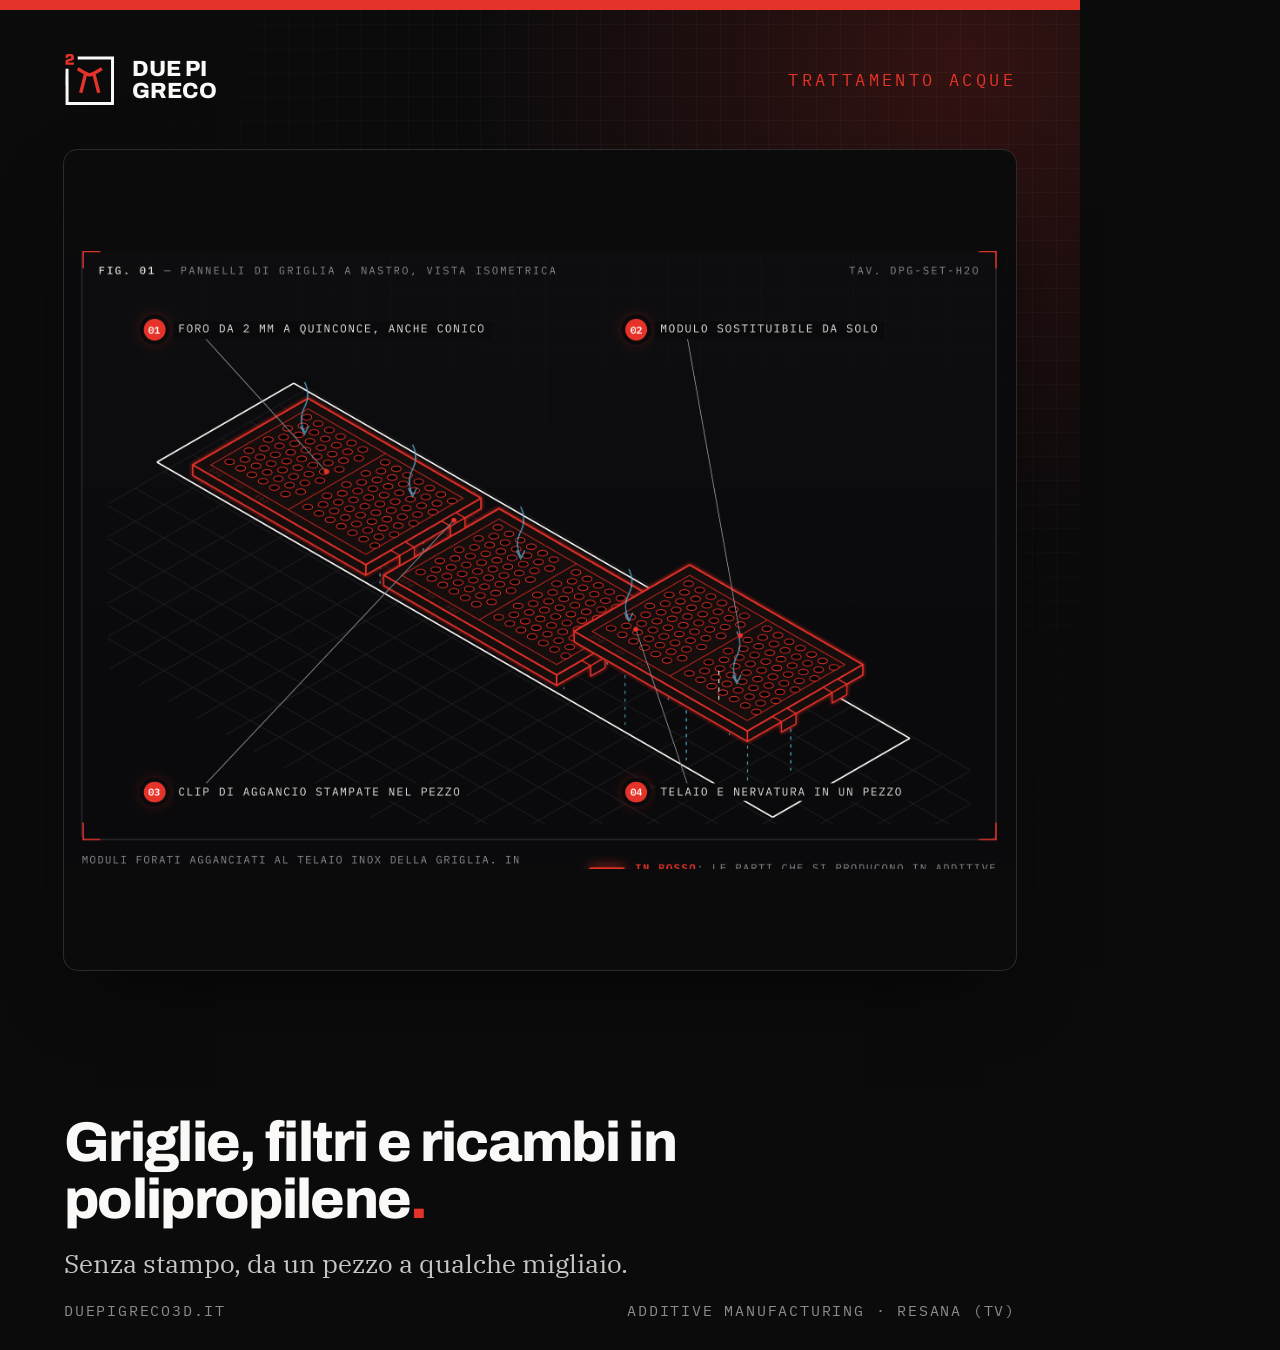
<file: schede/social/01_h2o_copertina.html>
<!doctype html><html><head><meta charset="utf-8"><style>@font-face{font-family:'Archivo';font-style:normal;font-weight:500 900;font-stretch:62% 125%;font-display:block;src:url(../assets/fonts/Archivo-normal-500_900-latin-ext.woff2) format('woff2');unicode-range:U+0100-02BA, U+02BD-02C5, U+02C7-02CC, U+02CE-02D7, U+02DD-02FF, U+0304, U+0308, U+0329, U+1D00-1DBF, U+1E00-1E9F, U+1EF2-1EFF, U+2020, U+20A0-20AB, U+20AD-20C0, U+2113, U+2C60-2C7F, U+A720-A7FF}
@font-face{font-family:'Archivo';font-style:normal;font-weight:500 900;font-stretch:62% 125%;font-display:block;src:url(../assets/fonts/Archivo-normal-500_900-latin.woff2) format('woff2');unicode-range:U+0000-00FF, U+0131, U+0152-0153, U+02BB-02BC, U+02C6, U+02DA, U+02DC, U+0304, U+0308, U+0329, U+2000-206F, U+20AC, U+2122, U+2191, U+2193, U+2212, U+2215, U+FEFF, U+FFFD}
@font-face{font-family:'IBM Plex Mono';font-style:normal;font-weight:400;font-display:block;src:url(../assets/fonts/IBMPlexMono-normal-400-latin-ext.woff2) format('woff2');unicode-range:U+0100-02BA, U+02BD-02C5, U+02C7-02CC, U+02CE-02D7, U+02DD-02FF, U+0304, U+0308, U+0329, U+1D00-1DBF, U+1E00-1E9F, U+1EF2-1EFF, U+2020, U+20A0-20AB, U+20AD-20C0, U+2113, U+2C60-2C7F, U+A720-A7FF}
@font-face{font-family:'IBM Plex Mono';font-style:normal;font-weight:400;font-display:block;src:url(../assets/fonts/IBMPlexMono-normal-400-latin.woff2) format('woff2');unicode-range:U+0000-00FF, U+0131, U+0152-0153, U+02BB-02BC, U+02C6, U+02DA, U+02DC, U+0304, U+0308, U+0329, U+2000-206F, U+20AC, U+2122, U+2191, U+2193, U+2212, U+2215, U+FEFF, U+FFFD}
@font-face{font-family:'IBM Plex Mono';font-style:normal;font-weight:500;font-display:block;src:url(../assets/fonts/IBMPlexMono-normal-500-latin-ext.woff2) format('woff2');unicode-range:U+0100-02BA, U+02BD-02C5, U+02C7-02CC, U+02CE-02D7, U+02DD-02FF, U+0304, U+0308, U+0329, U+1D00-1DBF, U+1E00-1E9F, U+1EF2-1EFF, U+2020, U+20A0-20AB, U+20AD-20C0, U+2113, U+2C60-2C7F, U+A720-A7FF}
@font-face{font-family:'IBM Plex Mono';font-style:normal;font-weight:500;font-display:block;src:url(../assets/fonts/IBMPlexMono-normal-500-latin.woff2) format('woff2');unicode-range:U+0000-00FF, U+0131, U+0152-0153, U+02BB-02BC, U+02C6, U+02DA, U+02DC, U+0304, U+0308, U+0329, U+2000-206F, U+20AC, U+2122, U+2191, U+2193, U+2212, U+2215, U+FEFF, U+FFFD}
@font-face{font-family:'IBM Plex Mono';font-style:normal;font-weight:600;font-display:block;src:url(../assets/fonts/IBMPlexMono-normal-600-latin-ext.woff2) format('woff2');unicode-range:U+0100-02BA, U+02BD-02C5, U+02C7-02CC, U+02CE-02D7, U+02DD-02FF, U+0304, U+0308, U+0329, U+1D00-1DBF, U+1E00-1E9F, U+1EF2-1EFF, U+2020, U+20A0-20AB, U+20AD-20C0, U+2113, U+2C60-2C7F, U+A720-A7FF}
@font-face{font-family:'IBM Plex Mono';font-style:normal;font-weight:600;font-display:block;src:url(../assets/fonts/IBMPlexMono-normal-600-latin.woff2) format('woff2');unicode-range:U+0000-00FF, U+0131, U+0152-0153, U+02BB-02BC, U+02C6, U+02DA, U+02DC, U+0304, U+0308, U+0329, U+2000-206F, U+20AC, U+2122, U+2191, U+2193, U+2212, U+2215, U+FEFF, U+FFFD}
@font-face{font-family:'IBM Plex Serif';font-style:italic;font-weight:400;font-display:block;src:url(../assets/fonts/IBMPlexSerif-italic-400-latin-ext.woff2) format('woff2');unicode-range:U+0100-02BA, U+02BD-02C5, U+02C7-02CC, U+02CE-02D7, U+02DD-02FF, U+0304, U+0308, U+0329, U+1D00-1DBF, U+1E00-1E9F, U+1EF2-1EFF, U+2020, U+20A0-20AB, U+20AD-20C0, U+2113, U+2C60-2C7F, U+A720-A7FF}
@font-face{font-family:'IBM Plex Serif';font-style:italic;font-weight:400;font-display:block;src:url(../assets/fonts/IBMPlexSerif-italic-400-latin.woff2) format('woff2');unicode-range:U+0000-00FF, U+0131, U+0152-0153, U+02BB-02BC, U+02C6, U+02DA, U+02DC, U+0304, U+0308, U+0329, U+2000-206F, U+20AC, U+2122, U+2191, U+2193, U+2212, U+2215, U+FEFF, U+FFFD}
@font-face{font-family:'IBM Plex Serif';font-style:normal;font-weight:400;font-display:block;src:url(../assets/fonts/IBMPlexSerif-normal-400-latin-ext.woff2) format('woff2');unicode-range:U+0100-02BA, U+02BD-02C5, U+02C7-02CC, U+02CE-02D7, U+02DD-02FF, U+0304, U+0308, U+0329, U+1D00-1DBF, U+1E00-1E9F, U+1EF2-1EFF, U+2020, U+20A0-20AB, U+20AD-20C0, U+2113, U+2C60-2C7F, U+A720-A7FF}
@font-face{font-family:'IBM Plex Serif';font-style:normal;font-weight:400;font-display:block;src:url(../assets/fonts/IBMPlexSerif-normal-400-latin.woff2) format('woff2');unicode-range:U+0000-00FF, U+0131, U+0152-0153, U+02BB-02BC, U+02C6, U+02DA, U+02DC, U+0304, U+0308, U+0329, U+2000-206F, U+20AC, U+2122, U+2191, U+2193, U+2212, U+2215, U+FEFF, U+FFFD}
@font-face{font-family:'IBM Plex Serif';font-style:normal;font-weight:500;font-display:block;src:url(../assets/fonts/IBMPlexSerif-normal-500-latin-ext.woff2) format('woff2');unicode-range:U+0100-02BA, U+02BD-02C5, U+02C7-02CC, U+02CE-02D7, U+02DD-02FF, U+0304, U+0308, U+0329, U+1D00-1DBF, U+1E00-1E9F, U+1EF2-1EFF, U+2020, U+20A0-20AB, U+20AD-20C0, U+2113, U+2C60-2C7F, U+A720-A7FF}
@font-face{font-family:'IBM Plex Serif';font-style:normal;font-weight:500;font-display:block;src:url(../assets/fonts/IBMPlexSerif-normal-500-latin.woff2) format('woff2');unicode-range:U+0000-00FF, U+0131, U+0152-0153, U+02BB-02BC, U+02C6, U+02DA, U+02DC, U+0304, U+0308, U+0329, U+2000-206F, U+20AC, U+2122, U+2191, U+2193, U+2212, U+2215, U+FEFF, U+FFFD}
@font-face{font-family:'IBM Plex Serif';font-style:normal;font-weight:600;font-display:block;src:url(../assets/fonts/IBMPlexSerif-normal-600-latin-ext.woff2) format('woff2');unicode-range:U+0100-02BA, U+02BD-02C5, U+02C7-02CC, U+02CE-02D7, U+02DD-02FF, U+0304, U+0308, U+0329, U+1D00-1DBF, U+1E00-1E9F, U+1EF2-1EFF, U+2020, U+20A0-20AB, U+20AD-20C0, U+2113, U+2C60-2C7F, U+A720-A7FF}
@font-face{font-family:'IBM Plex Serif';font-style:normal;font-weight:600;font-display:block;src:url(../assets/fonts/IBMPlexSerif-normal-600-latin.woff2) format('woff2');unicode-range:U+0000-00FF, U+0131, U+0152-0153, U+02BB-02BC, U+02C6, U+02DA, U+02DC, U+0304, U+0308, U+0329, U+2000-206F, U+20AC, U+2122, U+2191, U+2193, U+2212, U+2215, U+FEFF, U+FFFD}

*{margin:0;padding:0;box-sizing:border-box}
body{width:1080px;height:1350px;background:#0b0b0c;color:#faf9f7;font-family:'Archivo',sans-serif;position:relative;overflow:hidden}
body::before{content:"";position:absolute;inset:0;background-image:linear-gradient(rgba(255,255,255,.03) 1px,transparent 1px),linear-gradient(90deg,rgba(255,255,255,.03) 1px,transparent 1px);background-size:24px 24px;-webkit-mask-image:radial-gradient(120% 80% at 80% 10%,#000 20%,transparent 70%)}
body::after{content:"";position:absolute;inset:0;background:radial-gradient(500px 500px at 960px 60px,rgba(230,51,41,.18),transparent)}
.bar{position:absolute;top:0;left:0;right:0;height:10px;background:#e63329;z-index:2}
header{position:absolute;top:52px;left:64px;right:64px;display:flex;justify-content:space-between;align-items:center;z-index:2}
.logo{display:flex;align-items:center;gap:16px;color:#faf9f7}.logo svg{width:52px;height:56px}
.logo b{font-weight:800;font-size:22px;line-height:1}
.tag{font-family:'IBM Plex Mono',monospace;font-size:17px;letter-spacing:.2em;text-transform:uppercase;color:#e63329}
.shot{position:absolute;left:64px;right:64px;top:150px;height:820px;border-radius:14px;overflow:hidden;z-index:2;display:flex;align-items:center;justify-content:center;
  background:#0b0b0c;box-shadow:0 0 0 1px #2b2b2f,0 30px 80px -30px rgba(0,0,0,.8)}
.shot img{width:100%;height:100%;object-fit:contain}
.txt{position:absolute;left:64px;right:64px;bottom:70px;z-index:2}
.txt h1{font-weight:800;font-size:56px;line-height:1.02;letter-spacing:-.03em}
.txt h1 em{font-style:normal;color:#e63329}
.txt p{font-family:'IBM Plex Serif',serif;font-size:26px;color:#c9c7c3;margin-top:18px}
.foot{position:absolute;left:64px;right:64px;bottom:30px;display:flex;justify-content:space-between;font-family:'IBM Plex Mono',monospace;font-size:15px;color:#8c8c90;letter-spacing:.12em;z-index:2}
</style></head><body><div class="bar"></div>
<header><div class="logo"><svg xmlns="http://www.w3.org/2000/svg" viewBox="44.5 49.5 28 30"><path d="M51.88 51.91C51.87 51.93 51.87 52.29 51.87 52.71L51.88 53.46L60.85 53.48C65.79 53.49 69.82 53.50 69.83 53.50C69.83 53.50 69.83 58.64 69.83 64.92L69.82 76.34L58.40 76.34L46.97 76.34L46.96 67.41C46.96 60.87 46.95 58.46 46.92 58.43C46.88 58.38 45.51 58.36 45.40 58.40C45.35 58.42 45.35 59.31 45.35 68.18L45.35 77.93L45.43 77.96C45.56 78.01 71.32 78.00 71.39 77.95C71.44 77.92 71.44 77.09 71.43 64.90L71.43 51.89L61.66 51.88C53.79 51.87 51.89 51.88 51.88 51.91" fill="currentColor" fill-rule="evenodd"/><path d="M46.75 50.47C46.72 50.48 46.60 50.50 46.50 50.52C45.98 50.62 45.55 50.98 45.39 51.45C45.32 51.68 45.29 52.50 45.36 52.56C45.39 52.59 45.57 52.59 46.06 52.59L46.72 52.58L46.75 52.30C46.80 51.94 46.84 51.84 46.97 51.74C47.06 51.67 47.08 51.67 47.59 51.67L48.12 51.67L48.24 51.79L48.36 51.90L48.36 52.29C48.36 52.90 48.38 52.88 47.05 53.21C46.03 53.46 45.87 53.52 45.63 53.78C45.35 54.08 45.34 54.16 45.34 55.30L45.34 56.29L47.59 56.29L49.84 56.29L49.84 55.69L49.84 55.10L48.29 55.08L46.75 55.07L46.74 54.96C46.73 54.81 46.85 54.58 46.97 54.51C47.03 54.48 47.19 54.42 47.34 54.39C47.68 54.30 48.13 54.19 48.53 54.08C49.58 53.80 49.88 53.37 49.84 52.21C49.82 51.50 49.72 51.20 49.42 50.90C49.06 50.55 48.76 50.48 47.65 50.47C47.19 50.46 46.79 50.46 46.75 50.47M52.21 57.87C52.14 57.99 51.98 58.23 51.87 58.40C51.76 58.57 51.61 58.80 51.54 58.90C51.48 59.01 51.42 59.11 51.42 59.14C51.42 59.18 51.51 59.25 51.65 59.34C52.46 59.85 52.63 59.95 52.68 59.98C52.71 59.99 52.79 60.05 52.87 60.09C52.94 60.14 53.05 60.21 53.12 60.25C53.18 60.28 53.28 60.34 53.33 60.37C53.38 60.40 53.46 60.45 53.50 60.47C53.55 60.49 53.77 60.62 53.99 60.75C54.39 60.98 54.82 61.22 54.98 61.30C55.03 61.33 55.09 61.37 55.11 61.39C55.15 61.44 55.15 61.45 55.04 61.83C55.01 61.97 54.96 62.13 54.95 62.19C54.94 62.25 54.87 62.50 54.81 62.74C54.74 62.99 54.68 63.24 54.67 63.30C54.66 63.36 54.64 63.43 54.62 63.45C54.61 63.47 54.59 63.54 54.58 63.62C54.56 63.69 54.49 63.95 54.43 64.19C54.36 64.43 54.30 64.68 54.29 64.74C54.28 64.80 54.21 65.05 54.15 65.29C54.08 65.54 54.02 65.78 54.01 65.84C53.99 65.90 53.95 66.07 53.91 66.21C53.87 66.35 53.83 66.51 53.82 66.57C53.80 66.63 53.76 66.79 53.72 66.93C53.68 67.07 53.64 67.23 53.63 67.29C53.62 67.35 53.55 67.60 53.49 67.84C53.42 68.09 53.36 68.33 53.34 68.39C53.32 68.51 53.17 69.07 53.06 69.48C53.02 69.62 52.98 69.78 52.97 69.84C52.95 69.90 52.91 70.07 52.87 70.20C52.83 70.34 52.79 70.51 52.78 70.57C52.77 70.63 52.73 70.76 52.70 70.86C52.63 71.14 52.64 71.19 52.74 71.21C52.79 71.23 52.96 71.27 53.12 71.31C53.29 71.36 53.47 71.40 53.53 71.42C53.59 71.43 53.76 71.47 53.90 71.51C54.03 71.55 54.20 71.59 54.27 71.59C54.41 71.59 54.41 71.59 54.52 71.15C54.55 71.04 54.58 70.90 54.61 70.82C54.63 70.74 54.65 70.63 54.67 70.57C54.68 70.51 54.72 70.34 54.76 70.20C54.80 70.07 54.84 69.90 54.86 69.84C54.87 69.78 54.92 69.57 54.98 69.37C55.25 68.33 55.31 68.12 55.33 68.01C55.34 67.95 55.36 67.88 55.37 67.87C55.38 67.85 55.40 67.77 55.42 67.70C55.43 67.62 55.50 67.36 55.56 67.12C55.63 66.88 55.69 66.63 55.71 66.57C55.72 66.51 55.77 66.29 55.82 66.10C56.09 65.09 56.16 64.84 56.18 64.74C56.19 64.68 56.23 64.52 56.27 64.38C56.31 64.24 56.35 64.08 56.37 64.02C56.38 63.96 56.44 63.71 56.51 63.47C56.57 63.23 56.64 62.98 56.65 62.92C56.82 62.19 56.83 62.18 57.05 62.28C57.45 62.45 58.10 62.61 58.38 62.61C58.63 62.61 59.03 62.52 59.54 62.33C59.90 62.20 59.92 62.20 59.94 62.31C59.95 62.36 59.97 62.44 59.99 62.49C60.00 62.54 60.06 62.76 60.11 62.97C60.23 63.42 60.37 63.94 60.50 64.43C60.55 64.63 60.60 64.84 60.61 64.90C60.63 64.96 60.69 65.21 60.76 65.45C60.91 66.06 61.04 66.52 61.20 67.15C61.27 67.44 61.38 67.86 61.43 68.06C61.49 68.27 61.55 68.49 61.56 68.55C61.57 68.61 61.62 68.77 61.65 68.91C61.69 69.05 61.74 69.22 61.75 69.28C61.76 69.34 61.80 69.50 61.84 69.64C61.88 69.78 61.92 69.94 61.94 70.00C61.95 70.06 62.01 70.30 62.07 70.53C62.22 71.10 62.30 71.41 62.33 71.52C62.35 71.61 62.36 71.61 62.50 71.59C62.58 71.59 62.72 71.55 62.82 71.53C62.98 71.48 63.74 71.28 63.87 71.25C63.91 71.24 63.97 71.22 64.02 71.21C64.12 71.19 64.13 71.14 64.06 70.88C63.99 70.63 63.93 70.42 63.87 70.19C63.84 70.07 63.80 69.91 63.78 69.83C63.76 69.74 63.72 69.58 63.69 69.48C63.53 68.85 63.49 68.69 63.40 68.36C63.37 68.25 63.33 68.09 63.31 68.00C63.28 67.91 63.25 67.78 63.22 67.70C63.20 67.62 63.18 67.51 63.16 67.45C63.14 67.34 63.00 66.81 62.87 66.35C62.84 66.22 62.80 66.06 62.79 66.00C62.77 65.94 62.71 65.69 62.64 65.45C62.58 65.21 62.52 64.96 62.50 64.90C62.49 64.84 62.45 64.68 62.41 64.54C62.37 64.40 62.33 64.24 62.31 64.18C62.29 64.08 62.22 63.79 61.96 62.82C61.91 62.63 61.85 62.41 61.84 62.35C61.80 62.15 61.74 61.93 61.70 61.80C61.62 61.57 61.61 61.42 61.67 61.36C61.70 61.33 61.73 61.31 61.75 61.31C61.76 61.31 61.89 61.25 62.02 61.17C62.15 61.09 62.26 61.03 62.27 61.03C62.28 61.03 62.40 60.97 62.53 60.89C62.65 60.81 62.76 60.75 62.77 60.75C62.80 60.75 64.61 59.65 65.03 59.38C65.20 59.28 65.34 59.17 65.34 59.14C65.34 59.12 65.27 59.01 65.20 58.89C65.12 58.78 65.00 58.58 64.92 58.46C64.51 57.83 64.42 57.69 64.38 57.67C64.35 57.67 64.19 57.75 64.01 57.86C63.54 58.16 62.05 59.05 61.83 59.18C61.72 59.23 61.60 59.30 61.54 59.33C61.49 59.36 61.39 59.42 61.31 59.47C61.23 59.51 61.07 59.59 60.96 59.66C60.38 59.98 59.30 60.49 58.88 60.64C58.39 60.83 58.23 60.81 57.44 60.47C57.19 60.37 55.99 59.77 55.74 59.62C55.68 59.59 55.51 59.50 55.37 59.42C55.08 59.26 54.39 58.87 54.02 58.65C53.66 58.44 52.90 57.96 52.69 57.83C52.55 57.74 52.41 57.66 52.39 57.66C52.37 57.66 52.28 57.76 52.21 57.87" fill="#e63329" fill-rule="evenodd"/></svg><b>DUE PI<br>GRECO</b></div><div class="tag">Trattamento acque</div></header>
<div class="shot"><img src="src/h2o_cover.png"></div>
<div class="txt"><h1>Griglie, filtri e ricambi in polipropilene<em>.</em></h1><p>Senza stampo, da un pezzo a qualche migliaio.</p></div>
<div class="foot"><span>DUEPIGRECO3D.IT</span><span>ADDITIVE MANUFACTURING · RESANA (TV)</span></div>
</body></html>
</file>
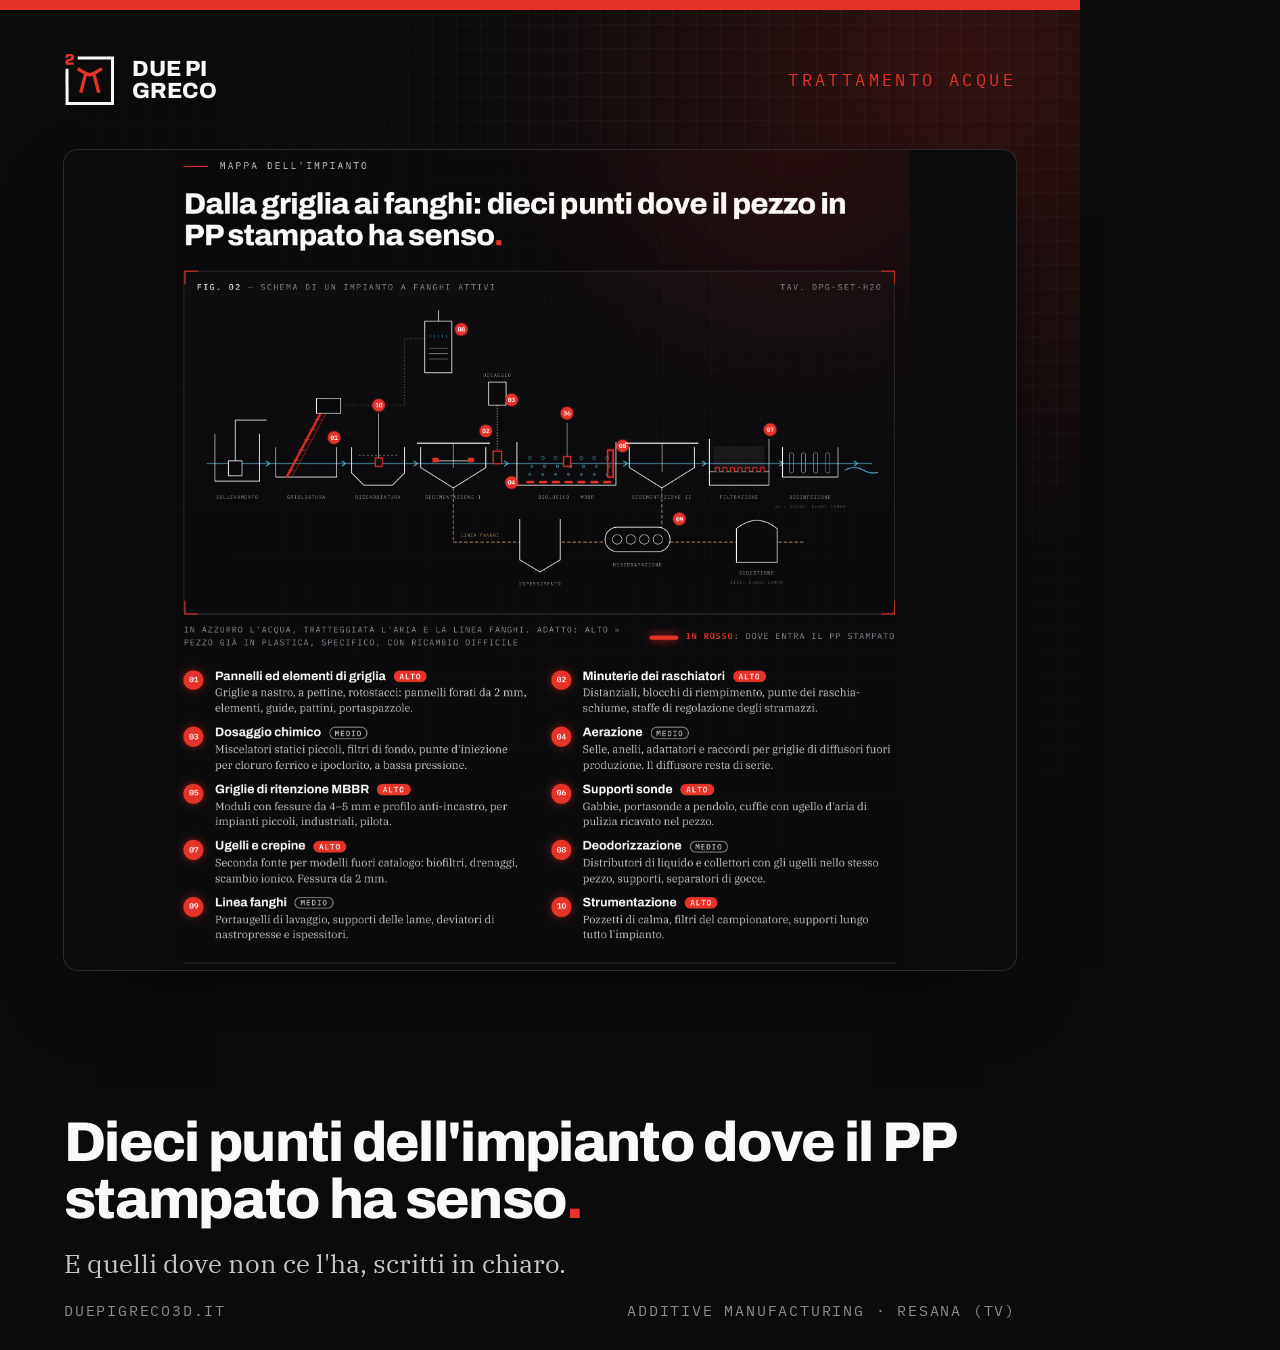
<file: schede/social/02_h2o_mappa.html>
<!doctype html><html><head><meta charset="utf-8"><style>@font-face{font-family:'Archivo';font-style:normal;font-weight:500 900;font-stretch:62% 125%;font-display:block;src:url(../assets/fonts/Archivo-normal-500_900-latin-ext.woff2) format('woff2');unicode-range:U+0100-02BA, U+02BD-02C5, U+02C7-02CC, U+02CE-02D7, U+02DD-02FF, U+0304, U+0308, U+0329, U+1D00-1DBF, U+1E00-1E9F, U+1EF2-1EFF, U+2020, U+20A0-20AB, U+20AD-20C0, U+2113, U+2C60-2C7F, U+A720-A7FF}
@font-face{font-family:'Archivo';font-style:normal;font-weight:500 900;font-stretch:62% 125%;font-display:block;src:url(../assets/fonts/Archivo-normal-500_900-latin.woff2) format('woff2');unicode-range:U+0000-00FF, U+0131, U+0152-0153, U+02BB-02BC, U+02C6, U+02DA, U+02DC, U+0304, U+0308, U+0329, U+2000-206F, U+20AC, U+2122, U+2191, U+2193, U+2212, U+2215, U+FEFF, U+FFFD}
@font-face{font-family:'IBM Plex Mono';font-style:normal;font-weight:400;font-display:block;src:url(../assets/fonts/IBMPlexMono-normal-400-latin-ext.woff2) format('woff2');unicode-range:U+0100-02BA, U+02BD-02C5, U+02C7-02CC, U+02CE-02D7, U+02DD-02FF, U+0304, U+0308, U+0329, U+1D00-1DBF, U+1E00-1E9F, U+1EF2-1EFF, U+2020, U+20A0-20AB, U+20AD-20C0, U+2113, U+2C60-2C7F, U+A720-A7FF}
@font-face{font-family:'IBM Plex Mono';font-style:normal;font-weight:400;font-display:block;src:url(../assets/fonts/IBMPlexMono-normal-400-latin.woff2) format('woff2');unicode-range:U+0000-00FF, U+0131, U+0152-0153, U+02BB-02BC, U+02C6, U+02DA, U+02DC, U+0304, U+0308, U+0329, U+2000-206F, U+20AC, U+2122, U+2191, U+2193, U+2212, U+2215, U+FEFF, U+FFFD}
@font-face{font-family:'IBM Plex Mono';font-style:normal;font-weight:500;font-display:block;src:url(../assets/fonts/IBMPlexMono-normal-500-latin-ext.woff2) format('woff2');unicode-range:U+0100-02BA, U+02BD-02C5, U+02C7-02CC, U+02CE-02D7, U+02DD-02FF, U+0304, U+0308, U+0329, U+1D00-1DBF, U+1E00-1E9F, U+1EF2-1EFF, U+2020, U+20A0-20AB, U+20AD-20C0, U+2113, U+2C60-2C7F, U+A720-A7FF}
@font-face{font-family:'IBM Plex Mono';font-style:normal;font-weight:500;font-display:block;src:url(../assets/fonts/IBMPlexMono-normal-500-latin.woff2) format('woff2');unicode-range:U+0000-00FF, U+0131, U+0152-0153, U+02BB-02BC, U+02C6, U+02DA, U+02DC, U+0304, U+0308, U+0329, U+2000-206F, U+20AC, U+2122, U+2191, U+2193, U+2212, U+2215, U+FEFF, U+FFFD}
@font-face{font-family:'IBM Plex Mono';font-style:normal;font-weight:600;font-display:block;src:url(../assets/fonts/IBMPlexMono-normal-600-latin-ext.woff2) format('woff2');unicode-range:U+0100-02BA, U+02BD-02C5, U+02C7-02CC, U+02CE-02D7, U+02DD-02FF, U+0304, U+0308, U+0329, U+1D00-1DBF, U+1E00-1E9F, U+1EF2-1EFF, U+2020, U+20A0-20AB, U+20AD-20C0, U+2113, U+2C60-2C7F, U+A720-A7FF}
@font-face{font-family:'IBM Plex Mono';font-style:normal;font-weight:600;font-display:block;src:url(../assets/fonts/IBMPlexMono-normal-600-latin.woff2) format('woff2');unicode-range:U+0000-00FF, U+0131, U+0152-0153, U+02BB-02BC, U+02C6, U+02DA, U+02DC, U+0304, U+0308, U+0329, U+2000-206F, U+20AC, U+2122, U+2191, U+2193, U+2212, U+2215, U+FEFF, U+FFFD}
@font-face{font-family:'IBM Plex Serif';font-style:italic;font-weight:400;font-display:block;src:url(../assets/fonts/IBMPlexSerif-italic-400-latin-ext.woff2) format('woff2');unicode-range:U+0100-02BA, U+02BD-02C5, U+02C7-02CC, U+02CE-02D7, U+02DD-02FF, U+0304, U+0308, U+0329, U+1D00-1DBF, U+1E00-1E9F, U+1EF2-1EFF, U+2020, U+20A0-20AB, U+20AD-20C0, U+2113, U+2C60-2C7F, U+A720-A7FF}
@font-face{font-family:'IBM Plex Serif';font-style:italic;font-weight:400;font-display:block;src:url(../assets/fonts/IBMPlexSerif-italic-400-latin.woff2) format('woff2');unicode-range:U+0000-00FF, U+0131, U+0152-0153, U+02BB-02BC, U+02C6, U+02DA, U+02DC, U+0304, U+0308, U+0329, U+2000-206F, U+20AC, U+2122, U+2191, U+2193, U+2212, U+2215, U+FEFF, U+FFFD}
@font-face{font-family:'IBM Plex Serif';font-style:normal;font-weight:400;font-display:block;src:url(../assets/fonts/IBMPlexSerif-normal-400-latin-ext.woff2) format('woff2');unicode-range:U+0100-02BA, U+02BD-02C5, U+02C7-02CC, U+02CE-02D7, U+02DD-02FF, U+0304, U+0308, U+0329, U+1D00-1DBF, U+1E00-1E9F, U+1EF2-1EFF, U+2020, U+20A0-20AB, U+20AD-20C0, U+2113, U+2C60-2C7F, U+A720-A7FF}
@font-face{font-family:'IBM Plex Serif';font-style:normal;font-weight:400;font-display:block;src:url(../assets/fonts/IBMPlexSerif-normal-400-latin.woff2) format('woff2');unicode-range:U+0000-00FF, U+0131, U+0152-0153, U+02BB-02BC, U+02C6, U+02DA, U+02DC, U+0304, U+0308, U+0329, U+2000-206F, U+20AC, U+2122, U+2191, U+2193, U+2212, U+2215, U+FEFF, U+FFFD}
@font-face{font-family:'IBM Plex Serif';font-style:normal;font-weight:500;font-display:block;src:url(../assets/fonts/IBMPlexSerif-normal-500-latin-ext.woff2) format('woff2');unicode-range:U+0100-02BA, U+02BD-02C5, U+02C7-02CC, U+02CE-02D7, U+02DD-02FF, U+0304, U+0308, U+0329, U+1D00-1DBF, U+1E00-1E9F, U+1EF2-1EFF, U+2020, U+20A0-20AB, U+20AD-20C0, U+2113, U+2C60-2C7F, U+A720-A7FF}
@font-face{font-family:'IBM Plex Serif';font-style:normal;font-weight:500;font-display:block;src:url(../assets/fonts/IBMPlexSerif-normal-500-latin.woff2) format('woff2');unicode-range:U+0000-00FF, U+0131, U+0152-0153, U+02BB-02BC, U+02C6, U+02DA, U+02DC, U+0304, U+0308, U+0329, U+2000-206F, U+20AC, U+2122, U+2191, U+2193, U+2212, U+2215, U+FEFF, U+FFFD}
@font-face{font-family:'IBM Plex Serif';font-style:normal;font-weight:600;font-display:block;src:url(../assets/fonts/IBMPlexSerif-normal-600-latin-ext.woff2) format('woff2');unicode-range:U+0100-02BA, U+02BD-02C5, U+02C7-02CC, U+02CE-02D7, U+02DD-02FF, U+0304, U+0308, U+0329, U+1D00-1DBF, U+1E00-1E9F, U+1EF2-1EFF, U+2020, U+20A0-20AB, U+20AD-20C0, U+2113, U+2C60-2C7F, U+A720-A7FF}
@font-face{font-family:'IBM Plex Serif';font-style:normal;font-weight:600;font-display:block;src:url(../assets/fonts/IBMPlexSerif-normal-600-latin.woff2) format('woff2');unicode-range:U+0000-00FF, U+0131, U+0152-0153, U+02BB-02BC, U+02C6, U+02DA, U+02DC, U+0304, U+0308, U+0329, U+2000-206F, U+20AC, U+2122, U+2191, U+2193, U+2212, U+2215, U+FEFF, U+FFFD}

*{margin:0;padding:0;box-sizing:border-box}
body{width:1080px;height:1350px;background:#0b0b0c;color:#faf9f7;font-family:'Archivo',sans-serif;position:relative;overflow:hidden}
body::before{content:"";position:absolute;inset:0;background-image:linear-gradient(rgba(255,255,255,.03) 1px,transparent 1px),linear-gradient(90deg,rgba(255,255,255,.03) 1px,transparent 1px);background-size:24px 24px;-webkit-mask-image:radial-gradient(120% 80% at 80% 10%,#000 20%,transparent 70%)}
body::after{content:"";position:absolute;inset:0;background:radial-gradient(500px 500px at 960px 60px,rgba(230,51,41,.18),transparent)}
.bar{position:absolute;top:0;left:0;right:0;height:10px;background:#e63329;z-index:2}
header{position:absolute;top:52px;left:64px;right:64px;display:flex;justify-content:space-between;align-items:center;z-index:2}
.logo{display:flex;align-items:center;gap:16px;color:#faf9f7}.logo svg{width:52px;height:56px}
.logo b{font-weight:800;font-size:22px;line-height:1}
.tag{font-family:'IBM Plex Mono',monospace;font-size:17px;letter-spacing:.2em;text-transform:uppercase;color:#e63329}
.shot{position:absolute;left:64px;right:64px;top:150px;height:820px;border-radius:14px;overflow:hidden;z-index:2;display:flex;align-items:center;justify-content:center;
  background:#0b0b0c;box-shadow:0 0 0 1px #2b2b2f,0 30px 80px -30px rgba(0,0,0,.8)}
.shot img{width:100%;height:100%;object-fit:contain}
.txt{position:absolute;left:64px;right:64px;bottom:70px;z-index:2}
.txt h1{font-weight:800;font-size:56px;line-height:1.02;letter-spacing:-.03em}
.txt h1 em{font-style:normal;color:#e63329}
.txt p{font-family:'IBM Plex Serif',serif;font-size:26px;color:#c9c7c3;margin-top:18px}
.foot{position:absolute;left:64px;right:64px;bottom:30px;display:flex;justify-content:space-between;font-family:'IBM Plex Mono',monospace;font-size:15px;color:#8c8c90;letter-spacing:.12em;z-index:2}
</style></head><body><div class="bar"></div>
<header><div class="logo"><svg xmlns="http://www.w3.org/2000/svg" viewBox="44.5 49.5 28 30"><path d="M51.88 51.91C51.87 51.93 51.87 52.29 51.87 52.71L51.88 53.46L60.85 53.48C65.79 53.49 69.82 53.50 69.83 53.50C69.83 53.50 69.83 58.64 69.83 64.92L69.82 76.34L58.40 76.34L46.97 76.34L46.96 67.41C46.96 60.87 46.95 58.46 46.92 58.43C46.88 58.38 45.51 58.36 45.40 58.40C45.35 58.42 45.35 59.31 45.35 68.18L45.35 77.93L45.43 77.96C45.56 78.01 71.32 78.00 71.39 77.95C71.44 77.92 71.44 77.09 71.43 64.90L71.43 51.89L61.66 51.88C53.79 51.87 51.89 51.88 51.88 51.91" fill="currentColor" fill-rule="evenodd"/><path d="M46.75 50.47C46.72 50.48 46.60 50.50 46.50 50.52C45.98 50.62 45.55 50.98 45.39 51.45C45.32 51.68 45.29 52.50 45.36 52.56C45.39 52.59 45.57 52.59 46.06 52.59L46.72 52.58L46.75 52.30C46.80 51.94 46.84 51.84 46.97 51.74C47.06 51.67 47.08 51.67 47.59 51.67L48.12 51.67L48.24 51.79L48.36 51.90L48.36 52.29C48.36 52.90 48.38 52.88 47.05 53.21C46.03 53.46 45.87 53.52 45.63 53.78C45.35 54.08 45.34 54.16 45.34 55.30L45.34 56.29L47.59 56.29L49.84 56.29L49.84 55.69L49.84 55.10L48.29 55.08L46.75 55.07L46.74 54.96C46.73 54.81 46.85 54.58 46.97 54.51C47.03 54.48 47.19 54.42 47.34 54.39C47.68 54.30 48.13 54.19 48.53 54.08C49.58 53.80 49.88 53.37 49.84 52.21C49.82 51.50 49.72 51.20 49.42 50.90C49.06 50.55 48.76 50.48 47.65 50.47C47.19 50.46 46.79 50.46 46.75 50.47M52.21 57.87C52.14 57.99 51.98 58.23 51.87 58.40C51.76 58.57 51.61 58.80 51.54 58.90C51.48 59.01 51.42 59.11 51.42 59.14C51.42 59.18 51.51 59.25 51.65 59.34C52.46 59.85 52.63 59.95 52.68 59.98C52.71 59.99 52.79 60.05 52.87 60.09C52.94 60.14 53.05 60.21 53.12 60.25C53.18 60.28 53.28 60.34 53.33 60.37C53.38 60.40 53.46 60.45 53.50 60.47C53.55 60.49 53.77 60.62 53.99 60.75C54.39 60.98 54.82 61.22 54.98 61.30C55.03 61.33 55.09 61.37 55.11 61.39C55.15 61.44 55.15 61.45 55.04 61.83C55.01 61.97 54.96 62.13 54.95 62.19C54.94 62.25 54.87 62.50 54.81 62.74C54.74 62.99 54.68 63.24 54.67 63.30C54.66 63.36 54.64 63.43 54.62 63.45C54.61 63.47 54.59 63.54 54.58 63.62C54.56 63.69 54.49 63.95 54.43 64.19C54.36 64.43 54.30 64.68 54.29 64.74C54.28 64.80 54.21 65.05 54.15 65.29C54.08 65.54 54.02 65.78 54.01 65.84C53.99 65.90 53.95 66.07 53.91 66.21C53.87 66.35 53.83 66.51 53.82 66.57C53.80 66.63 53.76 66.79 53.72 66.93C53.68 67.07 53.64 67.23 53.63 67.29C53.62 67.35 53.55 67.60 53.49 67.84C53.42 68.09 53.36 68.33 53.34 68.39C53.32 68.51 53.17 69.07 53.06 69.48C53.02 69.62 52.98 69.78 52.97 69.84C52.95 69.90 52.91 70.07 52.87 70.20C52.83 70.34 52.79 70.51 52.78 70.57C52.77 70.63 52.73 70.76 52.70 70.86C52.63 71.14 52.64 71.19 52.74 71.21C52.79 71.23 52.96 71.27 53.12 71.31C53.29 71.36 53.47 71.40 53.53 71.42C53.59 71.43 53.76 71.47 53.90 71.51C54.03 71.55 54.20 71.59 54.27 71.59C54.41 71.59 54.41 71.59 54.52 71.15C54.55 71.04 54.58 70.90 54.61 70.82C54.63 70.74 54.65 70.63 54.67 70.57C54.68 70.51 54.72 70.34 54.76 70.20C54.80 70.07 54.84 69.90 54.86 69.84C54.87 69.78 54.92 69.57 54.98 69.37C55.25 68.33 55.31 68.12 55.33 68.01C55.34 67.95 55.36 67.88 55.37 67.87C55.38 67.85 55.40 67.77 55.42 67.70C55.43 67.62 55.50 67.36 55.56 67.12C55.63 66.88 55.69 66.63 55.71 66.57C55.72 66.51 55.77 66.29 55.82 66.10C56.09 65.09 56.16 64.84 56.18 64.74C56.19 64.68 56.23 64.52 56.27 64.38C56.31 64.24 56.35 64.08 56.37 64.02C56.38 63.96 56.44 63.71 56.51 63.47C56.57 63.23 56.64 62.98 56.65 62.92C56.82 62.19 56.83 62.18 57.05 62.28C57.45 62.45 58.10 62.61 58.38 62.61C58.63 62.61 59.03 62.52 59.54 62.33C59.90 62.20 59.92 62.20 59.94 62.31C59.95 62.36 59.97 62.44 59.99 62.49C60.00 62.54 60.06 62.76 60.11 62.97C60.23 63.42 60.37 63.94 60.50 64.43C60.55 64.63 60.60 64.84 60.61 64.90C60.63 64.96 60.69 65.21 60.76 65.45C60.91 66.06 61.04 66.52 61.20 67.15C61.27 67.44 61.38 67.86 61.43 68.06C61.49 68.27 61.55 68.49 61.56 68.55C61.57 68.61 61.62 68.77 61.65 68.91C61.69 69.05 61.74 69.22 61.75 69.28C61.76 69.34 61.80 69.50 61.84 69.64C61.88 69.78 61.92 69.94 61.94 70.00C61.95 70.06 62.01 70.30 62.07 70.53C62.22 71.10 62.30 71.41 62.33 71.52C62.35 71.61 62.36 71.61 62.50 71.59C62.58 71.59 62.72 71.55 62.82 71.53C62.98 71.48 63.74 71.28 63.87 71.25C63.91 71.24 63.97 71.22 64.02 71.21C64.12 71.19 64.13 71.14 64.06 70.88C63.99 70.63 63.93 70.42 63.87 70.19C63.84 70.07 63.80 69.91 63.78 69.83C63.76 69.74 63.72 69.58 63.69 69.48C63.53 68.85 63.49 68.69 63.40 68.36C63.37 68.25 63.33 68.09 63.31 68.00C63.28 67.91 63.25 67.78 63.22 67.70C63.20 67.62 63.18 67.51 63.16 67.45C63.14 67.34 63.00 66.81 62.87 66.35C62.84 66.22 62.80 66.06 62.79 66.00C62.77 65.94 62.71 65.69 62.64 65.45C62.58 65.21 62.52 64.96 62.50 64.90C62.49 64.84 62.45 64.68 62.41 64.54C62.37 64.40 62.33 64.24 62.31 64.18C62.29 64.08 62.22 63.79 61.96 62.82C61.91 62.63 61.85 62.41 61.84 62.35C61.80 62.15 61.74 61.93 61.70 61.80C61.62 61.57 61.61 61.42 61.67 61.36C61.70 61.33 61.73 61.31 61.75 61.31C61.76 61.31 61.89 61.25 62.02 61.17C62.15 61.09 62.26 61.03 62.27 61.03C62.28 61.03 62.40 60.97 62.53 60.89C62.65 60.81 62.76 60.75 62.77 60.75C62.80 60.75 64.61 59.65 65.03 59.38C65.20 59.28 65.34 59.17 65.34 59.14C65.34 59.12 65.27 59.01 65.20 58.89C65.12 58.78 65.00 58.58 64.92 58.46C64.51 57.83 64.42 57.69 64.38 57.67C64.35 57.67 64.19 57.75 64.01 57.86C63.54 58.16 62.05 59.05 61.83 59.18C61.72 59.23 61.60 59.30 61.54 59.33C61.49 59.36 61.39 59.42 61.31 59.47C61.23 59.51 61.07 59.59 60.96 59.66C60.38 59.98 59.30 60.49 58.88 60.64C58.39 60.83 58.23 60.81 57.44 60.47C57.19 60.37 55.99 59.77 55.74 59.62C55.68 59.59 55.51 59.50 55.37 59.42C55.08 59.26 54.39 58.87 54.02 58.65C53.66 58.44 52.90 57.96 52.69 57.83C52.55 57.74 52.41 57.66 52.39 57.66C52.37 57.66 52.28 57.76 52.21 57.87" fill="#e63329" fill-rule="evenodd"/></svg><b>DUE PI<br>GRECO</b></div><div class="tag">Trattamento acque</div></header>
<div class="shot"><img src="src/h2o_mappa.png"></div>
<div class="txt"><h1>Dieci punti dell'impianto dove il PP stampato ha senso<em>.</em></h1><p>E quelli dove non ce l'ha, scritti in chiaro.</p></div>
<div class="foot"><span>DUEPIGRECO3D.IT</span><span>ADDITIVE MANUFACTURING · RESANA (TV)</span></div>
</body></html>
</file>
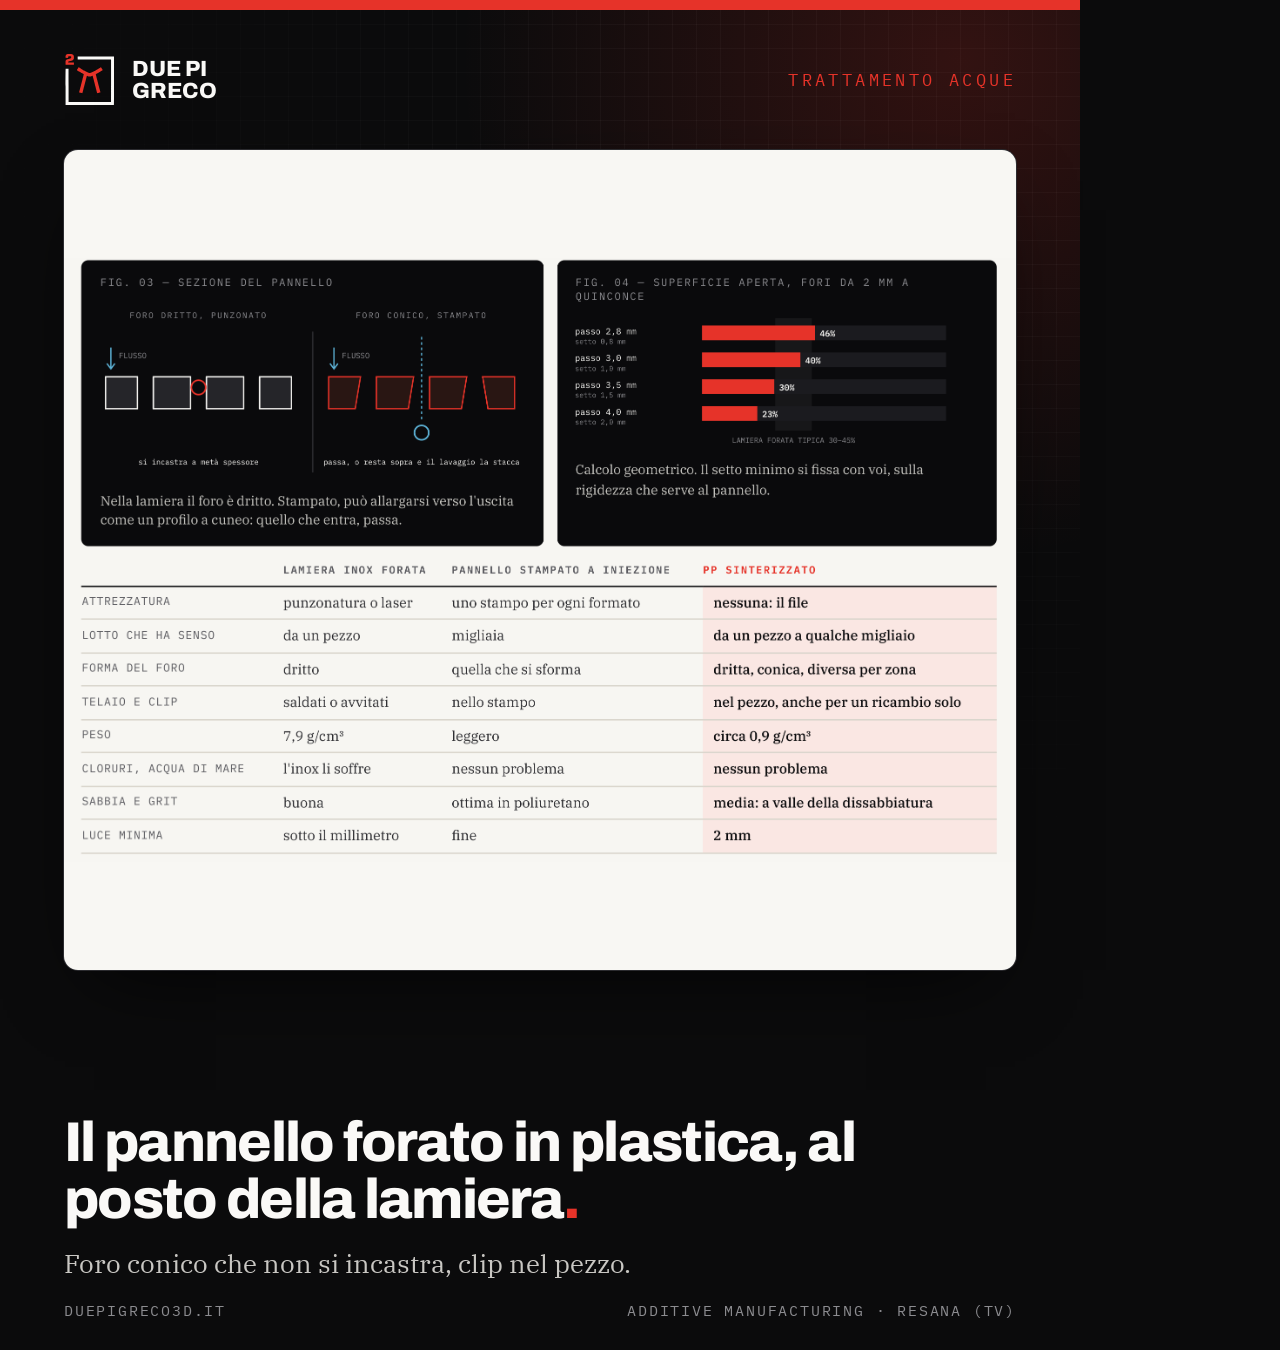
<file: schede/social/03_h2o_pannello.html>
<!doctype html><html><head><meta charset="utf-8"><style>@font-face{font-family:'Archivo';font-style:normal;font-weight:500 900;font-stretch:62% 125%;font-display:block;src:url(../assets/fonts/Archivo-normal-500_900-latin-ext.woff2) format('woff2');unicode-range:U+0100-02BA, U+02BD-02C5, U+02C7-02CC, U+02CE-02D7, U+02DD-02FF, U+0304, U+0308, U+0329, U+1D00-1DBF, U+1E00-1E9F, U+1EF2-1EFF, U+2020, U+20A0-20AB, U+20AD-20C0, U+2113, U+2C60-2C7F, U+A720-A7FF}
@font-face{font-family:'Archivo';font-style:normal;font-weight:500 900;font-stretch:62% 125%;font-display:block;src:url(../assets/fonts/Archivo-normal-500_900-latin.woff2) format('woff2');unicode-range:U+0000-00FF, U+0131, U+0152-0153, U+02BB-02BC, U+02C6, U+02DA, U+02DC, U+0304, U+0308, U+0329, U+2000-206F, U+20AC, U+2122, U+2191, U+2193, U+2212, U+2215, U+FEFF, U+FFFD}
@font-face{font-family:'IBM Plex Mono';font-style:normal;font-weight:400;font-display:block;src:url(../assets/fonts/IBMPlexMono-normal-400-latin-ext.woff2) format('woff2');unicode-range:U+0100-02BA, U+02BD-02C5, U+02C7-02CC, U+02CE-02D7, U+02DD-02FF, U+0304, U+0308, U+0329, U+1D00-1DBF, U+1E00-1E9F, U+1EF2-1EFF, U+2020, U+20A0-20AB, U+20AD-20C0, U+2113, U+2C60-2C7F, U+A720-A7FF}
@font-face{font-family:'IBM Plex Mono';font-style:normal;font-weight:400;font-display:block;src:url(../assets/fonts/IBMPlexMono-normal-400-latin.woff2) format('woff2');unicode-range:U+0000-00FF, U+0131, U+0152-0153, U+02BB-02BC, U+02C6, U+02DA, U+02DC, U+0304, U+0308, U+0329, U+2000-206F, U+20AC, U+2122, U+2191, U+2193, U+2212, U+2215, U+FEFF, U+FFFD}
@font-face{font-family:'IBM Plex Mono';font-style:normal;font-weight:500;font-display:block;src:url(../assets/fonts/IBMPlexMono-normal-500-latin-ext.woff2) format('woff2');unicode-range:U+0100-02BA, U+02BD-02C5, U+02C7-02CC, U+02CE-02D7, U+02DD-02FF, U+0304, U+0308, U+0329, U+1D00-1DBF, U+1E00-1E9F, U+1EF2-1EFF, U+2020, U+20A0-20AB, U+20AD-20C0, U+2113, U+2C60-2C7F, U+A720-A7FF}
@font-face{font-family:'IBM Plex Mono';font-style:normal;font-weight:500;font-display:block;src:url(../assets/fonts/IBMPlexMono-normal-500-latin.woff2) format('woff2');unicode-range:U+0000-00FF, U+0131, U+0152-0153, U+02BB-02BC, U+02C6, U+02DA, U+02DC, U+0304, U+0308, U+0329, U+2000-206F, U+20AC, U+2122, U+2191, U+2193, U+2212, U+2215, U+FEFF, U+FFFD}
@font-face{font-family:'IBM Plex Mono';font-style:normal;font-weight:600;font-display:block;src:url(../assets/fonts/IBMPlexMono-normal-600-latin-ext.woff2) format('woff2');unicode-range:U+0100-02BA, U+02BD-02C5, U+02C7-02CC, U+02CE-02D7, U+02DD-02FF, U+0304, U+0308, U+0329, U+1D00-1DBF, U+1E00-1E9F, U+1EF2-1EFF, U+2020, U+20A0-20AB, U+20AD-20C0, U+2113, U+2C60-2C7F, U+A720-A7FF}
@font-face{font-family:'IBM Plex Mono';font-style:normal;font-weight:600;font-display:block;src:url(../assets/fonts/IBMPlexMono-normal-600-latin.woff2) format('woff2');unicode-range:U+0000-00FF, U+0131, U+0152-0153, U+02BB-02BC, U+02C6, U+02DA, U+02DC, U+0304, U+0308, U+0329, U+2000-206F, U+20AC, U+2122, U+2191, U+2193, U+2212, U+2215, U+FEFF, U+FFFD}
@font-face{font-family:'IBM Plex Serif';font-style:italic;font-weight:400;font-display:block;src:url(../assets/fonts/IBMPlexSerif-italic-400-latin-ext.woff2) format('woff2');unicode-range:U+0100-02BA, U+02BD-02C5, U+02C7-02CC, U+02CE-02D7, U+02DD-02FF, U+0304, U+0308, U+0329, U+1D00-1DBF, U+1E00-1E9F, U+1EF2-1EFF, U+2020, U+20A0-20AB, U+20AD-20C0, U+2113, U+2C60-2C7F, U+A720-A7FF}
@font-face{font-family:'IBM Plex Serif';font-style:italic;font-weight:400;font-display:block;src:url(../assets/fonts/IBMPlexSerif-italic-400-latin.woff2) format('woff2');unicode-range:U+0000-00FF, U+0131, U+0152-0153, U+02BB-02BC, U+02C6, U+02DA, U+02DC, U+0304, U+0308, U+0329, U+2000-206F, U+20AC, U+2122, U+2191, U+2193, U+2212, U+2215, U+FEFF, U+FFFD}
@font-face{font-family:'IBM Plex Serif';font-style:normal;font-weight:400;font-display:block;src:url(../assets/fonts/IBMPlexSerif-normal-400-latin-ext.woff2) format('woff2');unicode-range:U+0100-02BA, U+02BD-02C5, U+02C7-02CC, U+02CE-02D7, U+02DD-02FF, U+0304, U+0308, U+0329, U+1D00-1DBF, U+1E00-1E9F, U+1EF2-1EFF, U+2020, U+20A0-20AB, U+20AD-20C0, U+2113, U+2C60-2C7F, U+A720-A7FF}
@font-face{font-family:'IBM Plex Serif';font-style:normal;font-weight:400;font-display:block;src:url(../assets/fonts/IBMPlexSerif-normal-400-latin.woff2) format('woff2');unicode-range:U+0000-00FF, U+0131, U+0152-0153, U+02BB-02BC, U+02C6, U+02DA, U+02DC, U+0304, U+0308, U+0329, U+2000-206F, U+20AC, U+2122, U+2191, U+2193, U+2212, U+2215, U+FEFF, U+FFFD}
@font-face{font-family:'IBM Plex Serif';font-style:normal;font-weight:500;font-display:block;src:url(../assets/fonts/IBMPlexSerif-normal-500-latin-ext.woff2) format('woff2');unicode-range:U+0100-02BA, U+02BD-02C5, U+02C7-02CC, U+02CE-02D7, U+02DD-02FF, U+0304, U+0308, U+0329, U+1D00-1DBF, U+1E00-1E9F, U+1EF2-1EFF, U+2020, U+20A0-20AB, U+20AD-20C0, U+2113, U+2C60-2C7F, U+A720-A7FF}
@font-face{font-family:'IBM Plex Serif';font-style:normal;font-weight:500;font-display:block;src:url(../assets/fonts/IBMPlexSerif-normal-500-latin.woff2) format('woff2');unicode-range:U+0000-00FF, U+0131, U+0152-0153, U+02BB-02BC, U+02C6, U+02DA, U+02DC, U+0304, U+0308, U+0329, U+2000-206F, U+20AC, U+2122, U+2191, U+2193, U+2212, U+2215, U+FEFF, U+FFFD}
@font-face{font-family:'IBM Plex Serif';font-style:normal;font-weight:600;font-display:block;src:url(../assets/fonts/IBMPlexSerif-normal-600-latin-ext.woff2) format('woff2');unicode-range:U+0100-02BA, U+02BD-02C5, U+02C7-02CC, U+02CE-02D7, U+02DD-02FF, U+0304, U+0308, U+0329, U+1D00-1DBF, U+1E00-1E9F, U+1EF2-1EFF, U+2020, U+20A0-20AB, U+20AD-20C0, U+2113, U+2C60-2C7F, U+A720-A7FF}
@font-face{font-family:'IBM Plex Serif';font-style:normal;font-weight:600;font-display:block;src:url(../assets/fonts/IBMPlexSerif-normal-600-latin.woff2) format('woff2');unicode-range:U+0000-00FF, U+0131, U+0152-0153, U+02BB-02BC, U+02C6, U+02DA, U+02DC, U+0304, U+0308, U+0329, U+2000-206F, U+20AC, U+2122, U+2191, U+2193, U+2212, U+2215, U+FEFF, U+FFFD}

*{margin:0;padding:0;box-sizing:border-box}
body{width:1080px;height:1350px;background:#0b0b0c;color:#faf9f7;font-family:'Archivo',sans-serif;position:relative;overflow:hidden}
body::before{content:"";position:absolute;inset:0;background-image:linear-gradient(rgba(255,255,255,.03) 1px,transparent 1px),linear-gradient(90deg,rgba(255,255,255,.03) 1px,transparent 1px);background-size:24px 24px;-webkit-mask-image:radial-gradient(120% 80% at 80% 10%,#000 20%,transparent 70%)}
body::after{content:"";position:absolute;inset:0;background:radial-gradient(500px 500px at 960px 60px,rgba(230,51,41,.18),transparent)}
.bar{position:absolute;top:0;left:0;right:0;height:10px;background:#e63329;z-index:2}
header{position:absolute;top:52px;left:64px;right:64px;display:flex;justify-content:space-between;align-items:center;z-index:2}
.logo{display:flex;align-items:center;gap:16px;color:#faf9f7}.logo svg{width:52px;height:56px}
.logo b{font-weight:800;font-size:22px;line-height:1}
.tag{font-family:'IBM Plex Mono',monospace;font-size:17px;letter-spacing:.2em;text-transform:uppercase;color:#e63329}
.shot{position:absolute;left:64px;right:64px;top:150px;height:820px;border-radius:14px;overflow:hidden;z-index:2;display:flex;align-items:center;justify-content:center;
  background:#f8f7f3;box-shadow:0 0 0 1px #2b2b2f,0 30px 80px -30px rgba(0,0,0,.8)}
.shot img{width:100%;height:100%;object-fit:contain}
.txt{position:absolute;left:64px;right:64px;bottom:70px;z-index:2}
.txt h1{font-weight:800;font-size:56px;line-height:1.02;letter-spacing:-.03em}
.txt h1 em{font-style:normal;color:#e63329}
.txt p{font-family:'IBM Plex Serif',serif;font-size:26px;color:#c9c7c3;margin-top:18px}
.foot{position:absolute;left:64px;right:64px;bottom:30px;display:flex;justify-content:space-between;font-family:'IBM Plex Mono',monospace;font-size:15px;color:#8c8c90;letter-spacing:.12em;z-index:2}
</style></head><body><div class="bar"></div>
<header><div class="logo"><svg xmlns="http://www.w3.org/2000/svg" viewBox="44.5 49.5 28 30"><path d="M51.88 51.91C51.87 51.93 51.87 52.29 51.87 52.71L51.88 53.46L60.85 53.48C65.79 53.49 69.82 53.50 69.83 53.50C69.83 53.50 69.83 58.64 69.83 64.92L69.82 76.34L58.40 76.34L46.97 76.34L46.96 67.41C46.96 60.87 46.95 58.46 46.92 58.43C46.88 58.38 45.51 58.36 45.40 58.40C45.35 58.42 45.35 59.31 45.35 68.18L45.35 77.93L45.43 77.96C45.56 78.01 71.32 78.00 71.39 77.95C71.44 77.92 71.44 77.09 71.43 64.90L71.43 51.89L61.66 51.88C53.79 51.87 51.89 51.88 51.88 51.91" fill="currentColor" fill-rule="evenodd"/><path d="M46.75 50.47C46.72 50.48 46.60 50.50 46.50 50.52C45.98 50.62 45.55 50.98 45.39 51.45C45.32 51.68 45.29 52.50 45.36 52.56C45.39 52.59 45.57 52.59 46.06 52.59L46.72 52.58L46.75 52.30C46.80 51.94 46.84 51.84 46.97 51.74C47.06 51.67 47.08 51.67 47.59 51.67L48.12 51.67L48.24 51.79L48.36 51.90L48.36 52.29C48.36 52.90 48.38 52.88 47.05 53.21C46.03 53.46 45.87 53.52 45.63 53.78C45.35 54.08 45.34 54.16 45.34 55.30L45.34 56.29L47.59 56.29L49.84 56.29L49.84 55.69L49.84 55.10L48.29 55.08L46.75 55.07L46.74 54.96C46.73 54.81 46.85 54.58 46.97 54.51C47.03 54.48 47.19 54.42 47.34 54.39C47.68 54.30 48.13 54.19 48.53 54.08C49.58 53.80 49.88 53.37 49.84 52.21C49.82 51.50 49.72 51.20 49.42 50.90C49.06 50.55 48.76 50.48 47.65 50.47C47.19 50.46 46.79 50.46 46.75 50.47M52.21 57.87C52.14 57.99 51.98 58.23 51.87 58.40C51.76 58.57 51.61 58.80 51.54 58.90C51.48 59.01 51.42 59.11 51.42 59.14C51.42 59.18 51.51 59.25 51.65 59.34C52.46 59.85 52.63 59.95 52.68 59.98C52.71 59.99 52.79 60.05 52.87 60.09C52.94 60.14 53.05 60.21 53.12 60.25C53.18 60.28 53.28 60.34 53.33 60.37C53.38 60.40 53.46 60.45 53.50 60.47C53.55 60.49 53.77 60.62 53.99 60.75C54.39 60.98 54.82 61.22 54.98 61.30C55.03 61.33 55.09 61.37 55.11 61.39C55.15 61.44 55.15 61.45 55.04 61.83C55.01 61.97 54.96 62.13 54.95 62.19C54.94 62.25 54.87 62.50 54.81 62.74C54.74 62.99 54.68 63.24 54.67 63.30C54.66 63.36 54.64 63.43 54.62 63.45C54.61 63.47 54.59 63.54 54.58 63.62C54.56 63.69 54.49 63.95 54.43 64.19C54.36 64.43 54.30 64.68 54.29 64.74C54.28 64.80 54.21 65.05 54.15 65.29C54.08 65.54 54.02 65.78 54.01 65.84C53.99 65.90 53.95 66.07 53.91 66.21C53.87 66.35 53.83 66.51 53.82 66.57C53.80 66.63 53.76 66.79 53.72 66.93C53.68 67.07 53.64 67.23 53.63 67.29C53.62 67.35 53.55 67.60 53.49 67.84C53.42 68.09 53.36 68.33 53.34 68.39C53.32 68.51 53.17 69.07 53.06 69.48C53.02 69.62 52.98 69.78 52.97 69.84C52.95 69.90 52.91 70.07 52.87 70.20C52.83 70.34 52.79 70.51 52.78 70.57C52.77 70.63 52.73 70.76 52.70 70.86C52.63 71.14 52.64 71.19 52.74 71.21C52.79 71.23 52.96 71.27 53.12 71.31C53.29 71.36 53.47 71.40 53.53 71.42C53.59 71.43 53.76 71.47 53.90 71.51C54.03 71.55 54.20 71.59 54.27 71.59C54.41 71.59 54.41 71.59 54.52 71.15C54.55 71.04 54.58 70.90 54.61 70.82C54.63 70.74 54.65 70.63 54.67 70.57C54.68 70.51 54.72 70.34 54.76 70.20C54.80 70.07 54.84 69.90 54.86 69.84C54.87 69.78 54.92 69.57 54.98 69.37C55.25 68.33 55.31 68.12 55.33 68.01C55.34 67.95 55.36 67.88 55.37 67.87C55.38 67.85 55.40 67.77 55.42 67.70C55.43 67.62 55.50 67.36 55.56 67.12C55.63 66.88 55.69 66.63 55.71 66.57C55.72 66.51 55.77 66.29 55.82 66.10C56.09 65.09 56.16 64.84 56.18 64.74C56.19 64.68 56.23 64.52 56.27 64.38C56.31 64.24 56.35 64.08 56.37 64.02C56.38 63.96 56.44 63.71 56.51 63.47C56.57 63.23 56.64 62.98 56.65 62.92C56.82 62.19 56.83 62.18 57.05 62.28C57.45 62.45 58.10 62.61 58.38 62.61C58.63 62.61 59.03 62.52 59.54 62.33C59.90 62.20 59.92 62.20 59.94 62.31C59.95 62.36 59.97 62.44 59.99 62.49C60.00 62.54 60.06 62.76 60.11 62.97C60.23 63.42 60.37 63.94 60.50 64.43C60.55 64.63 60.60 64.84 60.61 64.90C60.63 64.96 60.69 65.21 60.76 65.45C60.91 66.06 61.04 66.52 61.20 67.15C61.27 67.44 61.38 67.86 61.43 68.06C61.49 68.27 61.55 68.49 61.56 68.55C61.57 68.61 61.62 68.77 61.65 68.91C61.69 69.05 61.74 69.22 61.75 69.28C61.76 69.34 61.80 69.50 61.84 69.64C61.88 69.78 61.92 69.94 61.94 70.00C61.95 70.06 62.01 70.30 62.07 70.53C62.22 71.10 62.30 71.41 62.33 71.52C62.35 71.61 62.36 71.61 62.50 71.59C62.58 71.59 62.72 71.55 62.82 71.53C62.98 71.48 63.74 71.28 63.87 71.25C63.91 71.24 63.97 71.22 64.02 71.21C64.12 71.19 64.13 71.14 64.06 70.88C63.99 70.63 63.93 70.42 63.87 70.19C63.84 70.07 63.80 69.91 63.78 69.83C63.76 69.74 63.72 69.58 63.69 69.48C63.53 68.85 63.49 68.69 63.40 68.36C63.37 68.25 63.33 68.09 63.31 68.00C63.28 67.91 63.25 67.78 63.22 67.70C63.20 67.62 63.18 67.51 63.16 67.45C63.14 67.34 63.00 66.81 62.87 66.35C62.84 66.22 62.80 66.06 62.79 66.00C62.77 65.94 62.71 65.69 62.64 65.45C62.58 65.21 62.52 64.96 62.50 64.90C62.49 64.84 62.45 64.68 62.41 64.54C62.37 64.40 62.33 64.24 62.31 64.18C62.29 64.08 62.22 63.79 61.96 62.82C61.91 62.63 61.85 62.41 61.84 62.35C61.80 62.15 61.74 61.93 61.70 61.80C61.62 61.57 61.61 61.42 61.67 61.36C61.70 61.33 61.73 61.31 61.75 61.31C61.76 61.31 61.89 61.25 62.02 61.17C62.15 61.09 62.26 61.03 62.27 61.03C62.28 61.03 62.40 60.97 62.53 60.89C62.65 60.81 62.76 60.75 62.77 60.75C62.80 60.75 64.61 59.65 65.03 59.38C65.20 59.28 65.34 59.17 65.34 59.14C65.34 59.12 65.27 59.01 65.20 58.89C65.12 58.78 65.00 58.58 64.92 58.46C64.51 57.83 64.42 57.69 64.38 57.67C64.35 57.67 64.19 57.75 64.01 57.86C63.54 58.16 62.05 59.05 61.83 59.18C61.72 59.23 61.60 59.30 61.54 59.33C61.49 59.36 61.39 59.42 61.31 59.47C61.23 59.51 61.07 59.59 60.96 59.66C60.38 59.98 59.30 60.49 58.88 60.64C58.39 60.83 58.23 60.81 57.44 60.47C57.19 60.37 55.99 59.77 55.74 59.62C55.68 59.59 55.51 59.50 55.37 59.42C55.08 59.26 54.39 58.87 54.02 58.65C53.66 58.44 52.90 57.96 52.69 57.83C52.55 57.74 52.41 57.66 52.39 57.66C52.37 57.66 52.28 57.76 52.21 57.87" fill="#e63329" fill-rule="evenodd"/></svg><b>DUE PI<br>GRECO</b></div><div class="tag">Trattamento acque</div></header>
<div class="shot"><img src="src/h2o_pannello.png"></div>
<div class="txt"><h1>Il pannello forato in plastica, al posto della lamiera<em>.</em></h1><p>Foro conico che non si incastra, clip nel pezzo.</p></div>
<div class="foot"><span>DUEPIGRECO3D.IT</span><span>ADDITIVE MANUFACTURING · RESANA (TV)</span></div>
</body></html>
</file>
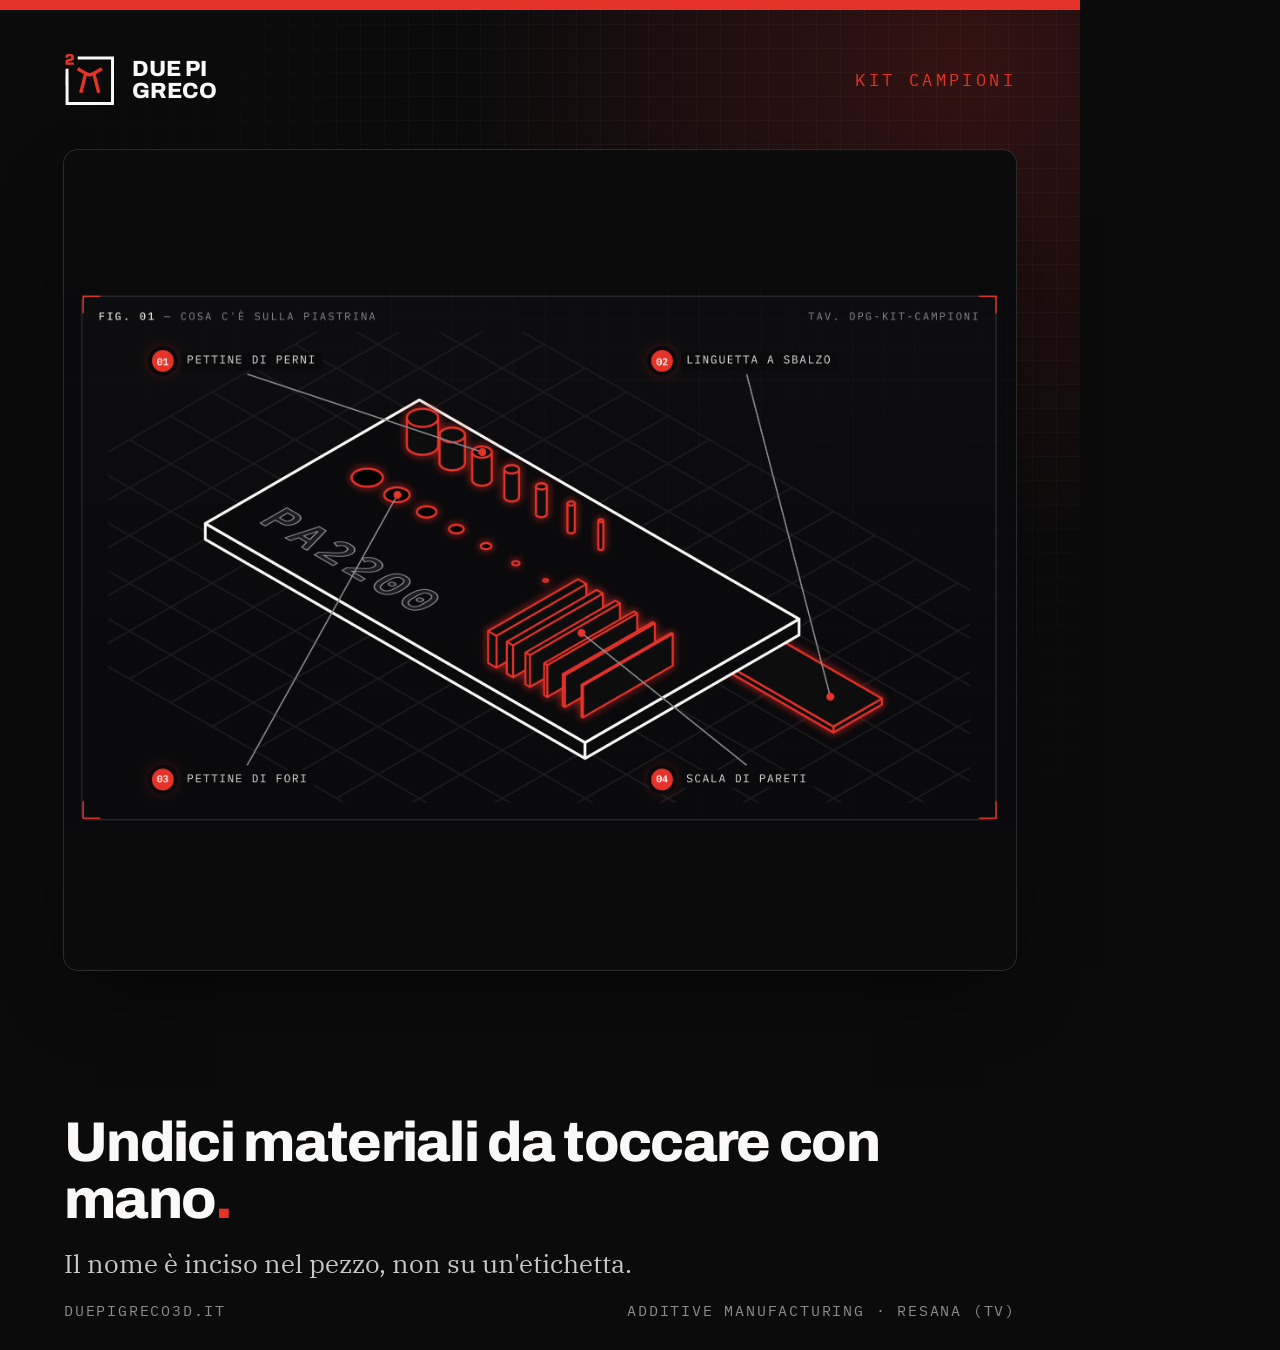
<file: schede/social/04_kit_campioni.html>
<!doctype html><html><head><meta charset="utf-8"><style>@font-face{font-family:'Archivo';font-style:normal;font-weight:500 900;font-stretch:62% 125%;font-display:block;src:url(../assets/fonts/Archivo-normal-500_900-latin-ext.woff2) format('woff2');unicode-range:U+0100-02BA, U+02BD-02C5, U+02C7-02CC, U+02CE-02D7, U+02DD-02FF, U+0304, U+0308, U+0329, U+1D00-1DBF, U+1E00-1E9F, U+1EF2-1EFF, U+2020, U+20A0-20AB, U+20AD-20C0, U+2113, U+2C60-2C7F, U+A720-A7FF}
@font-face{font-family:'Archivo';font-style:normal;font-weight:500 900;font-stretch:62% 125%;font-display:block;src:url(../assets/fonts/Archivo-normal-500_900-latin.woff2) format('woff2');unicode-range:U+0000-00FF, U+0131, U+0152-0153, U+02BB-02BC, U+02C6, U+02DA, U+02DC, U+0304, U+0308, U+0329, U+2000-206F, U+20AC, U+2122, U+2191, U+2193, U+2212, U+2215, U+FEFF, U+FFFD}
@font-face{font-family:'IBM Plex Mono';font-style:normal;font-weight:400;font-display:block;src:url(../assets/fonts/IBMPlexMono-normal-400-latin-ext.woff2) format('woff2');unicode-range:U+0100-02BA, U+02BD-02C5, U+02C7-02CC, U+02CE-02D7, U+02DD-02FF, U+0304, U+0308, U+0329, U+1D00-1DBF, U+1E00-1E9F, U+1EF2-1EFF, U+2020, U+20A0-20AB, U+20AD-20C0, U+2113, U+2C60-2C7F, U+A720-A7FF}
@font-face{font-family:'IBM Plex Mono';font-style:normal;font-weight:400;font-display:block;src:url(../assets/fonts/IBMPlexMono-normal-400-latin.woff2) format('woff2');unicode-range:U+0000-00FF, U+0131, U+0152-0153, U+02BB-02BC, U+02C6, U+02DA, U+02DC, U+0304, U+0308, U+0329, U+2000-206F, U+20AC, U+2122, U+2191, U+2193, U+2212, U+2215, U+FEFF, U+FFFD}
@font-face{font-family:'IBM Plex Mono';font-style:normal;font-weight:500;font-display:block;src:url(../assets/fonts/IBMPlexMono-normal-500-latin-ext.woff2) format('woff2');unicode-range:U+0100-02BA, U+02BD-02C5, U+02C7-02CC, U+02CE-02D7, U+02DD-02FF, U+0304, U+0308, U+0329, U+1D00-1DBF, U+1E00-1E9F, U+1EF2-1EFF, U+2020, U+20A0-20AB, U+20AD-20C0, U+2113, U+2C60-2C7F, U+A720-A7FF}
@font-face{font-family:'IBM Plex Mono';font-style:normal;font-weight:500;font-display:block;src:url(../assets/fonts/IBMPlexMono-normal-500-latin.woff2) format('woff2');unicode-range:U+0000-00FF, U+0131, U+0152-0153, U+02BB-02BC, U+02C6, U+02DA, U+02DC, U+0304, U+0308, U+0329, U+2000-206F, U+20AC, U+2122, U+2191, U+2193, U+2212, U+2215, U+FEFF, U+FFFD}
@font-face{font-family:'IBM Plex Mono';font-style:normal;font-weight:600;font-display:block;src:url(../assets/fonts/IBMPlexMono-normal-600-latin-ext.woff2) format('woff2');unicode-range:U+0100-02BA, U+02BD-02C5, U+02C7-02CC, U+02CE-02D7, U+02DD-02FF, U+0304, U+0308, U+0329, U+1D00-1DBF, U+1E00-1E9F, U+1EF2-1EFF, U+2020, U+20A0-20AB, U+20AD-20C0, U+2113, U+2C60-2C7F, U+A720-A7FF}
@font-face{font-family:'IBM Plex Mono';font-style:normal;font-weight:600;font-display:block;src:url(../assets/fonts/IBMPlexMono-normal-600-latin.woff2) format('woff2');unicode-range:U+0000-00FF, U+0131, U+0152-0153, U+02BB-02BC, U+02C6, U+02DA, U+02DC, U+0304, U+0308, U+0329, U+2000-206F, U+20AC, U+2122, U+2191, U+2193, U+2212, U+2215, U+FEFF, U+FFFD}
@font-face{font-family:'IBM Plex Serif';font-style:italic;font-weight:400;font-display:block;src:url(../assets/fonts/IBMPlexSerif-italic-400-latin-ext.woff2) format('woff2');unicode-range:U+0100-02BA, U+02BD-02C5, U+02C7-02CC, U+02CE-02D7, U+02DD-02FF, U+0304, U+0308, U+0329, U+1D00-1DBF, U+1E00-1E9F, U+1EF2-1EFF, U+2020, U+20A0-20AB, U+20AD-20C0, U+2113, U+2C60-2C7F, U+A720-A7FF}
@font-face{font-family:'IBM Plex Serif';font-style:italic;font-weight:400;font-display:block;src:url(../assets/fonts/IBMPlexSerif-italic-400-latin.woff2) format('woff2');unicode-range:U+0000-00FF, U+0131, U+0152-0153, U+02BB-02BC, U+02C6, U+02DA, U+02DC, U+0304, U+0308, U+0329, U+2000-206F, U+20AC, U+2122, U+2191, U+2193, U+2212, U+2215, U+FEFF, U+FFFD}
@font-face{font-family:'IBM Plex Serif';font-style:normal;font-weight:400;font-display:block;src:url(../assets/fonts/IBMPlexSerif-normal-400-latin-ext.woff2) format('woff2');unicode-range:U+0100-02BA, U+02BD-02C5, U+02C7-02CC, U+02CE-02D7, U+02DD-02FF, U+0304, U+0308, U+0329, U+1D00-1DBF, U+1E00-1E9F, U+1EF2-1EFF, U+2020, U+20A0-20AB, U+20AD-20C0, U+2113, U+2C60-2C7F, U+A720-A7FF}
@font-face{font-family:'IBM Plex Serif';font-style:normal;font-weight:400;font-display:block;src:url(../assets/fonts/IBMPlexSerif-normal-400-latin.woff2) format('woff2');unicode-range:U+0000-00FF, U+0131, U+0152-0153, U+02BB-02BC, U+02C6, U+02DA, U+02DC, U+0304, U+0308, U+0329, U+2000-206F, U+20AC, U+2122, U+2191, U+2193, U+2212, U+2215, U+FEFF, U+FFFD}
@font-face{font-family:'IBM Plex Serif';font-style:normal;font-weight:500;font-display:block;src:url(../assets/fonts/IBMPlexSerif-normal-500-latin-ext.woff2) format('woff2');unicode-range:U+0100-02BA, U+02BD-02C5, U+02C7-02CC, U+02CE-02D7, U+02DD-02FF, U+0304, U+0308, U+0329, U+1D00-1DBF, U+1E00-1E9F, U+1EF2-1EFF, U+2020, U+20A0-20AB, U+20AD-20C0, U+2113, U+2C60-2C7F, U+A720-A7FF}
@font-face{font-family:'IBM Plex Serif';font-style:normal;font-weight:500;font-display:block;src:url(../assets/fonts/IBMPlexSerif-normal-500-latin.woff2) format('woff2');unicode-range:U+0000-00FF, U+0131, U+0152-0153, U+02BB-02BC, U+02C6, U+02DA, U+02DC, U+0304, U+0308, U+0329, U+2000-206F, U+20AC, U+2122, U+2191, U+2193, U+2212, U+2215, U+FEFF, U+FFFD}
@font-face{font-family:'IBM Plex Serif';font-style:normal;font-weight:600;font-display:block;src:url(../assets/fonts/IBMPlexSerif-normal-600-latin-ext.woff2) format('woff2');unicode-range:U+0100-02BA, U+02BD-02C5, U+02C7-02CC, U+02CE-02D7, U+02DD-02FF, U+0304, U+0308, U+0329, U+1D00-1DBF, U+1E00-1E9F, U+1EF2-1EFF, U+2020, U+20A0-20AB, U+20AD-20C0, U+2113, U+2C60-2C7F, U+A720-A7FF}
@font-face{font-family:'IBM Plex Serif';font-style:normal;font-weight:600;font-display:block;src:url(../assets/fonts/IBMPlexSerif-normal-600-latin.woff2) format('woff2');unicode-range:U+0000-00FF, U+0131, U+0152-0153, U+02BB-02BC, U+02C6, U+02DA, U+02DC, U+0304, U+0308, U+0329, U+2000-206F, U+20AC, U+2122, U+2191, U+2193, U+2212, U+2215, U+FEFF, U+FFFD}

*{margin:0;padding:0;box-sizing:border-box}
body{width:1080px;height:1350px;background:#0b0b0c;color:#faf9f7;font-family:'Archivo',sans-serif;position:relative;overflow:hidden}
body::before{content:"";position:absolute;inset:0;background-image:linear-gradient(rgba(255,255,255,.03) 1px,transparent 1px),linear-gradient(90deg,rgba(255,255,255,.03) 1px,transparent 1px);background-size:24px 24px;-webkit-mask-image:radial-gradient(120% 80% at 80% 10%,#000 20%,transparent 70%)}
body::after{content:"";position:absolute;inset:0;background:radial-gradient(500px 500px at 960px 60px,rgba(230,51,41,.18),transparent)}
.bar{position:absolute;top:0;left:0;right:0;height:10px;background:#e63329;z-index:2}
header{position:absolute;top:52px;left:64px;right:64px;display:flex;justify-content:space-between;align-items:center;z-index:2}
.logo{display:flex;align-items:center;gap:16px;color:#faf9f7}.logo svg{width:52px;height:56px}
.logo b{font-weight:800;font-size:22px;line-height:1}
.tag{font-family:'IBM Plex Mono',monospace;font-size:17px;letter-spacing:.2em;text-transform:uppercase;color:#e63329}
.shot{position:absolute;left:64px;right:64px;top:150px;height:820px;border-radius:14px;overflow:hidden;z-index:2;display:flex;align-items:center;justify-content:center;
  background:#0b0b0c;box-shadow:0 0 0 1px #2b2b2f,0 30px 80px -30px rgba(0,0,0,.8)}
.shot img{width:100%;height:100%;object-fit:contain}
.txt{position:absolute;left:64px;right:64px;bottom:70px;z-index:2}
.txt h1{font-weight:800;font-size:56px;line-height:1.02;letter-spacing:-.03em}
.txt h1 em{font-style:normal;color:#e63329}
.txt p{font-family:'IBM Plex Serif',serif;font-size:26px;color:#c9c7c3;margin-top:18px}
.foot{position:absolute;left:64px;right:64px;bottom:30px;display:flex;justify-content:space-between;font-family:'IBM Plex Mono',monospace;font-size:15px;color:#8c8c90;letter-spacing:.12em;z-index:2}
</style></head><body><div class="bar"></div>
<header><div class="logo"><svg xmlns="http://www.w3.org/2000/svg" viewBox="44.5 49.5 28 30"><path d="M51.88 51.91C51.87 51.93 51.87 52.29 51.87 52.71L51.88 53.46L60.85 53.48C65.79 53.49 69.82 53.50 69.83 53.50C69.83 53.50 69.83 58.64 69.83 64.92L69.82 76.34L58.40 76.34L46.97 76.34L46.96 67.41C46.96 60.87 46.95 58.46 46.92 58.43C46.88 58.38 45.51 58.36 45.40 58.40C45.35 58.42 45.35 59.31 45.35 68.18L45.35 77.93L45.43 77.96C45.56 78.01 71.32 78.00 71.39 77.95C71.44 77.92 71.44 77.09 71.43 64.90L71.43 51.89L61.66 51.88C53.79 51.87 51.89 51.88 51.88 51.91" fill="currentColor" fill-rule="evenodd"/><path d="M46.75 50.47C46.72 50.48 46.60 50.50 46.50 50.52C45.98 50.62 45.55 50.98 45.39 51.45C45.32 51.68 45.29 52.50 45.36 52.56C45.39 52.59 45.57 52.59 46.06 52.59L46.72 52.58L46.75 52.30C46.80 51.94 46.84 51.84 46.97 51.74C47.06 51.67 47.08 51.67 47.59 51.67L48.12 51.67L48.24 51.79L48.36 51.90L48.36 52.29C48.36 52.90 48.38 52.88 47.05 53.21C46.03 53.46 45.87 53.52 45.63 53.78C45.35 54.08 45.34 54.16 45.34 55.30L45.34 56.29L47.59 56.29L49.84 56.29L49.84 55.69L49.84 55.10L48.29 55.08L46.75 55.07L46.74 54.96C46.73 54.81 46.85 54.58 46.97 54.51C47.03 54.48 47.19 54.42 47.34 54.39C47.68 54.30 48.13 54.19 48.53 54.08C49.58 53.80 49.88 53.37 49.84 52.21C49.82 51.50 49.72 51.20 49.42 50.90C49.06 50.55 48.76 50.48 47.65 50.47C47.19 50.46 46.79 50.46 46.75 50.47M52.21 57.87C52.14 57.99 51.98 58.23 51.87 58.40C51.76 58.57 51.61 58.80 51.54 58.90C51.48 59.01 51.42 59.11 51.42 59.14C51.42 59.18 51.51 59.25 51.65 59.34C52.46 59.85 52.63 59.95 52.68 59.98C52.71 59.99 52.79 60.05 52.87 60.09C52.94 60.14 53.05 60.21 53.12 60.25C53.18 60.28 53.28 60.34 53.33 60.37C53.38 60.40 53.46 60.45 53.50 60.47C53.55 60.49 53.77 60.62 53.99 60.75C54.39 60.98 54.82 61.22 54.98 61.30C55.03 61.33 55.09 61.37 55.11 61.39C55.15 61.44 55.15 61.45 55.04 61.83C55.01 61.97 54.96 62.13 54.95 62.19C54.94 62.25 54.87 62.50 54.81 62.74C54.74 62.99 54.68 63.24 54.67 63.30C54.66 63.36 54.64 63.43 54.62 63.45C54.61 63.47 54.59 63.54 54.58 63.62C54.56 63.69 54.49 63.95 54.43 64.19C54.36 64.43 54.30 64.68 54.29 64.74C54.28 64.80 54.21 65.05 54.15 65.29C54.08 65.54 54.02 65.78 54.01 65.84C53.99 65.90 53.95 66.07 53.91 66.21C53.87 66.35 53.83 66.51 53.82 66.57C53.80 66.63 53.76 66.79 53.72 66.93C53.68 67.07 53.64 67.23 53.63 67.29C53.62 67.35 53.55 67.60 53.49 67.84C53.42 68.09 53.36 68.33 53.34 68.39C53.32 68.51 53.17 69.07 53.06 69.48C53.02 69.62 52.98 69.78 52.97 69.84C52.95 69.90 52.91 70.07 52.87 70.20C52.83 70.34 52.79 70.51 52.78 70.57C52.77 70.63 52.73 70.76 52.70 70.86C52.63 71.14 52.64 71.19 52.74 71.21C52.79 71.23 52.96 71.27 53.12 71.31C53.29 71.36 53.47 71.40 53.53 71.42C53.59 71.43 53.76 71.47 53.90 71.51C54.03 71.55 54.20 71.59 54.27 71.59C54.41 71.59 54.41 71.59 54.52 71.15C54.55 71.04 54.58 70.90 54.61 70.82C54.63 70.74 54.65 70.63 54.67 70.57C54.68 70.51 54.72 70.34 54.76 70.20C54.80 70.07 54.84 69.90 54.86 69.84C54.87 69.78 54.92 69.57 54.98 69.37C55.25 68.33 55.31 68.12 55.33 68.01C55.34 67.95 55.36 67.88 55.37 67.87C55.38 67.85 55.40 67.77 55.42 67.70C55.43 67.62 55.50 67.36 55.56 67.12C55.63 66.88 55.69 66.63 55.71 66.57C55.72 66.51 55.77 66.29 55.82 66.10C56.09 65.09 56.16 64.84 56.18 64.74C56.19 64.68 56.23 64.52 56.27 64.38C56.31 64.24 56.35 64.08 56.37 64.02C56.38 63.96 56.44 63.71 56.51 63.47C56.57 63.23 56.64 62.98 56.65 62.92C56.82 62.19 56.83 62.18 57.05 62.28C57.45 62.45 58.10 62.61 58.38 62.61C58.63 62.61 59.03 62.52 59.54 62.33C59.90 62.20 59.92 62.20 59.94 62.31C59.95 62.36 59.97 62.44 59.99 62.49C60.00 62.54 60.06 62.76 60.11 62.97C60.23 63.42 60.37 63.94 60.50 64.43C60.55 64.63 60.60 64.84 60.61 64.90C60.63 64.96 60.69 65.21 60.76 65.45C60.91 66.06 61.04 66.52 61.20 67.15C61.27 67.44 61.38 67.86 61.43 68.06C61.49 68.27 61.55 68.49 61.56 68.55C61.57 68.61 61.62 68.77 61.65 68.91C61.69 69.05 61.74 69.22 61.75 69.28C61.76 69.34 61.80 69.50 61.84 69.64C61.88 69.78 61.92 69.94 61.94 70.00C61.95 70.06 62.01 70.30 62.07 70.53C62.22 71.10 62.30 71.41 62.33 71.52C62.35 71.61 62.36 71.61 62.50 71.59C62.58 71.59 62.72 71.55 62.82 71.53C62.98 71.48 63.74 71.28 63.87 71.25C63.91 71.24 63.97 71.22 64.02 71.21C64.12 71.19 64.13 71.14 64.06 70.88C63.99 70.63 63.93 70.42 63.87 70.19C63.84 70.07 63.80 69.91 63.78 69.83C63.76 69.74 63.72 69.58 63.69 69.48C63.53 68.85 63.49 68.69 63.40 68.36C63.37 68.25 63.33 68.09 63.31 68.00C63.28 67.91 63.25 67.78 63.22 67.70C63.20 67.62 63.18 67.51 63.16 67.45C63.14 67.34 63.00 66.81 62.87 66.35C62.84 66.22 62.80 66.06 62.79 66.00C62.77 65.94 62.71 65.69 62.64 65.45C62.58 65.21 62.52 64.96 62.50 64.90C62.49 64.84 62.45 64.68 62.41 64.54C62.37 64.40 62.33 64.24 62.31 64.18C62.29 64.08 62.22 63.79 61.96 62.82C61.91 62.63 61.85 62.41 61.84 62.35C61.80 62.15 61.74 61.93 61.70 61.80C61.62 61.57 61.61 61.42 61.67 61.36C61.70 61.33 61.73 61.31 61.75 61.31C61.76 61.31 61.89 61.25 62.02 61.17C62.15 61.09 62.26 61.03 62.27 61.03C62.28 61.03 62.40 60.97 62.53 60.89C62.65 60.81 62.76 60.75 62.77 60.75C62.80 60.75 64.61 59.65 65.03 59.38C65.20 59.28 65.34 59.17 65.34 59.14C65.34 59.12 65.27 59.01 65.20 58.89C65.12 58.78 65.00 58.58 64.92 58.46C64.51 57.83 64.42 57.69 64.38 57.67C64.35 57.67 64.19 57.75 64.01 57.86C63.54 58.16 62.05 59.05 61.83 59.18C61.72 59.23 61.60 59.30 61.54 59.33C61.49 59.36 61.39 59.42 61.31 59.47C61.23 59.51 61.07 59.59 60.96 59.66C60.38 59.98 59.30 60.49 58.88 60.64C58.39 60.83 58.23 60.81 57.44 60.47C57.19 60.37 55.99 59.77 55.74 59.62C55.68 59.59 55.51 59.50 55.37 59.42C55.08 59.26 54.39 58.87 54.02 58.65C53.66 58.44 52.90 57.96 52.69 57.83C52.55 57.74 52.41 57.66 52.39 57.66C52.37 57.66 52.28 57.76 52.21 57.87" fill="#e63329" fill-rule="evenodd"/></svg><b>DUE PI<br>GRECO</b></div><div class="tag">Kit campioni</div></header>
<div class="shot"><img src="src/kit_cover.png"></div>
<div class="txt"><h1>Undici materiali da toccare con mano<em>.</em></h1><p>Il nome è inciso nel pezzo, non su un'etichetta.</p></div>
<div class="foot"><span>DUEPIGRECO3D.IT</span><span>ADDITIVE MANUFACTURING · RESANA (TV)</span></div>
</body></html>
</file>
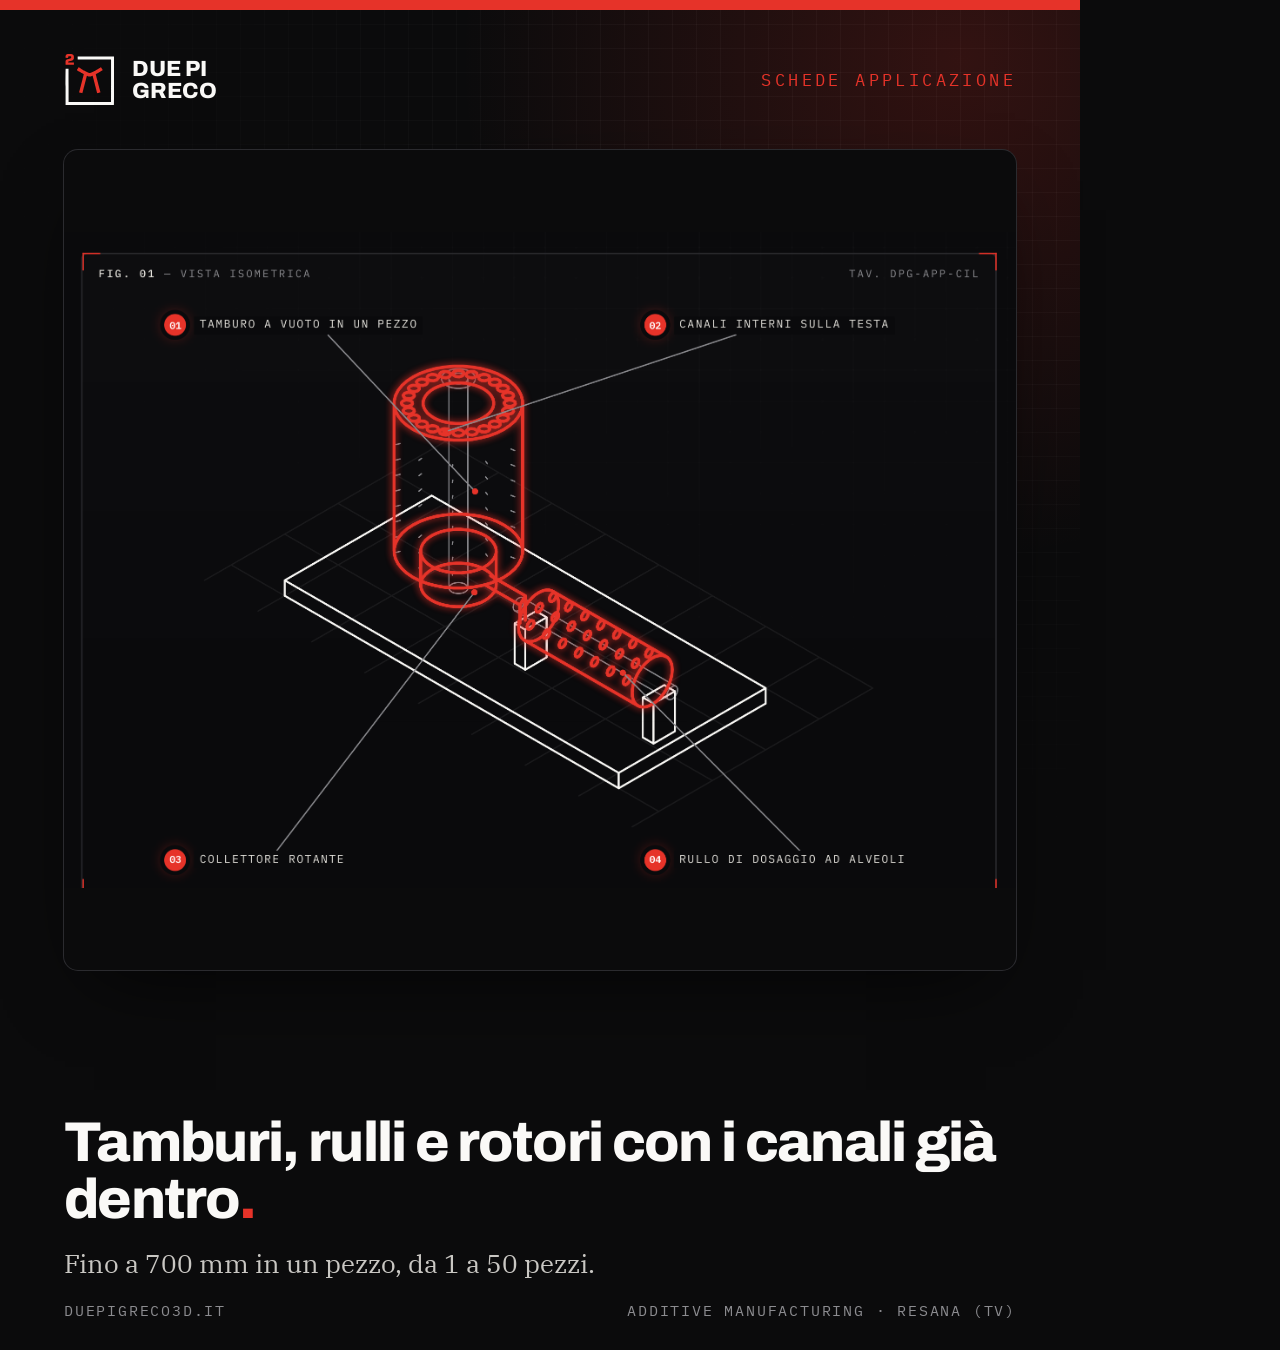
<file: schede/social/05_cil_copertina.html>
<!doctype html><html><head><meta charset="utf-8"><style>@font-face{font-family:'Archivo';font-style:normal;font-weight:500 900;font-stretch:62% 125%;font-display:block;src:url(../assets/fonts/Archivo-normal-500_900-latin-ext.woff2) format('woff2');unicode-range:U+0100-02BA, U+02BD-02C5, U+02C7-02CC, U+02CE-02D7, U+02DD-02FF, U+0304, U+0308, U+0329, U+1D00-1DBF, U+1E00-1E9F, U+1EF2-1EFF, U+2020, U+20A0-20AB, U+20AD-20C0, U+2113, U+2C60-2C7F, U+A720-A7FF}
@font-face{font-family:'Archivo';font-style:normal;font-weight:500 900;font-stretch:62% 125%;font-display:block;src:url(../assets/fonts/Archivo-normal-500_900-latin.woff2) format('woff2');unicode-range:U+0000-00FF, U+0131, U+0152-0153, U+02BB-02BC, U+02C6, U+02DA, U+02DC, U+0304, U+0308, U+0329, U+2000-206F, U+20AC, U+2122, U+2191, U+2193, U+2212, U+2215, U+FEFF, U+FFFD}
@font-face{font-family:'IBM Plex Mono';font-style:normal;font-weight:400;font-display:block;src:url(../assets/fonts/IBMPlexMono-normal-400-latin-ext.woff2) format('woff2');unicode-range:U+0100-02BA, U+02BD-02C5, U+02C7-02CC, U+02CE-02D7, U+02DD-02FF, U+0304, U+0308, U+0329, U+1D00-1DBF, U+1E00-1E9F, U+1EF2-1EFF, U+2020, U+20A0-20AB, U+20AD-20C0, U+2113, U+2C60-2C7F, U+A720-A7FF}
@font-face{font-family:'IBM Plex Mono';font-style:normal;font-weight:400;font-display:block;src:url(../assets/fonts/IBMPlexMono-normal-400-latin.woff2) format('woff2');unicode-range:U+0000-00FF, U+0131, U+0152-0153, U+02BB-02BC, U+02C6, U+02DA, U+02DC, U+0304, U+0308, U+0329, U+2000-206F, U+20AC, U+2122, U+2191, U+2193, U+2212, U+2215, U+FEFF, U+FFFD}
@font-face{font-family:'IBM Plex Mono';font-style:normal;font-weight:500;font-display:block;src:url(../assets/fonts/IBMPlexMono-normal-500-latin-ext.woff2) format('woff2');unicode-range:U+0100-02BA, U+02BD-02C5, U+02C7-02CC, U+02CE-02D7, U+02DD-02FF, U+0304, U+0308, U+0329, U+1D00-1DBF, U+1E00-1E9F, U+1EF2-1EFF, U+2020, U+20A0-20AB, U+20AD-20C0, U+2113, U+2C60-2C7F, U+A720-A7FF}
@font-face{font-family:'IBM Plex Mono';font-style:normal;font-weight:500;font-display:block;src:url(../assets/fonts/IBMPlexMono-normal-500-latin.woff2) format('woff2');unicode-range:U+0000-00FF, U+0131, U+0152-0153, U+02BB-02BC, U+02C6, U+02DA, U+02DC, U+0304, U+0308, U+0329, U+2000-206F, U+20AC, U+2122, U+2191, U+2193, U+2212, U+2215, U+FEFF, U+FFFD}
@font-face{font-family:'IBM Plex Mono';font-style:normal;font-weight:600;font-display:block;src:url(../assets/fonts/IBMPlexMono-normal-600-latin-ext.woff2) format('woff2');unicode-range:U+0100-02BA, U+02BD-02C5, U+02C7-02CC, U+02CE-02D7, U+02DD-02FF, U+0304, U+0308, U+0329, U+1D00-1DBF, U+1E00-1E9F, U+1EF2-1EFF, U+2020, U+20A0-20AB, U+20AD-20C0, U+2113, U+2C60-2C7F, U+A720-A7FF}
@font-face{font-family:'IBM Plex Mono';font-style:normal;font-weight:600;font-display:block;src:url(../assets/fonts/IBMPlexMono-normal-600-latin.woff2) format('woff2');unicode-range:U+0000-00FF, U+0131, U+0152-0153, U+02BB-02BC, U+02C6, U+02DA, U+02DC, U+0304, U+0308, U+0329, U+2000-206F, U+20AC, U+2122, U+2191, U+2193, U+2212, U+2215, U+FEFF, U+FFFD}
@font-face{font-family:'IBM Plex Serif';font-style:italic;font-weight:400;font-display:block;src:url(../assets/fonts/IBMPlexSerif-italic-400-latin-ext.woff2) format('woff2');unicode-range:U+0100-02BA, U+02BD-02C5, U+02C7-02CC, U+02CE-02D7, U+02DD-02FF, U+0304, U+0308, U+0329, U+1D00-1DBF, U+1E00-1E9F, U+1EF2-1EFF, U+2020, U+20A0-20AB, U+20AD-20C0, U+2113, U+2C60-2C7F, U+A720-A7FF}
@font-face{font-family:'IBM Plex Serif';font-style:italic;font-weight:400;font-display:block;src:url(../assets/fonts/IBMPlexSerif-italic-400-latin.woff2) format('woff2');unicode-range:U+0000-00FF, U+0131, U+0152-0153, U+02BB-02BC, U+02C6, U+02DA, U+02DC, U+0304, U+0308, U+0329, U+2000-206F, U+20AC, U+2122, U+2191, U+2193, U+2212, U+2215, U+FEFF, U+FFFD}
@font-face{font-family:'IBM Plex Serif';font-style:normal;font-weight:400;font-display:block;src:url(../assets/fonts/IBMPlexSerif-normal-400-latin-ext.woff2) format('woff2');unicode-range:U+0100-02BA, U+02BD-02C5, U+02C7-02CC, U+02CE-02D7, U+02DD-02FF, U+0304, U+0308, U+0329, U+1D00-1DBF, U+1E00-1E9F, U+1EF2-1EFF, U+2020, U+20A0-20AB, U+20AD-20C0, U+2113, U+2C60-2C7F, U+A720-A7FF}
@font-face{font-family:'IBM Plex Serif';font-style:normal;font-weight:400;font-display:block;src:url(../assets/fonts/IBMPlexSerif-normal-400-latin.woff2) format('woff2');unicode-range:U+0000-00FF, U+0131, U+0152-0153, U+02BB-02BC, U+02C6, U+02DA, U+02DC, U+0304, U+0308, U+0329, U+2000-206F, U+20AC, U+2122, U+2191, U+2193, U+2212, U+2215, U+FEFF, U+FFFD}
@font-face{font-family:'IBM Plex Serif';font-style:normal;font-weight:500;font-display:block;src:url(../assets/fonts/IBMPlexSerif-normal-500-latin-ext.woff2) format('woff2');unicode-range:U+0100-02BA, U+02BD-02C5, U+02C7-02CC, U+02CE-02D7, U+02DD-02FF, U+0304, U+0308, U+0329, U+1D00-1DBF, U+1E00-1E9F, U+1EF2-1EFF, U+2020, U+20A0-20AB, U+20AD-20C0, U+2113, U+2C60-2C7F, U+A720-A7FF}
@font-face{font-family:'IBM Plex Serif';font-style:normal;font-weight:500;font-display:block;src:url(../assets/fonts/IBMPlexSerif-normal-500-latin.woff2) format('woff2');unicode-range:U+0000-00FF, U+0131, U+0152-0153, U+02BB-02BC, U+02C6, U+02DA, U+02DC, U+0304, U+0308, U+0329, U+2000-206F, U+20AC, U+2122, U+2191, U+2193, U+2212, U+2215, U+FEFF, U+FFFD}
@font-face{font-family:'IBM Plex Serif';font-style:normal;font-weight:600;font-display:block;src:url(../assets/fonts/IBMPlexSerif-normal-600-latin-ext.woff2) format('woff2');unicode-range:U+0100-02BA, U+02BD-02C5, U+02C7-02CC, U+02CE-02D7, U+02DD-02FF, U+0304, U+0308, U+0329, U+1D00-1DBF, U+1E00-1E9F, U+1EF2-1EFF, U+2020, U+20A0-20AB, U+20AD-20C0, U+2113, U+2C60-2C7F, U+A720-A7FF}
@font-face{font-family:'IBM Plex Serif';font-style:normal;font-weight:600;font-display:block;src:url(../assets/fonts/IBMPlexSerif-normal-600-latin.woff2) format('woff2');unicode-range:U+0000-00FF, U+0131, U+0152-0153, U+02BB-02BC, U+02C6, U+02DA, U+02DC, U+0304, U+0308, U+0329, U+2000-206F, U+20AC, U+2122, U+2191, U+2193, U+2212, U+2215, U+FEFF, U+FFFD}

*{margin:0;padding:0;box-sizing:border-box}
body{width:1080px;height:1350px;background:#0b0b0c;color:#faf9f7;font-family:'Archivo',sans-serif;position:relative;overflow:hidden}
body::before{content:"";position:absolute;inset:0;background-image:linear-gradient(rgba(255,255,255,.03) 1px,transparent 1px),linear-gradient(90deg,rgba(255,255,255,.03) 1px,transparent 1px);background-size:24px 24px;-webkit-mask-image:radial-gradient(120% 80% at 80% 10%,#000 20%,transparent 70%)}
body::after{content:"";position:absolute;inset:0;background:radial-gradient(500px 500px at 960px 60px,rgba(230,51,41,.18),transparent)}
.bar{position:absolute;top:0;left:0;right:0;height:10px;background:#e63329;z-index:2}
header{position:absolute;top:52px;left:64px;right:64px;display:flex;justify-content:space-between;align-items:center;z-index:2}
.logo{display:flex;align-items:center;gap:16px;color:#faf9f7}.logo svg{width:52px;height:56px}
.logo b{font-weight:800;font-size:22px;line-height:1}
.tag{font-family:'IBM Plex Mono',monospace;font-size:17px;letter-spacing:.2em;text-transform:uppercase;color:#e63329}
.shot{position:absolute;left:64px;right:64px;top:150px;height:820px;border-radius:14px;overflow:hidden;z-index:2;display:flex;align-items:center;justify-content:center;
  background:#0b0b0c;box-shadow:0 0 0 1px #2b2b2f,0 30px 80px -30px rgba(0,0,0,.8)}
.shot img{width:100%;height:100%;object-fit:contain}
.txt{position:absolute;left:64px;right:64px;bottom:70px;z-index:2}
.txt h1{font-weight:800;font-size:56px;line-height:1.02;letter-spacing:-.03em}
.txt h1 em{font-style:normal;color:#e63329}
.txt p{font-family:'IBM Plex Serif',serif;font-size:26px;color:#c9c7c3;margin-top:18px}
.foot{position:absolute;left:64px;right:64px;bottom:30px;display:flex;justify-content:space-between;font-family:'IBM Plex Mono',monospace;font-size:15px;color:#8c8c90;letter-spacing:.12em;z-index:2}
</style></head><body><div class="bar"></div>
<header><div class="logo"><svg xmlns="http://www.w3.org/2000/svg" viewBox="44.5 49.5 28 30"><path d="M51.88 51.91C51.87 51.93 51.87 52.29 51.87 52.71L51.88 53.46L60.85 53.48C65.79 53.49 69.82 53.50 69.83 53.50C69.83 53.50 69.83 58.64 69.83 64.92L69.82 76.34L58.40 76.34L46.97 76.34L46.96 67.41C46.96 60.87 46.95 58.46 46.92 58.43C46.88 58.38 45.51 58.36 45.40 58.40C45.35 58.42 45.35 59.31 45.35 68.18L45.35 77.93L45.43 77.96C45.56 78.01 71.32 78.00 71.39 77.95C71.44 77.92 71.44 77.09 71.43 64.90L71.43 51.89L61.66 51.88C53.79 51.87 51.89 51.88 51.88 51.91" fill="currentColor" fill-rule="evenodd"/><path d="M46.75 50.47C46.72 50.48 46.60 50.50 46.50 50.52C45.98 50.62 45.55 50.98 45.39 51.45C45.32 51.68 45.29 52.50 45.36 52.56C45.39 52.59 45.57 52.59 46.06 52.59L46.72 52.58L46.75 52.30C46.80 51.94 46.84 51.84 46.97 51.74C47.06 51.67 47.08 51.67 47.59 51.67L48.12 51.67L48.24 51.79L48.36 51.90L48.36 52.29C48.36 52.90 48.38 52.88 47.05 53.21C46.03 53.46 45.87 53.52 45.63 53.78C45.35 54.08 45.34 54.16 45.34 55.30L45.34 56.29L47.59 56.29L49.84 56.29L49.84 55.69L49.84 55.10L48.29 55.08L46.75 55.07L46.74 54.96C46.73 54.81 46.85 54.58 46.97 54.51C47.03 54.48 47.19 54.42 47.34 54.39C47.68 54.30 48.13 54.19 48.53 54.08C49.58 53.80 49.88 53.37 49.84 52.21C49.82 51.50 49.72 51.20 49.42 50.90C49.06 50.55 48.76 50.48 47.65 50.47C47.19 50.46 46.79 50.46 46.75 50.47M52.21 57.87C52.14 57.99 51.98 58.23 51.87 58.40C51.76 58.57 51.61 58.80 51.54 58.90C51.48 59.01 51.42 59.11 51.42 59.14C51.42 59.18 51.51 59.25 51.65 59.34C52.46 59.85 52.63 59.95 52.68 59.98C52.71 59.99 52.79 60.05 52.87 60.09C52.94 60.14 53.05 60.21 53.12 60.25C53.18 60.28 53.28 60.34 53.33 60.37C53.38 60.40 53.46 60.45 53.50 60.47C53.55 60.49 53.77 60.62 53.99 60.75C54.39 60.98 54.82 61.22 54.98 61.30C55.03 61.33 55.09 61.37 55.11 61.39C55.15 61.44 55.15 61.45 55.04 61.83C55.01 61.97 54.96 62.13 54.95 62.19C54.94 62.25 54.87 62.50 54.81 62.74C54.74 62.99 54.68 63.24 54.67 63.30C54.66 63.36 54.64 63.43 54.62 63.45C54.61 63.47 54.59 63.54 54.58 63.62C54.56 63.69 54.49 63.95 54.43 64.19C54.36 64.43 54.30 64.68 54.29 64.74C54.28 64.80 54.21 65.05 54.15 65.29C54.08 65.54 54.02 65.78 54.01 65.84C53.99 65.90 53.95 66.07 53.91 66.21C53.87 66.35 53.83 66.51 53.82 66.57C53.80 66.63 53.76 66.79 53.72 66.93C53.68 67.07 53.64 67.23 53.63 67.29C53.62 67.35 53.55 67.60 53.49 67.84C53.42 68.09 53.36 68.33 53.34 68.39C53.32 68.51 53.17 69.07 53.06 69.48C53.02 69.62 52.98 69.78 52.97 69.84C52.95 69.90 52.91 70.07 52.87 70.20C52.83 70.34 52.79 70.51 52.78 70.57C52.77 70.63 52.73 70.76 52.70 70.86C52.63 71.14 52.64 71.19 52.74 71.21C52.79 71.23 52.96 71.27 53.12 71.31C53.29 71.36 53.47 71.40 53.53 71.42C53.59 71.43 53.76 71.47 53.90 71.51C54.03 71.55 54.20 71.59 54.27 71.59C54.41 71.59 54.41 71.59 54.52 71.15C54.55 71.04 54.58 70.90 54.61 70.82C54.63 70.74 54.65 70.63 54.67 70.57C54.68 70.51 54.72 70.34 54.76 70.20C54.80 70.07 54.84 69.90 54.86 69.84C54.87 69.78 54.92 69.57 54.98 69.37C55.25 68.33 55.31 68.12 55.33 68.01C55.34 67.95 55.36 67.88 55.37 67.87C55.38 67.85 55.40 67.77 55.42 67.70C55.43 67.62 55.50 67.36 55.56 67.12C55.63 66.88 55.69 66.63 55.71 66.57C55.72 66.51 55.77 66.29 55.82 66.10C56.09 65.09 56.16 64.84 56.18 64.74C56.19 64.68 56.23 64.52 56.27 64.38C56.31 64.24 56.35 64.08 56.37 64.02C56.38 63.96 56.44 63.71 56.51 63.47C56.57 63.23 56.64 62.98 56.65 62.92C56.82 62.19 56.83 62.18 57.05 62.28C57.45 62.45 58.10 62.61 58.38 62.61C58.63 62.61 59.03 62.52 59.54 62.33C59.90 62.20 59.92 62.20 59.94 62.31C59.95 62.36 59.97 62.44 59.99 62.49C60.00 62.54 60.06 62.76 60.11 62.97C60.23 63.42 60.37 63.94 60.50 64.43C60.55 64.63 60.60 64.84 60.61 64.90C60.63 64.96 60.69 65.21 60.76 65.45C60.91 66.06 61.04 66.52 61.20 67.15C61.27 67.44 61.38 67.86 61.43 68.06C61.49 68.27 61.55 68.49 61.56 68.55C61.57 68.61 61.62 68.77 61.65 68.91C61.69 69.05 61.74 69.22 61.75 69.28C61.76 69.34 61.80 69.50 61.84 69.64C61.88 69.78 61.92 69.94 61.94 70.00C61.95 70.06 62.01 70.30 62.07 70.53C62.22 71.10 62.30 71.41 62.33 71.52C62.35 71.61 62.36 71.61 62.50 71.59C62.58 71.59 62.72 71.55 62.82 71.53C62.98 71.48 63.74 71.28 63.87 71.25C63.91 71.24 63.97 71.22 64.02 71.21C64.12 71.19 64.13 71.14 64.06 70.88C63.99 70.63 63.93 70.42 63.87 70.19C63.84 70.07 63.80 69.91 63.78 69.83C63.76 69.74 63.72 69.58 63.69 69.48C63.53 68.85 63.49 68.69 63.40 68.36C63.37 68.25 63.33 68.09 63.31 68.00C63.28 67.91 63.25 67.78 63.22 67.70C63.20 67.62 63.18 67.51 63.16 67.45C63.14 67.34 63.00 66.81 62.87 66.35C62.84 66.22 62.80 66.06 62.79 66.00C62.77 65.94 62.71 65.69 62.64 65.45C62.58 65.21 62.52 64.96 62.50 64.90C62.49 64.84 62.45 64.68 62.41 64.54C62.37 64.40 62.33 64.24 62.31 64.18C62.29 64.08 62.22 63.79 61.96 62.82C61.91 62.63 61.85 62.41 61.84 62.35C61.80 62.15 61.74 61.93 61.70 61.80C61.62 61.57 61.61 61.42 61.67 61.36C61.70 61.33 61.73 61.31 61.75 61.31C61.76 61.31 61.89 61.25 62.02 61.17C62.15 61.09 62.26 61.03 62.27 61.03C62.28 61.03 62.40 60.97 62.53 60.89C62.65 60.81 62.76 60.75 62.77 60.75C62.80 60.75 64.61 59.65 65.03 59.38C65.20 59.28 65.34 59.17 65.34 59.14C65.34 59.12 65.27 59.01 65.20 58.89C65.12 58.78 65.00 58.58 64.92 58.46C64.51 57.83 64.42 57.69 64.38 57.67C64.35 57.67 64.19 57.75 64.01 57.86C63.54 58.16 62.05 59.05 61.83 59.18C61.72 59.23 61.60 59.30 61.54 59.33C61.49 59.36 61.39 59.42 61.31 59.47C61.23 59.51 61.07 59.59 60.96 59.66C60.38 59.98 59.30 60.49 58.88 60.64C58.39 60.83 58.23 60.81 57.44 60.47C57.19 60.37 55.99 59.77 55.74 59.62C55.68 59.59 55.51 59.50 55.37 59.42C55.08 59.26 54.39 58.87 54.02 58.65C53.66 58.44 52.90 57.96 52.69 57.83C52.55 57.74 52.41 57.66 52.39 57.66C52.37 57.66 52.28 57.76 52.21 57.87" fill="#e63329" fill-rule="evenodd"/></svg><b>DUE PI<br>GRECO</b></div><div class="tag">Schede applicazione</div></header>
<div class="shot"><img src="src/cil_cover.png"></div>
<div class="txt"><h1>Tamburi, rulli e rotori con i canali già dentro<em>.</em></h1><p>Fino a 700 mm in un pezzo, da 1 a 50 pezzi.</p></div>
<div class="foot"><span>DUEPIGRECO3D.IT</span><span>ADDITIVE MANUFACTURING · RESANA (TV)</span></div>
</body></html>
</file>
<file: schede/assets/fonts.css>
@font-face{font-family:'Archivo';font-style:normal;font-weight:500 900;font-stretch:62% 125%;font-display:block;src:url(fonts/Archivo-normal-500_900-latin-ext.woff2) format('woff2');unicode-range:U+0100-02BA, U+02BD-02C5, U+02C7-02CC, U+02CE-02D7, U+02DD-02FF, U+0304, U+0308, U+0329, U+1D00-1DBF, U+1E00-1E9F, U+1EF2-1EFF, U+2020, U+20A0-20AB, U+20AD-20C0, U+2113, U+2C60-2C7F, U+A720-A7FF}
@font-face{font-family:'Archivo';font-style:normal;font-weight:500 900;font-stretch:62% 125%;font-display:block;src:url(fonts/Archivo-normal-500_900-latin.woff2) format('woff2');unicode-range:U+0000-00FF, U+0131, U+0152-0153, U+02BB-02BC, U+02C6, U+02DA, U+02DC, U+0304, U+0308, U+0329, U+2000-206F, U+20AC, U+2122, U+2191, U+2193, U+2212, U+2215, U+FEFF, U+FFFD}
@font-face{font-family:'IBM Plex Mono';font-style:normal;font-weight:400;font-display:block;src:url(fonts/IBMPlexMono-normal-400-latin-ext.woff2) format('woff2');unicode-range:U+0100-02BA, U+02BD-02C5, U+02C7-02CC, U+02CE-02D7, U+02DD-02FF, U+0304, U+0308, U+0329, U+1D00-1DBF, U+1E00-1E9F, U+1EF2-1EFF, U+2020, U+20A0-20AB, U+20AD-20C0, U+2113, U+2C60-2C7F, U+A720-A7FF}
@font-face{font-family:'IBM Plex Mono';font-style:normal;font-weight:400;font-display:block;src:url(fonts/IBMPlexMono-normal-400-latin.woff2) format('woff2');unicode-range:U+0000-00FF, U+0131, U+0152-0153, U+02BB-02BC, U+02C6, U+02DA, U+02DC, U+0304, U+0308, U+0329, U+2000-206F, U+20AC, U+2122, U+2191, U+2193, U+2212, U+2215, U+FEFF, U+FFFD}
@font-face{font-family:'IBM Plex Mono';font-style:normal;font-weight:500;font-display:block;src:url(fonts/IBMPlexMono-normal-500-latin-ext.woff2) format('woff2');unicode-range:U+0100-02BA, U+02BD-02C5, U+02C7-02CC, U+02CE-02D7, U+02DD-02FF, U+0304, U+0308, U+0329, U+1D00-1DBF, U+1E00-1E9F, U+1EF2-1EFF, U+2020, U+20A0-20AB, U+20AD-20C0, U+2113, U+2C60-2C7F, U+A720-A7FF}
@font-face{font-family:'IBM Plex Mono';font-style:normal;font-weight:500;font-display:block;src:url(fonts/IBMPlexMono-normal-500-latin.woff2) format('woff2');unicode-range:U+0000-00FF, U+0131, U+0152-0153, U+02BB-02BC, U+02C6, U+02DA, U+02DC, U+0304, U+0308, U+0329, U+2000-206F, U+20AC, U+2122, U+2191, U+2193, U+2212, U+2215, U+FEFF, U+FFFD}
@font-face{font-family:'IBM Plex Mono';font-style:normal;font-weight:600;font-display:block;src:url(fonts/IBMPlexMono-normal-600-latin-ext.woff2) format('woff2');unicode-range:U+0100-02BA, U+02BD-02C5, U+02C7-02CC, U+02CE-02D7, U+02DD-02FF, U+0304, U+0308, U+0329, U+1D00-1DBF, U+1E00-1E9F, U+1EF2-1EFF, U+2020, U+20A0-20AB, U+20AD-20C0, U+2113, U+2C60-2C7F, U+A720-A7FF}
@font-face{font-family:'IBM Plex Mono';font-style:normal;font-weight:600;font-display:block;src:url(fonts/IBMPlexMono-normal-600-latin.woff2) format('woff2');unicode-range:U+0000-00FF, U+0131, U+0152-0153, U+02BB-02BC, U+02C6, U+02DA, U+02DC, U+0304, U+0308, U+0329, U+2000-206F, U+20AC, U+2122, U+2191, U+2193, U+2212, U+2215, U+FEFF, U+FFFD}
@font-face{font-family:'IBM Plex Serif';font-style:italic;font-weight:400;font-display:block;src:url(fonts/IBMPlexSerif-italic-400-latin-ext.woff2) format('woff2');unicode-range:U+0100-02BA, U+02BD-02C5, U+02C7-02CC, U+02CE-02D7, U+02DD-02FF, U+0304, U+0308, U+0329, U+1D00-1DBF, U+1E00-1E9F, U+1EF2-1EFF, U+2020, U+20A0-20AB, U+20AD-20C0, U+2113, U+2C60-2C7F, U+A720-A7FF}
@font-face{font-family:'IBM Plex Serif';font-style:italic;font-weight:400;font-display:block;src:url(fonts/IBMPlexSerif-italic-400-latin.woff2) format('woff2');unicode-range:U+0000-00FF, U+0131, U+0152-0153, U+02BB-02BC, U+02C6, U+02DA, U+02DC, U+0304, U+0308, U+0329, U+2000-206F, U+20AC, U+2122, U+2191, U+2193, U+2212, U+2215, U+FEFF, U+FFFD}
@font-face{font-family:'IBM Plex Serif';font-style:normal;font-weight:400;font-display:block;src:url(fonts/IBMPlexSerif-normal-400-latin-ext.woff2) format('woff2');unicode-range:U+0100-02BA, U+02BD-02C5, U+02C7-02CC, U+02CE-02D7, U+02DD-02FF, U+0304, U+0308, U+0329, U+1D00-1DBF, U+1E00-1E9F, U+1EF2-1EFF, U+2020, U+20A0-20AB, U+20AD-20C0, U+2113, U+2C60-2C7F, U+A720-A7FF}
@font-face{font-family:'IBM Plex Serif';font-style:normal;font-weight:400;font-display:block;src:url(fonts/IBMPlexSerif-normal-400-latin.woff2) format('woff2');unicode-range:U+0000-00FF, U+0131, U+0152-0153, U+02BB-02BC, U+02C6, U+02DA, U+02DC, U+0304, U+0308, U+0329, U+2000-206F, U+20AC, U+2122, U+2191, U+2193, U+2212, U+2215, U+FEFF, U+FFFD}
@font-face{font-family:'IBM Plex Serif';font-style:normal;font-weight:500;font-display:block;src:url(fonts/IBMPlexSerif-normal-500-latin-ext.woff2) format('woff2');unicode-range:U+0100-02BA, U+02BD-02C5, U+02C7-02CC, U+02CE-02D7, U+02DD-02FF, U+0304, U+0308, U+0329, U+1D00-1DBF, U+1E00-1E9F, U+1EF2-1EFF, U+2020, U+20A0-20AB, U+20AD-20C0, U+2113, U+2C60-2C7F, U+A720-A7FF}
@font-face{font-family:'IBM Plex Serif';font-style:normal;font-weight:500;font-display:block;src:url(fonts/IBMPlexSerif-normal-500-latin.woff2) format('woff2');unicode-range:U+0000-00FF, U+0131, U+0152-0153, U+02BB-02BC, U+02C6, U+02DA, U+02DC, U+0304, U+0308, U+0329, U+2000-206F, U+20AC, U+2122, U+2191, U+2193, U+2212, U+2215, U+FEFF, U+FFFD}
@font-face{font-family:'IBM Plex Serif';font-style:normal;font-weight:600;font-display:block;src:url(fonts/IBMPlexSerif-normal-600-latin-ext.woff2) format('woff2');unicode-range:U+0100-02BA, U+02BD-02C5, U+02C7-02CC, U+02CE-02D7, U+02DD-02FF, U+0304, U+0308, U+0329, U+1D00-1DBF, U+1E00-1E9F, U+1EF2-1EFF, U+2020, U+20A0-20AB, U+20AD-20C0, U+2113, U+2C60-2C7F, U+A720-A7FF}
@font-face{font-family:'IBM Plex Serif';font-style:normal;font-weight:600;font-display:block;src:url(fonts/IBMPlexSerif-normal-600-latin.woff2) format('woff2');unicode-range:U+0000-00FF, U+0131, U+0152-0153, U+02BB-02BC, U+02C6, U+02DA, U+02DC, U+0304, U+0308, U+0329, U+2000-206F, U+20AC, U+2122, U+2191, U+2193, U+2212, U+2215, U+FEFF, U+FFFD}
</file>
<file: schede/assets/scheda.css>
/* Due Pi Greco — sistema grafico delle schede (A4, stampa) */
:root{
  --ink:#0b0b0c; --ink-2:#141416; --ink-3:#1f1f22; --ink-line:#2b2b2f;
  --paper:#f8f7f3; --paper-2:#efede6; --paper-3:#e6e3da; --line:#dad6cc;
  --grey:#8c8c90; --grey-2:#5c5c61; --soft:#c9c7c3; --soft-2:#e3e1dc;
  --red:#e63329; --red-deep:#b9251c; --red-tint:#fbe7e4;
  --display:'Archivo',sans-serif; --serif:'IBM Plex Serif',serif; --mono:'IBM Plex Mono',monospace;
  --m:16mm;
}
@page{size:A4;margin:0}
*{box-sizing:border-box;margin:0;padding:0}
html,body{background:#6b6b6f}
body{font-family:var(--serif);color:var(--ink);-webkit-print-color-adjust:exact;print-color-adjust:exact;font-kerning:normal;text-rendering:geometricPrecision}
@media print{html,body{background:none;width:210mm}}
@media screen{body{padding:10mm 0;display:flex;flex-direction:column;align-items:center;gap:10mm}.page{box-shadow:0 10px 40px rgba(0,0,0,.35)}}
.page{width:210mm;height:297mm;position:relative;overflow:hidden;break-after:page;display:flex;flex-direction:column}
.page:last-child{break-after:auto}

/* ---------- elementi comuni ---------- */
.mono{font-family:var(--mono)}
.caps{font-family:var(--mono);text-transform:uppercase;letter-spacing:.14em}
.red{color:var(--red)}
.logo{display:flex;align-items:center;gap:3.2mm;text-decoration:none;color:inherit}
.logo svg{width:10.5mm;height:10.5mm;flex-shrink:0}
.logo b{font-family:var(--display);font-weight:800;font-size:10.5pt;line-height:.98;letter-spacing:-.005em;display:block}
.logo small{display:block;font-family:var(--mono);font-size:5.6pt;letter-spacing:.2em;text-transform:uppercase;margin-top:1.2mm;opacity:.6}
.chip{display:inline-flex;align-items:center;font-family:var(--mono);font-size:6.2pt;letter-spacing:.06em;padding:.7mm 2mm;border-radius:10mm;white-space:nowrap}
.badge{display:inline-flex;align-items:center;justify-content:center;font-family:var(--mono);font-weight:600;font-size:6.4pt;letter-spacing:.1em;padding:.8mm 1.8mm;border-radius:1mm;min-width:10mm}
.badge.SLS{background:var(--red);color:#fff}
.badge.SAF{background:var(--ink);color:#fff}
.badge.FDM{background:transparent;color:var(--ink);box-shadow:inset 0 0 0 .3mm var(--ink)}

/* cartiglio (title block) */
.tblock{display:grid;grid-template-columns:1.25fr 1.1fr .55fr 1.5fr .6fr;border-top:.3mm solid currentColor;margin:0 var(--m)}
.tblock>div{padding:2mm 0 0 2.6mm;border-left:.2mm solid var(--tb-line)}
.tblock>div:first-child{padding-left:0;border-left:0}
.tblock>div:last-child{text-align:right}
.tblock dt{font-family:var(--mono);font-weight:600;font-size:5.6pt;letter-spacing:.16em;text-transform:uppercase}
.tblock dd{font-family:var(--mono);font-size:6.6pt;margin-top:.8mm;color:var(--tb-dd)}
.tblock dd b{font-weight:600;color:var(--red)}

/* ================= COPERTINA (scura) ================= */
.cover{background:var(--ink);color:#faf9f7;--tb-line:var(--ink-line);--tb-dd:var(--grey)}
.cover::before{content:"";position:absolute;inset:0;pointer-events:none;
  background-image:linear-gradient(rgba(255,255,255,.028) .2mm,transparent .2mm),linear-gradient(90deg,rgba(255,255,255,.028) .2mm,transparent .2mm);
  background-size:6mm 6mm;background-position:var(--m) 0;
  -webkit-mask-image:radial-gradient(120% 70% at 70% 30%,#000 20%,transparent 75%);mask-image:radial-gradient(120% 70% at 70% 30%,#000 20%,transparent 75%)}
.cover::after{content:"";position:absolute;inset:0;pointer-events:none;
  background:radial-gradient(80mm 80mm at 170mm 20mm,rgba(230,51,41,.16),rgba(230,51,41,0))}
.cover>*{position:relative;z-index:1}
.topbar{height:2.2mm;background:var(--red);flex-shrink:0;position:relative}
.topbar::after{content:"";position:absolute;right:var(--m);top:0;width:24mm;height:100%;background:repeating-linear-gradient(-55deg,transparent 0 1.1mm,rgba(0,0,0,.35) 1.1mm 1.9mm)}
.head{display:flex;justify-content:space-between;align-items:flex-start;padding:10mm var(--m) 0}
.head .meta{text-align:right;font-family:var(--mono);font-size:6.3pt;letter-spacing:.16em;text-transform:uppercase;line-height:1.75}
.cover .head .meta{color:var(--grey)}
.head .meta b{font-weight:500;color:var(--red)}
.cover .head .meta span{color:var(--soft-2)}

.hero{padding:17mm var(--m) 0}
.eyebrow{display:flex;align-items:center;gap:3mm;font-family:var(--mono);font-size:6.8pt;letter-spacing:.22em;text-transform:uppercase;color:var(--soft)}
.eyebrow i{display:block;width:6mm;height:.35mm;background:var(--red);flex-shrink:0}
.hero h1{font-family:var(--display);font-weight:800;font-size:var(--h1,39pt);line-height:.98;letter-spacing:-.034em;margin-top:6mm;font-stretch:96%}
.hero h1 em{font-style:normal;color:var(--red)}
.hero .lead{font-size:10.6pt;line-height:1.56;color:var(--soft);margin-top:6.5mm;max-width:152mm;font-weight:400}
.hero .lead strong{color:#faf9f7;font-weight:500}

.kpis{display:grid;grid-template-columns:repeat(3,1fr);margin:8mm var(--m) 0;border-top:.2mm solid var(--ink-line);border-bottom:.2mm solid var(--ink-line)}
.kpi{padding:3.6mm 0 3.4mm 4mm;border-left:.2mm solid var(--ink-line)}
.kpi:first-child{border-left:0;padding-left:0}
.kpi b{display:block;font-family:var(--display);font-weight:800;font-size:19pt;letter-spacing:-.03em;line-height:1;font-stretch:92%}
.kpi b small{font-size:9.5pt;letter-spacing:-.01em;margin-left:.8mm;color:var(--red);font-weight:700}
.kpi span{display:block;font-family:var(--mono);font-size:6.1pt;letter-spacing:.12em;text-transform:uppercase;color:var(--grey);margin-top:1.8mm;line-height:1.45}

.tavola{margin:6mm var(--m) 0;position:relative}
.tavola .frame{position:relative;padding:8mm 5mm 3mm;border:.2mm solid var(--ink-line);border-radius:1.2mm;background:linear-gradient(180deg,rgba(255,255,255,.018),rgba(255,255,255,0))}
.tavola .frame .corner{position:absolute;width:3.4mm;height:3.4mm;border-color:var(--red);border-style:solid;border-width:0}
.corner.tl{left:-.2mm;top:-.2mm;border-left-width:.45mm!important;border-top-width:.45mm!important}
.corner.tr{right:-.2mm;top:-.2mm;border-right-width:.45mm!important;border-top-width:.45mm!important}
.corner.bl{left:-.2mm;bottom:-.2mm;border-left-width:.45mm!important;border-bottom-width:.45mm!important}
.corner.br{right:-.2mm;bottom:-.2mm;border-right-width:.45mm!important;border-bottom-width:.45mm!important}
.tavola .fig{position:absolute;left:3mm;top:2.6mm;font-family:var(--mono);font-size:5.8pt;letter-spacing:.18em;color:var(--grey);text-transform:uppercase}
.tavola .fig b{color:var(--soft-2);font-weight:500}
.tavola .scale{position:absolute;right:3mm;top:2.6mm;font-family:var(--mono);font-size:5.8pt;letter-spacing:.18em;color:var(--grey);text-transform:uppercase}
.tavola .art{position:relative;width:100%;aspect-ratio:515/350;margin:0 auto}
.tavola .art img{position:absolute;inset:0;width:100%;height:100%}
.callout{position:absolute;display:flex;align-items:center;gap:1.6mm;font-family:var(--mono);font-size:6.2pt;letter-spacing:.12em;text-transform:uppercase;color:var(--soft-2);white-space:nowrap;transform:translateY(-50%)}
.callout i{font-style:normal;display:inline-grid;place-items:center;width:4.2mm;height:4.2mm;border-radius:50%;background:var(--red);color:#fff;font-size:5.4pt;letter-spacing:0;font-weight:600;box-shadow:0 0 0 .8mm var(--ink),0 0 3mm rgba(230,51,41,.55)}
.callout span{background:var(--ink);padding:.4mm 1mm}
.legend{display:flex;justify-content:space-between;align-items:center;gap:6mm;padding:2.6mm 0 0;font-family:var(--mono);font-size:5.9pt;letter-spacing:.12em;text-transform:uppercase;color:var(--grey);line-height:1.5}
.legend .key{display:flex;align-items:center;gap:2mm;white-space:nowrap}
.legend .key i{display:block;width:7mm;height:.9mm;border-radius:1mm;background:var(--red);box-shadow:0 0 2.4mm rgba(230,51,41,.9)}
.legend .key b{color:var(--red);font-weight:600}
.legend .key.w i{background:#faf9f7;box-shadow:none;height:.35mm}
.legend .keys{display:flex;gap:5mm}
.cover .tblock{margin-top:auto;margin-bottom:9mm;color:#faf9f7;border-top-color:var(--ink-line)}

/* ================= PAGINA INTERNA (chiara) ================= */
.inner{background:var(--paper);--tb-line:var(--line);--tb-dd:var(--grey-2)}
.inner .head{padding-top:7mm}
.inner .head .meta{color:var(--grey-2)}
.inner .head .meta span{color:var(--ink)}
.body{flex:1 0 auto;padding:0 var(--m);display:flex;flex-direction:column}
.sec{margin-top:4mm}
.sec-h{display:flex;align-items:baseline;gap:2.6mm;border-top:.35mm solid var(--ink);padding-top:1.9mm;margin-bottom:2.4mm}
.sec-h b{font-family:var(--display);font-weight:800;font-size:10pt;color:var(--red);letter-spacing:-.01em;line-height:1}
.sec-h span{font-family:var(--mono);font-weight:600;font-size:6.4pt;letter-spacing:.18em;text-transform:uppercase}
.sec-h em{margin-left:auto;font-style:normal;font-family:var(--mono);font-size:5.9pt;letter-spacing:.12em;text-transform:uppercase;color:var(--grey)}

/* confronto oggi / additive */
.compare{display:grid;grid-template-columns:1fr 6mm 1fr;align-items:stretch}
.compare .col{padding:2.8mm 4mm 3mm;border-radius:1.4mm;font-size:8.2pt;line-height:1.5}
.compare .col .k{display:flex;align-items:center;gap:2mm;font-family:var(--mono);font-size:6pt;letter-spacing:.16em;text-transform:uppercase;margin-bottom:2mm}
.compare .col .k i{width:2mm;height:2mm;border-radius:50%;display:block}
.compare .was{background:var(--paper-2);color:var(--grey-2)}
.compare .was .k{color:var(--grey-2)}.compare .was .k i{background:transparent;box-shadow:inset 0 0 0 .3mm var(--grey)}
.compare .now{background:#fff;box-shadow:inset 0 0 0 .2mm var(--line),inset 0 .7mm 0 var(--red)}
.compare .now .k{color:var(--red)}.compare .now .k i{background:var(--red)}
.compare .arrow{display:grid;place-items:center}
.compare .arrow svg{width:5mm;height:5mm}

/* vantaggi */
.benefits{display:grid;grid-template-columns:1fr 1fr;gap:2.6mm}
.ben{background:#fff;border-radius:1.4mm;padding:2.8mm 4mm 2.8mm;box-shadow:inset 0 0 0 .2mm var(--line);display:flex;flex-direction:column;position:relative}
.ben .n{position:absolute;right:3.6mm;top:2.8mm;font-family:var(--mono);font-size:6pt;color:var(--grey);letter-spacing:.1em}
.ben .top{display:flex;align-items:center;gap:2.6mm}
.ben .ic{width:6.4mm;height:6.4mm;border-radius:1.2mm;background:var(--red-tint);display:grid;place-items:center;flex-shrink:0}
.ben .ic svg{width:3.8mm;height:3.8mm;stroke:var(--red);fill:none;stroke-width:1.6;stroke-linecap:round;stroke-linejoin:round}
.ben h3{font-family:var(--display);font-weight:700;font-size:10pt;letter-spacing:-.01em;line-height:1.2;padding-right:6mm}
.ben p{font-size:7.9pt;line-height:1.46;margin-top:1.6mm;color:#2b2b2e;flex:1}
.ben .tags{display:flex;flex-wrap:wrap;gap:1.2mm;margin-top:2mm}
.ben .tags .chip{background:var(--paper-2);color:var(--grey-2)}

/* tabella materiali */
table.mat{width:100%;border-collapse:collapse}
table.mat th{font-family:var(--mono);font-weight:600;font-size:5.8pt;letter-spacing:.14em;text-transform:uppercase;text-align:left;padding:0 2mm 1.8mm 0;color:var(--grey-2);border-bottom:.3mm solid var(--ink)}
table.mat td{padding:1.6mm 2mm 1.6mm 0;border-bottom:.2mm solid var(--line);vertical-align:top;font-size:8.3pt;line-height:1.45}
table.mat td.m{font-family:var(--display);font-weight:700;font-size:9pt;letter-spacing:-.005em;white-space:nowrap}
table.mat td.m small{display:block;font-family:var(--mono);font-weight:400;font-size:5.8pt;letter-spacing:.1em;color:var(--grey);margin-top:.6mm;text-transform:uppercase}
table.mat td.ref{font-family:var(--mono);font-size:6.8pt;font-weight:600;color:var(--red);white-space:nowrap;letter-spacing:.02em}
table.mat td.ref small{display:block;font-weight:400;color:var(--grey);font-size:5.8pt;letter-spacing:.12em;text-transform:uppercase;margin-bottom:.5mm}
table.mat tr:last-child td{border-bottom:0}

/* prova + limiti */
.proof{display:grid;grid-template-columns:1fr 1fr;gap:2.6mm;margin-top:4mm}
.case{background:var(--ink);color:#faf9f7;border-radius:1.4mm;padding:3.4mm 4.2mm;position:relative;overflow:hidden}
.case::after{content:"";position:absolute;right:-14mm;bottom:-18mm;width:44mm;height:44mm;border-radius:50%;background:radial-gradient(closest-side,rgba(230,51,41,.28),rgba(230,51,41,0))}
.case .k,.limits .k{display:flex;align-items:center;gap:2mm;font-family:var(--mono);font-size:6pt;letter-spacing:.16em;text-transform:uppercase;margin-bottom:2.2mm}
.case .k{color:var(--red)}
.case .k .live{width:1.8mm;height:1.8mm;border-radius:50%;background:var(--red);box-shadow:0 0 0 .7mm rgba(230,51,41,.3)}
.case p{font-size:8.1pt;line-height:1.5;color:var(--soft-2);position:relative;z-index:1}
.case p strong{color:#fff;font-weight:500}
.limits{background:var(--paper-2);border-radius:1.4mm;padding:3.4mm 4.2mm 3.4mm 5mm;position:relative;box-shadow:inset .8mm 0 0 var(--red)}
.limits .k{color:var(--ink)}
.limits .k svg{width:3.4mm;height:3.4mm;stroke:var(--red);fill:none;stroke-width:2;stroke-linecap:round;stroke-linejoin:round}
.limits p{font-size:8.1pt;line-height:1.5;color:#2b2b2e}

/* CTA */
.cta{margin:4mm var(--m) 4mm;background:var(--ink);color:#faf9f7;border-radius:1.6mm;display:grid;grid-template-columns:1fr auto;gap:6mm;align-items:center;padding:4mm 6mm 4mm 7mm;position:relative;overflow:hidden}
.cta::before{content:"";position:absolute;left:0;top:0;bottom:0;width:1.4mm;background:var(--red)}
.cta::after{content:"";position:absolute;inset:0;pointer-events:none;background-image:linear-gradient(rgba(255,255,255,.035) .2mm,transparent .2mm),linear-gradient(90deg,rgba(255,255,255,.035) .2mm,transparent .2mm);background-size:5mm 5mm;-webkit-mask-image:linear-gradient(90deg,transparent 30%,#000);mask-image:linear-gradient(90deg,transparent 30%,#000)}
.cta>*{position:relative;z-index:1}
.cta h2{font-family:var(--display);font-weight:800;font-size:12.5pt;line-height:1.12;letter-spacing:-.02em}
.cta h2 span{color:var(--soft);font-weight:600}
.cta .btn{display:inline-flex;align-items:center;gap:2mm;margin-top:3mm;background:var(--red);color:#fff;font-family:var(--mono);font-weight:600;font-size:6.4pt;letter-spacing:.14em;text-transform:uppercase;padding:1.8mm 3.4mm;border-radius:10mm}
.cta .btn svg{width:3mm;height:3mm;stroke:#fff;fill:none;stroke-width:2.2;stroke-linecap:round;stroke-linejoin:round}
.cta ul{list-style:none;font-family:var(--mono);font-size:6.5pt;color:var(--soft);display:grid;gap:1.3mm;padding-left:5mm;border-left:.2mm solid var(--ink-line)}
.cta a{color:inherit;text-decoration:none}
.cta li{display:flex;align-items:center;gap:2.2mm;white-space:nowrap}
.cta li svg{width:3.2mm;height:3.2mm;stroke:var(--red);fill:none;stroke-width:1.8;stroke-linecap:round;stroke-linejoin:round;flex-shrink:0}
.inner .tblock{margin-top:auto;margin-bottom:8mm;color:var(--ink)}

/* ================= KIT CAMPIONI ================= */
.kit .hero{padding-top:10mm}
.kit .hero h1{font-size:44pt;margin-top:4.5mm}
.kit .hero .lead{margin-top:5mm}
.kit .kpis{margin-top:6mm}
.kit .tavola .frame{padding-top:7mm}
.kit .tavola .art{aspect-ratio:560/330}
.kit-cards{display:grid;grid-template-columns:repeat(4,1fr);gap:0;margin:4.5mm var(--m) 0;border-top:.2mm solid var(--ink-line)}
.kit-cards>div{padding:3.2mm 3.4mm 0 3.4mm;border-left:.2mm solid var(--ink-line)}
.kit-cards>div:first-child{border-left:0;padding-left:0}
.kit-cards i{font-style:normal;display:inline-grid;place-items:center;width:4.2mm;height:4.2mm;border-radius:50%;background:var(--red);color:#fff;font-family:var(--mono);font-size:5.4pt;font-weight:600}
.kit-cards h3{font-family:var(--mono);font-weight:600;font-size:6.6pt;letter-spacing:.14em;text-transform:uppercase;margin-top:2.2mm;color:#faf9f7}
.kit-cards p{font-size:8pt;line-height:1.5;color:var(--soft);margin-top:1.4mm}
.howto{margin:4.5mm var(--m) 4mm;display:grid;grid-template-columns:auto 1fr;gap:4mm;align-items:start;padding:3.6mm 4.4mm;border-radius:1.4mm;background:var(--ink-2);box-shadow:inset 0 0 0 .2mm var(--ink-line),inset .8mm 0 0 var(--red)}
.howto .k{font-family:var(--mono);font-size:6pt;letter-spacing:.16em;text-transform:uppercase;color:var(--red);padding-top:.6mm;white-space:nowrap}
.howto p{font-size:8.6pt;line-height:1.55;color:var(--soft-2)}

table.kit-t{width:100%;border-collapse:collapse}
table.kit-t th{font-family:var(--mono);font-weight:600;font-size:5.7pt;letter-spacing:.14em;text-transform:uppercase;text-align:left;padding:0 2.4mm 1.8mm 0;color:var(--grey-2);border-bottom:.3mm solid var(--ink)}
table.kit-t td{padding:2.1mm 2.4mm 2.1mm 0;border-bottom:.2mm solid var(--line);vertical-align:top;font-size:7.4pt;line-height:1.4;color:#2b2b2e}
table.kit-t td.m{font-family:var(--display);font-weight:700;font-size:8.8pt;color:var(--ink);line-height:1.2;letter-spacing:-.005em}
table.kit-t td.d{font-family:var(--mono);font-size:7pt;color:var(--ink);white-space:nowrap}
table.kit-t td.d .bar{display:block;height:1mm;border-radius:1mm;background:var(--paper-3);margin-top:1.3mm;width:16mm;overflow:hidden}
table.kit-t td.d .bar i{display:block;height:100%;background:var(--ink);border-radius:1mm}
table.kit-t td.d em{font-style:normal;color:var(--grey);font-size:6pt}
table.kit-t td.decl{font-size:7.1pt;color:var(--grey-2)}
table.kit-t td.decl.on{color:var(--ink)}
table.kit-t td.decl.on::before{content:"";display:inline-block;width:1.6mm;height:1.6mm;border-radius:50%;background:var(--red);margin-right:1.4mm;vertical-align:.2mm}
table.kit-t tr.grp td{padding:3mm 0 1.5mm;border-bottom:.2mm solid var(--ink)}
table.kit-t tr.grp td div{display:flex;align-items:center;gap:2.4mm}
table.kit-t tr.grp td .gl{font-family:var(--mono);font-size:6pt;letter-spacing:.14em;text-transform:uppercase;color:var(--grey-2)}
table.kit-t tr.grp td b{font-family:var(--mono);font-size:6pt;color:var(--grey);font-weight:400;margin-left:auto}
.kit-legend{display:flex;gap:6mm;margin-top:3.4mm;font-family:var(--mono);font-size:5.9pt;letter-spacing:.1em;text-transform:uppercase;color:var(--grey-2);align-items:center}
.kit-legend span{display:flex;align-items:center;gap:1.6mm}
.kit-legend .dot{width:1.6mm;height:1.6mm;border-radius:50%;background:var(--red)}

.contact-strip{margin:5mm var(--m) 0;display:flex;justify-content:space-between;align-items:center;gap:4mm;padding:3.4mm 5mm 3.4mm 6mm;border-radius:1.4mm;background:var(--ink);color:#faf9f7;position:relative;overflow:hidden}
.contact-strip::before{content:"";position:absolute;left:0;top:0;bottom:0;width:1.2mm;background:var(--red)}
.contact-strip b{font-family:var(--display);font-weight:800;font-size:10.5pt;letter-spacing:-.01em}
.contact-strip b span{color:var(--soft);font-weight:600}
.contact-strip ul{list-style:none;display:grid;grid-template-columns:auto auto;gap:1.4mm 5mm;font-family:var(--mono);font-size:6.5pt;color:var(--soft)}
.contact-strip li{display:flex;align-items:center;gap:1.6mm;white-space:nowrap}
.contact-strip li svg{width:3mm;height:3mm;stroke:var(--red);fill:none;stroke-width:1.8;stroke-linecap:round;stroke-linejoin:round}
.contact-strip a{color:inherit;text-decoration:none}
</file>
<file: schede/assets/h2o.css>
/* DPG-SET-H2O: componenti in più rispetto a scheda.css */
:root{--h2o:#5fb4d9}
.cover .hero .lead strong{color:#faf9f7}

/* p2 — cifre, prove */
.stats{display:grid;grid-template-columns:repeat(3,1fr);gap:2.6mm}
.stat{background:#fff;border-radius:1.4mm;box-shadow:inset 0 0 0 .2mm var(--line),inset 0 .7mm 0 var(--ink);padding:3.2mm 3.6mm}
.stat b{display:block;font-family:var(--display);font-weight:800;font-size:17pt;letter-spacing:-.03em;line-height:1;color:var(--red)}
.stat h4{font-family:var(--mono);font-weight:600;font-size:6pt;letter-spacing:.12em;text-transform:uppercase;margin-top:2.2mm;line-height:1.45}
.stat p{font-size:7.8pt;line-height:1.46;color:#2b2b2e;margin-top:1.4mm}
.evids{display:grid;grid-template-columns:1fr 1fr;gap:2.6mm}
.evid{border-left:.7mm solid var(--h2o);background:#fff;border-radius:0 1.4mm 1.4mm 0;padding:2.6mm 3.6mm;box-shadow:inset 0 0 0 .2mm var(--line)}
.evid small{font-family:var(--mono);font-size:5.8pt;letter-spacing:.12em;text-transform:uppercase;color:var(--grey-2)}
.evid h4{font-family:var(--display);font-weight:700;font-size:9.6pt;margin-top:.8mm}
.evid p{font-size:7.9pt;line-height:1.46;color:#2b2b2e;margin-top:1mm}

/* p3 — mappa */
.map .hero.map-hero{padding-top:9mm}
.map-hero h2{font-family:var(--display);font-weight:800;font-size:21pt;line-height:1.05;letter-spacing:-.025em;margin-top:4mm;max-width:170mm}
.map-hero h2 em{font-style:normal;color:var(--red)}
.map .tavola{margin-top:5mm}
.frame.plant{padding:9mm 4mm 2mm}
.maplist{list-style:none;display:grid;grid-template-columns:1fr 1fr;gap:2.2mm 6mm;margin:5mm var(--m) 0}
.maplist li{display:grid;grid-template-columns:5.4mm 1fr;gap:2.4mm;align-items:start}
.maplist i{font-style:normal;display:grid;place-items:center;width:5mm;height:5mm;border-radius:50%;background:var(--red);color:#fff;font-family:var(--mono);font-size:5.6pt;font-weight:600;box-shadow:0 0 2.4mm rgba(230,51,41,.55)}
.maplist h4{font-family:var(--display);font-weight:700;font-size:8.8pt;color:#faf9f7;display:flex;align-items:center;gap:2mm}
.maplist p{font-size:7.4pt;line-height:1.42;color:var(--soft);margin-top:.5mm}
.fit{font-family:var(--mono);font-weight:500;font-size:5.4pt;letter-spacing:.12em;text-transform:uppercase;padding:.3mm 1.4mm;border-radius:5mm}
.fit.A{background:var(--red);color:#fff}
.fit.M{box-shadow:inset 0 0 0 .25mm var(--grey);color:var(--soft)}
.offfield{margin:5mm var(--m) 0;display:flex;flex-wrap:wrap;gap:1.4mm 1.6mm;align-items:center;padding-top:3mm;border-top:.2mm solid var(--ink-line)}
.offfield b{font-family:var(--mono);font-weight:600;font-size:6pt;letter-spacing:.14em;text-transform:uppercase;color:var(--red);margin-right:2mm}
.offfield span{font-family:var(--mono);font-size:6pt;color:var(--soft);padding:.6mm 2mm;border-radius:5mm;box-shadow:inset 0 0 0 .2mm var(--ink-line)}

/* p4/p5 — porte d'ingresso */
.door{margin-top:5mm}
.door-h{display:flex;gap:4mm;align-items:flex-end;border-top:.35mm solid var(--ink);padding-top:2.6mm}
.door-h .dn{font-family:var(--display);font-weight:800;font-size:30pt;line-height:.82;color:var(--red);letter-spacing:-.04em}
.door-h small{display:block;font-family:var(--mono);font-size:6pt;letter-spacing:.14em;text-transform:uppercase;color:var(--grey-2)}
.door-h h2{font-family:var(--display);font-weight:800;font-size:15pt;line-height:1.08;letter-spacing:-.02em;margin-top:1mm}
.door-lead{font-size:8.6pt;line-height:1.55;margin-top:3mm;color:#2b2b2e}
.flow{display:grid;grid-template-columns:repeat(5,1fr);gap:0;margin-top:3.6mm;position:relative}
.flow::before{content:"";position:absolute;left:6mm;right:6mm;top:5mm;height:.3mm;background:repeating-linear-gradient(90deg,var(--red) 0 1.4mm,transparent 1.4mm 2.6mm)}
.step{position:relative;padding-right:3mm}
.step .ic{width:10mm;height:10mm;border-radius:50%;background:var(--ink);display:grid;place-items:center;position:relative;box-shadow:0 0 0 1.2mm var(--paper)}
.step .ic svg{width:5mm;height:5mm;stroke:#fff;fill:none;stroke-width:1.6;stroke-linecap:round;stroke-linejoin:round}
.step:last-child .ic{background:var(--red)}
.step h4{font-family:var(--display);font-weight:700;font-size:8.6pt;margin-top:2.2mm}
.step p{font-size:7.3pt;line-height:1.42;color:#2b2b2e;margin-top:.8mm}
.door-grid{display:grid;grid-template-columns:1.05fr 1fr;gap:2.6mm;margin-top:3.4mm}
.dark-card{background:var(--ink);border-radius:1.4mm;padding:3mm 3.6mm 3.2mm;color:#faf9f7}
.dc-k{font-family:var(--mono);font-size:5.8pt;letter-spacing:.14em;text-transform:uppercase;color:var(--grey);margin-bottom:2mm}
.dc-cap{font-size:7.3pt;line-height:1.45;color:var(--soft);margin-top:2mm}
ul.ticks{list-style:none;display:grid;gap:1.5mm;margin-top:3.4mm}
ul.ticks li{font-size:8.1pt;line-height:1.48;color:#2b2b2e;padding-left:5mm;position:relative}
ul.ticks li::before{content:"";position:absolute;left:0;top:1.4mm;width:2.4mm;height:2.4mm;border-radius:.5mm;background:var(--red)}
ul.ticks li b{color:var(--ink);font-weight:600}
.nozzle{display:grid;grid-template-columns:78mm 1fr;gap:5mm;margin-top:3.4mm;align-items:start}
.nz-img{background:#0b0b0c;border-radius:1.4mm;overflow:hidden;position:relative}
.nz-img img{width:100%;display:block}
.nz-cap{display:block;font-family:var(--mono);font-size:5.8pt;letter-spacing:.06em;color:var(--grey);padding:0 3mm 2.6mm}
.nz-txt>p{font-size:8.6pt;line-height:1.55;color:#2b2b2e}
.nz-txt ul.ticks{margin-top:2.6mm}
.ideas{display:grid;grid-template-columns:1fr 1fr;gap:2.4mm}
.idea{background:#fff;border-radius:1.4mm;box-shadow:inset 0 0 0 .2mm var(--line);padding:2.6mm 3.4mm;display:flex;flex-direction:column}
.idea small{font-family:var(--mono);font-size:5.6pt;letter-spacing:.12em;text-transform:uppercase;color:var(--red)}
.idea h4{font-family:var(--display);font-weight:700;font-size:9.2pt;margin-top:.6mm}
.idea p{font-size:7.6pt;line-height:1.44;color:#2b2b2e;margin-top:.8mm;flex:1}
.idea .lim{font-family:var(--mono);font-size:5.8pt;color:var(--grey-2);margin-top:1.4mm}

/* p6 — materiale */
.mat-grid{display:grid;grid-template-columns:.8fr 1.2fr;gap:5mm}
table.kv,table.chem{width:100%;border-collapse:collapse}
table.kv td,table.chem td{padding:1.4mm 2mm 1.4mm 0;border-bottom:.2mm solid var(--line);font-size:7.8pt;line-height:1.35;vertical-align:top}
table.kv td:last-child{font-family:var(--mono);font-weight:600;font-size:7.4pt;text-align:right;white-space:nowrap;padding-right:0}
table.chem td:first-child{font-weight:500;color:var(--ink);width:52%}
table.chem td:last-child{color:var(--grey-2);font-size:7.3pt}
.dot{display:inline-block;width:2.2mm;height:2.2mm;border-radius:50%;margin-right:1.6mm;vertical-align:-.2mm}
.dot.ok{background:#2e7d4f}.dot.cond{background:#c9a227}.dot.no{background:var(--red)}
.note{font-family:var(--mono);font-size:5.8pt;line-height:1.5;color:var(--grey-2);margin-top:1.8mm;letter-spacing:.02em}
.note .dot{width:1.8mm;height:1.8mm;margin:0 .8mm 0 1.4mm}
ul.rov{list-style:none;display:grid;grid-template-columns:1fr 1fr;gap:1.2mm 5mm}
ul.rov li{font-size:7.8pt;line-height:1.45;color:#2b2b2e;padding-left:4.6mm;position:relative}
ul.rov li::before{content:"↺";position:absolute;left:0;top:0;color:var(--red);font-weight:700}
ul.rov li b{display:block;font-family:var(--display);font-weight:700;font-size:8.6pt;color:var(--ink)}
.twocol{display:grid;grid-template-columns:1fr 1fr;gap:3mm;margin-top:4mm}
.needs,.sources{border-radius:1.4mm;padding:3mm 3.8mm}
.needs{background:var(--ink);color:#faf9f7}
.sources{background:var(--paper-2)}
.needs .k,.sources .k{font-family:var(--mono);font-size:6pt;letter-spacing:.14em;text-transform:uppercase;margin-bottom:2mm}
.needs .k{color:var(--red)}
.needs ol{padding-left:4.4mm;font-size:8pt;line-height:1.55;color:var(--soft-2)}
.sources ul{list-style:none;font-family:var(--mono);font-size:5.9pt;line-height:1.55;color:var(--grey-2)}
.sources li::before{content:"— "}

table.cmp{width:100%;border-collapse:collapse;margin-top:3.4mm}
table.cmp th{font-family:var(--mono);font-weight:600;font-size:5.8pt;letter-spacing:.12em;text-transform:uppercase;text-align:left;padding:0 2mm 1.6mm 0;color:var(--grey-2);border-bottom:.3mm solid var(--ink)}
table.cmp td{font-size:7.6pt;line-height:1.35;padding:1.3mm 2mm 1.3mm 0;border-bottom:.2mm solid var(--line);color:#2b2b2e}
table.cmp td:first-child{font-family:var(--mono);font-size:6.2pt;letter-spacing:.06em;text-transform:uppercase;color:var(--grey-2);width:22%}
table.cmp th.us{color:var(--red)}
table.cmp td.us{background:var(--red-tint);color:var(--ink);font-weight:500;padding-left:2mm}
table.kv td:first-child{width:62%}
.maplist p{font-size:7.7pt}
.maplist{gap:2.8mm 6mm}

.fonti{font-family:var(--mono);font-size:5.6pt;line-height:1.6;color:var(--grey-2);margin-top:4mm;padding-top:2mm;border-top:.2mm solid var(--line)}
.fonti b{font-weight:600;color:var(--ink);letter-spacing:.12em;text-transform:uppercase;margin-right:1.4mm}
.needs-row{margin-top:4mm;display:flex;align-items:baseline;gap:4mm;padding:2.8mm 4mm;border-radius:1.4mm;background:var(--paper-2);box-shadow:inset .8mm 0 0 var(--red)}
.needs-row b{font-family:var(--mono);font-weight:600;font-size:6pt;letter-spacing:.14em;text-transform:uppercase;color:var(--red);white-space:nowrap}
.needs-row ol{list-style:none;display:flex;flex-wrap:wrap;gap:1mm 4mm;font-size:7.8pt;color:#2b2b2e;counter-reset:n}
.needs-row li{counter-increment:n}
.needs-row li::before{content:counter(n) ". ";font-family:var(--mono);color:var(--red);font-weight:600}
</file>
